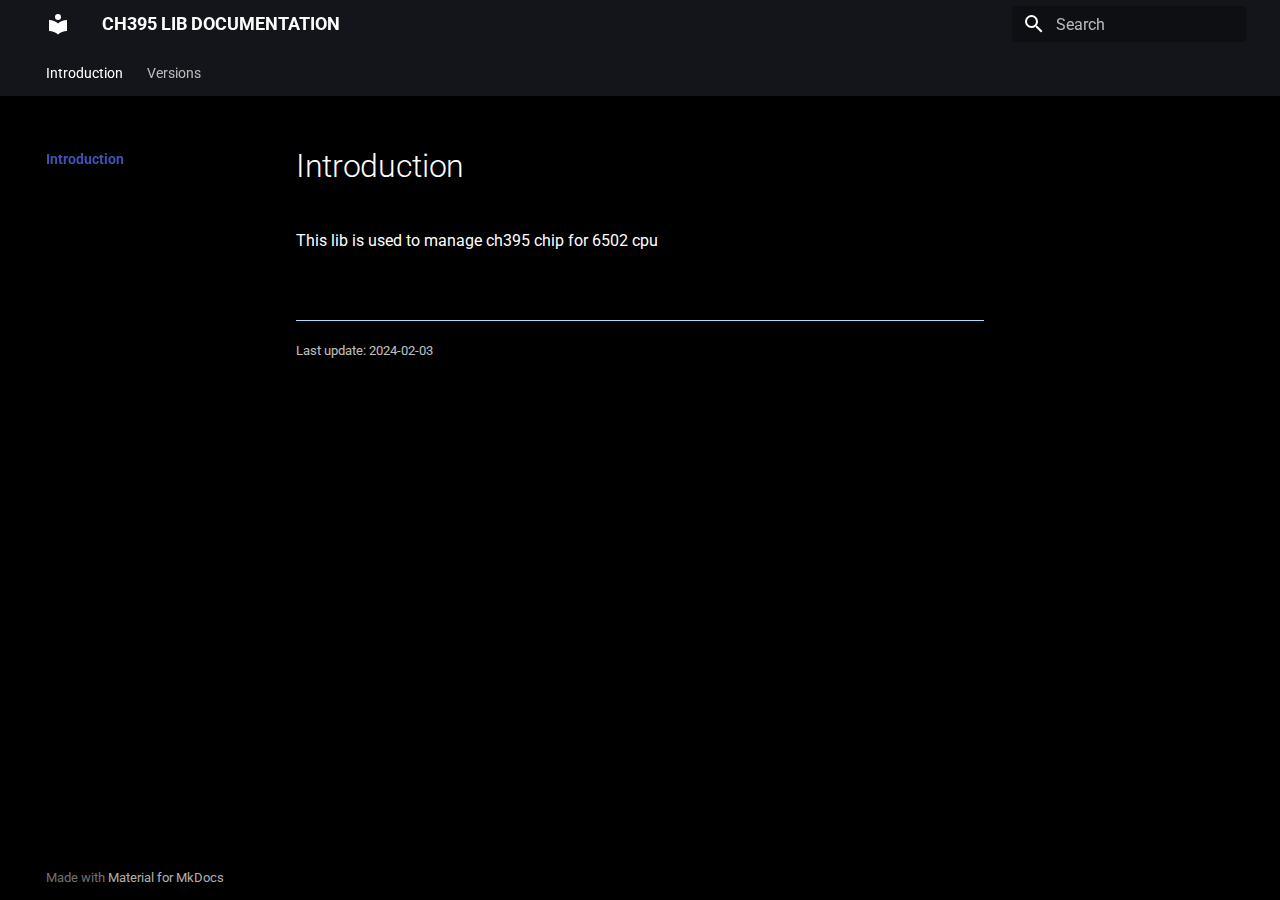
<file: docs/api/index.html>
<!doctype html>
<html lang="en" class="no-js">
  <head>
    
      <meta charset="utf-8">
      <meta name="viewport" content="width=device-width,initial-scale=1">
      
      
      
      
      
        <link rel="next" href="2024.2/assembly/">
      
      
      <link rel="icon" href="assets/images/favicon.png">
      <meta name="generator" content="mkdocs-1.5.3, mkdocs-material-9.4.0">
    
    
      
        <title>CH395 LIB DOCUMENTATION</title>
      
    
    
      <link rel="stylesheet" href="assets/stylesheets/main.9f615399.min.css">
      
        
        <link rel="stylesheet" href="assets/stylesheets/palette.649f08f9.min.css">
      
      


    
    
      
    
    
      
        
        
        <link rel="preconnect" href="https://fonts.gstatic.com" crossorigin>
        <link rel="stylesheet" href="https://fonts.googleapis.com/css?family=Roboto:300,300i,400,400i,700,700i%7CRoboto+Mono:400,400i,700,700i&display=fallback">
        <style>:root{--md-text-font:"Roboto";--md-code-font:"Roboto Mono"}</style>
      
    
    
      <link rel="stylesheet" href="stylesheets/extra.css">
    
    <script>__md_scope=new URL(".",location),__md_hash=e=>[...e].reduce((e,_)=>(e<<5)-e+_.charCodeAt(0),0),__md_get=(e,_=localStorage,t=__md_scope)=>JSON.parse(_.getItem(t.pathname+"."+e)),__md_set=(e,_,t=localStorage,a=__md_scope)=>{try{t.setItem(a.pathname+"."+e,JSON.stringify(_))}catch(e){}}</script>
    
      

    
    
    
  </head>
  
  
    
    
    
    
    
    <body dir="ltr" data-md-color-scheme="default" data-md-color-primary="black" data-md-color-accent="indigo">
  
    
    
    <input class="md-toggle" data-md-toggle="drawer" type="checkbox" id="__drawer" autocomplete="off">
    <input class="md-toggle" data-md-toggle="search" type="checkbox" id="__search" autocomplete="off">
    <label class="md-overlay" for="__drawer"></label>
    <div data-md-component="skip">
      
    </div>
    <div data-md-component="announce">
      
    </div>
    
    
      

<header class="md-header" data-md-component="header">
  <nav class="md-header__inner md-grid" aria-label="Header">
    <a href="." title="CH395 LIB DOCUMENTATION" class="md-header__button md-logo" aria-label="CH395 LIB DOCUMENTATION" data-md-component="logo">
      
  
  <svg xmlns="http://www.w3.org/2000/svg" viewBox="0 0 24 24"><path d="M12 8a3 3 0 0 0 3-3 3 3 0 0 0-3-3 3 3 0 0 0-3 3 3 3 0 0 0 3 3m0 3.54C9.64 9.35 6.5 8 3 8v11c3.5 0 6.64 1.35 9 3.54 2.36-2.19 5.5-3.54 9-3.54V8c-3.5 0-6.64 1.35-9 3.54Z"/></svg>

    </a>
    <label class="md-header__button md-icon" for="__drawer">
      
      <svg xmlns="http://www.w3.org/2000/svg" viewBox="0 0 24 24"><path d="M3 6h18v2H3V6m0 5h18v2H3v-2m0 5h18v2H3v-2Z"/></svg>
    </label>
    <div class="md-header__title" data-md-component="header-title">
      <div class="md-header__ellipsis">
        <div class="md-header__topic">
          <span class="md-ellipsis">
            CH395 LIB DOCUMENTATION
          </span>
        </div>
        <div class="md-header__topic" data-md-component="header-topic">
          <span class="md-ellipsis">
            
              Introduction
            
          </span>
        </div>
      </div>
    </div>
    
      
    
    
    
      <label class="md-header__button md-icon" for="__search">
        
        <svg xmlns="http://www.w3.org/2000/svg" viewBox="0 0 24 24"><path d="M9.5 3A6.5 6.5 0 0 1 16 9.5c0 1.61-.59 3.09-1.56 4.23l.27.27h.79l5 5-1.5 1.5-5-5v-.79l-.27-.27A6.516 6.516 0 0 1 9.5 16 6.5 6.5 0 0 1 3 9.5 6.5 6.5 0 0 1 9.5 3m0 2C7 5 5 7 5 9.5S7 14 9.5 14 14 12 14 9.5 12 5 9.5 5Z"/></svg>
      </label>
      <div class="md-search" data-md-component="search" role="dialog">
  <label class="md-search__overlay" for="__search"></label>
  <div class="md-search__inner" role="search">
    <form class="md-search__form" name="search">
      <input type="text" class="md-search__input" name="query" aria-label="Search" placeholder="Search" autocapitalize="off" autocorrect="off" autocomplete="off" spellcheck="false" data-md-component="search-query" required>
      <label class="md-search__icon md-icon" for="__search">
        
        <svg xmlns="http://www.w3.org/2000/svg" viewBox="0 0 24 24"><path d="M9.5 3A6.5 6.5 0 0 1 16 9.5c0 1.61-.59 3.09-1.56 4.23l.27.27h.79l5 5-1.5 1.5-5-5v-.79l-.27-.27A6.516 6.516 0 0 1 9.5 16 6.5 6.5 0 0 1 3 9.5 6.5 6.5 0 0 1 9.5 3m0 2C7 5 5 7 5 9.5S7 14 9.5 14 14 12 14 9.5 12 5 9.5 5Z"/></svg>
        
        <svg xmlns="http://www.w3.org/2000/svg" viewBox="0 0 24 24"><path d="M20 11v2H8l5.5 5.5-1.42 1.42L4.16 12l7.92-7.92L13.5 5.5 8 11h12Z"/></svg>
      </label>
      <nav class="md-search__options" aria-label="Search">
        
        <button type="reset" class="md-search__icon md-icon" title="Clear" aria-label="Clear" tabindex="-1">
          
          <svg xmlns="http://www.w3.org/2000/svg" viewBox="0 0 24 24"><path d="M19 6.41 17.59 5 12 10.59 6.41 5 5 6.41 10.59 12 5 17.59 6.41 19 12 13.41 17.59 19 19 17.59 13.41 12 19 6.41Z"/></svg>
        </button>
      </nav>
      
    </form>
    <div class="md-search__output">
      <div class="md-search__scrollwrap" data-md-scrollfix>
        <div class="md-search-result" data-md-component="search-result">
          <div class="md-search-result__meta">
            Initializing search
          </div>
          <ol class="md-search-result__list" role="presentation"></ol>
        </div>
      </div>
    </div>
  </div>
</div>
    
    
  </nav>
  
</header>
    
    <div class="md-container" data-md-component="container">
      
      
        
          
            
<nav class="md-tabs" aria-label="Tabs" data-md-component="tabs">
  <div class="md-grid">
    <ul class="md-tabs__list">
      
        
  
  
    
  
  
    <li class="md-tabs__item md-tabs__item--active">
      <a href="." class="md-tabs__link">
        
  
    
  
  Introduction

      </a>
    </li>
  

      
        
  
  
  
    
    
      
  
  
  
    
    
      <li class="md-tabs__item">
        <a href="2024.2/assembly/" class="md-tabs__link">
          
  
  Versions

        </a>
      </li>
    
  

    
  

      
    </ul>
  </div>
</nav>
          
        
      
      <main class="md-main" data-md-component="main">
        <div class="md-main__inner md-grid">
          
            
              
              <div class="md-sidebar md-sidebar--primary" data-md-component="sidebar" data-md-type="navigation" >
                <div class="md-sidebar__scrollwrap">
                  <div class="md-sidebar__inner">
                    


  


<nav class="md-nav md-nav--primary md-nav--lifted" aria-label="Navigation" data-md-level="0">
  <label class="md-nav__title" for="__drawer">
    <a href="." title="CH395 LIB DOCUMENTATION" class="md-nav__button md-logo" aria-label="CH395 LIB DOCUMENTATION" data-md-component="logo">
      
  
  <svg xmlns="http://www.w3.org/2000/svg" viewBox="0 0 24 24"><path d="M12 8a3 3 0 0 0 3-3 3 3 0 0 0-3-3 3 3 0 0 0-3 3 3 3 0 0 0 3 3m0 3.54C9.64 9.35 6.5 8 3 8v11c3.5 0 6.64 1.35 9 3.54 2.36-2.19 5.5-3.54 9-3.54V8c-3.5 0-6.64 1.35-9 3.54Z"/></svg>

    </a>
    CH395 LIB DOCUMENTATION
  </label>
  
  <ul class="md-nav__list" data-md-scrollfix>
    
      
      
  
  
    
  
  
    <li class="md-nav__item md-nav__item--active">
      
      <input class="md-nav__toggle md-toggle" type="checkbox" id="__toc">
      
      
      
      <a href="." class="md-nav__link md-nav__link--active">
        
  
  <span class="md-ellipsis">
    Introduction
  </span>
  

      </a>
      
    </li>
  

    
      
      
  
  
  
    
    
    
    <li class="md-nav__item md-nav__item--nested">
      
        
        
        
        
        <input class="md-nav__toggle md-toggle " type="checkbox" id="__nav_2" >
        
          <label class="md-nav__link" for="__nav_2" id="__nav_2_label" tabindex="0">
            
  
  <span class="md-ellipsis">
    Versions
  </span>
  

            <span class="md-nav__icon md-icon"></span>
          </label>
        
        <nav class="md-nav" data-md-level="1" aria-labelledby="__nav_2_label" aria-expanded="false">
          <label class="md-nav__title" for="__nav_2">
            <span class="md-nav__icon md-icon"></span>
            Versions
          </label>
          <ul class="md-nav__list" data-md-scrollfix>
            
              
                
  
  
  
    
    
    
    <li class="md-nav__item md-nav__item--nested">
      
        
        
        
        
        <input class="md-nav__toggle md-toggle " type="checkbox" id="__nav_2_1" >
        
          <label class="md-nav__link" for="__nav_2_1" id="__nav_2_1_label" tabindex="0">
            
  
  <span class="md-ellipsis">
    2024.2
  </span>
  

            <span class="md-nav__icon md-icon"></span>
          </label>
        
        <nav class="md-nav" data-md-level="2" aria-labelledby="__nav_2_1_label" aria-expanded="false">
          <label class="md-nav__title" for="__nav_2_1">
            <span class="md-nav__icon md-icon"></span>
            2024.2
          </label>
          <ul class="md-nav__list" data-md-scrollfix>
            
              
                
  
  
  
    <li class="md-nav__item">
      <a href="2024.2/assembly/" class="md-nav__link">
        
  
  <span class="md-ellipsis">
    Assembly
  </span>
  

      </a>
    </li>
  

              
            
              
                
  
  
  
    <li class="md-nav__item">
      <a href="2024.2/c/" class="md-nav__link">
        
  
  <span class="md-ellipsis">
    C
  </span>
  

      </a>
    </li>
  

              
            
          </ul>
        </nav>
      
    </li>
  

              
            
              
                
  
  
  
    
    
    
    <li class="md-nav__item md-nav__item--nested">
      
        
        
        
        
        <input class="md-nav__toggle md-toggle " type="checkbox" id="__nav_2_2" >
        
          <label class="md-nav__link" for="__nav_2_2" id="__nav_2_2_label" tabindex="0">
            
  
  <span class="md-ellipsis">
    2024.1
  </span>
  

            <span class="md-nav__icon md-icon"></span>
          </label>
        
        <nav class="md-nav" data-md-level="2" aria-labelledby="__nav_2_2_label" aria-expanded="false">
          <label class="md-nav__title" for="__nav_2_2">
            <span class="md-nav__icon md-icon"></span>
            2024.1
          </label>
          <ul class="md-nav__list" data-md-scrollfix>
            
              
                
  
  
  
    <li class="md-nav__item">
      <a href="2024.1/assembly/" class="md-nav__link">
        
  
  <span class="md-ellipsis">
    Assembly
  </span>
  

      </a>
    </li>
  

              
            
              
                
  
  
  
    <li class="md-nav__item">
      <a href="2024.1/c/" class="md-nav__link">
        
  
  <span class="md-ellipsis">
    C
  </span>
  

      </a>
    </li>
  

              
            
          </ul>
        </nav>
      
    </li>
  

              
            
          </ul>
        </nav>
      
    </li>
  

    
  </ul>
</nav>
                  </div>
                </div>
              </div>
            
            
              
              <div class="md-sidebar md-sidebar--secondary" data-md-component="sidebar" data-md-type="toc" >
                <div class="md-sidebar__scrollwrap">
                  <div class="md-sidebar__inner">
                    

<nav class="md-nav md-nav--secondary" aria-label="Table of contents">
  
  
  
  
</nav>
                  </div>
                </div>
              </div>
            
          
          
            <div class="md-content" data-md-component="content">
              <article class="md-content__inner md-typeset">
                
                  


  <h1>Introduction</h1>

<p>This lib is used to manage ch395 chip for 6502 cpu</p>

  <hr>
<div class="md-source-file">
  <small>
    
      Last update:
      2024-02-03
    
  </small>
</div>





                
              </article>
            </div>
          
          
  <script>var tabs=__md_get("__tabs");if(Array.isArray(tabs))e:for(var set of document.querySelectorAll(".tabbed-set")){var tab,labels=set.querySelector(".tabbed-labels");for(tab of tabs)for(var label of labels.getElementsByTagName("label"))if(label.innerText.trim()===tab){var input=document.getElementById(label.htmlFor);input.checked=!0;continue e}}</script>

        </div>
        
          <button type="button" class="md-top md-icon" data-md-component="top" hidden>
            
            <svg xmlns="http://www.w3.org/2000/svg" viewBox="0 0 24 24"><path d="M13 20h-2V8l-5.5 5.5-1.42-1.42L12 4.16l7.92 7.92-1.42 1.42L13 8v12Z"/></svg>
            Back to top
          </button>
        
      </main>
      
        <footer class="md-footer">
  
  <div class="md-footer-meta md-typeset">
    <div class="md-footer-meta__inner md-grid">
      <div class="md-copyright">
  
  
    Made with
    <a href="https://squidfunk.github.io/mkdocs-material/" target="_blank" rel="noopener">
      Material for MkDocs
    </a>
  
</div>
      
    </div>
  </div>
</footer>
      
    </div>
    <div class="md-dialog" data-md-component="dialog">
      <div class="md-dialog__inner md-typeset"></div>
    </div>
    
    <script id="__config" type="application/json">{"base": ".", "features": ["navigation.tabs", "navigation.top", "content.tabs.link"], "search": "assets/javascripts/workers/search.a264c092.min.js", "translations": {"clipboard.copied": "Copied to clipboard", "clipboard.copy": "Copy to clipboard", "search.result.more.one": "1 more on this page", "search.result.more.other": "# more on this page", "search.result.none": "No matching documents", "search.result.one": "1 matching document", "search.result.other": "# matching documents", "search.result.placeholder": "Type to start searching", "search.result.term.missing": "Missing", "select.version": "Select version"}}</script>
    
    
      <script src="assets/javascripts/bundle.4e0fa4ba.min.js"></script>
      
    
  </body>
</html>
</file>
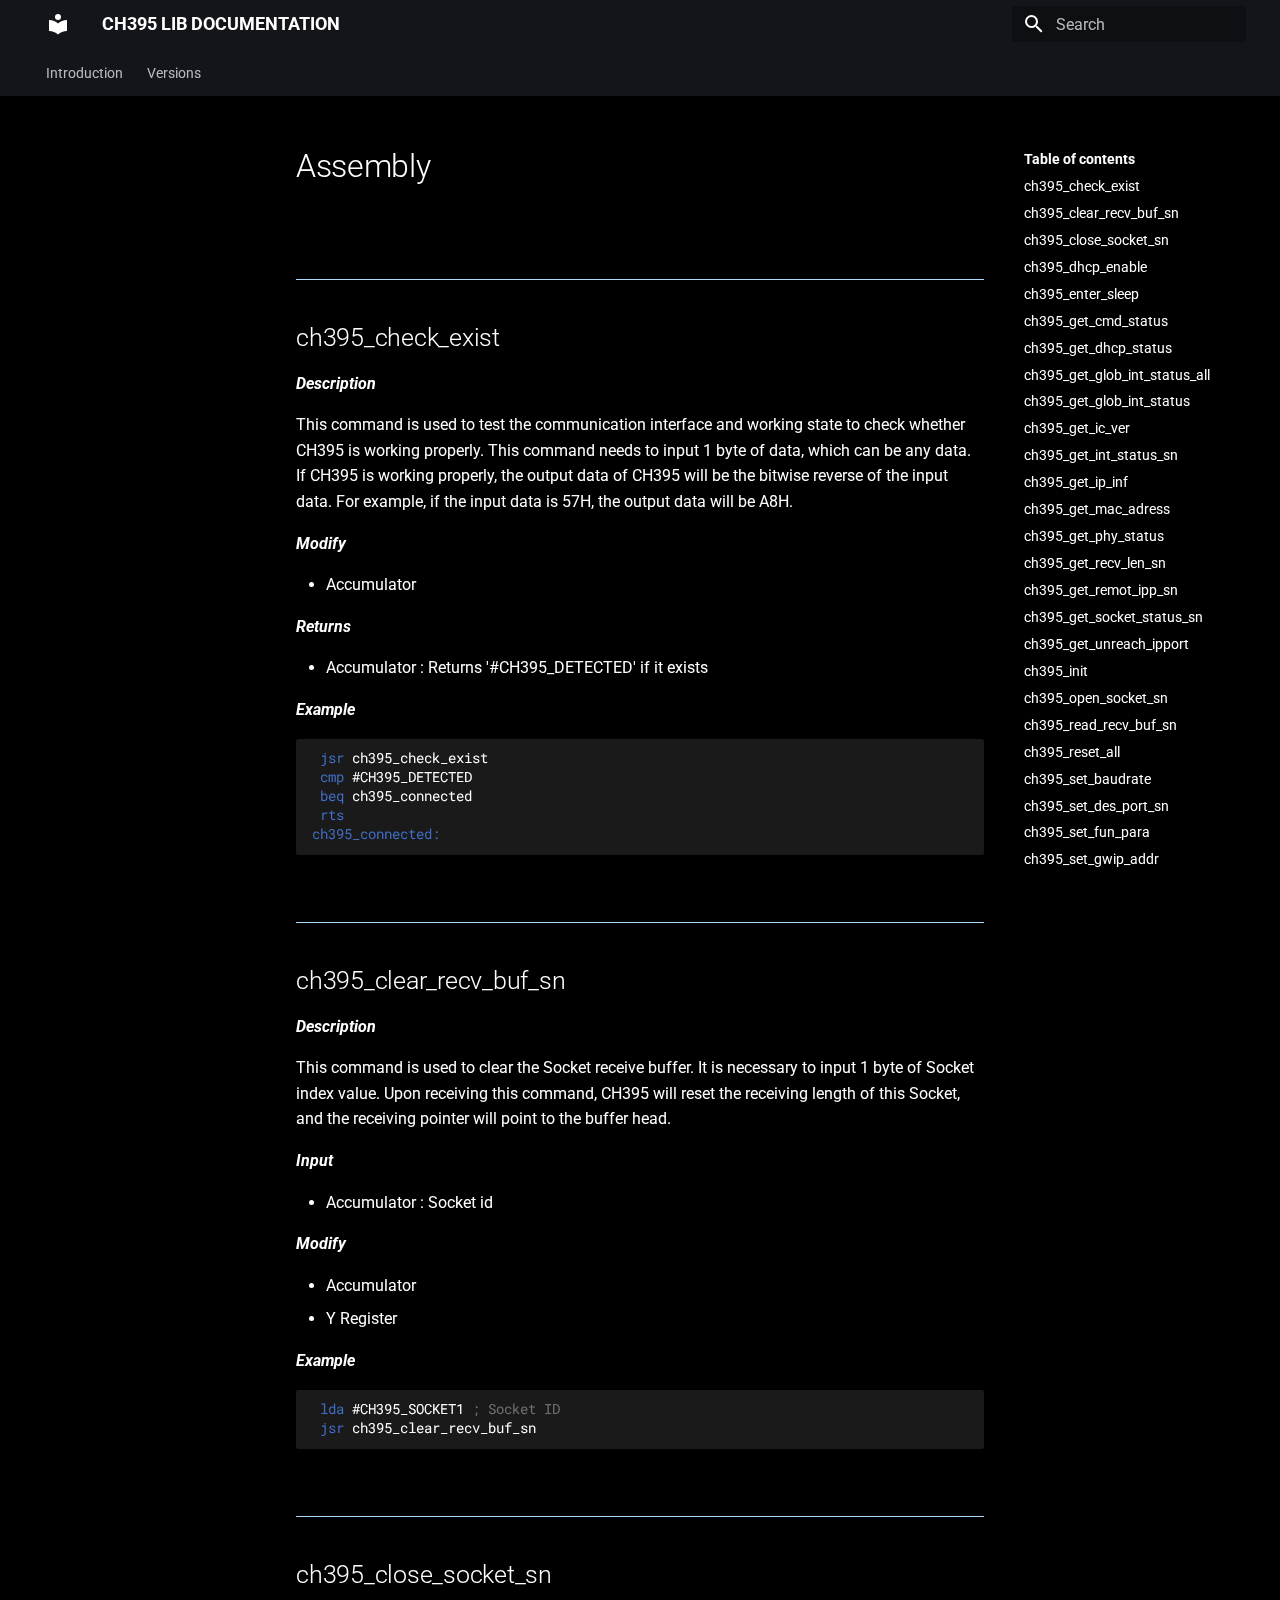
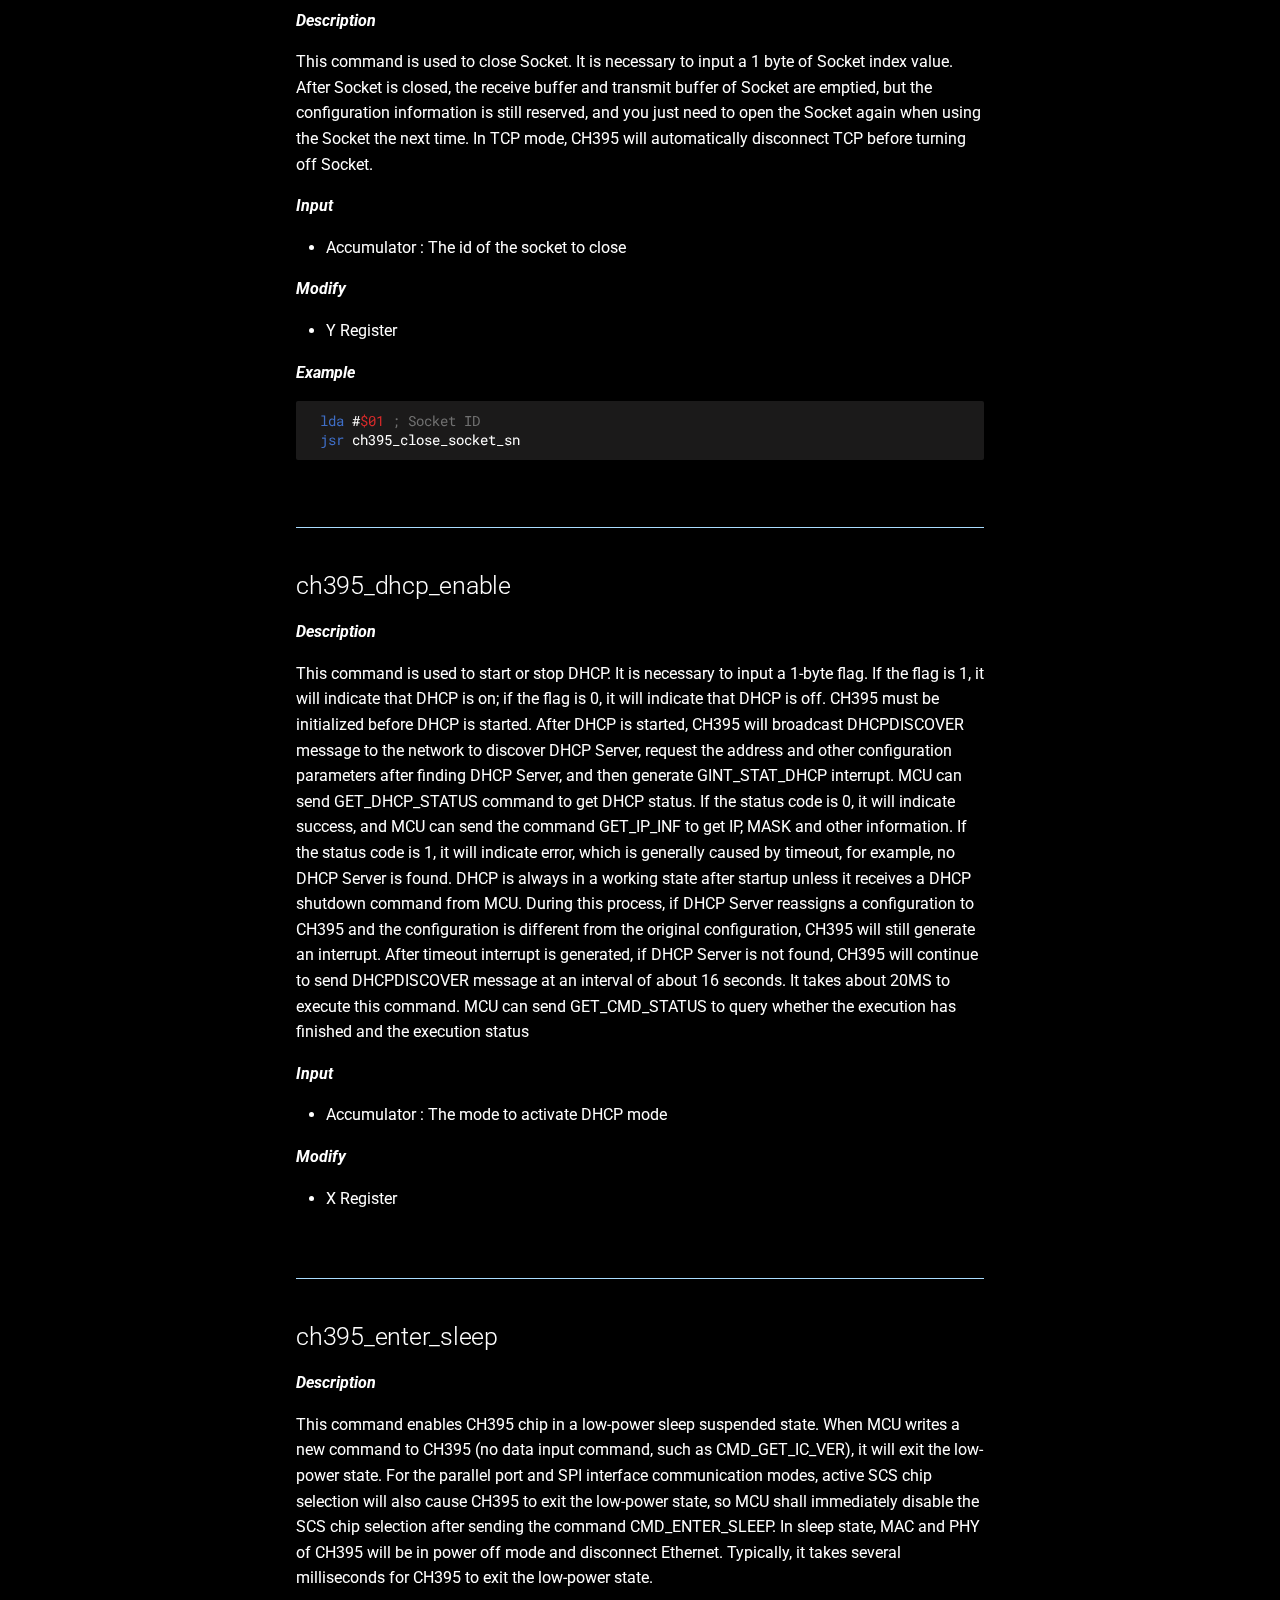
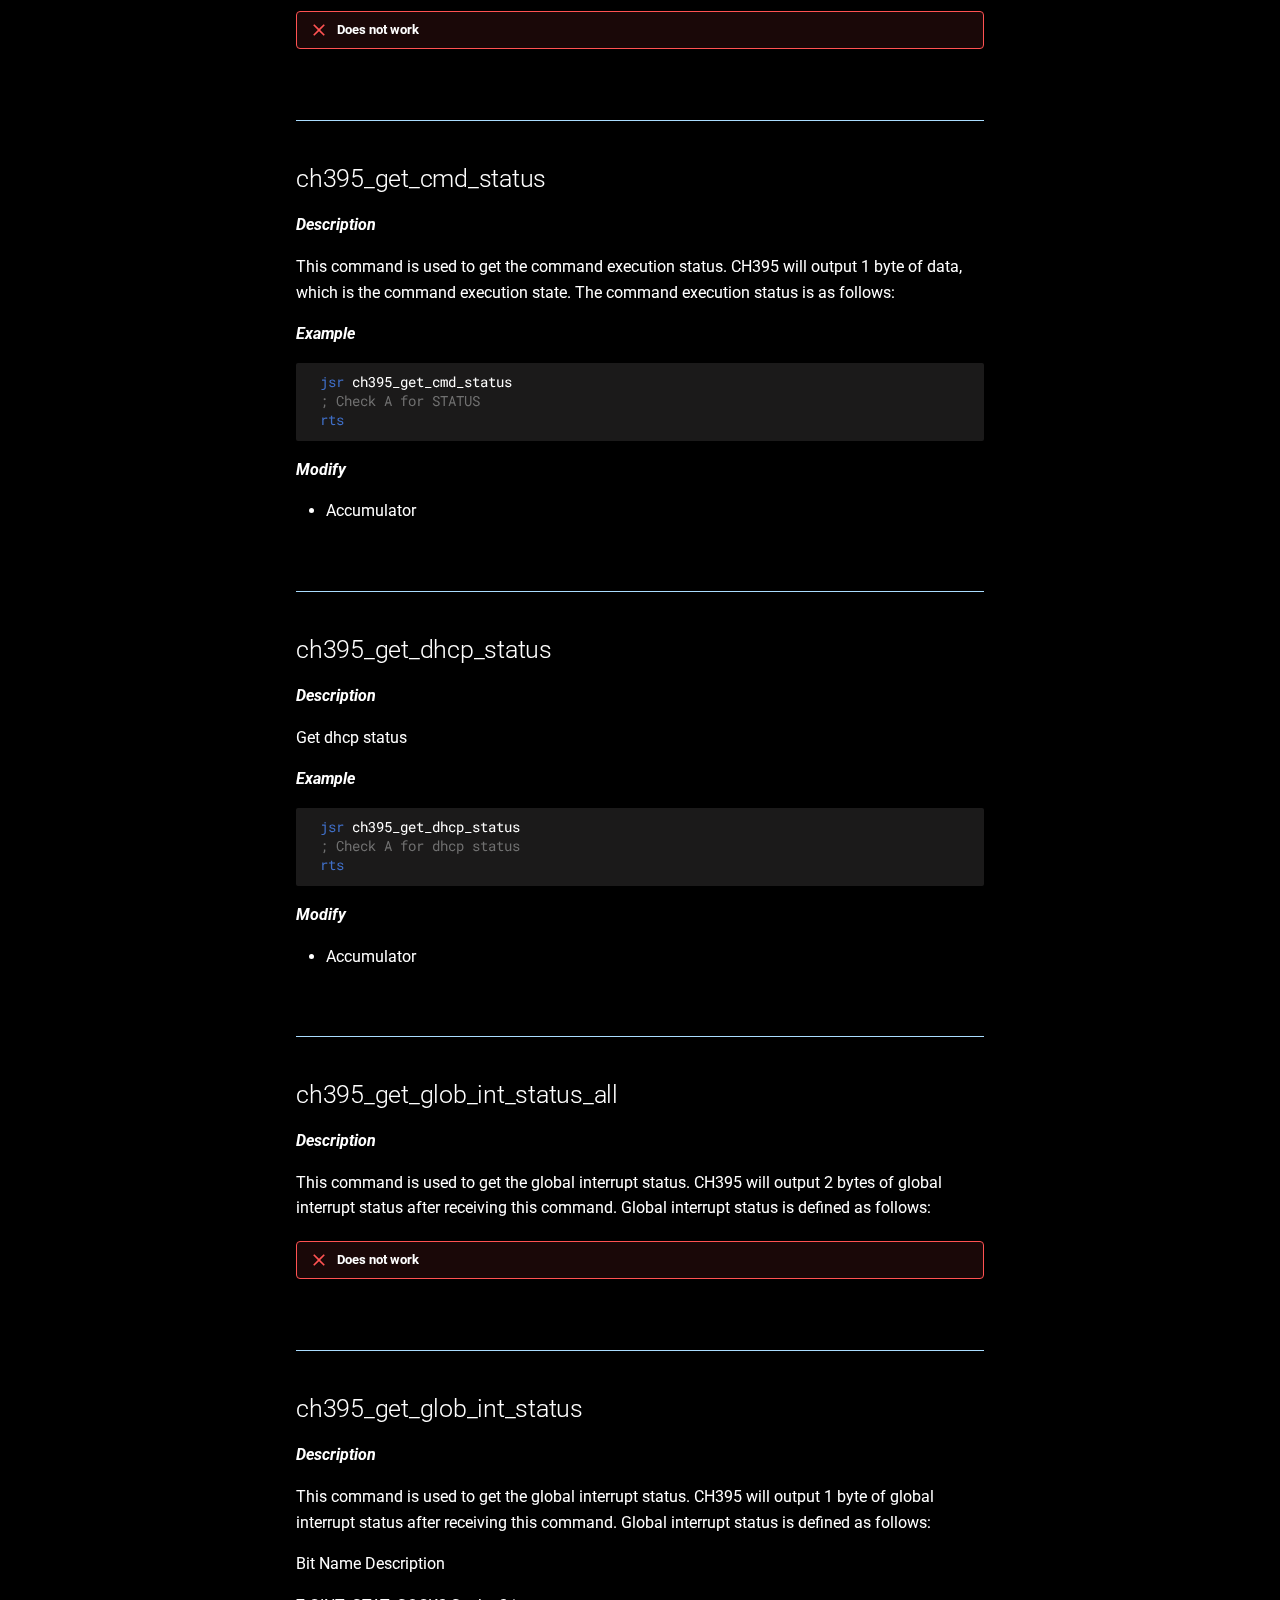
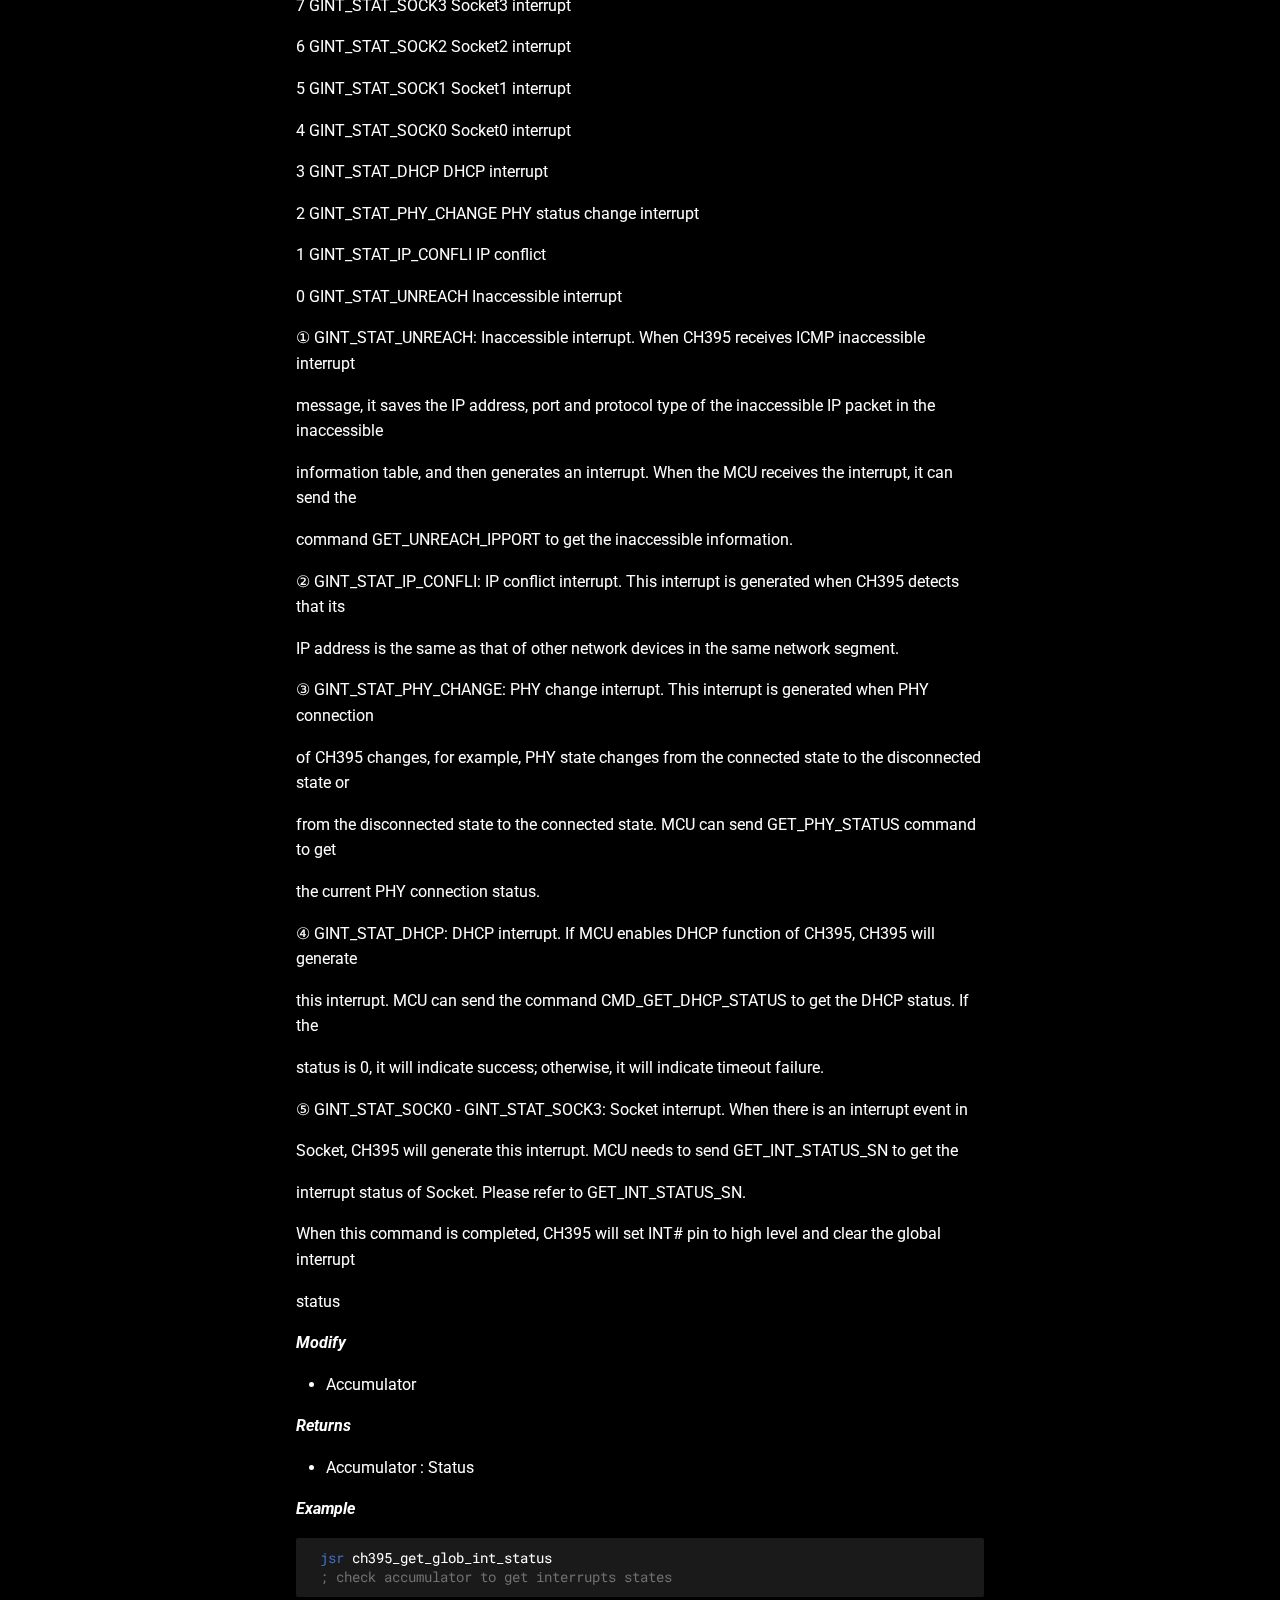
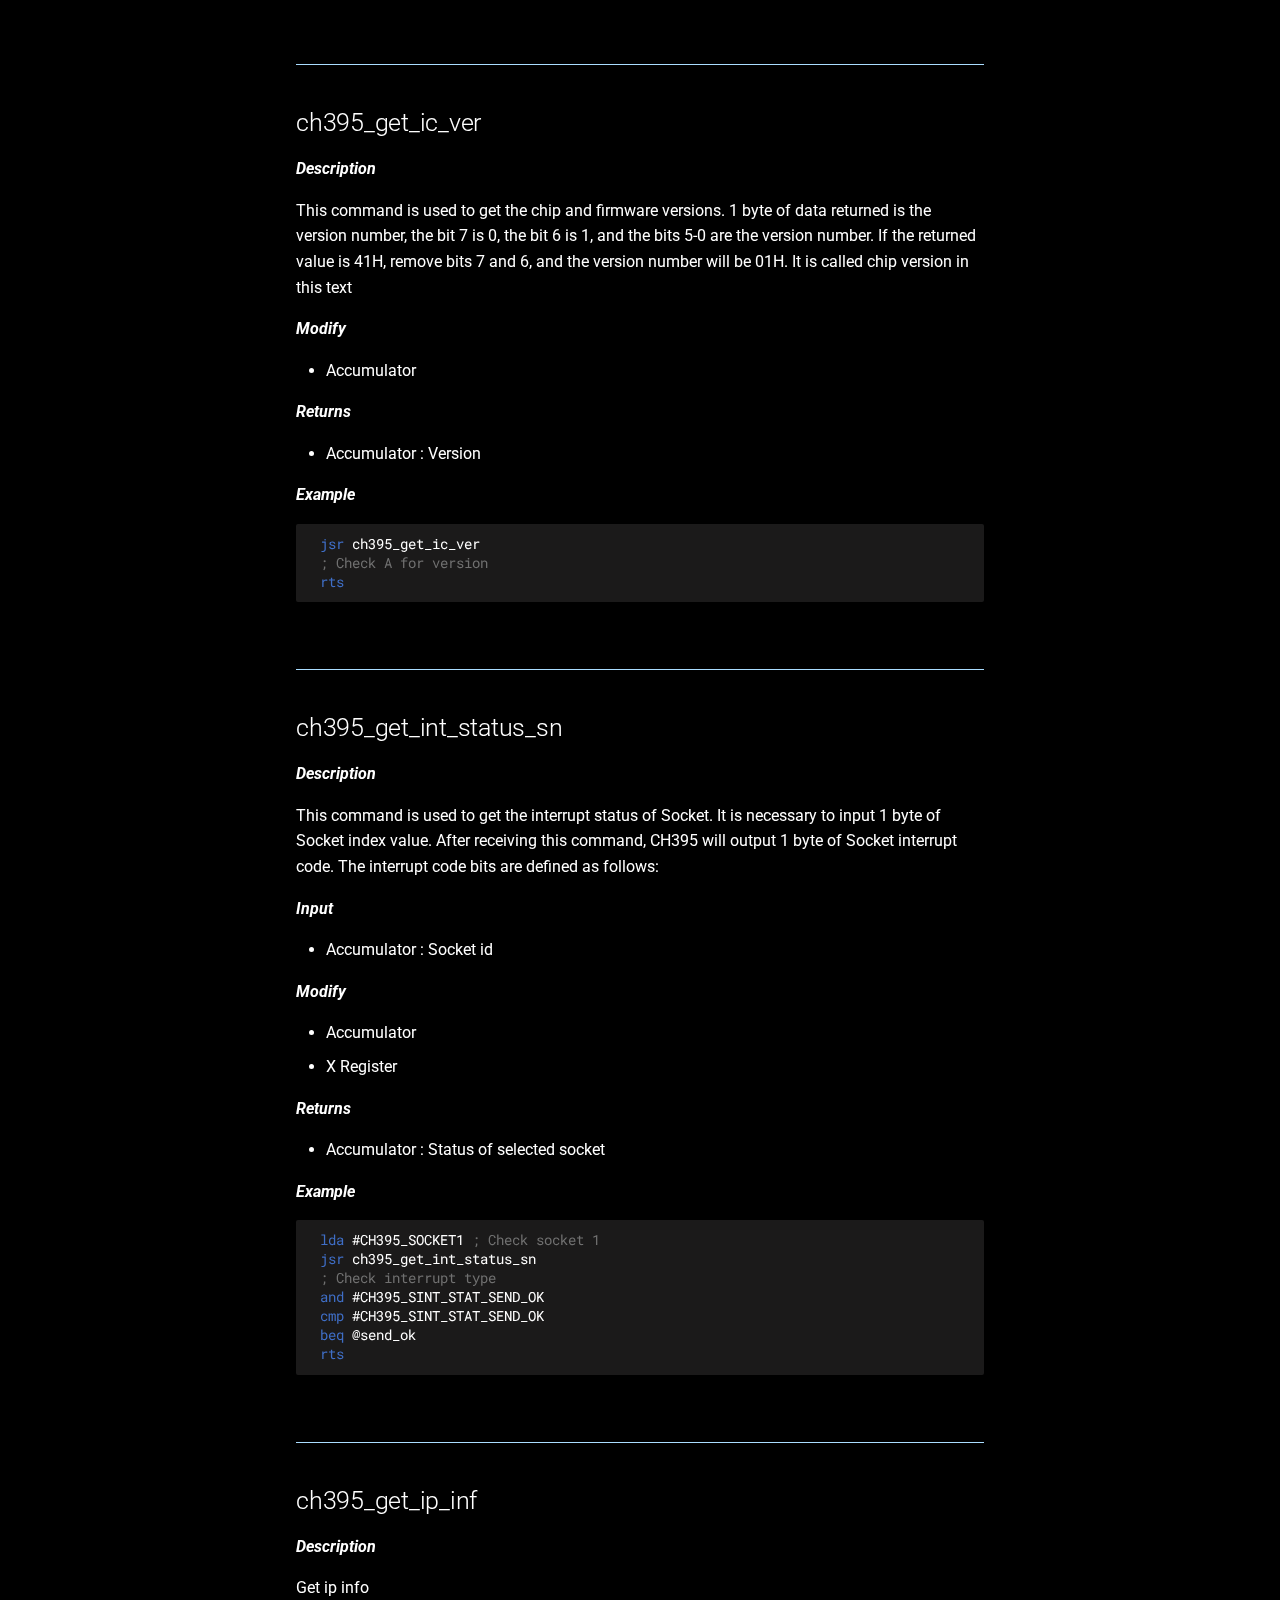
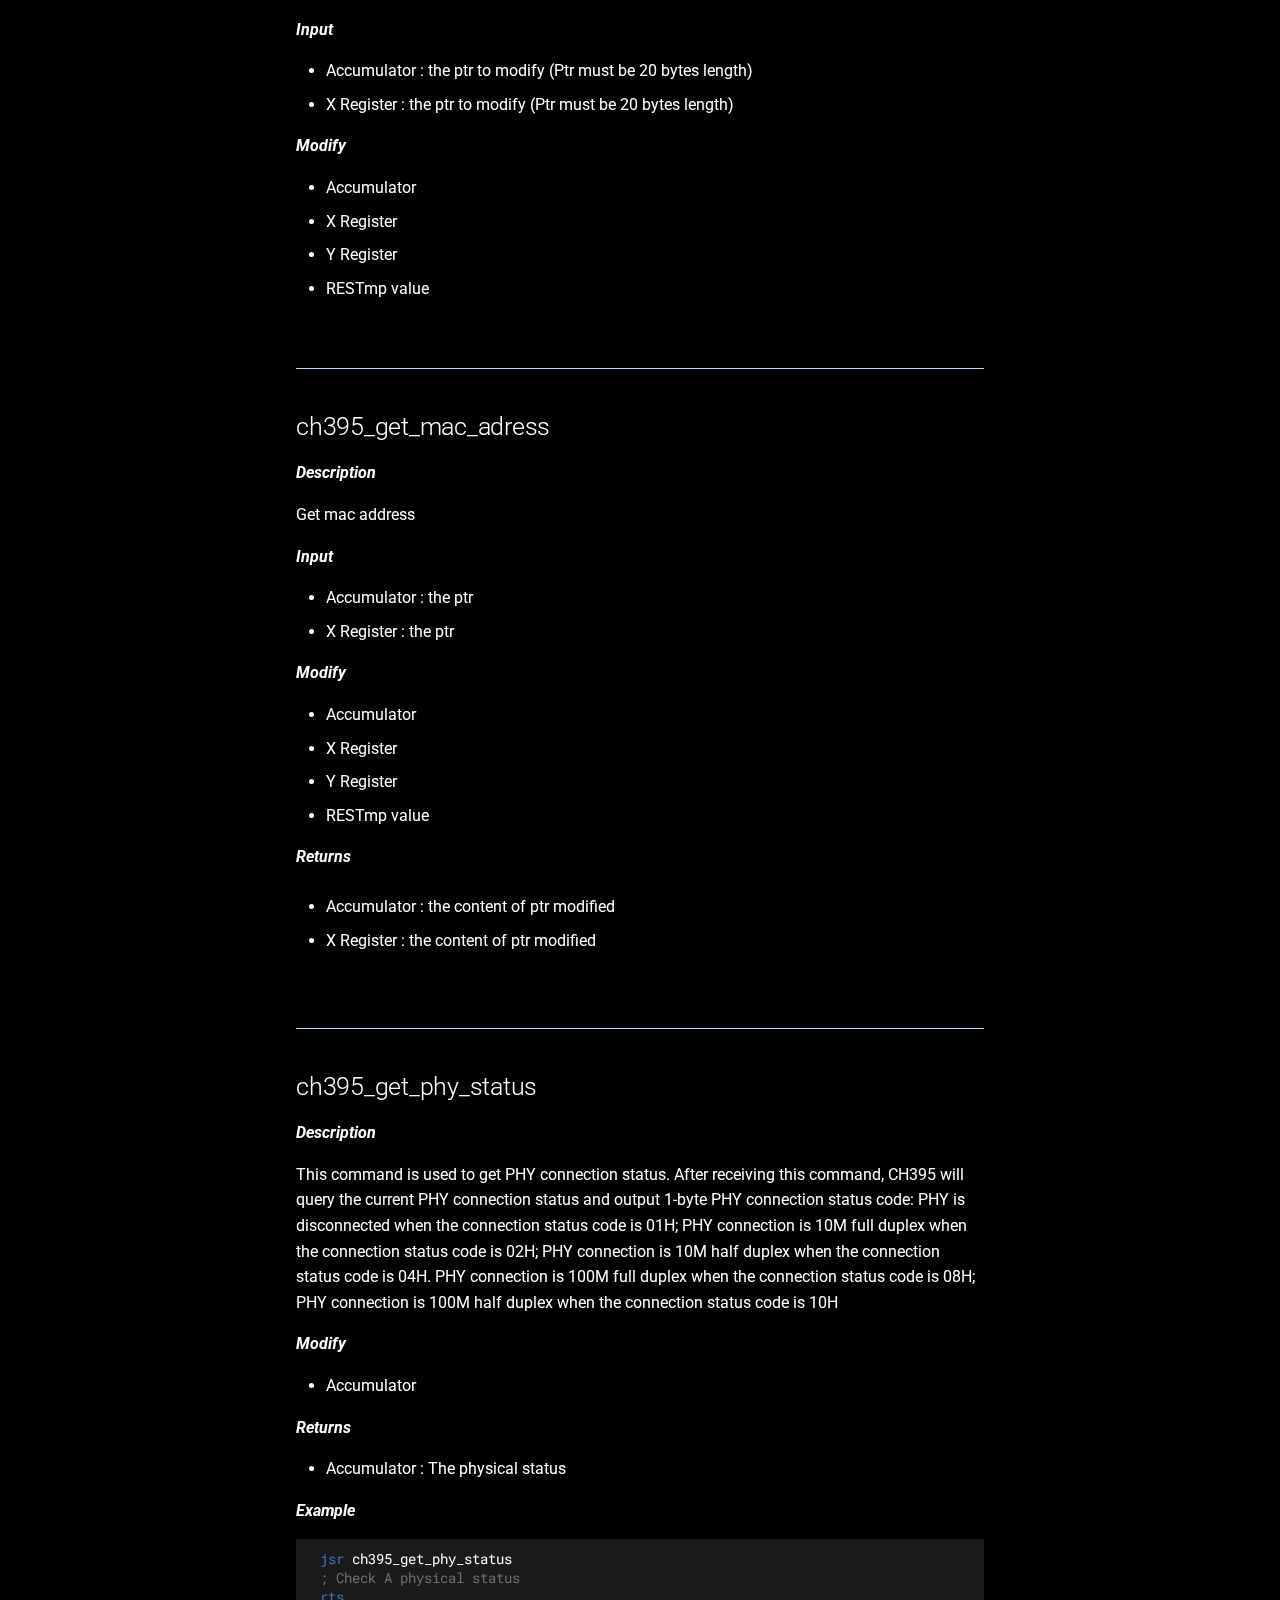
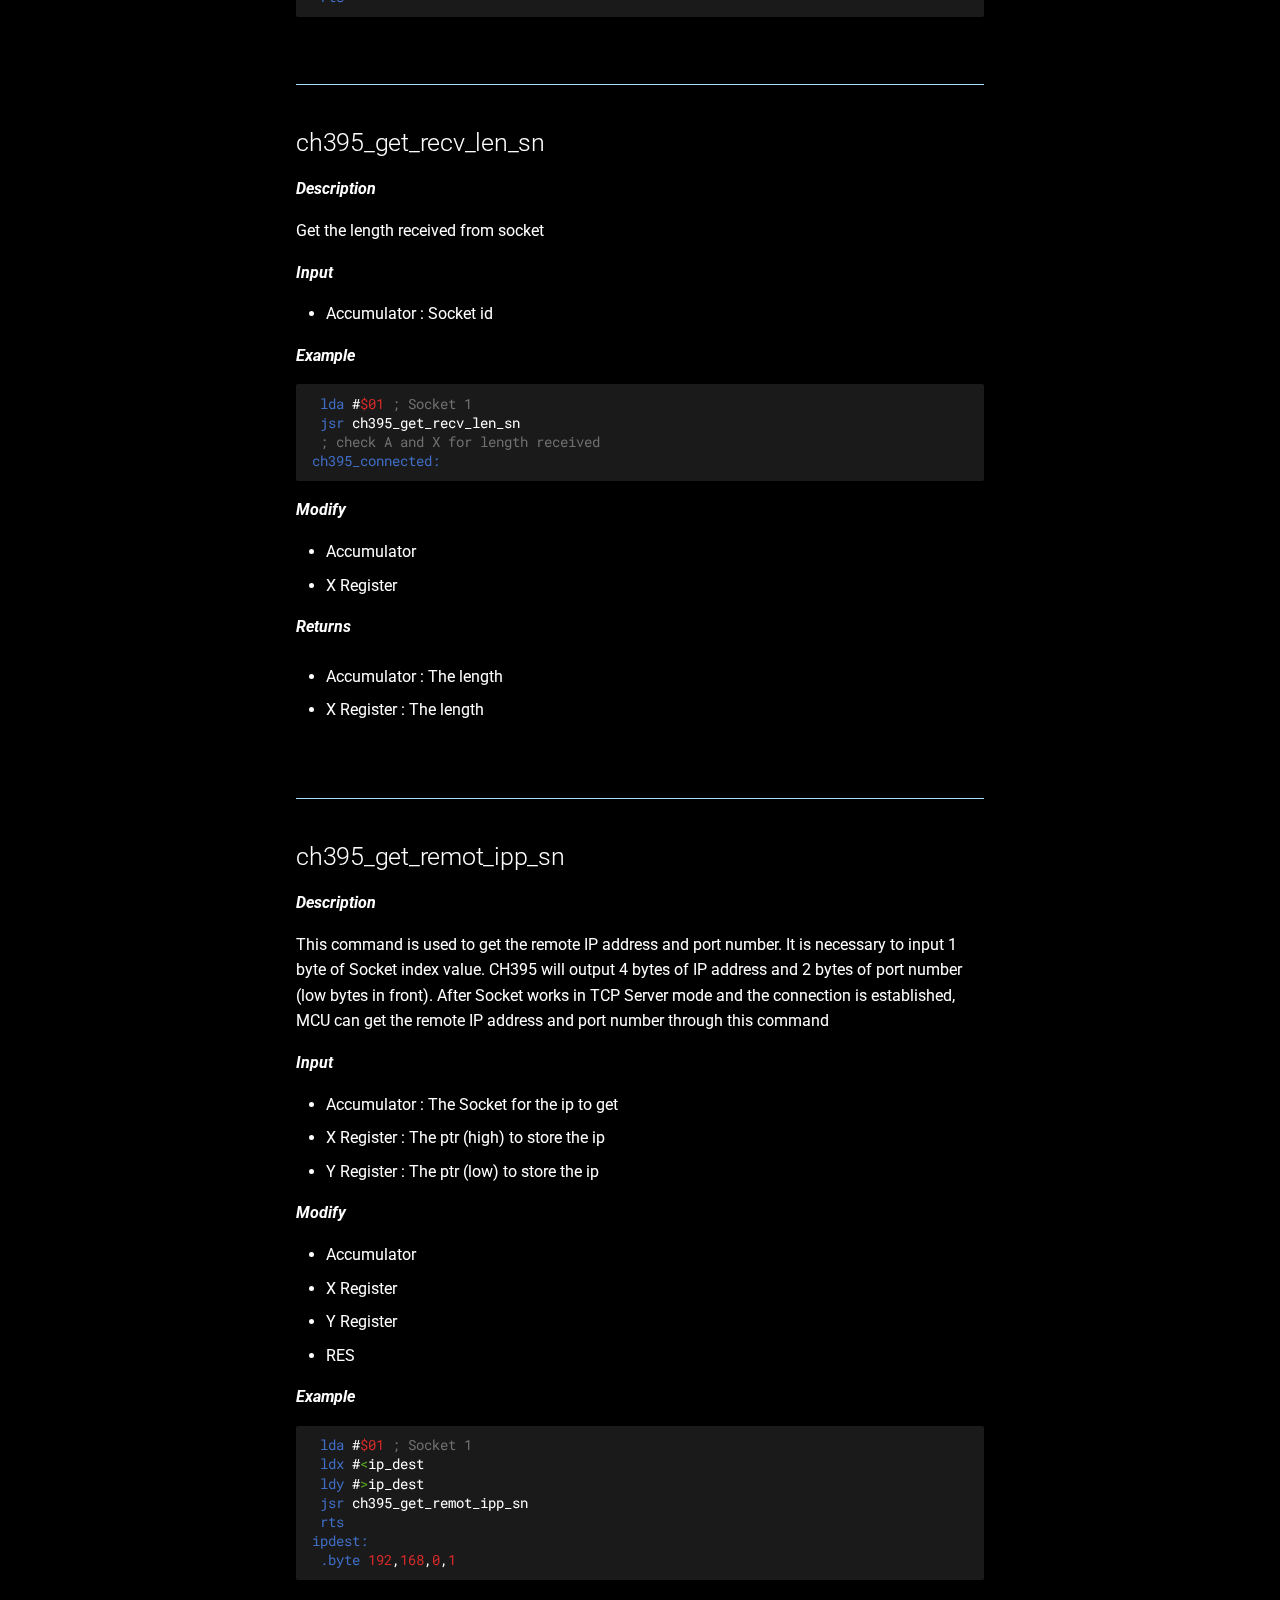
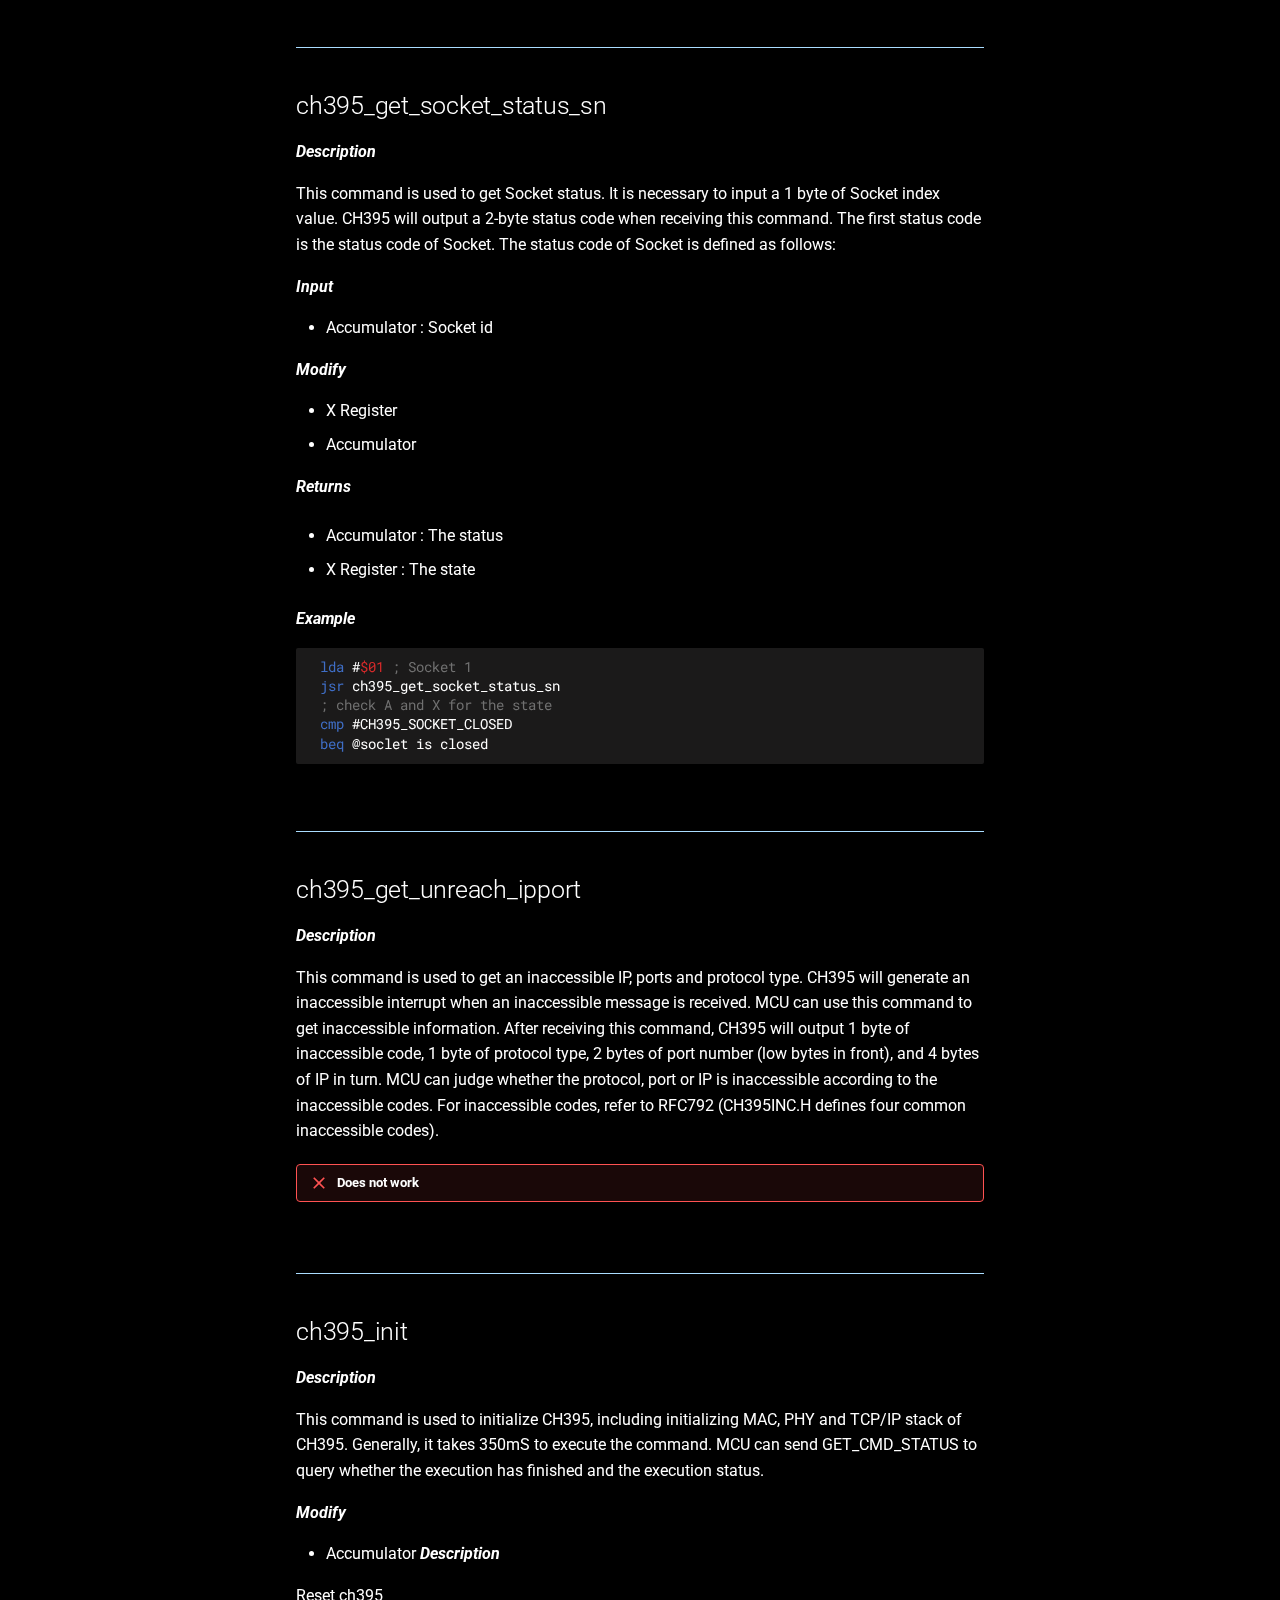
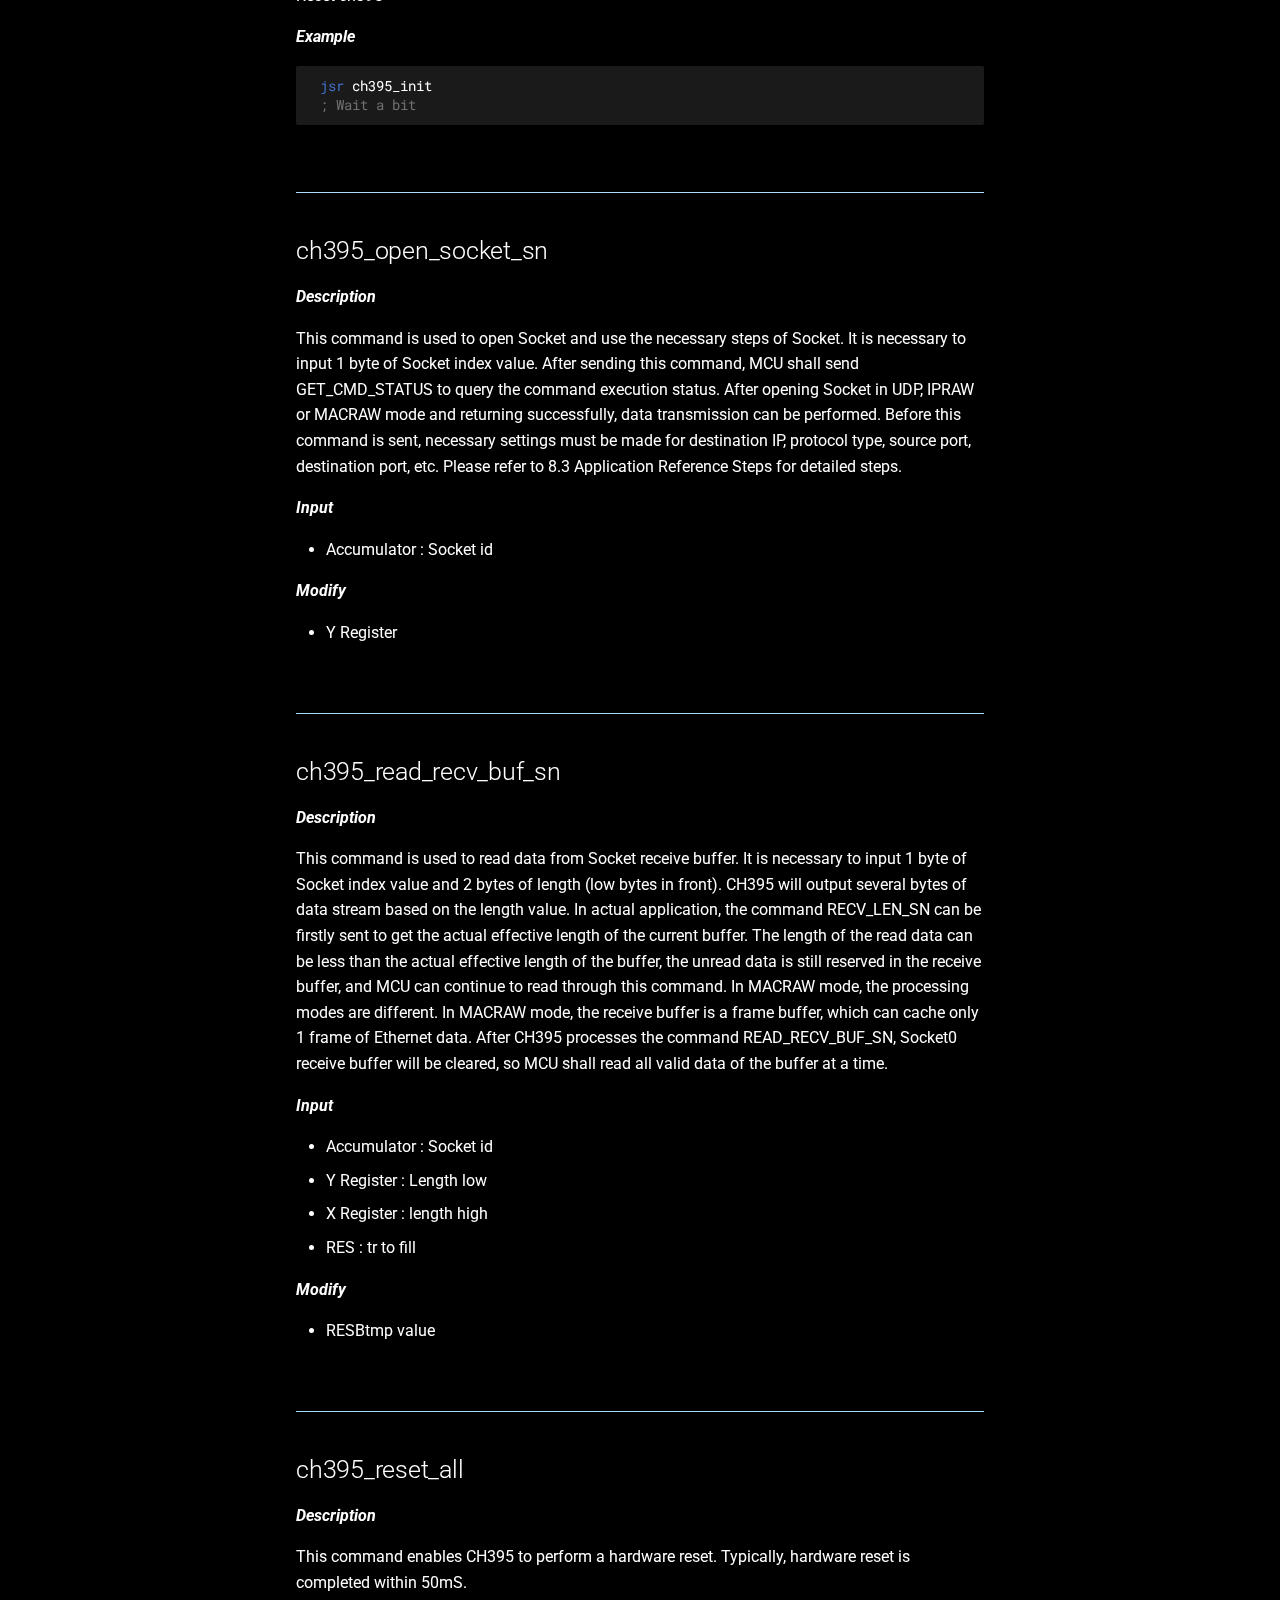
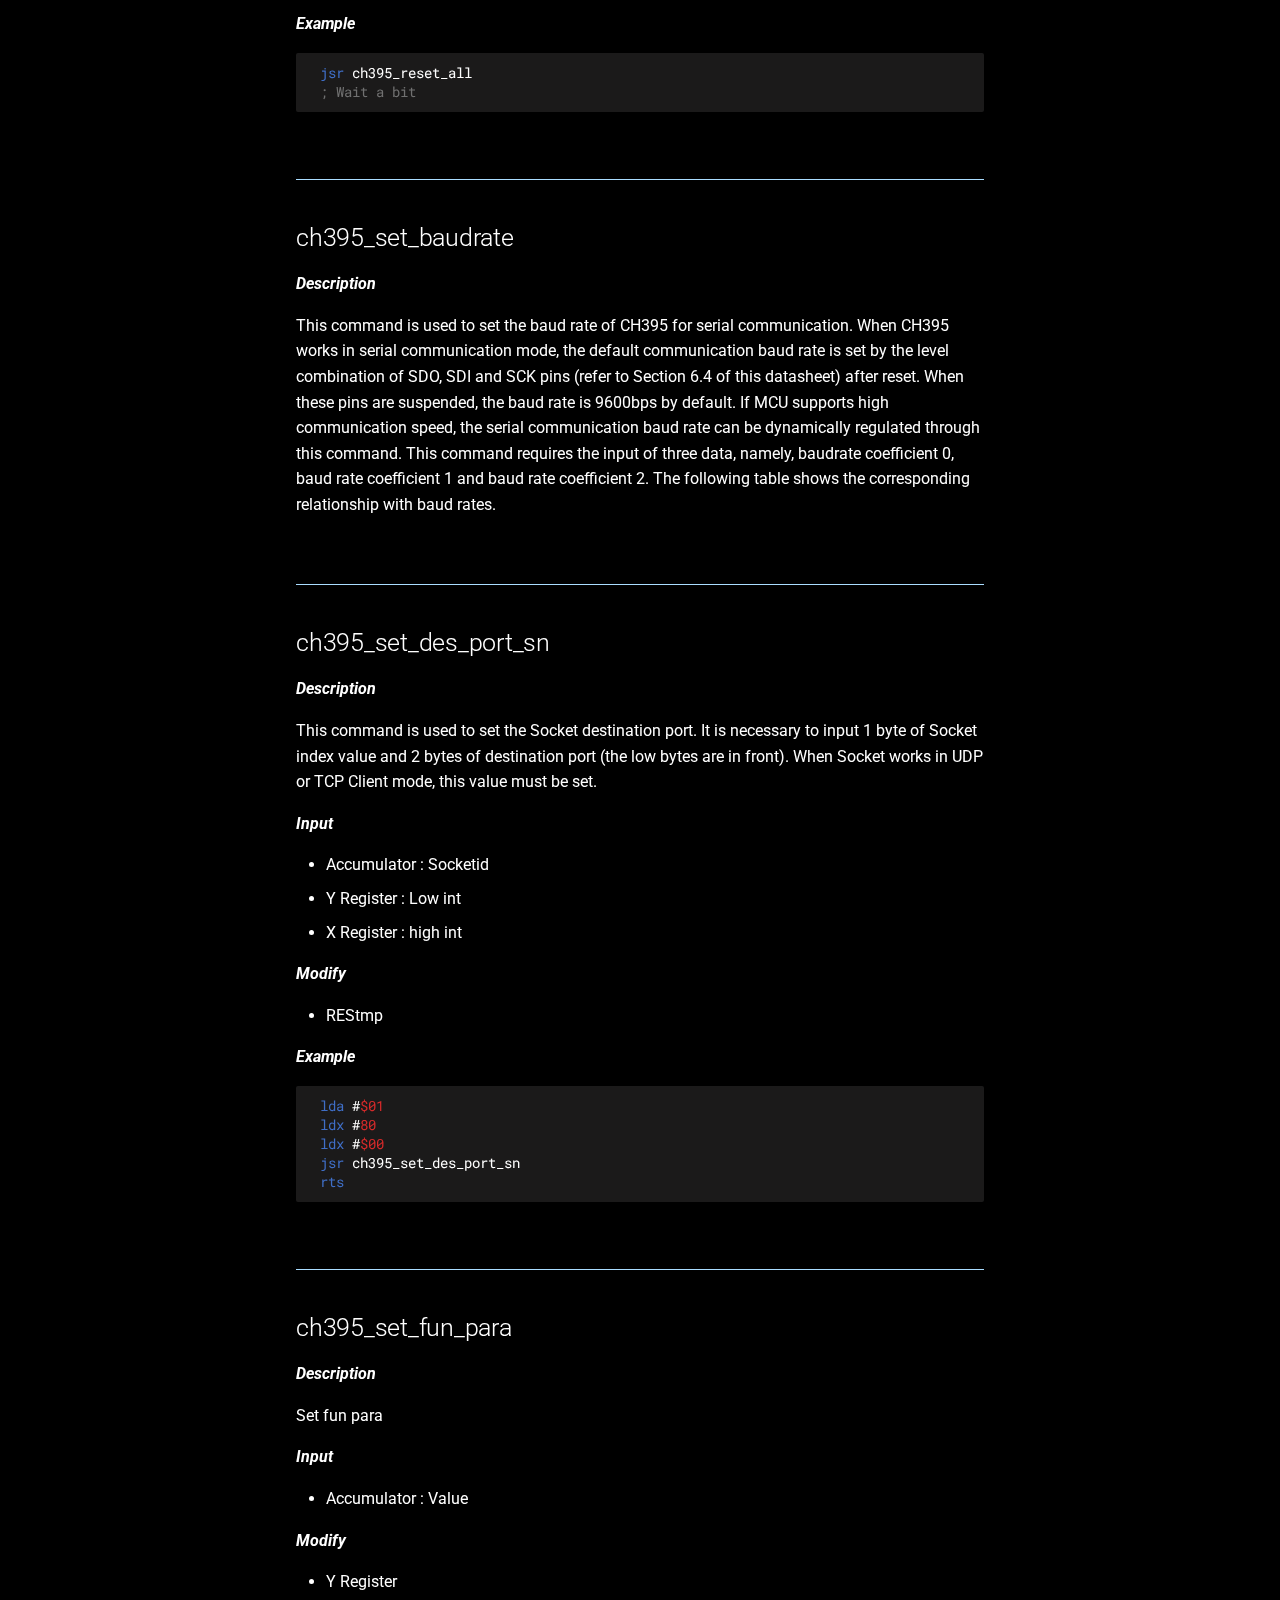
<file: docs/api/assembly/index.html>
<!doctype html>
<html lang="en" class="no-js">
  <head>
    
      <meta charset="utf-8">
      <meta name="viewport" content="width=device-width,initial-scale=1">
      
      
      
      
      
      
      <link rel="icon" href="../assets/images/favicon.png">
      <meta name="generator" content="mkdocs-1.5.3, mkdocs-material-9.4.0">
    
    
      
        <title>Assembly - CH395 LIB DOCUMENTATION</title>
      
    
    
      <link rel="stylesheet" href="../assets/stylesheets/main.9f615399.min.css">
      
        
        <link rel="stylesheet" href="../assets/stylesheets/palette.649f08f9.min.css">
      
      


    
    
      
    
    
      
        
        
        <link rel="preconnect" href="https://fonts.gstatic.com" crossorigin>
        <link rel="stylesheet" href="https://fonts.googleapis.com/css?family=Roboto:300,300i,400,400i,700,700i%7CRoboto+Mono:400,400i,700,700i&display=fallback">
        <style>:root{--md-text-font:"Roboto";--md-code-font:"Roboto Mono"}</style>
      
    
    
      <link rel="stylesheet" href="../stylesheets/extra.css">
    
    <script>__md_scope=new URL("..",location),__md_hash=e=>[...e].reduce((e,_)=>(e<<5)-e+_.charCodeAt(0),0),__md_get=(e,_=localStorage,t=__md_scope)=>JSON.parse(_.getItem(t.pathname+"."+e)),__md_set=(e,_,t=localStorage,a=__md_scope)=>{try{t.setItem(a.pathname+"."+e,JSON.stringify(_))}catch(e){}}</script>
    
      

    
    
    
  </head>
  
  
    
    
    
    
    
    <body dir="ltr" data-md-color-scheme="default" data-md-color-primary="black" data-md-color-accent="indigo">
  
    
    
    <input class="md-toggle" data-md-toggle="drawer" type="checkbox" id="__drawer" autocomplete="off">
    <input class="md-toggle" data-md-toggle="search" type="checkbox" id="__search" autocomplete="off">
    <label class="md-overlay" for="__drawer"></label>
    <div data-md-component="skip">
      
        
        <a href="#assembly" class="md-skip">
          Skip to content
        </a>
      
    </div>
    <div data-md-component="announce">
      
    </div>
    
    
      

<header class="md-header" data-md-component="header">
  <nav class="md-header__inner md-grid" aria-label="Header">
    <a href=".." title="CH395 LIB DOCUMENTATION" class="md-header__button md-logo" aria-label="CH395 LIB DOCUMENTATION" data-md-component="logo">
      
  
  <svg xmlns="http://www.w3.org/2000/svg" viewBox="0 0 24 24"><path d="M12 8a3 3 0 0 0 3-3 3 3 0 0 0-3-3 3 3 0 0 0-3 3 3 3 0 0 0 3 3m0 3.54C9.64 9.35 6.5 8 3 8v11c3.5 0 6.64 1.35 9 3.54 2.36-2.19 5.5-3.54 9-3.54V8c-3.5 0-6.64 1.35-9 3.54Z"/></svg>

    </a>
    <label class="md-header__button md-icon" for="__drawer">
      
      <svg xmlns="http://www.w3.org/2000/svg" viewBox="0 0 24 24"><path d="M3 6h18v2H3V6m0 5h18v2H3v-2m0 5h18v2H3v-2Z"/></svg>
    </label>
    <div class="md-header__title" data-md-component="header-title">
      <div class="md-header__ellipsis">
        <div class="md-header__topic">
          <span class="md-ellipsis">
            CH395 LIB DOCUMENTATION
          </span>
        </div>
        <div class="md-header__topic" data-md-component="header-topic">
          <span class="md-ellipsis">
            
              Assembly
            
          </span>
        </div>
      </div>
    </div>
    
      
    
    
    
      <label class="md-header__button md-icon" for="__search">
        
        <svg xmlns="http://www.w3.org/2000/svg" viewBox="0 0 24 24"><path d="M9.5 3A6.5 6.5 0 0 1 16 9.5c0 1.61-.59 3.09-1.56 4.23l.27.27h.79l5 5-1.5 1.5-5-5v-.79l-.27-.27A6.516 6.516 0 0 1 9.5 16 6.5 6.5 0 0 1 3 9.5 6.5 6.5 0 0 1 9.5 3m0 2C7 5 5 7 5 9.5S7 14 9.5 14 14 12 14 9.5 12 5 9.5 5Z"/></svg>
      </label>
      <div class="md-search" data-md-component="search" role="dialog">
  <label class="md-search__overlay" for="__search"></label>
  <div class="md-search__inner" role="search">
    <form class="md-search__form" name="search">
      <input type="text" class="md-search__input" name="query" aria-label="Search" placeholder="Search" autocapitalize="off" autocorrect="off" autocomplete="off" spellcheck="false" data-md-component="search-query" required>
      <label class="md-search__icon md-icon" for="__search">
        
        <svg xmlns="http://www.w3.org/2000/svg" viewBox="0 0 24 24"><path d="M9.5 3A6.5 6.5 0 0 1 16 9.5c0 1.61-.59 3.09-1.56 4.23l.27.27h.79l5 5-1.5 1.5-5-5v-.79l-.27-.27A6.516 6.516 0 0 1 9.5 16 6.5 6.5 0 0 1 3 9.5 6.5 6.5 0 0 1 9.5 3m0 2C7 5 5 7 5 9.5S7 14 9.5 14 14 12 14 9.5 12 5 9.5 5Z"/></svg>
        
        <svg xmlns="http://www.w3.org/2000/svg" viewBox="0 0 24 24"><path d="M20 11v2H8l5.5 5.5-1.42 1.42L4.16 12l7.92-7.92L13.5 5.5 8 11h12Z"/></svg>
      </label>
      <nav class="md-search__options" aria-label="Search">
        
        <button type="reset" class="md-search__icon md-icon" title="Clear" aria-label="Clear" tabindex="-1">
          
          <svg xmlns="http://www.w3.org/2000/svg" viewBox="0 0 24 24"><path d="M19 6.41 17.59 5 12 10.59 6.41 5 5 6.41 10.59 12 5 17.59 6.41 19 12 13.41 17.59 19 19 17.59 13.41 12 19 6.41Z"/></svg>
        </button>
      </nav>
      
    </form>
    <div class="md-search__output">
      <div class="md-search__scrollwrap" data-md-scrollfix>
        <div class="md-search-result" data-md-component="search-result">
          <div class="md-search-result__meta">
            Initializing search
          </div>
          <ol class="md-search-result__list" role="presentation"></ol>
        </div>
      </div>
    </div>
  </div>
</div>
    
    
  </nav>
  
</header>
    
    <div class="md-container" data-md-component="container">
      
      
        
          
            
<nav class="md-tabs" aria-label="Tabs" data-md-component="tabs">
  <div class="md-grid">
    <ul class="md-tabs__list">
      
        
  
  
  
    <li class="md-tabs__item">
      <a href=".." class="md-tabs__link">
        
  
    
  
  Introduction

      </a>
    </li>
  

      
        
  
  
  
    
    
      
  
  
  
    
    
      <li class="md-tabs__item">
        <a href="../2024.2/assembly/" class="md-tabs__link">
          
  
  Versions

        </a>
      </li>
    
  

    
  

      
    </ul>
  </div>
</nav>
          
        
      
      <main class="md-main" data-md-component="main">
        <div class="md-main__inner md-grid">
          
            
              
              <div class="md-sidebar md-sidebar--primary" data-md-component="sidebar" data-md-type="navigation" >
                <div class="md-sidebar__scrollwrap">
                  <div class="md-sidebar__inner">
                    


  


<nav class="md-nav md-nav--primary md-nav--lifted" aria-label="Navigation" data-md-level="0">
  <label class="md-nav__title" for="__drawer">
    <a href=".." title="CH395 LIB DOCUMENTATION" class="md-nav__button md-logo" aria-label="CH395 LIB DOCUMENTATION" data-md-component="logo">
      
  
  <svg xmlns="http://www.w3.org/2000/svg" viewBox="0 0 24 24"><path d="M12 8a3 3 0 0 0 3-3 3 3 0 0 0-3-3 3 3 0 0 0-3 3 3 3 0 0 0 3 3m0 3.54C9.64 9.35 6.5 8 3 8v11c3.5 0 6.64 1.35 9 3.54 2.36-2.19 5.5-3.54 9-3.54V8c-3.5 0-6.64 1.35-9 3.54Z"/></svg>

    </a>
    CH395 LIB DOCUMENTATION
  </label>
  
  <ul class="md-nav__list" data-md-scrollfix>
    
      
      
  
  
  
    <li class="md-nav__item">
      <a href=".." class="md-nav__link">
        
  
  <span class="md-ellipsis">
    Introduction
  </span>
  

      </a>
    </li>
  

    
      
      
  
  
  
    
    
    
    <li class="md-nav__item md-nav__item--nested">
      
        
        
        
        
        <input class="md-nav__toggle md-toggle " type="checkbox" id="__nav_2" >
        
          <label class="md-nav__link" for="__nav_2" id="__nav_2_label" tabindex="0">
            
  
  <span class="md-ellipsis">
    Versions
  </span>
  

            <span class="md-nav__icon md-icon"></span>
          </label>
        
        <nav class="md-nav" data-md-level="1" aria-labelledby="__nav_2_label" aria-expanded="false">
          <label class="md-nav__title" for="__nav_2">
            <span class="md-nav__icon md-icon"></span>
            Versions
          </label>
          <ul class="md-nav__list" data-md-scrollfix>
            
              
                
  
  
  
    
    
    
    <li class="md-nav__item md-nav__item--nested">
      
        
        
        
        
        <input class="md-nav__toggle md-toggle " type="checkbox" id="__nav_2_1" >
        
          <label class="md-nav__link" for="__nav_2_1" id="__nav_2_1_label" tabindex="0">
            
  
  <span class="md-ellipsis">
    2024.2
  </span>
  

            <span class="md-nav__icon md-icon"></span>
          </label>
        
        <nav class="md-nav" data-md-level="2" aria-labelledby="__nav_2_1_label" aria-expanded="false">
          <label class="md-nav__title" for="__nav_2_1">
            <span class="md-nav__icon md-icon"></span>
            2024.2
          </label>
          <ul class="md-nav__list" data-md-scrollfix>
            
              
                
  
  
  
    <li class="md-nav__item">
      <a href="../2024.2/assembly/" class="md-nav__link">
        
  
  <span class="md-ellipsis">
    Assembly
  </span>
  

      </a>
    </li>
  

              
            
              
                
  
  
  
    <li class="md-nav__item">
      <a href="../2024.2/c/" class="md-nav__link">
        
  
  <span class="md-ellipsis">
    C
  </span>
  

      </a>
    </li>
  

              
            
          </ul>
        </nav>
      
    </li>
  

              
            
              
                
  
  
  
    
    
    
    <li class="md-nav__item md-nav__item--nested">
      
        
        
        
        
        <input class="md-nav__toggle md-toggle " type="checkbox" id="__nav_2_2" >
        
          <label class="md-nav__link" for="__nav_2_2" id="__nav_2_2_label" tabindex="0">
            
  
  <span class="md-ellipsis">
    2024.1
  </span>
  

            <span class="md-nav__icon md-icon"></span>
          </label>
        
        <nav class="md-nav" data-md-level="2" aria-labelledby="__nav_2_2_label" aria-expanded="false">
          <label class="md-nav__title" for="__nav_2_2">
            <span class="md-nav__icon md-icon"></span>
            2024.1
          </label>
          <ul class="md-nav__list" data-md-scrollfix>
            
              
                
  
  
  
    <li class="md-nav__item">
      <a href="../2024.1/assembly/" class="md-nav__link">
        
  
  <span class="md-ellipsis">
    Assembly
  </span>
  

      </a>
    </li>
  

              
            
              
                
  
  
  
    <li class="md-nav__item">
      <a href="../2024.1/c/" class="md-nav__link">
        
  
  <span class="md-ellipsis">
    C
  </span>
  

      </a>
    </li>
  

              
            
          </ul>
        </nav>
      
    </li>
  

              
            
          </ul>
        </nav>
      
    </li>
  

    
  </ul>
</nav>
                  </div>
                </div>
              </div>
            
            
              
              <div class="md-sidebar md-sidebar--secondary" data-md-component="sidebar" data-md-type="toc" >
                <div class="md-sidebar__scrollwrap">
                  <div class="md-sidebar__inner">
                    

<nav class="md-nav md-nav--secondary" aria-label="Table of contents">
  
  
  
    
  
  
    <label class="md-nav__title" for="__toc">
      <span class="md-nav__icon md-icon"></span>
      Table of contents
    </label>
    <ul class="md-nav__list" data-md-component="toc" data-md-scrollfix>
      
        <li class="md-nav__item">
  <a href="#ch395_check_exist" class="md-nav__link">
    ch395_check_exist
  </a>
  
</li>
      
        <li class="md-nav__item">
  <a href="#ch395_clear_recv_buf_sn" class="md-nav__link">
    ch395_clear_recv_buf_sn
  </a>
  
</li>
      
        <li class="md-nav__item">
  <a href="#ch395_close_socket_sn" class="md-nav__link">
    ch395_close_socket_sn
  </a>
  
</li>
      
        <li class="md-nav__item">
  <a href="#ch395_dhcp_enable" class="md-nav__link">
    ch395_dhcp_enable
  </a>
  
</li>
      
        <li class="md-nav__item">
  <a href="#ch395_enter_sleep" class="md-nav__link">
    ch395_enter_sleep
  </a>
  
</li>
      
        <li class="md-nav__item">
  <a href="#ch395_get_cmd_status" class="md-nav__link">
    ch395_get_cmd_status
  </a>
  
</li>
      
        <li class="md-nav__item">
  <a href="#ch395_get_dhcp_status" class="md-nav__link">
    ch395_get_dhcp_status
  </a>
  
</li>
      
        <li class="md-nav__item">
  <a href="#ch395_get_glob_int_status_all" class="md-nav__link">
    ch395_get_glob_int_status_all
  </a>
  
</li>
      
        <li class="md-nav__item">
  <a href="#ch395_get_glob_int_status" class="md-nav__link">
    ch395_get_glob_int_status
  </a>
  
</li>
      
        <li class="md-nav__item">
  <a href="#ch395_get_ic_ver" class="md-nav__link">
    ch395_get_ic_ver
  </a>
  
</li>
      
        <li class="md-nav__item">
  <a href="#ch395_get_int_status_sn" class="md-nav__link">
    ch395_get_int_status_sn
  </a>
  
</li>
      
        <li class="md-nav__item">
  <a href="#ch395_get_ip_inf" class="md-nav__link">
    ch395_get_ip_inf
  </a>
  
</li>
      
        <li class="md-nav__item">
  <a href="#ch395_get_mac_adress" class="md-nav__link">
    ch395_get_mac_adress
  </a>
  
</li>
      
        <li class="md-nav__item">
  <a href="#ch395_get_phy_status" class="md-nav__link">
    ch395_get_phy_status
  </a>
  
</li>
      
        <li class="md-nav__item">
  <a href="#ch395_get_recv_len_sn" class="md-nav__link">
    ch395_get_recv_len_sn
  </a>
  
</li>
      
        <li class="md-nav__item">
  <a href="#ch395_get_remot_ipp_sn" class="md-nav__link">
    ch395_get_remot_ipp_sn
  </a>
  
</li>
      
        <li class="md-nav__item">
  <a href="#ch395_get_socket_status_sn" class="md-nav__link">
    ch395_get_socket_status_sn
  </a>
  
</li>
      
        <li class="md-nav__item">
  <a href="#ch395_get_unreach_ipport" class="md-nav__link">
    ch395_get_unreach_ipport
  </a>
  
</li>
      
        <li class="md-nav__item">
  <a href="#ch395_init" class="md-nav__link">
    ch395_init
  </a>
  
</li>
      
        <li class="md-nav__item">
  <a href="#ch395_open_socket_sn" class="md-nav__link">
    ch395_open_socket_sn
  </a>
  
</li>
      
        <li class="md-nav__item">
  <a href="#ch395_read_recv_buf_sn" class="md-nav__link">
    ch395_read_recv_buf_sn
  </a>
  
</li>
      
        <li class="md-nav__item">
  <a href="#ch395_reset_all" class="md-nav__link">
    ch395_reset_all
  </a>
  
</li>
      
        <li class="md-nav__item">
  <a href="#ch395_set_baudrate" class="md-nav__link">
    ch395_set_baudrate
  </a>
  
</li>
      
        <li class="md-nav__item">
  <a href="#ch395_set_des_port_sn" class="md-nav__link">
    ch395_set_des_port_sn
  </a>
  
</li>
      
        <li class="md-nav__item">
  <a href="#ch395_set_fun_para" class="md-nav__link">
    ch395_set_fun_para
  </a>
  
</li>
      
        <li class="md-nav__item">
  <a href="#ch395_set_gwip_addr" class="md-nav__link">
    ch395_set_gwip_addr
  </a>
  
</li>
      
        <li class="md-nav__item">
  <a href="#ch395_set_ip_addr" class="md-nav__link">
    ch395_set_ip_addr
  </a>
  
</li>
      
        <li class="md-nav__item">
  <a href="#ch395_set_ip_addr_sn" class="md-nav__link">
    ch395_set_ip_addr_sn
  </a>
  
</li>
      
        <li class="md-nav__item">
  <a href="#ch395_set_ipraw_pro_sn" class="md-nav__link">
    ch395_set_ipraw_pro_sn
  </a>
  
</li>
      
        <li class="md-nav__item">
  <a href="#ch395_set_mac_adress" class="md-nav__link">
    ch395_set_mac_adress
  </a>
  
</li>
      
        <li class="md-nav__item">
  <a href="#ch395_set_mac_filt" class="md-nav__link">
    ch395_set_mac_filt
  </a>
  
</li>
      
        <li class="md-nav__item">
  <a href="#ch395_set_mask_addr" class="md-nav__link">
    ch395_set_mask_addr
  </a>
  
</li>
      
        <li class="md-nav__item">
  <a href="#ch395_set_phy" class="md-nav__link">
    ch395_set_phy
  </a>
  
</li>
      
        <li class="md-nav__item">
  <a href="#ch395_set_proto_type_sn" class="md-nav__link">
    ch395_set_proto_type_sn
  </a>
  
</li>
      
        <li class="md-nav__item">
  <a href="#ch395_set_retran_count" class="md-nav__link">
    ch395_set_retran_count
  </a>
  
</li>
      
        <li class="md-nav__item">
  <a href="#ch395_set_retran_period" class="md-nav__link">
    ch395_set_retran_period
  </a>
  
</li>
      
        <li class="md-nav__item">
  <a href="#ch395_set_sour_port_sn" class="md-nav__link">
    ch395_set_sour_port_sn
  </a>
  
</li>
      
        <li class="md-nav__item">
  <a href="#ch395_set_ttl" class="md-nav__link">
    ch395_set_ttl
  </a>
  
</li>
      
        <li class="md-nav__item">
  <a href="#ch395_tcp_connect_sn" class="md-nav__link">
    ch395_tcp_connect_sn
  </a>
  
</li>
      
        <li class="md-nav__item">
  <a href="#ch395_tcp_disconnect_sn" class="md-nav__link">
    ch395_tcp_disconnect_sn
  </a>
  
</li>
      
        <li class="md-nav__item">
  <a href="#ch395_tcp_listen_sn" class="md-nav__link">
    ch395_tcp_listen_sn
  </a>
  
</li>
      
        <li class="md-nav__item">
  <a href="#ch395_write_send_buf_sn" class="md-nav__link">
    ch395_write_send_buf_sn
  </a>
  
</li>
      
    </ul>
  
</nav>
                  </div>
                </div>
              </div>
            
          
          
            <div class="md-content" data-md-component="content">
              <article class="md-content__inner md-typeset">
                
                  


<div><h1 id="assembly">Assembly</h1>
<hr>
<h2 id="ch395_check_exist">ch395_check_exist</h2>
<p><strong><em>Description</em></strong></p>
<p>This command is used to test the communication interface and working state to check whether CH395 is working properly. This command needs to input 1 byte of data, which can be any data. If CH395 is working properly, the output data of CH395 will be the bitwise reverse of the input data. For example, if the input data is 57H, the output data will be A8H.</p>
<p><strong><em>Modify</em></strong></p>
<ul>
<li>Accumulator </li>
</ul>
<p><strong><em>Returns</em></strong></p>
<ul>
<li>Accumulator : Returns '#CH395_DETECTED' if it exists</li>
</ul>
<p><strong><em>Example</em></strong></p>
<div class="highlight"><pre><span></span><code><span class="w"> </span><span class="k">jsr</span><span class="w"> </span><span class="n">ch395_check_exist</span>
<span class="w"> </span><span class="k">cmp</span><span class="w"> </span><span class="p">#</span><span class="n">CH395_DETECTED</span>
<span class="w"> </span><span class="k">beq</span><span class="w"> </span><span class="n">ch395_connected</span>
<span class="w"> </span><span class="k">rts</span>
<span class="nl">ch395_connected:</span>
</code></pre></div>
<hr>
<h2 id="ch395_clear_recv_buf_sn">ch395_clear_recv_buf_sn</h2>
<p><strong><em>Description</em></strong></p>
<p>This command is used to clear the Socket receive buffer. It is necessary to input 1 byte of Socket index value. Upon receiving this command, CH395 will reset the receiving length of this Socket, and the receiving pointer will point to the buffer head.</p>
<p><strong><em>Input</em></strong></p>
<ul>
<li>Accumulator : Socket id</li>
</ul>
<p><strong><em>Modify</em></strong></p>
<ul>
<li>Accumulator </li>
<li>Y Register </li>
</ul>
<p><strong><em>Example</em></strong></p>
<div class="highlight"><pre><span></span><code><span class="w"> </span><span class="k">lda</span><span class="w"> </span><span class="p">#</span><span class="n">CH395_SOCKET1</span><span class="w"> </span><span class="c1">; Socket ID</span>
<span class="w"> </span><span class="k">jsr</span><span class="w"> </span><span class="n">ch395_clear_recv_buf_sn</span>
</code></pre></div>
<hr>
<h2 id="ch395_close_socket_sn">ch395_close_socket_sn</h2>
<p><strong><em>Description</em></strong></p>
<p>This command is used to close Socket. It is necessary to input a 1 byte of Socket index value. After Socket is closed, the receive buffer and transmit buffer of Socket are emptied, but the configuration information is still reserved, and you just need to open the Socket again when using the Socket the next time. In TCP mode, CH395 will automatically disconnect TCP before turning off Socket.</p>
<p><strong><em>Input</em></strong></p>
<ul>
<li>Accumulator : The id of the socket to close</li>
</ul>
<p><strong><em>Modify</em></strong></p>
<ul>
<li>Y Register </li>
</ul>
<p><strong><em>Example</em></strong></p>
<div class="highlight"><pre><span></span><code><span class="w"> </span><span class="k">lda</span><span class="w"> </span><span class="p">#</span><span class="mh">$01</span><span class="w"> </span><span class="c1">; Socket ID</span>
<span class="w"> </span><span class="k">jsr</span><span class="w"> </span><span class="n">ch395_close_socket_sn</span>
</code></pre></div>
<hr>
<h2 id="ch395_dhcp_enable">ch395_dhcp_enable</h2>
<p><strong><em>Description</em></strong></p>
<p>This command is used to start or stop DHCP. It is necessary to input a 1-byte flag. If the flag is 1, it will indicate that DHCP is on; if the flag is 0, it will indicate that DHCP is off. CH395 must be initialized before DHCP is started. After DHCP is started, CH395 will broadcast DHCPDISCOVER message to the network to discover DHCP Server, request the address and other configuration parameters after finding DHCP Server, and then generate GINT_STAT_DHCP interrupt. MCU can send GET_DHCP_STATUS command to get DHCP status. If the status code is 0, it will indicate success, and MCU can send the command GET_IP_INF to get IP, MASK and other information. If the status code is 1, it will indicate error, which is generally caused by timeout, for example, no DHCP Server is found. DHCP is always in a working state after startup unless it receives a DHCP shutdown command from MCU. During this process, if DHCP Server reassigns a configuration to CH395 and the configuration is different from the original configuration, CH395 will still generate an interrupt. After timeout interrupt is generated, if DHCP Server is not found, CH395 will continue to send DHCPDISCOVER message at an interval of about 16 seconds. It takes about 20MS to execute this command. MCU can send GET_CMD_STATUS to query whether the execution has finished and the execution status</p>
<p><strong><em>Input</em></strong></p>
<ul>
<li>Accumulator : The mode to activate DHCP mode</li>
</ul>
<p><strong><em>Modify</em></strong></p>
<ul>
<li>X Register </li>
</ul>
<hr>
<h2 id="ch395_enter_sleep">ch395_enter_sleep</h2>
<p><strong><em>Description</em></strong></p>
<p>This command enables CH395 chip in a low-power sleep suspended state. When MCU writes a new command to CH395 (no data input command, such as CMD_GET_IC_VER), it will exit the low-power state. For the parallel port and SPI interface communication modes, active SCS chip selection will also cause CH395 to exit the low-power state, so MCU shall immediately disable the SCS chip selection after sending the command CMD_ENTER_SLEEP. In sleep state, MAC and PHY of CH395 will be in power off mode and disconnect Ethernet. Typically, it takes several milliseconds for CH395 to exit the low-power state.</p>
<div class="admonition failure">
<p class="admonition-title">Does not work</p>
</div>
<hr>
<h2 id="ch395_get_cmd_status">ch395_get_cmd_status</h2>
<p><strong><em>Description</em></strong></p>
<p>This command is used to get the command execution status. CH395 will output 1 byte of data, which is the command execution state. The command execution status is as follows:</p>
<p><strong><em>Example</em></strong></p>
<div class="highlight"><pre><span></span><code><span class="w"> </span><span class="k">jsr</span><span class="w"> </span><span class="n">ch395_get_cmd_status</span>
<span class="w"> </span><span class="c1">; Check A for STATUS</span>
<span class="w"> </span><span class="k">rts</span>
</code></pre></div>
<p><strong><em>Modify</em></strong></p>
<ul>
<li>Accumulator </li>
</ul>
<hr>
<h2 id="ch395_get_dhcp_status">ch395_get_dhcp_status</h2>
<p><strong><em>Description</em></strong></p>
<p>Get dhcp status</p>
<p><strong><em>Example</em></strong></p>
<div class="highlight"><pre><span></span><code><span class="w"> </span><span class="k">jsr</span><span class="w"> </span><span class="n">ch395_get_dhcp_status</span>
<span class="w"> </span><span class="c1">; Check A for dhcp status</span>
<span class="w"> </span><span class="k">rts</span>
</code></pre></div>
<p><strong><em>Modify</em></strong></p>
<ul>
<li>Accumulator </li>
</ul>
<hr>
<h2 id="ch395_get_glob_int_status_all">ch395_get_glob_int_status_all</h2>
<p><strong><em>Description</em></strong></p>
<p>This command is used to get the global interrupt status. CH395 will output 2 bytes of global interrupt status after receiving this command. Global interrupt status is defined as follows:</p>
<div class="admonition failure">
<p class="admonition-title">Does not work</p>
</div>
<hr>
<h2 id="ch395_get_glob_int_status">ch395_get_glob_int_status</h2>
<p><strong><em>Description</em></strong></p>
<p>This command is used to get the global interrupt status. CH395 will output 1 byte of global interrupt status after receiving this command. Global interrupt status is defined as follows:</p>
<p>Bit Name Description</p>
<p>7 GINT_STAT_SOCK3 Socket3 interrupt</p>
<p>6 GINT_STAT_SOCK2 Socket2 interrupt</p>
<p>5 GINT_STAT_SOCK1 Socket1 interrupt</p>
<p>4 GINT_STAT_SOCK0 Socket0 interrupt</p>
<p>3 GINT_STAT_DHCP DHCP interrupt</p>
<p>2 GINT_STAT_PHY_CHANGE PHY status change interrupt</p>
<p>1 GINT_STAT_IP_CONFLI IP conflict</p>
<p>0 GINT_STAT_UNREACH Inaccessible interrupt</p>
<p>① GINT_STAT_UNREACH: Inaccessible interrupt. When CH395 receives ICMP inaccessible interrupt</p>
<p>message, it saves the IP address, port and protocol type of the inaccessible IP packet in the inaccessible</p>
<p>information table, and then generates an interrupt. When the MCU receives the interrupt, it can send the</p>
<p>command GET_UNREACH_IPPORT to get the inaccessible information.</p>
<p>② GINT_STAT_IP_CONFLI: IP conflict interrupt. This interrupt is generated when CH395 detects that its</p>
<p>IP address is the same as that of other network devices in the same network segment.</p>
<p>③ GINT_STAT_PHY_CHANGE: PHY change interrupt. This interrupt is generated when PHY connection</p>
<p>of CH395 changes, for example, PHY state changes from the connected state to the disconnected state or</p>
<p>from the disconnected state to the connected state. MCU can send GET_PHY_STATUS command to get</p>
<p>the current PHY connection status.</p>
<p>④ GINT_STAT_DHCP: DHCP interrupt. If MCU enables DHCP function of CH395, CH395 will generate</p>
<p>this interrupt. MCU can send the command CMD_GET_DHCP_STATUS to get the DHCP status. If the</p>
<p>status is 0, it will indicate success; otherwise, it will indicate timeout failure.</p>
<p>⑤ GINT_STAT_SOCK0 - GINT_STAT_SOCK3: Socket interrupt. When there is an interrupt event in</p>
<p>Socket, CH395 will generate this interrupt. MCU needs to send GET_INT_STATUS_SN to get the</p>
<p>interrupt status of Socket. Please refer to GET_INT_STATUS_SN.</p>
<p>When this command is completed, CH395 will set INT# pin to high level and clear the global interrupt</p>
<p>status</p>
<p><strong><em>Modify</em></strong></p>
<ul>
<li>Accumulator </li>
</ul>
<p><strong><em>Returns</em></strong></p>
<ul>
<li>Accumulator : Status </li>
</ul>
<p><strong><em>Example</em></strong></p>
<div class="highlight"><pre><span></span><code><span class="w"> </span><span class="k">jsr</span><span class="w"> </span><span class="n">ch395_get_glob_int_status</span>
<span class="w"> </span><span class="c1">; check accumulator to get interrupts states</span>
</code></pre></div>
<hr>
<h2 id="ch395_get_ic_ver">ch395_get_ic_ver</h2>
<p><strong><em>Description</em></strong></p>
<p>This command is used to get the chip and firmware versions. 1 byte of data returned is the version number, the bit 7 is 0, the bit 6 is 1, and the bits 5-0 are the version number. If the returned value is 41H, remove bits 7 and 6, and the version number will be 01H. It is called chip version in this text</p>
<p><strong><em>Modify</em></strong></p>
<ul>
<li>Accumulator </li>
</ul>
<p><strong><em>Returns</em></strong></p>
<ul>
<li>Accumulator : Version </li>
</ul>
<p><strong><em>Example</em></strong></p>
<div class="highlight"><pre><span></span><code><span class="w"> </span><span class="k">jsr</span><span class="w"> </span><span class="n">ch395_get_ic_ver</span>
<span class="w"> </span><span class="c1">; Check A for version</span>
<span class="w"> </span><span class="k">rts</span>
</code></pre></div>
<hr>
<h2 id="ch395_get_int_status_sn">ch395_get_int_status_sn</h2>
<p><strong><em>Description</em></strong></p>
<p>This command is used to get the interrupt status of Socket. It is necessary to input 1 byte of Socket index value. After receiving this command, CH395 will output 1 byte of Socket interrupt code. The interrupt code bits are defined as follows:</p>
<p><strong><em>Input</em></strong></p>
<ul>
<li>Accumulator : Socket id</li>
</ul>
<p><strong><em>Modify</em></strong></p>
<ul>
<li>Accumulator </li>
<li>X Register </li>
</ul>
<p><strong><em>Returns</em></strong></p>
<ul>
<li>Accumulator : Status of selected socket</li>
</ul>
<p><strong><em>Example</em></strong></p>
<div class="highlight"><pre><span></span><code><span class="w"> </span><span class="k">lda</span><span class="w"> </span><span class="p">#</span><span class="n">CH395_SOCKET1</span><span class="w"> </span><span class="c1">; Check socket 1</span>
<span class="w"> </span><span class="k">jsr</span><span class="w"> </span><span class="n">ch395_get_int_status_sn</span>
<span class="w"> </span><span class="c1">; Check interrupt type</span>
<span class="w"> </span><span class="k">and</span><span class="w"> </span><span class="p">#</span><span class="n">CH395_SINT_STAT_SEND_OK</span>
<span class="w"> </span><span class="k">cmp</span><span class="w"> </span><span class="p">#</span><span class="n">CH395_SINT_STAT_SEND_OK</span>
<span class="w"> </span><span class="k">beq</span><span class="w"> </span><span class="n">@send_ok</span>
<span class="w"> </span><span class="k">rts</span>
</code></pre></div>
<hr>
<h2 id="ch395_get_ip_inf">ch395_get_ip_inf</h2>
<p><strong><em>Description</em></strong></p>
<p>Get ip info</p>
<p><strong><em>Input</em></strong></p>
<ul>
<li>Accumulator : the ptr to modify (Ptr must be 20 bytes length)</li>
<li>X Register : the ptr to modify (Ptr must be 20 bytes length)</li>
</ul>
<p><strong><em>Modify</em></strong></p>
<ul>
<li>Accumulator </li>
<li>X Register </li>
<li>Y Register </li>
<li>RESTmp value</li>
</ul>
<hr>
<h2 id="ch395_get_mac_adress">ch395_get_mac_adress</h2>
<p><strong><em>Description</em></strong></p>
<p>Get mac address</p>
<p><strong><em>Input</em></strong></p>
<ul>
<li>Accumulator : the ptr</li>
<li>X Register : the ptr</li>
</ul>
<p><strong><em>Modify</em></strong></p>
<ul>
<li>Accumulator </li>
<li>X Register </li>
<li>Y Register </li>
<li>RESTmp value</li>
</ul>
<p><strong><em>Returns</em></strong></p>
<ul>
<li>
<p>Accumulator : the content of ptr modified</p>
</li>
<li>
<p>X Register : the content of ptr modified</p>
</li>
</ul>
<hr>
<h2 id="ch395_get_phy_status">ch395_get_phy_status</h2>
<p><strong><em>Description</em></strong></p>
<p>This command is used to get PHY connection status. After receiving this command, CH395 will query the current PHY connection status and output 1-byte PHY connection status code: PHY is disconnected when the connection status code is 01H; PHY connection is 10M full duplex when the connection status code is 02H; PHY connection is 10M half duplex when the connection status code is 04H. PHY connection is 100M full duplex when the connection status code is 08H; PHY connection is 100M half duplex when the connection status code is 10H</p>
<p><strong><em>Modify</em></strong></p>
<ul>
<li>Accumulator </li>
</ul>
<p><strong><em>Returns</em></strong></p>
<ul>
<li>Accumulator : The physical status</li>
</ul>
<p><strong><em>Example</em></strong></p>
<div class="highlight"><pre><span></span><code><span class="w"> </span><span class="k">jsr</span><span class="w"> </span><span class="n">ch395_get_phy_status</span>
<span class="w"> </span><span class="c1">; Check A physical status</span>
<span class="w"> </span><span class="k">rts</span>
</code></pre></div>
<hr>
<h2 id="ch395_get_recv_len_sn">ch395_get_recv_len_sn</h2>
<p><strong><em>Description</em></strong></p>
<p>Get the length received from socket</p>
<p><strong><em>Input</em></strong></p>
<ul>
<li>Accumulator : Socket id</li>
</ul>
<p><strong><em>Example</em></strong></p>
<div class="highlight"><pre><span></span><code><span class="w"> </span><span class="k">lda</span><span class="w"> </span><span class="p">#</span><span class="mh">$01</span><span class="w"> </span><span class="c1">; Socket 1</span>
<span class="w"> </span><span class="k">jsr</span><span class="w"> </span><span class="n">ch395_get_recv_len_sn</span>
<span class="w"> </span><span class="c1">; check A and X for length received</span>
<span class="nl">ch395_connected:</span>
</code></pre></div>
<p><strong><em>Modify</em></strong></p>
<ul>
<li>Accumulator </li>
<li>X Register </li>
</ul>
<p><strong><em>Returns</em></strong></p>
<ul>
<li>
<p>Accumulator : The length</p>
</li>
<li>
<p>X Register : The length</p>
</li>
</ul>
<hr>
<h2 id="ch395_get_remot_ipp_sn">ch395_get_remot_ipp_sn</h2>
<p><strong><em>Description</em></strong></p>
<p>This command is used to get the remote IP address and port number. It is necessary to input 1 byte of Socket index value. CH395 will output 4 bytes of IP address and 2 bytes of port number (low bytes in front). After Socket works in TCP Server mode and the connection is established, MCU can get the remote IP address and port number through this command</p>
<p><strong><em>Input</em></strong></p>
<ul>
<li>Accumulator : The Socket for the ip to get</li>
<li>X Register : The ptr (high) to store the ip</li>
<li>Y Register : The ptr (low) to store the ip</li>
</ul>
<p><strong><em>Modify</em></strong></p>
<ul>
<li>Accumulator </li>
<li>X Register </li>
<li>Y Register </li>
<li>RES</li>
</ul>
<p><strong><em>Example</em></strong></p>
<div class="highlight"><pre><span></span><code><span class="w"> </span><span class="k">lda</span><span class="w"> </span><span class="p">#</span><span class="mh">$01</span><span class="w"> </span><span class="c1">; Socket 1</span>
<span class="w"> </span><span class="k">ldx</span><span class="w"> </span><span class="p">#</span><span class="o">&lt;</span><span class="n">ip_dest</span>
<span class="w"> </span><span class="k">ldy</span><span class="w"> </span><span class="p">#</span><span class="o">&gt;</span><span class="n">ip_dest</span>
<span class="w"> </span><span class="k">jsr</span><span class="w"> </span><span class="n">ch395_get_remot_ipp_sn</span>
<span class="w"> </span><span class="k">rts</span>
<span class="nl">ipdest:</span>
<span class="w"> </span><span class="kp">.byte</span><span class="w"> </span><span class="mi">192</span><span class="p">,</span><span class="mi">168</span><span class="p">,</span><span class="mi">0</span><span class="p">,</span><span class="mi">1</span>
</code></pre></div>
<hr>
<h2 id="ch395_get_socket_status_sn">ch395_get_socket_status_sn</h2>
<p><strong><em>Description</em></strong></p>
<p>This command is used to get Socket status. It is necessary to input a 1 byte of Socket index value. CH395 will output a 2-byte status code when receiving this command. The first status code is the status code of Socket. The status code of Socket is defined as follows:</p>
<p><strong><em>Input</em></strong></p>
<ul>
<li>Accumulator : Socket id</li>
</ul>
<p><strong><em>Modify</em></strong></p>
<ul>
<li>X Register </li>
<li>Accumulator </li>
</ul>
<p><strong><em>Returns</em></strong></p>
<ul>
<li>
<p>Accumulator : The status</p>
</li>
<li>
<p>X Register : The state</p>
</li>
</ul>
<p><strong><em>Example</em></strong></p>
<div class="highlight"><pre><span></span><code><span class="w"> </span><span class="k">lda</span><span class="w"> </span><span class="p">#</span><span class="mh">$01</span><span class="w"> </span><span class="c1">; Socket 1</span>
<span class="w"> </span><span class="k">jsr</span><span class="w"> </span><span class="n">ch395_get_socket_status_sn</span>
<span class="w"> </span><span class="c1">; check A and X for the state</span>
<span class="w"> </span><span class="k">cmp</span><span class="w"> </span><span class="p">#</span><span class="n">CH395_SOCKET_CLOSED</span>
<span class="w"> </span><span class="k">beq</span><span class="w"> </span><span class="n">@soclet</span><span class="w"> </span><span class="n">is</span><span class="w"> </span><span class="n">closed</span>
</code></pre></div>
<hr>
<h2 id="ch395_get_unreach_ipport">ch395_get_unreach_ipport</h2>
<p><strong><em>Description</em></strong></p>
<p>This command is used to get an inaccessible IP, ports and protocol type. CH395 will generate an inaccessible interrupt when an inaccessible message is received. MCU can use this command to get inaccessible information. After receiving this command, CH395 will output 1 byte of inaccessible code, 1 byte of protocol type, 2 bytes of port number (low bytes in front), and 4 bytes of IP in turn. MCU can judge whether the protocol, port or IP is inaccessible according to the inaccessible codes. For inaccessible codes, refer to RFC792 (CH395INC.H defines four common inaccessible codes).</p>
<div class="admonition failure">
<p class="admonition-title">Does not work</p>
</div>
<hr>
<h2 id="ch395_init">ch395_init</h2>
<p><strong><em>Description</em></strong></p>
<p>This command is used to initialize CH395, including initializing MAC, PHY and TCP/IP stack of CH395. Generally, it takes 350mS to execute the command. MCU can send GET_CMD_STATUS to query whether the execution has finished and the execution status.</p>
<p><strong><em>Modify</em></strong></p>
<ul>
<li>Accumulator 
<strong><em>Description</em></strong></li>
</ul>
<p>Reset ch395</p>
<p><strong><em>Example</em></strong></p>
<div class="highlight"><pre><span></span><code><span class="w"> </span><span class="k">jsr</span><span class="w"> </span><span class="n">ch395_init</span>
<span class="w"> </span><span class="c1">; Wait a bit</span>
</code></pre></div>
<hr>
<h2 id="ch395_open_socket_sn">ch395_open_socket_sn</h2>
<p><strong><em>Description</em></strong></p>
<p>This command is used to open Socket and use the necessary steps of Socket. It is necessary to input 1 byte of Socket index value. After sending this command, MCU shall send GET_CMD_STATUS to query the command execution status. After opening Socket in UDP, IPRAW or MACRAW mode and returning successfully, data transmission can be performed. Before this command is sent, necessary settings must be made for destination IP, protocol type, source port, destination port, etc. Please refer to 8.3 Application Reference Steps for detailed steps.</p>
<p><strong><em>Input</em></strong></p>
<ul>
<li>Accumulator : Socket id</li>
</ul>
<p><strong><em>Modify</em></strong></p>
<ul>
<li>Y Register </li>
</ul>
<hr>
<h2 id="ch395_read_recv_buf_sn">ch395_read_recv_buf_sn</h2>
<p><strong><em>Description</em></strong></p>
<p>This command is used to read data from Socket receive buffer. It is necessary to input 1 byte of Socket index value and 2 bytes of length (low bytes in front). CH395 will output several bytes of data stream based on the length value. In actual application, the command RECV_LEN_SN can be firstly sent to get the actual effective length of the current buffer. The length of the read data can be less than the actual effective length of the buffer, the unread data is still reserved in the receive buffer, and MCU can continue to read through this command. In MACRAW mode, the processing modes are different. In MACRAW mode, the receive buffer is a frame buffer, which can cache only 1 frame of Ethernet data. After CH395 processes the command READ_RECV_BUF_SN, Socket0 receive buffer will be cleared, so MCU shall read all valid data of the buffer at a time.</p>
<p><strong><em>Input</em></strong></p>
<ul>
<li>Accumulator : Socket id</li>
<li>Y Register : Length low</li>
<li>X Register : length high</li>
<li>RES : tr to fill</li>
</ul>
<p><strong><em>Modify</em></strong></p>
<ul>
<li>RESBtmp value</li>
</ul>
<hr>
<h2 id="ch395_reset_all">ch395_reset_all</h2>
<p><strong><em>Description</em></strong></p>
<p>This command enables CH395 to perform a hardware reset. Typically, hardware reset is completed within 50mS.</p>
<p><strong><em>Example</em></strong></p>
<div class="highlight"><pre><span></span><code><span class="w"> </span><span class="k">jsr</span><span class="w"> </span><span class="n">ch395_reset_all</span>
<span class="w"> </span><span class="c1">; Wait a bit</span>
</code></pre></div>
<hr>
<h2 id="ch395_set_baudrate">ch395_set_baudrate</h2>
<p><strong><em>Description</em></strong></p>
<p>This command is used to set the baud rate of CH395 for serial communication. When CH395 works in serial communication mode, the default communication baud rate is set by the level combination of SDO, SDI and SCK pins (refer to Section 6.4 of this datasheet) after reset. When these pins are suspended, the baud rate is 9600bps by default. If MCU supports high communication speed, the serial communication baud rate can be dynamically regulated through this command. This command requires the input of three data, namely, baudrate coefficient 0, baud rate coefficient 1 and baud rate coefficient 2. The following table shows the corresponding relationship with baud rates.</p>
<hr>
<h2 id="ch395_set_des_port_sn">ch395_set_des_port_sn</h2>
<p><strong><em>Description</em></strong></p>
<p>This command is used to set the Socket destination port. It is necessary to input 1 byte of Socket index value and 2 bytes of destination port (the low bytes are in front). When Socket works in UDP or TCP Client mode, this value must be set.</p>
<p><strong><em>Input</em></strong></p>
<ul>
<li>Accumulator : Socketid </li>
<li>Y Register : Low int</li>
<li>X Register : high int</li>
</ul>
<p><strong><em>Modify</em></strong></p>
<ul>
<li>REStmp</li>
</ul>
<p><strong><em>Example</em></strong></p>
<div class="highlight"><pre><span></span><code><span class="w"> </span><span class="k">lda</span><span class="w"> </span><span class="p">#</span><span class="mh">$01</span>
<span class="w"> </span><span class="k">ldx</span><span class="w"> </span><span class="p">#</span><span class="mi">80</span>
<span class="w"> </span><span class="k">ldx</span><span class="w"> </span><span class="p">#</span><span class="mh">$00</span>
<span class="w"> </span><span class="k">jsr</span><span class="w"> </span><span class="n">ch395_set_des_port_sn</span>
<span class="w"> </span><span class="k">rts</span>
</code></pre></div>
<hr>
<h2 id="ch395_set_fun_para">ch395_set_fun_para</h2>
<p><strong><em>Description</em></strong></p>
<p>Set fun para</p>
<p><strong><em>Input</em></strong></p>
<ul>
<li>Accumulator : Value </li>
</ul>
<p><strong><em>Modify</em></strong></p>
<ul>
<li>Y Register </li>
<li>Accumulator </li>
</ul>
<hr>
<h2 id="ch395_set_gwip_addr">ch395_set_gwip_addr</h2>
<p><strong><em>Description</em></strong></p>
<p>This command is used to set the gateway address for CH395. It is necessary to input 4 bytes of IP address</p>
<div class="admonition failure">
<p class="admonition-title">Does not work</p>
</div>
<hr>
<h2 id="ch395_set_ip_addr">ch395_set_ip_addr</h2>
<p><strong><em>Description</em></strong></p>
<p>This command is used to set IP address for CH395. It is necessary to input 4 bytes of IP address, with low bytes of IP in front. For all commands including IP input or output in this datasheet, IP low bytes are in front. This will not be explained below</p>
<div class="admonition failure">
<p class="admonition-title">Does not work</p>
</div>
<hr>
<h2 id="ch395_set_ip_addr_sn">ch395_set_ip_addr_sn</h2>
<p><strong><em>Description</em></strong></p>
<p>This command is used to set the destination IP address of Socket. It is necessary to input 1 byte of Socket index value and 4 bytes of destination IP address. When Socket works in IPRAW, UDP, or TCP Client mode, 0the destination IP must be set before the command CMD_OPEN_SOCKET_SN is sent</p>
<p><strong><em>Input</em></strong></p>
<ul>
<li>Accumulator : Socket id</li>
<li>Y Register : low ptr ip</li>
<li>X Register : high ptr ip</li>
</ul>
<p><strong><em>Modify</em></strong></p>
<ul>
<li>REStmp</li>
</ul>
<hr>
<h2 id="ch395_set_ipraw_pro_sn">ch395_set_ipraw_pro_sn</h2>
<p><strong><em>Description</em></strong></p>
<p>Set ipraw protocol on socket</p>
<p><strong><em>Input</em></strong></p>
<ul>
<li>Accumulator : Socket id</li>
<li>X Register : the mode proto</li>
</ul>
<p><strong><em>Modify</em></strong></p>
<ul>
<li>Y Register </li>
</ul>
<hr>
<h2 id="ch395_set_mac_adress">ch395_set_mac_adress</h2>
<p><strong><em>Description</em></strong></p>
<p>This command is used to set MAC address for CH395. It is necessary to input 6 bytes of MAC, with low bytes of MAC address in front. CH395 chip will store MAC address in the internal EEPROM. It will take 100mS to execute this command.MAC address assigned by IEEE has been burned when CH395 chip is delivered. If it is not necessary, please do not set MAC address</p>
<p><strong><em>Input</em></strong></p>
<ul>
<li>Accumulator : Low ptr mac adress</li>
<li>X Register : High ptr mac adress</li>
</ul>
<p><strong><em>Modify</em></strong></p>
<ul>
<li>Accumulator </li>
<li>Y Register </li>
<li>RESTmp</li>
</ul>
<hr>
<h2 id="ch395_set_mac_filt">ch395_set_mac_filt</h2>
<div class="admonition failure">
<p class="admonition-title">Does not work</p>
</div>
<hr>
<h2 id="ch395_set_mask_addr">ch395_set_mask_addr</h2>
<p><strong><em>Description</em></strong></p>
<p>This command is used to set the subnet mask for CH395. It is necessary to input 4 bytes of mask for this command. It is 255.255.255.0 by default and may not be set</p>
<div class="admonition failure">
<p class="admonition-title">Does not work</p>
</div>
<hr>
<h2 id="ch395_set_phy">ch395_set_phy</h2>
<p><strong><em>Description</em></strong></p>
<p>This command is used to set Ethernet PHY connection mode of CH395. The connection mode is automated negotiation mode by default. This command needs to input 1 byte of data, which is the connection mode code: Disconnect PHY when the connection mode code is 01H; PHY is 10M full duplex when the connection mode code is 02H; PHY is 10M half duplex when the connection mode code is 04H; PHY is 100M full duplex when the connection mode code is 08H; PHY is 100M half duplex when the connection mode code is 10H; PHY is automated negotiation when the connection mode code is 20H. When CH395 receives this command, it will reset MAC and PHY and reconnect according to the newly set connection mode. If Ethernet is already connected, it will be disconnected and reconnected.</p>
<div class="admonition failure">
<p class="admonition-title">Does not work</p>
</div>
<hr>
<h2 id="ch395_set_proto_type_sn">ch395_set_proto_type_sn</h2>
<p><strong><em>Description</em></strong></p>
<p>This command is used to set the working mode of Socket. It is necessary to input 1 byte of Socket index value and 1 byte of working mode. The working mode is defined as follows:</p>
<p>Code Name Description</p>
<p>03H PROTO_TYPE_TCP TCP mode</p>
<p>02H PROTO_TYPE_UDP UDP mode</p>
<p>01H PROTO_TYPE_MAC_RAW MAC original message mode</p>
<p>00H PROTO_TYPE_IP_RAW IP original message mode</p>
<p>This command must be executed before CMD_OPEN_SOCKET_SN. Refer to 8.3 Application Reference</p>
<p>Steps for detailed steps.</p>
<p><strong><em>Input</em></strong></p>
<ul>
<li>Accumulator : Socket id</li>
</ul>
<hr>
<h2 id="ch395_set_retran_count">ch395_set_retran_count</h2>
<p><strong><em>Description</em></strong></p>
<p>This command is used to set the number of retries. It is necessary to input 1 byte of number of retries. The allowable maximum value is 20. If the input data is more than 20, it will be processed as 20. The default number of retries is 12, and retries are only valid in TCP mode.</p>
<p><strong><em>Input</em></strong></p>
<ul>
<li>Accumulator : Retran period</li>
</ul>
<p><strong><em>Modify</em></strong></p>
<ul>
<li>X Register </li>
</ul>
<hr>
<h2 id="ch395_set_retran_period">ch395_set_retran_period</h2>
<p><strong><em>Description</em></strong></p>
<p>This command is used to set the retry cycle. It is necessary to input 2 bytes of number of cycles of (with low bytes in front) in milliseconds. The allowable maximum value is 1000. The total retry time is N * M, N is the number of retries, and M is the retry cycle. The default retry cycle is 500MS and retries are only valid in TCP mode.</p>
<p><strong><em>Input</em></strong></p>
<ul>
<li>Accumulator : Period </li>
<li>X Register : Period </li>
</ul>
<p><strong><em>Modify</em></strong></p>
<ul>
<li>Y Register </li>
</ul>
<p><strong><em>Example</em></strong></p>
<div class="highlight"><pre><span></span><code><span class="w"> </span><span class="k">lda</span><span class="w"> </span><span class="p">#</span><span class="mh">$FF</span>
<span class="w"> </span><span class="k">ldx</span><span class="w"> </span><span class="p">#</span><span class="mh">$FF</span>
<span class="w"> </span><span class="k">jsr</span><span class="w"> </span><span class="n">ch395_retran_period</span>
<span class="w"> </span><span class="k">rts</span>
</code></pre></div>
<hr>
<h2 id="ch395_set_sour_port_sn">ch395_set_sour_port_sn</h2>
<p><strong><em>Description</em></strong></p>
<p>This command is used to set the source port of Socket. It is necessary to input 1 byte of Socket index value and 2 bytes of source port (low bytes in front). If two or more Sockets are in the same mode, the source port numbers must not be the same. For example, Socket 0 is in UDP mode, the source port number is 600, and Socket 1 is also in UDP mode. The source port number 600 cannot be used again, otherwise it may cause the0 opening failure.</p>
<p><strong><em>Input</em></strong></p>
<ul>
<li>Accumulator : Socket id</li>
<li>Y Register : Low ptr address</li>
<li>X Register : High ptr address</li>
</ul>
<p><strong><em>Modify</em></strong></p>
<ul>
<li>RES</li>
</ul>
<hr>
<h2 id="ch395_set_ttl">ch395_set_ttl</h2>
<p><strong><em>Description</em></strong></p>
<p>This command is used to set Socket TTL. It is necessary to input 1 byte of Socket index value and 1 byte of TTL value. It shall be set after the Socket is opened, and the maximum value is 128</p>
<p><strong><em>Input</em></strong></p>
<ul>
<li>Accumulator : Socket ID</li>
<li>X Register : TTL value</li>
</ul>
<p><strong><em>Modify</em></strong></p>
<ul>
<li>Y Register </li>
</ul>
<hr>
<h2 id="ch395_tcp_connect_sn">ch395_tcp_connect_sn</h2>
<p><strong><em>Input</em></strong></p>
<ul>
<li>Accumulator : Socket id</li>
</ul>
<hr>
<h2 id="ch395_tcp_disconnect_sn">ch395_tcp_disconnect_sn</h2>
<p><strong><em>Input</em></strong></p>
<ul>
<li>Accumulator : Socket id</li>
</ul>
<hr>
<h2 id="ch395_tcp_listen_sn">ch395_tcp_listen_sn</h2>
<p><strong><em>Description</em></strong></p>
<p>This command is only valid in TCP mode, enabling the Socket to be in the monitoring mode, namely, TCP Server mode. It is necessary to input a 1 byte of Socket index value. This command must be executed after OPEN_SOCKET_SN. After sending this command, MCU shall send GET_CMD_STATUS to query the 0command execution status. In TCP Server mode, the Socket will always detect connection events, and the interrupt SINT_STAT_CONNECT will be generated until the connection is successful. Only one connection can be 0established for each Socket. If an eligible connection event is received again, Socket will send TCP RESET to the remote end tried to be connected.</p>
<hr>
<h2 id="ch395_write_send_buf_sn">ch395_write_send_buf_sn</h2>
<p><strong><em>Description</em></strong></p>
<p>This command is used to write data to Socket transmit buffer. It is necessary to input 1 byte of Socket index value, 2 bytes of length (low bytes in front) and several bytes of data stream. The length of input data must not be larger than the size of transmit buffer. However, in MACRAW mode, the maximum length of input data can only be 1514, and any redundant data will be discarded. After the external MCU writes the data, CH395 will encapsulate the data packet according to the working mode of Socket, and then send it. Before MCU receives SINT_STAT_SENBUF_FREE, it is not allowed to write data into Socket transmit buffer again</p>
<p><strong><em>Input</em></strong></p>
<ul>
<li>Accumulator : Socket ID</li>
<li>Y Register : Low length</li>
<li>X Register : High length</li>
<li>RESB : Adress ptr to read</li>
</ul>
<p><strong><em>Modify</em></strong></p>
<ul>
<li>RESTmp</li>
</ul>
<p><strong><em>Example</em></strong></p>
<div class="highlight"><pre><span></span><code>
</code></pre></div></div>

  <hr>
<div class="md-source-file">
  <small>
    
      Last update:
      2024-03-25
    
  </small>
</div>





                
              </article>
            </div>
          
          
  <script>var tabs=__md_get("__tabs");if(Array.isArray(tabs))e:for(var set of document.querySelectorAll(".tabbed-set")){var tab,labels=set.querySelector(".tabbed-labels");for(tab of tabs)for(var label of labels.getElementsByTagName("label"))if(label.innerText.trim()===tab){var input=document.getElementById(label.htmlFor);input.checked=!0;continue e}}</script>

        </div>
        
          <button type="button" class="md-top md-icon" data-md-component="top" hidden>
            
            <svg xmlns="http://www.w3.org/2000/svg" viewBox="0 0 24 24"><path d="M13 20h-2V8l-5.5 5.5-1.42-1.42L12 4.16l7.92 7.92-1.42 1.42L13 8v12Z"/></svg>
            Back to top
          </button>
        
      </main>
      
        <footer class="md-footer">
  
  <div class="md-footer-meta md-typeset">
    <div class="md-footer-meta__inner md-grid">
      <div class="md-copyright">
  
  
    Made with
    <a href="https://squidfunk.github.io/mkdocs-material/" target="_blank" rel="noopener">
      Material for MkDocs
    </a>
  
</div>
      
    </div>
  </div>
</footer>
      
    </div>
    <div class="md-dialog" data-md-component="dialog">
      <div class="md-dialog__inner md-typeset"></div>
    </div>
    
    <script id="__config" type="application/json">{"base": "..", "features": ["navigation.tabs", "navigation.top", "content.tabs.link"], "search": "../assets/javascripts/workers/search.a264c092.min.js", "translations": {"clipboard.copied": "Copied to clipboard", "clipboard.copy": "Copy to clipboard", "search.result.more.one": "1 more on this page", "search.result.more.other": "# more on this page", "search.result.none": "No matching documents", "search.result.one": "1 matching document", "search.result.other": "# matching documents", "search.result.placeholder": "Type to start searching", "search.result.term.missing": "Missing", "select.version": "Select version"}}</script>
    
    
      <script src="../assets/javascripts/bundle.4e0fa4ba.min.js"></script>
      
    
  </body>
</html>
</file>
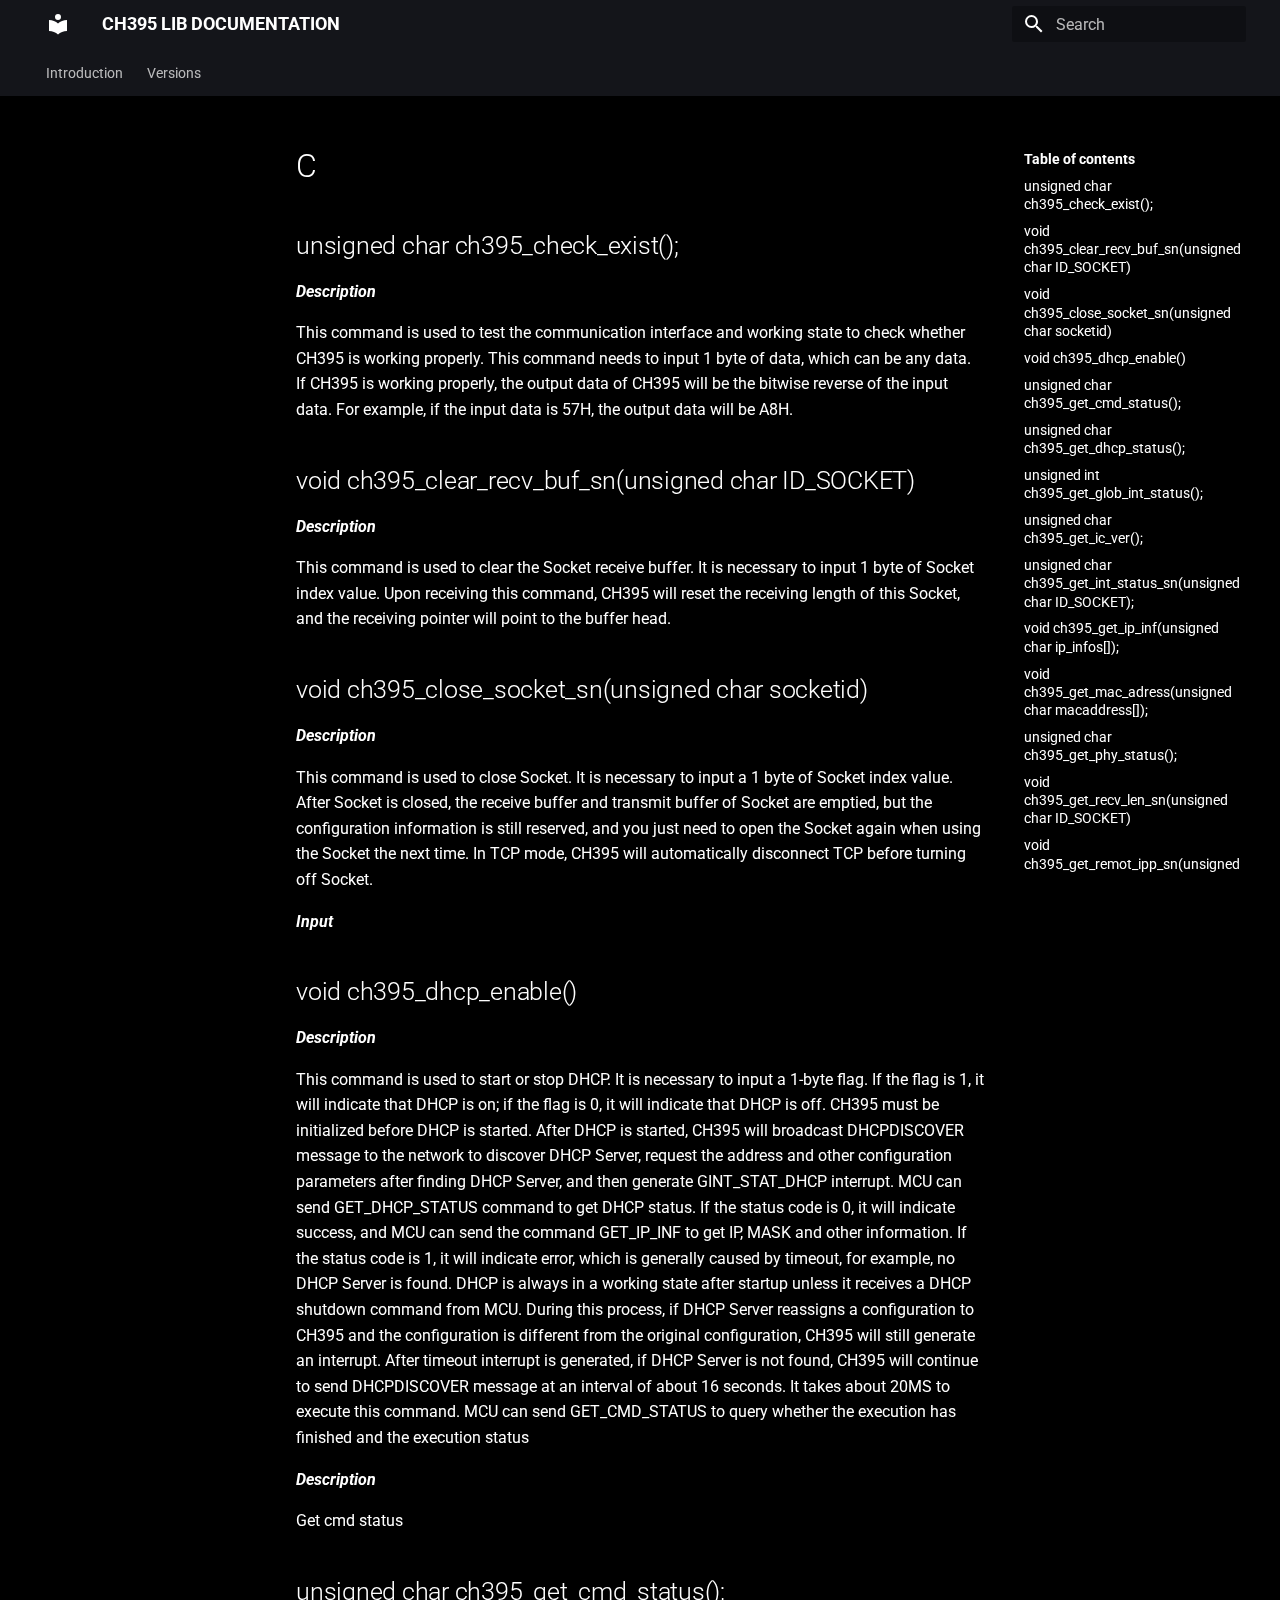
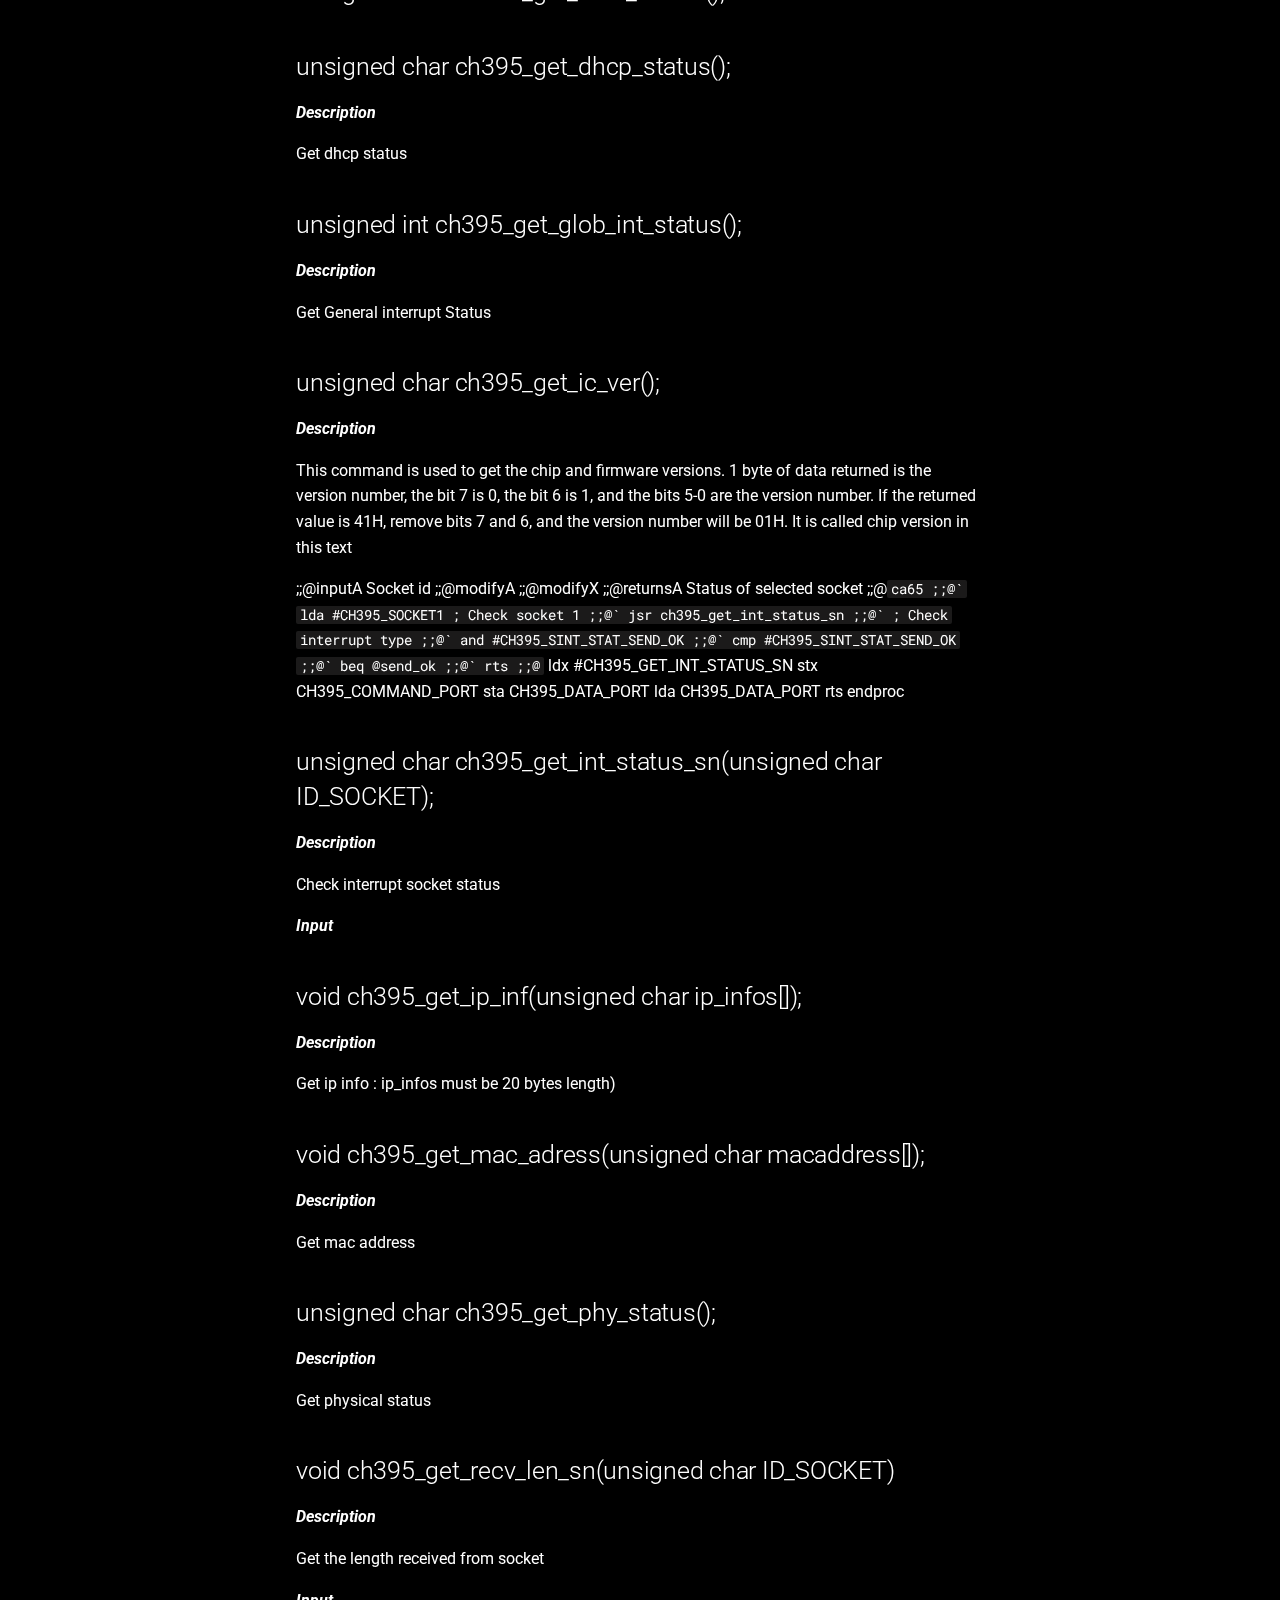
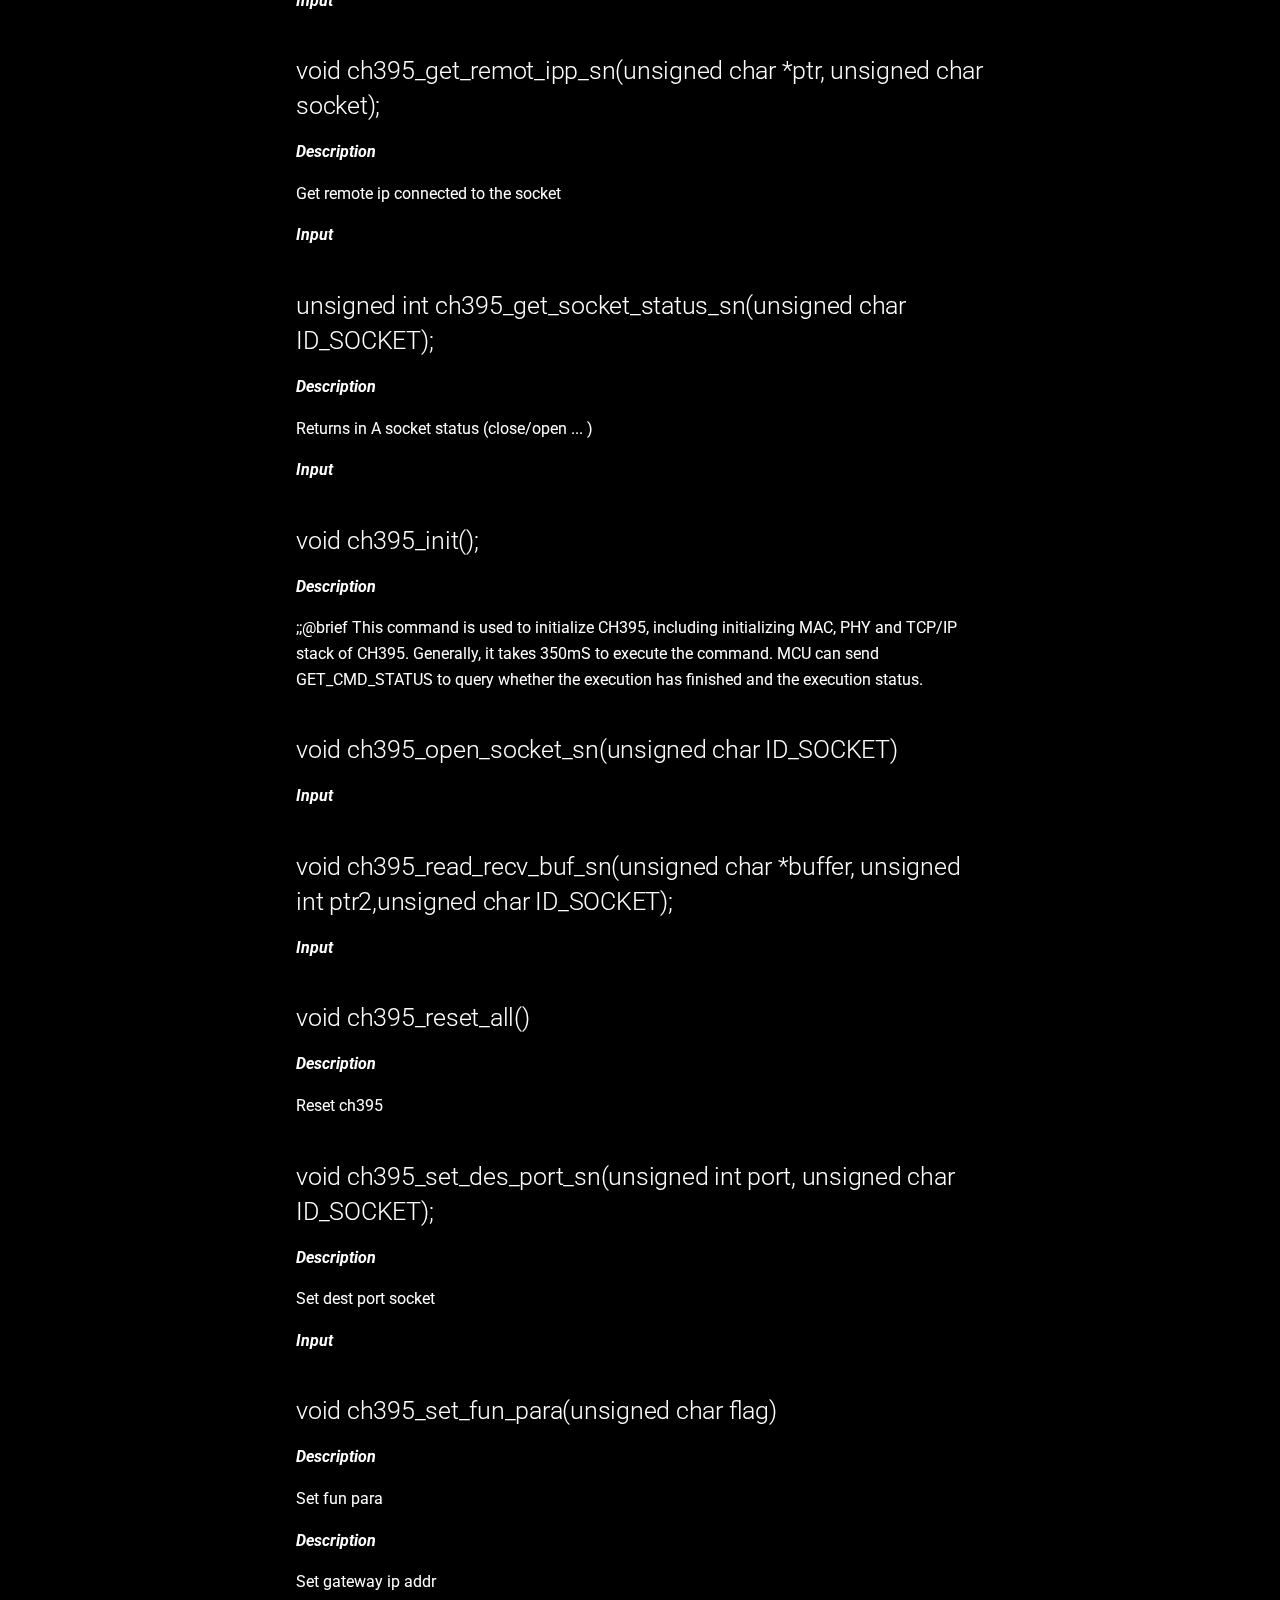
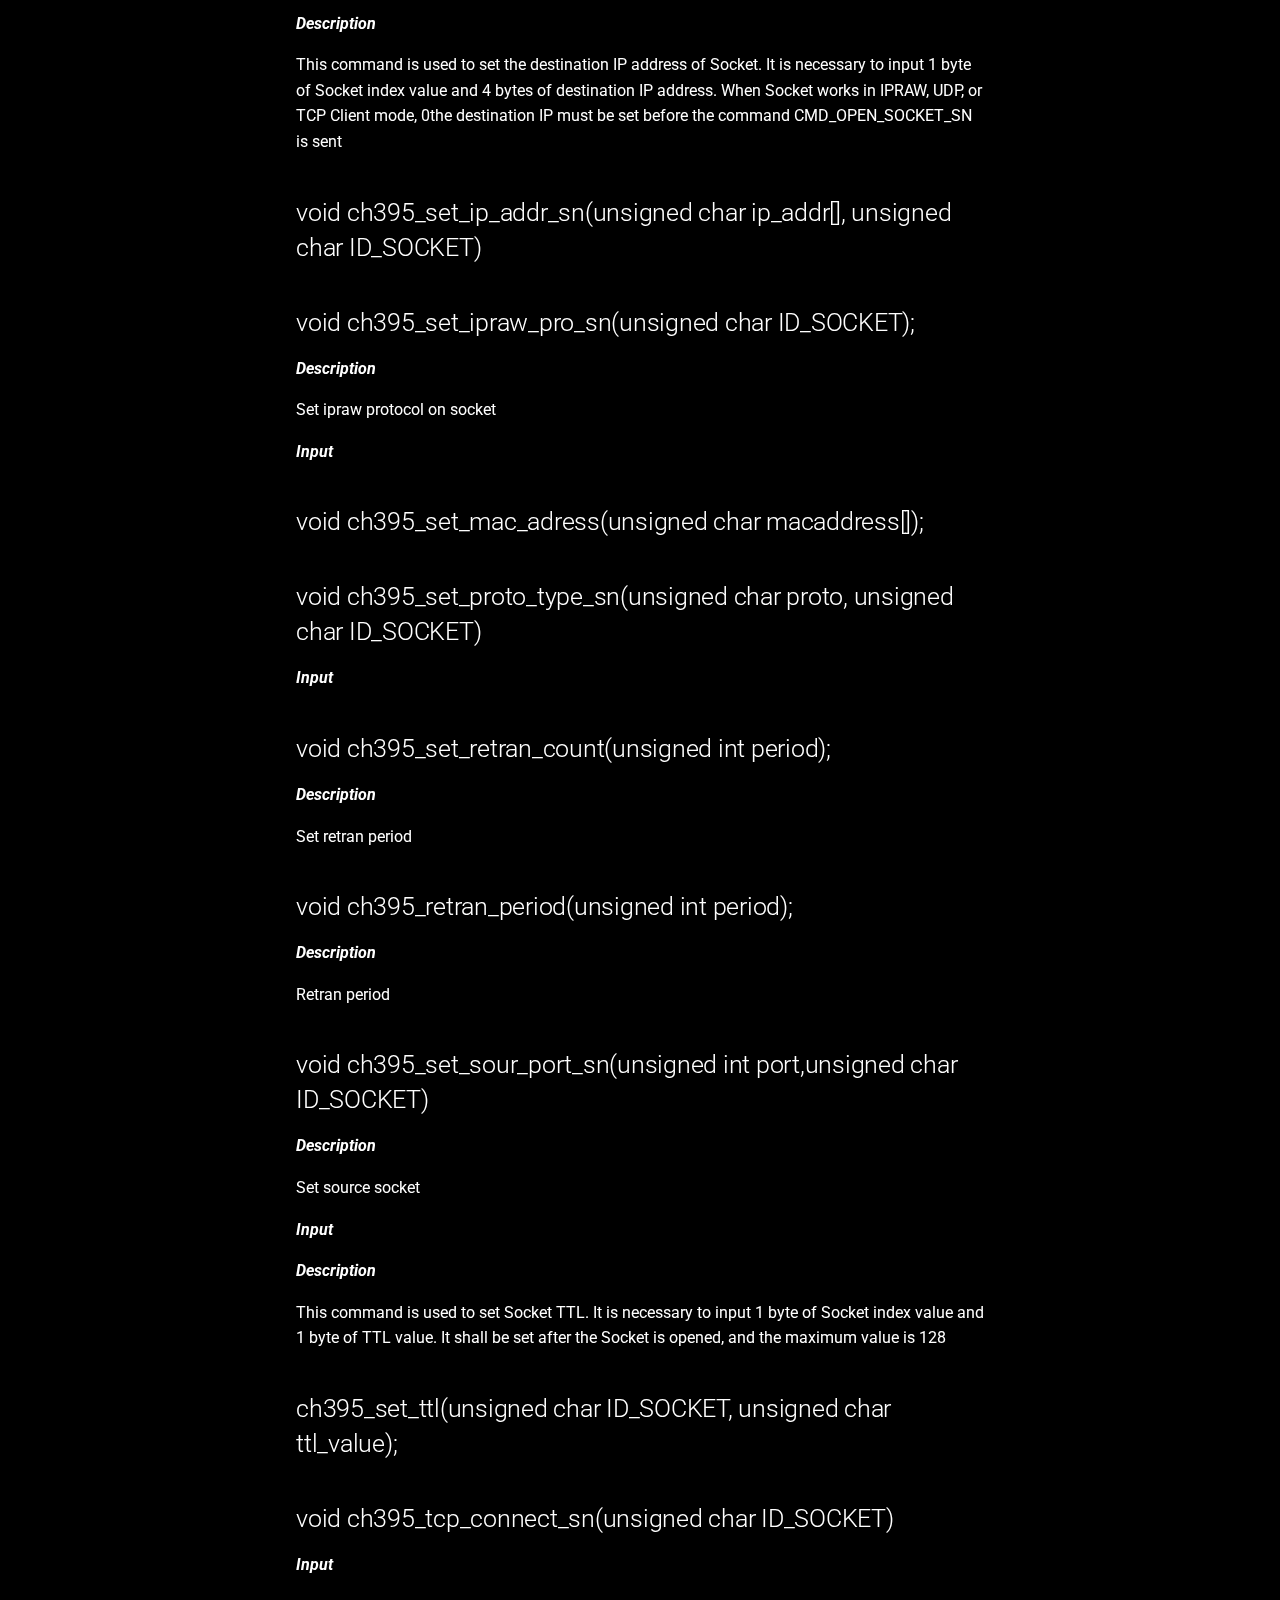
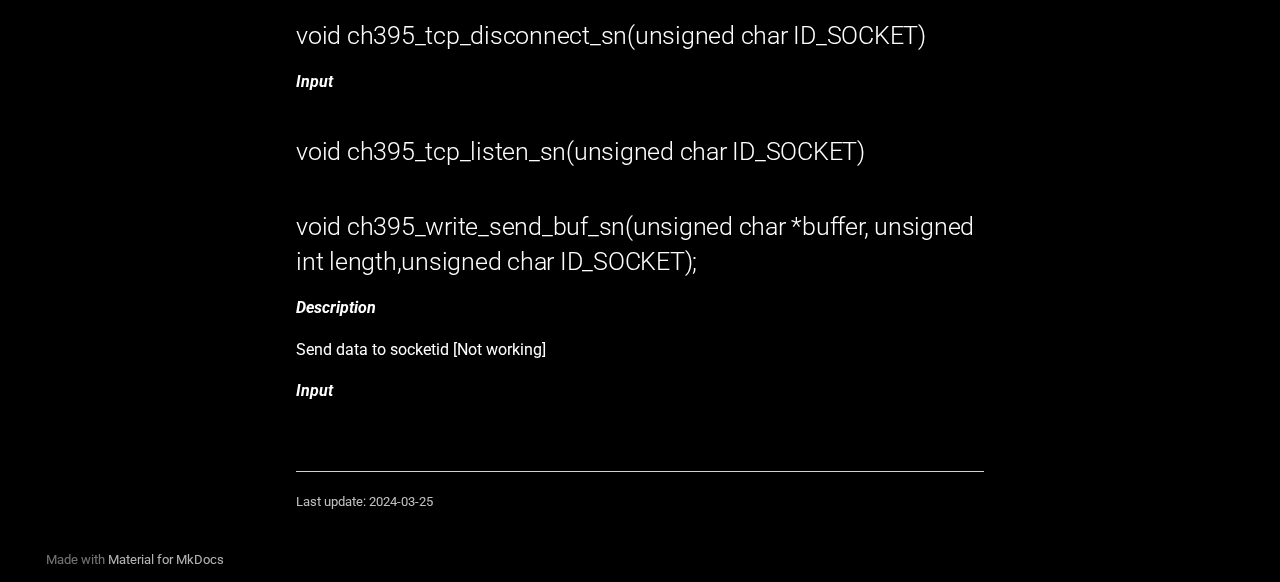
<file: docs/api/c/index.html>
<!doctype html>
<html lang="en" class="no-js">
  <head>
    
      <meta charset="utf-8">
      <meta name="viewport" content="width=device-width,initial-scale=1">
      
      
      
      
      
      
      <link rel="icon" href="../assets/images/favicon.png">
      <meta name="generator" content="mkdocs-1.5.3, mkdocs-material-9.4.0">
    
    
      
        <title>C - CH395 LIB DOCUMENTATION</title>
      
    
    
      <link rel="stylesheet" href="../assets/stylesheets/main.9f615399.min.css">
      
        
        <link rel="stylesheet" href="../assets/stylesheets/palette.649f08f9.min.css">
      
      


    
    
      
    
    
      
        
        
        <link rel="preconnect" href="https://fonts.gstatic.com" crossorigin>
        <link rel="stylesheet" href="https://fonts.googleapis.com/css?family=Roboto:300,300i,400,400i,700,700i%7CRoboto+Mono:400,400i,700,700i&display=fallback">
        <style>:root{--md-text-font:"Roboto";--md-code-font:"Roboto Mono"}</style>
      
    
    
      <link rel="stylesheet" href="../stylesheets/extra.css">
    
    <script>__md_scope=new URL("..",location),__md_hash=e=>[...e].reduce((e,_)=>(e<<5)-e+_.charCodeAt(0),0),__md_get=(e,_=localStorage,t=__md_scope)=>JSON.parse(_.getItem(t.pathname+"."+e)),__md_set=(e,_,t=localStorage,a=__md_scope)=>{try{t.setItem(a.pathname+"."+e,JSON.stringify(_))}catch(e){}}</script>
    
      

    
    
    
  </head>
  
  
    
    
    
    
    
    <body dir="ltr" data-md-color-scheme="default" data-md-color-primary="black" data-md-color-accent="indigo">
  
    
    
    <input class="md-toggle" data-md-toggle="drawer" type="checkbox" id="__drawer" autocomplete="off">
    <input class="md-toggle" data-md-toggle="search" type="checkbox" id="__search" autocomplete="off">
    <label class="md-overlay" for="__drawer"></label>
    <div data-md-component="skip">
      
        
        <a href="#c" class="md-skip">
          Skip to content
        </a>
      
    </div>
    <div data-md-component="announce">
      
    </div>
    
    
      

<header class="md-header" data-md-component="header">
  <nav class="md-header__inner md-grid" aria-label="Header">
    <a href=".." title="CH395 LIB DOCUMENTATION" class="md-header__button md-logo" aria-label="CH395 LIB DOCUMENTATION" data-md-component="logo">
      
  
  <svg xmlns="http://www.w3.org/2000/svg" viewBox="0 0 24 24"><path d="M12 8a3 3 0 0 0 3-3 3 3 0 0 0-3-3 3 3 0 0 0-3 3 3 3 0 0 0 3 3m0 3.54C9.64 9.35 6.5 8 3 8v11c3.5 0 6.64 1.35 9 3.54 2.36-2.19 5.5-3.54 9-3.54V8c-3.5 0-6.64 1.35-9 3.54Z"/></svg>

    </a>
    <label class="md-header__button md-icon" for="__drawer">
      
      <svg xmlns="http://www.w3.org/2000/svg" viewBox="0 0 24 24"><path d="M3 6h18v2H3V6m0 5h18v2H3v-2m0 5h18v2H3v-2Z"/></svg>
    </label>
    <div class="md-header__title" data-md-component="header-title">
      <div class="md-header__ellipsis">
        <div class="md-header__topic">
          <span class="md-ellipsis">
            CH395 LIB DOCUMENTATION
          </span>
        </div>
        <div class="md-header__topic" data-md-component="header-topic">
          <span class="md-ellipsis">
            
              C
            
          </span>
        </div>
      </div>
    </div>
    
      
    
    
    
      <label class="md-header__button md-icon" for="__search">
        
        <svg xmlns="http://www.w3.org/2000/svg" viewBox="0 0 24 24"><path d="M9.5 3A6.5 6.5 0 0 1 16 9.5c0 1.61-.59 3.09-1.56 4.23l.27.27h.79l5 5-1.5 1.5-5-5v-.79l-.27-.27A6.516 6.516 0 0 1 9.5 16 6.5 6.5 0 0 1 3 9.5 6.5 6.5 0 0 1 9.5 3m0 2C7 5 5 7 5 9.5S7 14 9.5 14 14 12 14 9.5 12 5 9.5 5Z"/></svg>
      </label>
      <div class="md-search" data-md-component="search" role="dialog">
  <label class="md-search__overlay" for="__search"></label>
  <div class="md-search__inner" role="search">
    <form class="md-search__form" name="search">
      <input type="text" class="md-search__input" name="query" aria-label="Search" placeholder="Search" autocapitalize="off" autocorrect="off" autocomplete="off" spellcheck="false" data-md-component="search-query" required>
      <label class="md-search__icon md-icon" for="__search">
        
        <svg xmlns="http://www.w3.org/2000/svg" viewBox="0 0 24 24"><path d="M9.5 3A6.5 6.5 0 0 1 16 9.5c0 1.61-.59 3.09-1.56 4.23l.27.27h.79l5 5-1.5 1.5-5-5v-.79l-.27-.27A6.516 6.516 0 0 1 9.5 16 6.5 6.5 0 0 1 3 9.5 6.5 6.5 0 0 1 9.5 3m0 2C7 5 5 7 5 9.5S7 14 9.5 14 14 12 14 9.5 12 5 9.5 5Z"/></svg>
        
        <svg xmlns="http://www.w3.org/2000/svg" viewBox="0 0 24 24"><path d="M20 11v2H8l5.5 5.5-1.42 1.42L4.16 12l7.92-7.92L13.5 5.5 8 11h12Z"/></svg>
      </label>
      <nav class="md-search__options" aria-label="Search">
        
        <button type="reset" class="md-search__icon md-icon" title="Clear" aria-label="Clear" tabindex="-1">
          
          <svg xmlns="http://www.w3.org/2000/svg" viewBox="0 0 24 24"><path d="M19 6.41 17.59 5 12 10.59 6.41 5 5 6.41 10.59 12 5 17.59 6.41 19 12 13.41 17.59 19 19 17.59 13.41 12 19 6.41Z"/></svg>
        </button>
      </nav>
      
    </form>
    <div class="md-search__output">
      <div class="md-search__scrollwrap" data-md-scrollfix>
        <div class="md-search-result" data-md-component="search-result">
          <div class="md-search-result__meta">
            Initializing search
          </div>
          <ol class="md-search-result__list" role="presentation"></ol>
        </div>
      </div>
    </div>
  </div>
</div>
    
    
  </nav>
  
</header>
    
    <div class="md-container" data-md-component="container">
      
      
        
          
            
<nav class="md-tabs" aria-label="Tabs" data-md-component="tabs">
  <div class="md-grid">
    <ul class="md-tabs__list">
      
        
  
  
  
    <li class="md-tabs__item">
      <a href=".." class="md-tabs__link">
        
  
    
  
  Introduction

      </a>
    </li>
  

      
        
  
  
  
    
    
      
  
  
  
    
    
      <li class="md-tabs__item">
        <a href="../2024.2/assembly/" class="md-tabs__link">
          
  
  Versions

        </a>
      </li>
    
  

    
  

      
    </ul>
  </div>
</nav>
          
        
      
      <main class="md-main" data-md-component="main">
        <div class="md-main__inner md-grid">
          
            
              
              <div class="md-sidebar md-sidebar--primary" data-md-component="sidebar" data-md-type="navigation" >
                <div class="md-sidebar__scrollwrap">
                  <div class="md-sidebar__inner">
                    


  


<nav class="md-nav md-nav--primary md-nav--lifted" aria-label="Navigation" data-md-level="0">
  <label class="md-nav__title" for="__drawer">
    <a href=".." title="CH395 LIB DOCUMENTATION" class="md-nav__button md-logo" aria-label="CH395 LIB DOCUMENTATION" data-md-component="logo">
      
  
  <svg xmlns="http://www.w3.org/2000/svg" viewBox="0 0 24 24"><path d="M12 8a3 3 0 0 0 3-3 3 3 0 0 0-3-3 3 3 0 0 0-3 3 3 3 0 0 0 3 3m0 3.54C9.64 9.35 6.5 8 3 8v11c3.5 0 6.64 1.35 9 3.54 2.36-2.19 5.5-3.54 9-3.54V8c-3.5 0-6.64 1.35-9 3.54Z"/></svg>

    </a>
    CH395 LIB DOCUMENTATION
  </label>
  
  <ul class="md-nav__list" data-md-scrollfix>
    
      
      
  
  
  
    <li class="md-nav__item">
      <a href=".." class="md-nav__link">
        
  
  <span class="md-ellipsis">
    Introduction
  </span>
  

      </a>
    </li>
  

    
      
      
  
  
  
    
    
    
    <li class="md-nav__item md-nav__item--nested">
      
        
        
        
        
        <input class="md-nav__toggle md-toggle " type="checkbox" id="__nav_2" >
        
          <label class="md-nav__link" for="__nav_2" id="__nav_2_label" tabindex="0">
            
  
  <span class="md-ellipsis">
    Versions
  </span>
  

            <span class="md-nav__icon md-icon"></span>
          </label>
        
        <nav class="md-nav" data-md-level="1" aria-labelledby="__nav_2_label" aria-expanded="false">
          <label class="md-nav__title" for="__nav_2">
            <span class="md-nav__icon md-icon"></span>
            Versions
          </label>
          <ul class="md-nav__list" data-md-scrollfix>
            
              
                
  
  
  
    
    
    
    <li class="md-nav__item md-nav__item--nested">
      
        
        
        
        
        <input class="md-nav__toggle md-toggle " type="checkbox" id="__nav_2_1" >
        
          <label class="md-nav__link" for="__nav_2_1" id="__nav_2_1_label" tabindex="0">
            
  
  <span class="md-ellipsis">
    2024.2
  </span>
  

            <span class="md-nav__icon md-icon"></span>
          </label>
        
        <nav class="md-nav" data-md-level="2" aria-labelledby="__nav_2_1_label" aria-expanded="false">
          <label class="md-nav__title" for="__nav_2_1">
            <span class="md-nav__icon md-icon"></span>
            2024.2
          </label>
          <ul class="md-nav__list" data-md-scrollfix>
            
              
                
  
  
  
    <li class="md-nav__item">
      <a href="../2024.2/assembly/" class="md-nav__link">
        
  
  <span class="md-ellipsis">
    Assembly
  </span>
  

      </a>
    </li>
  

              
            
              
                
  
  
  
    <li class="md-nav__item">
      <a href="../2024.2/c/" class="md-nav__link">
        
  
  <span class="md-ellipsis">
    C
  </span>
  

      </a>
    </li>
  

              
            
          </ul>
        </nav>
      
    </li>
  

              
            
              
                
  
  
  
    
    
    
    <li class="md-nav__item md-nav__item--nested">
      
        
        
        
        
        <input class="md-nav__toggle md-toggle " type="checkbox" id="__nav_2_2" >
        
          <label class="md-nav__link" for="__nav_2_2" id="__nav_2_2_label" tabindex="0">
            
  
  <span class="md-ellipsis">
    2024.1
  </span>
  

            <span class="md-nav__icon md-icon"></span>
          </label>
        
        <nav class="md-nav" data-md-level="2" aria-labelledby="__nav_2_2_label" aria-expanded="false">
          <label class="md-nav__title" for="__nav_2_2">
            <span class="md-nav__icon md-icon"></span>
            2024.1
          </label>
          <ul class="md-nav__list" data-md-scrollfix>
            
              
                
  
  
  
    <li class="md-nav__item">
      <a href="../2024.1/assembly/" class="md-nav__link">
        
  
  <span class="md-ellipsis">
    Assembly
  </span>
  

      </a>
    </li>
  

              
            
              
                
  
  
  
    <li class="md-nav__item">
      <a href="../2024.1/c/" class="md-nav__link">
        
  
  <span class="md-ellipsis">
    C
  </span>
  

      </a>
    </li>
  

              
            
          </ul>
        </nav>
      
    </li>
  

              
            
          </ul>
        </nav>
      
    </li>
  

    
  </ul>
</nav>
                  </div>
                </div>
              </div>
            
            
              
              <div class="md-sidebar md-sidebar--secondary" data-md-component="sidebar" data-md-type="toc" >
                <div class="md-sidebar__scrollwrap">
                  <div class="md-sidebar__inner">
                    

<nav class="md-nav md-nav--secondary" aria-label="Table of contents">
  
  
  
    
  
  
    <label class="md-nav__title" for="__toc">
      <span class="md-nav__icon md-icon"></span>
      Table of contents
    </label>
    <ul class="md-nav__list" data-md-component="toc" data-md-scrollfix>
      
        <li class="md-nav__item">
  <a href="#unsigned-char-ch395_check_exist" class="md-nav__link">
    unsigned char ch395_check_exist();
  </a>
  
</li>
      
        <li class="md-nav__item">
  <a href="#void-ch395_clear_recv_buf_snunsigned-char-id_socket" class="md-nav__link">
    void ch395_clear_recv_buf_sn(unsigned char ID_SOCKET)
  </a>
  
</li>
      
        <li class="md-nav__item">
  <a href="#void-ch395_close_socket_snunsigned-char-socketid" class="md-nav__link">
    void ch395_close_socket_sn(unsigned char socketid)
  </a>
  
</li>
      
        <li class="md-nav__item">
  <a href="#void-ch395_dhcp_enable" class="md-nav__link">
    void ch395_dhcp_enable()
  </a>
  
</li>
      
        <li class="md-nav__item">
  <a href="#unsigned-char-ch395_get_cmd_status" class="md-nav__link">
    unsigned char ch395_get_cmd_status();
  </a>
  
</li>
      
        <li class="md-nav__item">
  <a href="#unsigned-char-ch395_get_dhcp_status" class="md-nav__link">
    unsigned char ch395_get_dhcp_status();
  </a>
  
</li>
      
        <li class="md-nav__item">
  <a href="#unsigned-int-ch395_get_glob_int_status" class="md-nav__link">
    unsigned int ch395_get_glob_int_status();
  </a>
  
</li>
      
        <li class="md-nav__item">
  <a href="#unsigned-char-ch395_get_ic_ver" class="md-nav__link">
    unsigned char ch395_get_ic_ver();
  </a>
  
</li>
      
        <li class="md-nav__item">
  <a href="#unsigned-char-ch395_get_int_status_snunsigned-char-id_socket" class="md-nav__link">
    unsigned char ch395_get_int_status_sn(unsigned char ID_SOCKET);
  </a>
  
</li>
      
        <li class="md-nav__item">
  <a href="#void-ch395_get_ip_infunsigned-char-ip_infos" class="md-nav__link">
    void ch395_get_ip_inf(unsigned char ip_infos[]);
  </a>
  
</li>
      
        <li class="md-nav__item">
  <a href="#void-ch395_get_mac_adressunsigned-char-macaddress" class="md-nav__link">
    void ch395_get_mac_adress(unsigned char macaddress[]);
  </a>
  
</li>
      
        <li class="md-nav__item">
  <a href="#unsigned-char-ch395_get_phy_status" class="md-nav__link">
    unsigned char ch395_get_phy_status();
  </a>
  
</li>
      
        <li class="md-nav__item">
  <a href="#void-ch395_get_recv_len_snunsigned-char-id_socket" class="md-nav__link">
    void ch395_get_recv_len_sn(unsigned char ID_SOCKET)
  </a>
  
</li>
      
        <li class="md-nav__item">
  <a href="#void-ch395_get_remot_ipp_snunsigned-char-ptr-unsigned-char-socket" class="md-nav__link">
    void ch395_get_remot_ipp_sn(unsigned char *ptr, unsigned char socket);
  </a>
  
</li>
      
        <li class="md-nav__item">
  <a href="#unsigned-int-ch395_get_socket_status_snunsigned-char-id_socket" class="md-nav__link">
    unsigned int ch395_get_socket_status_sn(unsigned char ID_SOCKET);
  </a>
  
</li>
      
        <li class="md-nav__item">
  <a href="#void-ch395_init" class="md-nav__link">
    void ch395_init();
  </a>
  
</li>
      
        <li class="md-nav__item">
  <a href="#void-ch395_open_socket_snunsigned-char-id_socket" class="md-nav__link">
    void ch395_open_socket_sn(unsigned char ID_SOCKET)
  </a>
  
</li>
      
        <li class="md-nav__item">
  <a href="#void-ch395_read_recv_buf_snunsigned-char-buffer-unsigned-int-ptr2unsigned-char-id_socket" class="md-nav__link">
    void ch395_read_recv_buf_sn(unsigned char *buffer, unsigned int ptr2,unsigned char ID_SOCKET);
  </a>
  
</li>
      
        <li class="md-nav__item">
  <a href="#void-ch395_reset_all" class="md-nav__link">
    void ch395_reset_all()
  </a>
  
</li>
      
        <li class="md-nav__item">
  <a href="#void-ch395_set_des_port_snunsigned-int-port-unsigned-char-id_socket" class="md-nav__link">
    void ch395_set_des_port_sn(unsigned int port, unsigned char ID_SOCKET);
  </a>
  
</li>
      
        <li class="md-nav__item">
  <a href="#void-ch395_set_fun_paraunsigned-char-flag" class="md-nav__link">
    void ch395_set_fun_para(unsigned char flag)
  </a>
  
</li>
      
        <li class="md-nav__item">
  <a href="#void-ch395_set_ip_addr_snunsigned-char-ip_addr-unsigned-char-id_socket" class="md-nav__link">
    void ch395_set_ip_addr_sn(unsigned char ip_addr[], unsigned char ID_SOCKET)
  </a>
  
</li>
      
        <li class="md-nav__item">
  <a href="#void-ch395_set_ipraw_pro_snunsigned-char-id_socket" class="md-nav__link">
    void ch395_set_ipraw_pro_sn(unsigned char ID_SOCKET);
  </a>
  
</li>
      
        <li class="md-nav__item">
  <a href="#void-ch395_set_mac_adressunsigned-char-macaddress" class="md-nav__link">
    void ch395_set_mac_adress(unsigned char macaddress[]);
  </a>
  
</li>
      
        <li class="md-nav__item">
  <a href="#void-ch395_set_proto_type_snunsigned-char-proto-unsigned-char-id_socket" class="md-nav__link">
    void ch395_set_proto_type_sn(unsigned char proto, unsigned char ID_SOCKET)
  </a>
  
</li>
      
        <li class="md-nav__item">
  <a href="#void-ch395_set_retran_countunsigned-int-period" class="md-nav__link">
    void ch395_set_retran_count(unsigned int period);
  </a>
  
</li>
      
        <li class="md-nav__item">
  <a href="#void-ch395_retran_periodunsigned-int-period" class="md-nav__link">
    void ch395_retran_period(unsigned int period);
  </a>
  
</li>
      
        <li class="md-nav__item">
  <a href="#void-ch395_set_sour_port_snunsigned-int-portunsigned-char-id_socket" class="md-nav__link">
    void ch395_set_sour_port_sn(unsigned int port,unsigned char ID_SOCKET)
  </a>
  
</li>
      
        <li class="md-nav__item">
  <a href="#ch395_set_ttlunsigned-char-id_socket-unsigned-char-ttl_value" class="md-nav__link">
    ch395_set_ttl(unsigned char ID_SOCKET, unsigned char ttl_value);
  </a>
  
</li>
      
        <li class="md-nav__item">
  <a href="#void-ch395_tcp_connect_snunsigned-char-id_socket" class="md-nav__link">
    void ch395_tcp_connect_sn(unsigned char ID_SOCKET)
  </a>
  
</li>
      
        <li class="md-nav__item">
  <a href="#void-ch395_tcp_disconnect_snunsigned-char-id_socket" class="md-nav__link">
    void ch395_tcp_disconnect_sn(unsigned char ID_SOCKET)
  </a>
  
</li>
      
        <li class="md-nav__item">
  <a href="#void-ch395_tcp_listen_snunsigned-char-id_socket" class="md-nav__link">
    void ch395_tcp_listen_sn(unsigned char ID_SOCKET)
  </a>
  
</li>
      
        <li class="md-nav__item">
  <a href="#void-ch395_write_send_buf_snunsigned-char-buffer-unsigned-int-lengthunsigned-char-id_socket" class="md-nav__link">
    void ch395_write_send_buf_sn(unsigned char *buffer, unsigned int length,unsigned char ID_SOCKET);
  </a>
  
</li>
      
    </ul>
  
</nav>
                  </div>
                </div>
              </div>
            
          
          
            <div class="md-content" data-md-component="content">
              <article class="md-content__inner md-typeset">
                
                  


<div><h1 id="c">C</h1>
<h2 id="unsigned-char-ch395_check_exist">unsigned char ch395_check_exist();</h2>
<p><strong><em>Description</em></strong></p>
<p>This command is used to test the communication interface and working state to check whether CH395 is working properly. This command needs to input 1 byte of data, which can be any data. If CH395 is working properly, the output data of CH395 will be the bitwise reverse of the input data. For example, if the input data is 57H, the output data will be A8H.</p>
<h2 id="void-ch395_clear_recv_buf_snunsigned-char-id_socket">void ch395_clear_recv_buf_sn(unsigned char ID_SOCKET)</h2>
<p><strong><em>Description</em></strong></p>
<p>This command is used to clear the Socket receive buffer. It is necessary to input 1 byte of Socket index value. Upon receiving this command, CH395 will reset the receiving length of this Socket, and the receiving pointer will point to the buffer head.</p>
<h2 id="void-ch395_close_socket_snunsigned-char-socketid">void ch395_close_socket_sn(unsigned char socketid)</h2>
<p><strong><em>Description</em></strong></p>
<p>This command is used to close Socket. It is necessary to input a 1 byte of Socket index value. After Socket is closed, the receive buffer and transmit buffer of Socket are emptied, but the configuration information is still reserved, and you just need to open the Socket again when using the Socket the next time. In TCP mode, CH395 will automatically disconnect TCP before turning off Socket.</p>
<p><strong><em>Input</em></strong></p>
<h2 id="void-ch395_dhcp_enable">void ch395_dhcp_enable()</h2>
<p><strong><em>Description</em></strong></p>
<p>This command is used to start or stop DHCP. It is necessary to input a 1-byte flag. If the flag is 1, it will indicate that DHCP is on; if the flag is 0, it will indicate that DHCP is off. CH395 must be initialized before DHCP is started. After DHCP is started, CH395 will broadcast DHCPDISCOVER message to the network to discover DHCP Server, request the address and other configuration parameters after finding DHCP Server, and then generate GINT_STAT_DHCP interrupt. MCU can send GET_DHCP_STATUS command to get DHCP status. If the status code is 0, it will indicate success, and MCU can send the command GET_IP_INF to get IP, MASK and other information. If the status code is 1, it will indicate error, which is generally caused by timeout, for example, no DHCP Server is found. DHCP is always in a working state after startup unless it receives a DHCP shutdown command from MCU. During this process, if DHCP Server reassigns a configuration to CH395 and the configuration is different from the original configuration, CH395 will still generate an interrupt. After timeout interrupt is generated, if DHCP Server is not found, CH395 will continue to send DHCPDISCOVER message at an interval of about 16 seconds. It takes about 20MS to execute this command. MCU can send GET_CMD_STATUS to query whether the execution has finished and the execution status</p>
<p><strong><em>Description</em></strong></p>
<p>Get cmd status</p>
<h2 id="unsigned-char-ch395_get_cmd_status">unsigned char ch395_get_cmd_status();</h2>
<h2 id="unsigned-char-ch395_get_dhcp_status">unsigned char ch395_get_dhcp_status();</h2>
<p><strong><em>Description</em></strong></p>
<p>Get dhcp status</p>
<h2 id="unsigned-int-ch395_get_glob_int_status">unsigned int ch395_get_glob_int_status();</h2>
<p><strong><em>Description</em></strong></p>
<p>Get General interrupt Status</p>
<h2 id="unsigned-char-ch395_get_ic_ver">unsigned char ch395_get_ic_ver();</h2>
<p><strong><em>Description</em></strong></p>
<p>This command is used to get the chip and firmware versions. 1 byte of data returned is the version number, the bit 7 is 0, the bit 6 is 1, and the bits 5-0 are the version number. If the returned value is 41H, remove bits 7 and 6, and the version number will be 01H. It is called chip version in this text</p>
<p>;;@inputA Socket id
   ;;@modifyA
   ;;@modifyX
   ;;@returnsA Status of selected socket
   ;;@<code>ca65
   ;;@`  lda     #CH395_SOCKET1 ; Check socket 1
   ;;@`  jsr     ch395_get_int_status_sn
   ;;@`  ; Check interrupt type
   ;;@`  and     #CH395_SINT_STAT_SEND_OK
   ;;@`  cmp     #CH395_SINT_STAT_SEND_OK
   ;;@`  beq     @send_ok
   ;;@`  rts
   ;;@</code>
ldx     #CH395_GET_INT_STATUS_SN
   stx     CH395_COMMAND_PORT
   sta     CH395_DATA_PORT
   lda     CH395_DATA_PORT
   rts
endproc</p>
<h2 id="unsigned-char-ch395_get_int_status_snunsigned-char-id_socket">unsigned char ch395_get_int_status_sn(unsigned char ID_SOCKET);</h2>
<p><strong><em>Description</em></strong></p>
<p>Check interrupt socket status</p>
<p><strong><em>Input</em></strong></p>
<h2 id="void-ch395_get_ip_infunsigned-char-ip_infos">void ch395_get_ip_inf(unsigned char ip_infos[]);</h2>
<p><strong><em>Description</em></strong></p>
<p>Get ip info : ip_infos must be 20 bytes length)</p>
<h2 id="void-ch395_get_mac_adressunsigned-char-macaddress">void ch395_get_mac_adress(unsigned char macaddress[]);</h2>
<p><strong><em>Description</em></strong></p>
<p>Get mac address</p>
<h2 id="unsigned-char-ch395_get_phy_status">unsigned char ch395_get_phy_status();</h2>
<p><strong><em>Description</em></strong></p>
<p>Get physical status</p>
<h2 id="void-ch395_get_recv_len_snunsigned-char-id_socket">void ch395_get_recv_len_sn(unsigned char ID_SOCKET)</h2>
<p><strong><em>Description</em></strong></p>
<p>Get the length received from socket</p>
<p><strong><em>Input</em></strong></p>
<h2 id="void-ch395_get_remot_ipp_snunsigned-char-ptr-unsigned-char-socket">void ch395_get_remot_ipp_sn(unsigned char *ptr, unsigned char socket);</h2>
<p><strong><em>Description</em></strong></p>
<p>Get remote ip connected to the socket</p>
<p><strong><em>Input</em></strong></p>
<h2 id="unsigned-int-ch395_get_socket_status_snunsigned-char-id_socket">unsigned int ch395_get_socket_status_sn(unsigned char ID_SOCKET);</h2>
<p><strong><em>Description</em></strong></p>
<p>Returns in A socket status (close/open ... )</p>
<p><strong><em>Input</em></strong></p>
<h2 id="void-ch395_init">void ch395_init();</h2>
<p><strong><em>Description</em></strong></p>
<p>;;@brief This command is used to initialize CH395, including initializing MAC, PHY and TCP/IP stack of CH395. Generally, it takes 350mS to execute the command. MCU can send GET_CMD_STATUS to query whether the execution has finished and the execution status.</p>
<h2 id="void-ch395_open_socket_snunsigned-char-id_socket">void ch395_open_socket_sn(unsigned char ID_SOCKET)</h2>
<p><strong><em>Input</em></strong></p>
<h2 id="void-ch395_read_recv_buf_snunsigned-char-buffer-unsigned-int-ptr2unsigned-char-id_socket">void ch395_read_recv_buf_sn(unsigned char *buffer, unsigned int ptr2,unsigned char ID_SOCKET);</h2>
<p><strong><em>Input</em></strong></p>
<h2 id="void-ch395_reset_all">void ch395_reset_all()</h2>
<p><strong><em>Description</em></strong></p>
<p>Reset ch395</p>
<h2 id="void-ch395_set_des_port_snunsigned-int-port-unsigned-char-id_socket">void ch395_set_des_port_sn(unsigned int port, unsigned char ID_SOCKET);</h2>
<p><strong><em>Description</em></strong></p>
<p>Set dest port socket</p>
<p><strong><em>Input</em></strong></p>
<h2 id="void-ch395_set_fun_paraunsigned-char-flag">void ch395_set_fun_para(unsigned char flag)</h2>
<p><strong><em>Description</em></strong></p>
<p>Set fun para</p>
<p><strong><em>Description</em></strong></p>
<p>Set gateway ip addr</p>
<p><strong><em>Description</em></strong></p>
<p>This command is used to set the destination IP address of Socket. It is necessary to input 1 byte of Socket index value and 4 bytes of destination IP address. When Socket works in IPRAW, UDP, or TCP Client mode, 0the destination IP must be set before the command CMD_OPEN_SOCKET_SN is sent</p>
<h2 id="void-ch395_set_ip_addr_snunsigned-char-ip_addr-unsigned-char-id_socket">void ch395_set_ip_addr_sn(unsigned char ip_addr[], unsigned char ID_SOCKET)</h2>
<h2 id="void-ch395_set_ipraw_pro_snunsigned-char-id_socket">void ch395_set_ipraw_pro_sn(unsigned char ID_SOCKET);</h2>
<p><strong><em>Description</em></strong></p>
<p>Set ipraw protocol on socket</p>
<p><strong><em>Input</em></strong></p>
<h2 id="void-ch395_set_mac_adressunsigned-char-macaddress">void ch395_set_mac_adress(unsigned char macaddress[]);</h2>
<h2 id="void-ch395_set_proto_type_snunsigned-char-proto-unsigned-char-id_socket">void ch395_set_proto_type_sn(unsigned char proto, unsigned char ID_SOCKET)</h2>
<p><strong><em>Input</em></strong></p>
<h2 id="void-ch395_set_retran_countunsigned-int-period">void ch395_set_retran_count(unsigned int period);</h2>
<p><strong><em>Description</em></strong></p>
<p>Set retran period</p>
<h2 id="void-ch395_retran_periodunsigned-int-period">void ch395_retran_period(unsigned int period);</h2>
<p><strong><em>Description</em></strong></p>
<p>Retran period</p>
<h2 id="void-ch395_set_sour_port_snunsigned-int-portunsigned-char-id_socket">void ch395_set_sour_port_sn(unsigned int port,unsigned char ID_SOCKET)</h2>
<p><strong><em>Description</em></strong></p>
<p>Set source socket</p>
<p><strong><em>Input</em></strong></p>
<p><strong><em>Description</em></strong></p>
<p>This command is used to set Socket TTL. It is necessary to input 1 byte of Socket index value and 1 byte of TTL value. It shall be set after the Socket is opened, and the maximum value is 128</p>
<h2 id="ch395_set_ttlunsigned-char-id_socket-unsigned-char-ttl_value">ch395_set_ttl(unsigned char ID_SOCKET, unsigned char ttl_value);</h2>
<h2 id="void-ch395_tcp_connect_snunsigned-char-id_socket">void ch395_tcp_connect_sn(unsigned char ID_SOCKET)</h2>
<p><strong><em>Input</em></strong></p>
<h2 id="void-ch395_tcp_disconnect_snunsigned-char-id_socket">void ch395_tcp_disconnect_sn(unsigned char ID_SOCKET)</h2>
<p><strong><em>Input</em></strong></p>
<h2 id="void-ch395_tcp_listen_snunsigned-char-id_socket">void ch395_tcp_listen_sn(unsigned char ID_SOCKET)</h2>
<h2 id="void-ch395_write_send_buf_snunsigned-char-buffer-unsigned-int-lengthunsigned-char-id_socket">void ch395_write_send_buf_sn(unsigned char *buffer, unsigned int length,unsigned char ID_SOCKET);</h2>
<p><strong><em>Description</em></strong></p>
<p>Send data to socketid [Not working]</p>
<p><strong><em>Input</em></strong></p></div>

  <hr>
<div class="md-source-file">
  <small>
    
      Last update:
      2024-03-25
    
  </small>
</div>





                
              </article>
            </div>
          
          
  <script>var tabs=__md_get("__tabs");if(Array.isArray(tabs))e:for(var set of document.querySelectorAll(".tabbed-set")){var tab,labels=set.querySelector(".tabbed-labels");for(tab of tabs)for(var label of labels.getElementsByTagName("label"))if(label.innerText.trim()===tab){var input=document.getElementById(label.htmlFor);input.checked=!0;continue e}}</script>

        </div>
        
          <button type="button" class="md-top md-icon" data-md-component="top" hidden>
            
            <svg xmlns="http://www.w3.org/2000/svg" viewBox="0 0 24 24"><path d="M13 20h-2V8l-5.5 5.5-1.42-1.42L12 4.16l7.92 7.92-1.42 1.42L13 8v12Z"/></svg>
            Back to top
          </button>
        
      </main>
      
        <footer class="md-footer">
  
  <div class="md-footer-meta md-typeset">
    <div class="md-footer-meta__inner md-grid">
      <div class="md-copyright">
  
  
    Made with
    <a href="https://squidfunk.github.io/mkdocs-material/" target="_blank" rel="noopener">
      Material for MkDocs
    </a>
  
</div>
      
    </div>
  </div>
</footer>
      
    </div>
    <div class="md-dialog" data-md-component="dialog">
      <div class="md-dialog__inner md-typeset"></div>
    </div>
    
    <script id="__config" type="application/json">{"base": "..", "features": ["navigation.tabs", "navigation.top", "content.tabs.link"], "search": "../assets/javascripts/workers/search.a264c092.min.js", "translations": {"clipboard.copied": "Copied to clipboard", "clipboard.copy": "Copy to clipboard", "search.result.more.one": "1 more on this page", "search.result.more.other": "# more on this page", "search.result.none": "No matching documents", "search.result.one": "1 matching document", "search.result.other": "# matching documents", "search.result.placeholder": "Type to start searching", "search.result.term.missing": "Missing", "select.version": "Select version"}}</script>
    
    
      <script src="../assets/javascripts/bundle.4e0fa4ba.min.js"></script>
      
    
  </body>
</html>
</file>
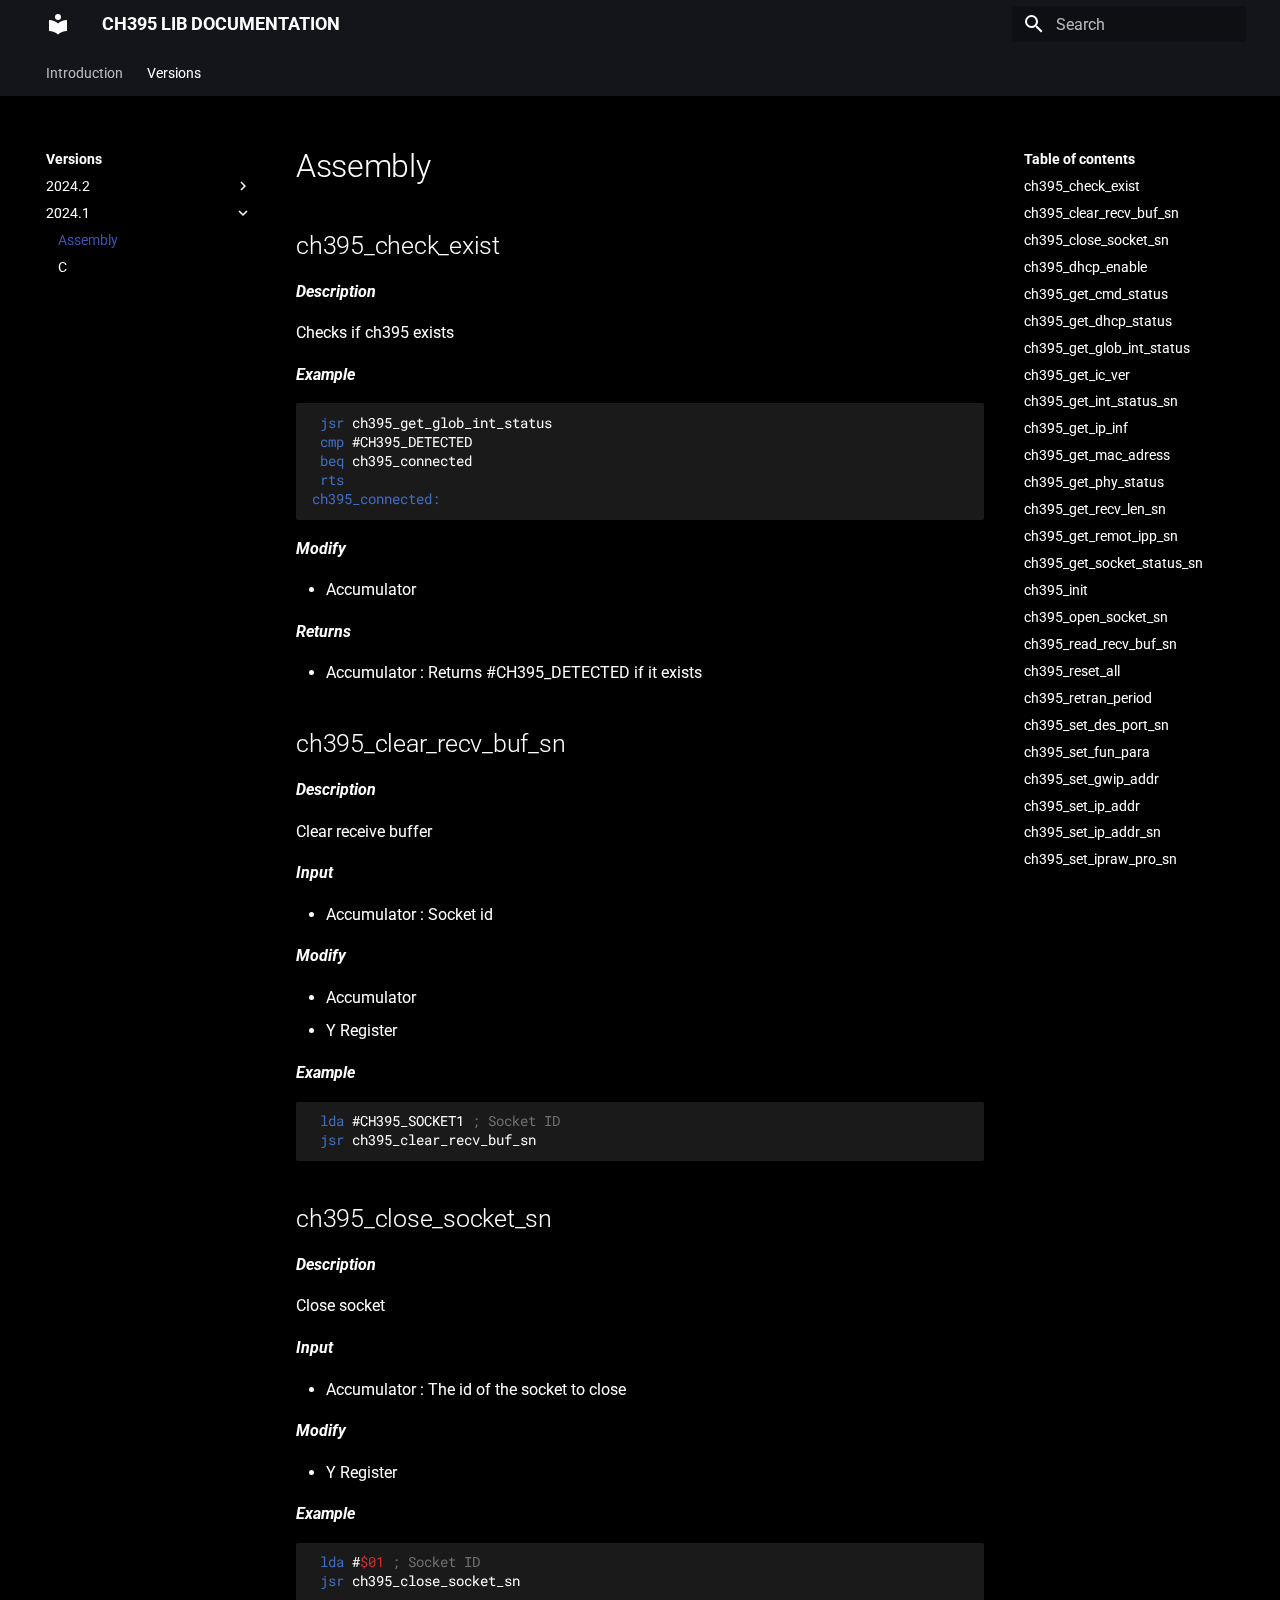
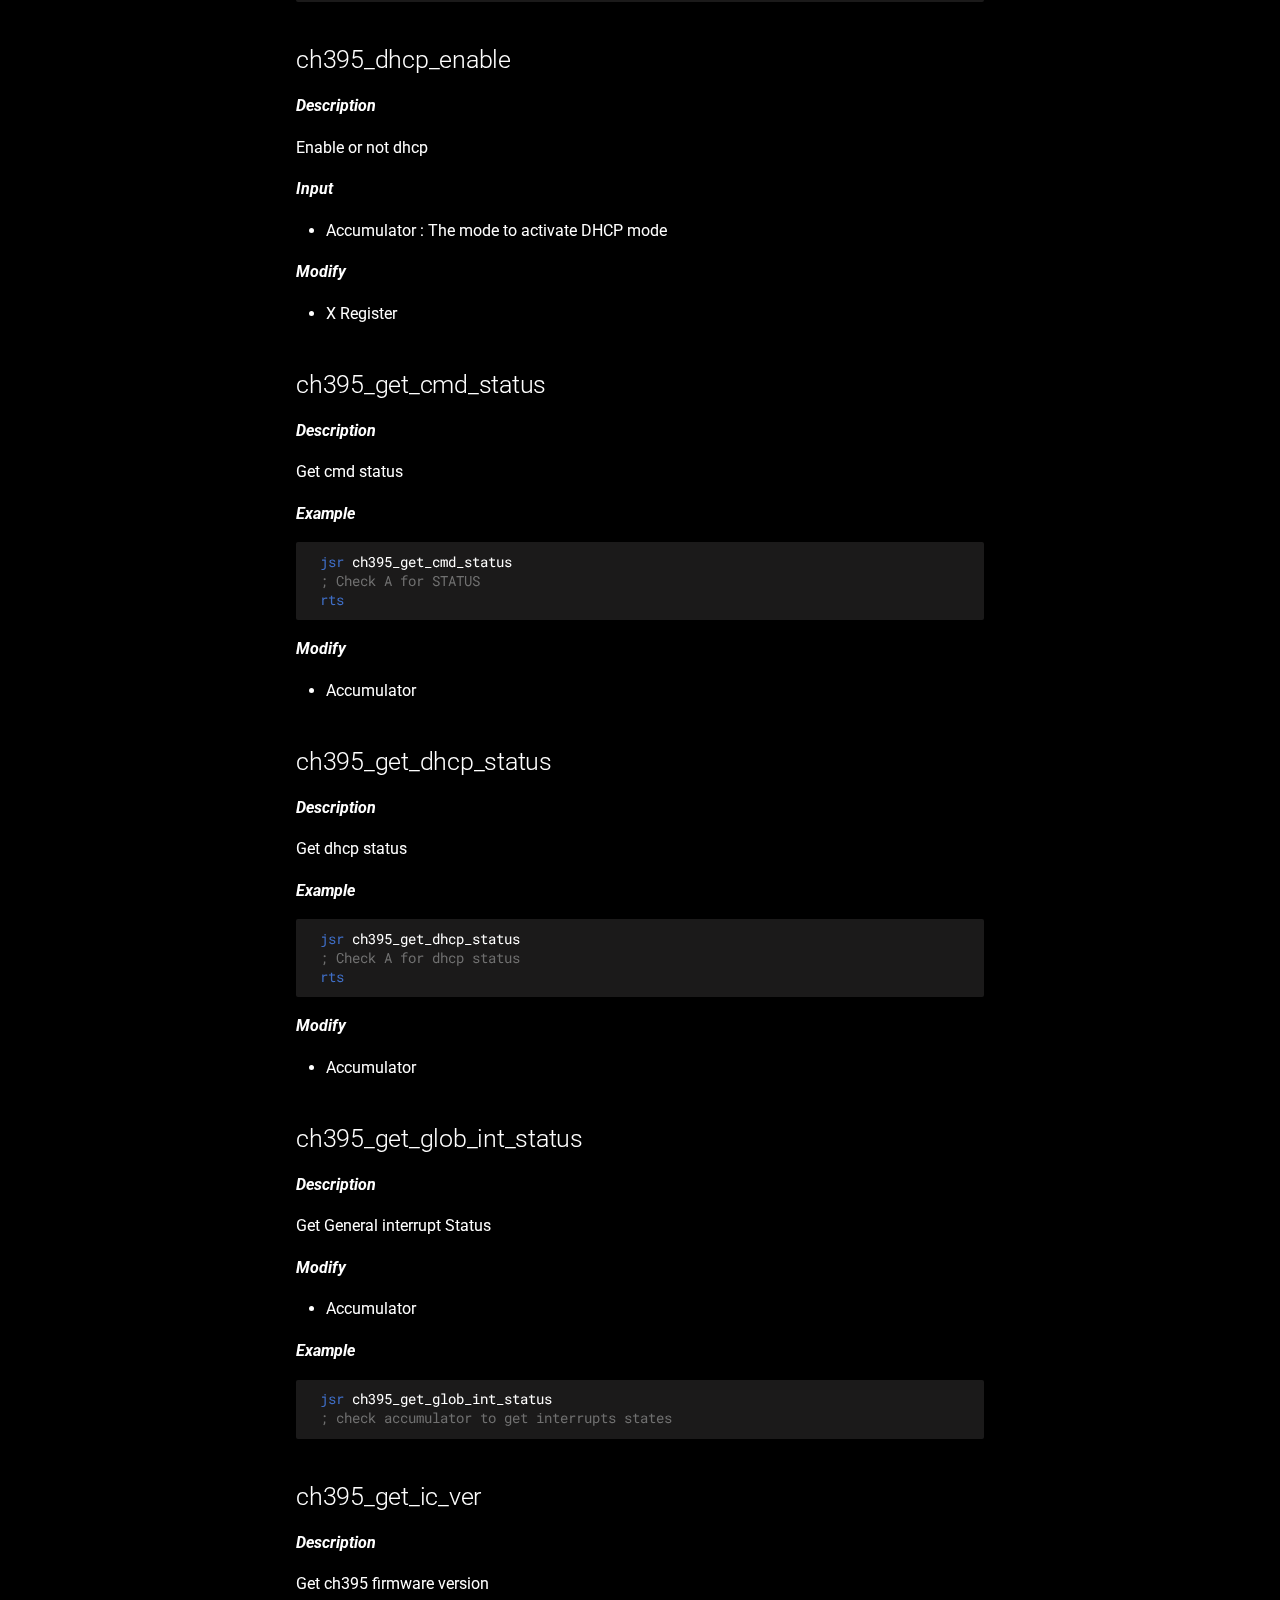
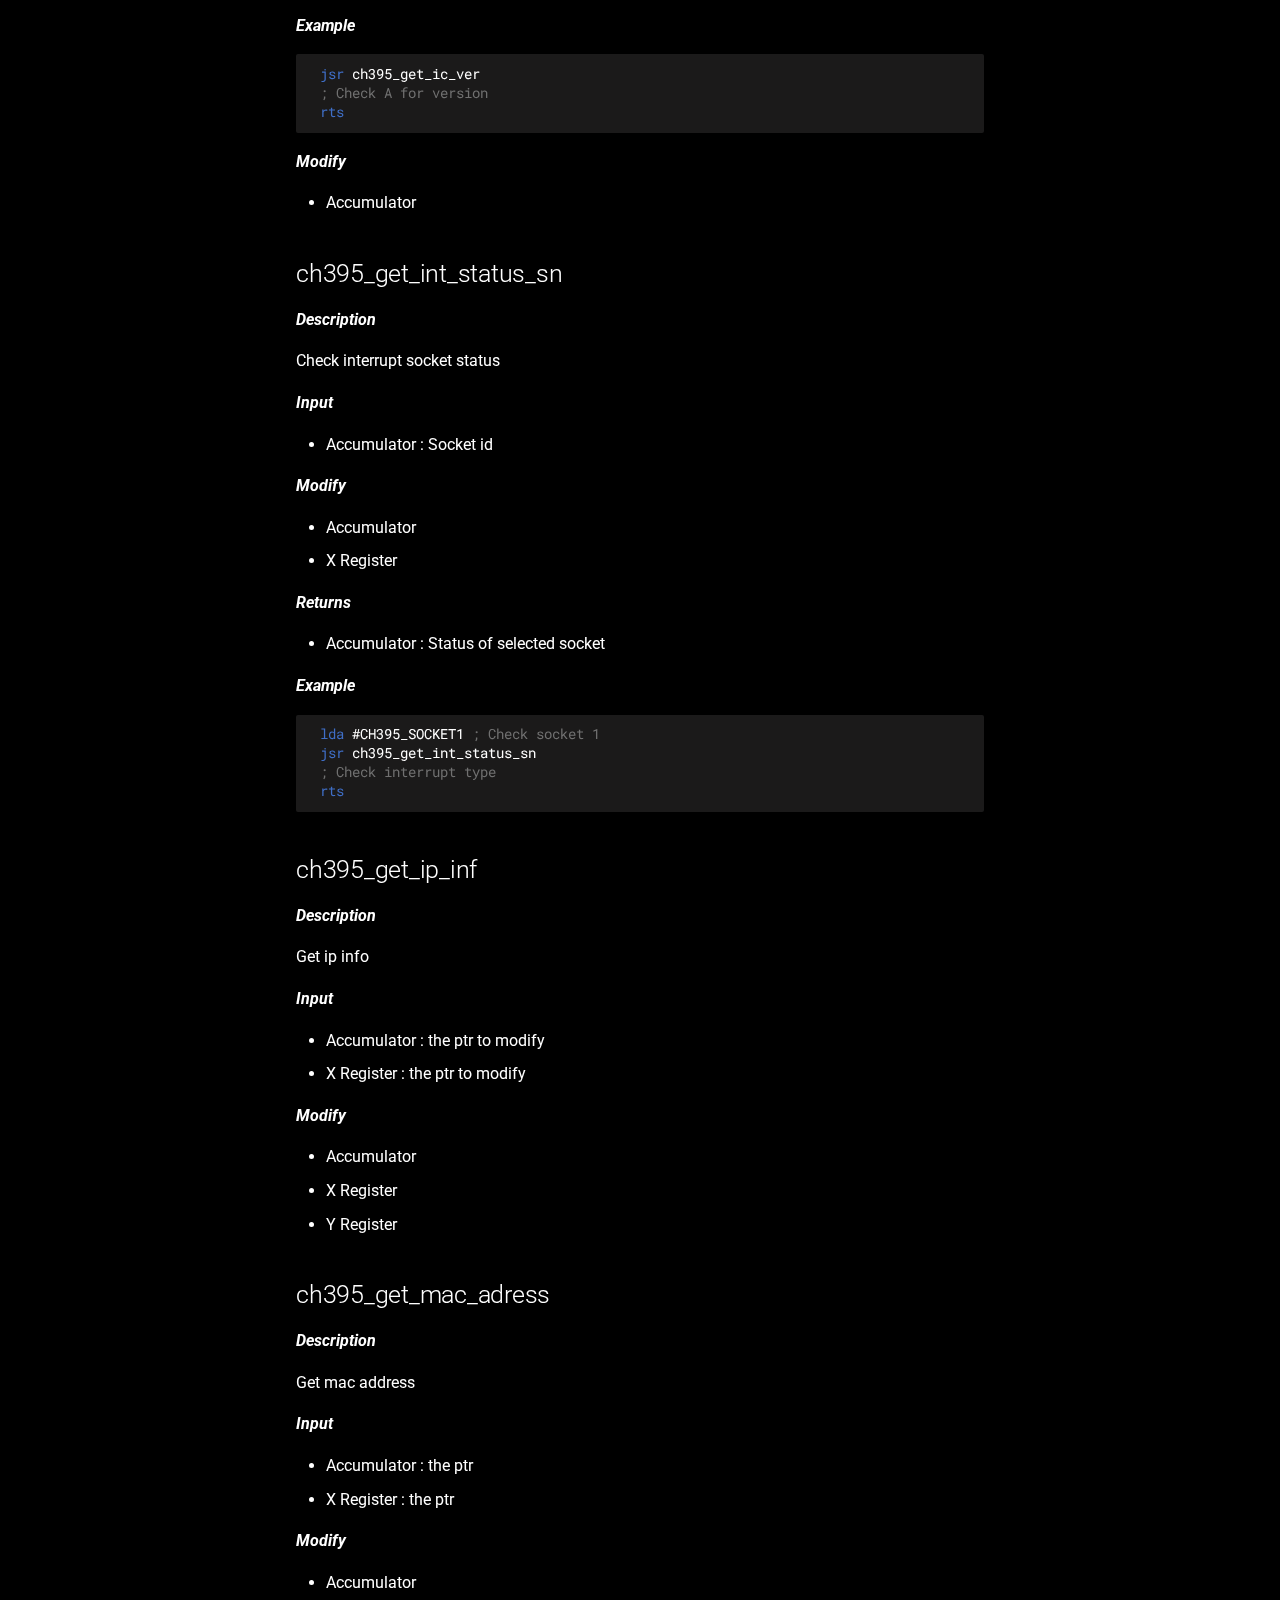
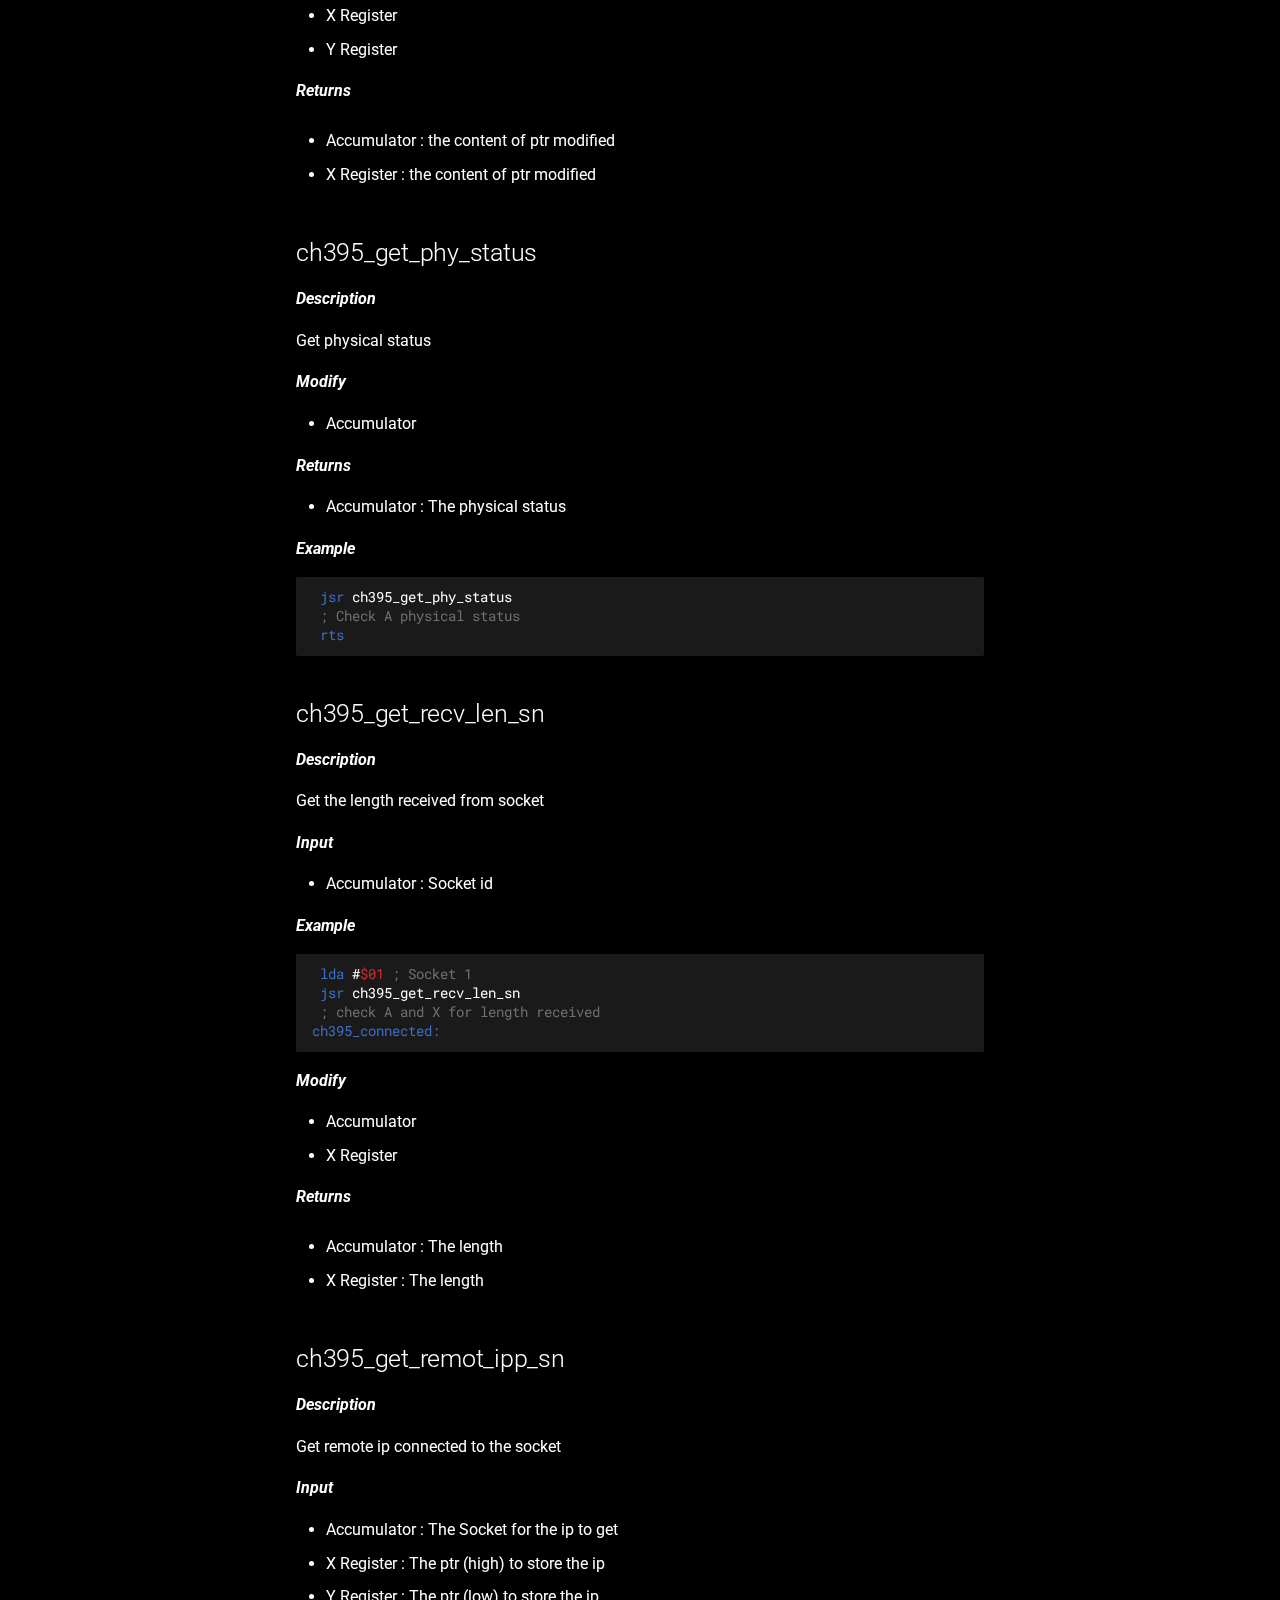
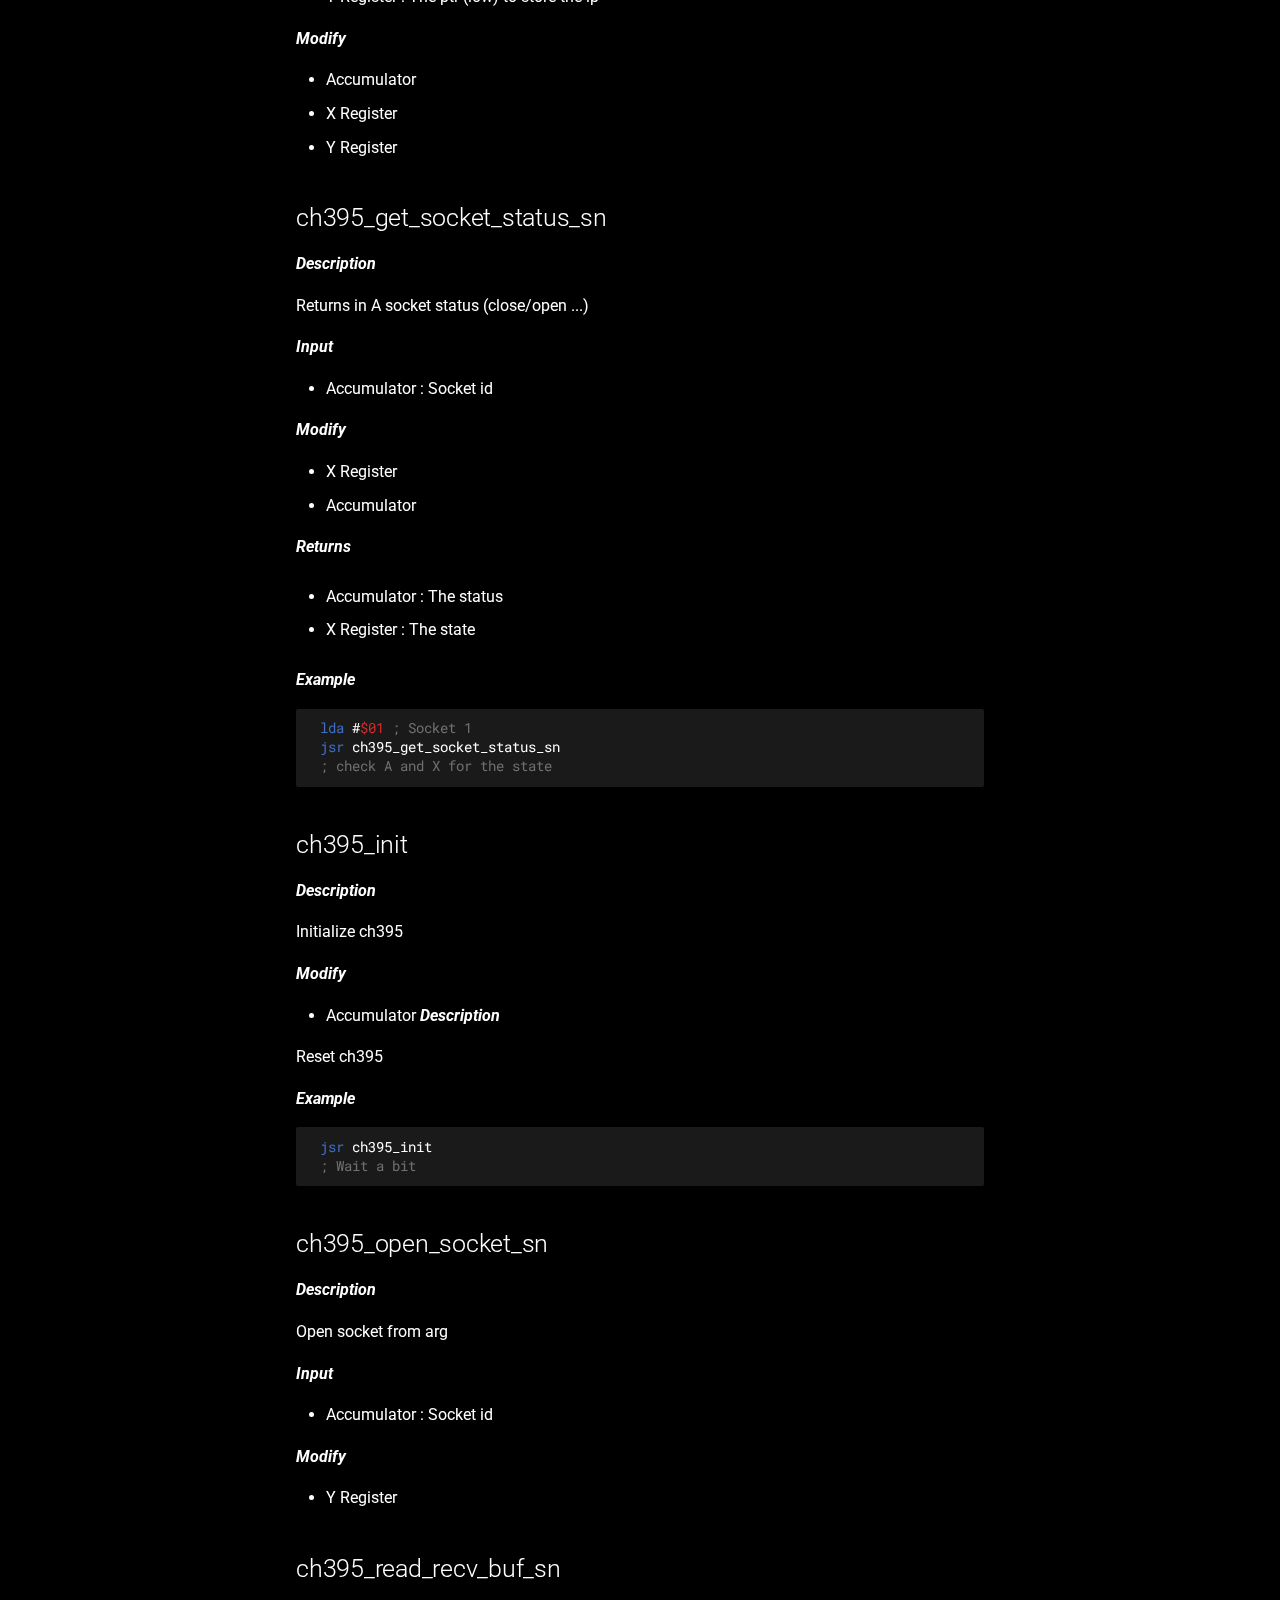
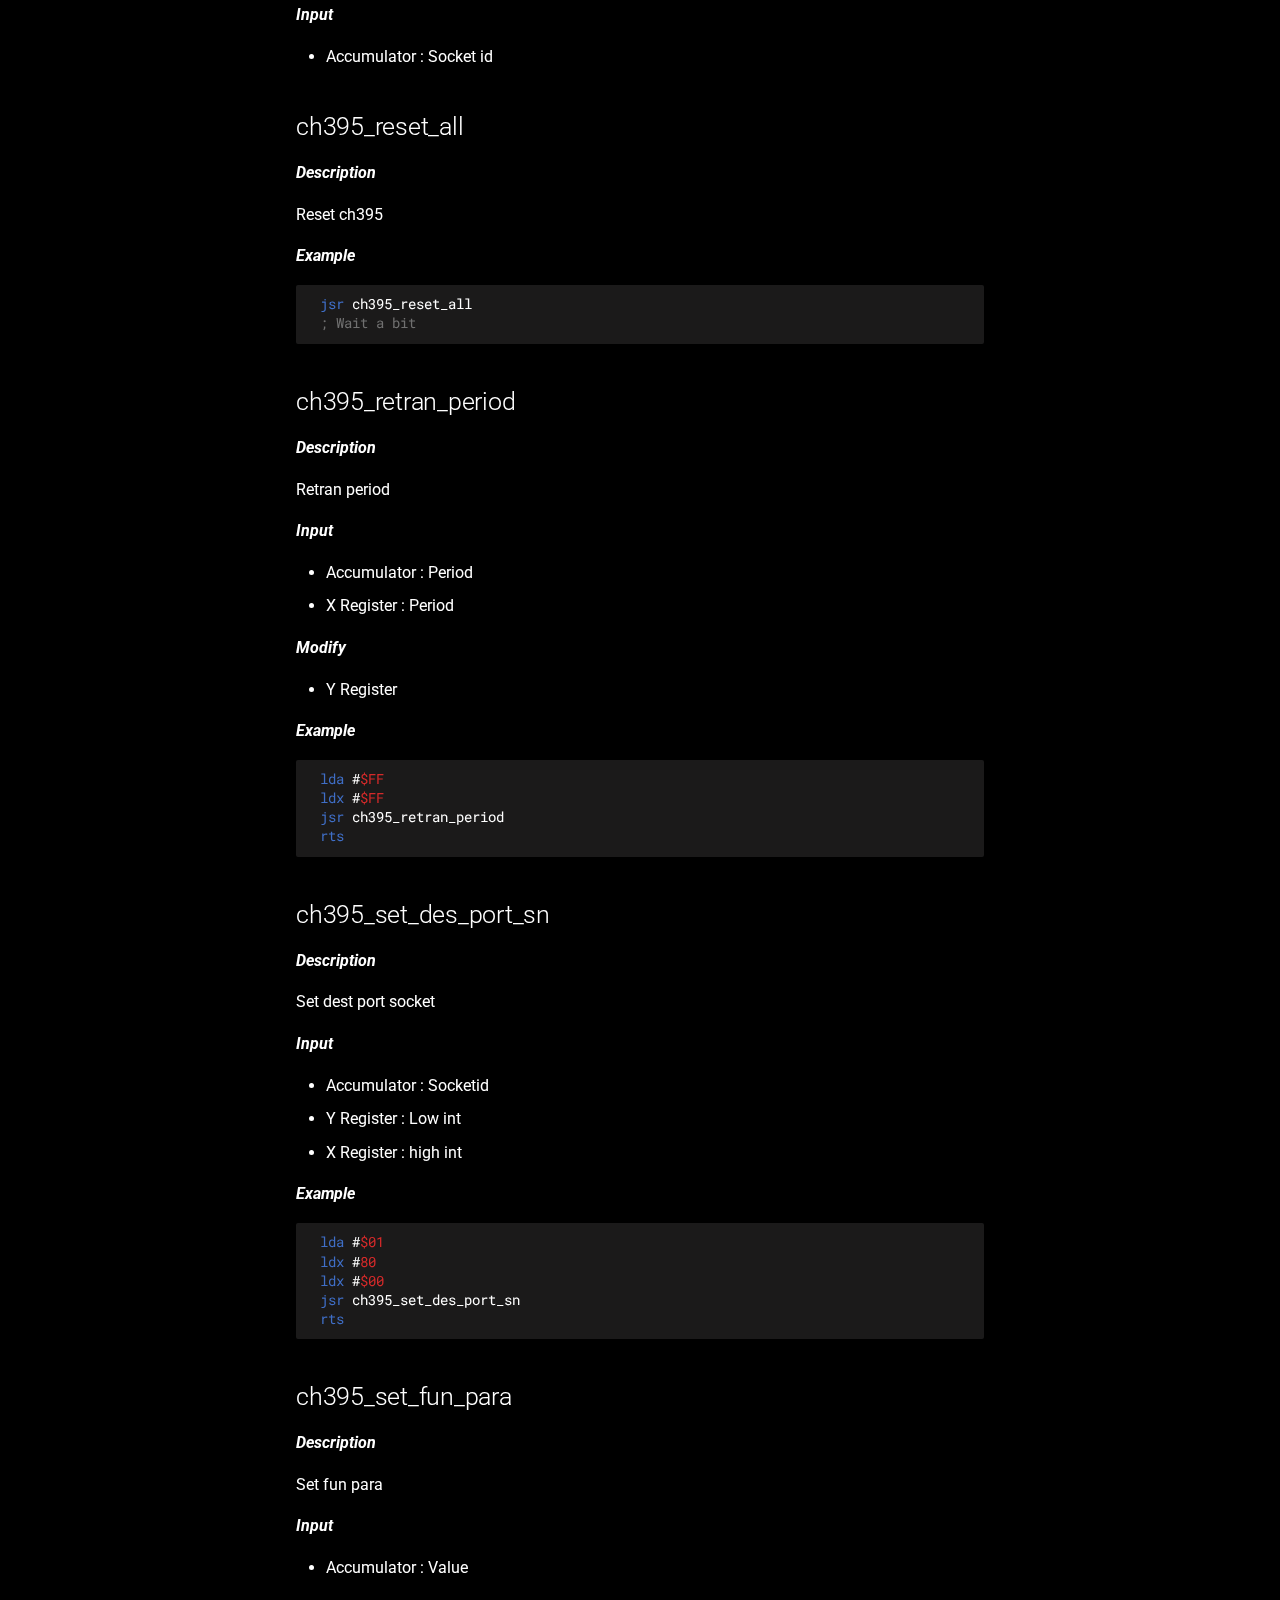
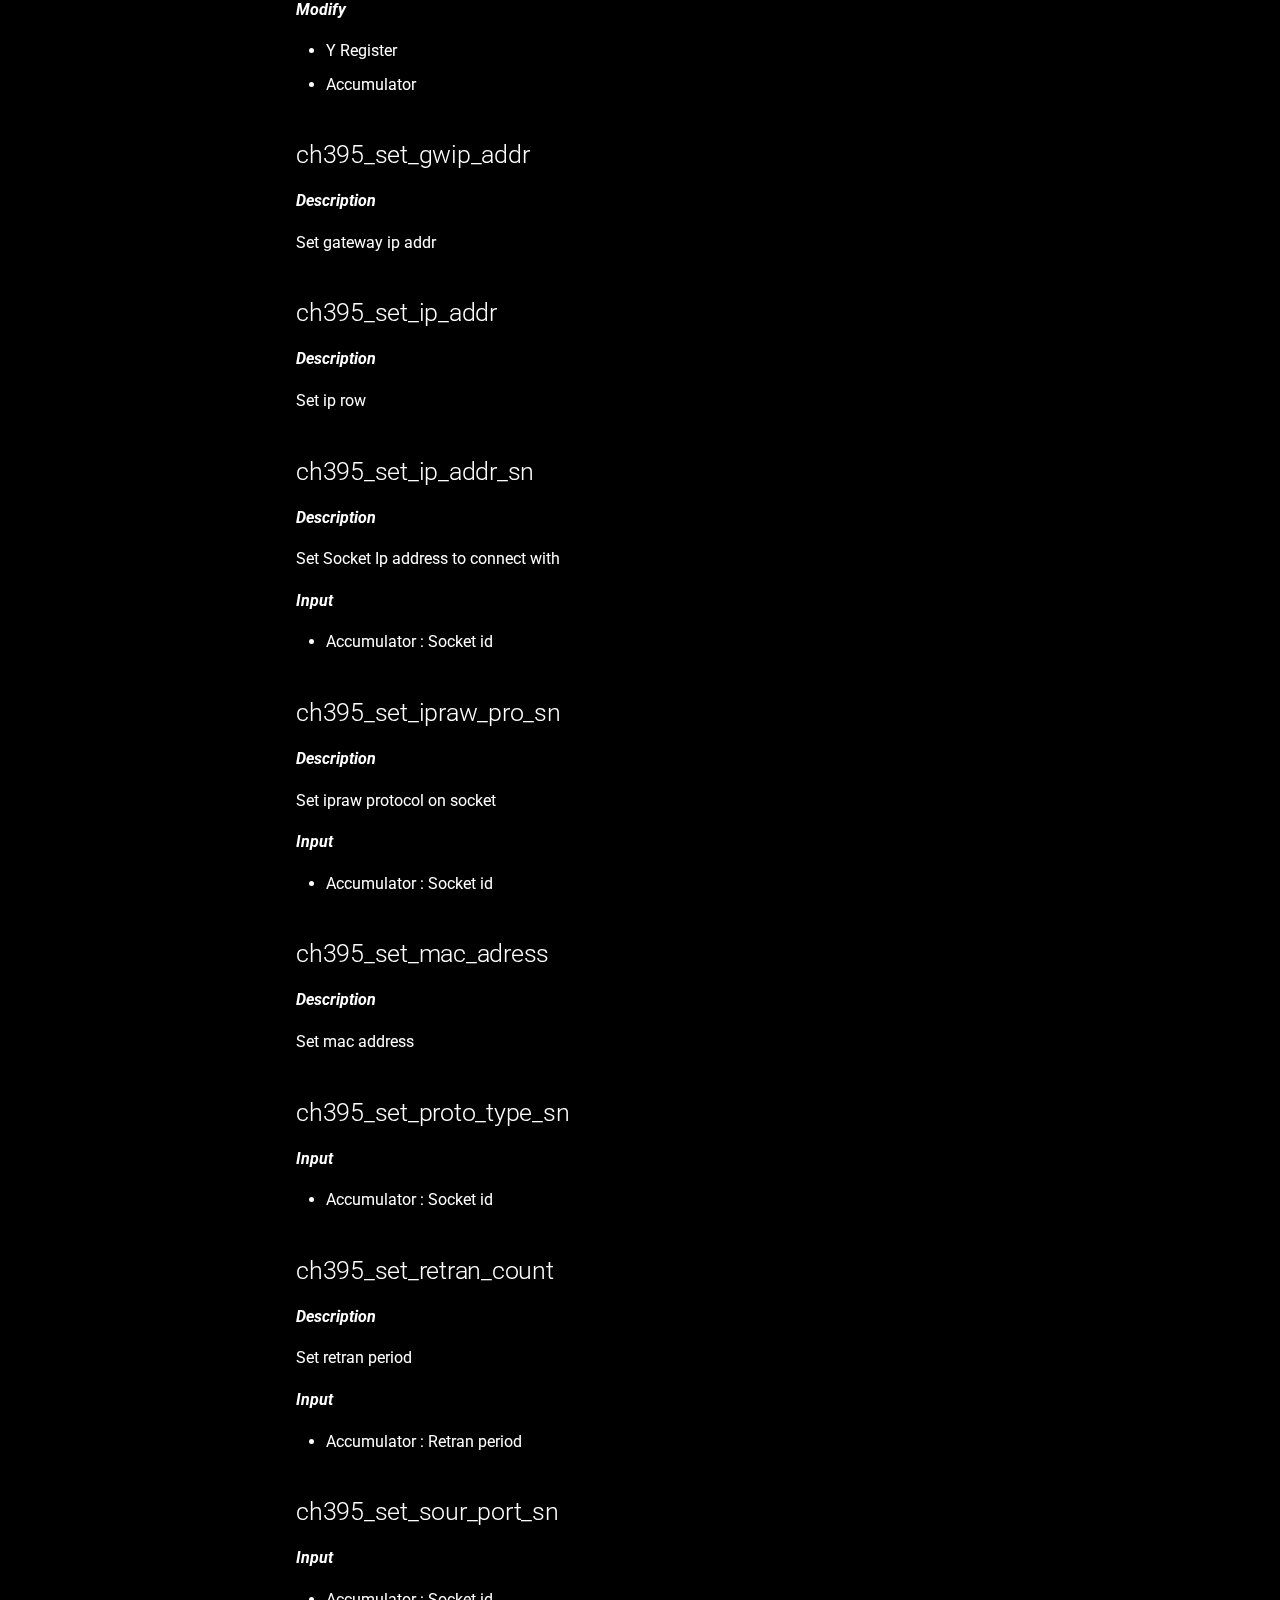
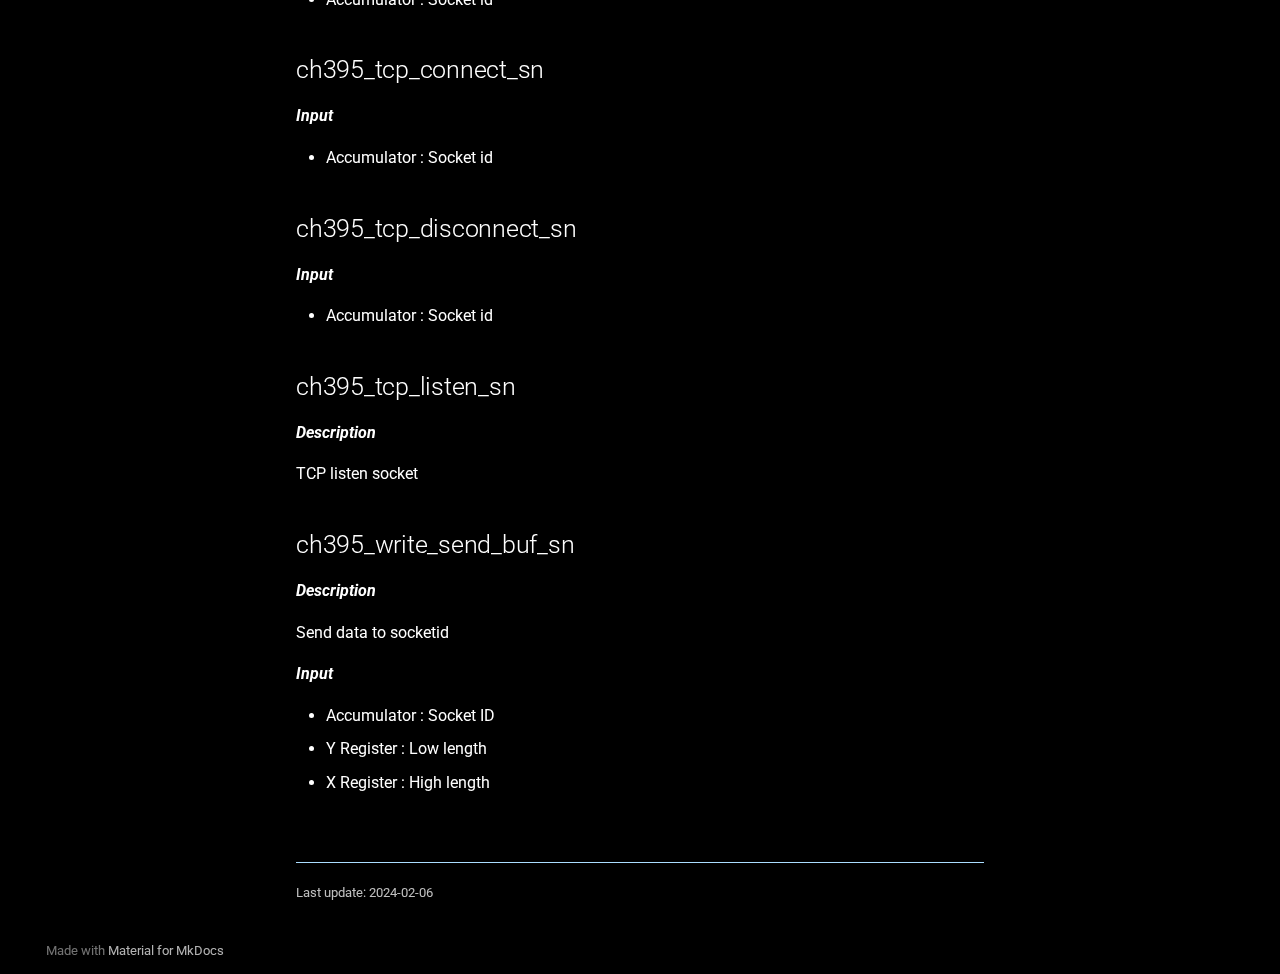
<file: docs/api/2024.1/assembly/index.html>
<!doctype html>
<html lang="en" class="no-js">
  <head>
    
      <meta charset="utf-8">
      <meta name="viewport" content="width=device-width,initial-scale=1">
      
      
      
      
        <link rel="prev" href="../../2024.2/c/">
      
      
        <link rel="next" href="../c/">
      
      
      <link rel="icon" href="../../assets/images/favicon.png">
      <meta name="generator" content="mkdocs-1.5.3, mkdocs-material-9.4.0">
    
    
      
        <title>Assembly - CH395 LIB DOCUMENTATION</title>
      
    
    
      <link rel="stylesheet" href="../../assets/stylesheets/main.9f615399.min.css">
      
        
        <link rel="stylesheet" href="../../assets/stylesheets/palette.649f08f9.min.css">
      
      


    
    
      
    
    
      
        
        
        <link rel="preconnect" href="https://fonts.gstatic.com" crossorigin>
        <link rel="stylesheet" href="https://fonts.googleapis.com/css?family=Roboto:300,300i,400,400i,700,700i%7CRoboto+Mono:400,400i,700,700i&display=fallback">
        <style>:root{--md-text-font:"Roboto";--md-code-font:"Roboto Mono"}</style>
      
    
    
      <link rel="stylesheet" href="../../stylesheets/extra.css">
    
    <script>__md_scope=new URL("../..",location),__md_hash=e=>[...e].reduce((e,_)=>(e<<5)-e+_.charCodeAt(0),0),__md_get=(e,_=localStorage,t=__md_scope)=>JSON.parse(_.getItem(t.pathname+"."+e)),__md_set=(e,_,t=localStorage,a=__md_scope)=>{try{t.setItem(a.pathname+"."+e,JSON.stringify(_))}catch(e){}}</script>
    
      

    
    
    
  </head>
  
  
    
    
    
    
    
    <body dir="ltr" data-md-color-scheme="default" data-md-color-primary="black" data-md-color-accent="indigo">
  
    
    
    <input class="md-toggle" data-md-toggle="drawer" type="checkbox" id="__drawer" autocomplete="off">
    <input class="md-toggle" data-md-toggle="search" type="checkbox" id="__search" autocomplete="off">
    <label class="md-overlay" for="__drawer"></label>
    <div data-md-component="skip">
      
        
        <a href="#assembly" class="md-skip">
          Skip to content
        </a>
      
    </div>
    <div data-md-component="announce">
      
    </div>
    
    
      

<header class="md-header" data-md-component="header">
  <nav class="md-header__inner md-grid" aria-label="Header">
    <a href="../.." title="CH395 LIB DOCUMENTATION" class="md-header__button md-logo" aria-label="CH395 LIB DOCUMENTATION" data-md-component="logo">
      
  
  <svg xmlns="http://www.w3.org/2000/svg" viewBox="0 0 24 24"><path d="M12 8a3 3 0 0 0 3-3 3 3 0 0 0-3-3 3 3 0 0 0-3 3 3 3 0 0 0 3 3m0 3.54C9.64 9.35 6.5 8 3 8v11c3.5 0 6.64 1.35 9 3.54 2.36-2.19 5.5-3.54 9-3.54V8c-3.5 0-6.64 1.35-9 3.54Z"/></svg>

    </a>
    <label class="md-header__button md-icon" for="__drawer">
      
      <svg xmlns="http://www.w3.org/2000/svg" viewBox="0 0 24 24"><path d="M3 6h18v2H3V6m0 5h18v2H3v-2m0 5h18v2H3v-2Z"/></svg>
    </label>
    <div class="md-header__title" data-md-component="header-title">
      <div class="md-header__ellipsis">
        <div class="md-header__topic">
          <span class="md-ellipsis">
            CH395 LIB DOCUMENTATION
          </span>
        </div>
        <div class="md-header__topic" data-md-component="header-topic">
          <span class="md-ellipsis">
            
              Assembly
            
          </span>
        </div>
      </div>
    </div>
    
      
    
    
    
      <label class="md-header__button md-icon" for="__search">
        
        <svg xmlns="http://www.w3.org/2000/svg" viewBox="0 0 24 24"><path d="M9.5 3A6.5 6.5 0 0 1 16 9.5c0 1.61-.59 3.09-1.56 4.23l.27.27h.79l5 5-1.5 1.5-5-5v-.79l-.27-.27A6.516 6.516 0 0 1 9.5 16 6.5 6.5 0 0 1 3 9.5 6.5 6.5 0 0 1 9.5 3m0 2C7 5 5 7 5 9.5S7 14 9.5 14 14 12 14 9.5 12 5 9.5 5Z"/></svg>
      </label>
      <div class="md-search" data-md-component="search" role="dialog">
  <label class="md-search__overlay" for="__search"></label>
  <div class="md-search__inner" role="search">
    <form class="md-search__form" name="search">
      <input type="text" class="md-search__input" name="query" aria-label="Search" placeholder="Search" autocapitalize="off" autocorrect="off" autocomplete="off" spellcheck="false" data-md-component="search-query" required>
      <label class="md-search__icon md-icon" for="__search">
        
        <svg xmlns="http://www.w3.org/2000/svg" viewBox="0 0 24 24"><path d="M9.5 3A6.5 6.5 0 0 1 16 9.5c0 1.61-.59 3.09-1.56 4.23l.27.27h.79l5 5-1.5 1.5-5-5v-.79l-.27-.27A6.516 6.516 0 0 1 9.5 16 6.5 6.5 0 0 1 3 9.5 6.5 6.5 0 0 1 9.5 3m0 2C7 5 5 7 5 9.5S7 14 9.5 14 14 12 14 9.5 12 5 9.5 5Z"/></svg>
        
        <svg xmlns="http://www.w3.org/2000/svg" viewBox="0 0 24 24"><path d="M20 11v2H8l5.5 5.5-1.42 1.42L4.16 12l7.92-7.92L13.5 5.5 8 11h12Z"/></svg>
      </label>
      <nav class="md-search__options" aria-label="Search">
        
        <button type="reset" class="md-search__icon md-icon" title="Clear" aria-label="Clear" tabindex="-1">
          
          <svg xmlns="http://www.w3.org/2000/svg" viewBox="0 0 24 24"><path d="M19 6.41 17.59 5 12 10.59 6.41 5 5 6.41 10.59 12 5 17.59 6.41 19 12 13.41 17.59 19 19 17.59 13.41 12 19 6.41Z"/></svg>
        </button>
      </nav>
      
    </form>
    <div class="md-search__output">
      <div class="md-search__scrollwrap" data-md-scrollfix>
        <div class="md-search-result" data-md-component="search-result">
          <div class="md-search-result__meta">
            Initializing search
          </div>
          <ol class="md-search-result__list" role="presentation"></ol>
        </div>
      </div>
    </div>
  </div>
</div>
    
    
  </nav>
  
</header>
    
    <div class="md-container" data-md-component="container">
      
      
        
          
            
<nav class="md-tabs" aria-label="Tabs" data-md-component="tabs">
  <div class="md-grid">
    <ul class="md-tabs__list">
      
        
  
  
  
    <li class="md-tabs__item">
      <a href="../.." class="md-tabs__link">
        
  
    
  
  Introduction

      </a>
    </li>
  

      
        
  
  
    
  
  
    
    
      
  
  
    
  
  
    
    
      <li class="md-tabs__item md-tabs__item--active">
        <a href="../../2024.2/assembly/" class="md-tabs__link">
          
  
  Versions

        </a>
      </li>
    
  

    
  

      
    </ul>
  </div>
</nav>
          
        
      
      <main class="md-main" data-md-component="main">
        <div class="md-main__inner md-grid">
          
            
              
              <div class="md-sidebar md-sidebar--primary" data-md-component="sidebar" data-md-type="navigation" >
                <div class="md-sidebar__scrollwrap">
                  <div class="md-sidebar__inner">
                    


  


<nav class="md-nav md-nav--primary md-nav--lifted" aria-label="Navigation" data-md-level="0">
  <label class="md-nav__title" for="__drawer">
    <a href="../.." title="CH395 LIB DOCUMENTATION" class="md-nav__button md-logo" aria-label="CH395 LIB DOCUMENTATION" data-md-component="logo">
      
  
  <svg xmlns="http://www.w3.org/2000/svg" viewBox="0 0 24 24"><path d="M12 8a3 3 0 0 0 3-3 3 3 0 0 0-3-3 3 3 0 0 0-3 3 3 3 0 0 0 3 3m0 3.54C9.64 9.35 6.5 8 3 8v11c3.5 0 6.64 1.35 9 3.54 2.36-2.19 5.5-3.54 9-3.54V8c-3.5 0-6.64 1.35-9 3.54Z"/></svg>

    </a>
    CH395 LIB DOCUMENTATION
  </label>
  
  <ul class="md-nav__list" data-md-scrollfix>
    
      
      
  
  
  
    <li class="md-nav__item">
      <a href="../.." class="md-nav__link">
        
  
  <span class="md-ellipsis">
    Introduction
  </span>
  

      </a>
    </li>
  

    
      
      
  
  
    
  
  
    
    
    
    <li class="md-nav__item md-nav__item--active md-nav__item--nested">
      
        
        
        
        
        <input class="md-nav__toggle md-toggle " type="checkbox" id="__nav_2" checked>
        
          <label class="md-nav__link" for="__nav_2" id="__nav_2_label" tabindex="0">
            
  
  <span class="md-ellipsis">
    Versions
  </span>
  

            <span class="md-nav__icon md-icon"></span>
          </label>
        
        <nav class="md-nav" data-md-level="1" aria-labelledby="__nav_2_label" aria-expanded="true">
          <label class="md-nav__title" for="__nav_2">
            <span class="md-nav__icon md-icon"></span>
            Versions
          </label>
          <ul class="md-nav__list" data-md-scrollfix>
            
              
                
  
  
  
    
    
    
    <li class="md-nav__item md-nav__item--nested">
      
        
        
        
        
        <input class="md-nav__toggle md-toggle " type="checkbox" id="__nav_2_1" >
        
          <label class="md-nav__link" for="__nav_2_1" id="__nav_2_1_label" tabindex="0">
            
  
  <span class="md-ellipsis">
    2024.2
  </span>
  

            <span class="md-nav__icon md-icon"></span>
          </label>
        
        <nav class="md-nav" data-md-level="2" aria-labelledby="__nav_2_1_label" aria-expanded="false">
          <label class="md-nav__title" for="__nav_2_1">
            <span class="md-nav__icon md-icon"></span>
            2024.2
          </label>
          <ul class="md-nav__list" data-md-scrollfix>
            
              
                
  
  
  
    <li class="md-nav__item">
      <a href="../../2024.2/assembly/" class="md-nav__link">
        
  
  <span class="md-ellipsis">
    Assembly
  </span>
  

      </a>
    </li>
  

              
            
              
                
  
  
  
    <li class="md-nav__item">
      <a href="../../2024.2/c/" class="md-nav__link">
        
  
  <span class="md-ellipsis">
    C
  </span>
  

      </a>
    </li>
  

              
            
          </ul>
        </nav>
      
    </li>
  

              
            
              
                
  
  
    
  
  
    
    
    
    <li class="md-nav__item md-nav__item--active md-nav__item--nested">
      
        
        
        
        
        <input class="md-nav__toggle md-toggle " type="checkbox" id="__nav_2_2" checked>
        
          <label class="md-nav__link" for="__nav_2_2" id="__nav_2_2_label" tabindex="0">
            
  
  <span class="md-ellipsis">
    2024.1
  </span>
  

            <span class="md-nav__icon md-icon"></span>
          </label>
        
        <nav class="md-nav" data-md-level="2" aria-labelledby="__nav_2_2_label" aria-expanded="true">
          <label class="md-nav__title" for="__nav_2_2">
            <span class="md-nav__icon md-icon"></span>
            2024.1
          </label>
          <ul class="md-nav__list" data-md-scrollfix>
            
              
                
  
  
    
  
  
    <li class="md-nav__item md-nav__item--active">
      
      <input class="md-nav__toggle md-toggle" type="checkbox" id="__toc">
      
      
        
      
      
        <label class="md-nav__link md-nav__link--active" for="__toc">
          
  
  <span class="md-ellipsis">
    Assembly
  </span>
  

          <span class="md-nav__icon md-icon"></span>
        </label>
      
      <a href="./" class="md-nav__link md-nav__link--active">
        
  
  <span class="md-ellipsis">
    Assembly
  </span>
  

      </a>
      
        

<nav class="md-nav md-nav--secondary" aria-label="Table of contents">
  
  
  
    
  
  
    <label class="md-nav__title" for="__toc">
      <span class="md-nav__icon md-icon"></span>
      Table of contents
    </label>
    <ul class="md-nav__list" data-md-component="toc" data-md-scrollfix>
      
        <li class="md-nav__item">
  <a href="#ch395_check_exist" class="md-nav__link">
    ch395_check_exist
  </a>
  
</li>
      
        <li class="md-nav__item">
  <a href="#ch395_clear_recv_buf_sn" class="md-nav__link">
    ch395_clear_recv_buf_sn
  </a>
  
</li>
      
        <li class="md-nav__item">
  <a href="#ch395_close_socket_sn" class="md-nav__link">
    ch395_close_socket_sn
  </a>
  
</li>
      
        <li class="md-nav__item">
  <a href="#ch395_dhcp_enable" class="md-nav__link">
    ch395_dhcp_enable
  </a>
  
</li>
      
        <li class="md-nav__item">
  <a href="#ch395_get_cmd_status" class="md-nav__link">
    ch395_get_cmd_status
  </a>
  
</li>
      
        <li class="md-nav__item">
  <a href="#ch395_get_dhcp_status" class="md-nav__link">
    ch395_get_dhcp_status
  </a>
  
</li>
      
        <li class="md-nav__item">
  <a href="#ch395_get_glob_int_status" class="md-nav__link">
    ch395_get_glob_int_status
  </a>
  
</li>
      
        <li class="md-nav__item">
  <a href="#ch395_get_ic_ver" class="md-nav__link">
    ch395_get_ic_ver
  </a>
  
</li>
      
        <li class="md-nav__item">
  <a href="#ch395_get_int_status_sn" class="md-nav__link">
    ch395_get_int_status_sn
  </a>
  
</li>
      
        <li class="md-nav__item">
  <a href="#ch395_get_ip_inf" class="md-nav__link">
    ch395_get_ip_inf
  </a>
  
</li>
      
        <li class="md-nav__item">
  <a href="#ch395_get_mac_adress" class="md-nav__link">
    ch395_get_mac_adress
  </a>
  
</li>
      
        <li class="md-nav__item">
  <a href="#ch395_get_phy_status" class="md-nav__link">
    ch395_get_phy_status
  </a>
  
</li>
      
        <li class="md-nav__item">
  <a href="#ch395_get_recv_len_sn" class="md-nav__link">
    ch395_get_recv_len_sn
  </a>
  
</li>
      
        <li class="md-nav__item">
  <a href="#ch395_get_remot_ipp_sn" class="md-nav__link">
    ch395_get_remot_ipp_sn
  </a>
  
</li>
      
        <li class="md-nav__item">
  <a href="#ch395_get_socket_status_sn" class="md-nav__link">
    ch395_get_socket_status_sn
  </a>
  
</li>
      
        <li class="md-nav__item">
  <a href="#ch395_init" class="md-nav__link">
    ch395_init
  </a>
  
</li>
      
        <li class="md-nav__item">
  <a href="#ch395_open_socket_sn" class="md-nav__link">
    ch395_open_socket_sn
  </a>
  
</li>
      
        <li class="md-nav__item">
  <a href="#ch395_read_recv_buf_sn" class="md-nav__link">
    ch395_read_recv_buf_sn
  </a>
  
</li>
      
        <li class="md-nav__item">
  <a href="#ch395_reset_all" class="md-nav__link">
    ch395_reset_all
  </a>
  
</li>
      
        <li class="md-nav__item">
  <a href="#ch395_retran_period" class="md-nav__link">
    ch395_retran_period
  </a>
  
</li>
      
        <li class="md-nav__item">
  <a href="#ch395_set_des_port_sn" class="md-nav__link">
    ch395_set_des_port_sn
  </a>
  
</li>
      
        <li class="md-nav__item">
  <a href="#ch395_set_fun_para" class="md-nav__link">
    ch395_set_fun_para
  </a>
  
</li>
      
        <li class="md-nav__item">
  <a href="#ch395_set_gwip_addr" class="md-nav__link">
    ch395_set_gwip_addr
  </a>
  
</li>
      
        <li class="md-nav__item">
  <a href="#ch395_set_ip_addr" class="md-nav__link">
    ch395_set_ip_addr
  </a>
  
</li>
      
        <li class="md-nav__item">
  <a href="#ch395_set_ip_addr_sn" class="md-nav__link">
    ch395_set_ip_addr_sn
  </a>
  
</li>
      
        <li class="md-nav__item">
  <a href="#ch395_set_ipraw_pro_sn" class="md-nav__link">
    ch395_set_ipraw_pro_sn
  </a>
  
</li>
      
        <li class="md-nav__item">
  <a href="#ch395_set_mac_adress" class="md-nav__link">
    ch395_set_mac_adress
  </a>
  
</li>
      
        <li class="md-nav__item">
  <a href="#ch395_set_proto_type_sn" class="md-nav__link">
    ch395_set_proto_type_sn
  </a>
  
</li>
      
        <li class="md-nav__item">
  <a href="#ch395_set_retran_count" class="md-nav__link">
    ch395_set_retran_count
  </a>
  
</li>
      
        <li class="md-nav__item">
  <a href="#ch395_set_sour_port_sn" class="md-nav__link">
    ch395_set_sour_port_sn
  </a>
  
</li>
      
        <li class="md-nav__item">
  <a href="#ch395_tcp_connect_sn" class="md-nav__link">
    ch395_tcp_connect_sn
  </a>
  
</li>
      
        <li class="md-nav__item">
  <a href="#ch395_tcp_disconnect_sn" class="md-nav__link">
    ch395_tcp_disconnect_sn
  </a>
  
</li>
      
        <li class="md-nav__item">
  <a href="#ch395_tcp_listen_sn" class="md-nav__link">
    ch395_tcp_listen_sn
  </a>
  
</li>
      
        <li class="md-nav__item">
  <a href="#ch395_write_send_buf_sn" class="md-nav__link">
    ch395_write_send_buf_sn
  </a>
  
</li>
      
    </ul>
  
</nav>
      
    </li>
  

              
            
              
                
  
  
  
    <li class="md-nav__item">
      <a href="../c/" class="md-nav__link">
        
  
  <span class="md-ellipsis">
    C
  </span>
  

      </a>
    </li>
  

              
            
          </ul>
        </nav>
      
    </li>
  

              
            
          </ul>
        </nav>
      
    </li>
  

    
  </ul>
</nav>
                  </div>
                </div>
              </div>
            
            
              
              <div class="md-sidebar md-sidebar--secondary" data-md-component="sidebar" data-md-type="toc" >
                <div class="md-sidebar__scrollwrap">
                  <div class="md-sidebar__inner">
                    

<nav class="md-nav md-nav--secondary" aria-label="Table of contents">
  
  
  
    
  
  
    <label class="md-nav__title" for="__toc">
      <span class="md-nav__icon md-icon"></span>
      Table of contents
    </label>
    <ul class="md-nav__list" data-md-component="toc" data-md-scrollfix>
      
        <li class="md-nav__item">
  <a href="#ch395_check_exist" class="md-nav__link">
    ch395_check_exist
  </a>
  
</li>
      
        <li class="md-nav__item">
  <a href="#ch395_clear_recv_buf_sn" class="md-nav__link">
    ch395_clear_recv_buf_sn
  </a>
  
</li>
      
        <li class="md-nav__item">
  <a href="#ch395_close_socket_sn" class="md-nav__link">
    ch395_close_socket_sn
  </a>
  
</li>
      
        <li class="md-nav__item">
  <a href="#ch395_dhcp_enable" class="md-nav__link">
    ch395_dhcp_enable
  </a>
  
</li>
      
        <li class="md-nav__item">
  <a href="#ch395_get_cmd_status" class="md-nav__link">
    ch395_get_cmd_status
  </a>
  
</li>
      
        <li class="md-nav__item">
  <a href="#ch395_get_dhcp_status" class="md-nav__link">
    ch395_get_dhcp_status
  </a>
  
</li>
      
        <li class="md-nav__item">
  <a href="#ch395_get_glob_int_status" class="md-nav__link">
    ch395_get_glob_int_status
  </a>
  
</li>
      
        <li class="md-nav__item">
  <a href="#ch395_get_ic_ver" class="md-nav__link">
    ch395_get_ic_ver
  </a>
  
</li>
      
        <li class="md-nav__item">
  <a href="#ch395_get_int_status_sn" class="md-nav__link">
    ch395_get_int_status_sn
  </a>
  
</li>
      
        <li class="md-nav__item">
  <a href="#ch395_get_ip_inf" class="md-nav__link">
    ch395_get_ip_inf
  </a>
  
</li>
      
        <li class="md-nav__item">
  <a href="#ch395_get_mac_adress" class="md-nav__link">
    ch395_get_mac_adress
  </a>
  
</li>
      
        <li class="md-nav__item">
  <a href="#ch395_get_phy_status" class="md-nav__link">
    ch395_get_phy_status
  </a>
  
</li>
      
        <li class="md-nav__item">
  <a href="#ch395_get_recv_len_sn" class="md-nav__link">
    ch395_get_recv_len_sn
  </a>
  
</li>
      
        <li class="md-nav__item">
  <a href="#ch395_get_remot_ipp_sn" class="md-nav__link">
    ch395_get_remot_ipp_sn
  </a>
  
</li>
      
        <li class="md-nav__item">
  <a href="#ch395_get_socket_status_sn" class="md-nav__link">
    ch395_get_socket_status_sn
  </a>
  
</li>
      
        <li class="md-nav__item">
  <a href="#ch395_init" class="md-nav__link">
    ch395_init
  </a>
  
</li>
      
        <li class="md-nav__item">
  <a href="#ch395_open_socket_sn" class="md-nav__link">
    ch395_open_socket_sn
  </a>
  
</li>
      
        <li class="md-nav__item">
  <a href="#ch395_read_recv_buf_sn" class="md-nav__link">
    ch395_read_recv_buf_sn
  </a>
  
</li>
      
        <li class="md-nav__item">
  <a href="#ch395_reset_all" class="md-nav__link">
    ch395_reset_all
  </a>
  
</li>
      
        <li class="md-nav__item">
  <a href="#ch395_retran_period" class="md-nav__link">
    ch395_retran_period
  </a>
  
</li>
      
        <li class="md-nav__item">
  <a href="#ch395_set_des_port_sn" class="md-nav__link">
    ch395_set_des_port_sn
  </a>
  
</li>
      
        <li class="md-nav__item">
  <a href="#ch395_set_fun_para" class="md-nav__link">
    ch395_set_fun_para
  </a>
  
</li>
      
        <li class="md-nav__item">
  <a href="#ch395_set_gwip_addr" class="md-nav__link">
    ch395_set_gwip_addr
  </a>
  
</li>
      
        <li class="md-nav__item">
  <a href="#ch395_set_ip_addr" class="md-nav__link">
    ch395_set_ip_addr
  </a>
  
</li>
      
        <li class="md-nav__item">
  <a href="#ch395_set_ip_addr_sn" class="md-nav__link">
    ch395_set_ip_addr_sn
  </a>
  
</li>
      
        <li class="md-nav__item">
  <a href="#ch395_set_ipraw_pro_sn" class="md-nav__link">
    ch395_set_ipraw_pro_sn
  </a>
  
</li>
      
        <li class="md-nav__item">
  <a href="#ch395_set_mac_adress" class="md-nav__link">
    ch395_set_mac_adress
  </a>
  
</li>
      
        <li class="md-nav__item">
  <a href="#ch395_set_proto_type_sn" class="md-nav__link">
    ch395_set_proto_type_sn
  </a>
  
</li>
      
        <li class="md-nav__item">
  <a href="#ch395_set_retran_count" class="md-nav__link">
    ch395_set_retran_count
  </a>
  
</li>
      
        <li class="md-nav__item">
  <a href="#ch395_set_sour_port_sn" class="md-nav__link">
    ch395_set_sour_port_sn
  </a>
  
</li>
      
        <li class="md-nav__item">
  <a href="#ch395_tcp_connect_sn" class="md-nav__link">
    ch395_tcp_connect_sn
  </a>
  
</li>
      
        <li class="md-nav__item">
  <a href="#ch395_tcp_disconnect_sn" class="md-nav__link">
    ch395_tcp_disconnect_sn
  </a>
  
</li>
      
        <li class="md-nav__item">
  <a href="#ch395_tcp_listen_sn" class="md-nav__link">
    ch395_tcp_listen_sn
  </a>
  
</li>
      
        <li class="md-nav__item">
  <a href="#ch395_write_send_buf_sn" class="md-nav__link">
    ch395_write_send_buf_sn
  </a>
  
</li>
      
    </ul>
  
</nav>
                  </div>
                </div>
              </div>
            
          
          
            <div class="md-content" data-md-component="content">
              <article class="md-content__inner md-typeset">
                
                  


<div><h1 id="assembly">Assembly</h1>
<h2 id="ch395_check_exist">ch395_check_exist</h2>
<p><strong><em>Description</em></strong></p>
<p>Checks if ch395 exists</p>
<p><strong><em>Example</em></strong></p>
<div class="highlight"><pre><span></span><code><span class="w"> </span><span class="k">jsr</span><span class="w"> </span><span class="n">ch395_get_glob_int_status</span>
<span class="w"> </span><span class="k">cmp</span><span class="w"> </span><span class="p">#</span><span class="n">CH395_DETECTED</span>
<span class="w"> </span><span class="k">beq</span><span class="w"> </span><span class="n">ch395_connected</span>
<span class="w"> </span><span class="k">rts</span>
<span class="nl">ch395_connected:</span>
</code></pre></div>
<p><strong><em>Modify</em></strong></p>
<ul>
<li>Accumulator </li>
</ul>
<p><strong><em>Returns</em></strong></p>
<ul>
<li>Accumulator : Returns #CH395_DETECTED if it exists</li>
</ul>
<h2 id="ch395_clear_recv_buf_sn">ch395_clear_recv_buf_sn</h2>
<p><strong><em>Description</em></strong></p>
<p>Clear receive buffer</p>
<p><strong><em>Input</em></strong></p>
<ul>
<li>Accumulator : Socket id</li>
</ul>
<p><strong><em>Modify</em></strong></p>
<ul>
<li>Accumulator </li>
<li>Y Register </li>
</ul>
<p><strong><em>Example</em></strong></p>
<div class="highlight"><pre><span></span><code><span class="w"> </span><span class="k">lda</span><span class="w"> </span><span class="p">#</span><span class="n">CH395_SOCKET1</span><span class="w"> </span><span class="c1">; Socket ID</span>
<span class="w"> </span><span class="k">jsr</span><span class="w"> </span><span class="n">ch395_clear_recv_buf_sn</span>
</code></pre></div>
<h2 id="ch395_close_socket_sn">ch395_close_socket_sn</h2>
<p><strong><em>Description</em></strong></p>
<p>Close socket</p>
<p><strong><em>Input</em></strong></p>
<ul>
<li>Accumulator : The id of the socket to close</li>
</ul>
<p><strong><em>Modify</em></strong></p>
<ul>
<li>Y Register </li>
</ul>
<p><strong><em>Example</em></strong></p>
<div class="highlight"><pre><span></span><code><span class="w"> </span><span class="k">lda</span><span class="w"> </span><span class="p">#</span><span class="mh">$01</span><span class="w"> </span><span class="c1">; Socket ID</span>
<span class="w"> </span><span class="k">jsr</span><span class="w"> </span><span class="n">ch395_close_socket_sn</span>
</code></pre></div>
<h2 id="ch395_dhcp_enable">ch395_dhcp_enable</h2>
<p><strong><em>Description</em></strong></p>
<p>Enable or not dhcp</p>
<p><strong><em>Input</em></strong></p>
<ul>
<li>Accumulator : The mode to activate DHCP mode</li>
</ul>
<p><strong><em>Modify</em></strong></p>
<ul>
<li>X Register </li>
</ul>
<h2 id="ch395_get_cmd_status">ch395_get_cmd_status</h2>
<p><strong><em>Description</em></strong></p>
<p>Get cmd status</p>
<p><strong><em>Example</em></strong></p>
<div class="highlight"><pre><span></span><code><span class="w"> </span><span class="k">jsr</span><span class="w"> </span><span class="n">ch395_get_cmd_status</span>
<span class="w"> </span><span class="c1">; Check A for STATUS</span>
<span class="w"> </span><span class="k">rts</span>
</code></pre></div>
<p><strong><em>Modify</em></strong></p>
<ul>
<li>Accumulator </li>
</ul>
<h2 id="ch395_get_dhcp_status">ch395_get_dhcp_status</h2>
<p><strong><em>Description</em></strong></p>
<p>Get dhcp status</p>
<p><strong><em>Example</em></strong></p>
<div class="highlight"><pre><span></span><code><span class="w"> </span><span class="k">jsr</span><span class="w"> </span><span class="n">ch395_get_dhcp_status</span>
<span class="w"> </span><span class="c1">; Check A for dhcp status</span>
<span class="w"> </span><span class="k">rts</span>
</code></pre></div>
<p><strong><em>Modify</em></strong></p>
<ul>
<li>Accumulator </li>
</ul>
<h2 id="ch395_get_glob_int_status">ch395_get_glob_int_status</h2>
<p><strong><em>Description</em></strong></p>
<p>Get General interrupt Status</p>
<p><strong><em>Modify</em></strong></p>
<ul>
<li>Accumulator </li>
</ul>
<p><strong><em>Example</em></strong></p>
<div class="highlight"><pre><span></span><code><span class="w"> </span><span class="k">jsr</span><span class="w"> </span><span class="n">ch395_get_glob_int_status</span>
<span class="w"> </span><span class="c1">; check accumulator to get interrupts states</span>
</code></pre></div>
<h2 id="ch395_get_ic_ver">ch395_get_ic_ver</h2>
<p><strong><em>Description</em></strong></p>
<p>Get ch395 firmware version</p>
<p><strong><em>Example</em></strong></p>
<div class="highlight"><pre><span></span><code><span class="w"> </span><span class="k">jsr</span><span class="w"> </span><span class="n">ch395_get_ic_ver</span>
<span class="w"> </span><span class="c1">; Check A for version</span>
<span class="w"> </span><span class="k">rts</span>
</code></pre></div>
<p><strong><em>Modify</em></strong></p>
<ul>
<li>Accumulator </li>
</ul>
<h2 id="ch395_get_int_status_sn">ch395_get_int_status_sn</h2>
<p><strong><em>Description</em></strong></p>
<p>Check interrupt socket status</p>
<p><strong><em>Input</em></strong></p>
<ul>
<li>Accumulator : Socket id</li>
</ul>
<p><strong><em>Modify</em></strong></p>
<ul>
<li>Accumulator </li>
<li>X Register </li>
</ul>
<p><strong><em>Returns</em></strong></p>
<ul>
<li>Accumulator : Status of selected socket</li>
</ul>
<p><strong><em>Example</em></strong></p>
<div class="highlight"><pre><span></span><code><span class="w"> </span><span class="k">lda</span><span class="w"> </span><span class="p">#</span><span class="n">CH395_SOCKET1</span><span class="w"> </span><span class="c1">; Check socket 1</span>
<span class="w"> </span><span class="k">jsr</span><span class="w"> </span><span class="n">ch395_get_int_status_sn</span>
<span class="w"> </span><span class="c1">; Check interrupt type</span>
<span class="w"> </span><span class="k">rts</span>
</code></pre></div>
<h2 id="ch395_get_ip_inf">ch395_get_ip_inf</h2>
<p><strong><em>Description</em></strong></p>
<p>Get ip info</p>
<p><strong><em>Input</em></strong></p>
<ul>
<li>Accumulator : the ptr to modify</li>
<li>X Register : the ptr to modify</li>
</ul>
<p><strong><em>Modify</em></strong></p>
<ul>
<li>Accumulator </li>
<li>X Register </li>
<li>Y Register </li>
</ul>
<h2 id="ch395_get_mac_adress">ch395_get_mac_adress</h2>
<p><strong><em>Description</em></strong></p>
<p>Get mac address</p>
<p><strong><em>Input</em></strong></p>
<ul>
<li>Accumulator : the ptr</li>
<li>X Register : the ptr</li>
</ul>
<p><strong><em>Modify</em></strong></p>
<ul>
<li>Accumulator </li>
<li>X Register </li>
<li>Y Register </li>
</ul>
<p><strong><em>Returns</em></strong></p>
<ul>
<li>
<p>Accumulator : the content of ptr modified</p>
</li>
<li>
<p>X Register : the content of ptr modified</p>
</li>
</ul>
<h2 id="ch395_get_phy_status">ch395_get_phy_status</h2>
<p><strong><em>Description</em></strong></p>
<p>Get physical status</p>
<p><strong><em>Modify</em></strong></p>
<ul>
<li>Accumulator </li>
</ul>
<p><strong><em>Returns</em></strong></p>
<ul>
<li>Accumulator : The physical status</li>
</ul>
<p><strong><em>Example</em></strong></p>
<div class="highlight"><pre><span></span><code><span class="w"> </span><span class="k">jsr</span><span class="w"> </span><span class="n">ch395_get_phy_status</span>
<span class="w"> </span><span class="c1">; Check A physical status</span>
<span class="w"> </span><span class="k">rts</span>
</code></pre></div>
<h2 id="ch395_get_recv_len_sn">ch395_get_recv_len_sn</h2>
<p><strong><em>Description</em></strong></p>
<p>Get the length received from socket</p>
<p><strong><em>Input</em></strong></p>
<ul>
<li>Accumulator : Socket id</li>
</ul>
<p><strong><em>Example</em></strong></p>
<div class="highlight"><pre><span></span><code><span class="w"> </span><span class="k">lda</span><span class="w"> </span><span class="p">#</span><span class="mh">$01</span><span class="w"> </span><span class="c1">; Socket 1</span>
<span class="w"> </span><span class="k">jsr</span><span class="w"> </span><span class="n">ch395_get_recv_len_sn</span>
<span class="w"> </span><span class="c1">; check A and X for length received</span>
<span class="nl">ch395_connected:</span>
</code></pre></div>
<p><strong><em>Modify</em></strong></p>
<ul>
<li>Accumulator </li>
<li>X Register </li>
</ul>
<p><strong><em>Returns</em></strong></p>
<ul>
<li>
<p>Accumulator : The length</p>
</li>
<li>
<p>X Register : The length</p>
</li>
</ul>
<h2 id="ch395_get_remot_ipp_sn">ch395_get_remot_ipp_sn</h2>
<p><strong><em>Description</em></strong></p>
<p>Get remote ip connected to the socket</p>
<p><strong><em>Input</em></strong></p>
<ul>
<li>Accumulator : The Socket for the ip to get</li>
<li>X Register : The ptr (high) to store the ip</li>
<li>Y Register : The ptr (low) to store the ip</li>
</ul>
<p><strong><em>Modify</em></strong></p>
<ul>
<li>Accumulator </li>
<li>X Register </li>
<li>Y Register </li>
</ul>
<h2 id="ch395_get_socket_status_sn">ch395_get_socket_status_sn</h2>
<p><strong><em>Description</em></strong></p>
<p>Returns in A socket status (close/open ...)</p>
<p><strong><em>Input</em></strong></p>
<ul>
<li>Accumulator : Socket id</li>
</ul>
<p><strong><em>Modify</em></strong></p>
<ul>
<li>X Register </li>
<li>Accumulator </li>
</ul>
<p><strong><em>Returns</em></strong></p>
<ul>
<li>
<p>Accumulator : The status</p>
</li>
<li>
<p>X Register : The state</p>
</li>
</ul>
<p><strong><em>Example</em></strong></p>
<div class="highlight"><pre><span></span><code><span class="w"> </span><span class="k">lda</span><span class="w"> </span><span class="p">#</span><span class="mh">$01</span><span class="w"> </span><span class="c1">; Socket 1</span>
<span class="w"> </span><span class="k">jsr</span><span class="w"> </span><span class="n">ch395_get_socket_status_sn</span>
<span class="w"> </span><span class="c1">; check A and X for the state</span>
</code></pre></div>
<h2 id="ch395_init">ch395_init</h2>
<p><strong><em>Description</em></strong></p>
<p>Initialize ch395</p>
<p><strong><em>Modify</em></strong></p>
<ul>
<li>Accumulator 
<strong><em>Description</em></strong></li>
</ul>
<p>Reset ch395</p>
<p><strong><em>Example</em></strong></p>
<div class="highlight"><pre><span></span><code><span class="w"> </span><span class="k">jsr</span><span class="w"> </span><span class="n">ch395_init</span>
<span class="w"> </span><span class="c1">; Wait a bit</span>
</code></pre></div>
<h2 id="ch395_open_socket_sn">ch395_open_socket_sn</h2>
<p><strong><em>Description</em></strong></p>
<p>Open socket from arg</p>
<p><strong><em>Input</em></strong></p>
<ul>
<li>Accumulator : Socket id</li>
</ul>
<p><strong><em>Modify</em></strong></p>
<ul>
<li>Y Register </li>
</ul>
<h2 id="ch395_read_recv_buf_sn">ch395_read_recv_buf_sn</h2>
<p><strong><em>Input</em></strong></p>
<ul>
<li>Accumulator : Socket id</li>
</ul>
<h2 id="ch395_reset_all">ch395_reset_all</h2>
<p><strong><em>Description</em></strong></p>
<p>Reset ch395</p>
<p><strong><em>Example</em></strong></p>
<div class="highlight"><pre><span></span><code><span class="w"> </span><span class="k">jsr</span><span class="w"> </span><span class="n">ch395_reset_all</span>
<span class="w"> </span><span class="c1">; Wait a bit</span>
</code></pre></div>
<h2 id="ch395_retran_period">ch395_retran_period</h2>
<p><strong><em>Description</em></strong></p>
<p>Retran period</p>
<p><strong><em>Input</em></strong></p>
<ul>
<li>Accumulator : Period </li>
<li>X Register : Period </li>
</ul>
<p><strong><em>Modify</em></strong></p>
<ul>
<li>Y Register </li>
</ul>
<p><strong><em>Example</em></strong></p>
<div class="highlight"><pre><span></span><code><span class="w"> </span><span class="k">lda</span><span class="w"> </span><span class="p">#</span><span class="mh">$FF</span>
<span class="w"> </span><span class="k">ldx</span><span class="w"> </span><span class="p">#</span><span class="mh">$FF</span>
<span class="w"> </span><span class="k">jsr</span><span class="w"> </span><span class="n">ch395_retran_period</span>
<span class="w"> </span><span class="k">rts</span>
</code></pre></div>
<h2 id="ch395_set_des_port_sn">ch395_set_des_port_sn</h2>
<p><strong><em>Description</em></strong></p>
<p>Set dest port socket</p>
<p><strong><em>Input</em></strong></p>
<ul>
<li>Accumulator : Socketid </li>
<li>Y Register : Low int</li>
<li>X Register : high int</li>
</ul>
<p><strong><em>Example</em></strong></p>
<div class="highlight"><pre><span></span><code><span class="w"> </span><span class="k">lda</span><span class="w"> </span><span class="p">#</span><span class="mh">$01</span>
<span class="w"> </span><span class="k">ldx</span><span class="w"> </span><span class="p">#</span><span class="mi">80</span>
<span class="w"> </span><span class="k">ldx</span><span class="w"> </span><span class="p">#</span><span class="mh">$00</span>
<span class="w"> </span><span class="k">jsr</span><span class="w"> </span><span class="n">ch395_set_des_port_sn</span>
<span class="w"> </span><span class="k">rts</span>
</code></pre></div>
<h2 id="ch395_set_fun_para">ch395_set_fun_para</h2>
<p><strong><em>Description</em></strong></p>
<p>Set fun para</p>
<p><strong><em>Input</em></strong></p>
<ul>
<li>Accumulator : Value </li>
</ul>
<p><strong><em>Modify</em></strong></p>
<ul>
<li>Y Register </li>
<li>Accumulator </li>
</ul>
<h2 id="ch395_set_gwip_addr">ch395_set_gwip_addr</h2>
<p><strong><em>Description</em></strong></p>
<p>Set gateway ip addr</p>
<h2 id="ch395_set_ip_addr">ch395_set_ip_addr</h2>
<p><strong><em>Description</em></strong></p>
<p>Set ip row</p>
<h2 id="ch395_set_ip_addr_sn">ch395_set_ip_addr_sn</h2>
<p><strong><em>Description</em></strong></p>
<p>Set Socket Ip address to connect with</p>
<p><strong><em>Input</em></strong></p>
<ul>
<li>Accumulator : Socket id</li>
</ul>
<h2 id="ch395_set_ipraw_pro_sn">ch395_set_ipraw_pro_sn</h2>
<p><strong><em>Description</em></strong></p>
<p>Set ipraw protocol on socket</p>
<p><strong><em>Input</em></strong></p>
<ul>
<li>Accumulator : Socket id</li>
</ul>
<h2 id="ch395_set_mac_adress">ch395_set_mac_adress</h2>
<p><strong><em>Description</em></strong></p>
<p>Set mac address</p>
<h2 id="ch395_set_proto_type_sn">ch395_set_proto_type_sn</h2>
<p><strong><em>Input</em></strong></p>
<ul>
<li>Accumulator : Socket id</li>
</ul>
<h2 id="ch395_set_retran_count">ch395_set_retran_count</h2>
<p><strong><em>Description</em></strong></p>
<p>Set retran period</p>
<p><strong><em>Input</em></strong></p>
<ul>
<li>Accumulator : Retran period</li>
</ul>
<h2 id="ch395_set_sour_port_sn">ch395_set_sour_port_sn</h2>
<p><strong><em>Input</em></strong></p>
<ul>
<li>Accumulator : Socket id</li>
</ul>
<h2 id="ch395_tcp_connect_sn">ch395_tcp_connect_sn</h2>
<p><strong><em>Input</em></strong></p>
<ul>
<li>Accumulator : Socket id</li>
</ul>
<h2 id="ch395_tcp_disconnect_sn">ch395_tcp_disconnect_sn</h2>
<p><strong><em>Input</em></strong></p>
<ul>
<li>Accumulator : Socket id</li>
</ul>
<h2 id="ch395_tcp_listen_sn">ch395_tcp_listen_sn</h2>
<p><strong><em>Description</em></strong></p>
<p>TCP listen socket</p>
<h2 id="ch395_write_send_buf_sn">ch395_write_send_buf_sn</h2>
<p><strong><em>Description</em></strong></p>
<p>Send data to socketid</p>
<p><strong><em>Input</em></strong></p>
<ul>
<li>Accumulator : Socket ID</li>
<li>Y Register : Low length</li>
<li>X Register : High length</li>
</ul></div>

  <hr>
<div class="md-source-file">
  <small>
    
      Last update:
      2024-02-06
    
  </small>
</div>





                
              </article>
            </div>
          
          
  <script>var tabs=__md_get("__tabs");if(Array.isArray(tabs))e:for(var set of document.querySelectorAll(".tabbed-set")){var tab,labels=set.querySelector(".tabbed-labels");for(tab of tabs)for(var label of labels.getElementsByTagName("label"))if(label.innerText.trim()===tab){var input=document.getElementById(label.htmlFor);input.checked=!0;continue e}}</script>

        </div>
        
          <button type="button" class="md-top md-icon" data-md-component="top" hidden>
            
            <svg xmlns="http://www.w3.org/2000/svg" viewBox="0 0 24 24"><path d="M13 20h-2V8l-5.5 5.5-1.42-1.42L12 4.16l7.92 7.92-1.42 1.42L13 8v12Z"/></svg>
            Back to top
          </button>
        
      </main>
      
        <footer class="md-footer">
  
  <div class="md-footer-meta md-typeset">
    <div class="md-footer-meta__inner md-grid">
      <div class="md-copyright">
  
  
    Made with
    <a href="https://squidfunk.github.io/mkdocs-material/" target="_blank" rel="noopener">
      Material for MkDocs
    </a>
  
</div>
      
    </div>
  </div>
</footer>
      
    </div>
    <div class="md-dialog" data-md-component="dialog">
      <div class="md-dialog__inner md-typeset"></div>
    </div>
    
    <script id="__config" type="application/json">{"base": "../..", "features": ["navigation.tabs", "navigation.top", "content.tabs.link"], "search": "../../assets/javascripts/workers/search.a264c092.min.js", "translations": {"clipboard.copied": "Copied to clipboard", "clipboard.copy": "Copy to clipboard", "search.result.more.one": "1 more on this page", "search.result.more.other": "# more on this page", "search.result.none": "No matching documents", "search.result.one": "1 matching document", "search.result.other": "# matching documents", "search.result.placeholder": "Type to start searching", "search.result.term.missing": "Missing", "select.version": "Select version"}}</script>
    
    
      <script src="../../assets/javascripts/bundle.4e0fa4ba.min.js"></script>
      
    
  </body>
</html>
</file>
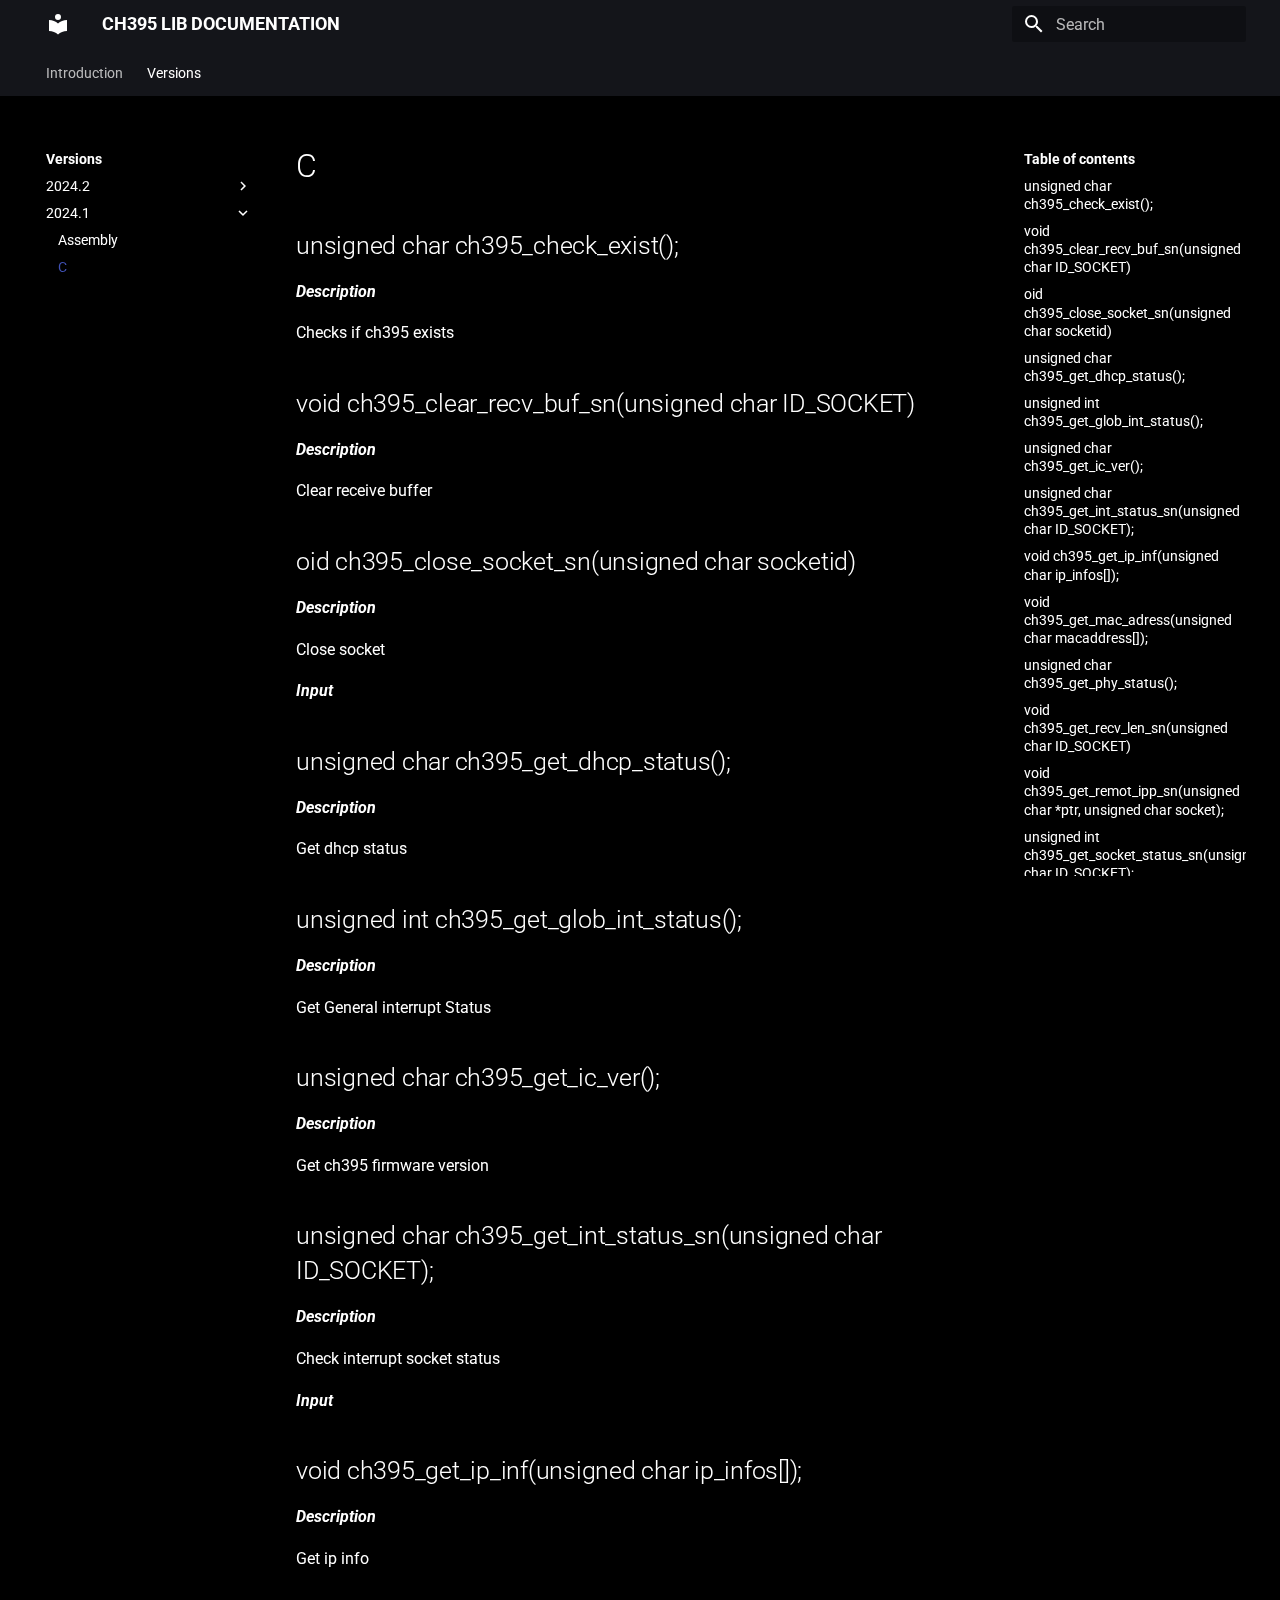
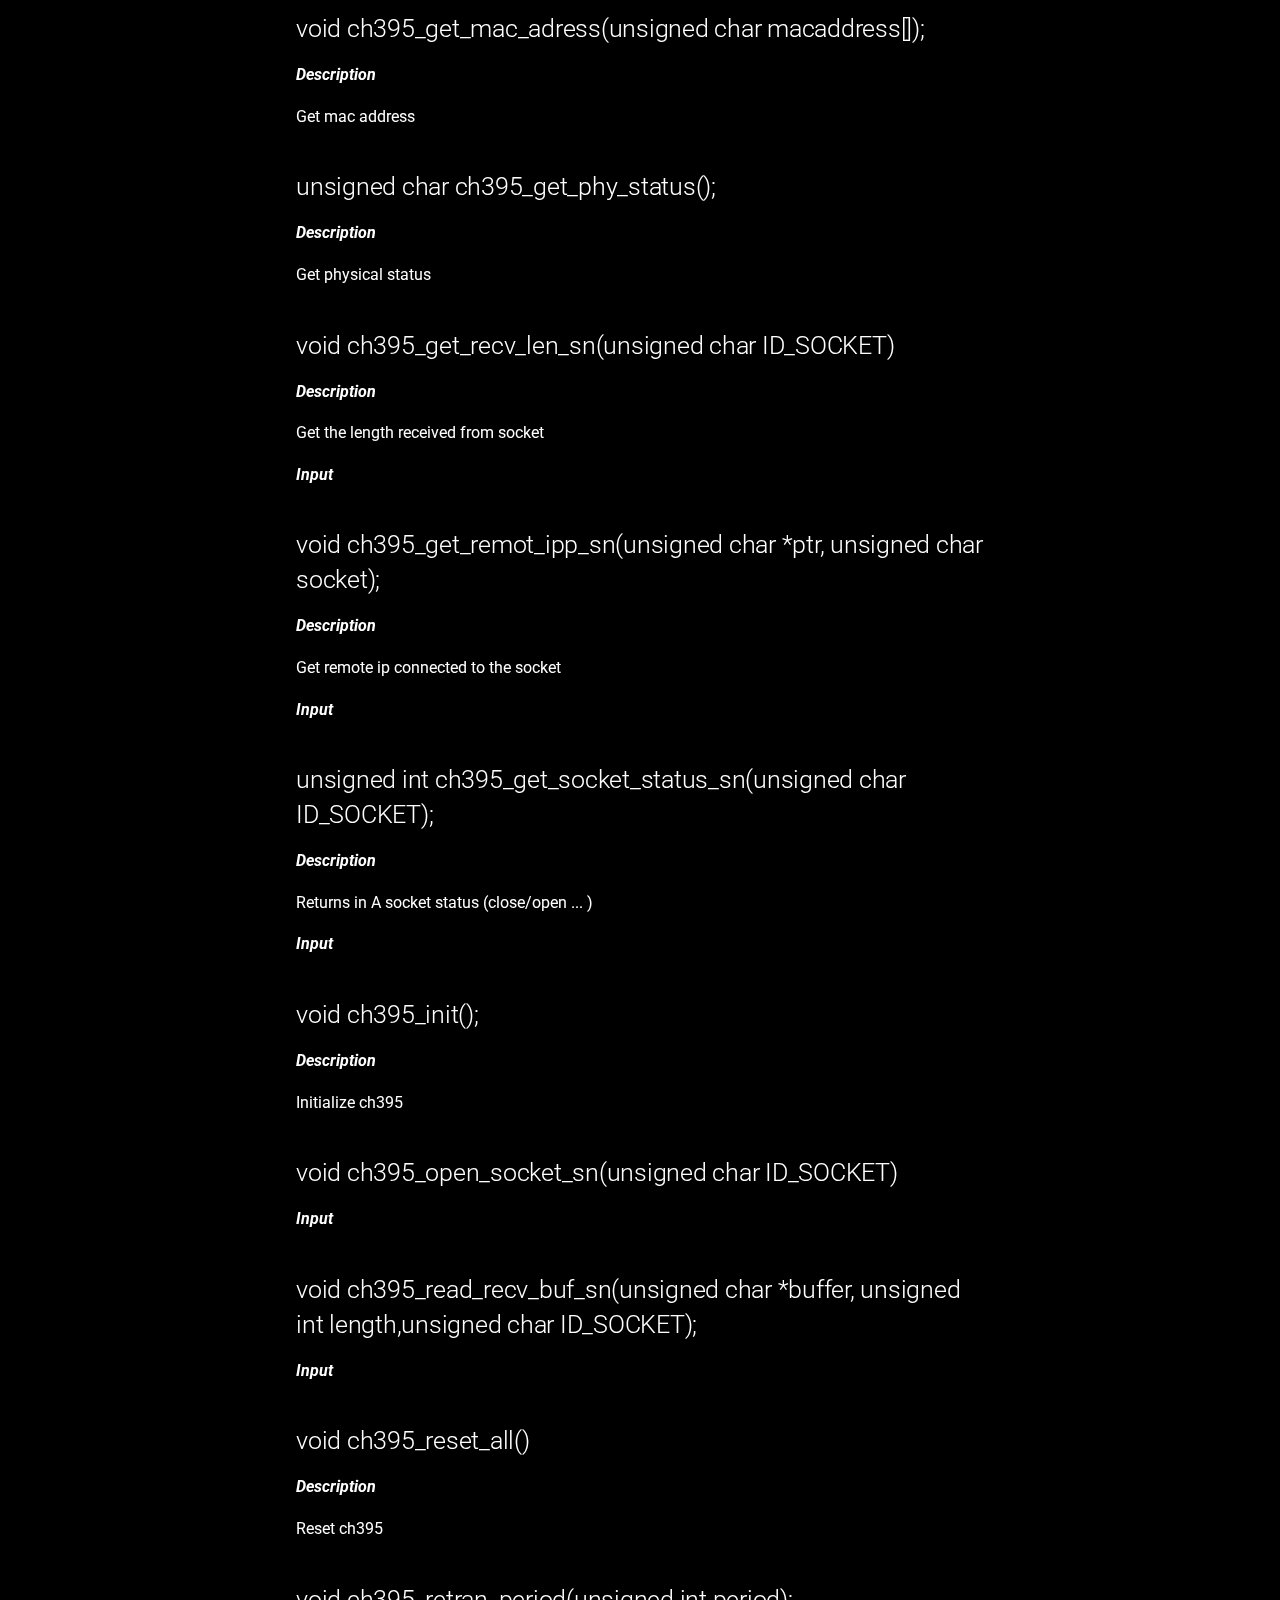
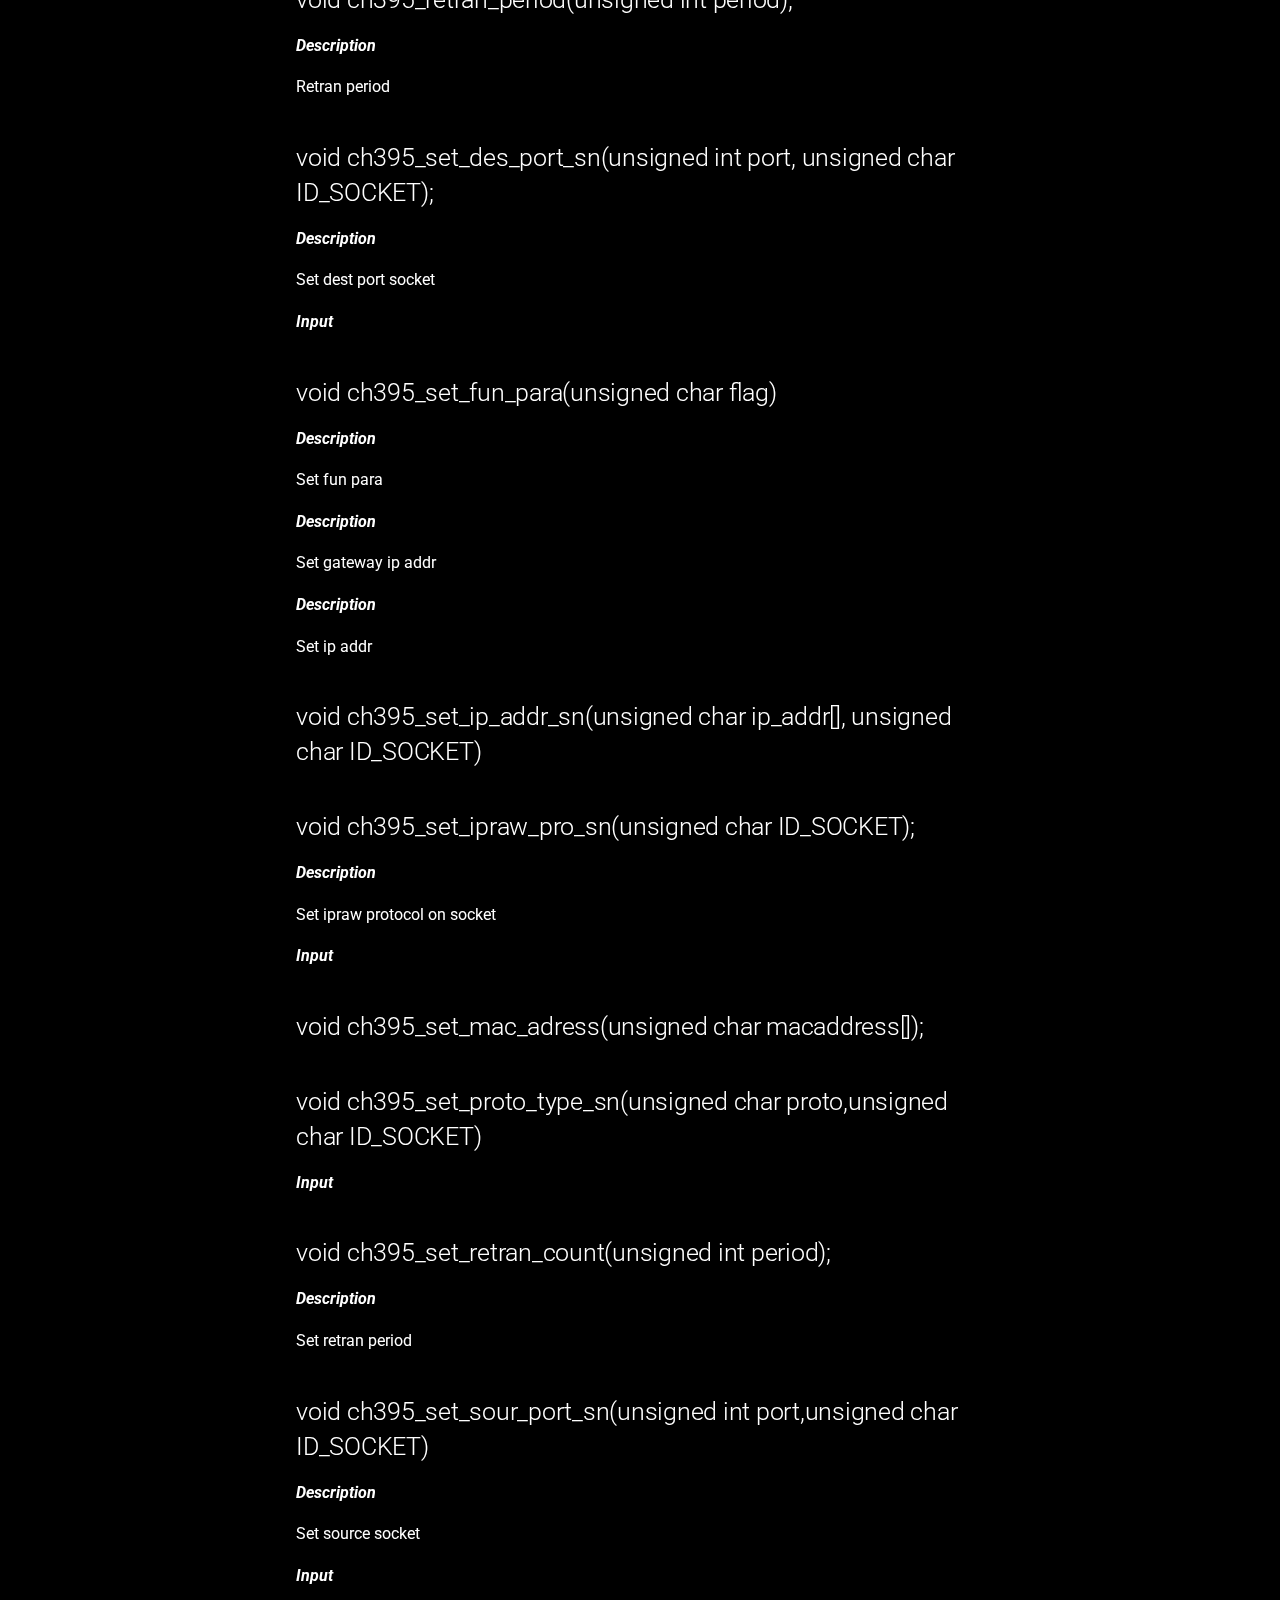
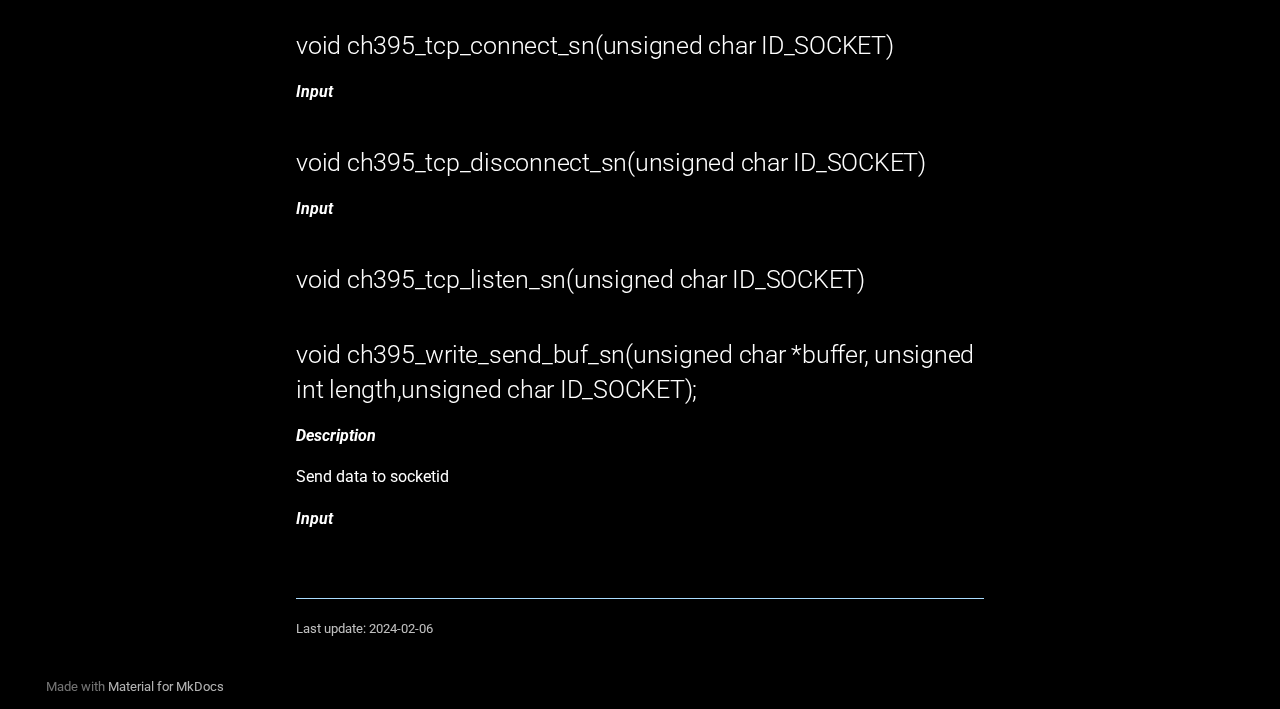
<file: docs/api/2024.1/c/index.html>
<!doctype html>
<html lang="en" class="no-js">
  <head>
    
      <meta charset="utf-8">
      <meta name="viewport" content="width=device-width,initial-scale=1">
      
      
      
      
        <link rel="prev" href="../assembly/">
      
      
      
      <link rel="icon" href="../../assets/images/favicon.png">
      <meta name="generator" content="mkdocs-1.5.3, mkdocs-material-9.4.0">
    
    
      
        <title>C - CH395 LIB DOCUMENTATION</title>
      
    
    
      <link rel="stylesheet" href="../../assets/stylesheets/main.9f615399.min.css">
      
        
        <link rel="stylesheet" href="../../assets/stylesheets/palette.649f08f9.min.css">
      
      


    
    
      
    
    
      
        
        
        <link rel="preconnect" href="https://fonts.gstatic.com" crossorigin>
        <link rel="stylesheet" href="https://fonts.googleapis.com/css?family=Roboto:300,300i,400,400i,700,700i%7CRoboto+Mono:400,400i,700,700i&display=fallback">
        <style>:root{--md-text-font:"Roboto";--md-code-font:"Roboto Mono"}</style>
      
    
    
      <link rel="stylesheet" href="../../stylesheets/extra.css">
    
    <script>__md_scope=new URL("../..",location),__md_hash=e=>[...e].reduce((e,_)=>(e<<5)-e+_.charCodeAt(0),0),__md_get=(e,_=localStorage,t=__md_scope)=>JSON.parse(_.getItem(t.pathname+"."+e)),__md_set=(e,_,t=localStorage,a=__md_scope)=>{try{t.setItem(a.pathname+"."+e,JSON.stringify(_))}catch(e){}}</script>
    
      

    
    
    
  </head>
  
  
    
    
    
    
    
    <body dir="ltr" data-md-color-scheme="default" data-md-color-primary="black" data-md-color-accent="indigo">
  
    
    
    <input class="md-toggle" data-md-toggle="drawer" type="checkbox" id="__drawer" autocomplete="off">
    <input class="md-toggle" data-md-toggle="search" type="checkbox" id="__search" autocomplete="off">
    <label class="md-overlay" for="__drawer"></label>
    <div data-md-component="skip">
      
        
        <a href="#c" class="md-skip">
          Skip to content
        </a>
      
    </div>
    <div data-md-component="announce">
      
    </div>
    
    
      

<header class="md-header" data-md-component="header">
  <nav class="md-header__inner md-grid" aria-label="Header">
    <a href="../.." title="CH395 LIB DOCUMENTATION" class="md-header__button md-logo" aria-label="CH395 LIB DOCUMENTATION" data-md-component="logo">
      
  
  <svg xmlns="http://www.w3.org/2000/svg" viewBox="0 0 24 24"><path d="M12 8a3 3 0 0 0 3-3 3 3 0 0 0-3-3 3 3 0 0 0-3 3 3 3 0 0 0 3 3m0 3.54C9.64 9.35 6.5 8 3 8v11c3.5 0 6.64 1.35 9 3.54 2.36-2.19 5.5-3.54 9-3.54V8c-3.5 0-6.64 1.35-9 3.54Z"/></svg>

    </a>
    <label class="md-header__button md-icon" for="__drawer">
      
      <svg xmlns="http://www.w3.org/2000/svg" viewBox="0 0 24 24"><path d="M3 6h18v2H3V6m0 5h18v2H3v-2m0 5h18v2H3v-2Z"/></svg>
    </label>
    <div class="md-header__title" data-md-component="header-title">
      <div class="md-header__ellipsis">
        <div class="md-header__topic">
          <span class="md-ellipsis">
            CH395 LIB DOCUMENTATION
          </span>
        </div>
        <div class="md-header__topic" data-md-component="header-topic">
          <span class="md-ellipsis">
            
              C
            
          </span>
        </div>
      </div>
    </div>
    
      
    
    
    
      <label class="md-header__button md-icon" for="__search">
        
        <svg xmlns="http://www.w3.org/2000/svg" viewBox="0 0 24 24"><path d="M9.5 3A6.5 6.5 0 0 1 16 9.5c0 1.61-.59 3.09-1.56 4.23l.27.27h.79l5 5-1.5 1.5-5-5v-.79l-.27-.27A6.516 6.516 0 0 1 9.5 16 6.5 6.5 0 0 1 3 9.5 6.5 6.5 0 0 1 9.5 3m0 2C7 5 5 7 5 9.5S7 14 9.5 14 14 12 14 9.5 12 5 9.5 5Z"/></svg>
      </label>
      <div class="md-search" data-md-component="search" role="dialog">
  <label class="md-search__overlay" for="__search"></label>
  <div class="md-search__inner" role="search">
    <form class="md-search__form" name="search">
      <input type="text" class="md-search__input" name="query" aria-label="Search" placeholder="Search" autocapitalize="off" autocorrect="off" autocomplete="off" spellcheck="false" data-md-component="search-query" required>
      <label class="md-search__icon md-icon" for="__search">
        
        <svg xmlns="http://www.w3.org/2000/svg" viewBox="0 0 24 24"><path d="M9.5 3A6.5 6.5 0 0 1 16 9.5c0 1.61-.59 3.09-1.56 4.23l.27.27h.79l5 5-1.5 1.5-5-5v-.79l-.27-.27A6.516 6.516 0 0 1 9.5 16 6.5 6.5 0 0 1 3 9.5 6.5 6.5 0 0 1 9.5 3m0 2C7 5 5 7 5 9.5S7 14 9.5 14 14 12 14 9.5 12 5 9.5 5Z"/></svg>
        
        <svg xmlns="http://www.w3.org/2000/svg" viewBox="0 0 24 24"><path d="M20 11v2H8l5.5 5.5-1.42 1.42L4.16 12l7.92-7.92L13.5 5.5 8 11h12Z"/></svg>
      </label>
      <nav class="md-search__options" aria-label="Search">
        
        <button type="reset" class="md-search__icon md-icon" title="Clear" aria-label="Clear" tabindex="-1">
          
          <svg xmlns="http://www.w3.org/2000/svg" viewBox="0 0 24 24"><path d="M19 6.41 17.59 5 12 10.59 6.41 5 5 6.41 10.59 12 5 17.59 6.41 19 12 13.41 17.59 19 19 17.59 13.41 12 19 6.41Z"/></svg>
        </button>
      </nav>
      
    </form>
    <div class="md-search__output">
      <div class="md-search__scrollwrap" data-md-scrollfix>
        <div class="md-search-result" data-md-component="search-result">
          <div class="md-search-result__meta">
            Initializing search
          </div>
          <ol class="md-search-result__list" role="presentation"></ol>
        </div>
      </div>
    </div>
  </div>
</div>
    
    
  </nav>
  
</header>
    
    <div class="md-container" data-md-component="container">
      
      
        
          
            
<nav class="md-tabs" aria-label="Tabs" data-md-component="tabs">
  <div class="md-grid">
    <ul class="md-tabs__list">
      
        
  
  
  
    <li class="md-tabs__item">
      <a href="../.." class="md-tabs__link">
        
  
    
  
  Introduction

      </a>
    </li>
  

      
        
  
  
    
  
  
    
    
      
  
  
    
  
  
    
    
      <li class="md-tabs__item md-tabs__item--active">
        <a href="../../2024.2/assembly/" class="md-tabs__link">
          
  
  Versions

        </a>
      </li>
    
  

    
  

      
    </ul>
  </div>
</nav>
          
        
      
      <main class="md-main" data-md-component="main">
        <div class="md-main__inner md-grid">
          
            
              
              <div class="md-sidebar md-sidebar--primary" data-md-component="sidebar" data-md-type="navigation" >
                <div class="md-sidebar__scrollwrap">
                  <div class="md-sidebar__inner">
                    


  


<nav class="md-nav md-nav--primary md-nav--lifted" aria-label="Navigation" data-md-level="0">
  <label class="md-nav__title" for="__drawer">
    <a href="../.." title="CH395 LIB DOCUMENTATION" class="md-nav__button md-logo" aria-label="CH395 LIB DOCUMENTATION" data-md-component="logo">
      
  
  <svg xmlns="http://www.w3.org/2000/svg" viewBox="0 0 24 24"><path d="M12 8a3 3 0 0 0 3-3 3 3 0 0 0-3-3 3 3 0 0 0-3 3 3 3 0 0 0 3 3m0 3.54C9.64 9.35 6.5 8 3 8v11c3.5 0 6.64 1.35 9 3.54 2.36-2.19 5.5-3.54 9-3.54V8c-3.5 0-6.64 1.35-9 3.54Z"/></svg>

    </a>
    CH395 LIB DOCUMENTATION
  </label>
  
  <ul class="md-nav__list" data-md-scrollfix>
    
      
      
  
  
  
    <li class="md-nav__item">
      <a href="../.." class="md-nav__link">
        
  
  <span class="md-ellipsis">
    Introduction
  </span>
  

      </a>
    </li>
  

    
      
      
  
  
    
  
  
    
    
    
    <li class="md-nav__item md-nav__item--active md-nav__item--nested">
      
        
        
        
        
        <input class="md-nav__toggle md-toggle " type="checkbox" id="__nav_2" checked>
        
          <label class="md-nav__link" for="__nav_2" id="__nav_2_label" tabindex="0">
            
  
  <span class="md-ellipsis">
    Versions
  </span>
  

            <span class="md-nav__icon md-icon"></span>
          </label>
        
        <nav class="md-nav" data-md-level="1" aria-labelledby="__nav_2_label" aria-expanded="true">
          <label class="md-nav__title" for="__nav_2">
            <span class="md-nav__icon md-icon"></span>
            Versions
          </label>
          <ul class="md-nav__list" data-md-scrollfix>
            
              
                
  
  
  
    
    
    
    <li class="md-nav__item md-nav__item--nested">
      
        
        
        
        
        <input class="md-nav__toggle md-toggle " type="checkbox" id="__nav_2_1" >
        
          <label class="md-nav__link" for="__nav_2_1" id="__nav_2_1_label" tabindex="0">
            
  
  <span class="md-ellipsis">
    2024.2
  </span>
  

            <span class="md-nav__icon md-icon"></span>
          </label>
        
        <nav class="md-nav" data-md-level="2" aria-labelledby="__nav_2_1_label" aria-expanded="false">
          <label class="md-nav__title" for="__nav_2_1">
            <span class="md-nav__icon md-icon"></span>
            2024.2
          </label>
          <ul class="md-nav__list" data-md-scrollfix>
            
              
                
  
  
  
    <li class="md-nav__item">
      <a href="../../2024.2/assembly/" class="md-nav__link">
        
  
  <span class="md-ellipsis">
    Assembly
  </span>
  

      </a>
    </li>
  

              
            
              
                
  
  
  
    <li class="md-nav__item">
      <a href="../../2024.2/c/" class="md-nav__link">
        
  
  <span class="md-ellipsis">
    C
  </span>
  

      </a>
    </li>
  

              
            
          </ul>
        </nav>
      
    </li>
  

              
            
              
                
  
  
    
  
  
    
    
    
    <li class="md-nav__item md-nav__item--active md-nav__item--nested">
      
        
        
        
        
        <input class="md-nav__toggle md-toggle " type="checkbox" id="__nav_2_2" checked>
        
          <label class="md-nav__link" for="__nav_2_2" id="__nav_2_2_label" tabindex="0">
            
  
  <span class="md-ellipsis">
    2024.1
  </span>
  

            <span class="md-nav__icon md-icon"></span>
          </label>
        
        <nav class="md-nav" data-md-level="2" aria-labelledby="__nav_2_2_label" aria-expanded="true">
          <label class="md-nav__title" for="__nav_2_2">
            <span class="md-nav__icon md-icon"></span>
            2024.1
          </label>
          <ul class="md-nav__list" data-md-scrollfix>
            
              
                
  
  
  
    <li class="md-nav__item">
      <a href="../assembly/" class="md-nav__link">
        
  
  <span class="md-ellipsis">
    Assembly
  </span>
  

      </a>
    </li>
  

              
            
              
                
  
  
    
  
  
    <li class="md-nav__item md-nav__item--active">
      
      <input class="md-nav__toggle md-toggle" type="checkbox" id="__toc">
      
      
        
      
      
        <label class="md-nav__link md-nav__link--active" for="__toc">
          
  
  <span class="md-ellipsis">
    C
  </span>
  

          <span class="md-nav__icon md-icon"></span>
        </label>
      
      <a href="./" class="md-nav__link md-nav__link--active">
        
  
  <span class="md-ellipsis">
    C
  </span>
  

      </a>
      
        

<nav class="md-nav md-nav--secondary" aria-label="Table of contents">
  
  
  
    
  
  
    <label class="md-nav__title" for="__toc">
      <span class="md-nav__icon md-icon"></span>
      Table of contents
    </label>
    <ul class="md-nav__list" data-md-component="toc" data-md-scrollfix>
      
        <li class="md-nav__item">
  <a href="#unsigned-char-ch395_check_exist" class="md-nav__link">
    unsigned char ch395_check_exist();
  </a>
  
</li>
      
        <li class="md-nav__item">
  <a href="#void-ch395_clear_recv_buf_snunsigned-char-id_socket" class="md-nav__link">
    void ch395_clear_recv_buf_sn(unsigned char ID_SOCKET)
  </a>
  
</li>
      
        <li class="md-nav__item">
  <a href="#oid-ch395_close_socket_snunsigned-char-socketid" class="md-nav__link">
    oid ch395_close_socket_sn(unsigned char socketid)
  </a>
  
</li>
      
        <li class="md-nav__item">
  <a href="#unsigned-char-ch395_get_dhcp_status" class="md-nav__link">
    unsigned char ch395_get_dhcp_status();
  </a>
  
</li>
      
        <li class="md-nav__item">
  <a href="#unsigned-int-ch395_get_glob_int_status" class="md-nav__link">
    unsigned int ch395_get_glob_int_status();
  </a>
  
</li>
      
        <li class="md-nav__item">
  <a href="#unsigned-char-ch395_get_ic_ver" class="md-nav__link">
    unsigned char ch395_get_ic_ver();
  </a>
  
</li>
      
        <li class="md-nav__item">
  <a href="#unsigned-char-ch395_get_int_status_snunsigned-char-id_socket" class="md-nav__link">
    unsigned char ch395_get_int_status_sn(unsigned char ID_SOCKET);
  </a>
  
</li>
      
        <li class="md-nav__item">
  <a href="#void-ch395_get_ip_infunsigned-char-ip_infos" class="md-nav__link">
    void ch395_get_ip_inf(unsigned char ip_infos[]);
  </a>
  
</li>
      
        <li class="md-nav__item">
  <a href="#void-ch395_get_mac_adressunsigned-char-macaddress" class="md-nav__link">
    void ch395_get_mac_adress(unsigned char macaddress[]);
  </a>
  
</li>
      
        <li class="md-nav__item">
  <a href="#unsigned-char-ch395_get_phy_status" class="md-nav__link">
    unsigned char ch395_get_phy_status();
  </a>
  
</li>
      
        <li class="md-nav__item">
  <a href="#void-ch395_get_recv_len_snunsigned-char-id_socket" class="md-nav__link">
    void ch395_get_recv_len_sn(unsigned char ID_SOCKET)
  </a>
  
</li>
      
        <li class="md-nav__item">
  <a href="#void-ch395_get_remot_ipp_snunsigned-char-ptr-unsigned-char-socket" class="md-nav__link">
    void ch395_get_remot_ipp_sn(unsigned char *ptr, unsigned char socket);
  </a>
  
</li>
      
        <li class="md-nav__item">
  <a href="#unsigned-int-ch395_get_socket_status_snunsigned-char-id_socket" class="md-nav__link">
    unsigned int ch395_get_socket_status_sn(unsigned char ID_SOCKET);
  </a>
  
</li>
      
        <li class="md-nav__item">
  <a href="#void-ch395_init" class="md-nav__link">
    void ch395_init();
  </a>
  
</li>
      
        <li class="md-nav__item">
  <a href="#void-ch395_open_socket_snunsigned-char-id_socket" class="md-nav__link">
    void ch395_open_socket_sn(unsigned char ID_SOCKET)
  </a>
  
</li>
      
        <li class="md-nav__item">
  <a href="#void-ch395_read_recv_buf_snunsigned-char-buffer-unsigned-int-lengthunsigned-char-id_socket" class="md-nav__link">
    void ch395_read_recv_buf_sn(unsigned char *buffer, unsigned int length,unsigned char ID_SOCKET);
  </a>
  
</li>
      
        <li class="md-nav__item">
  <a href="#void-ch395_reset_all" class="md-nav__link">
    void ch395_reset_all()
  </a>
  
</li>
      
        <li class="md-nav__item">
  <a href="#void-ch395_retran_periodunsigned-int-period" class="md-nav__link">
    void ch395_retran_period(unsigned int period);
  </a>
  
</li>
      
        <li class="md-nav__item">
  <a href="#void-ch395_set_des_port_snunsigned-int-port-unsigned-char-id_socket" class="md-nav__link">
    void ch395_set_des_port_sn(unsigned int port, unsigned char ID_SOCKET);
  </a>
  
</li>
      
        <li class="md-nav__item">
  <a href="#void-ch395_set_fun_paraunsigned-char-flag" class="md-nav__link">
    void ch395_set_fun_para(unsigned char flag)
  </a>
  
</li>
      
        <li class="md-nav__item">
  <a href="#void-ch395_set_ip_addr_snunsigned-char-ip_addr-unsigned-char-id_socket" class="md-nav__link">
    void ch395_set_ip_addr_sn(unsigned char ip_addr[], unsigned char ID_SOCKET)
  </a>
  
</li>
      
        <li class="md-nav__item">
  <a href="#void-ch395_set_ipraw_pro_snunsigned-char-id_socket" class="md-nav__link">
    void ch395_set_ipraw_pro_sn(unsigned char ID_SOCKET);
  </a>
  
</li>
      
        <li class="md-nav__item">
  <a href="#void-ch395_set_mac_adressunsigned-char-macaddress" class="md-nav__link">
    void ch395_set_mac_adress(unsigned char macaddress[]);
  </a>
  
</li>
      
        <li class="md-nav__item">
  <a href="#void-ch395_set_proto_type_snunsigned-char-protounsigned-char-id_socket" class="md-nav__link">
    void ch395_set_proto_type_sn(unsigned char proto,unsigned char ID_SOCKET)
  </a>
  
</li>
      
        <li class="md-nav__item">
  <a href="#void-ch395_set_retran_countunsigned-int-period" class="md-nav__link">
    void ch395_set_retran_count(unsigned int period);
  </a>
  
</li>
      
        <li class="md-nav__item">
  <a href="#void-ch395_set_sour_port_snunsigned-int-portunsigned-char-id_socket" class="md-nav__link">
    void ch395_set_sour_port_sn(unsigned int port,unsigned char ID_SOCKET)
  </a>
  
</li>
      
        <li class="md-nav__item">
  <a href="#void-ch395_tcp_connect_snunsigned-char-id_socket" class="md-nav__link">
    void ch395_tcp_connect_sn(unsigned char ID_SOCKET)
  </a>
  
</li>
      
        <li class="md-nav__item">
  <a href="#void-ch395_tcp_disconnect_snunsigned-char-id_socket" class="md-nav__link">
    void ch395_tcp_disconnect_sn(unsigned char ID_SOCKET)
  </a>
  
</li>
      
        <li class="md-nav__item">
  <a href="#void-ch395_tcp_listen_snunsigned-char-id_socket" class="md-nav__link">
    void ch395_tcp_listen_sn(unsigned char ID_SOCKET)
  </a>
  
</li>
      
        <li class="md-nav__item">
  <a href="#void-ch395_write_send_buf_snunsigned-char-buffer-unsigned-int-lengthunsigned-char-id_socket" class="md-nav__link">
    void ch395_write_send_buf_sn(unsigned char *buffer, unsigned int length,unsigned char ID_SOCKET);
  </a>
  
</li>
      
    </ul>
  
</nav>
      
    </li>
  

              
            
          </ul>
        </nav>
      
    </li>
  

              
            
          </ul>
        </nav>
      
    </li>
  

    
  </ul>
</nav>
                  </div>
                </div>
              </div>
            
            
              
              <div class="md-sidebar md-sidebar--secondary" data-md-component="sidebar" data-md-type="toc" >
                <div class="md-sidebar__scrollwrap">
                  <div class="md-sidebar__inner">
                    

<nav class="md-nav md-nav--secondary" aria-label="Table of contents">
  
  
  
    
  
  
    <label class="md-nav__title" for="__toc">
      <span class="md-nav__icon md-icon"></span>
      Table of contents
    </label>
    <ul class="md-nav__list" data-md-component="toc" data-md-scrollfix>
      
        <li class="md-nav__item">
  <a href="#unsigned-char-ch395_check_exist" class="md-nav__link">
    unsigned char ch395_check_exist();
  </a>
  
</li>
      
        <li class="md-nav__item">
  <a href="#void-ch395_clear_recv_buf_snunsigned-char-id_socket" class="md-nav__link">
    void ch395_clear_recv_buf_sn(unsigned char ID_SOCKET)
  </a>
  
</li>
      
        <li class="md-nav__item">
  <a href="#oid-ch395_close_socket_snunsigned-char-socketid" class="md-nav__link">
    oid ch395_close_socket_sn(unsigned char socketid)
  </a>
  
</li>
      
        <li class="md-nav__item">
  <a href="#unsigned-char-ch395_get_dhcp_status" class="md-nav__link">
    unsigned char ch395_get_dhcp_status();
  </a>
  
</li>
      
        <li class="md-nav__item">
  <a href="#unsigned-int-ch395_get_glob_int_status" class="md-nav__link">
    unsigned int ch395_get_glob_int_status();
  </a>
  
</li>
      
        <li class="md-nav__item">
  <a href="#unsigned-char-ch395_get_ic_ver" class="md-nav__link">
    unsigned char ch395_get_ic_ver();
  </a>
  
</li>
      
        <li class="md-nav__item">
  <a href="#unsigned-char-ch395_get_int_status_snunsigned-char-id_socket" class="md-nav__link">
    unsigned char ch395_get_int_status_sn(unsigned char ID_SOCKET);
  </a>
  
</li>
      
        <li class="md-nav__item">
  <a href="#void-ch395_get_ip_infunsigned-char-ip_infos" class="md-nav__link">
    void ch395_get_ip_inf(unsigned char ip_infos[]);
  </a>
  
</li>
      
        <li class="md-nav__item">
  <a href="#void-ch395_get_mac_adressunsigned-char-macaddress" class="md-nav__link">
    void ch395_get_mac_adress(unsigned char macaddress[]);
  </a>
  
</li>
      
        <li class="md-nav__item">
  <a href="#unsigned-char-ch395_get_phy_status" class="md-nav__link">
    unsigned char ch395_get_phy_status();
  </a>
  
</li>
      
        <li class="md-nav__item">
  <a href="#void-ch395_get_recv_len_snunsigned-char-id_socket" class="md-nav__link">
    void ch395_get_recv_len_sn(unsigned char ID_SOCKET)
  </a>
  
</li>
      
        <li class="md-nav__item">
  <a href="#void-ch395_get_remot_ipp_snunsigned-char-ptr-unsigned-char-socket" class="md-nav__link">
    void ch395_get_remot_ipp_sn(unsigned char *ptr, unsigned char socket);
  </a>
  
</li>
      
        <li class="md-nav__item">
  <a href="#unsigned-int-ch395_get_socket_status_snunsigned-char-id_socket" class="md-nav__link">
    unsigned int ch395_get_socket_status_sn(unsigned char ID_SOCKET);
  </a>
  
</li>
      
        <li class="md-nav__item">
  <a href="#void-ch395_init" class="md-nav__link">
    void ch395_init();
  </a>
  
</li>
      
        <li class="md-nav__item">
  <a href="#void-ch395_open_socket_snunsigned-char-id_socket" class="md-nav__link">
    void ch395_open_socket_sn(unsigned char ID_SOCKET)
  </a>
  
</li>
      
        <li class="md-nav__item">
  <a href="#void-ch395_read_recv_buf_snunsigned-char-buffer-unsigned-int-lengthunsigned-char-id_socket" class="md-nav__link">
    void ch395_read_recv_buf_sn(unsigned char *buffer, unsigned int length,unsigned char ID_SOCKET);
  </a>
  
</li>
      
        <li class="md-nav__item">
  <a href="#void-ch395_reset_all" class="md-nav__link">
    void ch395_reset_all()
  </a>
  
</li>
      
        <li class="md-nav__item">
  <a href="#void-ch395_retran_periodunsigned-int-period" class="md-nav__link">
    void ch395_retran_period(unsigned int period);
  </a>
  
</li>
      
        <li class="md-nav__item">
  <a href="#void-ch395_set_des_port_snunsigned-int-port-unsigned-char-id_socket" class="md-nav__link">
    void ch395_set_des_port_sn(unsigned int port, unsigned char ID_SOCKET);
  </a>
  
</li>
      
        <li class="md-nav__item">
  <a href="#void-ch395_set_fun_paraunsigned-char-flag" class="md-nav__link">
    void ch395_set_fun_para(unsigned char flag)
  </a>
  
</li>
      
        <li class="md-nav__item">
  <a href="#void-ch395_set_ip_addr_snunsigned-char-ip_addr-unsigned-char-id_socket" class="md-nav__link">
    void ch395_set_ip_addr_sn(unsigned char ip_addr[], unsigned char ID_SOCKET)
  </a>
  
</li>
      
        <li class="md-nav__item">
  <a href="#void-ch395_set_ipraw_pro_snunsigned-char-id_socket" class="md-nav__link">
    void ch395_set_ipraw_pro_sn(unsigned char ID_SOCKET);
  </a>
  
</li>
      
        <li class="md-nav__item">
  <a href="#void-ch395_set_mac_adressunsigned-char-macaddress" class="md-nav__link">
    void ch395_set_mac_adress(unsigned char macaddress[]);
  </a>
  
</li>
      
        <li class="md-nav__item">
  <a href="#void-ch395_set_proto_type_snunsigned-char-protounsigned-char-id_socket" class="md-nav__link">
    void ch395_set_proto_type_sn(unsigned char proto,unsigned char ID_SOCKET)
  </a>
  
</li>
      
        <li class="md-nav__item">
  <a href="#void-ch395_set_retran_countunsigned-int-period" class="md-nav__link">
    void ch395_set_retran_count(unsigned int period);
  </a>
  
</li>
      
        <li class="md-nav__item">
  <a href="#void-ch395_set_sour_port_snunsigned-int-portunsigned-char-id_socket" class="md-nav__link">
    void ch395_set_sour_port_sn(unsigned int port,unsigned char ID_SOCKET)
  </a>
  
</li>
      
        <li class="md-nav__item">
  <a href="#void-ch395_tcp_connect_snunsigned-char-id_socket" class="md-nav__link">
    void ch395_tcp_connect_sn(unsigned char ID_SOCKET)
  </a>
  
</li>
      
        <li class="md-nav__item">
  <a href="#void-ch395_tcp_disconnect_snunsigned-char-id_socket" class="md-nav__link">
    void ch395_tcp_disconnect_sn(unsigned char ID_SOCKET)
  </a>
  
</li>
      
        <li class="md-nav__item">
  <a href="#void-ch395_tcp_listen_snunsigned-char-id_socket" class="md-nav__link">
    void ch395_tcp_listen_sn(unsigned char ID_SOCKET)
  </a>
  
</li>
      
        <li class="md-nav__item">
  <a href="#void-ch395_write_send_buf_snunsigned-char-buffer-unsigned-int-lengthunsigned-char-id_socket" class="md-nav__link">
    void ch395_write_send_buf_sn(unsigned char *buffer, unsigned int length,unsigned char ID_SOCKET);
  </a>
  
</li>
      
    </ul>
  
</nav>
                  </div>
                </div>
              </div>
            
          
          
            <div class="md-content" data-md-component="content">
              <article class="md-content__inner md-typeset">
                
                  


<div><h1 id="c">C</h1>
<h2 id="unsigned-char-ch395_check_exist">unsigned char ch395_check_exist();</h2>
<p><strong><em>Description</em></strong></p>
<p>Checks if ch395 exists</p>
<h2 id="void-ch395_clear_recv_buf_snunsigned-char-id_socket">void ch395_clear_recv_buf_sn(unsigned char ID_SOCKET)</h2>
<p><strong><em>Description</em></strong></p>
<p>Clear receive buffer</p>
<h2 id="oid-ch395_close_socket_snunsigned-char-socketid">oid ch395_close_socket_sn(unsigned char socketid)</h2>
<p><strong><em>Description</em></strong></p>
<p>Close socket</p>
<p><strong><em>Input</em></strong></p>
<h2 id="unsigned-char-ch395_get_dhcp_status">unsigned char ch395_get_dhcp_status();</h2>
<p><strong><em>Description</em></strong></p>
<p>Get dhcp status</p>
<h2 id="unsigned-int-ch395_get_glob_int_status">unsigned int ch395_get_glob_int_status();</h2>
<p><strong><em>Description</em></strong></p>
<p>Get General interrupt Status</p>
<h2 id="unsigned-char-ch395_get_ic_ver">unsigned char ch395_get_ic_ver();</h2>
<p><strong><em>Description</em></strong></p>
<p>Get ch395 firmware version</p>
<h2 id="unsigned-char-ch395_get_int_status_snunsigned-char-id_socket">unsigned char ch395_get_int_status_sn(unsigned char ID_SOCKET);</h2>
<p><strong><em>Description</em></strong></p>
<p>Check interrupt socket status</p>
<p><strong><em>Input</em></strong></p>
<h2 id="void-ch395_get_ip_infunsigned-char-ip_infos">void ch395_get_ip_inf(unsigned char ip_infos[]);</h2>
<p><strong><em>Description</em></strong></p>
<p>Get ip info</p>
<h2 id="void-ch395_get_mac_adressunsigned-char-macaddress">void ch395_get_mac_adress(unsigned char macaddress[]);</h2>
<p><strong><em>Description</em></strong></p>
<p>Get mac address</p>
<h2 id="unsigned-char-ch395_get_phy_status">unsigned char ch395_get_phy_status();</h2>
<p><strong><em>Description</em></strong></p>
<p>Get physical status</p>
<h2 id="void-ch395_get_recv_len_snunsigned-char-id_socket">void ch395_get_recv_len_sn(unsigned char ID_SOCKET)</h2>
<p><strong><em>Description</em></strong></p>
<p>Get the length received from socket</p>
<p><strong><em>Input</em></strong></p>
<h2 id="void-ch395_get_remot_ipp_snunsigned-char-ptr-unsigned-char-socket">void ch395_get_remot_ipp_sn(unsigned char *ptr, unsigned char socket);</h2>
<p><strong><em>Description</em></strong></p>
<p>Get remote ip connected to the socket</p>
<p><strong><em>Input</em></strong></p>
<h2 id="unsigned-int-ch395_get_socket_status_snunsigned-char-id_socket">unsigned int ch395_get_socket_status_sn(unsigned char ID_SOCKET);</h2>
<p><strong><em>Description</em></strong></p>
<p>Returns in A socket status (close/open ... )</p>
<p><strong><em>Input</em></strong></p>
<h2 id="void-ch395_init">void ch395_init();</h2>
<p><strong><em>Description</em></strong></p>
<p>Initialize ch395</p>
<h2 id="void-ch395_open_socket_snunsigned-char-id_socket">void ch395_open_socket_sn(unsigned char ID_SOCKET)</h2>
<p><strong><em>Input</em></strong></p>
<h2 id="void-ch395_read_recv_buf_snunsigned-char-buffer-unsigned-int-lengthunsigned-char-id_socket">void ch395_read_recv_buf_sn(unsigned char *buffer, unsigned int length,unsigned char ID_SOCKET);</h2>
<p><strong><em>Input</em></strong></p>
<h2 id="void-ch395_reset_all">void ch395_reset_all()</h2>
<p><strong><em>Description</em></strong></p>
<p>Reset ch395</p>
<h2 id="void-ch395_retran_periodunsigned-int-period">void ch395_retran_period(unsigned int period);</h2>
<p><strong><em>Description</em></strong></p>
<p>Retran period</p>
<h2 id="void-ch395_set_des_port_snunsigned-int-port-unsigned-char-id_socket">void ch395_set_des_port_sn(unsigned int port, unsigned char ID_SOCKET);</h2>
<p><strong><em>Description</em></strong></p>
<p>Set dest port socket</p>
<p><strong><em>Input</em></strong></p>
<h2 id="void-ch395_set_fun_paraunsigned-char-flag">void ch395_set_fun_para(unsigned char flag)</h2>
<p><strong><em>Description</em></strong></p>
<p>Set fun para</p>
<p><strong><em>Description</em></strong></p>
<p>Set gateway ip addr</p>
<p><strong><em>Description</em></strong></p>
<p>Set ip addr</p>
<h2 id="void-ch395_set_ip_addr_snunsigned-char-ip_addr-unsigned-char-id_socket">void ch395_set_ip_addr_sn(unsigned char ip_addr[], unsigned char ID_SOCKET)</h2>
<h2 id="void-ch395_set_ipraw_pro_snunsigned-char-id_socket">void ch395_set_ipraw_pro_sn(unsigned char ID_SOCKET);</h2>
<p><strong><em>Description</em></strong></p>
<p>Set ipraw protocol on socket</p>
<p><strong><em>Input</em></strong></p>
<h2 id="void-ch395_set_mac_adressunsigned-char-macaddress">void ch395_set_mac_adress(unsigned char macaddress[]);</h2>
<h2 id="void-ch395_set_proto_type_snunsigned-char-protounsigned-char-id_socket">void ch395_set_proto_type_sn(unsigned char proto,unsigned char ID_SOCKET)</h2>
<p><strong><em>Input</em></strong></p>
<h2 id="void-ch395_set_retran_countunsigned-int-period">void ch395_set_retran_count(unsigned int period);</h2>
<p><strong><em>Description</em></strong></p>
<p>Set retran period</p>
<h2 id="void-ch395_set_sour_port_snunsigned-int-portunsigned-char-id_socket">void ch395_set_sour_port_sn(unsigned int port,unsigned char ID_SOCKET)</h2>
<p><strong><em>Description</em></strong></p>
<p>Set source socket</p>
<p><strong><em>Input</em></strong></p>
<h2 id="void-ch395_tcp_connect_snunsigned-char-id_socket">void ch395_tcp_connect_sn(unsigned char ID_SOCKET)</h2>
<p><strong><em>Input</em></strong></p>
<h2 id="void-ch395_tcp_disconnect_snunsigned-char-id_socket">void ch395_tcp_disconnect_sn(unsigned char ID_SOCKET)</h2>
<p><strong><em>Input</em></strong></p>
<h2 id="void-ch395_tcp_listen_snunsigned-char-id_socket">void ch395_tcp_listen_sn(unsigned char ID_SOCKET)</h2>
<h2 id="void-ch395_write_send_buf_snunsigned-char-buffer-unsigned-int-lengthunsigned-char-id_socket">void ch395_write_send_buf_sn(unsigned char *buffer, unsigned int length,unsigned char ID_SOCKET);</h2>
<p><strong><em>Description</em></strong></p>
<p>Send data to socketid</p>
<p><strong><em>Input</em></strong></p></div>

  <hr>
<div class="md-source-file">
  <small>
    
      Last update:
      2024-02-06
    
  </small>
</div>





                
              </article>
            </div>
          
          
  <script>var tabs=__md_get("__tabs");if(Array.isArray(tabs))e:for(var set of document.querySelectorAll(".tabbed-set")){var tab,labels=set.querySelector(".tabbed-labels");for(tab of tabs)for(var label of labels.getElementsByTagName("label"))if(label.innerText.trim()===tab){var input=document.getElementById(label.htmlFor);input.checked=!0;continue e}}</script>

        </div>
        
          <button type="button" class="md-top md-icon" data-md-component="top" hidden>
            
            <svg xmlns="http://www.w3.org/2000/svg" viewBox="0 0 24 24"><path d="M13 20h-2V8l-5.5 5.5-1.42-1.42L12 4.16l7.92 7.92-1.42 1.42L13 8v12Z"/></svg>
            Back to top
          </button>
        
      </main>
      
        <footer class="md-footer">
  
  <div class="md-footer-meta md-typeset">
    <div class="md-footer-meta__inner md-grid">
      <div class="md-copyright">
  
  
    Made with
    <a href="https://squidfunk.github.io/mkdocs-material/" target="_blank" rel="noopener">
      Material for MkDocs
    </a>
  
</div>
      
    </div>
  </div>
</footer>
      
    </div>
    <div class="md-dialog" data-md-component="dialog">
      <div class="md-dialog__inner md-typeset"></div>
    </div>
    
    <script id="__config" type="application/json">{"base": "../..", "features": ["navigation.tabs", "navigation.top", "content.tabs.link"], "search": "../../assets/javascripts/workers/search.a264c092.min.js", "translations": {"clipboard.copied": "Copied to clipboard", "clipboard.copy": "Copy to clipboard", "search.result.more.one": "1 more on this page", "search.result.more.other": "# more on this page", "search.result.none": "No matching documents", "search.result.one": "1 matching document", "search.result.other": "# matching documents", "search.result.placeholder": "Type to start searching", "search.result.term.missing": "Missing", "select.version": "Select version"}}</script>
    
    
      <script src="../../assets/javascripts/bundle.4e0fa4ba.min.js"></script>
      
    
  </body>
</html>
</file>
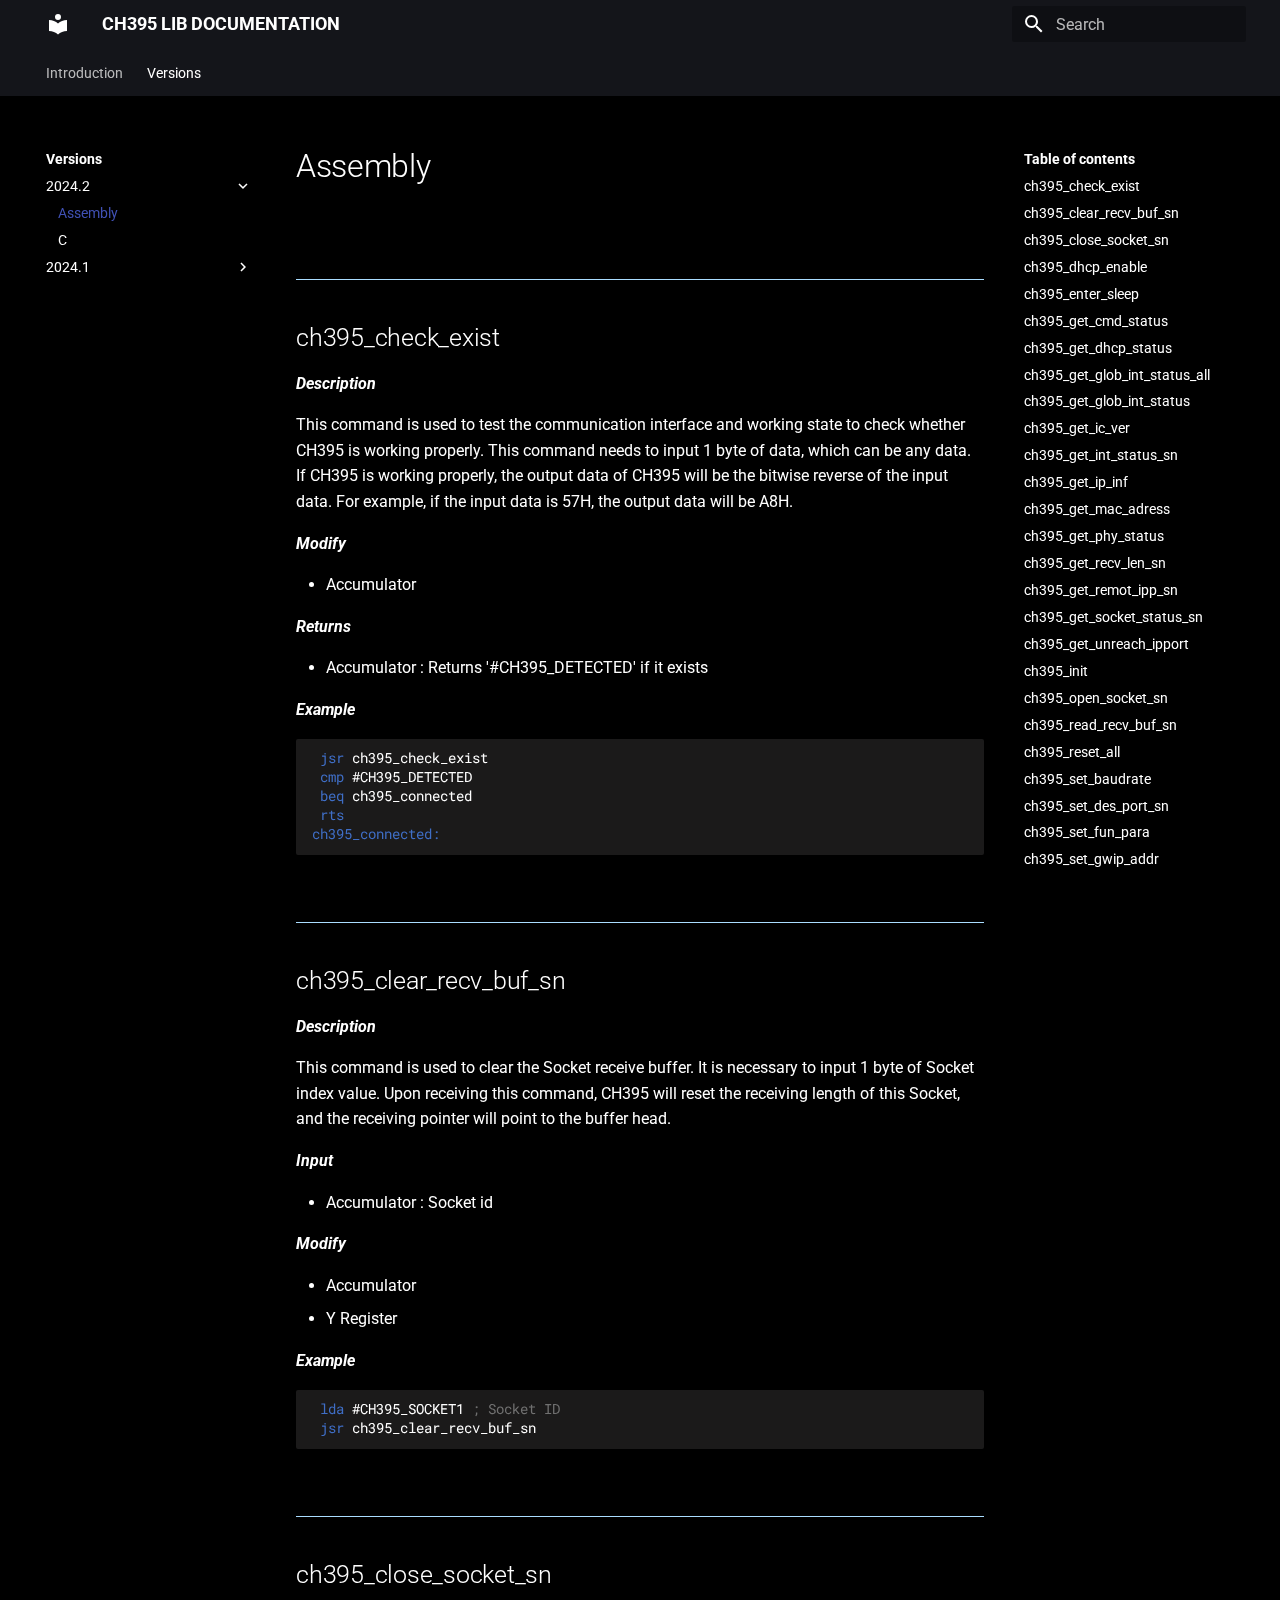
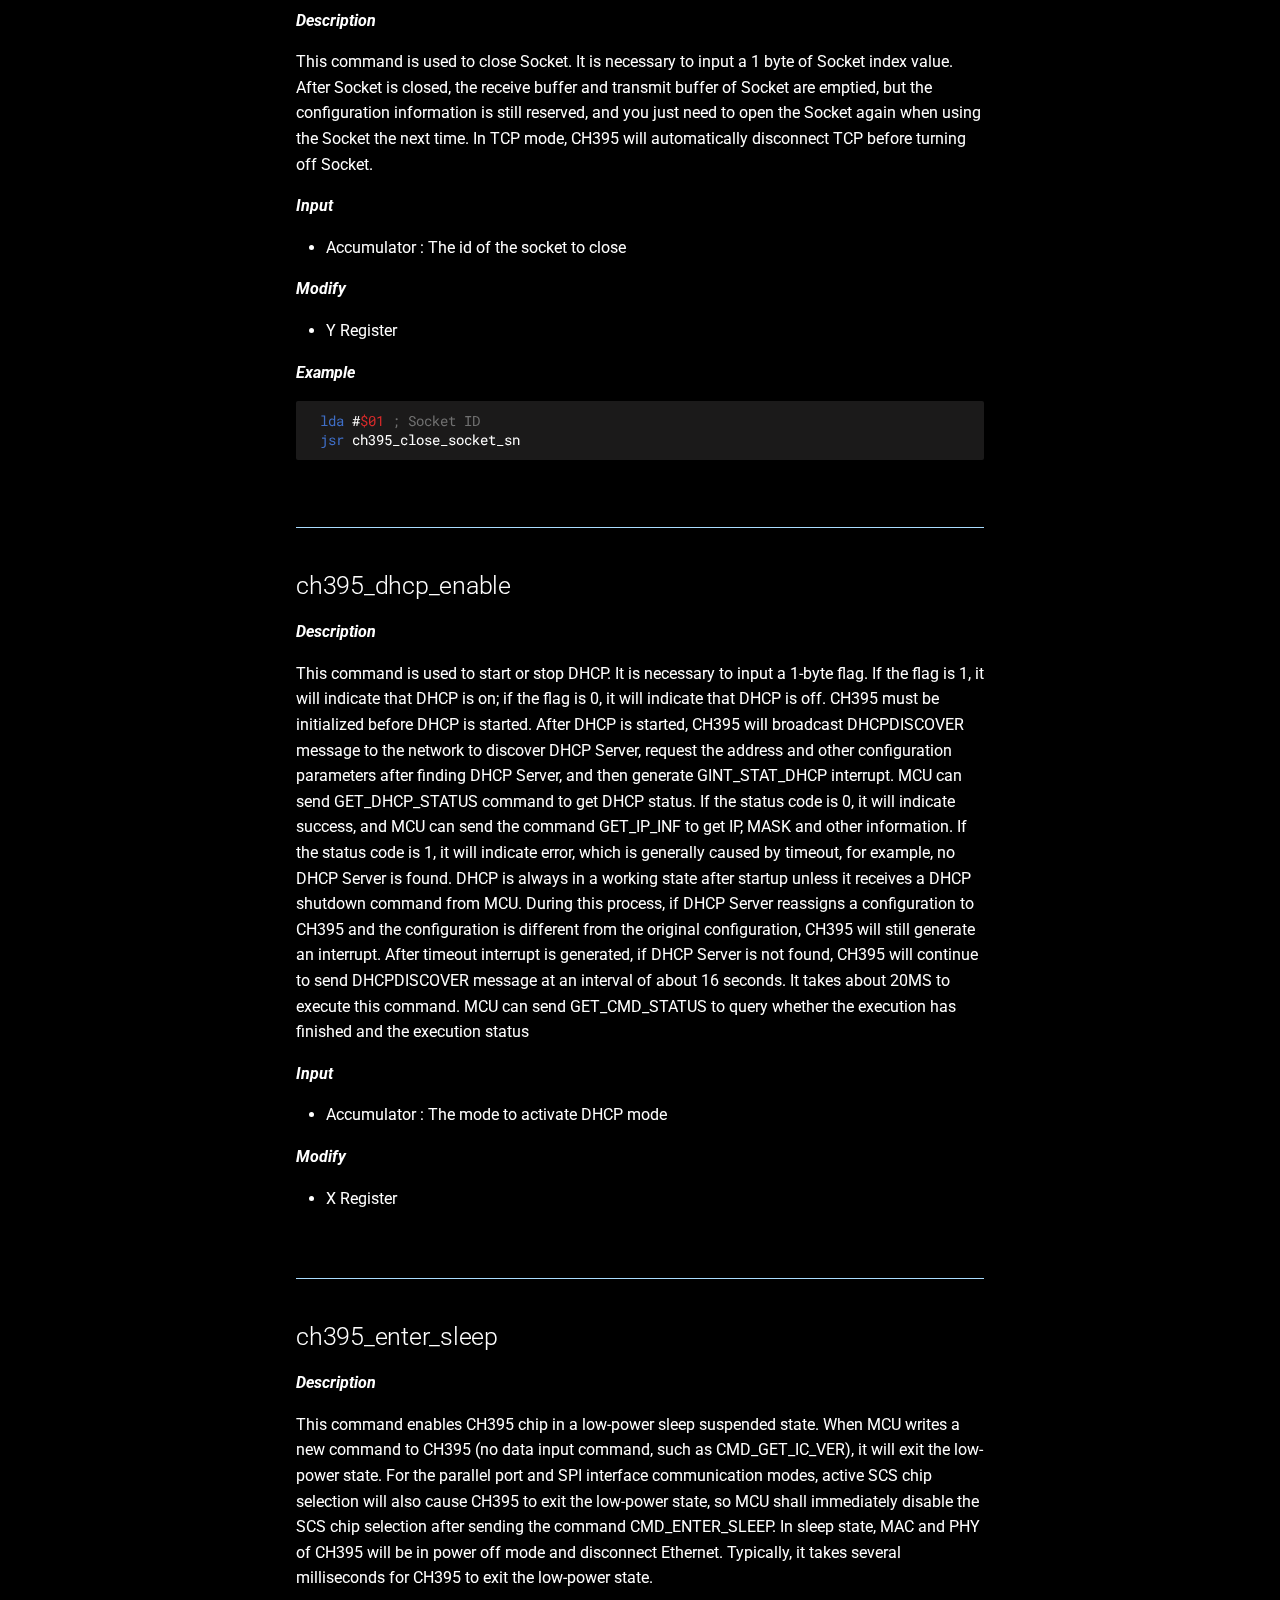
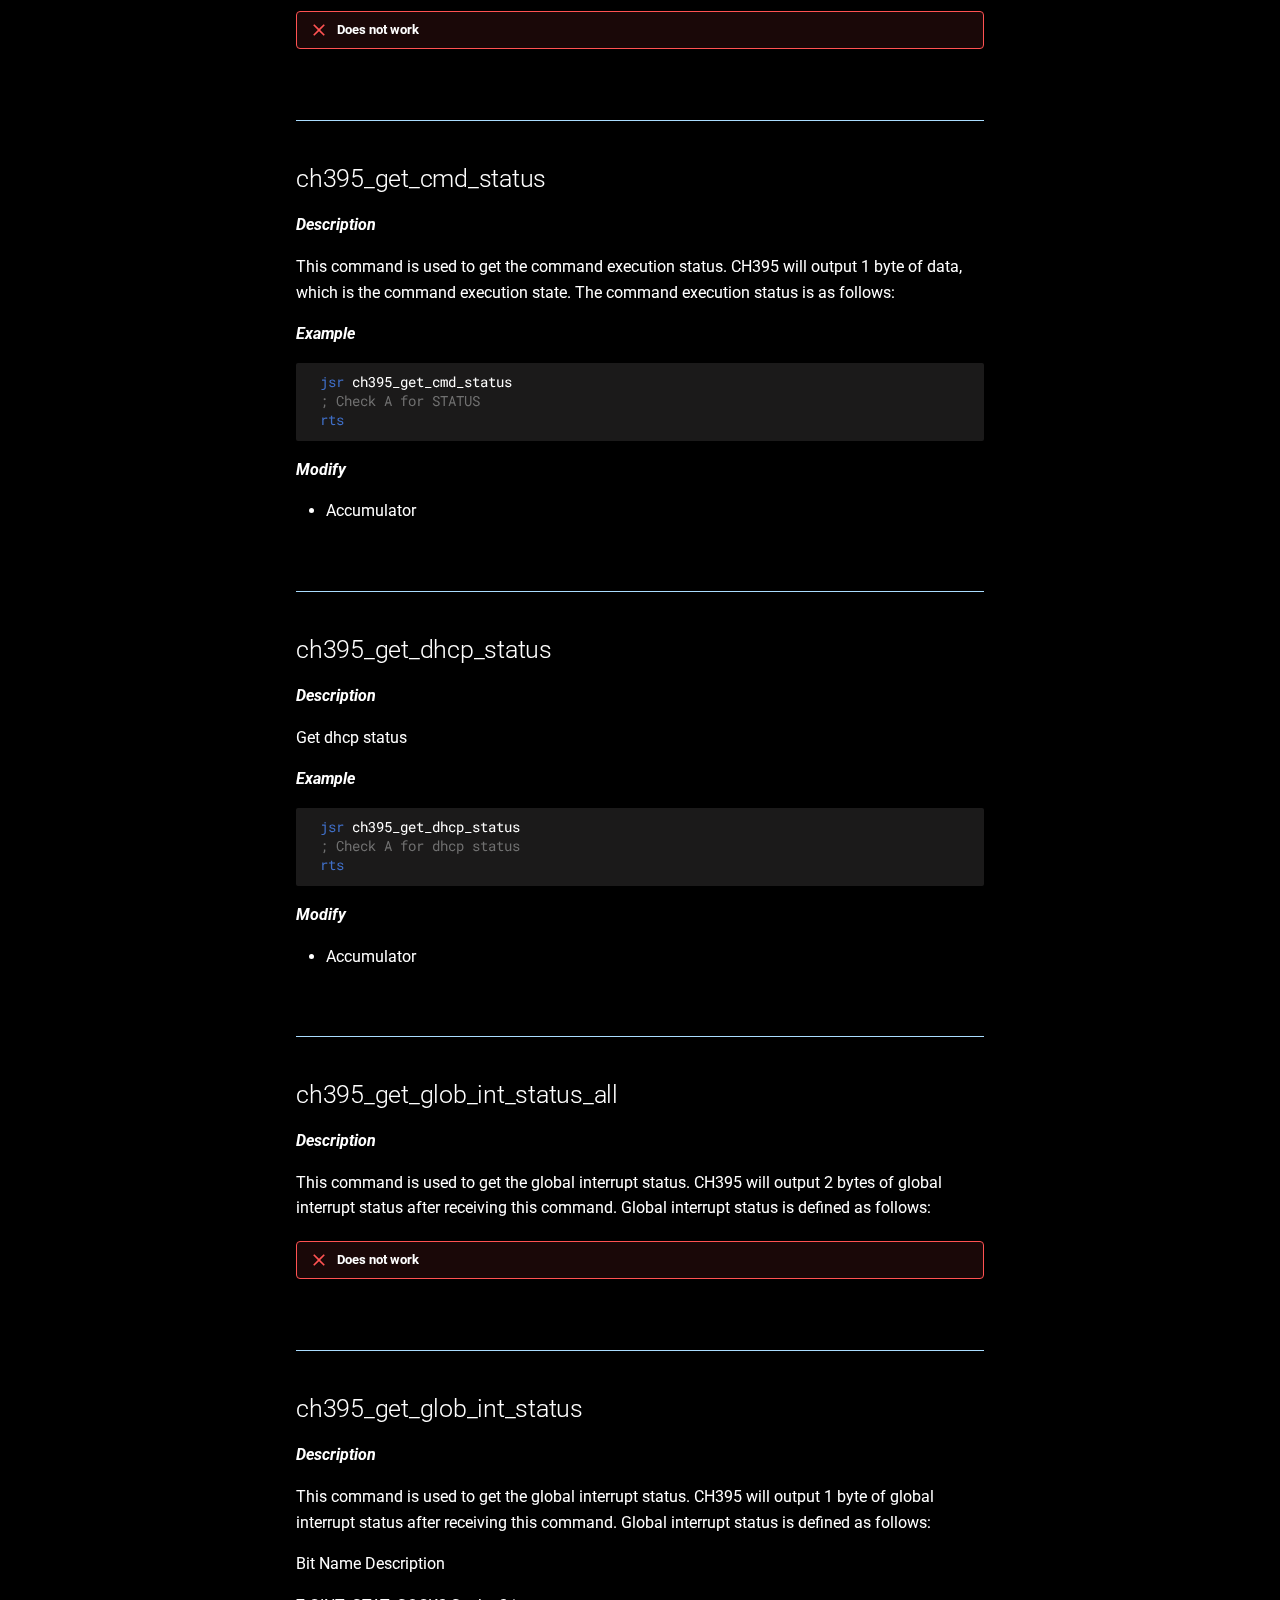
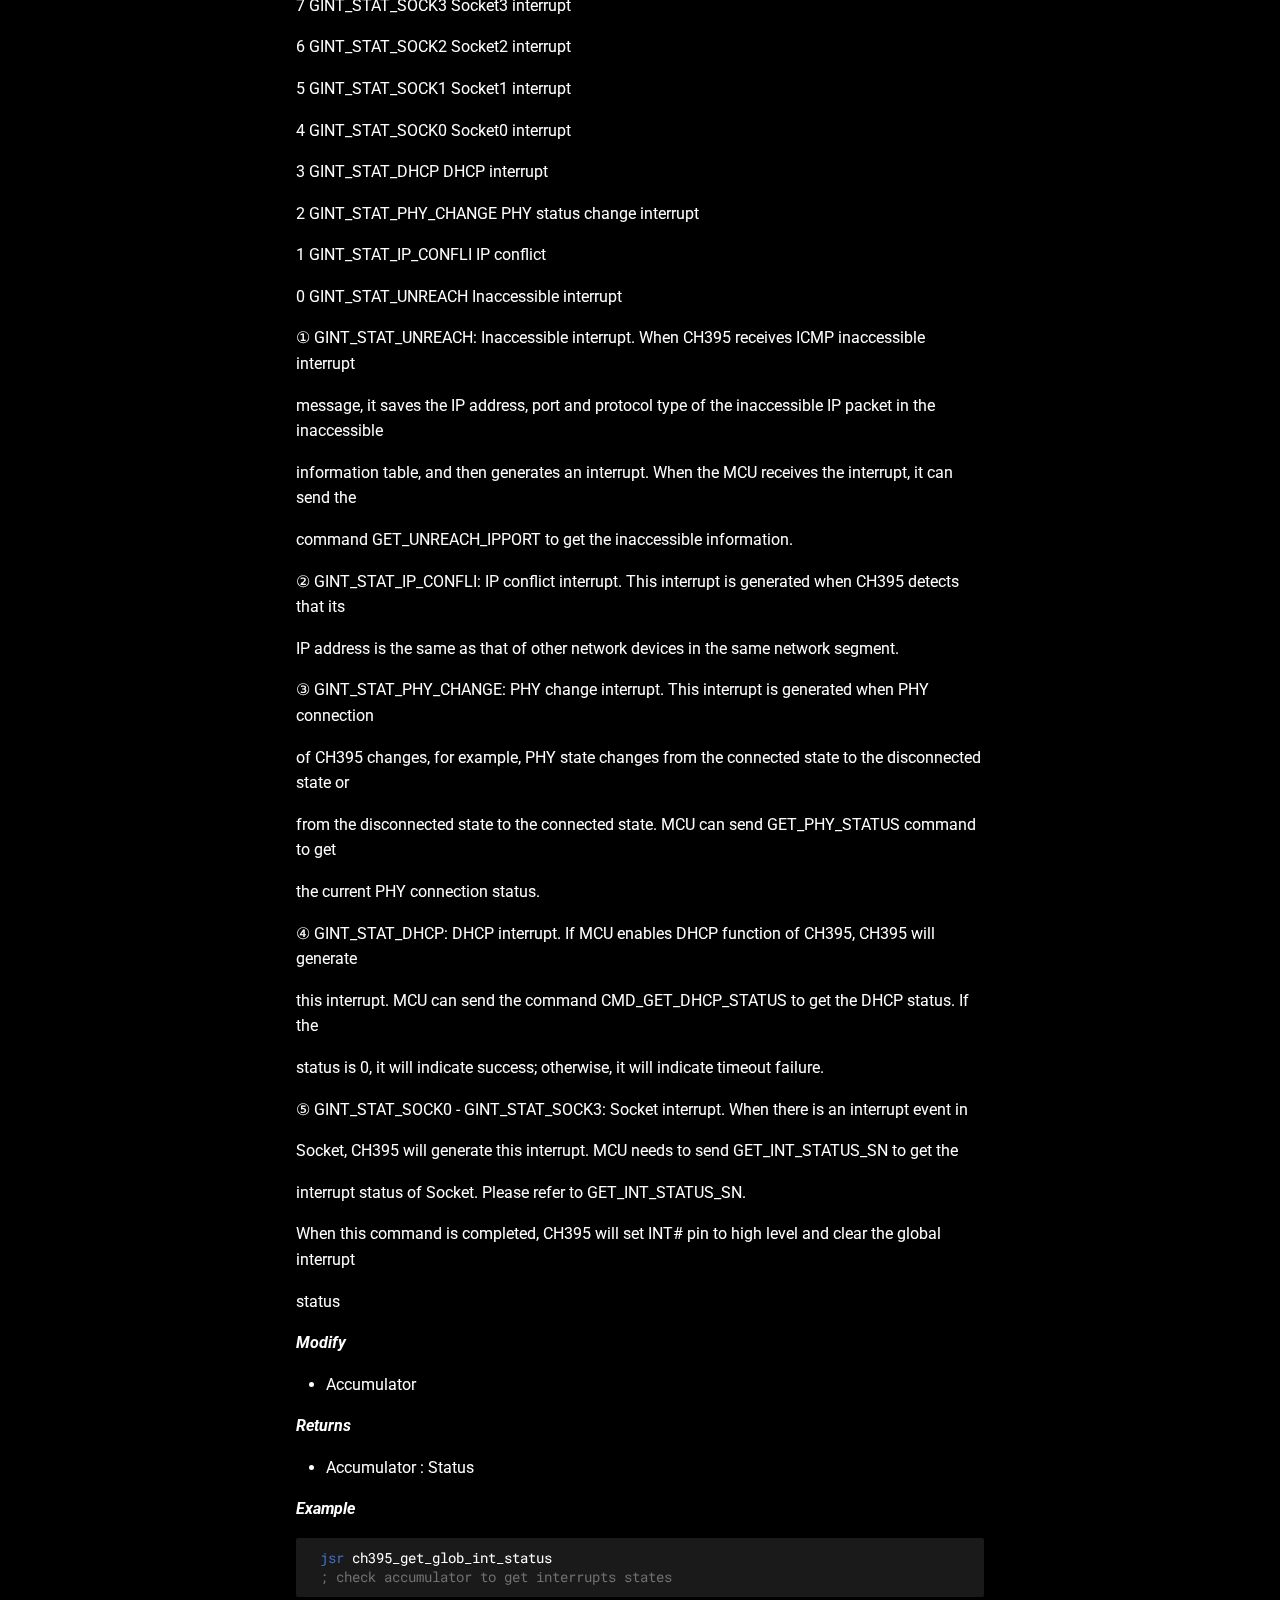
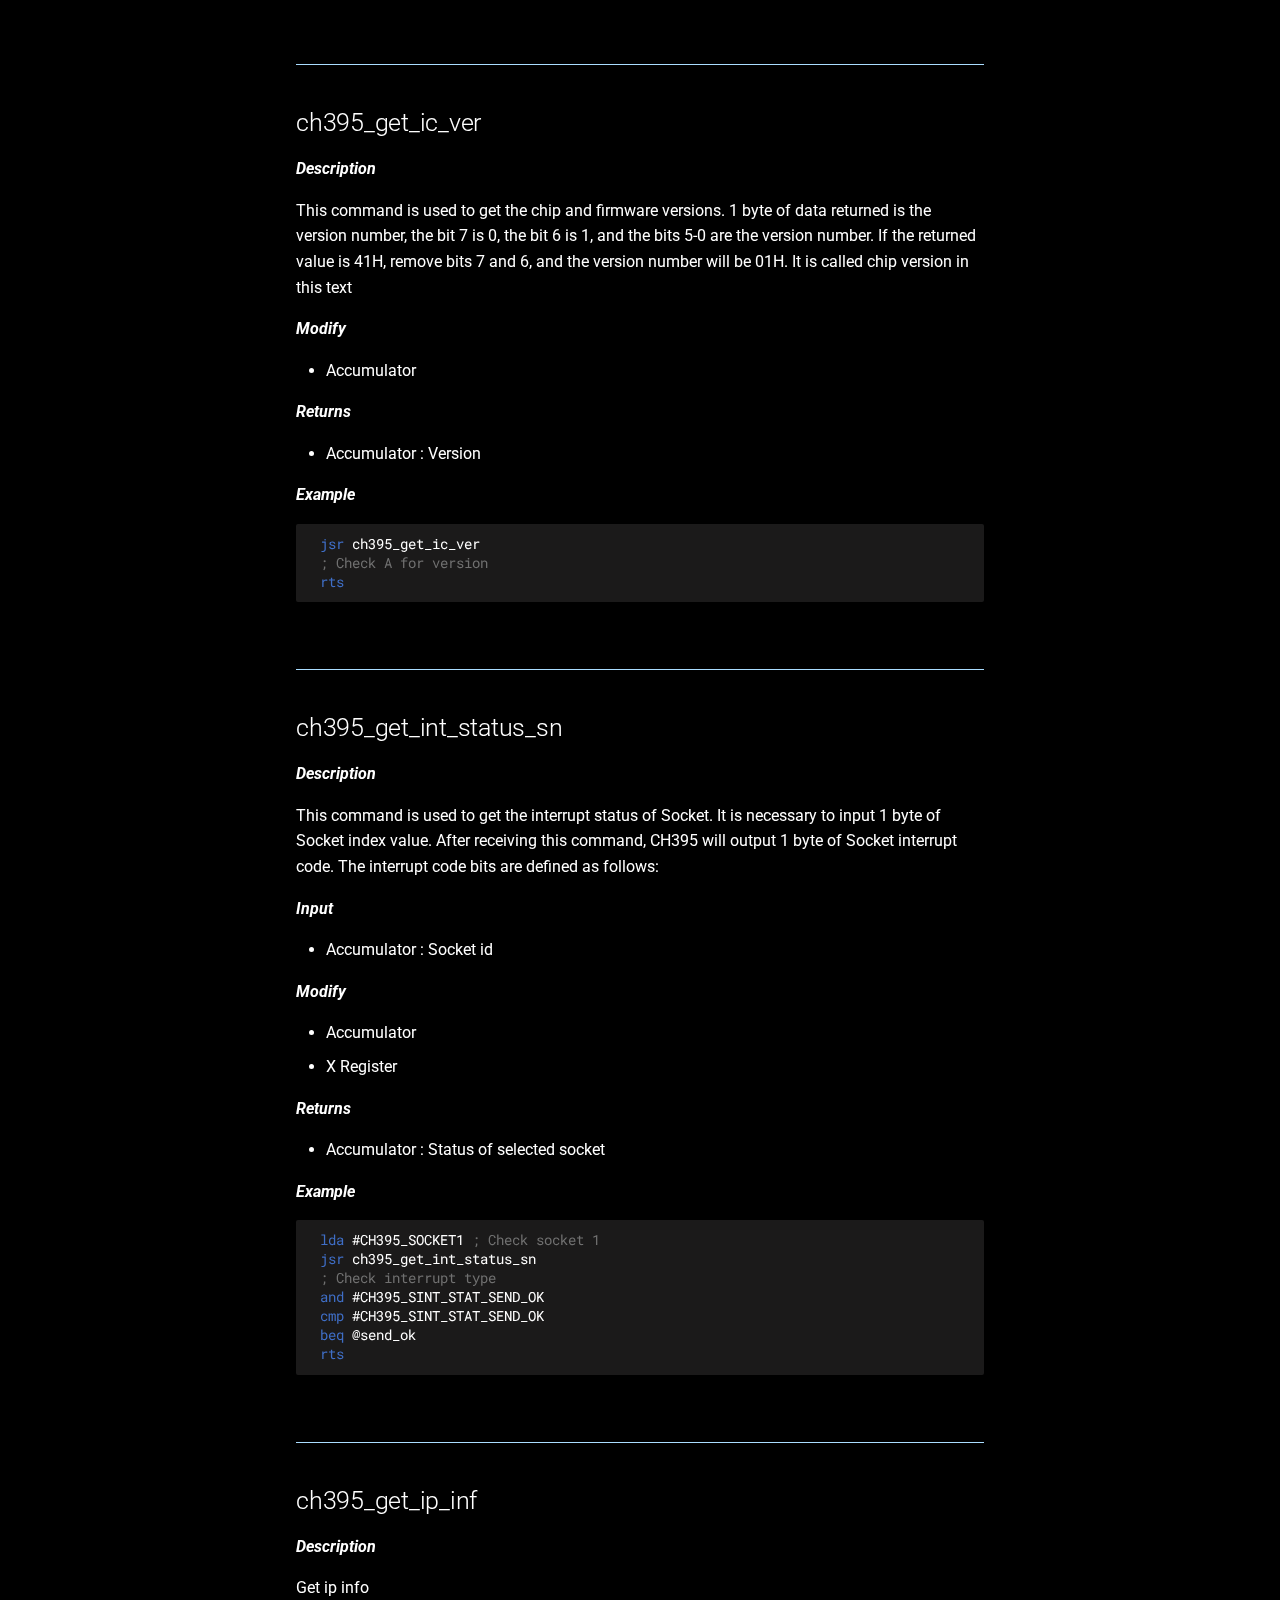
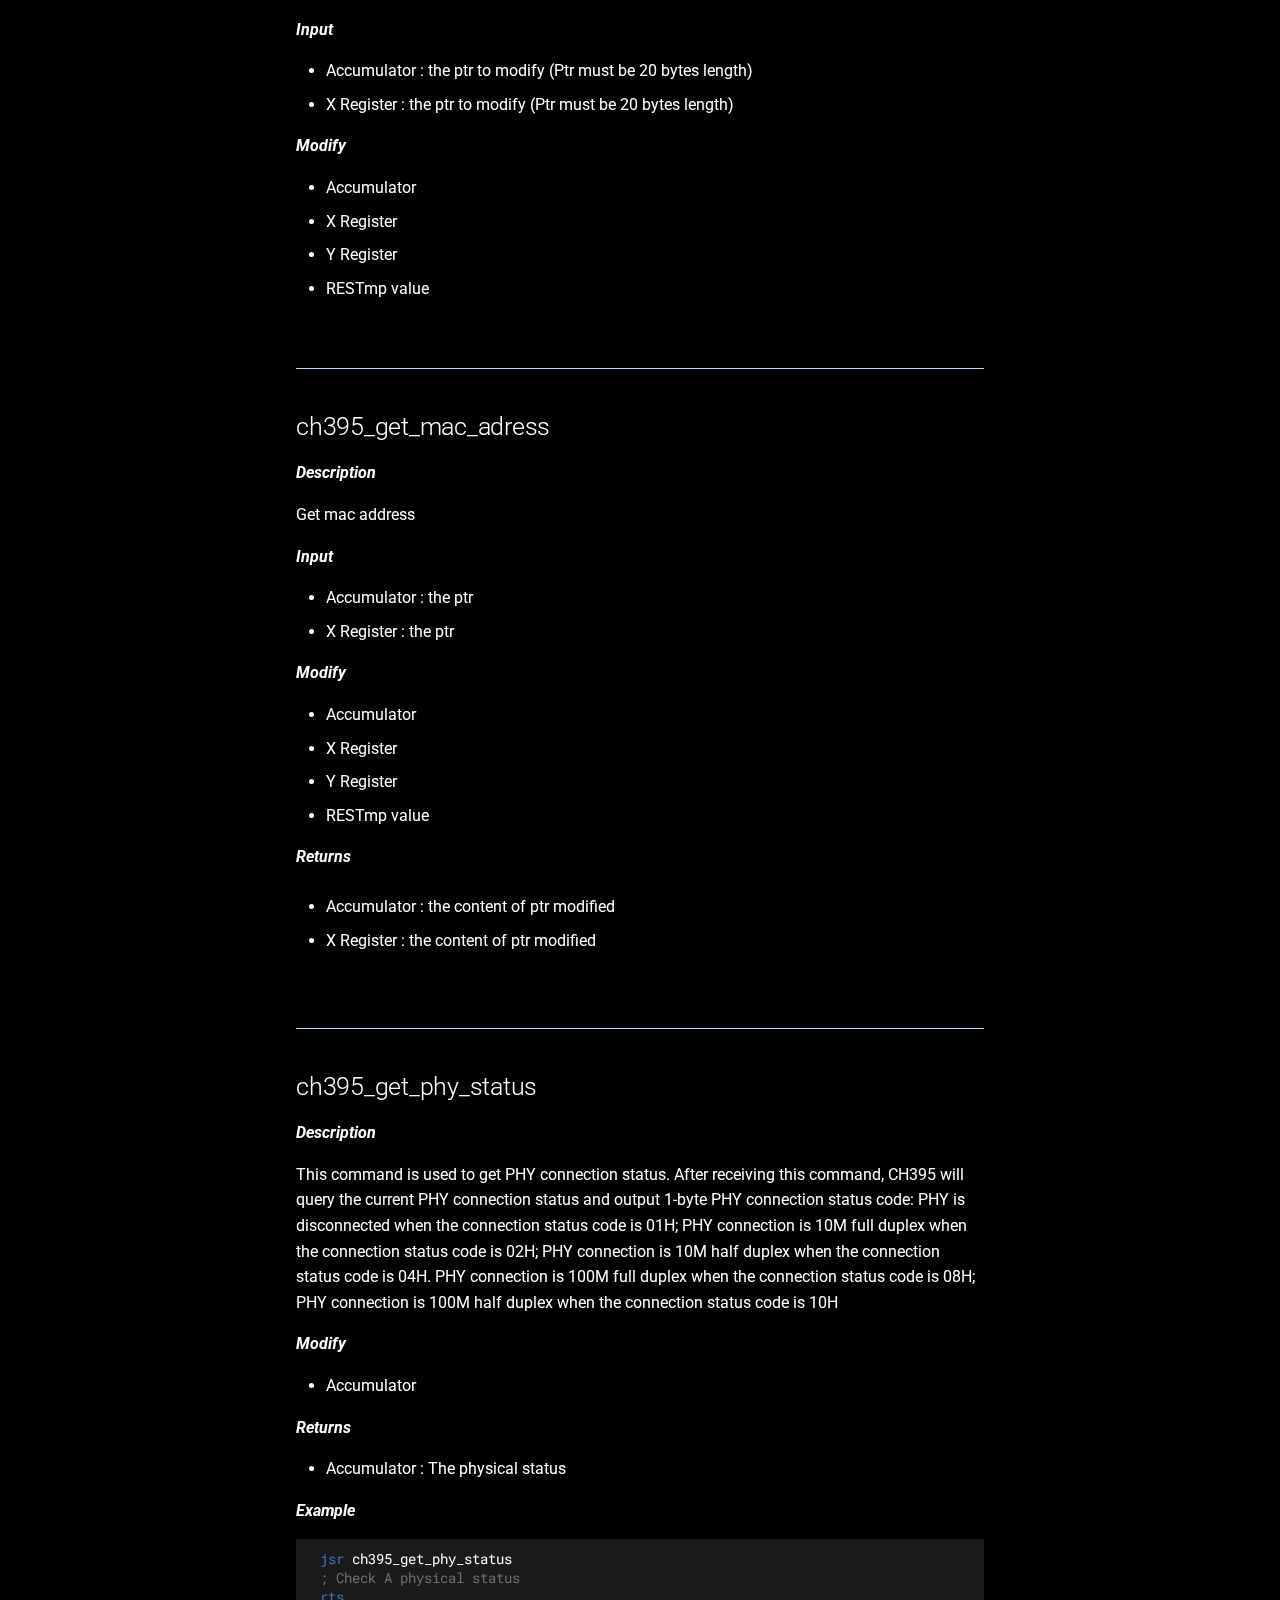
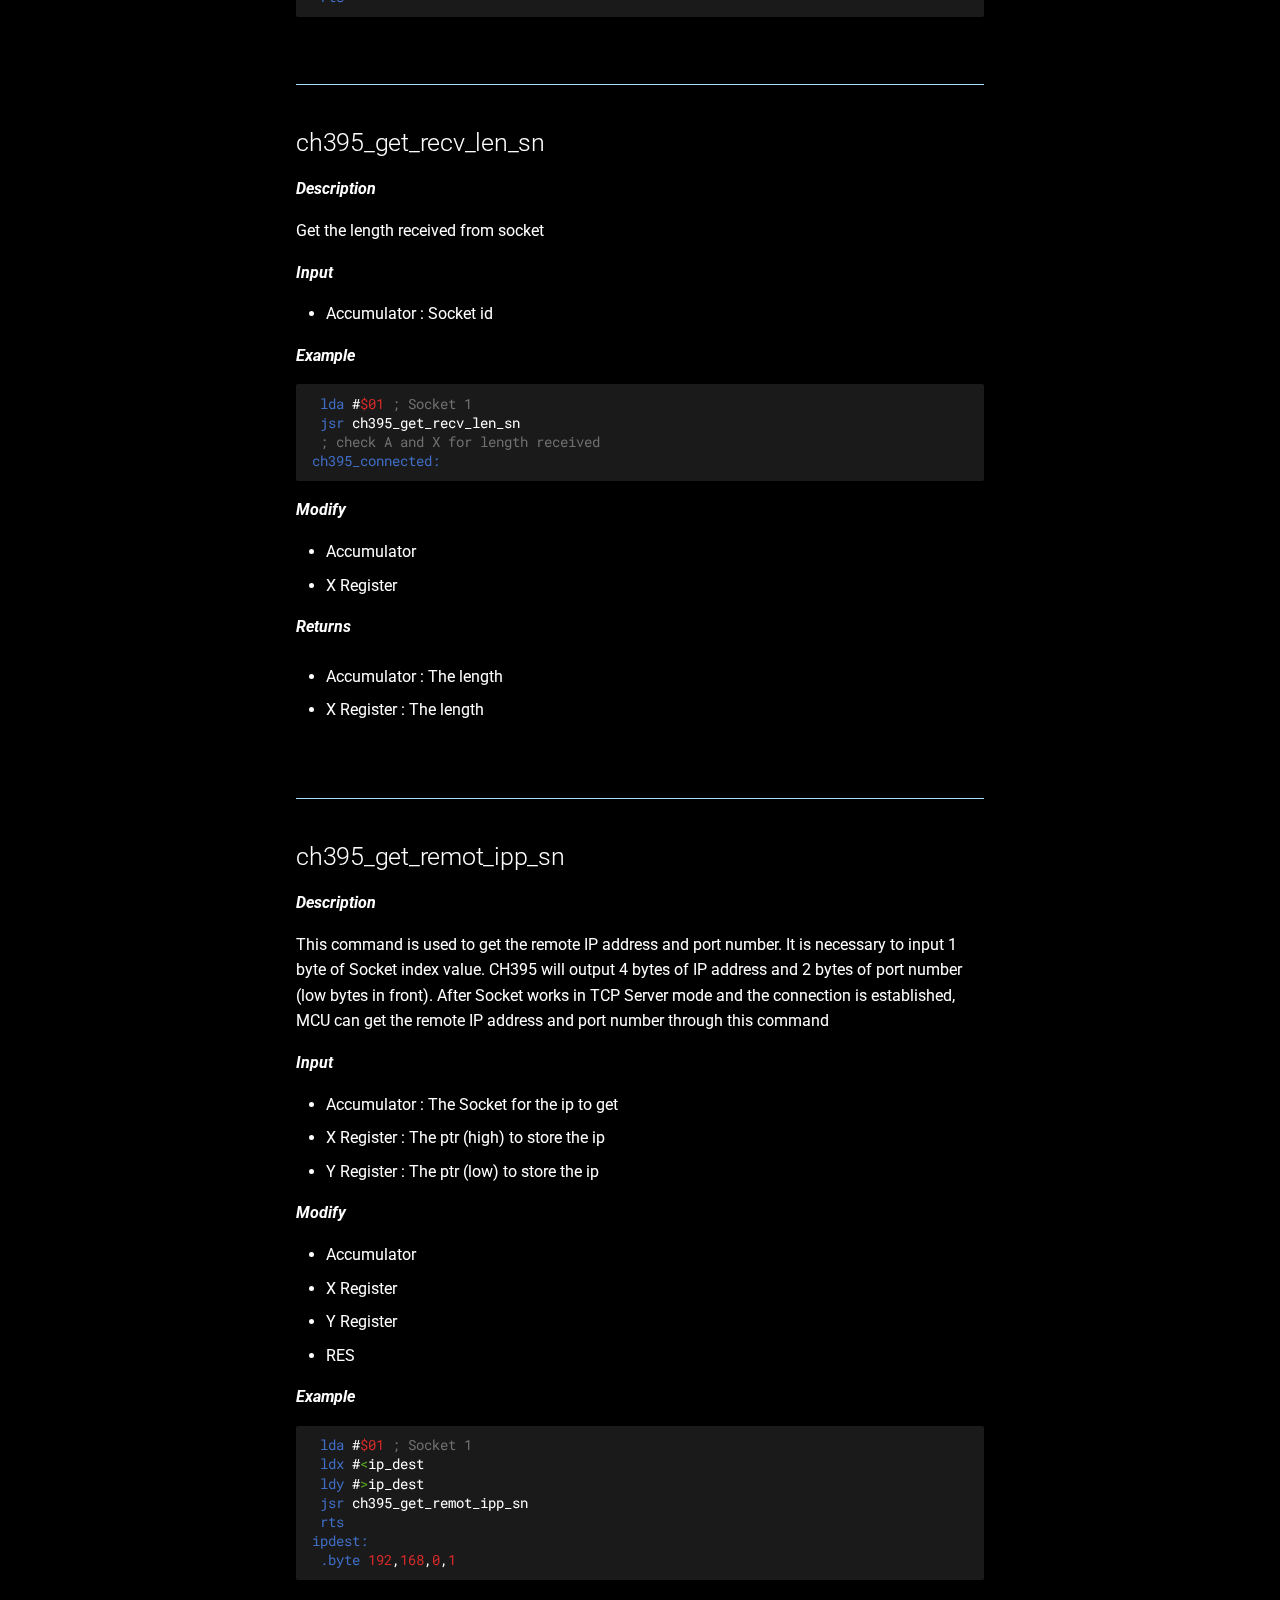
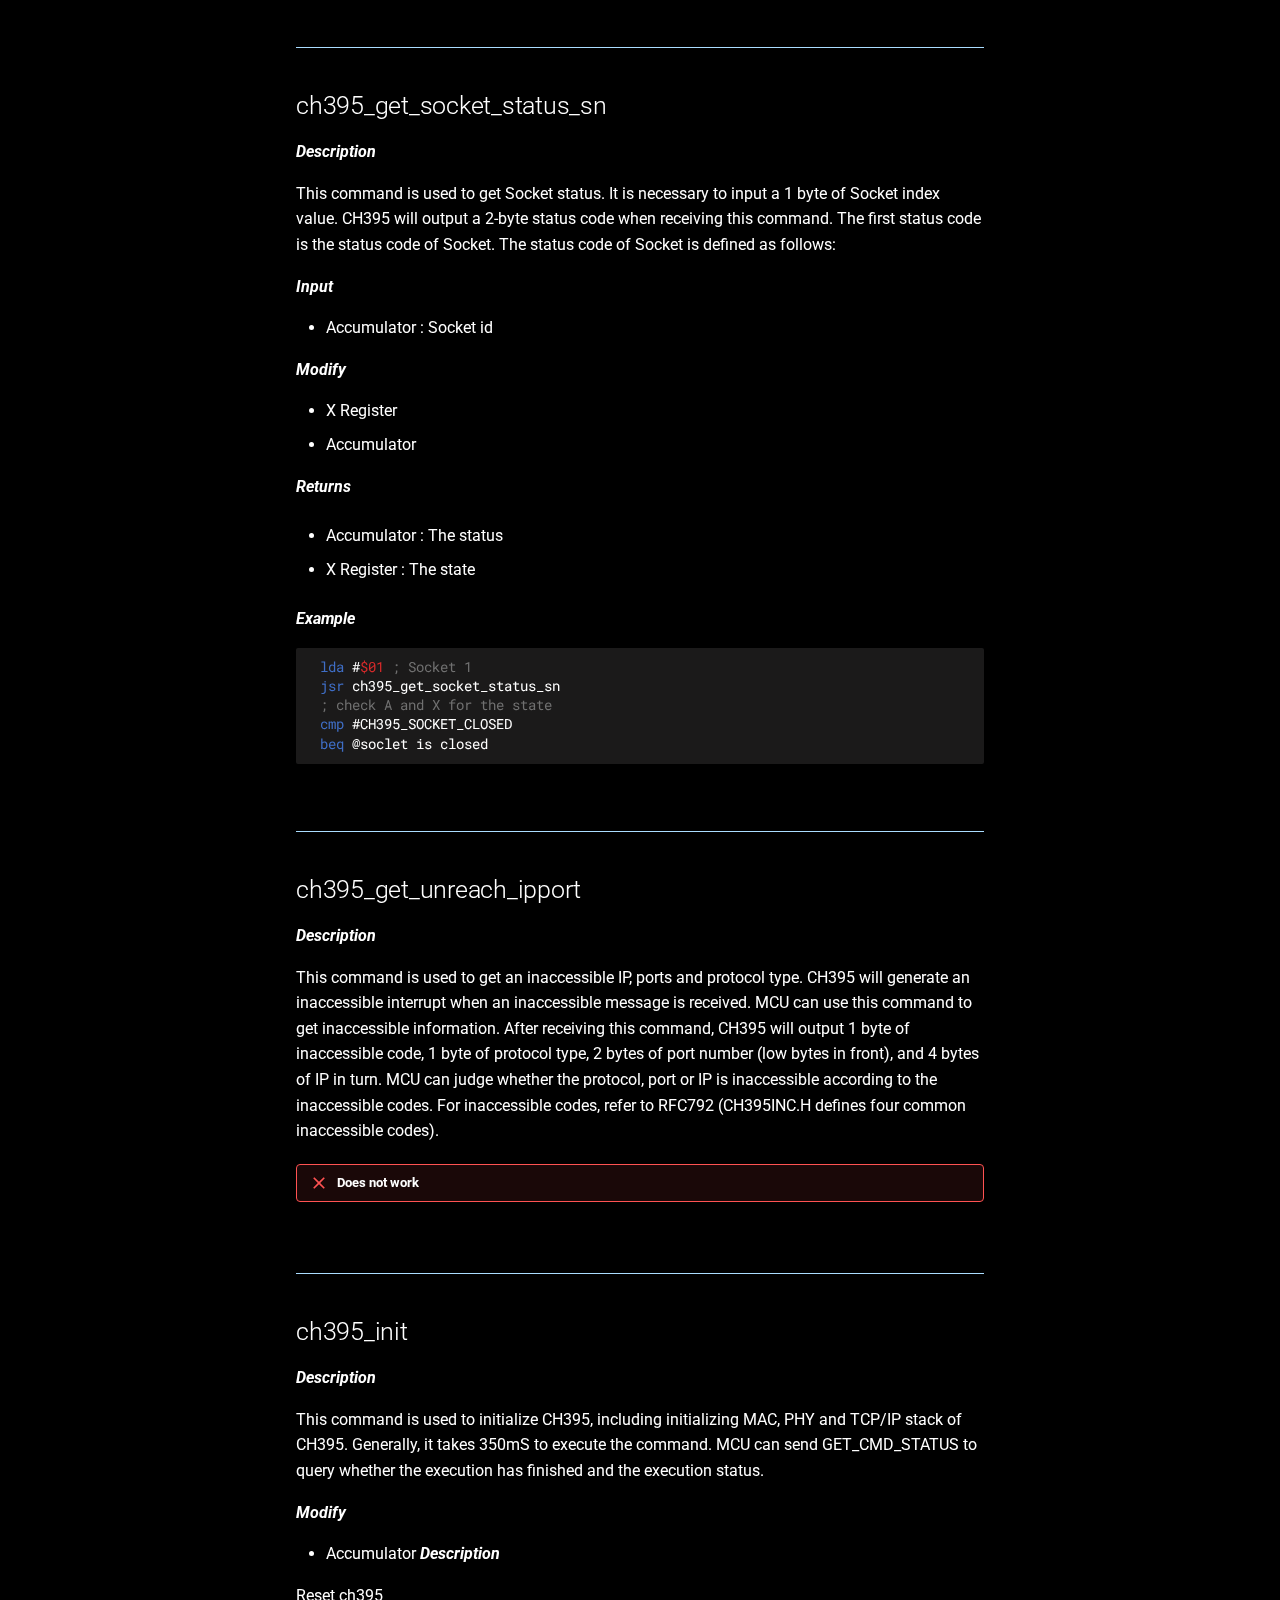
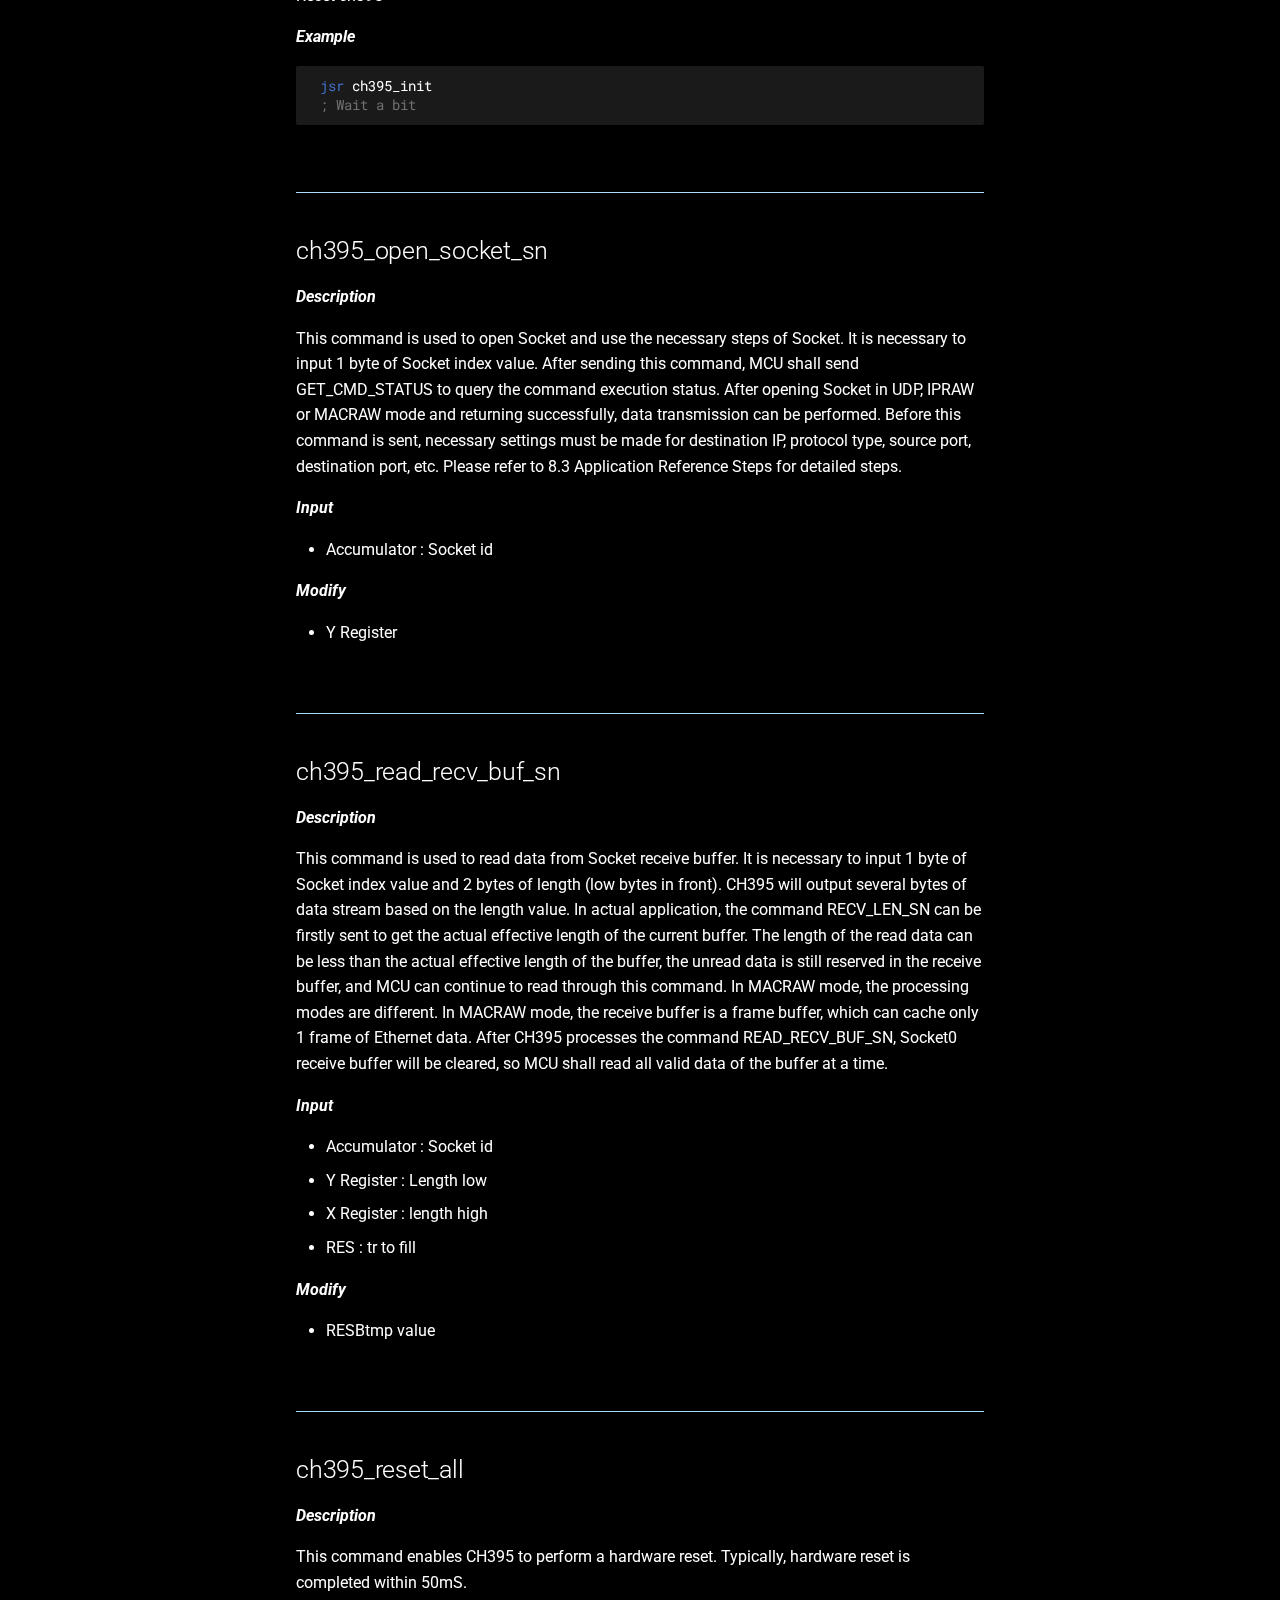
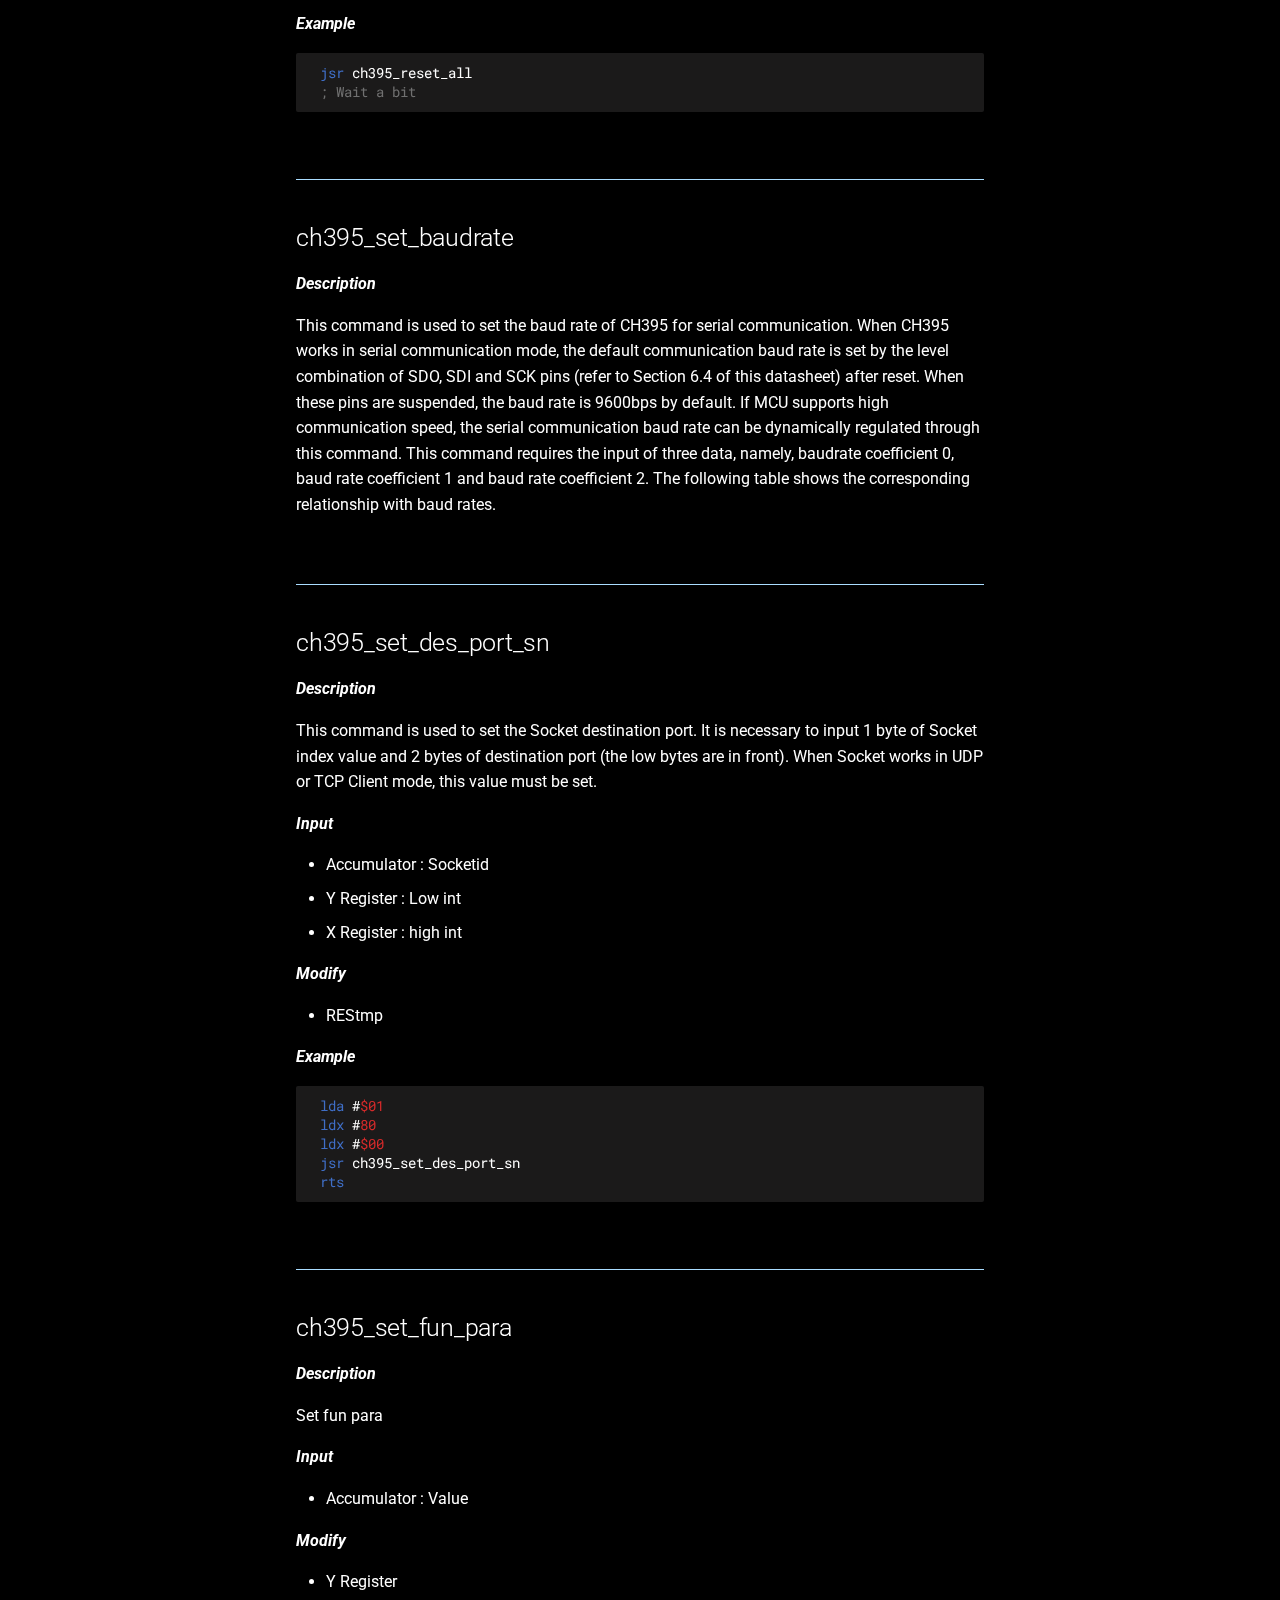
<file: docs/api/2024.2/assembly/index.html>
<!doctype html>
<html lang="en" class="no-js">
  <head>
    
      <meta charset="utf-8">
      <meta name="viewport" content="width=device-width,initial-scale=1">
      
      
      
      
        <link rel="prev" href="../..">
      
      
        <link rel="next" href="../c/">
      
      
      <link rel="icon" href="../../assets/images/favicon.png">
      <meta name="generator" content="mkdocs-1.5.3, mkdocs-material-9.4.0">
    
    
      
        <title>Assembly - CH395 LIB DOCUMENTATION</title>
      
    
    
      <link rel="stylesheet" href="../../assets/stylesheets/main.9f615399.min.css">
      
        
        <link rel="stylesheet" href="../../assets/stylesheets/palette.649f08f9.min.css">
      
      


    
    
      
    
    
      
        
        
        <link rel="preconnect" href="https://fonts.gstatic.com" crossorigin>
        <link rel="stylesheet" href="https://fonts.googleapis.com/css?family=Roboto:300,300i,400,400i,700,700i%7CRoboto+Mono:400,400i,700,700i&display=fallback">
        <style>:root{--md-text-font:"Roboto";--md-code-font:"Roboto Mono"}</style>
      
    
    
      <link rel="stylesheet" href="../../stylesheets/extra.css">
    
    <script>__md_scope=new URL("../..",location),__md_hash=e=>[...e].reduce((e,_)=>(e<<5)-e+_.charCodeAt(0),0),__md_get=(e,_=localStorage,t=__md_scope)=>JSON.parse(_.getItem(t.pathname+"."+e)),__md_set=(e,_,t=localStorage,a=__md_scope)=>{try{t.setItem(a.pathname+"."+e,JSON.stringify(_))}catch(e){}}</script>
    
      

    
    
    
  </head>
  
  
    
    
    
    
    
    <body dir="ltr" data-md-color-scheme="default" data-md-color-primary="black" data-md-color-accent="indigo">
  
    
    
    <input class="md-toggle" data-md-toggle="drawer" type="checkbox" id="__drawer" autocomplete="off">
    <input class="md-toggle" data-md-toggle="search" type="checkbox" id="__search" autocomplete="off">
    <label class="md-overlay" for="__drawer"></label>
    <div data-md-component="skip">
      
        
        <a href="#assembly" class="md-skip">
          Skip to content
        </a>
      
    </div>
    <div data-md-component="announce">
      
    </div>
    
    
      

<header class="md-header" data-md-component="header">
  <nav class="md-header__inner md-grid" aria-label="Header">
    <a href="../.." title="CH395 LIB DOCUMENTATION" class="md-header__button md-logo" aria-label="CH395 LIB DOCUMENTATION" data-md-component="logo">
      
  
  <svg xmlns="http://www.w3.org/2000/svg" viewBox="0 0 24 24"><path d="M12 8a3 3 0 0 0 3-3 3 3 0 0 0-3-3 3 3 0 0 0-3 3 3 3 0 0 0 3 3m0 3.54C9.64 9.35 6.5 8 3 8v11c3.5 0 6.64 1.35 9 3.54 2.36-2.19 5.5-3.54 9-3.54V8c-3.5 0-6.64 1.35-9 3.54Z"/></svg>

    </a>
    <label class="md-header__button md-icon" for="__drawer">
      
      <svg xmlns="http://www.w3.org/2000/svg" viewBox="0 0 24 24"><path d="M3 6h18v2H3V6m0 5h18v2H3v-2m0 5h18v2H3v-2Z"/></svg>
    </label>
    <div class="md-header__title" data-md-component="header-title">
      <div class="md-header__ellipsis">
        <div class="md-header__topic">
          <span class="md-ellipsis">
            CH395 LIB DOCUMENTATION
          </span>
        </div>
        <div class="md-header__topic" data-md-component="header-topic">
          <span class="md-ellipsis">
            
              Assembly
            
          </span>
        </div>
      </div>
    </div>
    
      
    
    
    
      <label class="md-header__button md-icon" for="__search">
        
        <svg xmlns="http://www.w3.org/2000/svg" viewBox="0 0 24 24"><path d="M9.5 3A6.5 6.5 0 0 1 16 9.5c0 1.61-.59 3.09-1.56 4.23l.27.27h.79l5 5-1.5 1.5-5-5v-.79l-.27-.27A6.516 6.516 0 0 1 9.5 16 6.5 6.5 0 0 1 3 9.5 6.5 6.5 0 0 1 9.5 3m0 2C7 5 5 7 5 9.5S7 14 9.5 14 14 12 14 9.5 12 5 9.5 5Z"/></svg>
      </label>
      <div class="md-search" data-md-component="search" role="dialog">
  <label class="md-search__overlay" for="__search"></label>
  <div class="md-search__inner" role="search">
    <form class="md-search__form" name="search">
      <input type="text" class="md-search__input" name="query" aria-label="Search" placeholder="Search" autocapitalize="off" autocorrect="off" autocomplete="off" spellcheck="false" data-md-component="search-query" required>
      <label class="md-search__icon md-icon" for="__search">
        
        <svg xmlns="http://www.w3.org/2000/svg" viewBox="0 0 24 24"><path d="M9.5 3A6.5 6.5 0 0 1 16 9.5c0 1.61-.59 3.09-1.56 4.23l.27.27h.79l5 5-1.5 1.5-5-5v-.79l-.27-.27A6.516 6.516 0 0 1 9.5 16 6.5 6.5 0 0 1 3 9.5 6.5 6.5 0 0 1 9.5 3m0 2C7 5 5 7 5 9.5S7 14 9.5 14 14 12 14 9.5 12 5 9.5 5Z"/></svg>
        
        <svg xmlns="http://www.w3.org/2000/svg" viewBox="0 0 24 24"><path d="M20 11v2H8l5.5 5.5-1.42 1.42L4.16 12l7.92-7.92L13.5 5.5 8 11h12Z"/></svg>
      </label>
      <nav class="md-search__options" aria-label="Search">
        
        <button type="reset" class="md-search__icon md-icon" title="Clear" aria-label="Clear" tabindex="-1">
          
          <svg xmlns="http://www.w3.org/2000/svg" viewBox="0 0 24 24"><path d="M19 6.41 17.59 5 12 10.59 6.41 5 5 6.41 10.59 12 5 17.59 6.41 19 12 13.41 17.59 19 19 17.59 13.41 12 19 6.41Z"/></svg>
        </button>
      </nav>
      
    </form>
    <div class="md-search__output">
      <div class="md-search__scrollwrap" data-md-scrollfix>
        <div class="md-search-result" data-md-component="search-result">
          <div class="md-search-result__meta">
            Initializing search
          </div>
          <ol class="md-search-result__list" role="presentation"></ol>
        </div>
      </div>
    </div>
  </div>
</div>
    
    
  </nav>
  
</header>
    
    <div class="md-container" data-md-component="container">
      
      
        
          
            
<nav class="md-tabs" aria-label="Tabs" data-md-component="tabs">
  <div class="md-grid">
    <ul class="md-tabs__list">
      
        
  
  
  
    <li class="md-tabs__item">
      <a href="../.." class="md-tabs__link">
        
  
    
  
  Introduction

      </a>
    </li>
  

      
        
  
  
    
  
  
    
    
      
  
  
    
  
  
    
    
      <li class="md-tabs__item md-tabs__item--active">
        <a href="./" class="md-tabs__link">
          
  
  Versions

        </a>
      </li>
    
  

    
  

      
    </ul>
  </div>
</nav>
          
        
      
      <main class="md-main" data-md-component="main">
        <div class="md-main__inner md-grid">
          
            
              
              <div class="md-sidebar md-sidebar--primary" data-md-component="sidebar" data-md-type="navigation" >
                <div class="md-sidebar__scrollwrap">
                  <div class="md-sidebar__inner">
                    


  


<nav class="md-nav md-nav--primary md-nav--lifted" aria-label="Navigation" data-md-level="0">
  <label class="md-nav__title" for="__drawer">
    <a href="../.." title="CH395 LIB DOCUMENTATION" class="md-nav__button md-logo" aria-label="CH395 LIB DOCUMENTATION" data-md-component="logo">
      
  
  <svg xmlns="http://www.w3.org/2000/svg" viewBox="0 0 24 24"><path d="M12 8a3 3 0 0 0 3-3 3 3 0 0 0-3-3 3 3 0 0 0-3 3 3 3 0 0 0 3 3m0 3.54C9.64 9.35 6.5 8 3 8v11c3.5 0 6.64 1.35 9 3.54 2.36-2.19 5.5-3.54 9-3.54V8c-3.5 0-6.64 1.35-9 3.54Z"/></svg>

    </a>
    CH395 LIB DOCUMENTATION
  </label>
  
  <ul class="md-nav__list" data-md-scrollfix>
    
      
      
  
  
  
    <li class="md-nav__item">
      <a href="../.." class="md-nav__link">
        
  
  <span class="md-ellipsis">
    Introduction
  </span>
  

      </a>
    </li>
  

    
      
      
  
  
    
  
  
    
    
    
    <li class="md-nav__item md-nav__item--active md-nav__item--nested">
      
        
        
        
        
        <input class="md-nav__toggle md-toggle " type="checkbox" id="__nav_2" checked>
        
          <label class="md-nav__link" for="__nav_2" id="__nav_2_label" tabindex="0">
            
  
  <span class="md-ellipsis">
    Versions
  </span>
  

            <span class="md-nav__icon md-icon"></span>
          </label>
        
        <nav class="md-nav" data-md-level="1" aria-labelledby="__nav_2_label" aria-expanded="true">
          <label class="md-nav__title" for="__nav_2">
            <span class="md-nav__icon md-icon"></span>
            Versions
          </label>
          <ul class="md-nav__list" data-md-scrollfix>
            
              
                
  
  
    
  
  
    
    
    
    <li class="md-nav__item md-nav__item--active md-nav__item--nested">
      
        
        
        
        
        <input class="md-nav__toggle md-toggle " type="checkbox" id="__nav_2_1" checked>
        
          <label class="md-nav__link" for="__nav_2_1" id="__nav_2_1_label" tabindex="0">
            
  
  <span class="md-ellipsis">
    2024.2
  </span>
  

            <span class="md-nav__icon md-icon"></span>
          </label>
        
        <nav class="md-nav" data-md-level="2" aria-labelledby="__nav_2_1_label" aria-expanded="true">
          <label class="md-nav__title" for="__nav_2_1">
            <span class="md-nav__icon md-icon"></span>
            2024.2
          </label>
          <ul class="md-nav__list" data-md-scrollfix>
            
              
                
  
  
    
  
  
    <li class="md-nav__item md-nav__item--active">
      
      <input class="md-nav__toggle md-toggle" type="checkbox" id="__toc">
      
      
        
      
      
        <label class="md-nav__link md-nav__link--active" for="__toc">
          
  
  <span class="md-ellipsis">
    Assembly
  </span>
  

          <span class="md-nav__icon md-icon"></span>
        </label>
      
      <a href="./" class="md-nav__link md-nav__link--active">
        
  
  <span class="md-ellipsis">
    Assembly
  </span>
  

      </a>
      
        

<nav class="md-nav md-nav--secondary" aria-label="Table of contents">
  
  
  
    
  
  
    <label class="md-nav__title" for="__toc">
      <span class="md-nav__icon md-icon"></span>
      Table of contents
    </label>
    <ul class="md-nav__list" data-md-component="toc" data-md-scrollfix>
      
        <li class="md-nav__item">
  <a href="#ch395_check_exist" class="md-nav__link">
    ch395_check_exist
  </a>
  
</li>
      
        <li class="md-nav__item">
  <a href="#ch395_clear_recv_buf_sn" class="md-nav__link">
    ch395_clear_recv_buf_sn
  </a>
  
</li>
      
        <li class="md-nav__item">
  <a href="#ch395_close_socket_sn" class="md-nav__link">
    ch395_close_socket_sn
  </a>
  
</li>
      
        <li class="md-nav__item">
  <a href="#ch395_dhcp_enable" class="md-nav__link">
    ch395_dhcp_enable
  </a>
  
</li>
      
        <li class="md-nav__item">
  <a href="#ch395_enter_sleep" class="md-nav__link">
    ch395_enter_sleep
  </a>
  
</li>
      
        <li class="md-nav__item">
  <a href="#ch395_get_cmd_status" class="md-nav__link">
    ch395_get_cmd_status
  </a>
  
</li>
      
        <li class="md-nav__item">
  <a href="#ch395_get_dhcp_status" class="md-nav__link">
    ch395_get_dhcp_status
  </a>
  
</li>
      
        <li class="md-nav__item">
  <a href="#ch395_get_glob_int_status_all" class="md-nav__link">
    ch395_get_glob_int_status_all
  </a>
  
</li>
      
        <li class="md-nav__item">
  <a href="#ch395_get_glob_int_status" class="md-nav__link">
    ch395_get_glob_int_status
  </a>
  
</li>
      
        <li class="md-nav__item">
  <a href="#ch395_get_ic_ver" class="md-nav__link">
    ch395_get_ic_ver
  </a>
  
</li>
      
        <li class="md-nav__item">
  <a href="#ch395_get_int_status_sn" class="md-nav__link">
    ch395_get_int_status_sn
  </a>
  
</li>
      
        <li class="md-nav__item">
  <a href="#ch395_get_ip_inf" class="md-nav__link">
    ch395_get_ip_inf
  </a>
  
</li>
      
        <li class="md-nav__item">
  <a href="#ch395_get_mac_adress" class="md-nav__link">
    ch395_get_mac_adress
  </a>
  
</li>
      
        <li class="md-nav__item">
  <a href="#ch395_get_phy_status" class="md-nav__link">
    ch395_get_phy_status
  </a>
  
</li>
      
        <li class="md-nav__item">
  <a href="#ch395_get_recv_len_sn" class="md-nav__link">
    ch395_get_recv_len_sn
  </a>
  
</li>
      
        <li class="md-nav__item">
  <a href="#ch395_get_remot_ipp_sn" class="md-nav__link">
    ch395_get_remot_ipp_sn
  </a>
  
</li>
      
        <li class="md-nav__item">
  <a href="#ch395_get_socket_status_sn" class="md-nav__link">
    ch395_get_socket_status_sn
  </a>
  
</li>
      
        <li class="md-nav__item">
  <a href="#ch395_get_unreach_ipport" class="md-nav__link">
    ch395_get_unreach_ipport
  </a>
  
</li>
      
        <li class="md-nav__item">
  <a href="#ch395_init" class="md-nav__link">
    ch395_init
  </a>
  
</li>
      
        <li class="md-nav__item">
  <a href="#ch395_open_socket_sn" class="md-nav__link">
    ch395_open_socket_sn
  </a>
  
</li>
      
        <li class="md-nav__item">
  <a href="#ch395_read_recv_buf_sn" class="md-nav__link">
    ch395_read_recv_buf_sn
  </a>
  
</li>
      
        <li class="md-nav__item">
  <a href="#ch395_reset_all" class="md-nav__link">
    ch395_reset_all
  </a>
  
</li>
      
        <li class="md-nav__item">
  <a href="#ch395_set_baudrate" class="md-nav__link">
    ch395_set_baudrate
  </a>
  
</li>
      
        <li class="md-nav__item">
  <a href="#ch395_set_des_port_sn" class="md-nav__link">
    ch395_set_des_port_sn
  </a>
  
</li>
      
        <li class="md-nav__item">
  <a href="#ch395_set_fun_para" class="md-nav__link">
    ch395_set_fun_para
  </a>
  
</li>
      
        <li class="md-nav__item">
  <a href="#ch395_set_gwip_addr" class="md-nav__link">
    ch395_set_gwip_addr
  </a>
  
</li>
      
        <li class="md-nav__item">
  <a href="#ch395_set_ip_addr" class="md-nav__link">
    ch395_set_ip_addr
  </a>
  
</li>
      
        <li class="md-nav__item">
  <a href="#ch395_set_ip_addr_sn" class="md-nav__link">
    ch395_set_ip_addr_sn
  </a>
  
</li>
      
        <li class="md-nav__item">
  <a href="#ch395_set_ipraw_pro_sn" class="md-nav__link">
    ch395_set_ipraw_pro_sn
  </a>
  
</li>
      
        <li class="md-nav__item">
  <a href="#ch395_set_mac_adress" class="md-nav__link">
    ch395_set_mac_adress
  </a>
  
</li>
      
        <li class="md-nav__item">
  <a href="#ch395_set_mac_filt" class="md-nav__link">
    ch395_set_mac_filt
  </a>
  
</li>
      
        <li class="md-nav__item">
  <a href="#ch395_set_mask_addr" class="md-nav__link">
    ch395_set_mask_addr
  </a>
  
</li>
      
        <li class="md-nav__item">
  <a href="#ch395_set_phy" class="md-nav__link">
    ch395_set_phy
  </a>
  
</li>
      
        <li class="md-nav__item">
  <a href="#ch395_set_proto_type_sn" class="md-nav__link">
    ch395_set_proto_type_sn
  </a>
  
</li>
      
        <li class="md-nav__item">
  <a href="#ch395_set_retran_count" class="md-nav__link">
    ch395_set_retran_count
  </a>
  
</li>
      
        <li class="md-nav__item">
  <a href="#ch395_set_retran_period" class="md-nav__link">
    ch395_set_retran_period
  </a>
  
</li>
      
        <li class="md-nav__item">
  <a href="#ch395_set_sour_port_sn" class="md-nav__link">
    ch395_set_sour_port_sn
  </a>
  
</li>
      
        <li class="md-nav__item">
  <a href="#ch395_set_ttl" class="md-nav__link">
    ch395_set_ttl
  </a>
  
</li>
      
        <li class="md-nav__item">
  <a href="#ch395_tcp_connect_sn" class="md-nav__link">
    ch395_tcp_connect_sn
  </a>
  
</li>
      
        <li class="md-nav__item">
  <a href="#ch395_tcp_disconnect_sn" class="md-nav__link">
    ch395_tcp_disconnect_sn
  </a>
  
</li>
      
        <li class="md-nav__item">
  <a href="#ch395_tcp_listen_sn" class="md-nav__link">
    ch395_tcp_listen_sn
  </a>
  
</li>
      
        <li class="md-nav__item">
  <a href="#ch395_write_send_buf_sn" class="md-nav__link">
    ch395_write_send_buf_sn
  </a>
  
</li>
      
    </ul>
  
</nav>
      
    </li>
  

              
            
              
                
  
  
  
    <li class="md-nav__item">
      <a href="../c/" class="md-nav__link">
        
  
  <span class="md-ellipsis">
    C
  </span>
  

      </a>
    </li>
  

              
            
          </ul>
        </nav>
      
    </li>
  

              
            
              
                
  
  
  
    
    
    
    <li class="md-nav__item md-nav__item--nested">
      
        
        
        
        
        <input class="md-nav__toggle md-toggle " type="checkbox" id="__nav_2_2" >
        
          <label class="md-nav__link" for="__nav_2_2" id="__nav_2_2_label" tabindex="0">
            
  
  <span class="md-ellipsis">
    2024.1
  </span>
  

            <span class="md-nav__icon md-icon"></span>
          </label>
        
        <nav class="md-nav" data-md-level="2" aria-labelledby="__nav_2_2_label" aria-expanded="false">
          <label class="md-nav__title" for="__nav_2_2">
            <span class="md-nav__icon md-icon"></span>
            2024.1
          </label>
          <ul class="md-nav__list" data-md-scrollfix>
            
              
                
  
  
  
    <li class="md-nav__item">
      <a href="../../2024.1/assembly/" class="md-nav__link">
        
  
  <span class="md-ellipsis">
    Assembly
  </span>
  

      </a>
    </li>
  

              
            
              
                
  
  
  
    <li class="md-nav__item">
      <a href="../../2024.1/c/" class="md-nav__link">
        
  
  <span class="md-ellipsis">
    C
  </span>
  

      </a>
    </li>
  

              
            
          </ul>
        </nav>
      
    </li>
  

              
            
          </ul>
        </nav>
      
    </li>
  

    
  </ul>
</nav>
                  </div>
                </div>
              </div>
            
            
              
              <div class="md-sidebar md-sidebar--secondary" data-md-component="sidebar" data-md-type="toc" >
                <div class="md-sidebar__scrollwrap">
                  <div class="md-sidebar__inner">
                    

<nav class="md-nav md-nav--secondary" aria-label="Table of contents">
  
  
  
    
  
  
    <label class="md-nav__title" for="__toc">
      <span class="md-nav__icon md-icon"></span>
      Table of contents
    </label>
    <ul class="md-nav__list" data-md-component="toc" data-md-scrollfix>
      
        <li class="md-nav__item">
  <a href="#ch395_check_exist" class="md-nav__link">
    ch395_check_exist
  </a>
  
</li>
      
        <li class="md-nav__item">
  <a href="#ch395_clear_recv_buf_sn" class="md-nav__link">
    ch395_clear_recv_buf_sn
  </a>
  
</li>
      
        <li class="md-nav__item">
  <a href="#ch395_close_socket_sn" class="md-nav__link">
    ch395_close_socket_sn
  </a>
  
</li>
      
        <li class="md-nav__item">
  <a href="#ch395_dhcp_enable" class="md-nav__link">
    ch395_dhcp_enable
  </a>
  
</li>
      
        <li class="md-nav__item">
  <a href="#ch395_enter_sleep" class="md-nav__link">
    ch395_enter_sleep
  </a>
  
</li>
      
        <li class="md-nav__item">
  <a href="#ch395_get_cmd_status" class="md-nav__link">
    ch395_get_cmd_status
  </a>
  
</li>
      
        <li class="md-nav__item">
  <a href="#ch395_get_dhcp_status" class="md-nav__link">
    ch395_get_dhcp_status
  </a>
  
</li>
      
        <li class="md-nav__item">
  <a href="#ch395_get_glob_int_status_all" class="md-nav__link">
    ch395_get_glob_int_status_all
  </a>
  
</li>
      
        <li class="md-nav__item">
  <a href="#ch395_get_glob_int_status" class="md-nav__link">
    ch395_get_glob_int_status
  </a>
  
</li>
      
        <li class="md-nav__item">
  <a href="#ch395_get_ic_ver" class="md-nav__link">
    ch395_get_ic_ver
  </a>
  
</li>
      
        <li class="md-nav__item">
  <a href="#ch395_get_int_status_sn" class="md-nav__link">
    ch395_get_int_status_sn
  </a>
  
</li>
      
        <li class="md-nav__item">
  <a href="#ch395_get_ip_inf" class="md-nav__link">
    ch395_get_ip_inf
  </a>
  
</li>
      
        <li class="md-nav__item">
  <a href="#ch395_get_mac_adress" class="md-nav__link">
    ch395_get_mac_adress
  </a>
  
</li>
      
        <li class="md-nav__item">
  <a href="#ch395_get_phy_status" class="md-nav__link">
    ch395_get_phy_status
  </a>
  
</li>
      
        <li class="md-nav__item">
  <a href="#ch395_get_recv_len_sn" class="md-nav__link">
    ch395_get_recv_len_sn
  </a>
  
</li>
      
        <li class="md-nav__item">
  <a href="#ch395_get_remot_ipp_sn" class="md-nav__link">
    ch395_get_remot_ipp_sn
  </a>
  
</li>
      
        <li class="md-nav__item">
  <a href="#ch395_get_socket_status_sn" class="md-nav__link">
    ch395_get_socket_status_sn
  </a>
  
</li>
      
        <li class="md-nav__item">
  <a href="#ch395_get_unreach_ipport" class="md-nav__link">
    ch395_get_unreach_ipport
  </a>
  
</li>
      
        <li class="md-nav__item">
  <a href="#ch395_init" class="md-nav__link">
    ch395_init
  </a>
  
</li>
      
        <li class="md-nav__item">
  <a href="#ch395_open_socket_sn" class="md-nav__link">
    ch395_open_socket_sn
  </a>
  
</li>
      
        <li class="md-nav__item">
  <a href="#ch395_read_recv_buf_sn" class="md-nav__link">
    ch395_read_recv_buf_sn
  </a>
  
</li>
      
        <li class="md-nav__item">
  <a href="#ch395_reset_all" class="md-nav__link">
    ch395_reset_all
  </a>
  
</li>
      
        <li class="md-nav__item">
  <a href="#ch395_set_baudrate" class="md-nav__link">
    ch395_set_baudrate
  </a>
  
</li>
      
        <li class="md-nav__item">
  <a href="#ch395_set_des_port_sn" class="md-nav__link">
    ch395_set_des_port_sn
  </a>
  
</li>
      
        <li class="md-nav__item">
  <a href="#ch395_set_fun_para" class="md-nav__link">
    ch395_set_fun_para
  </a>
  
</li>
      
        <li class="md-nav__item">
  <a href="#ch395_set_gwip_addr" class="md-nav__link">
    ch395_set_gwip_addr
  </a>
  
</li>
      
        <li class="md-nav__item">
  <a href="#ch395_set_ip_addr" class="md-nav__link">
    ch395_set_ip_addr
  </a>
  
</li>
      
        <li class="md-nav__item">
  <a href="#ch395_set_ip_addr_sn" class="md-nav__link">
    ch395_set_ip_addr_sn
  </a>
  
</li>
      
        <li class="md-nav__item">
  <a href="#ch395_set_ipraw_pro_sn" class="md-nav__link">
    ch395_set_ipraw_pro_sn
  </a>
  
</li>
      
        <li class="md-nav__item">
  <a href="#ch395_set_mac_adress" class="md-nav__link">
    ch395_set_mac_adress
  </a>
  
</li>
      
        <li class="md-nav__item">
  <a href="#ch395_set_mac_filt" class="md-nav__link">
    ch395_set_mac_filt
  </a>
  
</li>
      
        <li class="md-nav__item">
  <a href="#ch395_set_mask_addr" class="md-nav__link">
    ch395_set_mask_addr
  </a>
  
</li>
      
        <li class="md-nav__item">
  <a href="#ch395_set_phy" class="md-nav__link">
    ch395_set_phy
  </a>
  
</li>
      
        <li class="md-nav__item">
  <a href="#ch395_set_proto_type_sn" class="md-nav__link">
    ch395_set_proto_type_sn
  </a>
  
</li>
      
        <li class="md-nav__item">
  <a href="#ch395_set_retran_count" class="md-nav__link">
    ch395_set_retran_count
  </a>
  
</li>
      
        <li class="md-nav__item">
  <a href="#ch395_set_retran_period" class="md-nav__link">
    ch395_set_retran_period
  </a>
  
</li>
      
        <li class="md-nav__item">
  <a href="#ch395_set_sour_port_sn" class="md-nav__link">
    ch395_set_sour_port_sn
  </a>
  
</li>
      
        <li class="md-nav__item">
  <a href="#ch395_set_ttl" class="md-nav__link">
    ch395_set_ttl
  </a>
  
</li>
      
        <li class="md-nav__item">
  <a href="#ch395_tcp_connect_sn" class="md-nav__link">
    ch395_tcp_connect_sn
  </a>
  
</li>
      
        <li class="md-nav__item">
  <a href="#ch395_tcp_disconnect_sn" class="md-nav__link">
    ch395_tcp_disconnect_sn
  </a>
  
</li>
      
        <li class="md-nav__item">
  <a href="#ch395_tcp_listen_sn" class="md-nav__link">
    ch395_tcp_listen_sn
  </a>
  
</li>
      
        <li class="md-nav__item">
  <a href="#ch395_write_send_buf_sn" class="md-nav__link">
    ch395_write_send_buf_sn
  </a>
  
</li>
      
    </ul>
  
</nav>
                  </div>
                </div>
              </div>
            
          
          
            <div class="md-content" data-md-component="content">
              <article class="md-content__inner md-typeset">
                
                  


<div><h1 id="assembly">Assembly</h1>
<hr>
<h2 id="ch395_check_exist">ch395_check_exist</h2>
<p><strong><em>Description</em></strong></p>
<p>This command is used to test the communication interface and working state to check whether CH395 is working properly. This command needs to input 1 byte of data, which can be any data. If CH395 is working properly, the output data of CH395 will be the bitwise reverse of the input data. For example, if the input data is 57H, the output data will be A8H.</p>
<p><strong><em>Modify</em></strong></p>
<ul>
<li>Accumulator </li>
</ul>
<p><strong><em>Returns</em></strong></p>
<ul>
<li>Accumulator : Returns '#CH395_DETECTED' if it exists</li>
</ul>
<p><strong><em>Example</em></strong></p>
<div class="highlight"><pre><span></span><code><span class="w"> </span><span class="k">jsr</span><span class="w"> </span><span class="n">ch395_check_exist</span>
<span class="w"> </span><span class="k">cmp</span><span class="w"> </span><span class="p">#</span><span class="n">CH395_DETECTED</span>
<span class="w"> </span><span class="k">beq</span><span class="w"> </span><span class="n">ch395_connected</span>
<span class="w"> </span><span class="k">rts</span>
<span class="nl">ch395_connected:</span>
</code></pre></div>
<hr>
<h2 id="ch395_clear_recv_buf_sn">ch395_clear_recv_buf_sn</h2>
<p><strong><em>Description</em></strong></p>
<p>This command is used to clear the Socket receive buffer. It is necessary to input 1 byte of Socket index value. Upon receiving this command, CH395 will reset the receiving length of this Socket, and the receiving pointer will point to the buffer head.</p>
<p><strong><em>Input</em></strong></p>
<ul>
<li>Accumulator : Socket id</li>
</ul>
<p><strong><em>Modify</em></strong></p>
<ul>
<li>Accumulator </li>
<li>Y Register </li>
</ul>
<p><strong><em>Example</em></strong></p>
<div class="highlight"><pre><span></span><code><span class="w"> </span><span class="k">lda</span><span class="w"> </span><span class="p">#</span><span class="n">CH395_SOCKET1</span><span class="w"> </span><span class="c1">; Socket ID</span>
<span class="w"> </span><span class="k">jsr</span><span class="w"> </span><span class="n">ch395_clear_recv_buf_sn</span>
</code></pre></div>
<hr>
<h2 id="ch395_close_socket_sn">ch395_close_socket_sn</h2>
<p><strong><em>Description</em></strong></p>
<p>This command is used to close Socket. It is necessary to input a 1 byte of Socket index value. After Socket is closed, the receive buffer and transmit buffer of Socket are emptied, but the configuration information is still reserved, and you just need to open the Socket again when using the Socket the next time. In TCP mode, CH395 will automatically disconnect TCP before turning off Socket.</p>
<p><strong><em>Input</em></strong></p>
<ul>
<li>Accumulator : The id of the socket to close</li>
</ul>
<p><strong><em>Modify</em></strong></p>
<ul>
<li>Y Register </li>
</ul>
<p><strong><em>Example</em></strong></p>
<div class="highlight"><pre><span></span><code><span class="w"> </span><span class="k">lda</span><span class="w"> </span><span class="p">#</span><span class="mh">$01</span><span class="w"> </span><span class="c1">; Socket ID</span>
<span class="w"> </span><span class="k">jsr</span><span class="w"> </span><span class="n">ch395_close_socket_sn</span>
</code></pre></div>
<hr>
<h2 id="ch395_dhcp_enable">ch395_dhcp_enable</h2>
<p><strong><em>Description</em></strong></p>
<p>This command is used to start or stop DHCP. It is necessary to input a 1-byte flag. If the flag is 1, it will indicate that DHCP is on; if the flag is 0, it will indicate that DHCP is off. CH395 must be initialized before DHCP is started. After DHCP is started, CH395 will broadcast DHCPDISCOVER message to the network to discover DHCP Server, request the address and other configuration parameters after finding DHCP Server, and then generate GINT_STAT_DHCP interrupt. MCU can send GET_DHCP_STATUS command to get DHCP status. If the status code is 0, it will indicate success, and MCU can send the command GET_IP_INF to get IP, MASK and other information. If the status code is 1, it will indicate error, which is generally caused by timeout, for example, no DHCP Server is found. DHCP is always in a working state after startup unless it receives a DHCP shutdown command from MCU. During this process, if DHCP Server reassigns a configuration to CH395 and the configuration is different from the original configuration, CH395 will still generate an interrupt. After timeout interrupt is generated, if DHCP Server is not found, CH395 will continue to send DHCPDISCOVER message at an interval of about 16 seconds. It takes about 20MS to execute this command. MCU can send GET_CMD_STATUS to query whether the execution has finished and the execution status</p>
<p><strong><em>Input</em></strong></p>
<ul>
<li>Accumulator : The mode to activate DHCP mode</li>
</ul>
<p><strong><em>Modify</em></strong></p>
<ul>
<li>X Register </li>
</ul>
<hr>
<h2 id="ch395_enter_sleep">ch395_enter_sleep</h2>
<p><strong><em>Description</em></strong></p>
<p>This command enables CH395 chip in a low-power sleep suspended state. When MCU writes a new command to CH395 (no data input command, such as CMD_GET_IC_VER), it will exit the low-power state. For the parallel port and SPI interface communication modes, active SCS chip selection will also cause CH395 to exit the low-power state, so MCU shall immediately disable the SCS chip selection after sending the command CMD_ENTER_SLEEP. In sleep state, MAC and PHY of CH395 will be in power off mode and disconnect Ethernet. Typically, it takes several milliseconds for CH395 to exit the low-power state.</p>
<div class="admonition failure">
<p class="admonition-title">Does not work</p>
</div>
<hr>
<h2 id="ch395_get_cmd_status">ch395_get_cmd_status</h2>
<p><strong><em>Description</em></strong></p>
<p>This command is used to get the command execution status. CH395 will output 1 byte of data, which is the command execution state. The command execution status is as follows:</p>
<p><strong><em>Example</em></strong></p>
<div class="highlight"><pre><span></span><code><span class="w"> </span><span class="k">jsr</span><span class="w"> </span><span class="n">ch395_get_cmd_status</span>
<span class="w"> </span><span class="c1">; Check A for STATUS</span>
<span class="w"> </span><span class="k">rts</span>
</code></pre></div>
<p><strong><em>Modify</em></strong></p>
<ul>
<li>Accumulator </li>
</ul>
<hr>
<h2 id="ch395_get_dhcp_status">ch395_get_dhcp_status</h2>
<p><strong><em>Description</em></strong></p>
<p>Get dhcp status</p>
<p><strong><em>Example</em></strong></p>
<div class="highlight"><pre><span></span><code><span class="w"> </span><span class="k">jsr</span><span class="w"> </span><span class="n">ch395_get_dhcp_status</span>
<span class="w"> </span><span class="c1">; Check A for dhcp status</span>
<span class="w"> </span><span class="k">rts</span>
</code></pre></div>
<p><strong><em>Modify</em></strong></p>
<ul>
<li>Accumulator </li>
</ul>
<hr>
<h2 id="ch395_get_glob_int_status_all">ch395_get_glob_int_status_all</h2>
<p><strong><em>Description</em></strong></p>
<p>This command is used to get the global interrupt status. CH395 will output 2 bytes of global interrupt status after receiving this command. Global interrupt status is defined as follows:</p>
<div class="admonition failure">
<p class="admonition-title">Does not work</p>
</div>
<hr>
<h2 id="ch395_get_glob_int_status">ch395_get_glob_int_status</h2>
<p><strong><em>Description</em></strong></p>
<p>This command is used to get the global interrupt status. CH395 will output 1 byte of global interrupt status after receiving this command. Global interrupt status is defined as follows:</p>
<p>Bit Name Description</p>
<p>7 GINT_STAT_SOCK3 Socket3 interrupt</p>
<p>6 GINT_STAT_SOCK2 Socket2 interrupt</p>
<p>5 GINT_STAT_SOCK1 Socket1 interrupt</p>
<p>4 GINT_STAT_SOCK0 Socket0 interrupt</p>
<p>3 GINT_STAT_DHCP DHCP interrupt</p>
<p>2 GINT_STAT_PHY_CHANGE PHY status change interrupt</p>
<p>1 GINT_STAT_IP_CONFLI IP conflict</p>
<p>0 GINT_STAT_UNREACH Inaccessible interrupt</p>
<p>① GINT_STAT_UNREACH: Inaccessible interrupt. When CH395 receives ICMP inaccessible interrupt</p>
<p>message, it saves the IP address, port and protocol type of the inaccessible IP packet in the inaccessible</p>
<p>information table, and then generates an interrupt. When the MCU receives the interrupt, it can send the</p>
<p>command GET_UNREACH_IPPORT to get the inaccessible information.</p>
<p>② GINT_STAT_IP_CONFLI: IP conflict interrupt. This interrupt is generated when CH395 detects that its</p>
<p>IP address is the same as that of other network devices in the same network segment.</p>
<p>③ GINT_STAT_PHY_CHANGE: PHY change interrupt. This interrupt is generated when PHY connection</p>
<p>of CH395 changes, for example, PHY state changes from the connected state to the disconnected state or</p>
<p>from the disconnected state to the connected state. MCU can send GET_PHY_STATUS command to get</p>
<p>the current PHY connection status.</p>
<p>④ GINT_STAT_DHCP: DHCP interrupt. If MCU enables DHCP function of CH395, CH395 will generate</p>
<p>this interrupt. MCU can send the command CMD_GET_DHCP_STATUS to get the DHCP status. If the</p>
<p>status is 0, it will indicate success; otherwise, it will indicate timeout failure.</p>
<p>⑤ GINT_STAT_SOCK0 - GINT_STAT_SOCK3: Socket interrupt. When there is an interrupt event in</p>
<p>Socket, CH395 will generate this interrupt. MCU needs to send GET_INT_STATUS_SN to get the</p>
<p>interrupt status of Socket. Please refer to GET_INT_STATUS_SN.</p>
<p>When this command is completed, CH395 will set INT# pin to high level and clear the global interrupt</p>
<p>status</p>
<p><strong><em>Modify</em></strong></p>
<ul>
<li>Accumulator </li>
</ul>
<p><strong><em>Returns</em></strong></p>
<ul>
<li>Accumulator : Status </li>
</ul>
<p><strong><em>Example</em></strong></p>
<div class="highlight"><pre><span></span><code><span class="w"> </span><span class="k">jsr</span><span class="w"> </span><span class="n">ch395_get_glob_int_status</span>
<span class="w"> </span><span class="c1">; check accumulator to get interrupts states</span>
</code></pre></div>
<hr>
<h2 id="ch395_get_ic_ver">ch395_get_ic_ver</h2>
<p><strong><em>Description</em></strong></p>
<p>This command is used to get the chip and firmware versions. 1 byte of data returned is the version number, the bit 7 is 0, the bit 6 is 1, and the bits 5-0 are the version number. If the returned value is 41H, remove bits 7 and 6, and the version number will be 01H. It is called chip version in this text</p>
<p><strong><em>Modify</em></strong></p>
<ul>
<li>Accumulator </li>
</ul>
<p><strong><em>Returns</em></strong></p>
<ul>
<li>Accumulator : Version </li>
</ul>
<p><strong><em>Example</em></strong></p>
<div class="highlight"><pre><span></span><code><span class="w"> </span><span class="k">jsr</span><span class="w"> </span><span class="n">ch395_get_ic_ver</span>
<span class="w"> </span><span class="c1">; Check A for version</span>
<span class="w"> </span><span class="k">rts</span>
</code></pre></div>
<hr>
<h2 id="ch395_get_int_status_sn">ch395_get_int_status_sn</h2>
<p><strong><em>Description</em></strong></p>
<p>This command is used to get the interrupt status of Socket. It is necessary to input 1 byte of Socket index value. After receiving this command, CH395 will output 1 byte of Socket interrupt code. The interrupt code bits are defined as follows:</p>
<p><strong><em>Input</em></strong></p>
<ul>
<li>Accumulator : Socket id</li>
</ul>
<p><strong><em>Modify</em></strong></p>
<ul>
<li>Accumulator </li>
<li>X Register </li>
</ul>
<p><strong><em>Returns</em></strong></p>
<ul>
<li>Accumulator : Status of selected socket</li>
</ul>
<p><strong><em>Example</em></strong></p>
<div class="highlight"><pre><span></span><code><span class="w"> </span><span class="k">lda</span><span class="w"> </span><span class="p">#</span><span class="n">CH395_SOCKET1</span><span class="w"> </span><span class="c1">; Check socket 1</span>
<span class="w"> </span><span class="k">jsr</span><span class="w"> </span><span class="n">ch395_get_int_status_sn</span>
<span class="w"> </span><span class="c1">; Check interrupt type</span>
<span class="w"> </span><span class="k">and</span><span class="w"> </span><span class="p">#</span><span class="n">CH395_SINT_STAT_SEND_OK</span>
<span class="w"> </span><span class="k">cmp</span><span class="w"> </span><span class="p">#</span><span class="n">CH395_SINT_STAT_SEND_OK</span>
<span class="w"> </span><span class="k">beq</span><span class="w"> </span><span class="n">@send_ok</span>
<span class="w"> </span><span class="k">rts</span>
</code></pre></div>
<hr>
<h2 id="ch395_get_ip_inf">ch395_get_ip_inf</h2>
<p><strong><em>Description</em></strong></p>
<p>Get ip info</p>
<p><strong><em>Input</em></strong></p>
<ul>
<li>Accumulator : the ptr to modify (Ptr must be 20 bytes length)</li>
<li>X Register : the ptr to modify (Ptr must be 20 bytes length)</li>
</ul>
<p><strong><em>Modify</em></strong></p>
<ul>
<li>Accumulator </li>
<li>X Register </li>
<li>Y Register </li>
<li>RESTmp value</li>
</ul>
<hr>
<h2 id="ch395_get_mac_adress">ch395_get_mac_adress</h2>
<p><strong><em>Description</em></strong></p>
<p>Get mac address</p>
<p><strong><em>Input</em></strong></p>
<ul>
<li>Accumulator : the ptr</li>
<li>X Register : the ptr</li>
</ul>
<p><strong><em>Modify</em></strong></p>
<ul>
<li>Accumulator </li>
<li>X Register </li>
<li>Y Register </li>
<li>RESTmp value</li>
</ul>
<p><strong><em>Returns</em></strong></p>
<ul>
<li>
<p>Accumulator : the content of ptr modified</p>
</li>
<li>
<p>X Register : the content of ptr modified</p>
</li>
</ul>
<hr>
<h2 id="ch395_get_phy_status">ch395_get_phy_status</h2>
<p><strong><em>Description</em></strong></p>
<p>This command is used to get PHY connection status. After receiving this command, CH395 will query the current PHY connection status and output 1-byte PHY connection status code: PHY is disconnected when the connection status code is 01H; PHY connection is 10M full duplex when the connection status code is 02H; PHY connection is 10M half duplex when the connection status code is 04H. PHY connection is 100M full duplex when the connection status code is 08H; PHY connection is 100M half duplex when the connection status code is 10H</p>
<p><strong><em>Modify</em></strong></p>
<ul>
<li>Accumulator </li>
</ul>
<p><strong><em>Returns</em></strong></p>
<ul>
<li>Accumulator : The physical status</li>
</ul>
<p><strong><em>Example</em></strong></p>
<div class="highlight"><pre><span></span><code><span class="w"> </span><span class="k">jsr</span><span class="w"> </span><span class="n">ch395_get_phy_status</span>
<span class="w"> </span><span class="c1">; Check A physical status</span>
<span class="w"> </span><span class="k">rts</span>
</code></pre></div>
<hr>
<h2 id="ch395_get_recv_len_sn">ch395_get_recv_len_sn</h2>
<p><strong><em>Description</em></strong></p>
<p>Get the length received from socket</p>
<p><strong><em>Input</em></strong></p>
<ul>
<li>Accumulator : Socket id</li>
</ul>
<p><strong><em>Example</em></strong></p>
<div class="highlight"><pre><span></span><code><span class="w"> </span><span class="k">lda</span><span class="w"> </span><span class="p">#</span><span class="mh">$01</span><span class="w"> </span><span class="c1">; Socket 1</span>
<span class="w"> </span><span class="k">jsr</span><span class="w"> </span><span class="n">ch395_get_recv_len_sn</span>
<span class="w"> </span><span class="c1">; check A and X for length received</span>
<span class="nl">ch395_connected:</span>
</code></pre></div>
<p><strong><em>Modify</em></strong></p>
<ul>
<li>Accumulator </li>
<li>X Register </li>
</ul>
<p><strong><em>Returns</em></strong></p>
<ul>
<li>
<p>Accumulator : The length</p>
</li>
<li>
<p>X Register : The length</p>
</li>
</ul>
<hr>
<h2 id="ch395_get_remot_ipp_sn">ch395_get_remot_ipp_sn</h2>
<p><strong><em>Description</em></strong></p>
<p>This command is used to get the remote IP address and port number. It is necessary to input 1 byte of Socket index value. CH395 will output 4 bytes of IP address and 2 bytes of port number (low bytes in front). After Socket works in TCP Server mode and the connection is established, MCU can get the remote IP address and port number through this command</p>
<p><strong><em>Input</em></strong></p>
<ul>
<li>Accumulator : The Socket for the ip to get</li>
<li>X Register : The ptr (high) to store the ip</li>
<li>Y Register : The ptr (low) to store the ip</li>
</ul>
<p><strong><em>Modify</em></strong></p>
<ul>
<li>Accumulator </li>
<li>X Register </li>
<li>Y Register </li>
<li>RES</li>
</ul>
<p><strong><em>Example</em></strong></p>
<div class="highlight"><pre><span></span><code><span class="w"> </span><span class="k">lda</span><span class="w"> </span><span class="p">#</span><span class="mh">$01</span><span class="w"> </span><span class="c1">; Socket 1</span>
<span class="w"> </span><span class="k">ldx</span><span class="w"> </span><span class="p">#</span><span class="o">&lt;</span><span class="n">ip_dest</span>
<span class="w"> </span><span class="k">ldy</span><span class="w"> </span><span class="p">#</span><span class="o">&gt;</span><span class="n">ip_dest</span>
<span class="w"> </span><span class="k">jsr</span><span class="w"> </span><span class="n">ch395_get_remot_ipp_sn</span>
<span class="w"> </span><span class="k">rts</span>
<span class="nl">ipdest:</span>
<span class="w"> </span><span class="kp">.byte</span><span class="w"> </span><span class="mi">192</span><span class="p">,</span><span class="mi">168</span><span class="p">,</span><span class="mi">0</span><span class="p">,</span><span class="mi">1</span>
</code></pre></div>
<hr>
<h2 id="ch395_get_socket_status_sn">ch395_get_socket_status_sn</h2>
<p><strong><em>Description</em></strong></p>
<p>This command is used to get Socket status. It is necessary to input a 1 byte of Socket index value. CH395 will output a 2-byte status code when receiving this command. The first status code is the status code of Socket. The status code of Socket is defined as follows:</p>
<p><strong><em>Input</em></strong></p>
<ul>
<li>Accumulator : Socket id</li>
</ul>
<p><strong><em>Modify</em></strong></p>
<ul>
<li>X Register </li>
<li>Accumulator </li>
</ul>
<p><strong><em>Returns</em></strong></p>
<ul>
<li>
<p>Accumulator : The status</p>
</li>
<li>
<p>X Register : The state</p>
</li>
</ul>
<p><strong><em>Example</em></strong></p>
<div class="highlight"><pre><span></span><code><span class="w"> </span><span class="k">lda</span><span class="w"> </span><span class="p">#</span><span class="mh">$01</span><span class="w"> </span><span class="c1">; Socket 1</span>
<span class="w"> </span><span class="k">jsr</span><span class="w"> </span><span class="n">ch395_get_socket_status_sn</span>
<span class="w"> </span><span class="c1">; check A and X for the state</span>
<span class="w"> </span><span class="k">cmp</span><span class="w"> </span><span class="p">#</span><span class="n">CH395_SOCKET_CLOSED</span>
<span class="w"> </span><span class="k">beq</span><span class="w"> </span><span class="n">@soclet</span><span class="w"> </span><span class="n">is</span><span class="w"> </span><span class="n">closed</span>
</code></pre></div>
<hr>
<h2 id="ch395_get_unreach_ipport">ch395_get_unreach_ipport</h2>
<p><strong><em>Description</em></strong></p>
<p>This command is used to get an inaccessible IP, ports and protocol type. CH395 will generate an inaccessible interrupt when an inaccessible message is received. MCU can use this command to get inaccessible information. After receiving this command, CH395 will output 1 byte of inaccessible code, 1 byte of protocol type, 2 bytes of port number (low bytes in front), and 4 bytes of IP in turn. MCU can judge whether the protocol, port or IP is inaccessible according to the inaccessible codes. For inaccessible codes, refer to RFC792 (CH395INC.H defines four common inaccessible codes).</p>
<div class="admonition failure">
<p class="admonition-title">Does not work</p>
</div>
<hr>
<h2 id="ch395_init">ch395_init</h2>
<p><strong><em>Description</em></strong></p>
<p>This command is used to initialize CH395, including initializing MAC, PHY and TCP/IP stack of CH395. Generally, it takes 350mS to execute the command. MCU can send GET_CMD_STATUS to query whether the execution has finished and the execution status.</p>
<p><strong><em>Modify</em></strong></p>
<ul>
<li>Accumulator 
<strong><em>Description</em></strong></li>
</ul>
<p>Reset ch395</p>
<p><strong><em>Example</em></strong></p>
<div class="highlight"><pre><span></span><code><span class="w"> </span><span class="k">jsr</span><span class="w"> </span><span class="n">ch395_init</span>
<span class="w"> </span><span class="c1">; Wait a bit</span>
</code></pre></div>
<hr>
<h2 id="ch395_open_socket_sn">ch395_open_socket_sn</h2>
<p><strong><em>Description</em></strong></p>
<p>This command is used to open Socket and use the necessary steps of Socket. It is necessary to input 1 byte of Socket index value. After sending this command, MCU shall send GET_CMD_STATUS to query the command execution status. After opening Socket in UDP, IPRAW or MACRAW mode and returning successfully, data transmission can be performed. Before this command is sent, necessary settings must be made for destination IP, protocol type, source port, destination port, etc. Please refer to 8.3 Application Reference Steps for detailed steps.</p>
<p><strong><em>Input</em></strong></p>
<ul>
<li>Accumulator : Socket id</li>
</ul>
<p><strong><em>Modify</em></strong></p>
<ul>
<li>Y Register </li>
</ul>
<hr>
<h2 id="ch395_read_recv_buf_sn">ch395_read_recv_buf_sn</h2>
<p><strong><em>Description</em></strong></p>
<p>This command is used to read data from Socket receive buffer. It is necessary to input 1 byte of Socket index value and 2 bytes of length (low bytes in front). CH395 will output several bytes of data stream based on the length value. In actual application, the command RECV_LEN_SN can be firstly sent to get the actual effective length of the current buffer. The length of the read data can be less than the actual effective length of the buffer, the unread data is still reserved in the receive buffer, and MCU can continue to read through this command. In MACRAW mode, the processing modes are different. In MACRAW mode, the receive buffer is a frame buffer, which can cache only 1 frame of Ethernet data. After CH395 processes the command READ_RECV_BUF_SN, Socket0 receive buffer will be cleared, so MCU shall read all valid data of the buffer at a time.</p>
<p><strong><em>Input</em></strong></p>
<ul>
<li>Accumulator : Socket id</li>
<li>Y Register : Length low</li>
<li>X Register : length high</li>
<li>RES : tr to fill</li>
</ul>
<p><strong><em>Modify</em></strong></p>
<ul>
<li>RESBtmp value</li>
</ul>
<hr>
<h2 id="ch395_reset_all">ch395_reset_all</h2>
<p><strong><em>Description</em></strong></p>
<p>This command enables CH395 to perform a hardware reset. Typically, hardware reset is completed within 50mS.</p>
<p><strong><em>Example</em></strong></p>
<div class="highlight"><pre><span></span><code><span class="w"> </span><span class="k">jsr</span><span class="w"> </span><span class="n">ch395_reset_all</span>
<span class="w"> </span><span class="c1">; Wait a bit</span>
</code></pre></div>
<hr>
<h2 id="ch395_set_baudrate">ch395_set_baudrate</h2>
<p><strong><em>Description</em></strong></p>
<p>This command is used to set the baud rate of CH395 for serial communication. When CH395 works in serial communication mode, the default communication baud rate is set by the level combination of SDO, SDI and SCK pins (refer to Section 6.4 of this datasheet) after reset. When these pins are suspended, the baud rate is 9600bps by default. If MCU supports high communication speed, the serial communication baud rate can be dynamically regulated through this command. This command requires the input of three data, namely, baudrate coefficient 0, baud rate coefficient 1 and baud rate coefficient 2. The following table shows the corresponding relationship with baud rates.</p>
<hr>
<h2 id="ch395_set_des_port_sn">ch395_set_des_port_sn</h2>
<p><strong><em>Description</em></strong></p>
<p>This command is used to set the Socket destination port. It is necessary to input 1 byte of Socket index value and 2 bytes of destination port (the low bytes are in front). When Socket works in UDP or TCP Client mode, this value must be set.</p>
<p><strong><em>Input</em></strong></p>
<ul>
<li>Accumulator : Socketid </li>
<li>Y Register : Low int</li>
<li>X Register : high int</li>
</ul>
<p><strong><em>Modify</em></strong></p>
<ul>
<li>REStmp</li>
</ul>
<p><strong><em>Example</em></strong></p>
<div class="highlight"><pre><span></span><code><span class="w"> </span><span class="k">lda</span><span class="w"> </span><span class="p">#</span><span class="mh">$01</span>
<span class="w"> </span><span class="k">ldx</span><span class="w"> </span><span class="p">#</span><span class="mi">80</span>
<span class="w"> </span><span class="k">ldx</span><span class="w"> </span><span class="p">#</span><span class="mh">$00</span>
<span class="w"> </span><span class="k">jsr</span><span class="w"> </span><span class="n">ch395_set_des_port_sn</span>
<span class="w"> </span><span class="k">rts</span>
</code></pre></div>
<hr>
<h2 id="ch395_set_fun_para">ch395_set_fun_para</h2>
<p><strong><em>Description</em></strong></p>
<p>Set fun para</p>
<p><strong><em>Input</em></strong></p>
<ul>
<li>Accumulator : Value </li>
</ul>
<p><strong><em>Modify</em></strong></p>
<ul>
<li>Y Register </li>
<li>Accumulator </li>
</ul>
<hr>
<h2 id="ch395_set_gwip_addr">ch395_set_gwip_addr</h2>
<p><strong><em>Description</em></strong></p>
<p>This command is used to set the gateway address for CH395. It is necessary to input 4 bytes of IP address</p>
<div class="admonition failure">
<p class="admonition-title">Does not work</p>
</div>
<hr>
<h2 id="ch395_set_ip_addr">ch395_set_ip_addr</h2>
<p><strong><em>Description</em></strong></p>
<p>This command is used to set IP address for CH395. It is necessary to input 4 bytes of IP address, with low bytes of IP in front. For all commands including IP input or output in this datasheet, IP low bytes are in front. This will not be explained below</p>
<div class="admonition failure">
<p class="admonition-title">Does not work</p>
</div>
<hr>
<h2 id="ch395_set_ip_addr_sn">ch395_set_ip_addr_sn</h2>
<p><strong><em>Description</em></strong></p>
<p>This command is used to set the destination IP address of Socket. It is necessary to input 1 byte of Socket index value and 4 bytes of destination IP address. When Socket works in IPRAW, UDP, or TCP Client mode, 0the destination IP must be set before the command CMD_OPEN_SOCKET_SN is sent</p>
<p><strong><em>Input</em></strong></p>
<ul>
<li>Accumulator : Socket id</li>
<li>Y Register : low ptr ip</li>
<li>X Register : high ptr ip</li>
</ul>
<p><strong><em>Modify</em></strong></p>
<ul>
<li>REStmp</li>
</ul>
<hr>
<h2 id="ch395_set_ipraw_pro_sn">ch395_set_ipraw_pro_sn</h2>
<p><strong><em>Description</em></strong></p>
<p>Set ipraw protocol on socket</p>
<p><strong><em>Input</em></strong></p>
<ul>
<li>Accumulator : Socket id</li>
<li>X Register : the mode proto</li>
</ul>
<p><strong><em>Modify</em></strong></p>
<ul>
<li>Y Register </li>
</ul>
<hr>
<h2 id="ch395_set_mac_adress">ch395_set_mac_adress</h2>
<p><strong><em>Description</em></strong></p>
<p>This command is used to set MAC address for CH395. It is necessary to input 6 bytes of MAC, with low bytes of MAC address in front. CH395 chip will store MAC address in the internal EEPROM. It will take 100mS to execute this command.MAC address assigned by IEEE has been burned when CH395 chip is delivered. If it is not necessary, please do not set MAC address</p>
<p><strong><em>Input</em></strong></p>
<ul>
<li>Accumulator : Low ptr mac adress</li>
<li>X Register : High ptr mac adress</li>
</ul>
<p><strong><em>Modify</em></strong></p>
<ul>
<li>Accumulator </li>
<li>Y Register </li>
<li>RESTmp</li>
</ul>
<hr>
<h2 id="ch395_set_mac_filt">ch395_set_mac_filt</h2>
<div class="admonition failure">
<p class="admonition-title">Does not work</p>
</div>
<hr>
<h2 id="ch395_set_mask_addr">ch395_set_mask_addr</h2>
<p><strong><em>Description</em></strong></p>
<p>This command is used to set the subnet mask for CH395. It is necessary to input 4 bytes of mask for this command. It is 255.255.255.0 by default and may not be set</p>
<div class="admonition failure">
<p class="admonition-title">Does not work</p>
</div>
<hr>
<h2 id="ch395_set_phy">ch395_set_phy</h2>
<p><strong><em>Description</em></strong></p>
<p>This command is used to set Ethernet PHY connection mode of CH395. The connection mode is automated negotiation mode by default. This command needs to input 1 byte of data, which is the connection mode code: Disconnect PHY when the connection mode code is 01H; PHY is 10M full duplex when the connection mode code is 02H; PHY is 10M half duplex when the connection mode code is 04H; PHY is 100M full duplex when the connection mode code is 08H; PHY is 100M half duplex when the connection mode code is 10H; PHY is automated negotiation when the connection mode code is 20H. When CH395 receives this command, it will reset MAC and PHY and reconnect according to the newly set connection mode. If Ethernet is already connected, it will be disconnected and reconnected.</p>
<div class="admonition failure">
<p class="admonition-title">Does not work</p>
</div>
<hr>
<h2 id="ch395_set_proto_type_sn">ch395_set_proto_type_sn</h2>
<p><strong><em>Description</em></strong></p>
<p>This command is used to set the working mode of Socket. It is necessary to input 1 byte of Socket index value and 1 byte of working mode. The working mode is defined as follows:</p>
<p>Code Name Description</p>
<p>03H PROTO_TYPE_TCP TCP mode</p>
<p>02H PROTO_TYPE_UDP UDP mode</p>
<p>01H PROTO_TYPE_MAC_RAW MAC original message mode</p>
<p>00H PROTO_TYPE_IP_RAW IP original message mode</p>
<p>This command must be executed before CMD_OPEN_SOCKET_SN. Refer to 8.3 Application Reference</p>
<p>Steps for detailed steps.</p>
<p><strong><em>Input</em></strong></p>
<ul>
<li>Accumulator : Socket id</li>
</ul>
<hr>
<h2 id="ch395_set_retran_count">ch395_set_retran_count</h2>
<p><strong><em>Description</em></strong></p>
<p>This command is used to set the number of retries. It is necessary to input 1 byte of number of retries. The allowable maximum value is 20. If the input data is more than 20, it will be processed as 20. The default number of retries is 12, and retries are only valid in TCP mode.</p>
<p><strong><em>Input</em></strong></p>
<ul>
<li>Accumulator : Retran period</li>
</ul>
<p><strong><em>Modify</em></strong></p>
<ul>
<li>X Register </li>
</ul>
<hr>
<h2 id="ch395_set_retran_period">ch395_set_retran_period</h2>
<p><strong><em>Description</em></strong></p>
<p>This command is used to set the retry cycle. It is necessary to input 2 bytes of number of cycles of (with low bytes in front) in milliseconds. The allowable maximum value is 1000. The total retry time is N * M, N is the number of retries, and M is the retry cycle. The default retry cycle is 500MS and retries are only valid in TCP mode.</p>
<p><strong><em>Input</em></strong></p>
<ul>
<li>Accumulator : Period </li>
<li>X Register : Period </li>
</ul>
<p><strong><em>Modify</em></strong></p>
<ul>
<li>Y Register </li>
</ul>
<p><strong><em>Example</em></strong></p>
<div class="highlight"><pre><span></span><code><span class="w"> </span><span class="k">lda</span><span class="w"> </span><span class="p">#</span><span class="mh">$FF</span>
<span class="w"> </span><span class="k">ldx</span><span class="w"> </span><span class="p">#</span><span class="mh">$FF</span>
<span class="w"> </span><span class="k">jsr</span><span class="w"> </span><span class="n">ch395_retran_period</span>
<span class="w"> </span><span class="k">rts</span>
</code></pre></div>
<hr>
<h2 id="ch395_set_sour_port_sn">ch395_set_sour_port_sn</h2>
<p><strong><em>Description</em></strong></p>
<p>This command is used to set the source port of Socket. It is necessary to input 1 byte of Socket index value and 2 bytes of source port (low bytes in front). If two or more Sockets are in the same mode, the source port numbers must not be the same. For example, Socket 0 is in UDP mode, the source port number is 600, and Socket 1 is also in UDP mode. The source port number 600 cannot be used again, otherwise it may cause the0 opening failure.</p>
<p><strong><em>Input</em></strong></p>
<ul>
<li>Accumulator : Socket id</li>
<li>Y Register : Low ptr address</li>
<li>X Register : High ptr address</li>
</ul>
<p><strong><em>Modify</em></strong></p>
<ul>
<li>RES</li>
</ul>
<hr>
<h2 id="ch395_set_ttl">ch395_set_ttl</h2>
<p><strong><em>Description</em></strong></p>
<p>This command is used to set Socket TTL. It is necessary to input 1 byte of Socket index value and 1 byte of TTL value. It shall be set after the Socket is opened, and the maximum value is 128</p>
<p><strong><em>Input</em></strong></p>
<ul>
<li>Accumulator : Socket ID</li>
<li>X Register : TTL value</li>
</ul>
<p><strong><em>Modify</em></strong></p>
<ul>
<li>Y Register </li>
</ul>
<hr>
<h2 id="ch395_tcp_connect_sn">ch395_tcp_connect_sn</h2>
<p><strong><em>Input</em></strong></p>
<ul>
<li>Accumulator : Socket id</li>
</ul>
<hr>
<h2 id="ch395_tcp_disconnect_sn">ch395_tcp_disconnect_sn</h2>
<p><strong><em>Input</em></strong></p>
<ul>
<li>Accumulator : Socket id</li>
</ul>
<hr>
<h2 id="ch395_tcp_listen_sn">ch395_tcp_listen_sn</h2>
<p><strong><em>Description</em></strong></p>
<p>This command is only valid in TCP mode, enabling the Socket to be in the monitoring mode, namely, TCP Server mode. It is necessary to input a 1 byte of Socket index value. This command must be executed after OPEN_SOCKET_SN. After sending this command, MCU shall send GET_CMD_STATUS to query the 0command execution status. In TCP Server mode, the Socket will always detect connection events, and the interrupt SINT_STAT_CONNECT will be generated until the connection is successful. Only one connection can be 0established for each Socket. If an eligible connection event is received again, Socket will send TCP RESET to the remote end tried to be connected.</p>
<hr>
<h2 id="ch395_write_send_buf_sn">ch395_write_send_buf_sn</h2>
<p><strong><em>Description</em></strong></p>
<p>This command is used to write data to Socket transmit buffer. It is necessary to input 1 byte of Socket index value, 2 bytes of length (low bytes in front) and several bytes of data stream. The length of input data must not be larger than the size of transmit buffer. However, in MACRAW mode, the maximum length of input data can only be 1514, and any redundant data will be discarded. After the external MCU writes the data, CH395 will encapsulate the data packet according to the working mode of Socket, and then send it. Before MCU receives SINT_STAT_SENBUF_FREE, it is not allowed to write data into Socket transmit buffer again</p>
<p><strong><em>Input</em></strong></p>
<ul>
<li>Accumulator : Socket ID</li>
<li>Y Register : Low length</li>
<li>X Register : High length</li>
<li>RESB : Adress ptr to read</li>
</ul>
<p><strong><em>Modify</em></strong></p>
<ul>
<li>RESTmp</li>
</ul>
<p><strong><em>Example</em></strong></p>
<div class="highlight"><pre><span></span><code>
</code></pre></div></div>

  <hr>
<div class="md-source-file">
  <small>
    
      Last update:
      2024-03-25
    
  </small>
</div>





                
              </article>
            </div>
          
          
  <script>var tabs=__md_get("__tabs");if(Array.isArray(tabs))e:for(var set of document.querySelectorAll(".tabbed-set")){var tab,labels=set.querySelector(".tabbed-labels");for(tab of tabs)for(var label of labels.getElementsByTagName("label"))if(label.innerText.trim()===tab){var input=document.getElementById(label.htmlFor);input.checked=!0;continue e}}</script>

        </div>
        
          <button type="button" class="md-top md-icon" data-md-component="top" hidden>
            
            <svg xmlns="http://www.w3.org/2000/svg" viewBox="0 0 24 24"><path d="M13 20h-2V8l-5.5 5.5-1.42-1.42L12 4.16l7.92 7.92-1.42 1.42L13 8v12Z"/></svg>
            Back to top
          </button>
        
      </main>
      
        <footer class="md-footer">
  
  <div class="md-footer-meta md-typeset">
    <div class="md-footer-meta__inner md-grid">
      <div class="md-copyright">
  
  
    Made with
    <a href="https://squidfunk.github.io/mkdocs-material/" target="_blank" rel="noopener">
      Material for MkDocs
    </a>
  
</div>
      
    </div>
  </div>
</footer>
      
    </div>
    <div class="md-dialog" data-md-component="dialog">
      <div class="md-dialog__inner md-typeset"></div>
    </div>
    
    <script id="__config" type="application/json">{"base": "../..", "features": ["navigation.tabs", "navigation.top", "content.tabs.link"], "search": "../../assets/javascripts/workers/search.a264c092.min.js", "translations": {"clipboard.copied": "Copied to clipboard", "clipboard.copy": "Copy to clipboard", "search.result.more.one": "1 more on this page", "search.result.more.other": "# more on this page", "search.result.none": "No matching documents", "search.result.one": "1 matching document", "search.result.other": "# matching documents", "search.result.placeholder": "Type to start searching", "search.result.term.missing": "Missing", "select.version": "Select version"}}</script>
    
    
      <script src="../../assets/javascripts/bundle.4e0fa4ba.min.js"></script>
      
    
  </body>
</html>
</file>
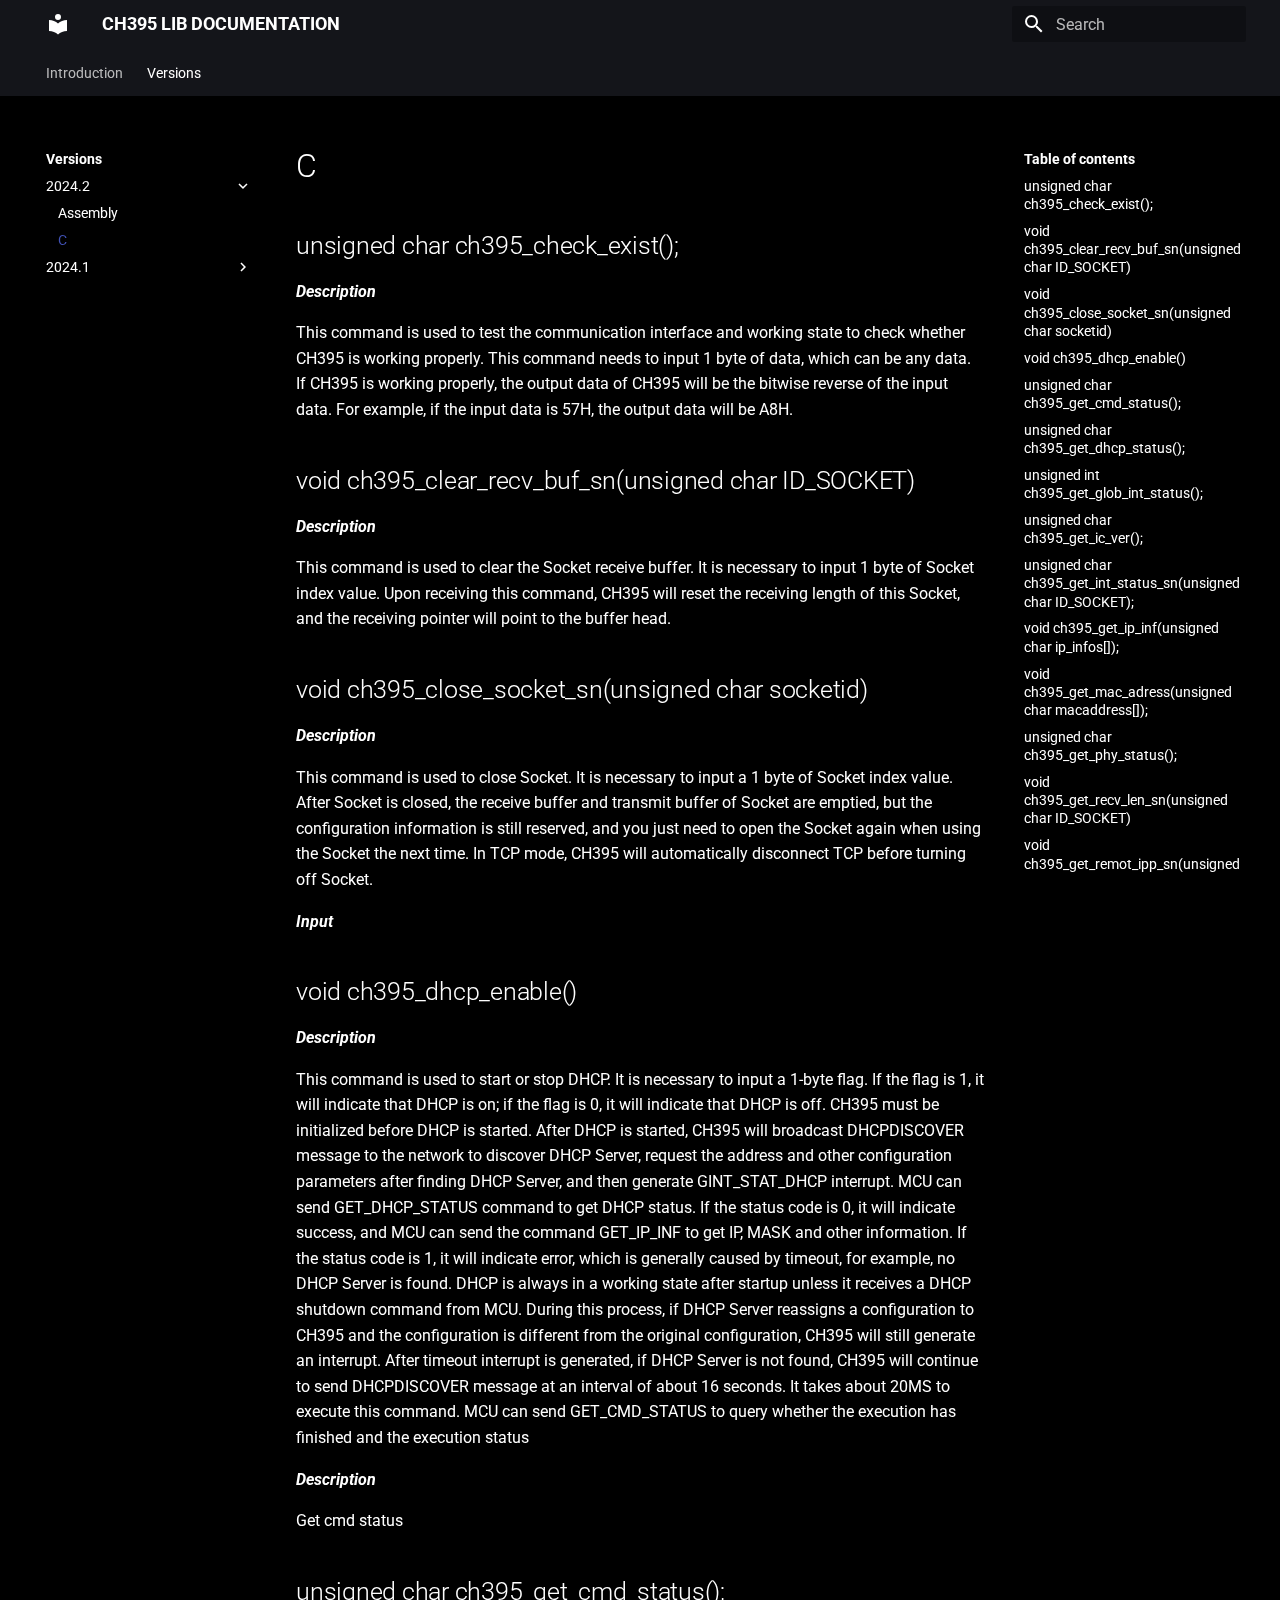
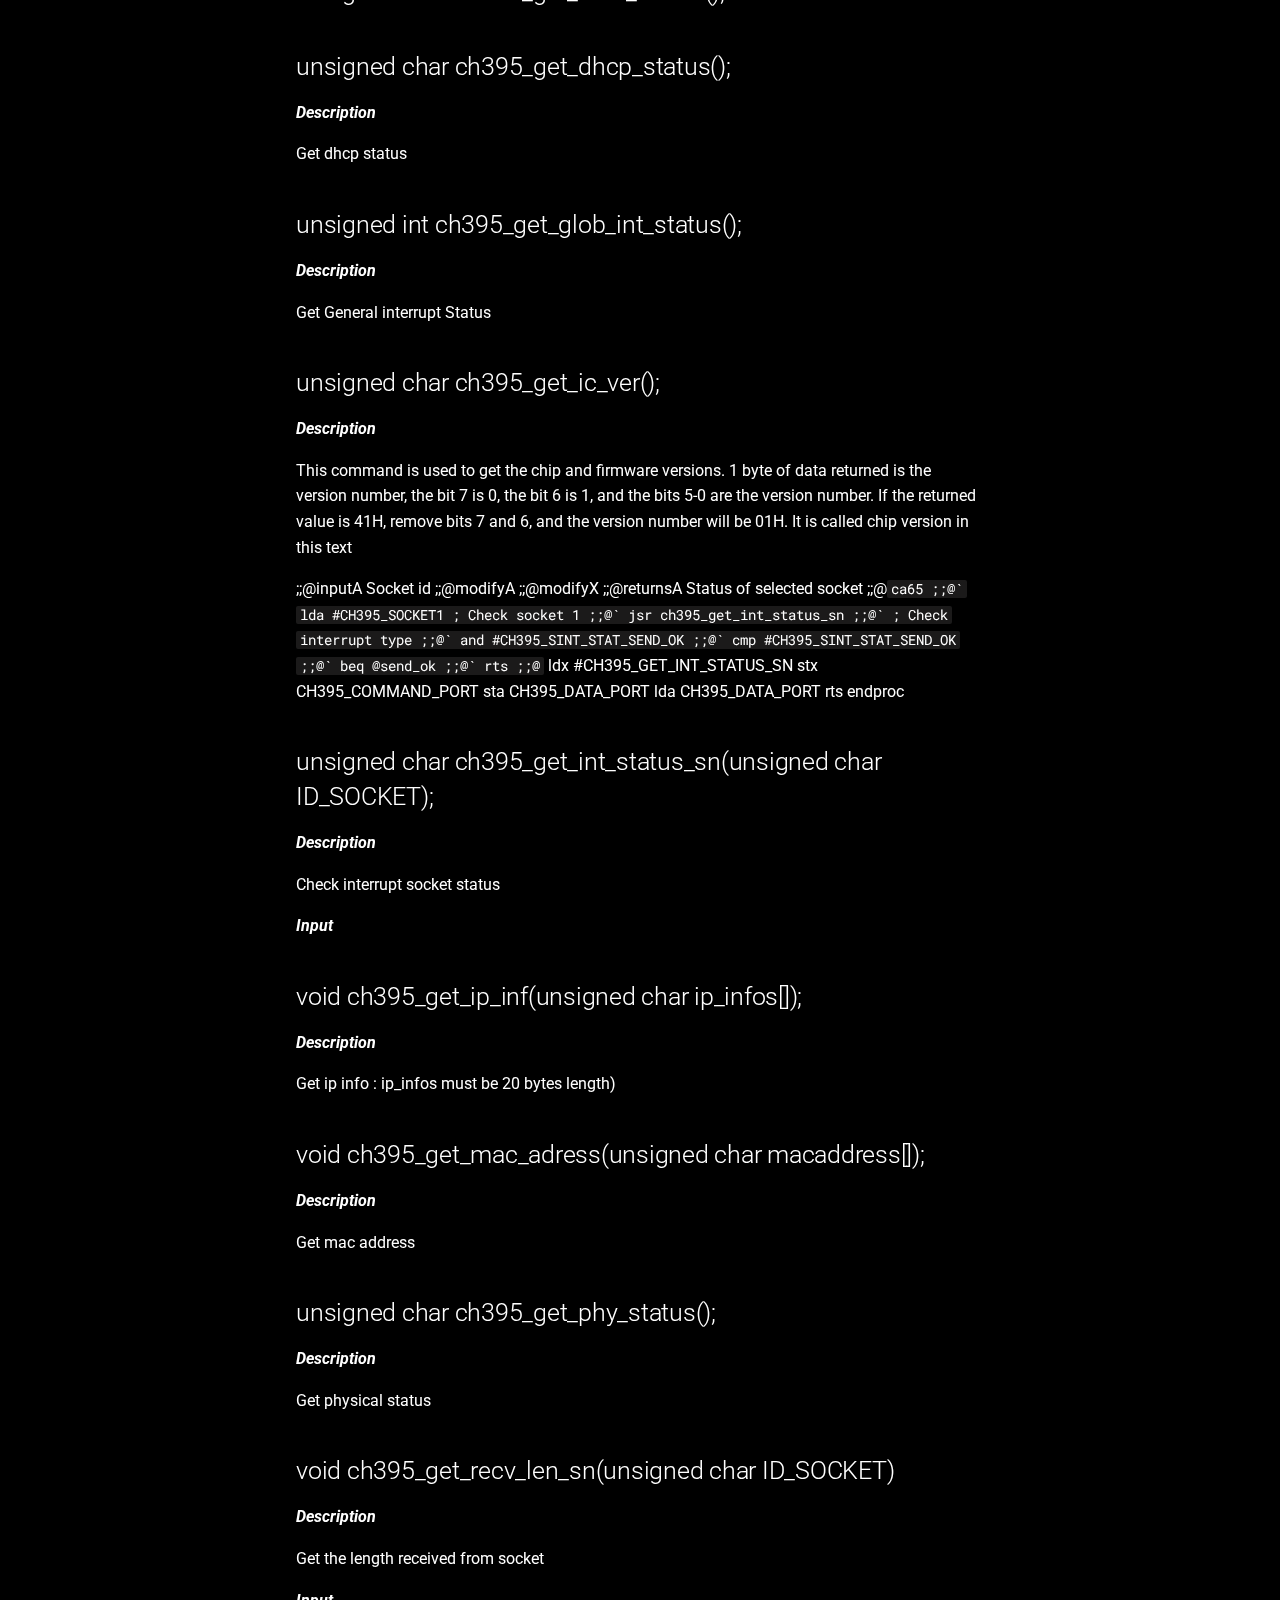
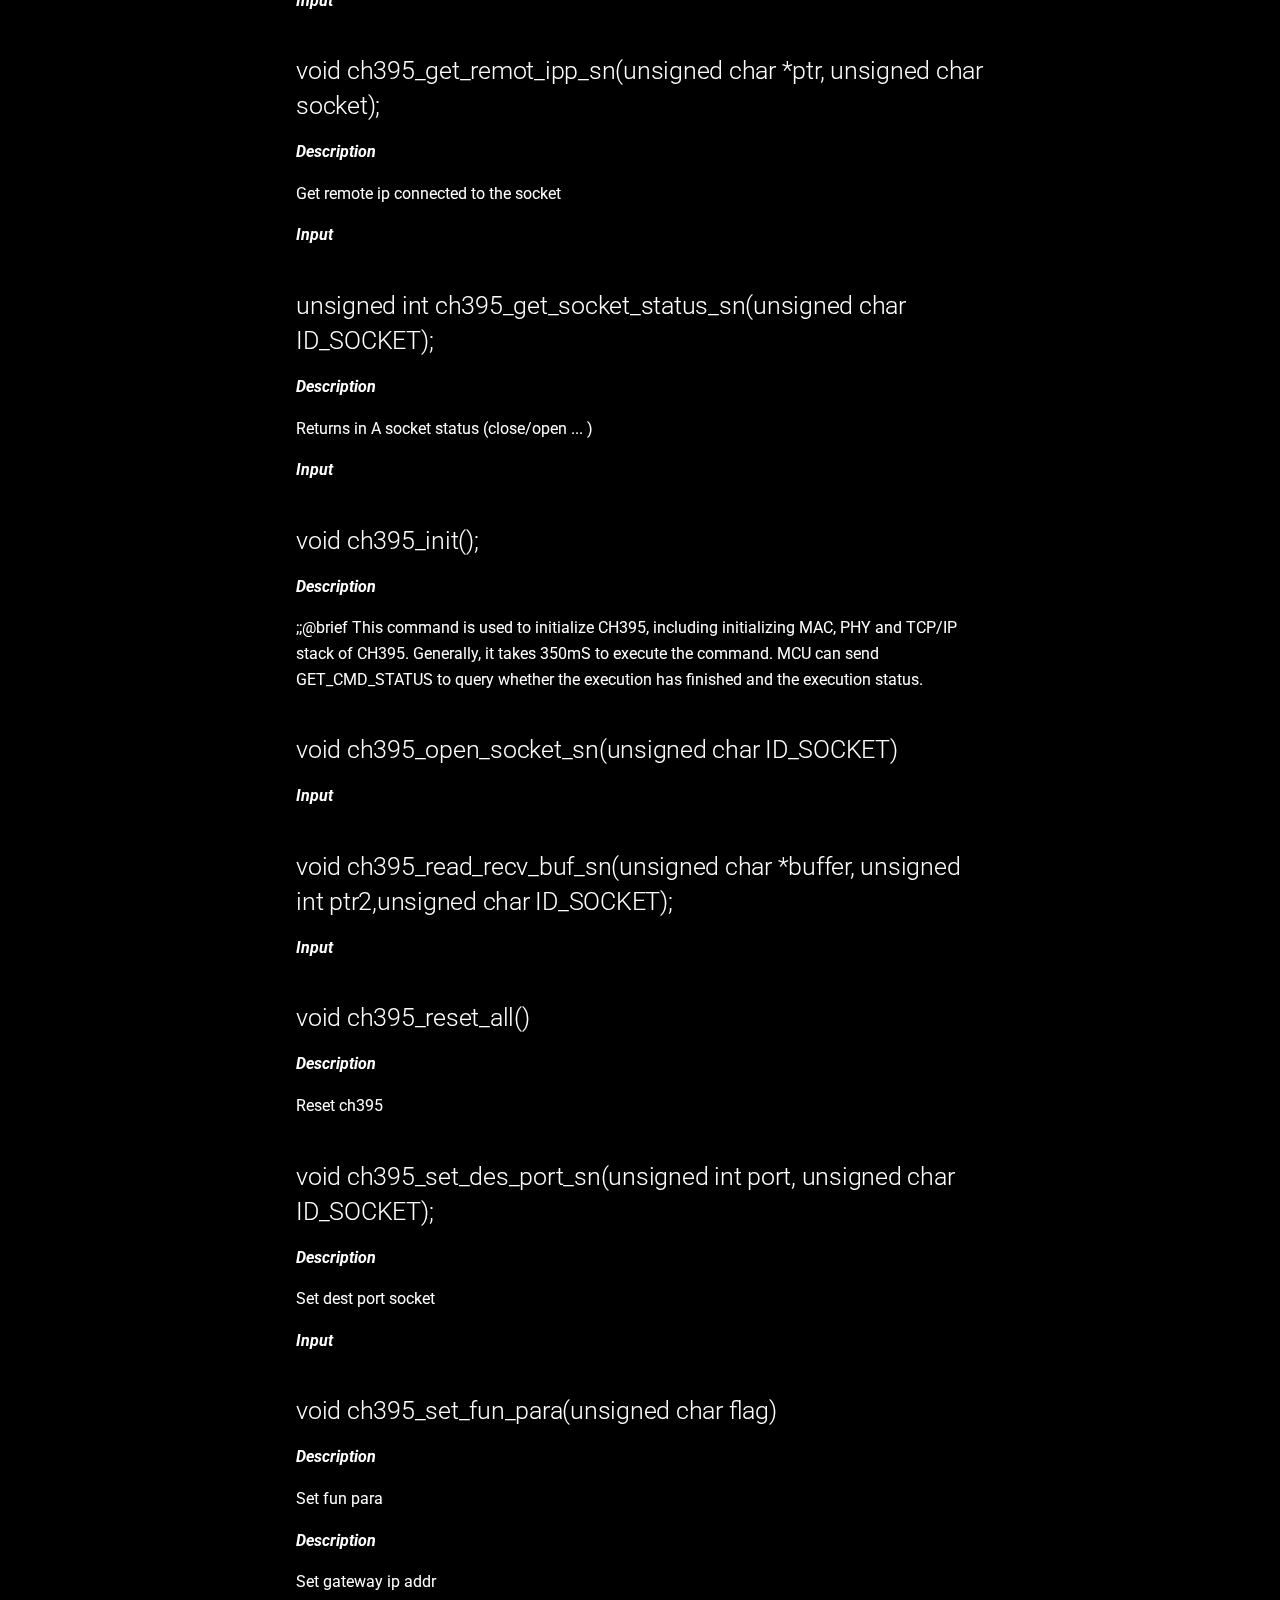
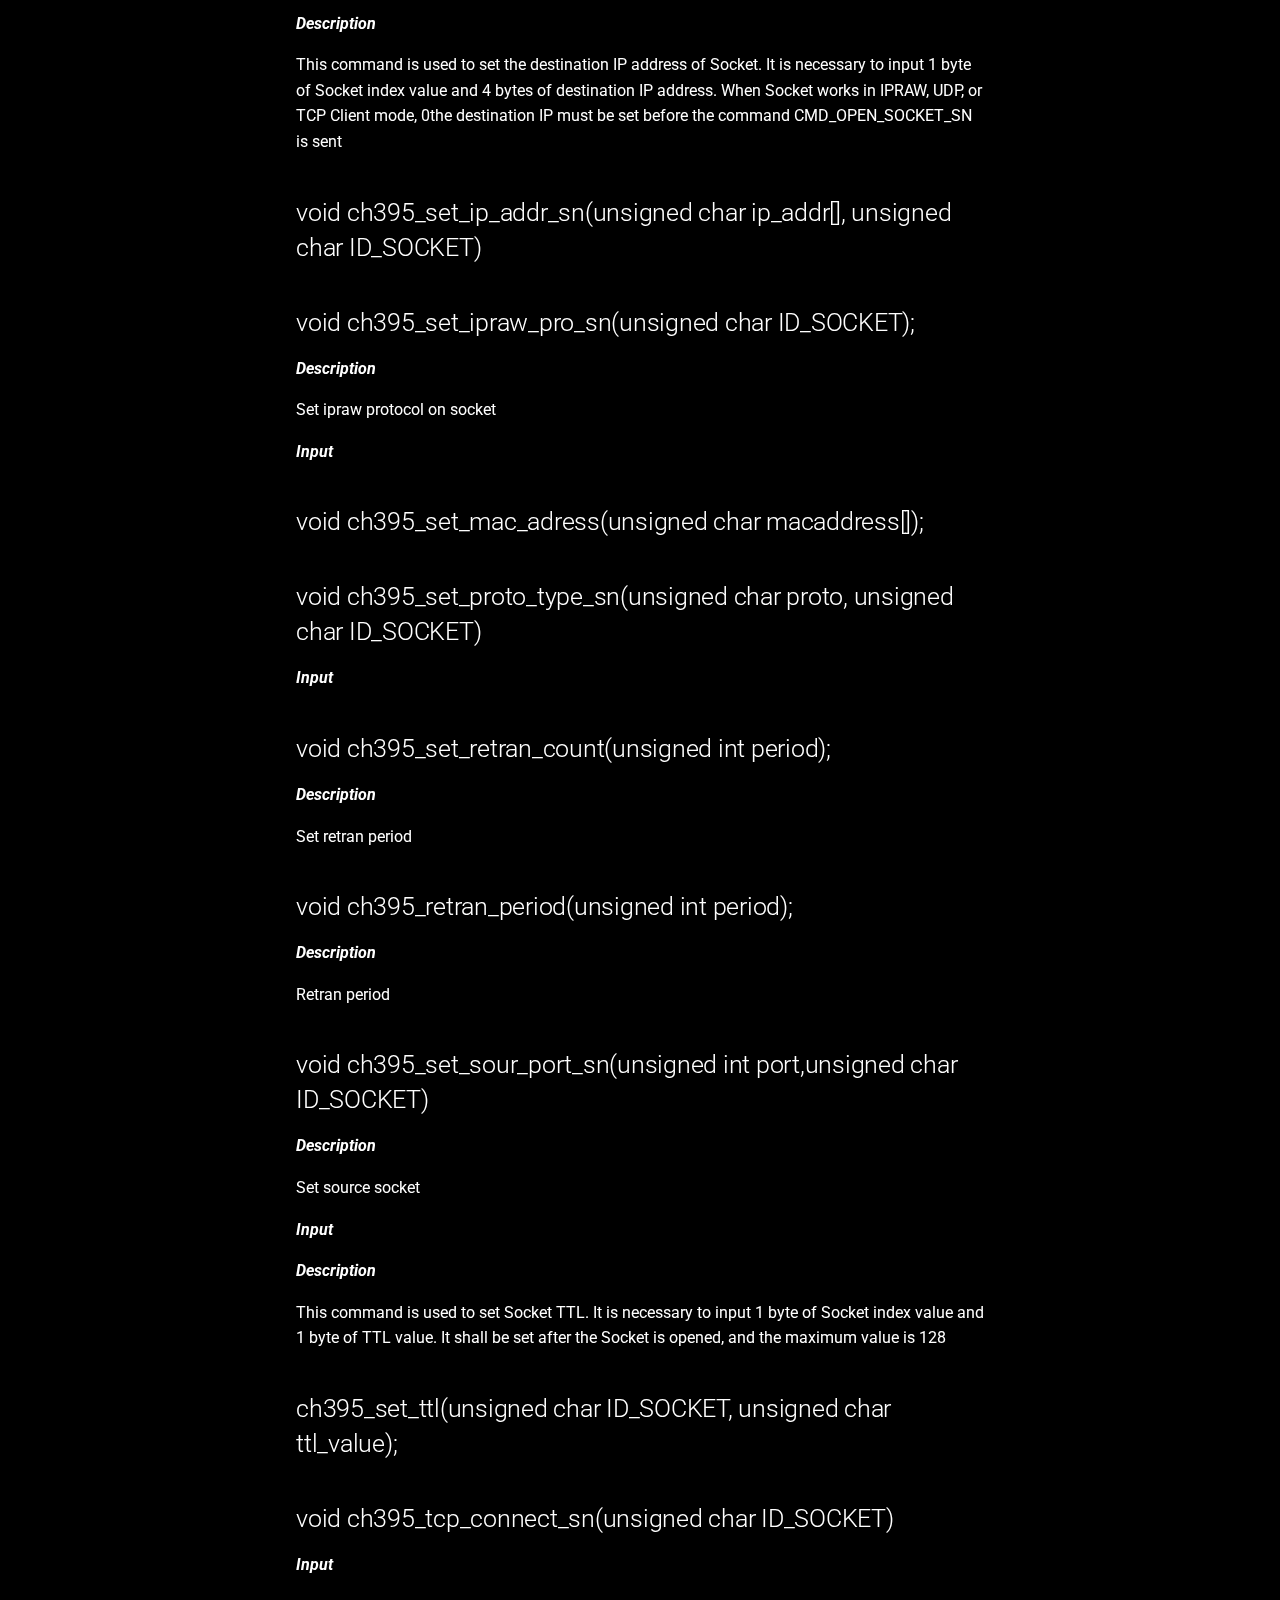
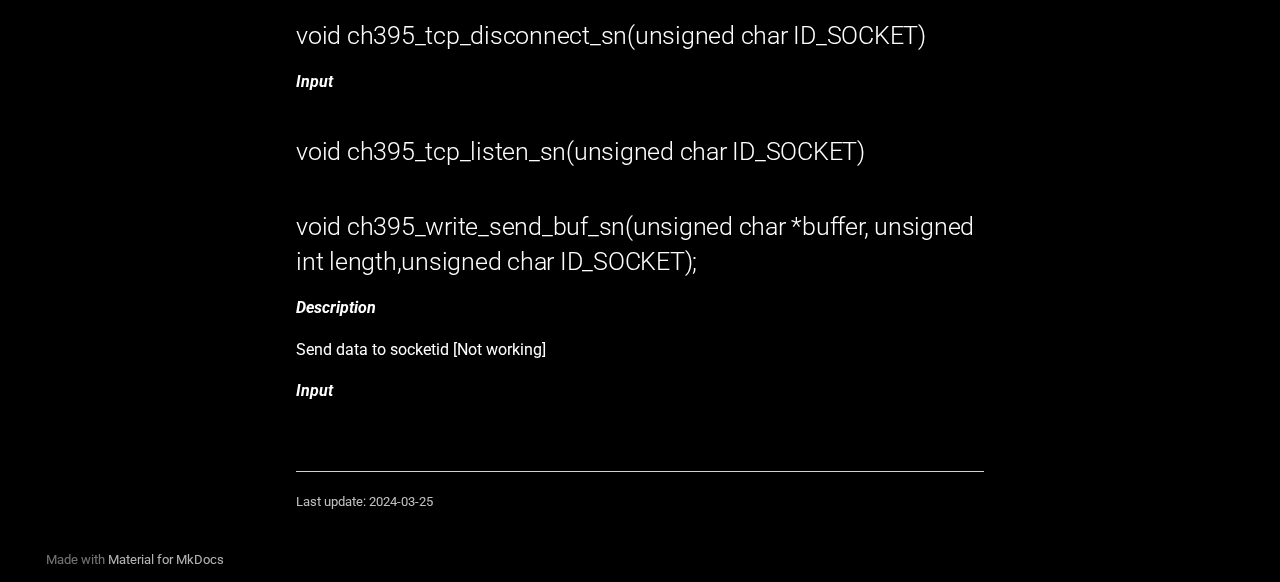
<file: docs/api/2024.2/c/index.html>
<!doctype html>
<html lang="en" class="no-js">
  <head>
    
      <meta charset="utf-8">
      <meta name="viewport" content="width=device-width,initial-scale=1">
      
      
      
      
        <link rel="prev" href="../assembly/">
      
      
        <link rel="next" href="../../2024.1/assembly/">
      
      
      <link rel="icon" href="../../assets/images/favicon.png">
      <meta name="generator" content="mkdocs-1.5.3, mkdocs-material-9.4.0">
    
    
      
        <title>C - CH395 LIB DOCUMENTATION</title>
      
    
    
      <link rel="stylesheet" href="../../assets/stylesheets/main.9f615399.min.css">
      
        
        <link rel="stylesheet" href="../../assets/stylesheets/palette.649f08f9.min.css">
      
      


    
    
      
    
    
      
        
        
        <link rel="preconnect" href="https://fonts.gstatic.com" crossorigin>
        <link rel="stylesheet" href="https://fonts.googleapis.com/css?family=Roboto:300,300i,400,400i,700,700i%7CRoboto+Mono:400,400i,700,700i&display=fallback">
        <style>:root{--md-text-font:"Roboto";--md-code-font:"Roboto Mono"}</style>
      
    
    
      <link rel="stylesheet" href="../../stylesheets/extra.css">
    
    <script>__md_scope=new URL("../..",location),__md_hash=e=>[...e].reduce((e,_)=>(e<<5)-e+_.charCodeAt(0),0),__md_get=(e,_=localStorage,t=__md_scope)=>JSON.parse(_.getItem(t.pathname+"."+e)),__md_set=(e,_,t=localStorage,a=__md_scope)=>{try{t.setItem(a.pathname+"."+e,JSON.stringify(_))}catch(e){}}</script>
    
      

    
    
    
  </head>
  
  
    
    
    
    
    
    <body dir="ltr" data-md-color-scheme="default" data-md-color-primary="black" data-md-color-accent="indigo">
  
    
    
    <input class="md-toggle" data-md-toggle="drawer" type="checkbox" id="__drawer" autocomplete="off">
    <input class="md-toggle" data-md-toggle="search" type="checkbox" id="__search" autocomplete="off">
    <label class="md-overlay" for="__drawer"></label>
    <div data-md-component="skip">
      
        
        <a href="#c" class="md-skip">
          Skip to content
        </a>
      
    </div>
    <div data-md-component="announce">
      
    </div>
    
    
      

<header class="md-header" data-md-component="header">
  <nav class="md-header__inner md-grid" aria-label="Header">
    <a href="../.." title="CH395 LIB DOCUMENTATION" class="md-header__button md-logo" aria-label="CH395 LIB DOCUMENTATION" data-md-component="logo">
      
  
  <svg xmlns="http://www.w3.org/2000/svg" viewBox="0 0 24 24"><path d="M12 8a3 3 0 0 0 3-3 3 3 0 0 0-3-3 3 3 0 0 0-3 3 3 3 0 0 0 3 3m0 3.54C9.64 9.35 6.5 8 3 8v11c3.5 0 6.64 1.35 9 3.54 2.36-2.19 5.5-3.54 9-3.54V8c-3.5 0-6.64 1.35-9 3.54Z"/></svg>

    </a>
    <label class="md-header__button md-icon" for="__drawer">
      
      <svg xmlns="http://www.w3.org/2000/svg" viewBox="0 0 24 24"><path d="M3 6h18v2H3V6m0 5h18v2H3v-2m0 5h18v2H3v-2Z"/></svg>
    </label>
    <div class="md-header__title" data-md-component="header-title">
      <div class="md-header__ellipsis">
        <div class="md-header__topic">
          <span class="md-ellipsis">
            CH395 LIB DOCUMENTATION
          </span>
        </div>
        <div class="md-header__topic" data-md-component="header-topic">
          <span class="md-ellipsis">
            
              C
            
          </span>
        </div>
      </div>
    </div>
    
      
    
    
    
      <label class="md-header__button md-icon" for="__search">
        
        <svg xmlns="http://www.w3.org/2000/svg" viewBox="0 0 24 24"><path d="M9.5 3A6.5 6.5 0 0 1 16 9.5c0 1.61-.59 3.09-1.56 4.23l.27.27h.79l5 5-1.5 1.5-5-5v-.79l-.27-.27A6.516 6.516 0 0 1 9.5 16 6.5 6.5 0 0 1 3 9.5 6.5 6.5 0 0 1 9.5 3m0 2C7 5 5 7 5 9.5S7 14 9.5 14 14 12 14 9.5 12 5 9.5 5Z"/></svg>
      </label>
      <div class="md-search" data-md-component="search" role="dialog">
  <label class="md-search__overlay" for="__search"></label>
  <div class="md-search__inner" role="search">
    <form class="md-search__form" name="search">
      <input type="text" class="md-search__input" name="query" aria-label="Search" placeholder="Search" autocapitalize="off" autocorrect="off" autocomplete="off" spellcheck="false" data-md-component="search-query" required>
      <label class="md-search__icon md-icon" for="__search">
        
        <svg xmlns="http://www.w3.org/2000/svg" viewBox="0 0 24 24"><path d="M9.5 3A6.5 6.5 0 0 1 16 9.5c0 1.61-.59 3.09-1.56 4.23l.27.27h.79l5 5-1.5 1.5-5-5v-.79l-.27-.27A6.516 6.516 0 0 1 9.5 16 6.5 6.5 0 0 1 3 9.5 6.5 6.5 0 0 1 9.5 3m0 2C7 5 5 7 5 9.5S7 14 9.5 14 14 12 14 9.5 12 5 9.5 5Z"/></svg>
        
        <svg xmlns="http://www.w3.org/2000/svg" viewBox="0 0 24 24"><path d="M20 11v2H8l5.5 5.5-1.42 1.42L4.16 12l7.92-7.92L13.5 5.5 8 11h12Z"/></svg>
      </label>
      <nav class="md-search__options" aria-label="Search">
        
        <button type="reset" class="md-search__icon md-icon" title="Clear" aria-label="Clear" tabindex="-1">
          
          <svg xmlns="http://www.w3.org/2000/svg" viewBox="0 0 24 24"><path d="M19 6.41 17.59 5 12 10.59 6.41 5 5 6.41 10.59 12 5 17.59 6.41 19 12 13.41 17.59 19 19 17.59 13.41 12 19 6.41Z"/></svg>
        </button>
      </nav>
      
    </form>
    <div class="md-search__output">
      <div class="md-search__scrollwrap" data-md-scrollfix>
        <div class="md-search-result" data-md-component="search-result">
          <div class="md-search-result__meta">
            Initializing search
          </div>
          <ol class="md-search-result__list" role="presentation"></ol>
        </div>
      </div>
    </div>
  </div>
</div>
    
    
  </nav>
  
</header>
    
    <div class="md-container" data-md-component="container">
      
      
        
          
            
<nav class="md-tabs" aria-label="Tabs" data-md-component="tabs">
  <div class="md-grid">
    <ul class="md-tabs__list">
      
        
  
  
  
    <li class="md-tabs__item">
      <a href="../.." class="md-tabs__link">
        
  
    
  
  Introduction

      </a>
    </li>
  

      
        
  
  
    
  
  
    
    
      
  
  
    
  
  
    
    
      <li class="md-tabs__item md-tabs__item--active">
        <a href="../assembly/" class="md-tabs__link">
          
  
  Versions

        </a>
      </li>
    
  

    
  

      
    </ul>
  </div>
</nav>
          
        
      
      <main class="md-main" data-md-component="main">
        <div class="md-main__inner md-grid">
          
            
              
              <div class="md-sidebar md-sidebar--primary" data-md-component="sidebar" data-md-type="navigation" >
                <div class="md-sidebar__scrollwrap">
                  <div class="md-sidebar__inner">
                    


  


<nav class="md-nav md-nav--primary md-nav--lifted" aria-label="Navigation" data-md-level="0">
  <label class="md-nav__title" for="__drawer">
    <a href="../.." title="CH395 LIB DOCUMENTATION" class="md-nav__button md-logo" aria-label="CH395 LIB DOCUMENTATION" data-md-component="logo">
      
  
  <svg xmlns="http://www.w3.org/2000/svg" viewBox="0 0 24 24"><path d="M12 8a3 3 0 0 0 3-3 3 3 0 0 0-3-3 3 3 0 0 0-3 3 3 3 0 0 0 3 3m0 3.54C9.64 9.35 6.5 8 3 8v11c3.5 0 6.64 1.35 9 3.54 2.36-2.19 5.5-3.54 9-3.54V8c-3.5 0-6.64 1.35-9 3.54Z"/></svg>

    </a>
    CH395 LIB DOCUMENTATION
  </label>
  
  <ul class="md-nav__list" data-md-scrollfix>
    
      
      
  
  
  
    <li class="md-nav__item">
      <a href="../.." class="md-nav__link">
        
  
  <span class="md-ellipsis">
    Introduction
  </span>
  

      </a>
    </li>
  

    
      
      
  
  
    
  
  
    
    
    
    <li class="md-nav__item md-nav__item--active md-nav__item--nested">
      
        
        
        
        
        <input class="md-nav__toggle md-toggle " type="checkbox" id="__nav_2" checked>
        
          <label class="md-nav__link" for="__nav_2" id="__nav_2_label" tabindex="0">
            
  
  <span class="md-ellipsis">
    Versions
  </span>
  

            <span class="md-nav__icon md-icon"></span>
          </label>
        
        <nav class="md-nav" data-md-level="1" aria-labelledby="__nav_2_label" aria-expanded="true">
          <label class="md-nav__title" for="__nav_2">
            <span class="md-nav__icon md-icon"></span>
            Versions
          </label>
          <ul class="md-nav__list" data-md-scrollfix>
            
              
                
  
  
    
  
  
    
    
    
    <li class="md-nav__item md-nav__item--active md-nav__item--nested">
      
        
        
        
        
        <input class="md-nav__toggle md-toggle " type="checkbox" id="__nav_2_1" checked>
        
          <label class="md-nav__link" for="__nav_2_1" id="__nav_2_1_label" tabindex="0">
            
  
  <span class="md-ellipsis">
    2024.2
  </span>
  

            <span class="md-nav__icon md-icon"></span>
          </label>
        
        <nav class="md-nav" data-md-level="2" aria-labelledby="__nav_2_1_label" aria-expanded="true">
          <label class="md-nav__title" for="__nav_2_1">
            <span class="md-nav__icon md-icon"></span>
            2024.2
          </label>
          <ul class="md-nav__list" data-md-scrollfix>
            
              
                
  
  
  
    <li class="md-nav__item">
      <a href="../assembly/" class="md-nav__link">
        
  
  <span class="md-ellipsis">
    Assembly
  </span>
  

      </a>
    </li>
  

              
            
              
                
  
  
    
  
  
    <li class="md-nav__item md-nav__item--active">
      
      <input class="md-nav__toggle md-toggle" type="checkbox" id="__toc">
      
      
        
      
      
        <label class="md-nav__link md-nav__link--active" for="__toc">
          
  
  <span class="md-ellipsis">
    C
  </span>
  

          <span class="md-nav__icon md-icon"></span>
        </label>
      
      <a href="./" class="md-nav__link md-nav__link--active">
        
  
  <span class="md-ellipsis">
    C
  </span>
  

      </a>
      
        

<nav class="md-nav md-nav--secondary" aria-label="Table of contents">
  
  
  
    
  
  
    <label class="md-nav__title" for="__toc">
      <span class="md-nav__icon md-icon"></span>
      Table of contents
    </label>
    <ul class="md-nav__list" data-md-component="toc" data-md-scrollfix>
      
        <li class="md-nav__item">
  <a href="#unsigned-char-ch395_check_exist" class="md-nav__link">
    unsigned char ch395_check_exist();
  </a>
  
</li>
      
        <li class="md-nav__item">
  <a href="#void-ch395_clear_recv_buf_snunsigned-char-id_socket" class="md-nav__link">
    void ch395_clear_recv_buf_sn(unsigned char ID_SOCKET)
  </a>
  
</li>
      
        <li class="md-nav__item">
  <a href="#void-ch395_close_socket_snunsigned-char-socketid" class="md-nav__link">
    void ch395_close_socket_sn(unsigned char socketid)
  </a>
  
</li>
      
        <li class="md-nav__item">
  <a href="#void-ch395_dhcp_enable" class="md-nav__link">
    void ch395_dhcp_enable()
  </a>
  
</li>
      
        <li class="md-nav__item">
  <a href="#unsigned-char-ch395_get_cmd_status" class="md-nav__link">
    unsigned char ch395_get_cmd_status();
  </a>
  
</li>
      
        <li class="md-nav__item">
  <a href="#unsigned-char-ch395_get_dhcp_status" class="md-nav__link">
    unsigned char ch395_get_dhcp_status();
  </a>
  
</li>
      
        <li class="md-nav__item">
  <a href="#unsigned-int-ch395_get_glob_int_status" class="md-nav__link">
    unsigned int ch395_get_glob_int_status();
  </a>
  
</li>
      
        <li class="md-nav__item">
  <a href="#unsigned-char-ch395_get_ic_ver" class="md-nav__link">
    unsigned char ch395_get_ic_ver();
  </a>
  
</li>
      
        <li class="md-nav__item">
  <a href="#unsigned-char-ch395_get_int_status_snunsigned-char-id_socket" class="md-nav__link">
    unsigned char ch395_get_int_status_sn(unsigned char ID_SOCKET);
  </a>
  
</li>
      
        <li class="md-nav__item">
  <a href="#void-ch395_get_ip_infunsigned-char-ip_infos" class="md-nav__link">
    void ch395_get_ip_inf(unsigned char ip_infos[]);
  </a>
  
</li>
      
        <li class="md-nav__item">
  <a href="#void-ch395_get_mac_adressunsigned-char-macaddress" class="md-nav__link">
    void ch395_get_mac_adress(unsigned char macaddress[]);
  </a>
  
</li>
      
        <li class="md-nav__item">
  <a href="#unsigned-char-ch395_get_phy_status" class="md-nav__link">
    unsigned char ch395_get_phy_status();
  </a>
  
</li>
      
        <li class="md-nav__item">
  <a href="#void-ch395_get_recv_len_snunsigned-char-id_socket" class="md-nav__link">
    void ch395_get_recv_len_sn(unsigned char ID_SOCKET)
  </a>
  
</li>
      
        <li class="md-nav__item">
  <a href="#void-ch395_get_remot_ipp_snunsigned-char-ptr-unsigned-char-socket" class="md-nav__link">
    void ch395_get_remot_ipp_sn(unsigned char *ptr, unsigned char socket);
  </a>
  
</li>
      
        <li class="md-nav__item">
  <a href="#unsigned-int-ch395_get_socket_status_snunsigned-char-id_socket" class="md-nav__link">
    unsigned int ch395_get_socket_status_sn(unsigned char ID_SOCKET);
  </a>
  
</li>
      
        <li class="md-nav__item">
  <a href="#void-ch395_init" class="md-nav__link">
    void ch395_init();
  </a>
  
</li>
      
        <li class="md-nav__item">
  <a href="#void-ch395_open_socket_snunsigned-char-id_socket" class="md-nav__link">
    void ch395_open_socket_sn(unsigned char ID_SOCKET)
  </a>
  
</li>
      
        <li class="md-nav__item">
  <a href="#void-ch395_read_recv_buf_snunsigned-char-buffer-unsigned-int-ptr2unsigned-char-id_socket" class="md-nav__link">
    void ch395_read_recv_buf_sn(unsigned char *buffer, unsigned int ptr2,unsigned char ID_SOCKET);
  </a>
  
</li>
      
        <li class="md-nav__item">
  <a href="#void-ch395_reset_all" class="md-nav__link">
    void ch395_reset_all()
  </a>
  
</li>
      
        <li class="md-nav__item">
  <a href="#void-ch395_set_des_port_snunsigned-int-port-unsigned-char-id_socket" class="md-nav__link">
    void ch395_set_des_port_sn(unsigned int port, unsigned char ID_SOCKET);
  </a>
  
</li>
      
        <li class="md-nav__item">
  <a href="#void-ch395_set_fun_paraunsigned-char-flag" class="md-nav__link">
    void ch395_set_fun_para(unsigned char flag)
  </a>
  
</li>
      
        <li class="md-nav__item">
  <a href="#void-ch395_set_ip_addr_snunsigned-char-ip_addr-unsigned-char-id_socket" class="md-nav__link">
    void ch395_set_ip_addr_sn(unsigned char ip_addr[], unsigned char ID_SOCKET)
  </a>
  
</li>
      
        <li class="md-nav__item">
  <a href="#void-ch395_set_ipraw_pro_snunsigned-char-id_socket" class="md-nav__link">
    void ch395_set_ipraw_pro_sn(unsigned char ID_SOCKET);
  </a>
  
</li>
      
        <li class="md-nav__item">
  <a href="#void-ch395_set_mac_adressunsigned-char-macaddress" class="md-nav__link">
    void ch395_set_mac_adress(unsigned char macaddress[]);
  </a>
  
</li>
      
        <li class="md-nav__item">
  <a href="#void-ch395_set_proto_type_snunsigned-char-proto-unsigned-char-id_socket" class="md-nav__link">
    void ch395_set_proto_type_sn(unsigned char proto, unsigned char ID_SOCKET)
  </a>
  
</li>
      
        <li class="md-nav__item">
  <a href="#void-ch395_set_retran_countunsigned-int-period" class="md-nav__link">
    void ch395_set_retran_count(unsigned int period);
  </a>
  
</li>
      
        <li class="md-nav__item">
  <a href="#void-ch395_retran_periodunsigned-int-period" class="md-nav__link">
    void ch395_retran_period(unsigned int period);
  </a>
  
</li>
      
        <li class="md-nav__item">
  <a href="#void-ch395_set_sour_port_snunsigned-int-portunsigned-char-id_socket" class="md-nav__link">
    void ch395_set_sour_port_sn(unsigned int port,unsigned char ID_SOCKET)
  </a>
  
</li>
      
        <li class="md-nav__item">
  <a href="#ch395_set_ttlunsigned-char-id_socket-unsigned-char-ttl_value" class="md-nav__link">
    ch395_set_ttl(unsigned char ID_SOCKET, unsigned char ttl_value);
  </a>
  
</li>
      
        <li class="md-nav__item">
  <a href="#void-ch395_tcp_connect_snunsigned-char-id_socket" class="md-nav__link">
    void ch395_tcp_connect_sn(unsigned char ID_SOCKET)
  </a>
  
</li>
      
        <li class="md-nav__item">
  <a href="#void-ch395_tcp_disconnect_snunsigned-char-id_socket" class="md-nav__link">
    void ch395_tcp_disconnect_sn(unsigned char ID_SOCKET)
  </a>
  
</li>
      
        <li class="md-nav__item">
  <a href="#void-ch395_tcp_listen_snunsigned-char-id_socket" class="md-nav__link">
    void ch395_tcp_listen_sn(unsigned char ID_SOCKET)
  </a>
  
</li>
      
        <li class="md-nav__item">
  <a href="#void-ch395_write_send_buf_snunsigned-char-buffer-unsigned-int-lengthunsigned-char-id_socket" class="md-nav__link">
    void ch395_write_send_buf_sn(unsigned char *buffer, unsigned int length,unsigned char ID_SOCKET);
  </a>
  
</li>
      
    </ul>
  
</nav>
      
    </li>
  

              
            
          </ul>
        </nav>
      
    </li>
  

              
            
              
                
  
  
  
    
    
    
    <li class="md-nav__item md-nav__item--nested">
      
        
        
        
        
        <input class="md-nav__toggle md-toggle " type="checkbox" id="__nav_2_2" >
        
          <label class="md-nav__link" for="__nav_2_2" id="__nav_2_2_label" tabindex="0">
            
  
  <span class="md-ellipsis">
    2024.1
  </span>
  

            <span class="md-nav__icon md-icon"></span>
          </label>
        
        <nav class="md-nav" data-md-level="2" aria-labelledby="__nav_2_2_label" aria-expanded="false">
          <label class="md-nav__title" for="__nav_2_2">
            <span class="md-nav__icon md-icon"></span>
            2024.1
          </label>
          <ul class="md-nav__list" data-md-scrollfix>
            
              
                
  
  
  
    <li class="md-nav__item">
      <a href="../../2024.1/assembly/" class="md-nav__link">
        
  
  <span class="md-ellipsis">
    Assembly
  </span>
  

      </a>
    </li>
  

              
            
              
                
  
  
  
    <li class="md-nav__item">
      <a href="../../2024.1/c/" class="md-nav__link">
        
  
  <span class="md-ellipsis">
    C
  </span>
  

      </a>
    </li>
  

              
            
          </ul>
        </nav>
      
    </li>
  

              
            
          </ul>
        </nav>
      
    </li>
  

    
  </ul>
</nav>
                  </div>
                </div>
              </div>
            
            
              
              <div class="md-sidebar md-sidebar--secondary" data-md-component="sidebar" data-md-type="toc" >
                <div class="md-sidebar__scrollwrap">
                  <div class="md-sidebar__inner">
                    

<nav class="md-nav md-nav--secondary" aria-label="Table of contents">
  
  
  
    
  
  
    <label class="md-nav__title" for="__toc">
      <span class="md-nav__icon md-icon"></span>
      Table of contents
    </label>
    <ul class="md-nav__list" data-md-component="toc" data-md-scrollfix>
      
        <li class="md-nav__item">
  <a href="#unsigned-char-ch395_check_exist" class="md-nav__link">
    unsigned char ch395_check_exist();
  </a>
  
</li>
      
        <li class="md-nav__item">
  <a href="#void-ch395_clear_recv_buf_snunsigned-char-id_socket" class="md-nav__link">
    void ch395_clear_recv_buf_sn(unsigned char ID_SOCKET)
  </a>
  
</li>
      
        <li class="md-nav__item">
  <a href="#void-ch395_close_socket_snunsigned-char-socketid" class="md-nav__link">
    void ch395_close_socket_sn(unsigned char socketid)
  </a>
  
</li>
      
        <li class="md-nav__item">
  <a href="#void-ch395_dhcp_enable" class="md-nav__link">
    void ch395_dhcp_enable()
  </a>
  
</li>
      
        <li class="md-nav__item">
  <a href="#unsigned-char-ch395_get_cmd_status" class="md-nav__link">
    unsigned char ch395_get_cmd_status();
  </a>
  
</li>
      
        <li class="md-nav__item">
  <a href="#unsigned-char-ch395_get_dhcp_status" class="md-nav__link">
    unsigned char ch395_get_dhcp_status();
  </a>
  
</li>
      
        <li class="md-nav__item">
  <a href="#unsigned-int-ch395_get_glob_int_status" class="md-nav__link">
    unsigned int ch395_get_glob_int_status();
  </a>
  
</li>
      
        <li class="md-nav__item">
  <a href="#unsigned-char-ch395_get_ic_ver" class="md-nav__link">
    unsigned char ch395_get_ic_ver();
  </a>
  
</li>
      
        <li class="md-nav__item">
  <a href="#unsigned-char-ch395_get_int_status_snunsigned-char-id_socket" class="md-nav__link">
    unsigned char ch395_get_int_status_sn(unsigned char ID_SOCKET);
  </a>
  
</li>
      
        <li class="md-nav__item">
  <a href="#void-ch395_get_ip_infunsigned-char-ip_infos" class="md-nav__link">
    void ch395_get_ip_inf(unsigned char ip_infos[]);
  </a>
  
</li>
      
        <li class="md-nav__item">
  <a href="#void-ch395_get_mac_adressunsigned-char-macaddress" class="md-nav__link">
    void ch395_get_mac_adress(unsigned char macaddress[]);
  </a>
  
</li>
      
        <li class="md-nav__item">
  <a href="#unsigned-char-ch395_get_phy_status" class="md-nav__link">
    unsigned char ch395_get_phy_status();
  </a>
  
</li>
      
        <li class="md-nav__item">
  <a href="#void-ch395_get_recv_len_snunsigned-char-id_socket" class="md-nav__link">
    void ch395_get_recv_len_sn(unsigned char ID_SOCKET)
  </a>
  
</li>
      
        <li class="md-nav__item">
  <a href="#void-ch395_get_remot_ipp_snunsigned-char-ptr-unsigned-char-socket" class="md-nav__link">
    void ch395_get_remot_ipp_sn(unsigned char *ptr, unsigned char socket);
  </a>
  
</li>
      
        <li class="md-nav__item">
  <a href="#unsigned-int-ch395_get_socket_status_snunsigned-char-id_socket" class="md-nav__link">
    unsigned int ch395_get_socket_status_sn(unsigned char ID_SOCKET);
  </a>
  
</li>
      
        <li class="md-nav__item">
  <a href="#void-ch395_init" class="md-nav__link">
    void ch395_init();
  </a>
  
</li>
      
        <li class="md-nav__item">
  <a href="#void-ch395_open_socket_snunsigned-char-id_socket" class="md-nav__link">
    void ch395_open_socket_sn(unsigned char ID_SOCKET)
  </a>
  
</li>
      
        <li class="md-nav__item">
  <a href="#void-ch395_read_recv_buf_snunsigned-char-buffer-unsigned-int-ptr2unsigned-char-id_socket" class="md-nav__link">
    void ch395_read_recv_buf_sn(unsigned char *buffer, unsigned int ptr2,unsigned char ID_SOCKET);
  </a>
  
</li>
      
        <li class="md-nav__item">
  <a href="#void-ch395_reset_all" class="md-nav__link">
    void ch395_reset_all()
  </a>
  
</li>
      
        <li class="md-nav__item">
  <a href="#void-ch395_set_des_port_snunsigned-int-port-unsigned-char-id_socket" class="md-nav__link">
    void ch395_set_des_port_sn(unsigned int port, unsigned char ID_SOCKET);
  </a>
  
</li>
      
        <li class="md-nav__item">
  <a href="#void-ch395_set_fun_paraunsigned-char-flag" class="md-nav__link">
    void ch395_set_fun_para(unsigned char flag)
  </a>
  
</li>
      
        <li class="md-nav__item">
  <a href="#void-ch395_set_ip_addr_snunsigned-char-ip_addr-unsigned-char-id_socket" class="md-nav__link">
    void ch395_set_ip_addr_sn(unsigned char ip_addr[], unsigned char ID_SOCKET)
  </a>
  
</li>
      
        <li class="md-nav__item">
  <a href="#void-ch395_set_ipraw_pro_snunsigned-char-id_socket" class="md-nav__link">
    void ch395_set_ipraw_pro_sn(unsigned char ID_SOCKET);
  </a>
  
</li>
      
        <li class="md-nav__item">
  <a href="#void-ch395_set_mac_adressunsigned-char-macaddress" class="md-nav__link">
    void ch395_set_mac_adress(unsigned char macaddress[]);
  </a>
  
</li>
      
        <li class="md-nav__item">
  <a href="#void-ch395_set_proto_type_snunsigned-char-proto-unsigned-char-id_socket" class="md-nav__link">
    void ch395_set_proto_type_sn(unsigned char proto, unsigned char ID_SOCKET)
  </a>
  
</li>
      
        <li class="md-nav__item">
  <a href="#void-ch395_set_retran_countunsigned-int-period" class="md-nav__link">
    void ch395_set_retran_count(unsigned int period);
  </a>
  
</li>
      
        <li class="md-nav__item">
  <a href="#void-ch395_retran_periodunsigned-int-period" class="md-nav__link">
    void ch395_retran_period(unsigned int period);
  </a>
  
</li>
      
        <li class="md-nav__item">
  <a href="#void-ch395_set_sour_port_snunsigned-int-portunsigned-char-id_socket" class="md-nav__link">
    void ch395_set_sour_port_sn(unsigned int port,unsigned char ID_SOCKET)
  </a>
  
</li>
      
        <li class="md-nav__item">
  <a href="#ch395_set_ttlunsigned-char-id_socket-unsigned-char-ttl_value" class="md-nav__link">
    ch395_set_ttl(unsigned char ID_SOCKET, unsigned char ttl_value);
  </a>
  
</li>
      
        <li class="md-nav__item">
  <a href="#void-ch395_tcp_connect_snunsigned-char-id_socket" class="md-nav__link">
    void ch395_tcp_connect_sn(unsigned char ID_SOCKET)
  </a>
  
</li>
      
        <li class="md-nav__item">
  <a href="#void-ch395_tcp_disconnect_snunsigned-char-id_socket" class="md-nav__link">
    void ch395_tcp_disconnect_sn(unsigned char ID_SOCKET)
  </a>
  
</li>
      
        <li class="md-nav__item">
  <a href="#void-ch395_tcp_listen_snunsigned-char-id_socket" class="md-nav__link">
    void ch395_tcp_listen_sn(unsigned char ID_SOCKET)
  </a>
  
</li>
      
        <li class="md-nav__item">
  <a href="#void-ch395_write_send_buf_snunsigned-char-buffer-unsigned-int-lengthunsigned-char-id_socket" class="md-nav__link">
    void ch395_write_send_buf_sn(unsigned char *buffer, unsigned int length,unsigned char ID_SOCKET);
  </a>
  
</li>
      
    </ul>
  
</nav>
                  </div>
                </div>
              </div>
            
          
          
            <div class="md-content" data-md-component="content">
              <article class="md-content__inner md-typeset">
                
                  


<div><h1 id="c">C</h1>
<h2 id="unsigned-char-ch395_check_exist">unsigned char ch395_check_exist();</h2>
<p><strong><em>Description</em></strong></p>
<p>This command is used to test the communication interface and working state to check whether CH395 is working properly. This command needs to input 1 byte of data, which can be any data. If CH395 is working properly, the output data of CH395 will be the bitwise reverse of the input data. For example, if the input data is 57H, the output data will be A8H.</p>
<h2 id="void-ch395_clear_recv_buf_snunsigned-char-id_socket">void ch395_clear_recv_buf_sn(unsigned char ID_SOCKET)</h2>
<p><strong><em>Description</em></strong></p>
<p>This command is used to clear the Socket receive buffer. It is necessary to input 1 byte of Socket index value. Upon receiving this command, CH395 will reset the receiving length of this Socket, and the receiving pointer will point to the buffer head.</p>
<h2 id="void-ch395_close_socket_snunsigned-char-socketid">void ch395_close_socket_sn(unsigned char socketid)</h2>
<p><strong><em>Description</em></strong></p>
<p>This command is used to close Socket. It is necessary to input a 1 byte of Socket index value. After Socket is closed, the receive buffer and transmit buffer of Socket are emptied, but the configuration information is still reserved, and you just need to open the Socket again when using the Socket the next time. In TCP mode, CH395 will automatically disconnect TCP before turning off Socket.</p>
<p><strong><em>Input</em></strong></p>
<h2 id="void-ch395_dhcp_enable">void ch395_dhcp_enable()</h2>
<p><strong><em>Description</em></strong></p>
<p>This command is used to start or stop DHCP. It is necessary to input a 1-byte flag. If the flag is 1, it will indicate that DHCP is on; if the flag is 0, it will indicate that DHCP is off. CH395 must be initialized before DHCP is started. After DHCP is started, CH395 will broadcast DHCPDISCOVER message to the network to discover DHCP Server, request the address and other configuration parameters after finding DHCP Server, and then generate GINT_STAT_DHCP interrupt. MCU can send GET_DHCP_STATUS command to get DHCP status. If the status code is 0, it will indicate success, and MCU can send the command GET_IP_INF to get IP, MASK and other information. If the status code is 1, it will indicate error, which is generally caused by timeout, for example, no DHCP Server is found. DHCP is always in a working state after startup unless it receives a DHCP shutdown command from MCU. During this process, if DHCP Server reassigns a configuration to CH395 and the configuration is different from the original configuration, CH395 will still generate an interrupt. After timeout interrupt is generated, if DHCP Server is not found, CH395 will continue to send DHCPDISCOVER message at an interval of about 16 seconds. It takes about 20MS to execute this command. MCU can send GET_CMD_STATUS to query whether the execution has finished and the execution status</p>
<p><strong><em>Description</em></strong></p>
<p>Get cmd status</p>
<h2 id="unsigned-char-ch395_get_cmd_status">unsigned char ch395_get_cmd_status();</h2>
<h2 id="unsigned-char-ch395_get_dhcp_status">unsigned char ch395_get_dhcp_status();</h2>
<p><strong><em>Description</em></strong></p>
<p>Get dhcp status</p>
<h2 id="unsigned-int-ch395_get_glob_int_status">unsigned int ch395_get_glob_int_status();</h2>
<p><strong><em>Description</em></strong></p>
<p>Get General interrupt Status</p>
<h2 id="unsigned-char-ch395_get_ic_ver">unsigned char ch395_get_ic_ver();</h2>
<p><strong><em>Description</em></strong></p>
<p>This command is used to get the chip and firmware versions. 1 byte of data returned is the version number, the bit 7 is 0, the bit 6 is 1, and the bits 5-0 are the version number. If the returned value is 41H, remove bits 7 and 6, and the version number will be 01H. It is called chip version in this text</p>
<p>;;@inputA Socket id
   ;;@modifyA
   ;;@modifyX
   ;;@returnsA Status of selected socket
   ;;@<code>ca65
   ;;@`  lda     #CH395_SOCKET1 ; Check socket 1
   ;;@`  jsr     ch395_get_int_status_sn
   ;;@`  ; Check interrupt type
   ;;@`  and     #CH395_SINT_STAT_SEND_OK
   ;;@`  cmp     #CH395_SINT_STAT_SEND_OK
   ;;@`  beq     @send_ok
   ;;@`  rts
   ;;@</code>
ldx     #CH395_GET_INT_STATUS_SN
   stx     CH395_COMMAND_PORT
   sta     CH395_DATA_PORT
   lda     CH395_DATA_PORT
   rts
endproc</p>
<h2 id="unsigned-char-ch395_get_int_status_snunsigned-char-id_socket">unsigned char ch395_get_int_status_sn(unsigned char ID_SOCKET);</h2>
<p><strong><em>Description</em></strong></p>
<p>Check interrupt socket status</p>
<p><strong><em>Input</em></strong></p>
<h2 id="void-ch395_get_ip_infunsigned-char-ip_infos">void ch395_get_ip_inf(unsigned char ip_infos[]);</h2>
<p><strong><em>Description</em></strong></p>
<p>Get ip info : ip_infos must be 20 bytes length)</p>
<h2 id="void-ch395_get_mac_adressunsigned-char-macaddress">void ch395_get_mac_adress(unsigned char macaddress[]);</h2>
<p><strong><em>Description</em></strong></p>
<p>Get mac address</p>
<h2 id="unsigned-char-ch395_get_phy_status">unsigned char ch395_get_phy_status();</h2>
<p><strong><em>Description</em></strong></p>
<p>Get physical status</p>
<h2 id="void-ch395_get_recv_len_snunsigned-char-id_socket">void ch395_get_recv_len_sn(unsigned char ID_SOCKET)</h2>
<p><strong><em>Description</em></strong></p>
<p>Get the length received from socket</p>
<p><strong><em>Input</em></strong></p>
<h2 id="void-ch395_get_remot_ipp_snunsigned-char-ptr-unsigned-char-socket">void ch395_get_remot_ipp_sn(unsigned char *ptr, unsigned char socket);</h2>
<p><strong><em>Description</em></strong></p>
<p>Get remote ip connected to the socket</p>
<p><strong><em>Input</em></strong></p>
<h2 id="unsigned-int-ch395_get_socket_status_snunsigned-char-id_socket">unsigned int ch395_get_socket_status_sn(unsigned char ID_SOCKET);</h2>
<p><strong><em>Description</em></strong></p>
<p>Returns in A socket status (close/open ... )</p>
<p><strong><em>Input</em></strong></p>
<h2 id="void-ch395_init">void ch395_init();</h2>
<p><strong><em>Description</em></strong></p>
<p>;;@brief This command is used to initialize CH395, including initializing MAC, PHY and TCP/IP stack of CH395. Generally, it takes 350mS to execute the command. MCU can send GET_CMD_STATUS to query whether the execution has finished and the execution status.</p>
<h2 id="void-ch395_open_socket_snunsigned-char-id_socket">void ch395_open_socket_sn(unsigned char ID_SOCKET)</h2>
<p><strong><em>Input</em></strong></p>
<h2 id="void-ch395_read_recv_buf_snunsigned-char-buffer-unsigned-int-ptr2unsigned-char-id_socket">void ch395_read_recv_buf_sn(unsigned char *buffer, unsigned int ptr2,unsigned char ID_SOCKET);</h2>
<p><strong><em>Input</em></strong></p>
<h2 id="void-ch395_reset_all">void ch395_reset_all()</h2>
<p><strong><em>Description</em></strong></p>
<p>Reset ch395</p>
<h2 id="void-ch395_set_des_port_snunsigned-int-port-unsigned-char-id_socket">void ch395_set_des_port_sn(unsigned int port, unsigned char ID_SOCKET);</h2>
<p><strong><em>Description</em></strong></p>
<p>Set dest port socket</p>
<p><strong><em>Input</em></strong></p>
<h2 id="void-ch395_set_fun_paraunsigned-char-flag">void ch395_set_fun_para(unsigned char flag)</h2>
<p><strong><em>Description</em></strong></p>
<p>Set fun para</p>
<p><strong><em>Description</em></strong></p>
<p>Set gateway ip addr</p>
<p><strong><em>Description</em></strong></p>
<p>This command is used to set the destination IP address of Socket. It is necessary to input 1 byte of Socket index value and 4 bytes of destination IP address. When Socket works in IPRAW, UDP, or TCP Client mode, 0the destination IP must be set before the command CMD_OPEN_SOCKET_SN is sent</p>
<h2 id="void-ch395_set_ip_addr_snunsigned-char-ip_addr-unsigned-char-id_socket">void ch395_set_ip_addr_sn(unsigned char ip_addr[], unsigned char ID_SOCKET)</h2>
<h2 id="void-ch395_set_ipraw_pro_snunsigned-char-id_socket">void ch395_set_ipraw_pro_sn(unsigned char ID_SOCKET);</h2>
<p><strong><em>Description</em></strong></p>
<p>Set ipraw protocol on socket</p>
<p><strong><em>Input</em></strong></p>
<h2 id="void-ch395_set_mac_adressunsigned-char-macaddress">void ch395_set_mac_adress(unsigned char macaddress[]);</h2>
<h2 id="void-ch395_set_proto_type_snunsigned-char-proto-unsigned-char-id_socket">void ch395_set_proto_type_sn(unsigned char proto, unsigned char ID_SOCKET)</h2>
<p><strong><em>Input</em></strong></p>
<h2 id="void-ch395_set_retran_countunsigned-int-period">void ch395_set_retran_count(unsigned int period);</h2>
<p><strong><em>Description</em></strong></p>
<p>Set retran period</p>
<h2 id="void-ch395_retran_periodunsigned-int-period">void ch395_retran_period(unsigned int period);</h2>
<p><strong><em>Description</em></strong></p>
<p>Retran period</p>
<h2 id="void-ch395_set_sour_port_snunsigned-int-portunsigned-char-id_socket">void ch395_set_sour_port_sn(unsigned int port,unsigned char ID_SOCKET)</h2>
<p><strong><em>Description</em></strong></p>
<p>Set source socket</p>
<p><strong><em>Input</em></strong></p>
<p><strong><em>Description</em></strong></p>
<p>This command is used to set Socket TTL. It is necessary to input 1 byte of Socket index value and 1 byte of TTL value. It shall be set after the Socket is opened, and the maximum value is 128</p>
<h2 id="ch395_set_ttlunsigned-char-id_socket-unsigned-char-ttl_value">ch395_set_ttl(unsigned char ID_SOCKET, unsigned char ttl_value);</h2>
<h2 id="void-ch395_tcp_connect_snunsigned-char-id_socket">void ch395_tcp_connect_sn(unsigned char ID_SOCKET)</h2>
<p><strong><em>Input</em></strong></p>
<h2 id="void-ch395_tcp_disconnect_snunsigned-char-id_socket">void ch395_tcp_disconnect_sn(unsigned char ID_SOCKET)</h2>
<p><strong><em>Input</em></strong></p>
<h2 id="void-ch395_tcp_listen_snunsigned-char-id_socket">void ch395_tcp_listen_sn(unsigned char ID_SOCKET)</h2>
<h2 id="void-ch395_write_send_buf_snunsigned-char-buffer-unsigned-int-lengthunsigned-char-id_socket">void ch395_write_send_buf_sn(unsigned char *buffer, unsigned int length,unsigned char ID_SOCKET);</h2>
<p><strong><em>Description</em></strong></p>
<p>Send data to socketid [Not working]</p>
<p><strong><em>Input</em></strong></p></div>

  <hr>
<div class="md-source-file">
  <small>
    
      Last update:
      2024-03-25
    
  </small>
</div>





                
              </article>
            </div>
          
          
  <script>var tabs=__md_get("__tabs");if(Array.isArray(tabs))e:for(var set of document.querySelectorAll(".tabbed-set")){var tab,labels=set.querySelector(".tabbed-labels");for(tab of tabs)for(var label of labels.getElementsByTagName("label"))if(label.innerText.trim()===tab){var input=document.getElementById(label.htmlFor);input.checked=!0;continue e}}</script>

        </div>
        
          <button type="button" class="md-top md-icon" data-md-component="top" hidden>
            
            <svg xmlns="http://www.w3.org/2000/svg" viewBox="0 0 24 24"><path d="M13 20h-2V8l-5.5 5.5-1.42-1.42L12 4.16l7.92 7.92-1.42 1.42L13 8v12Z"/></svg>
            Back to top
          </button>
        
      </main>
      
        <footer class="md-footer">
  
  <div class="md-footer-meta md-typeset">
    <div class="md-footer-meta__inner md-grid">
      <div class="md-copyright">
  
  
    Made with
    <a href="https://squidfunk.github.io/mkdocs-material/" target="_blank" rel="noopener">
      Material for MkDocs
    </a>
  
</div>
      
    </div>
  </div>
</footer>
      
    </div>
    <div class="md-dialog" data-md-component="dialog">
      <div class="md-dialog__inner md-typeset"></div>
    </div>
    
    <script id="__config" type="application/json">{"base": "../..", "features": ["navigation.tabs", "navigation.top", "content.tabs.link"], "search": "../../assets/javascripts/workers/search.a264c092.min.js", "translations": {"clipboard.copied": "Copied to clipboard", "clipboard.copy": "Copy to clipboard", "search.result.more.one": "1 more on this page", "search.result.more.other": "# more on this page", "search.result.none": "No matching documents", "search.result.one": "1 matching document", "search.result.other": "# matching documents", "search.result.placeholder": "Type to start searching", "search.result.term.missing": "Missing", "select.version": "Select version"}}</script>
    
    
      <script src="../../assets/javascripts/bundle.4e0fa4ba.min.js"></script>
      
    
  </body>
</html>
</file>
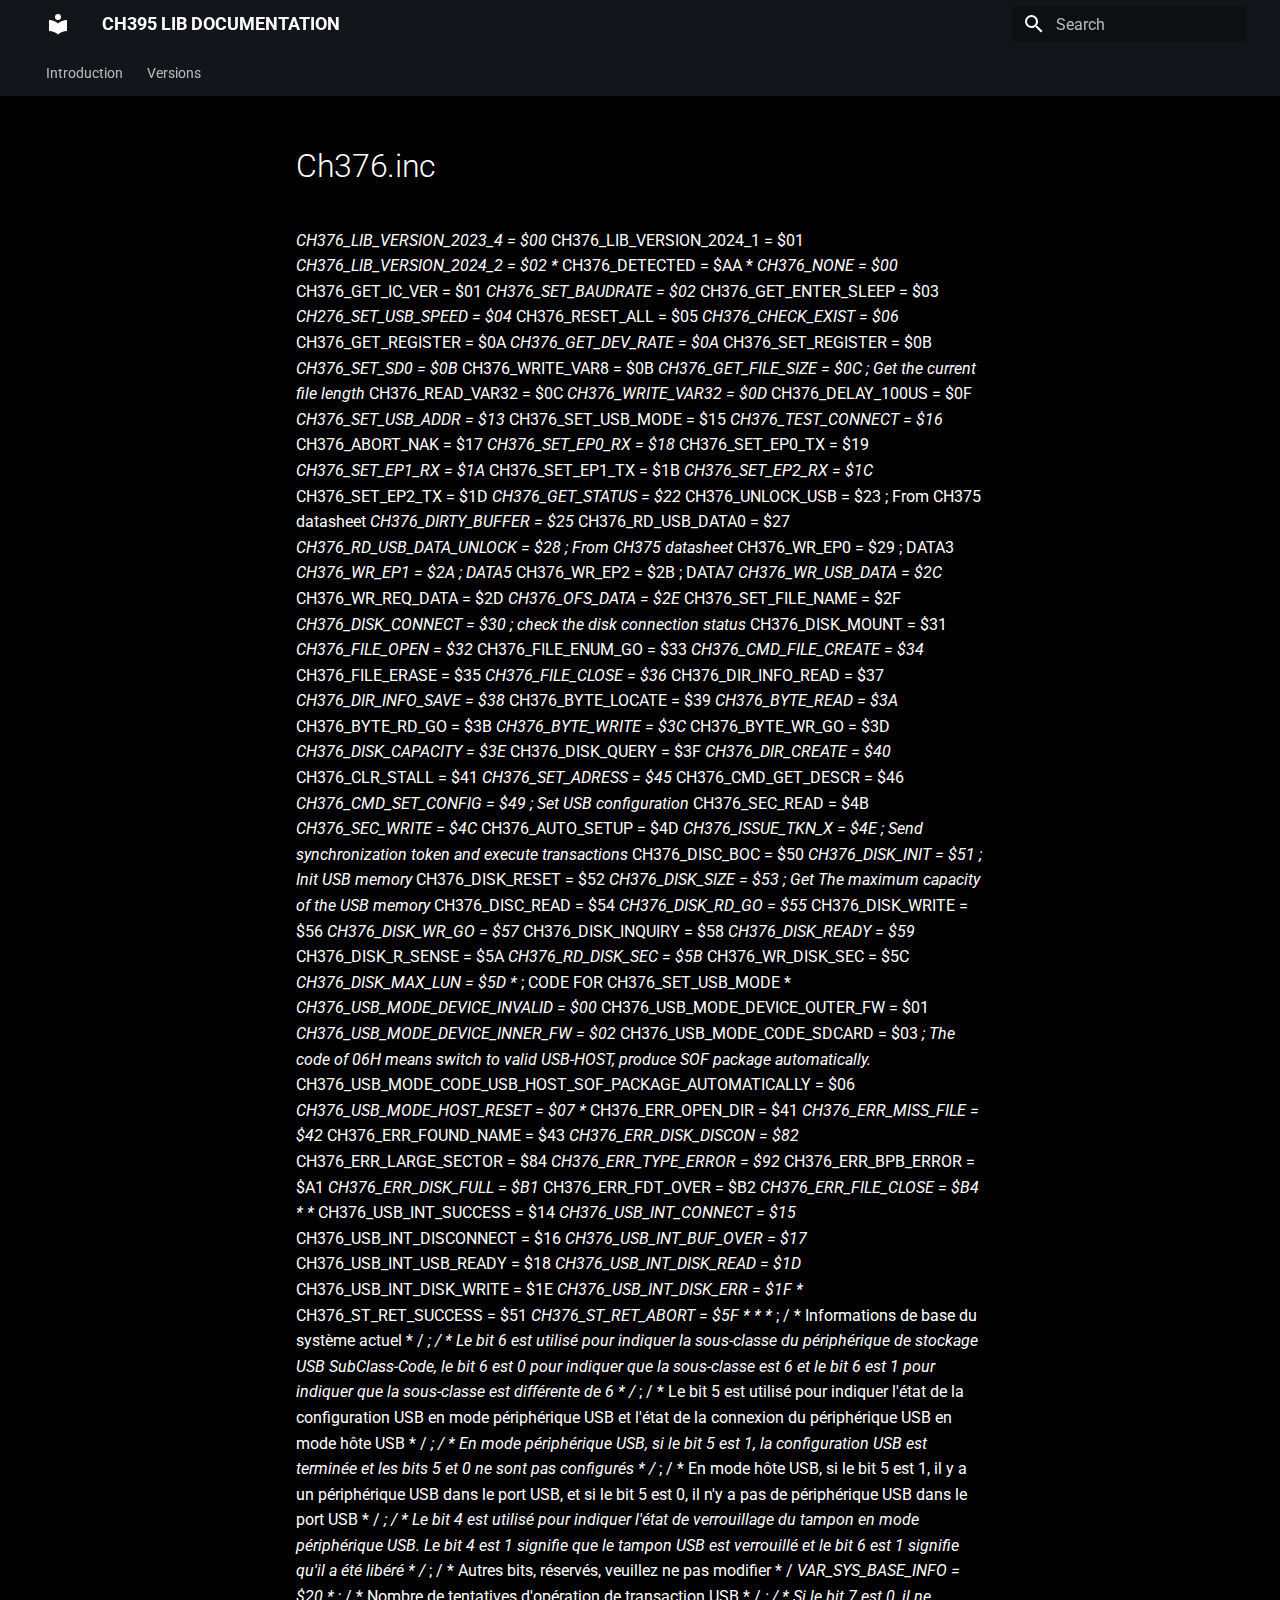
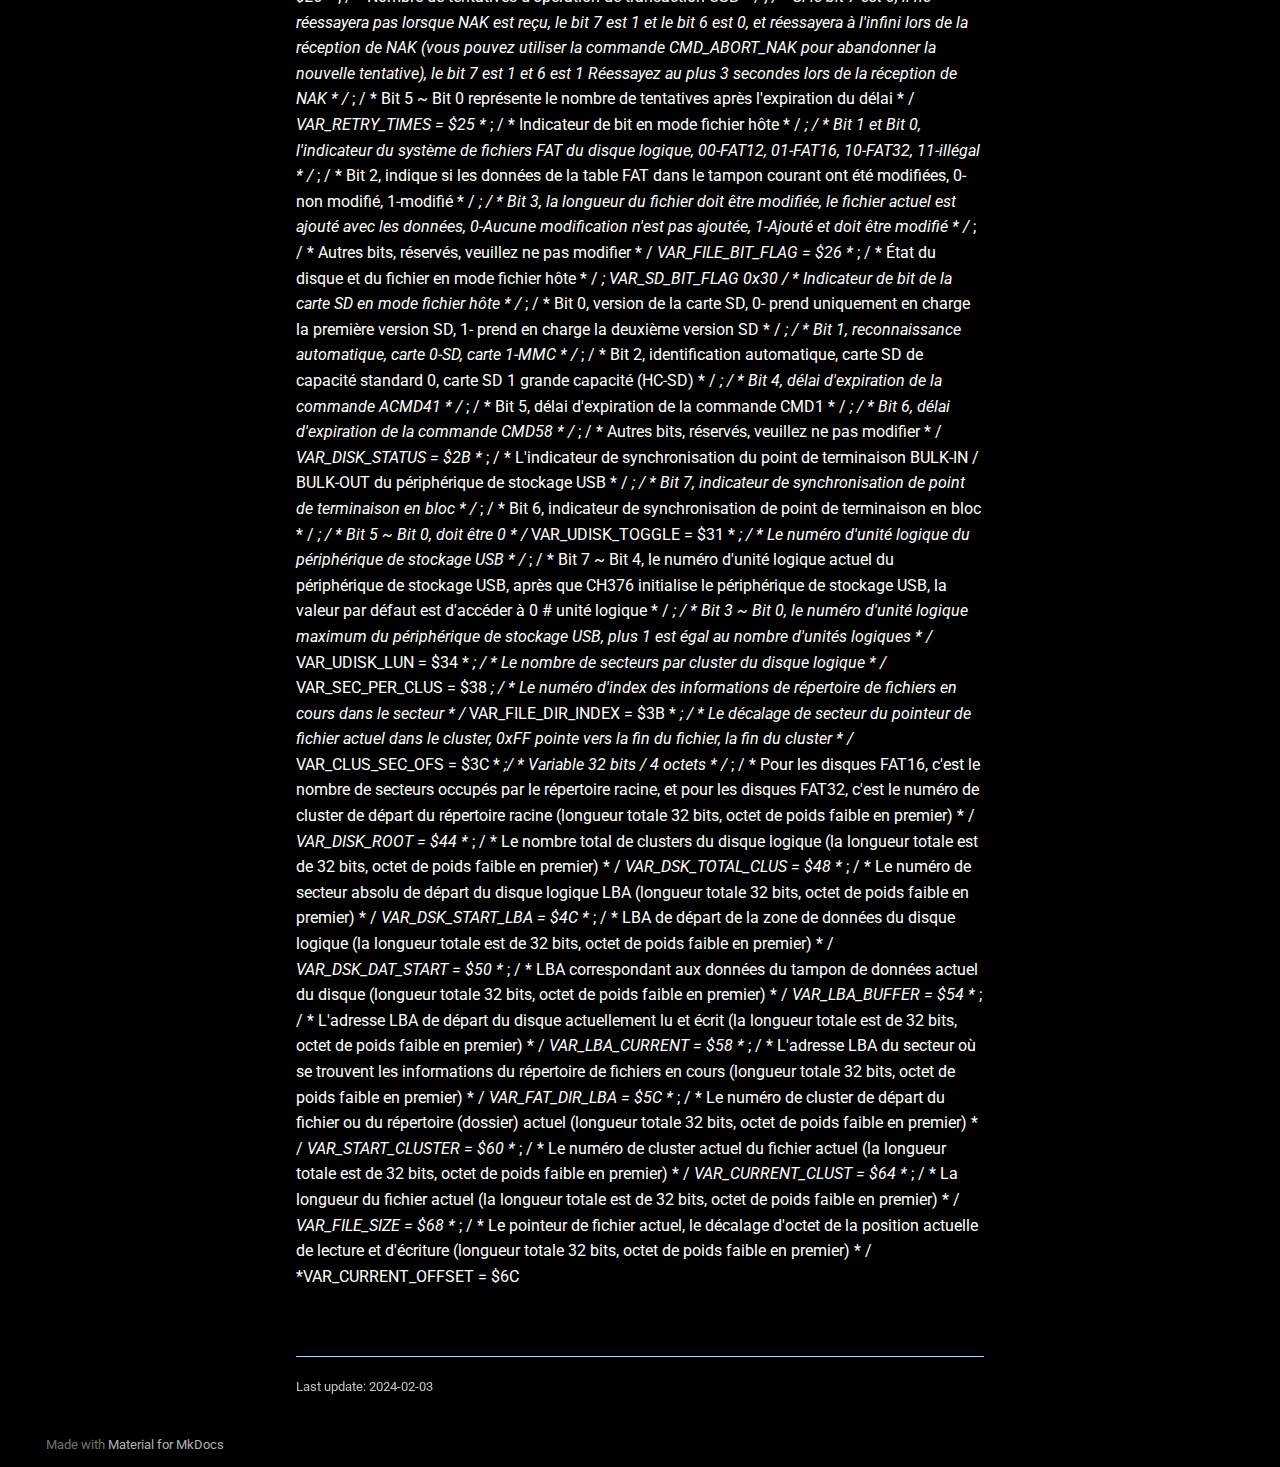
<file: docs/api/2024.2/ch376.inc/index.html>
<!doctype html>
<html lang="en" class="no-js">
  <head>
    
      <meta charset="utf-8">
      <meta name="viewport" content="width=device-width,initial-scale=1">
      
      
      
      
      
      
      <link rel="icon" href="../../assets/images/favicon.png">
      <meta name="generator" content="mkdocs-1.5.3, mkdocs-material-9.4.0">
    
    
      
        <title>Ch376.inc - CH395 LIB DOCUMENTATION</title>
      
    
    
      <link rel="stylesheet" href="../../assets/stylesheets/main.9f615399.min.css">
      
        
        <link rel="stylesheet" href="../../assets/stylesheets/palette.649f08f9.min.css">
      
      


    
    
      
    
    
      
        
        
        <link rel="preconnect" href="https://fonts.gstatic.com" crossorigin>
        <link rel="stylesheet" href="https://fonts.googleapis.com/css?family=Roboto:300,300i,400,400i,700,700i%7CRoboto+Mono:400,400i,700,700i&display=fallback">
        <style>:root{--md-text-font:"Roboto";--md-code-font:"Roboto Mono"}</style>
      
    
    
      <link rel="stylesheet" href="../../stylesheets/extra.css">
    
    <script>__md_scope=new URL("../..",location),__md_hash=e=>[...e].reduce((e,_)=>(e<<5)-e+_.charCodeAt(0),0),__md_get=(e,_=localStorage,t=__md_scope)=>JSON.parse(_.getItem(t.pathname+"."+e)),__md_set=(e,_,t=localStorage,a=__md_scope)=>{try{t.setItem(a.pathname+"."+e,JSON.stringify(_))}catch(e){}}</script>
    
      

    
    
    
  </head>
  
  
    
    
    
    
    
    <body dir="ltr" data-md-color-scheme="default" data-md-color-primary="black" data-md-color-accent="indigo">
  
    
    
    <input class="md-toggle" data-md-toggle="drawer" type="checkbox" id="__drawer" autocomplete="off">
    <input class="md-toggle" data-md-toggle="search" type="checkbox" id="__search" autocomplete="off">
    <label class="md-overlay" for="__drawer"></label>
    <div data-md-component="skip">
      
    </div>
    <div data-md-component="announce">
      
    </div>
    
    
      

<header class="md-header" data-md-component="header">
  <nav class="md-header__inner md-grid" aria-label="Header">
    <a href="../.." title="CH395 LIB DOCUMENTATION" class="md-header__button md-logo" aria-label="CH395 LIB DOCUMENTATION" data-md-component="logo">
      
  
  <svg xmlns="http://www.w3.org/2000/svg" viewBox="0 0 24 24"><path d="M12 8a3 3 0 0 0 3-3 3 3 0 0 0-3-3 3 3 0 0 0-3 3 3 3 0 0 0 3 3m0 3.54C9.64 9.35 6.5 8 3 8v11c3.5 0 6.64 1.35 9 3.54 2.36-2.19 5.5-3.54 9-3.54V8c-3.5 0-6.64 1.35-9 3.54Z"/></svg>

    </a>
    <label class="md-header__button md-icon" for="__drawer">
      
      <svg xmlns="http://www.w3.org/2000/svg" viewBox="0 0 24 24"><path d="M3 6h18v2H3V6m0 5h18v2H3v-2m0 5h18v2H3v-2Z"/></svg>
    </label>
    <div class="md-header__title" data-md-component="header-title">
      <div class="md-header__ellipsis">
        <div class="md-header__topic">
          <span class="md-ellipsis">
            CH395 LIB DOCUMENTATION
          </span>
        </div>
        <div class="md-header__topic" data-md-component="header-topic">
          <span class="md-ellipsis">
            
              Ch376.inc
            
          </span>
        </div>
      </div>
    </div>
    
      
    
    
    
      <label class="md-header__button md-icon" for="__search">
        
        <svg xmlns="http://www.w3.org/2000/svg" viewBox="0 0 24 24"><path d="M9.5 3A6.5 6.5 0 0 1 16 9.5c0 1.61-.59 3.09-1.56 4.23l.27.27h.79l5 5-1.5 1.5-5-5v-.79l-.27-.27A6.516 6.516 0 0 1 9.5 16 6.5 6.5 0 0 1 3 9.5 6.5 6.5 0 0 1 9.5 3m0 2C7 5 5 7 5 9.5S7 14 9.5 14 14 12 14 9.5 12 5 9.5 5Z"/></svg>
      </label>
      <div class="md-search" data-md-component="search" role="dialog">
  <label class="md-search__overlay" for="__search"></label>
  <div class="md-search__inner" role="search">
    <form class="md-search__form" name="search">
      <input type="text" class="md-search__input" name="query" aria-label="Search" placeholder="Search" autocapitalize="off" autocorrect="off" autocomplete="off" spellcheck="false" data-md-component="search-query" required>
      <label class="md-search__icon md-icon" for="__search">
        
        <svg xmlns="http://www.w3.org/2000/svg" viewBox="0 0 24 24"><path d="M9.5 3A6.5 6.5 0 0 1 16 9.5c0 1.61-.59 3.09-1.56 4.23l.27.27h.79l5 5-1.5 1.5-5-5v-.79l-.27-.27A6.516 6.516 0 0 1 9.5 16 6.5 6.5 0 0 1 3 9.5 6.5 6.5 0 0 1 9.5 3m0 2C7 5 5 7 5 9.5S7 14 9.5 14 14 12 14 9.5 12 5 9.5 5Z"/></svg>
        
        <svg xmlns="http://www.w3.org/2000/svg" viewBox="0 0 24 24"><path d="M20 11v2H8l5.5 5.5-1.42 1.42L4.16 12l7.92-7.92L13.5 5.5 8 11h12Z"/></svg>
      </label>
      <nav class="md-search__options" aria-label="Search">
        
        <button type="reset" class="md-search__icon md-icon" title="Clear" aria-label="Clear" tabindex="-1">
          
          <svg xmlns="http://www.w3.org/2000/svg" viewBox="0 0 24 24"><path d="M19 6.41 17.59 5 12 10.59 6.41 5 5 6.41 10.59 12 5 17.59 6.41 19 12 13.41 17.59 19 19 17.59 13.41 12 19 6.41Z"/></svg>
        </button>
      </nav>
      
    </form>
    <div class="md-search__output">
      <div class="md-search__scrollwrap" data-md-scrollfix>
        <div class="md-search-result" data-md-component="search-result">
          <div class="md-search-result__meta">
            Initializing search
          </div>
          <ol class="md-search-result__list" role="presentation"></ol>
        </div>
      </div>
    </div>
  </div>
</div>
    
    
  </nav>
  
</header>
    
    <div class="md-container" data-md-component="container">
      
      
        
          
            
<nav class="md-tabs" aria-label="Tabs" data-md-component="tabs">
  <div class="md-grid">
    <ul class="md-tabs__list">
      
        
  
  
  
    <li class="md-tabs__item">
      <a href="../.." class="md-tabs__link">
        
  
    
  
  Introduction

      </a>
    </li>
  

      
        
  
  
  
    
    
      
  
  
  
    
    
      <li class="md-tabs__item">
        <a href="../../2024.1/assembly/" class="md-tabs__link">
          
  
  Versions

        </a>
      </li>
    
  

    
  

      
    </ul>
  </div>
</nav>
          
        
      
      <main class="md-main" data-md-component="main">
        <div class="md-main__inner md-grid">
          
            
              
              <div class="md-sidebar md-sidebar--primary" data-md-component="sidebar" data-md-type="navigation" >
                <div class="md-sidebar__scrollwrap">
                  <div class="md-sidebar__inner">
                    


  


<nav class="md-nav md-nav--primary md-nav--lifted" aria-label="Navigation" data-md-level="0">
  <label class="md-nav__title" for="__drawer">
    <a href="../.." title="CH395 LIB DOCUMENTATION" class="md-nav__button md-logo" aria-label="CH395 LIB DOCUMENTATION" data-md-component="logo">
      
  
  <svg xmlns="http://www.w3.org/2000/svg" viewBox="0 0 24 24"><path d="M12 8a3 3 0 0 0 3-3 3 3 0 0 0-3-3 3 3 0 0 0-3 3 3 3 0 0 0 3 3m0 3.54C9.64 9.35 6.5 8 3 8v11c3.5 0 6.64 1.35 9 3.54 2.36-2.19 5.5-3.54 9-3.54V8c-3.5 0-6.64 1.35-9 3.54Z"/></svg>

    </a>
    CH395 LIB DOCUMENTATION
  </label>
  
  <ul class="md-nav__list" data-md-scrollfix>
    
      
      
  
  
  
    <li class="md-nav__item">
      <a href="../.." class="md-nav__link">
        
  
  <span class="md-ellipsis">
    Introduction
  </span>
  

      </a>
    </li>
  

    
      
      
  
  
  
    
    
    
    <li class="md-nav__item md-nav__item--nested">
      
        
        
        
        
        <input class="md-nav__toggle md-toggle " type="checkbox" id="__nav_2" >
        
          <label class="md-nav__link" for="__nav_2" id="__nav_2_label" tabindex="0">
            
  
  <span class="md-ellipsis">
    Versions
  </span>
  

            <span class="md-nav__icon md-icon"></span>
          </label>
        
        <nav class="md-nav" data-md-level="1" aria-labelledby="__nav_2_label" aria-expanded="false">
          <label class="md-nav__title" for="__nav_2">
            <span class="md-nav__icon md-icon"></span>
            Versions
          </label>
          <ul class="md-nav__list" data-md-scrollfix>
            
              
                
  
  
  
    
    
    
    <li class="md-nav__item md-nav__item--nested">
      
        
        
        
        
        <input class="md-nav__toggle md-toggle " type="checkbox" id="__nav_2_1" >
        
          <label class="md-nav__link" for="__nav_2_1" id="__nav_2_1_label" tabindex="0">
            
  
  <span class="md-ellipsis">
    2024.1
  </span>
  

            <span class="md-nav__icon md-icon"></span>
          </label>
        
        <nav class="md-nav" data-md-level="2" aria-labelledby="__nav_2_1_label" aria-expanded="false">
          <label class="md-nav__title" for="__nav_2_1">
            <span class="md-nav__icon md-icon"></span>
            2024.1
          </label>
          <ul class="md-nav__list" data-md-scrollfix>
            
              
                
  
  
  
    <li class="md-nav__item">
      <a href="../../2024.1/assembly/" class="md-nav__link">
        
  
  <span class="md-ellipsis">
    Assembly
  </span>
  

      </a>
    </li>
  

              
            
              
                
  
  
  
    <li class="md-nav__item">
      <a href="../../2024.1/c/" class="md-nav__link">
        
  
  <span class="md-ellipsis">
    C
  </span>
  

      </a>
    </li>
  

              
            
          </ul>
        </nav>
      
    </li>
  

              
            
          </ul>
        </nav>
      
    </li>
  

    
  </ul>
</nav>
                  </div>
                </div>
              </div>
            
            
              
              <div class="md-sidebar md-sidebar--secondary" data-md-component="sidebar" data-md-type="toc" >
                <div class="md-sidebar__scrollwrap">
                  <div class="md-sidebar__inner">
                    

<nav class="md-nav md-nav--secondary" aria-label="Table of contents">
  
  
  
  
</nav>
                  </div>
                </div>
              </div>
            
          
          
            <div class="md-content" data-md-component="content">
              <article class="md-content__inner md-typeset">
                
                  


  <h1>Ch376.inc</h1>

<p><em>CH376_LIB_VERSION_2023_4 = $00
</em>CH376_LIB_VERSION_2024_1 = $01
<em>CH376_LIB_VERSION_2024_2 = $02
*
</em>CH376_DETECTED           = $AA
*
<em>CH376_NONE            = $00
</em>CH376_GET_IC_VER      = $01
<em>CH376_SET_BAUDRATE    = $02
</em>CH376_GET_ENTER_SLEEP = $03
<em>CH276_SET_USB_SPEED   = $04
</em>CH376_RESET_ALL       = $05
<em>CH376_CHECK_EXIST     = $06
</em>CH376_GET_REGISTER    = $0A
<em>CH376_GET_DEV_RATE    = $0A
</em>CH376_SET_REGISTER    = $0B
<em>CH376_SET_SD0         = $0B
</em>CH376_WRITE_VAR8      = $0B
<em>CH376_GET_FILE_SIZE   = $0C ; Get the current file length
</em>CH376_READ_VAR32      = $0C
<em>CH376_WRITE_VAR32     = $0D
</em>CH376_DELAY_100US     = $0F
<em>CH376_SET_USB_ADDR    = $13
</em>CH376_SET_USB_MODE    = $15
<em>CH376_TEST_CONNECT    = $16
</em>CH376_ABORT_NAK       = $17
<em>CH376_SET_EP0_RX      = $18
</em>CH376_SET_EP0_TX      = $19
<em>CH376_SET_EP1_RX      = $1A
</em>CH376_SET_EP1_TX      = $1B
<em>CH376_SET_EP2_RX      = $1C
</em>CH376_SET_EP2_TX      = $1D
<em>CH376_GET_STATUS      = $22
</em>CH376_UNLOCK_USB      = $23 ; From CH375 datasheet
<em>CH376_DIRTY_BUFFER    = $25
</em>CH376_RD_USB_DATA0    = $27
<em>CH376_RD_USB_DATA_UNLOCK = $28 ; From CH375 datasheet
</em>CH376_WR_EP0          = $29 ; DATA3
<em>CH376_WR_EP1          = $2A ; DATA5
</em>CH376_WR_EP2          = $2B ; DATA7
<em>CH376_WR_USB_DATA     = $2C
</em>CH376_WR_REQ_DATA     = $2D
<em>CH376_OFS_DATA        = $2E
</em>CH376_SET_FILE_NAME   = $2F
<em>CH376_DISK_CONNECT    = $30 ; check the disk connection status
</em>CH376_DISK_MOUNT      = $31
<em>CH376_FILE_OPEN       = $32
</em>CH376_FILE_ENUM_GO    = $33
<em>CH376_CMD_FILE_CREATE = $34
</em>CH376_FILE_ERASE      = $35
<em>CH376_FILE_CLOSE      = $36
</em>CH376_DIR_INFO_READ   = $37
<em>CH376_DIR_INFO_SAVE   = $38
</em>CH376_BYTE_LOCATE     = $39
<em>CH376_BYTE_READ       = $3A
</em>CH376_BYTE_RD_GO      = $3B
<em>CH376_BYTE_WRITE      = $3C
</em>CH376_BYTE_WR_GO      = $3D
<em>CH376_DISK_CAPACITY   = $3E
</em>CH376_DISK_QUERY      = $3F
<em>CH376_DIR_CREATE      = $40
</em>CH376_CLR_STALL       = $41
<em>CH376_SET_ADRESS      = $45
</em>CH376_CMD_GET_DESCR   = $46
<em>CH376_CMD_SET_CONFIG  = $49 ; Set USB configuration
</em>CH376_SEC_READ        = $4B
<em>CH376_SEC_WRITE       = $4C
</em>CH376_AUTO_SETUP      = $4D
<em>CH376_ISSUE_TKN_X     = $4E ; Send synchronization token and execute transactions
</em>CH376_DISC_BOC        = $50
<em>CH376_DISK_INIT       = $51 ; Init USB memory
</em>CH376_DISK_RESET      = $52
<em>CH376_DISK_SIZE       = $53 ; Get The maximum capacity of the USB memory
</em>CH376_DISC_READ       = $54
<em>CH376_DISK_RD_GO      = $55
</em>CH376_DISK_WRITE      = $56
<em>CH376_DISK_WR_GO      = $57
</em>CH376_DISK_INQUIRY    = $58
<em>CH376_DISK_READY      = $59
</em>CH376_DISK_R_SENSE    = $5A
<em>CH376_RD_DISK_SEC     = $5B
</em>CH376_WR_DISK_SEC     = $5C
<em>CH376_DISK_MAX_LUN    = $5D
*
</em>; CODE FOR CH376_SET_USB_MODE
*
<em>CH376_USB_MODE_DEVICE_INVALID                           = $00
</em>CH376_USB_MODE_DEVICE_OUTER_FW                          = $01
<em>CH376_USB_MODE_DEVICE_INNER_FW                          = $02
</em>CH376_USB_MODE_CODE_SDCARD                              = $03
<em>; The code of 06H means switch to valid USB-HOST, produce SOF package automatically.
</em>CH376_USB_MODE_CODE_USB_HOST_SOF_PACKAGE_AUTOMATICALLY  = $06
<em>CH376_USB_MODE_HOST_RESET                               = $07
*
</em>CH376_ERR_OPEN_DIR          = $41
<em>CH376_ERR_MISS_FILE         = $42
</em>CH376_ERR_FOUND_NAME       = $43
<em>CH376_ERR_DISK_DISCON      = $82
</em>CH376_ERR_LARGE_SECTOR         = $84
<em>CH376_ERR_TYPE_ERROR       = $92
</em>CH376_ERR_BPB_ERROR        = $A1
<em>CH376_ERR_DISK_FULL        = $B1
</em>CH376_ERR_FDT_OVER             = $B2
<em>CH376_ERR_FILE_CLOSE       = $B4
*
*
</em>CH376_USB_INT_SUCCESS      = $14
<em>CH376_USB_INT_CONNECT      = $15
</em>CH376_USB_INT_DISCONNECT   = $16
<em>CH376_USB_INT_BUF_OVER         = $17
</em>CH376_USB_INT_USB_READY    = $18
<em>CH376_USB_INT_DISK_READ    = $1D
</em>CH376_USB_INT_DISK_WRITE   = $1E
<em>CH376_USB_INT_DISK_ERR         = $1F
*
</em>CH376_ST_RET_SUCCESS        = $51
<em>CH376_ST_RET_ABORT          = $5F
*
*
*
</em>; / * Informations de base du système actuel * /
<em>; / * Le bit 6 est utilisé pour indiquer la sous-classe du périphérique de stockage USB SubClass-Code, le bit 6 est 0 pour indiquer que la sous-classe est 6 et le bit 6 est 1 pour indiquer que la sous-classe est différente de 6 * /
</em>; / * Le bit 5 est utilisé pour indiquer l'état de la configuration USB en mode périphérique USB et l'état de la connexion du périphérique USB en mode hôte USB * /
<em>; / * En mode périphérique USB, si le bit 5 est 1, la configuration USB est terminée et les bits 5 et 0 ne sont pas configurés * /
</em>; / * En mode hôte USB, si le bit 5 est 1, il y a un périphérique USB dans le port USB, et si le bit 5 est 0, il n'y a pas de périphérique USB dans le port USB * /
<em>; / * Le bit 4 est utilisé pour indiquer l'état de verrouillage du tampon en mode périphérique USB. Le bit 4 est 1 signifie que le tampon USB est verrouillé et le bit 6 est 1 signifie qu'il a été libéré * /
</em>; / * Autres bits, réservés, veuillez ne pas modifier * /
<em>VAR_SYS_BASE_INFO           = $20
*
</em>; / * Nombre de tentatives d'opération de transaction USB * /
<em>; / * Si le bit 7 est 0, il ne réessayera pas lorsque NAK est reçu, le bit 7 est 1 et le bit 6 est 0, et réessayera à l'infini lors de la réception de NAK (vous pouvez utiliser la commande CMD_ABORT_NAK pour abandonner la nouvelle tentative), le bit 7 est 1 et 6 est 1 Réessayez au plus 3 secondes lors de la réception de NAK * /
</em>; / * Bit 5 ~ Bit 0 représente le nombre de tentatives après l'expiration du délai * /
<em>VAR_RETRY_TIMES             = $25
*
</em>; / * Indicateur de bit en mode fichier hôte * /
<em>; / * Bit 1 et Bit 0, l'indicateur du système de fichiers FAT du disque logique, 00-FAT12, 01-FAT16, 10-FAT32, 11-illégal * /
</em>; / * Bit 2, indique si les données de la table FAT dans le tampon courant ont été modifiées, 0-non modifié, 1-modifié * /
<em>; / * Bit 3, la longueur du fichier doit être modifiée, le fichier actuel est ajouté avec les données, 0-Aucune modification n'est pas ajoutée, 1-Ajouté et doit être modifié * /
</em>; / * Autres bits, réservés, veuillez ne pas modifier * /
<em>VAR_FILE_BIT_FLAG           = $26
*
</em>; / * État du disque et du fichier en mode fichier hôte * /
<em>; VAR_SD_BIT_FLAG 0x30 / * Indicateur de bit de la carte SD en mode fichier hôte * /
</em>; / * Bit 0, version de la carte SD, 0- prend uniquement en charge la première version SD, 1- prend en charge la deuxième version SD * /
<em>; / * Bit 1, reconnaissance automatique, carte 0-SD, carte 1-MMC * /
</em>; / * Bit 2, identification automatique, carte SD de capacité standard 0, carte SD 1 grande capacité (HC-SD) * /
<em>; / * Bit 4, délai d'expiration de la commande ACMD41 * /
</em>; / * Bit 5, délai d'expiration de la commande CMD1 * /
<em>; / * Bit 6, délai d'expiration de la commande CMD58 * /
</em>; / * Autres bits, réservés, veuillez ne pas modifier * /
<em>VAR_DISK_STATUS             = $2B
*
</em>; / * L'indicateur de synchronisation du point de terminaison BULK-IN / BULK-OUT du périphérique de stockage USB * /
<em>; / * Bit 7, indicateur de synchronisation de point de terminaison en bloc * /
</em>; / * Bit 6, indicateur de synchronisation de point de terminaison en bloc * /
<em>; / * Bit 5 ~ Bit 0, doit être 0 * /
</em>VAR_UDISK_TOGGLE            = $31
*
<em>; / * Le numéro d'unité logique du périphérique de stockage USB * /
</em>; / * Bit 7 ~ Bit 4, le numéro d'unité logique actuel du périphérique de stockage USB, après que CH376 initialise le périphérique de stockage USB, la valeur par défaut est d'accéder à 0 # unité logique * /
<em>; / * Bit 3 ~ Bit 0, le numéro d'unité logique maximum du périphérique de stockage USB, plus 1 est égal au nombre d'unités logiques * /
</em>VAR_UDISK_LUN               = $34
*
<em>; / * Le nombre de secteurs par cluster du disque logique * /
</em>VAR_SEC_PER_CLUS            = $38
<em>; / * Le numéro d'index des informations de répertoire de fichiers en cours dans le secteur * /
</em>VAR_FILE_DIR_INDEX          = $3B
*
<em>; / * Le décalage de secteur du pointeur de fichier actuel dans le cluster, 0xFF pointe vers la fin du fichier, la fin du cluster * /
</em>VAR_CLUS_SEC_OFS            = $3C
*
<em>;/ * Variable 32 bits / 4 octets * /
</em>; / * Pour les disques FAT16, c'est le nombre de secteurs occupés par le répertoire racine, et pour les disques FAT32, c'est le numéro de cluster de départ du répertoire racine (longueur totale 32 bits, octet de poids faible en premier) * /
<em>VAR_DISK_ROOT               = $44
*
</em>; / * Le nombre total de clusters du disque logique (la longueur totale est de 32 bits, octet de poids faible en premier) * /
<em>VAR_DSK_TOTAL_CLUS          = $48
*
</em>; / * Le numéro de secteur absolu de départ du disque logique LBA (longueur totale 32 bits, octet de poids faible en premier) * /
<em>VAR_DSK_START_LBA           = $4C
*
</em>; / * LBA de départ de la zone de données du disque logique (la longueur totale est de 32 bits, octet de poids faible en premier) * /
<em>VAR_DSK_DAT_START           = $50
*
</em>; / * LBA correspondant aux données du tampon de données actuel du disque (longueur totale 32 bits, octet de poids faible en premier) * /
<em>VAR_LBA_BUFFER              = $54
*
</em>; / * L'adresse LBA de départ du disque actuellement lu et écrit (la longueur totale est de 32 bits, octet de poids faible en premier) * /
<em>VAR_LBA_CURRENT             = $58
*
</em>; / * L'adresse LBA du secteur où se trouvent les informations du répertoire de fichiers en cours (longueur totale 32 bits, octet de poids faible en premier) * /
<em>VAR_FAT_DIR_LBA             = $5C
*
</em>; / * Le numéro de cluster de départ du fichier ou du répertoire (dossier) actuel (longueur totale 32 bits, octet de poids faible en premier) * /
<em>VAR_START_CLUSTER           = $60
*
</em>; / * Le numéro de cluster actuel du fichier actuel (la longueur totale est de 32 bits, octet de poids faible en premier) * /
<em>VAR_CURRENT_CLUST           = $64
*
</em>; / * La longueur du fichier actuel (la longueur totale est de 32 bits, octet de poids faible en premier) * /
<em>VAR_FILE_SIZE               = $68
*
</em>; / * Le pointeur de fichier actuel, le décalage d'octet de la position actuelle de lecture et d'écriture (longueur totale 32 bits, octet de poids faible en premier) * / 
*VAR_CURRENT_OFFSET          = $6C</p>

  <hr>
<div class="md-source-file">
  <small>
    
      Last update:
      2024-02-03
    
  </small>
</div>





                
              </article>
            </div>
          
          
  <script>var tabs=__md_get("__tabs");if(Array.isArray(tabs))e:for(var set of document.querySelectorAll(".tabbed-set")){var tab,labels=set.querySelector(".tabbed-labels");for(tab of tabs)for(var label of labels.getElementsByTagName("label"))if(label.innerText.trim()===tab){var input=document.getElementById(label.htmlFor);input.checked=!0;continue e}}</script>

        </div>
        
          <button type="button" class="md-top md-icon" data-md-component="top" hidden>
            
            <svg xmlns="http://www.w3.org/2000/svg" viewBox="0 0 24 24"><path d="M13 20h-2V8l-5.5 5.5-1.42-1.42L12 4.16l7.92 7.92-1.42 1.42L13 8v12Z"/></svg>
            Back to top
          </button>
        
      </main>
      
        <footer class="md-footer">
  
  <div class="md-footer-meta md-typeset">
    <div class="md-footer-meta__inner md-grid">
      <div class="md-copyright">
  
  
    Made with
    <a href="https://squidfunk.github.io/mkdocs-material/" target="_blank" rel="noopener">
      Material for MkDocs
    </a>
  
</div>
      
    </div>
  </div>
</footer>
      
    </div>
    <div class="md-dialog" data-md-component="dialog">
      <div class="md-dialog__inner md-typeset"></div>
    </div>
    
    <script id="__config" type="application/json">{"base": "../..", "features": ["navigation.tabs", "navigation.top", "content.tabs.link"], "search": "../../assets/javascripts/workers/search.a264c092.min.js", "translations": {"clipboard.copied": "Copied to clipboard", "clipboard.copy": "Copy to clipboard", "search.result.more.one": "1 more on this page", "search.result.more.other": "# more on this page", "search.result.none": "No matching documents", "search.result.one": "1 matching document", "search.result.other": "# matching documents", "search.result.placeholder": "Type to start searching", "search.result.term.missing": "Missing", "select.version": "Select version"}}</script>
    
    
      <script src="../../assets/javascripts/bundle.4e0fa4ba.min.js"></script>
      
    
  </body>
</html>
</file>
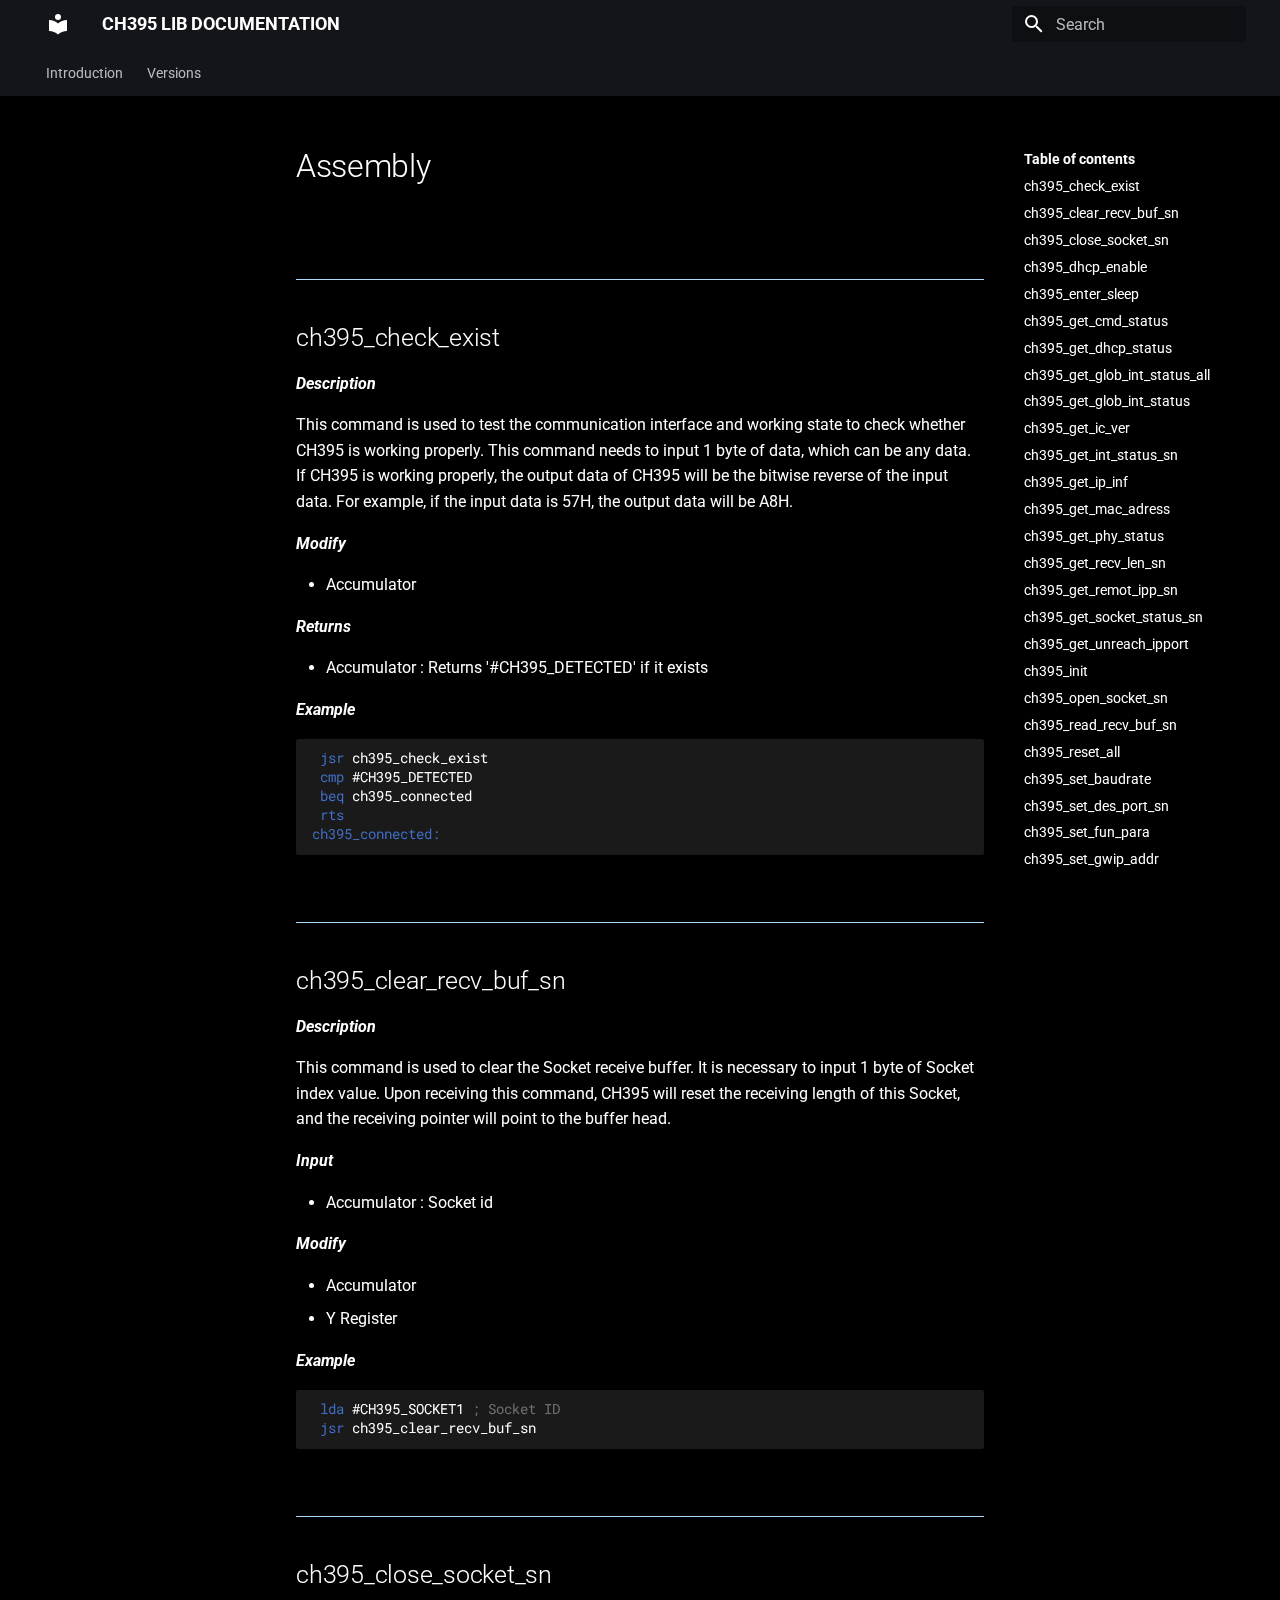
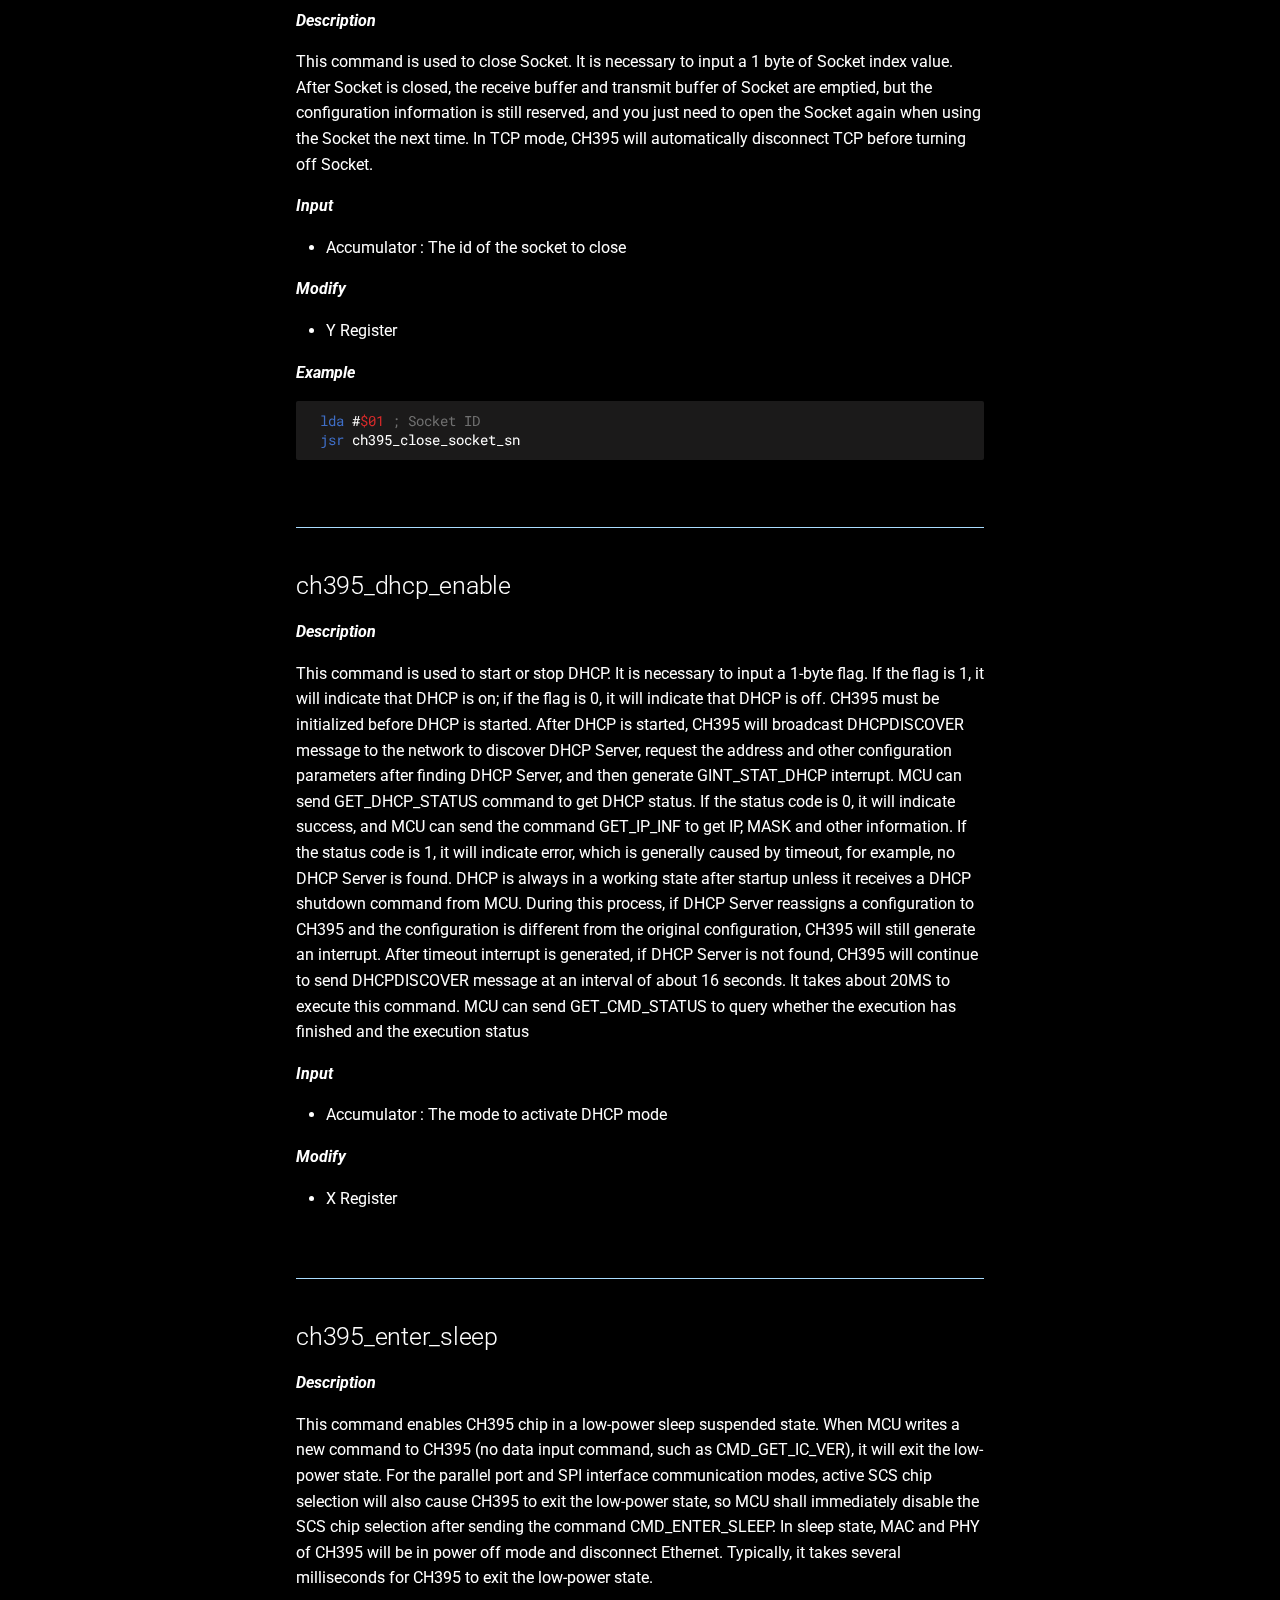
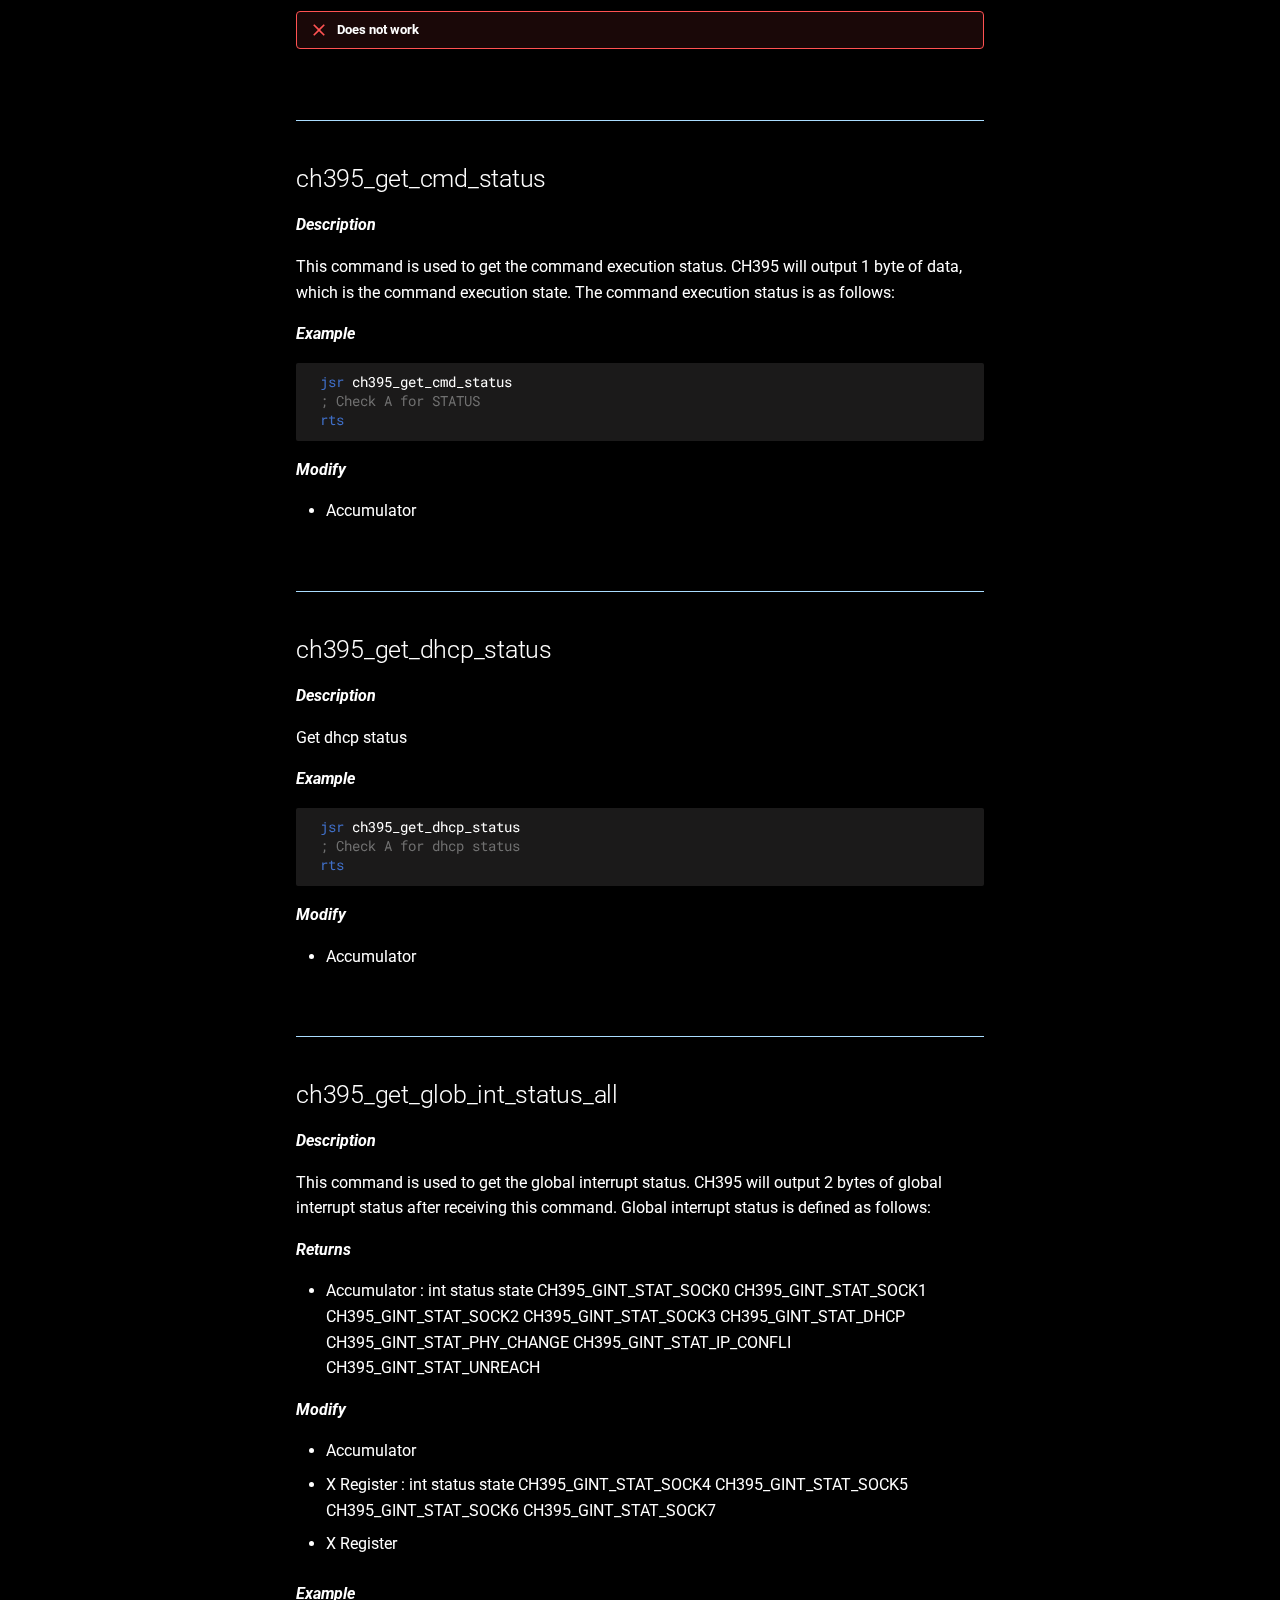
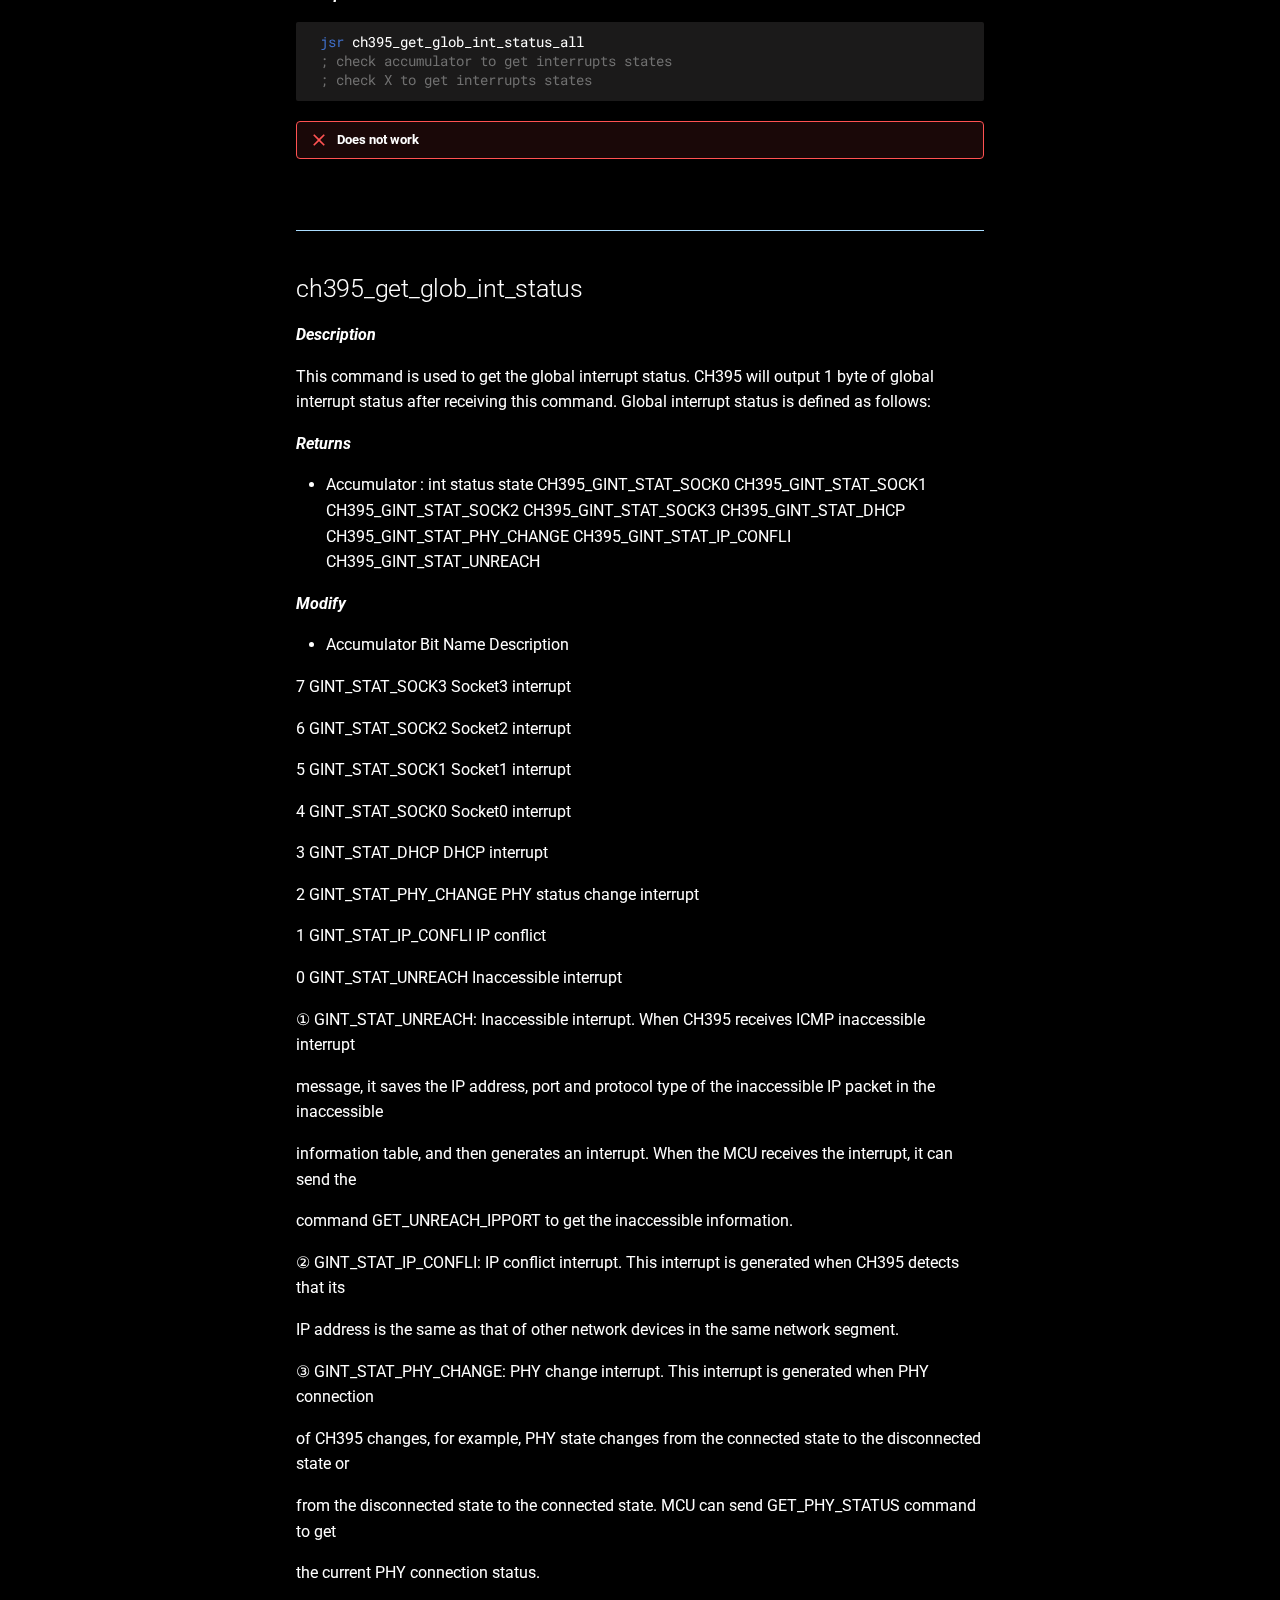
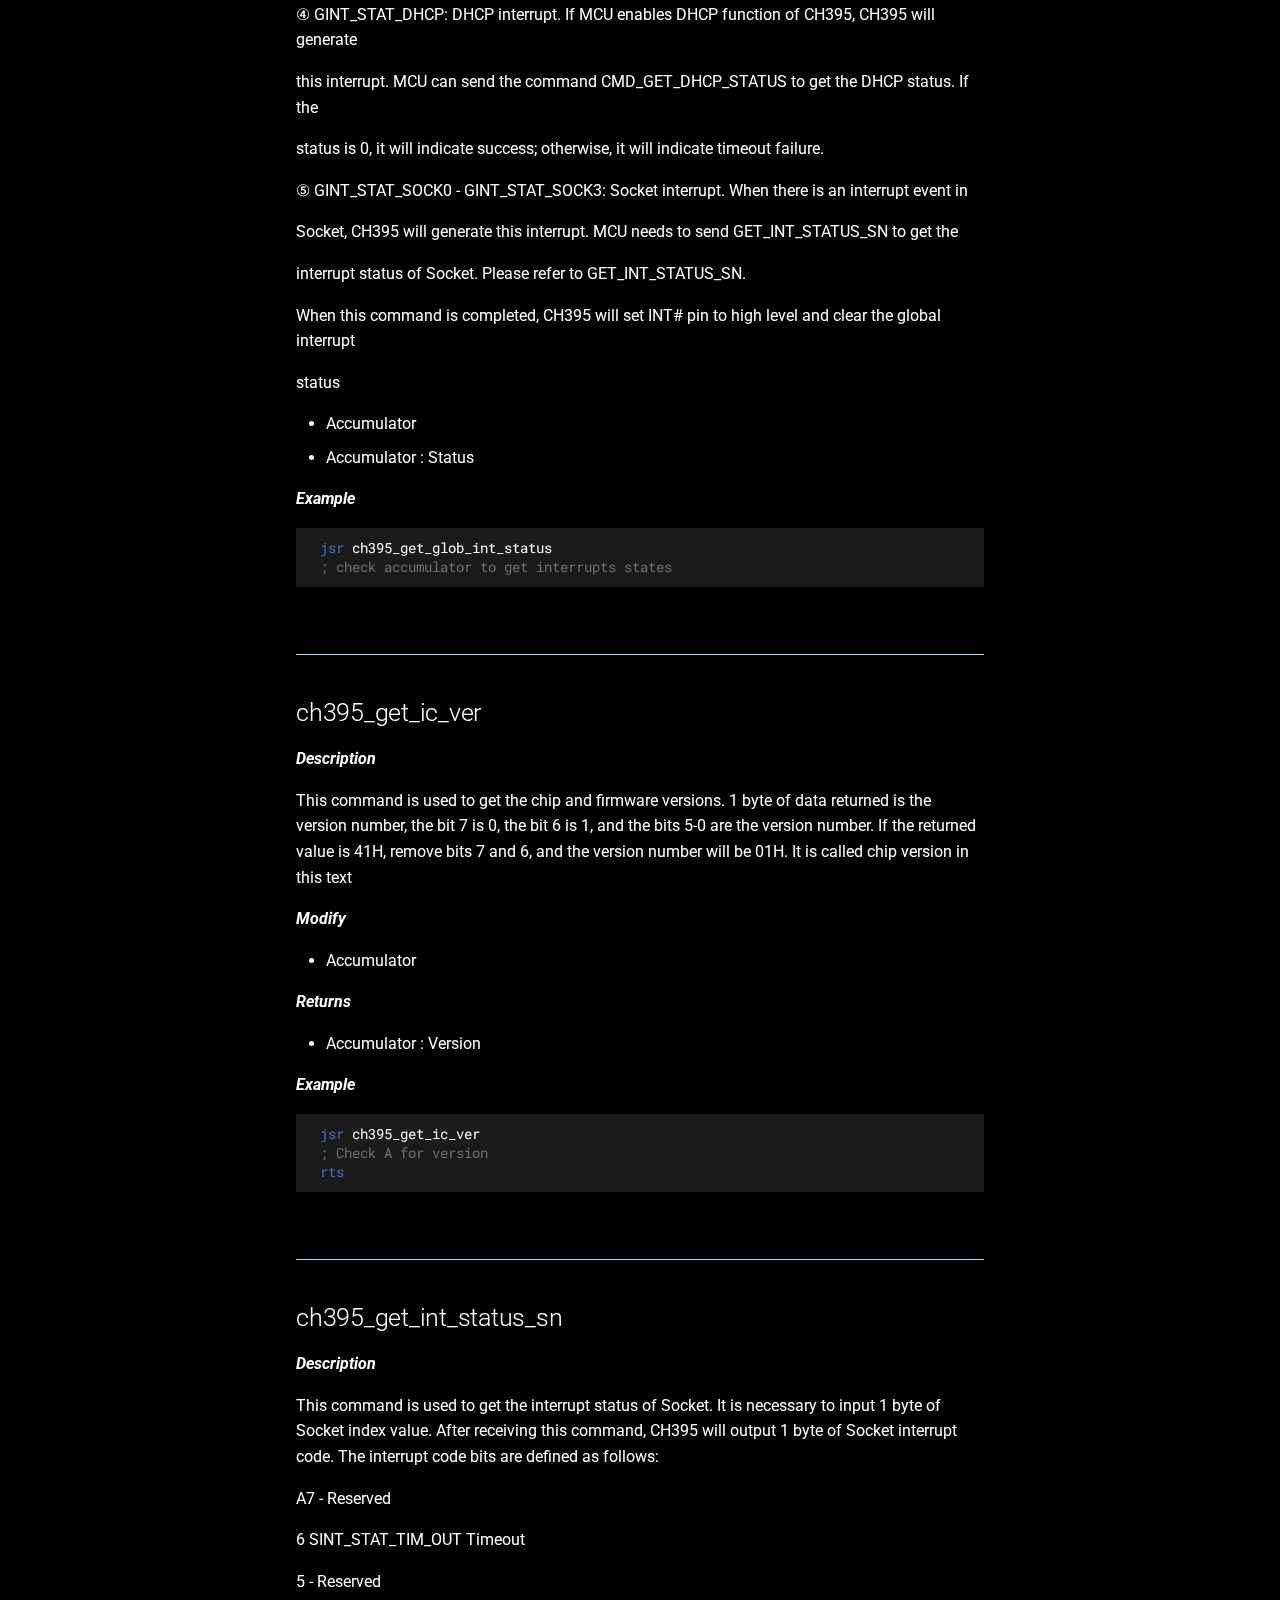
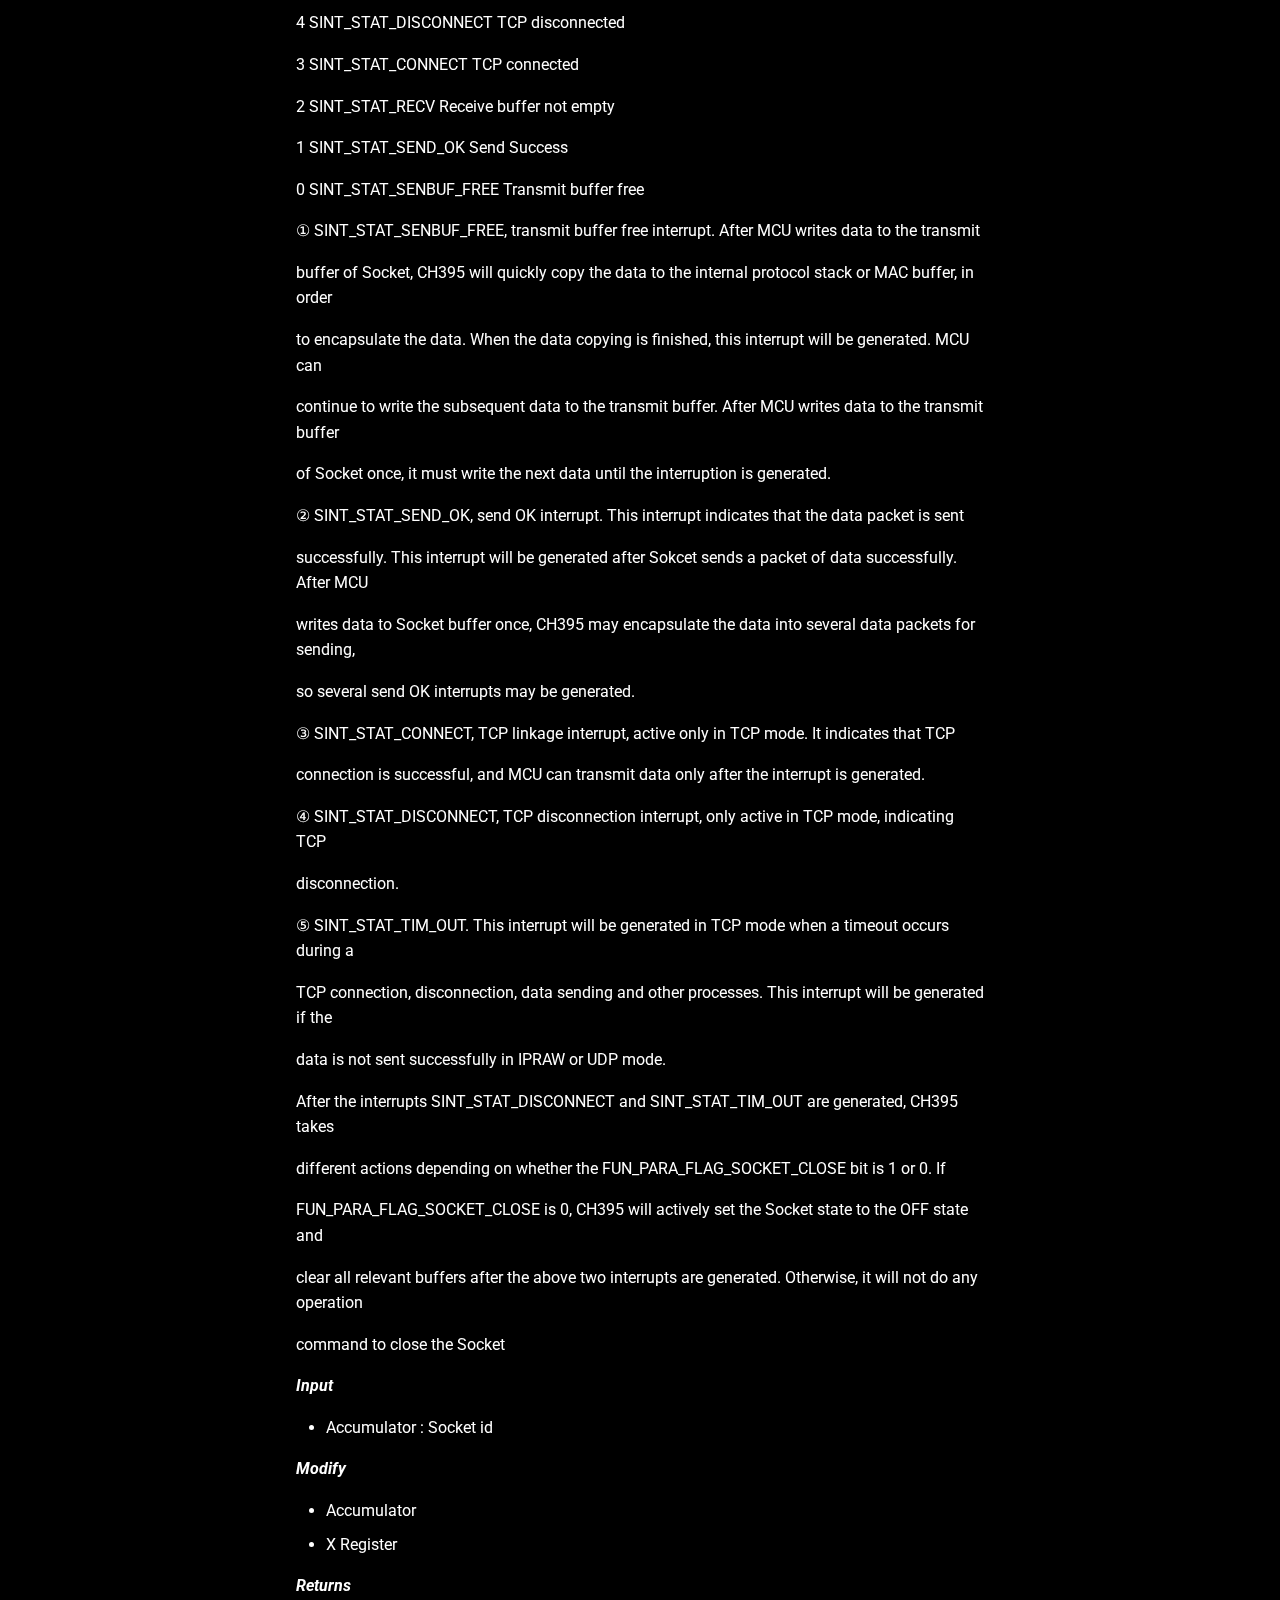
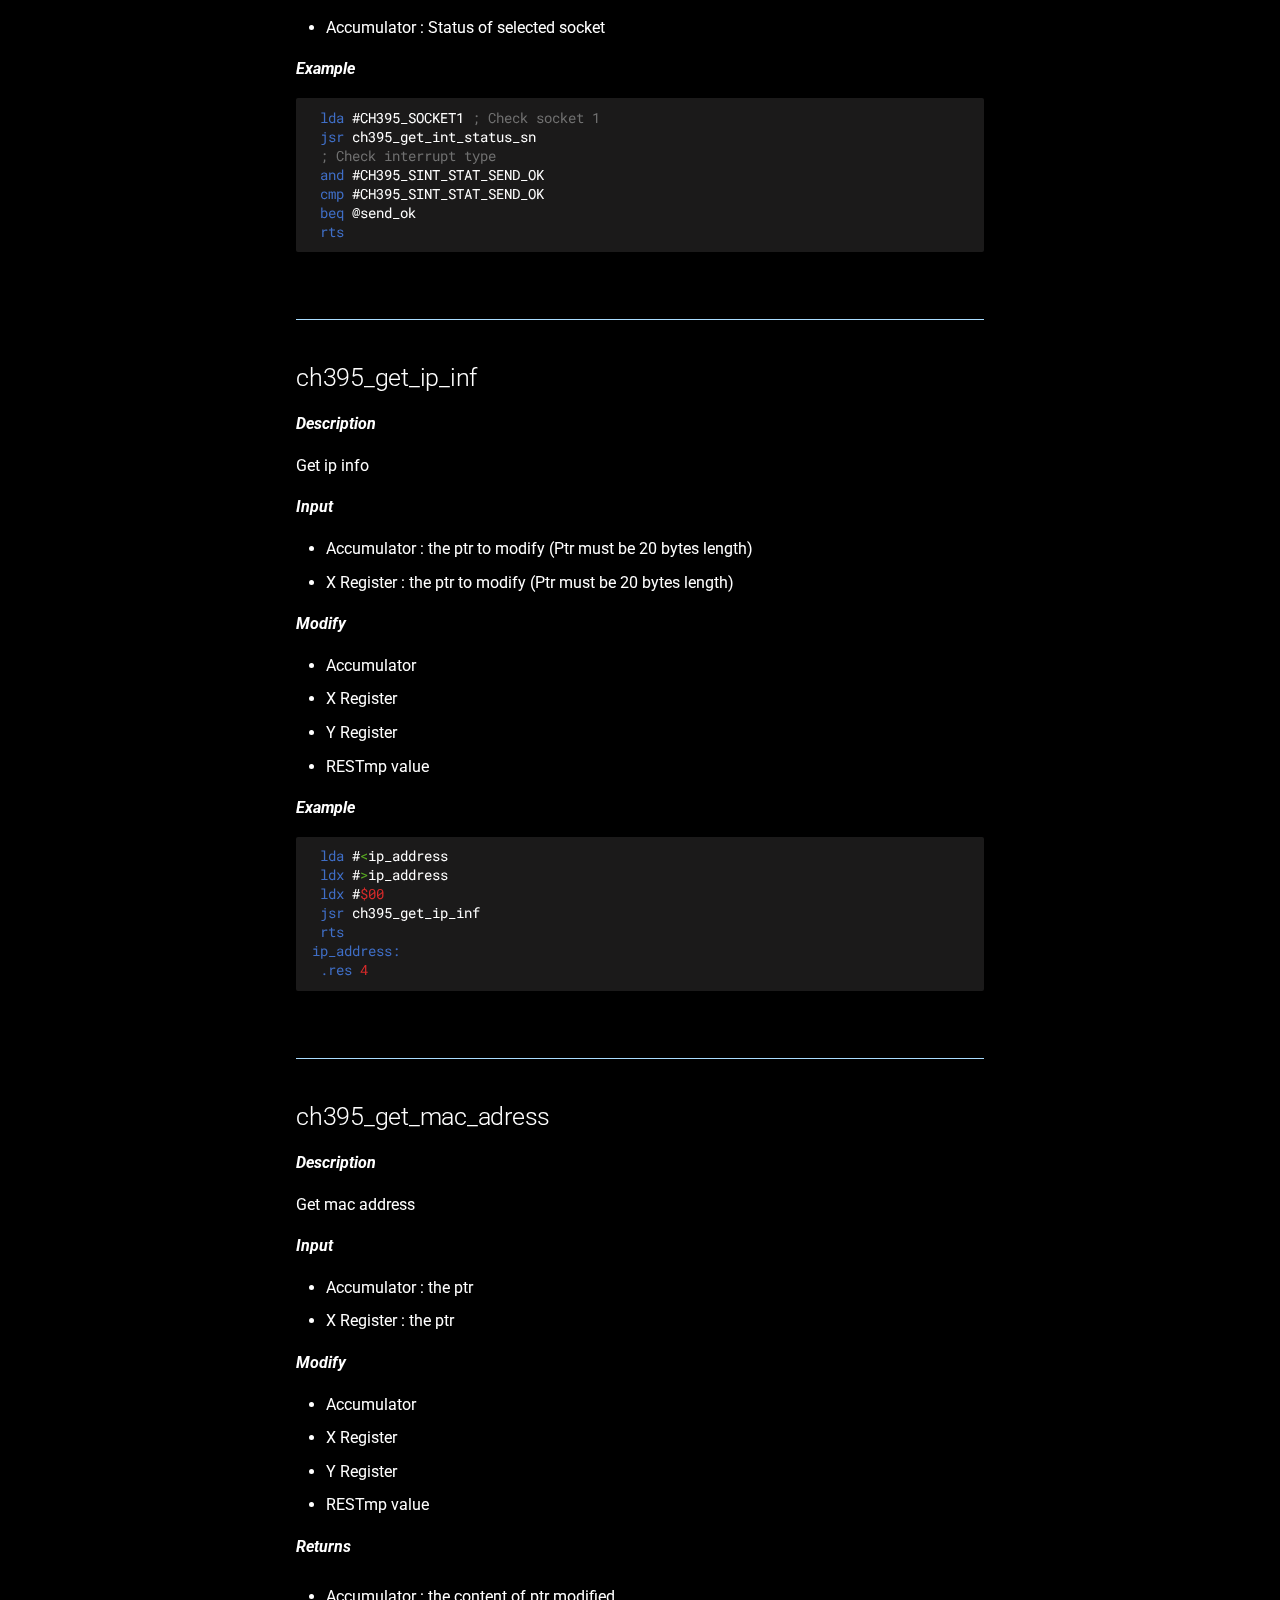
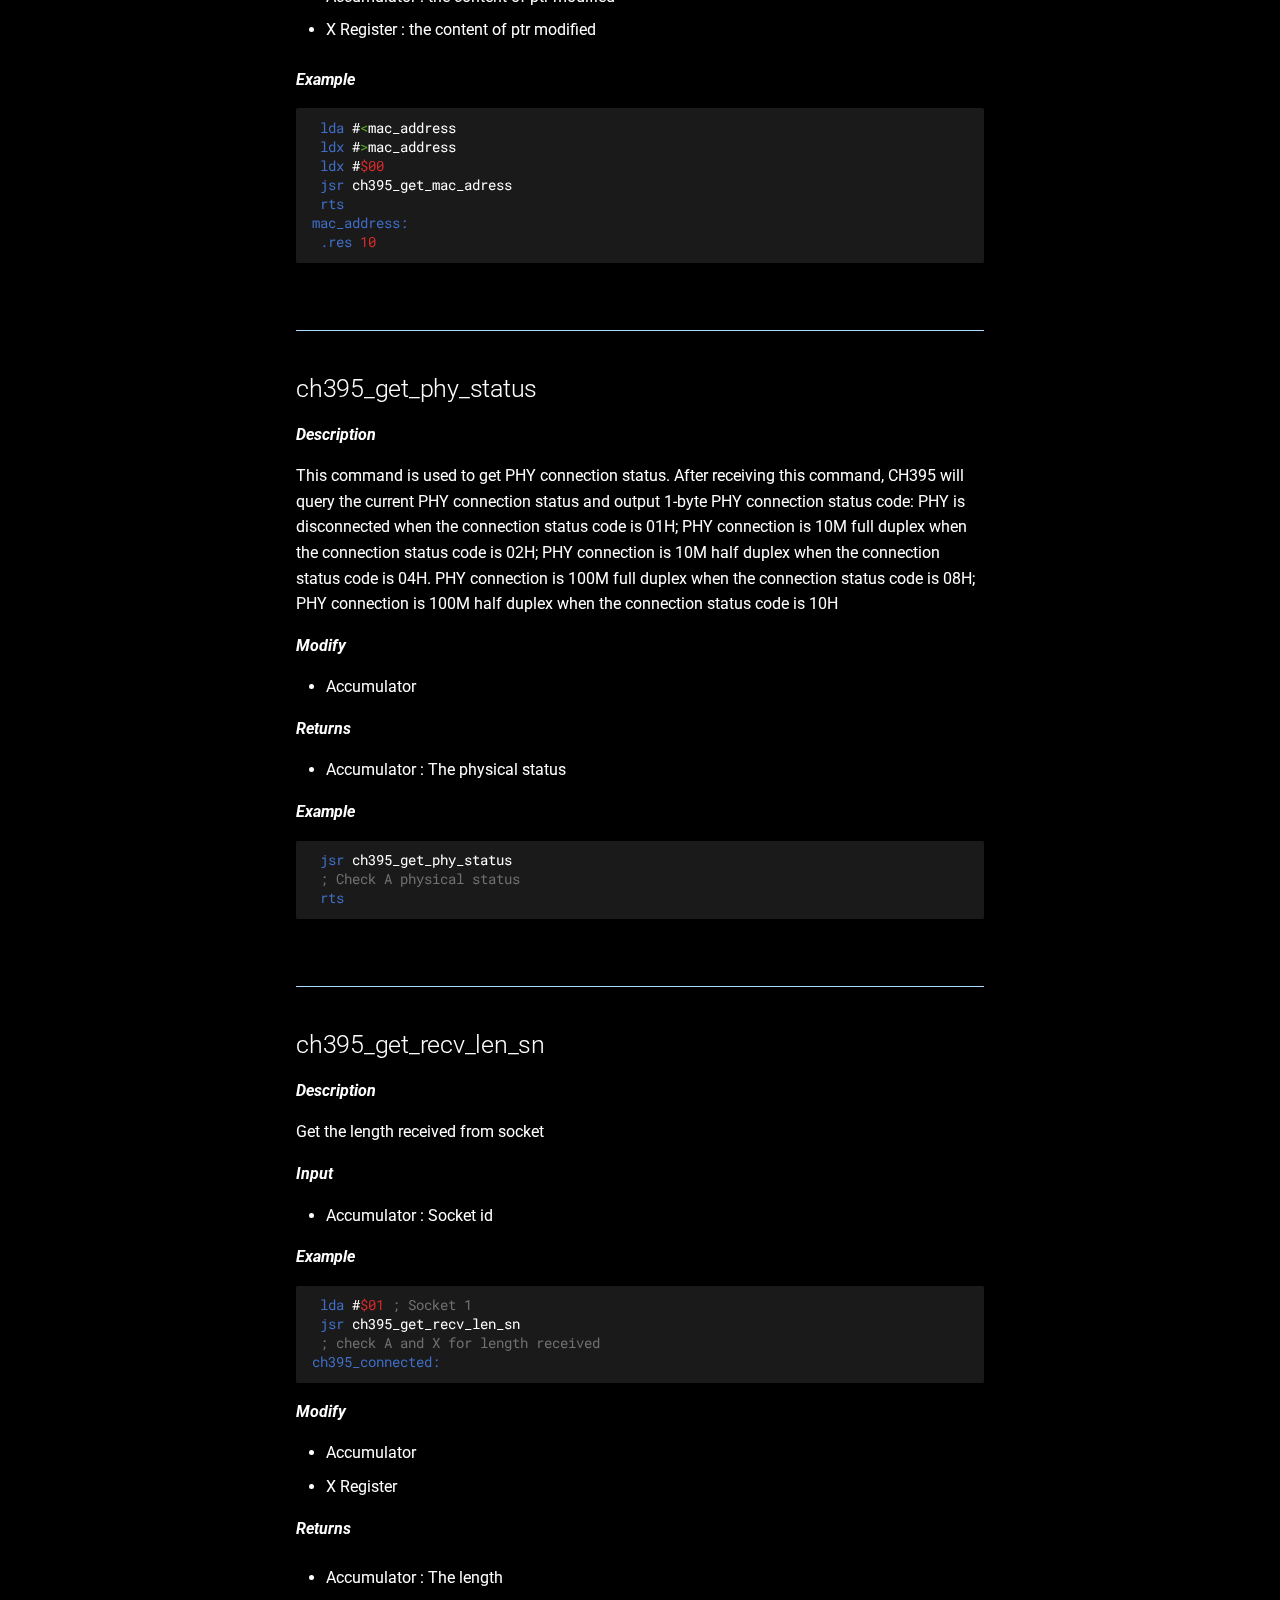
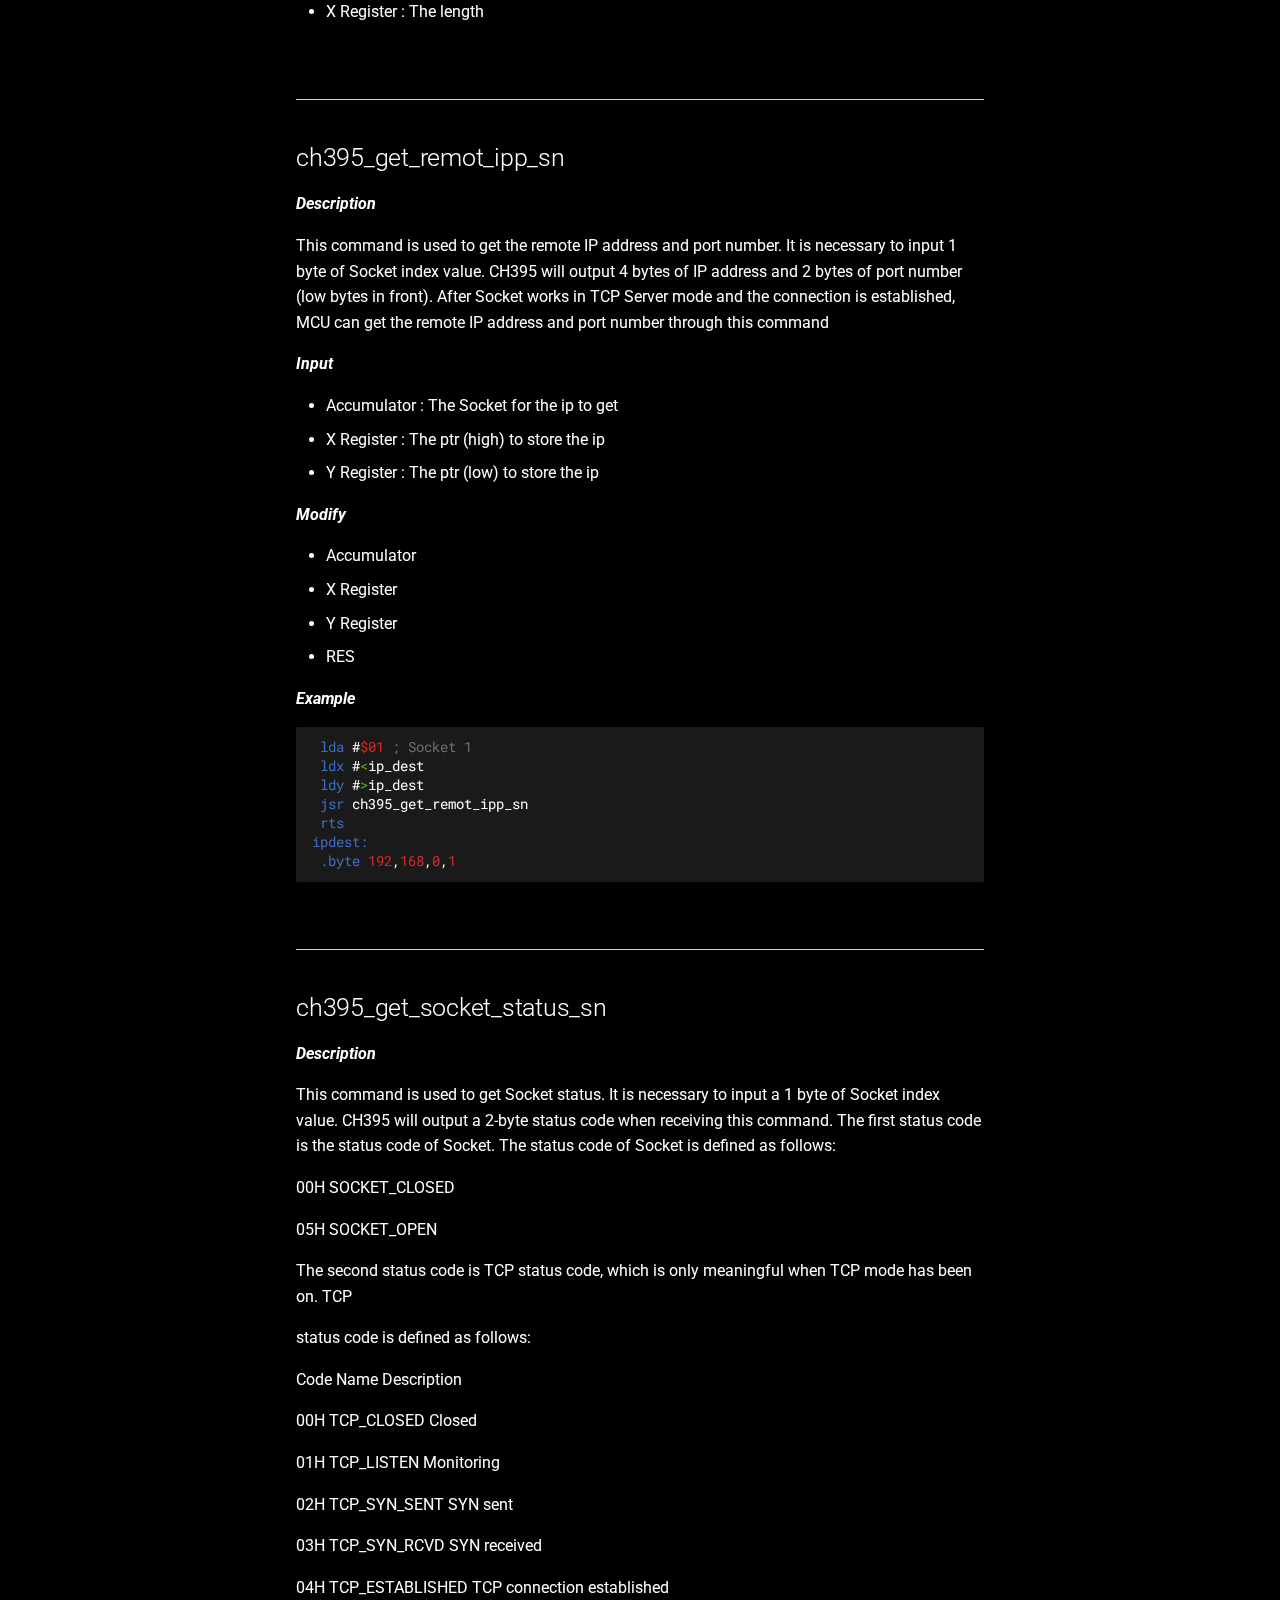
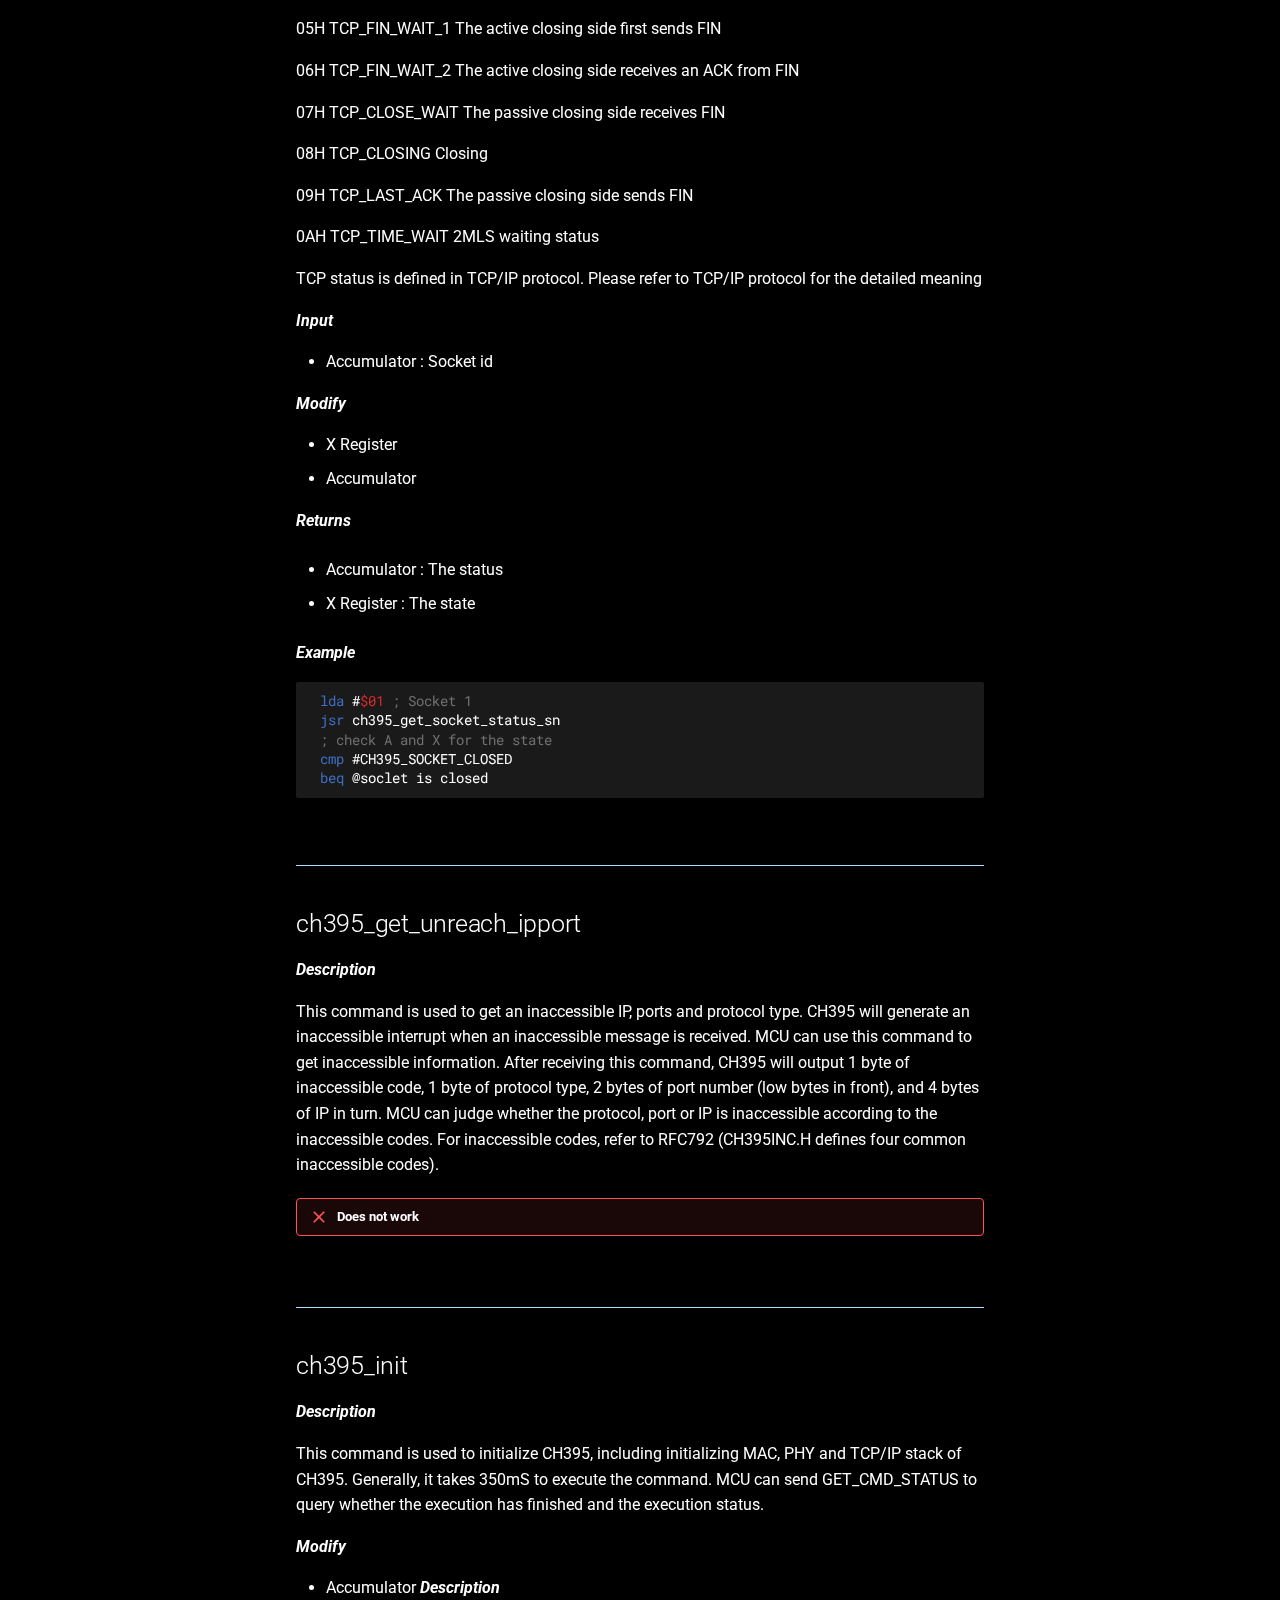
<file: docs/api/2024.4/assembly/index.html>
<!doctype html>
<html lang="en" class="no-js">
  <head>
    
      <meta charset="utf-8">
      <meta name="viewport" content="width=device-width,initial-scale=1">
      
      
      
      
      
      
      <link rel="icon" href="../../assets/images/favicon.png">
      <meta name="generator" content="mkdocs-1.6.1, mkdocs-material-9.5.40">
    
    
      
        <title>Assembly - CH395 LIB DOCUMENTATION</title>
      
    
    
      <link rel="stylesheet" href="../../assets/stylesheets/main.8c3ca2c6.min.css">
      
        
        <link rel="stylesheet" href="../../assets/stylesheets/palette.06af60db.min.css">
      
      


    
    
      
    
    
      
        
        
        <link rel="preconnect" href="https://fonts.gstatic.com" crossorigin>
        <link rel="stylesheet" href="https://fonts.googleapis.com/css?family=Roboto:300,300i,400,400i,700,700i%7CRoboto+Mono:400,400i,700,700i&display=fallback">
        <style>:root{--md-text-font:"Roboto";--md-code-font:"Roboto Mono"}</style>
      
    
    
      <link rel="stylesheet" href="../../stylesheets/extra.css">
    
    <script>__md_scope=new URL("../..",location),__md_hash=e=>[...e].reduce(((e,_)=>(e<<5)-e+_.charCodeAt(0)),0),__md_get=(e,_=localStorage,t=__md_scope)=>JSON.parse(_.getItem(t.pathname+"."+e)),__md_set=(e,_,t=localStorage,a=__md_scope)=>{try{t.setItem(a.pathname+"."+e,JSON.stringify(_))}catch(e){}}</script>
    
      

    
    
    
  </head>
  
  
    
    
    
    
    
    <body dir="ltr" data-md-color-scheme="default" data-md-color-primary="black" data-md-color-accent="indigo">
  
    
    <input class="md-toggle" data-md-toggle="drawer" type="checkbox" id="__drawer" autocomplete="off">
    <input class="md-toggle" data-md-toggle="search" type="checkbox" id="__search" autocomplete="off">
    <label class="md-overlay" for="__drawer"></label>
    <div data-md-component="skip">
      
        
        <a href="#assembly" class="md-skip">
          Skip to content
        </a>
      
    </div>
    <div data-md-component="announce">
      
    </div>
    
    
      

<header class="md-header" data-md-component="header">
  <nav class="md-header__inner md-grid" aria-label="Header">
    <a href="../.." title="CH395 LIB DOCUMENTATION" class="md-header__button md-logo" aria-label="CH395 LIB DOCUMENTATION" data-md-component="logo">
      
  
  <svg xmlns="http://www.w3.org/2000/svg" viewBox="0 0 24 24"><path d="M12 8a3 3 0 0 0 3-3 3 3 0 0 0-3-3 3 3 0 0 0-3 3 3 3 0 0 0 3 3m0 3.54C9.64 9.35 6.5 8 3 8v11c3.5 0 6.64 1.35 9 3.54 2.36-2.19 5.5-3.54 9-3.54V8c-3.5 0-6.64 1.35-9 3.54"/></svg>

    </a>
    <label class="md-header__button md-icon" for="__drawer">
      
      <svg xmlns="http://www.w3.org/2000/svg" viewBox="0 0 24 24"><path d="M3 6h18v2H3zm0 5h18v2H3zm0 5h18v2H3z"/></svg>
    </label>
    <div class="md-header__title" data-md-component="header-title">
      <div class="md-header__ellipsis">
        <div class="md-header__topic">
          <span class="md-ellipsis">
            CH395 LIB DOCUMENTATION
          </span>
        </div>
        <div class="md-header__topic" data-md-component="header-topic">
          <span class="md-ellipsis">
            
              Assembly
            
          </span>
        </div>
      </div>
    </div>
    
      
    
    
    
    
      <label class="md-header__button md-icon" for="__search">
        
        <svg xmlns="http://www.w3.org/2000/svg" viewBox="0 0 24 24"><path d="M9.5 3A6.5 6.5 0 0 1 16 9.5c0 1.61-.59 3.09-1.56 4.23l.27.27h.79l5 5-1.5 1.5-5-5v-.79l-.27-.27A6.52 6.52 0 0 1 9.5 16 6.5 6.5 0 0 1 3 9.5 6.5 6.5 0 0 1 9.5 3m0 2C7 5 5 7 5 9.5S7 14 9.5 14 14 12 14 9.5 12 5 9.5 5"/></svg>
      </label>
      <div class="md-search" data-md-component="search" role="dialog">
  <label class="md-search__overlay" for="__search"></label>
  <div class="md-search__inner" role="search">
    <form class="md-search__form" name="search">
      <input type="text" class="md-search__input" name="query" aria-label="Search" placeholder="Search" autocapitalize="off" autocorrect="off" autocomplete="off" spellcheck="false" data-md-component="search-query" required>
      <label class="md-search__icon md-icon" for="__search">
        
        <svg xmlns="http://www.w3.org/2000/svg" viewBox="0 0 24 24"><path d="M9.5 3A6.5 6.5 0 0 1 16 9.5c0 1.61-.59 3.09-1.56 4.23l.27.27h.79l5 5-1.5 1.5-5-5v-.79l-.27-.27A6.52 6.52 0 0 1 9.5 16 6.5 6.5 0 0 1 3 9.5 6.5 6.5 0 0 1 9.5 3m0 2C7 5 5 7 5 9.5S7 14 9.5 14 14 12 14 9.5 12 5 9.5 5"/></svg>
        
        <svg xmlns="http://www.w3.org/2000/svg" viewBox="0 0 24 24"><path d="M20 11v2H8l5.5 5.5-1.42 1.42L4.16 12l7.92-7.92L13.5 5.5 8 11z"/></svg>
      </label>
      <nav class="md-search__options" aria-label="Search">
        
        <button type="reset" class="md-search__icon md-icon" title="Clear" aria-label="Clear" tabindex="-1">
          
          <svg xmlns="http://www.w3.org/2000/svg" viewBox="0 0 24 24"><path d="M19 6.41 17.59 5 12 10.59 6.41 5 5 6.41 10.59 12 5 17.59 6.41 19 12 13.41 17.59 19 19 17.59 13.41 12z"/></svg>
        </button>
      </nav>
      
    </form>
    <div class="md-search__output">
      <div class="md-search__scrollwrap" tabindex="0" data-md-scrollfix>
        <div class="md-search-result" data-md-component="search-result">
          <div class="md-search-result__meta">
            Initializing search
          </div>
          <ol class="md-search-result__list" role="presentation"></ol>
        </div>
      </div>
    </div>
  </div>
</div>
    
    
  </nav>
  
</header>
    
    <div class="md-container" data-md-component="container">
      
      
        
          
            
<nav class="md-tabs" aria-label="Tabs" data-md-component="tabs">
  <div class="md-grid">
    <ul class="md-tabs__list">
      
        
  
  
  
    <li class="md-tabs__item">
      <a href="../.." class="md-tabs__link">
        
  
    
  
  Introduction

      </a>
    </li>
  

      
        
  
  
  
    
    
      
  
  
  
    
    
      <li class="md-tabs__item">
        <a href="../../2024.2/assembly/" class="md-tabs__link">
          
  
  Versions

        </a>
      </li>
    
  

    
  

      
    </ul>
  </div>
</nav>
          
        
      
      <main class="md-main" data-md-component="main">
        <div class="md-main__inner md-grid">
          
            
              
              <div class="md-sidebar md-sidebar--primary" data-md-component="sidebar" data-md-type="navigation" >
                <div class="md-sidebar__scrollwrap">
                  <div class="md-sidebar__inner">
                    


  


<nav class="md-nav md-nav--primary md-nav--lifted" aria-label="Navigation" data-md-level="0">
  <label class="md-nav__title" for="__drawer">
    <a href="../.." title="CH395 LIB DOCUMENTATION" class="md-nav__button md-logo" aria-label="CH395 LIB DOCUMENTATION" data-md-component="logo">
      
  
  <svg xmlns="http://www.w3.org/2000/svg" viewBox="0 0 24 24"><path d="M12 8a3 3 0 0 0 3-3 3 3 0 0 0-3-3 3 3 0 0 0-3 3 3 3 0 0 0 3 3m0 3.54C9.64 9.35 6.5 8 3 8v11c3.5 0 6.64 1.35 9 3.54 2.36-2.19 5.5-3.54 9-3.54V8c-3.5 0-6.64 1.35-9 3.54"/></svg>

    </a>
    CH395 LIB DOCUMENTATION
  </label>
  
  <ul class="md-nav__list" data-md-scrollfix>
    
      
      
  
  
  
  
    <li class="md-nav__item">
      <a href="../.." class="md-nav__link">
        
  
  <span class="md-ellipsis">
    Introduction
  </span>
  

      </a>
    </li>
  

    
      
      
  
  
  
  
    
    
    
      
      
    
    
    <li class="md-nav__item md-nav__item--nested">
      
        
        
        <input class="md-nav__toggle md-toggle " type="checkbox" id="__nav_2" >
        
          
          <label class="md-nav__link" for="__nav_2" id="__nav_2_label" tabindex="0">
            
  
  <span class="md-ellipsis">
    Versions
  </span>
  

            <span class="md-nav__icon md-icon"></span>
          </label>
        
        <nav class="md-nav" data-md-level="1" aria-labelledby="__nav_2_label" aria-expanded="false">
          <label class="md-nav__title" for="__nav_2">
            <span class="md-nav__icon md-icon"></span>
            Versions
          </label>
          <ul class="md-nav__list" data-md-scrollfix>
            
              
                
  
  
  
  
    
    
    
      
      
    
    
    <li class="md-nav__item md-nav__item--nested">
      
        
        
        <input class="md-nav__toggle md-toggle " type="checkbox" id="__nav_2_1" >
        
          
          <label class="md-nav__link" for="__nav_2_1" id="__nav_2_1_label" tabindex="0">
            
  
  <span class="md-ellipsis">
    2024.2
  </span>
  

            <span class="md-nav__icon md-icon"></span>
          </label>
        
        <nav class="md-nav" data-md-level="2" aria-labelledby="__nav_2_1_label" aria-expanded="false">
          <label class="md-nav__title" for="__nav_2_1">
            <span class="md-nav__icon md-icon"></span>
            2024.2
          </label>
          <ul class="md-nav__list" data-md-scrollfix>
            
              
                
  
  
  
  
    <li class="md-nav__item">
      <a href="../../2024.2/assembly/" class="md-nav__link">
        
  
  <span class="md-ellipsis">
    Assembly
  </span>
  

      </a>
    </li>
  

              
            
              
                
  
  
  
  
    <li class="md-nav__item">
      <a href="../../2024.2/c/" class="md-nav__link">
        
  
  <span class="md-ellipsis">
    C
  </span>
  

      </a>
    </li>
  

              
            
          </ul>
        </nav>
      
    </li>
  

              
            
              
                
  
  
  
  
    
    
    
      
      
    
    
    <li class="md-nav__item md-nav__item--nested">
      
        
        
        <input class="md-nav__toggle md-toggle " type="checkbox" id="__nav_2_2" >
        
          
          <label class="md-nav__link" for="__nav_2_2" id="__nav_2_2_label" tabindex="0">
            
  
  <span class="md-ellipsis">
    2024.1
  </span>
  

            <span class="md-nav__icon md-icon"></span>
          </label>
        
        <nav class="md-nav" data-md-level="2" aria-labelledby="__nav_2_2_label" aria-expanded="false">
          <label class="md-nav__title" for="__nav_2_2">
            <span class="md-nav__icon md-icon"></span>
            2024.1
          </label>
          <ul class="md-nav__list" data-md-scrollfix>
            
              
                
  
  
  
  
    <li class="md-nav__item">
      <a href="../../2024.1/assembly/" class="md-nav__link">
        
  
  <span class="md-ellipsis">
    Assembly
  </span>
  

      </a>
    </li>
  

              
            
              
                
  
  
  
  
    <li class="md-nav__item">
      <a href="../../2024.1/c/" class="md-nav__link">
        
  
  <span class="md-ellipsis">
    C
  </span>
  

      </a>
    </li>
  

              
            
          </ul>
        </nav>
      
    </li>
  

              
            
          </ul>
        </nav>
      
    </li>
  

    
  </ul>
</nav>
                  </div>
                </div>
              </div>
            
            
              
              <div class="md-sidebar md-sidebar--secondary" data-md-component="sidebar" data-md-type="toc" >
                <div class="md-sidebar__scrollwrap">
                  <div class="md-sidebar__inner">
                    

<nav class="md-nav md-nav--secondary" aria-label="Table of contents">
  
  
  
    
  
  
    <label class="md-nav__title" for="__toc">
      <span class="md-nav__icon md-icon"></span>
      Table of contents
    </label>
    <ul class="md-nav__list" data-md-component="toc" data-md-scrollfix>
      
        <li class="md-nav__item">
  <a href="#ch395_check_exist" class="md-nav__link">
    <span class="md-ellipsis">
      ch395_check_exist
    </span>
  </a>
  
</li>
      
        <li class="md-nav__item">
  <a href="#ch395_clear_recv_buf_sn" class="md-nav__link">
    <span class="md-ellipsis">
      ch395_clear_recv_buf_sn
    </span>
  </a>
  
</li>
      
        <li class="md-nav__item">
  <a href="#ch395_close_socket_sn" class="md-nav__link">
    <span class="md-ellipsis">
      ch395_close_socket_sn
    </span>
  </a>
  
</li>
      
        <li class="md-nav__item">
  <a href="#ch395_dhcp_enable" class="md-nav__link">
    <span class="md-ellipsis">
      ch395_dhcp_enable
    </span>
  </a>
  
</li>
      
        <li class="md-nav__item">
  <a href="#ch395_enter_sleep" class="md-nav__link">
    <span class="md-ellipsis">
      ch395_enter_sleep
    </span>
  </a>
  
</li>
      
        <li class="md-nav__item">
  <a href="#ch395_get_cmd_status" class="md-nav__link">
    <span class="md-ellipsis">
      ch395_get_cmd_status
    </span>
  </a>
  
</li>
      
        <li class="md-nav__item">
  <a href="#ch395_get_dhcp_status" class="md-nav__link">
    <span class="md-ellipsis">
      ch395_get_dhcp_status
    </span>
  </a>
  
</li>
      
        <li class="md-nav__item">
  <a href="#ch395_get_glob_int_status_all" class="md-nav__link">
    <span class="md-ellipsis">
      ch395_get_glob_int_status_all
    </span>
  </a>
  
</li>
      
        <li class="md-nav__item">
  <a href="#ch395_get_glob_int_status" class="md-nav__link">
    <span class="md-ellipsis">
      ch395_get_glob_int_status
    </span>
  </a>
  
</li>
      
        <li class="md-nav__item">
  <a href="#ch395_get_ic_ver" class="md-nav__link">
    <span class="md-ellipsis">
      ch395_get_ic_ver
    </span>
  </a>
  
</li>
      
        <li class="md-nav__item">
  <a href="#ch395_get_int_status_sn" class="md-nav__link">
    <span class="md-ellipsis">
      ch395_get_int_status_sn
    </span>
  </a>
  
</li>
      
        <li class="md-nav__item">
  <a href="#ch395_get_ip_inf" class="md-nav__link">
    <span class="md-ellipsis">
      ch395_get_ip_inf
    </span>
  </a>
  
</li>
      
        <li class="md-nav__item">
  <a href="#ch395_get_mac_adress" class="md-nav__link">
    <span class="md-ellipsis">
      ch395_get_mac_adress
    </span>
  </a>
  
</li>
      
        <li class="md-nav__item">
  <a href="#ch395_get_phy_status" class="md-nav__link">
    <span class="md-ellipsis">
      ch395_get_phy_status
    </span>
  </a>
  
</li>
      
        <li class="md-nav__item">
  <a href="#ch395_get_recv_len_sn" class="md-nav__link">
    <span class="md-ellipsis">
      ch395_get_recv_len_sn
    </span>
  </a>
  
</li>
      
        <li class="md-nav__item">
  <a href="#ch395_get_remot_ipp_sn" class="md-nav__link">
    <span class="md-ellipsis">
      ch395_get_remot_ipp_sn
    </span>
  </a>
  
</li>
      
        <li class="md-nav__item">
  <a href="#ch395_get_socket_status_sn" class="md-nav__link">
    <span class="md-ellipsis">
      ch395_get_socket_status_sn
    </span>
  </a>
  
</li>
      
        <li class="md-nav__item">
  <a href="#ch395_get_unreach_ipport" class="md-nav__link">
    <span class="md-ellipsis">
      ch395_get_unreach_ipport
    </span>
  </a>
  
</li>
      
        <li class="md-nav__item">
  <a href="#ch395_init" class="md-nav__link">
    <span class="md-ellipsis">
      ch395_init
    </span>
  </a>
  
</li>
      
        <li class="md-nav__item">
  <a href="#ch395_open_socket_sn" class="md-nav__link">
    <span class="md-ellipsis">
      ch395_open_socket_sn
    </span>
  </a>
  
</li>
      
        <li class="md-nav__item">
  <a href="#ch395_read_recv_buf_sn" class="md-nav__link">
    <span class="md-ellipsis">
      ch395_read_recv_buf_sn
    </span>
  </a>
  
</li>
      
        <li class="md-nav__item">
  <a href="#ch395_reset_all" class="md-nav__link">
    <span class="md-ellipsis">
      ch395_reset_all
    </span>
  </a>
  
</li>
      
        <li class="md-nav__item">
  <a href="#ch395_set_baudrate" class="md-nav__link">
    <span class="md-ellipsis">
      ch395_set_baudrate
    </span>
  </a>
  
</li>
      
        <li class="md-nav__item">
  <a href="#ch395_set_des_port_sn" class="md-nav__link">
    <span class="md-ellipsis">
      ch395_set_des_port_sn
    </span>
  </a>
  
</li>
      
        <li class="md-nav__item">
  <a href="#ch395_set_fun_para" class="md-nav__link">
    <span class="md-ellipsis">
      ch395_set_fun_para
    </span>
  </a>
  
</li>
      
        <li class="md-nav__item">
  <a href="#ch395_set_gwip_addr" class="md-nav__link">
    <span class="md-ellipsis">
      ch395_set_gwip_addr
    </span>
  </a>
  
</li>
      
        <li class="md-nav__item">
  <a href="#ch395_set_ip_addr" class="md-nav__link">
    <span class="md-ellipsis">
      ch395_set_ip_addr
    </span>
  </a>
  
</li>
      
        <li class="md-nav__item">
  <a href="#ch395_set_ip_addr_sn" class="md-nav__link">
    <span class="md-ellipsis">
      ch395_set_ip_addr_sn
    </span>
  </a>
  
</li>
      
        <li class="md-nav__item">
  <a href="#ch395_set_ipraw_pro_sn" class="md-nav__link">
    <span class="md-ellipsis">
      ch395_set_ipraw_pro_sn
    </span>
  </a>
  
</li>
      
        <li class="md-nav__item">
  <a href="#ch395_set_mac_adress" class="md-nav__link">
    <span class="md-ellipsis">
      ch395_set_mac_adress
    </span>
  </a>
  
</li>
      
        <li class="md-nav__item">
  <a href="#ch395_set_mac_filt" class="md-nav__link">
    <span class="md-ellipsis">
      ch395_set_mac_filt
    </span>
  </a>
  
</li>
      
        <li class="md-nav__item">
  <a href="#ch395_set_mask_addr" class="md-nav__link">
    <span class="md-ellipsis">
      ch395_set_mask_addr
    </span>
  </a>
  
</li>
      
        <li class="md-nav__item">
  <a href="#ch395_set_phy" class="md-nav__link">
    <span class="md-ellipsis">
      ch395_set_phy
    </span>
  </a>
  
</li>
      
        <li class="md-nav__item">
  <a href="#ch395_set_proto_type_sn" class="md-nav__link">
    <span class="md-ellipsis">
      ch395_set_proto_type_sn
    </span>
  </a>
  
</li>
      
        <li class="md-nav__item">
  <a href="#ch395_set_retran_count" class="md-nav__link">
    <span class="md-ellipsis">
      ch395_set_retran_count
    </span>
  </a>
  
</li>
      
        <li class="md-nav__item">
  <a href="#ch395_set_retran_period" class="md-nav__link">
    <span class="md-ellipsis">
      ch395_set_retran_period
    </span>
  </a>
  
</li>
      
        <li class="md-nav__item">
  <a href="#ch395_set_sour_port_sn" class="md-nav__link">
    <span class="md-ellipsis">
      ch395_set_sour_port_sn
    </span>
  </a>
  
</li>
      
        <li class="md-nav__item">
  <a href="#ch395_set_ttl" class="md-nav__link">
    <span class="md-ellipsis">
      ch395_set_ttl
    </span>
  </a>
  
</li>
      
        <li class="md-nav__item">
  <a href="#ch395_tcp_connect_sn" class="md-nav__link">
    <span class="md-ellipsis">
      ch395_tcp_connect_sn
    </span>
  </a>
  
</li>
      
        <li class="md-nav__item">
  <a href="#ch395_tcp_disconnect_sn" class="md-nav__link">
    <span class="md-ellipsis">
      ch395_tcp_disconnect_sn
    </span>
  </a>
  
</li>
      
        <li class="md-nav__item">
  <a href="#ch395_tcp_listen_sn" class="md-nav__link">
    <span class="md-ellipsis">
      ch395_tcp_listen_sn
    </span>
  </a>
  
</li>
      
        <li class="md-nav__item">
  <a href="#ch395_write_send_buf_sn" class="md-nav__link">
    <span class="md-ellipsis">
      ch395_write_send_buf_sn
    </span>
  </a>
  
</li>
      
    </ul>
  
</nav>
                  </div>
                </div>
              </div>
            
          
          
            <div class="md-content" data-md-component="content">
              <article class="md-content__inner md-typeset">
                
                  


<div><h1 id="assembly">Assembly</h1>
<hr>
<h2 id="ch395_check_exist">ch395_check_exist</h2>
<p><strong><em>Description</em></strong></p>
<p>This command is used to test the communication interface and working state to check whether CH395 is working properly. This command needs to input 1 byte of data, which can be any data. If CH395 is working properly, the output data of CH395 will be the bitwise reverse of the input data. For example, if the input data is 57H, the output data will be A8H.</p>
<p><strong><em>Modify</em></strong></p>
<ul>
<li>Accumulator </li>
</ul>
<p><strong><em>Returns</em></strong></p>
<ul>
<li>Accumulator : Returns '#CH395_DETECTED' if it exists</li>
</ul>
<p><strong><em>Example</em></strong></p>
<div class="highlight"><pre><span></span><code><span class="w"> </span><span class="k">jsr</span><span class="w"> </span><span class="n">ch395_check_exist</span>
<span class="w"> </span><span class="k">cmp</span><span class="w"> </span><span class="p">#</span><span class="n">CH395_DETECTED</span>
<span class="w"> </span><span class="k">beq</span><span class="w"> </span><span class="n">ch395_connected</span>
<span class="w"> </span><span class="k">rts</span>
<span class="nl">ch395_connected:</span>
</code></pre></div>
<hr>
<h2 id="ch395_clear_recv_buf_sn">ch395_clear_recv_buf_sn</h2>
<p><strong><em>Description</em></strong></p>
<p>This command is used to clear the Socket receive buffer. It is necessary to input 1 byte of Socket index value. Upon receiving this command, CH395 will reset the receiving length of this Socket, and the receiving pointer will point to the buffer head.</p>
<p><strong><em>Input</em></strong></p>
<ul>
<li>Accumulator : Socket id</li>
</ul>
<p><strong><em>Modify</em></strong></p>
<ul>
<li>Accumulator </li>
<li>Y Register </li>
</ul>
<p><strong><em>Example</em></strong></p>
<div class="highlight"><pre><span></span><code><span class="w"> </span><span class="k">lda</span><span class="w"> </span><span class="p">#</span><span class="n">CH395_SOCKET1</span><span class="w"> </span><span class="c1">; Socket ID</span>
<span class="w"> </span><span class="k">jsr</span><span class="w"> </span><span class="n">ch395_clear_recv_buf_sn</span>
</code></pre></div>
<hr>
<h2 id="ch395_close_socket_sn">ch395_close_socket_sn</h2>
<p><strong><em>Description</em></strong></p>
<p>This command is used to close Socket. It is necessary to input a 1 byte of Socket index value. After Socket is closed, the receive buffer and transmit buffer of Socket are emptied, but the configuration information is still reserved, and you just need to open the Socket again when using the Socket the next time. In TCP mode, CH395 will automatically disconnect TCP before turning off Socket.</p>
<p><strong><em>Input</em></strong></p>
<ul>
<li>Accumulator : The id of the socket to close</li>
</ul>
<p><strong><em>Modify</em></strong></p>
<ul>
<li>Y Register </li>
</ul>
<p><strong><em>Example</em></strong></p>
<div class="highlight"><pre><span></span><code><span class="w"> </span><span class="k">lda</span><span class="w"> </span><span class="p">#</span><span class="mh">$01</span><span class="w"> </span><span class="c1">; Socket ID</span>
<span class="w"> </span><span class="k">jsr</span><span class="w"> </span><span class="n">ch395_close_socket_sn</span>
</code></pre></div>
<hr>
<h2 id="ch395_dhcp_enable">ch395_dhcp_enable</h2>
<p><strong><em>Description</em></strong></p>
<p>This command is used to start or stop DHCP. It is necessary to input a 1-byte flag. If the flag is 1, it will indicate that DHCP is on; if the flag is 0, it will indicate that DHCP is off. CH395 must be initialized before DHCP is started. After DHCP is started, CH395 will broadcast DHCPDISCOVER message to the network to discover DHCP Server, request the address and other configuration parameters after finding DHCP Server, and then generate GINT_STAT_DHCP interrupt. MCU can send GET_DHCP_STATUS command to get DHCP status. If the status code is 0, it will indicate success, and MCU can send the command GET_IP_INF to get IP, MASK and other information. If the status code is 1, it will indicate error, which is generally caused by timeout, for example, no DHCP Server is found. DHCP is always in a working state after startup unless it receives a DHCP shutdown command from MCU. During this process, if DHCP Server reassigns a configuration to CH395 and the configuration is different from the original configuration, CH395 will still generate an interrupt. After timeout interrupt is generated, if DHCP Server is not found, CH395 will continue to send DHCPDISCOVER message at an interval of about 16 seconds. It takes about 20MS to execute this command. MCU can send GET_CMD_STATUS to query whether the execution has finished and the execution status</p>
<p><strong><em>Input</em></strong></p>
<ul>
<li>Accumulator : The mode to activate DHCP mode</li>
</ul>
<p><strong><em>Modify</em></strong></p>
<ul>
<li>X Register </li>
</ul>
<hr>
<h2 id="ch395_enter_sleep">ch395_enter_sleep</h2>
<p><strong><em>Description</em></strong></p>
<p>This command enables CH395 chip in a low-power sleep suspended state. When MCU writes a new command to CH395 (no data input command, such as CMD_GET_IC_VER), it will exit the low-power state. For the parallel port and SPI interface communication modes, active SCS chip selection will also cause CH395 to exit the low-power state, so MCU shall immediately disable the SCS chip selection after sending the command CMD_ENTER_SLEEP. In sleep state, MAC and PHY of CH395 will be in power off mode and disconnect Ethernet. Typically, it takes several milliseconds for CH395 to exit the low-power state.</p>
<div class="admonition failure">
<p class="admonition-title">Does not work</p>
</div>
<hr>
<h2 id="ch395_get_cmd_status">ch395_get_cmd_status</h2>
<p><strong><em>Description</em></strong></p>
<p>This command is used to get the command execution status. CH395 will output 1 byte of data, which is the command execution state. The command execution status is as follows:</p>
<p><strong><em>Example</em></strong></p>
<div class="highlight"><pre><span></span><code><span class="w"> </span><span class="k">jsr</span><span class="w"> </span><span class="n">ch395_get_cmd_status</span>
<span class="w"> </span><span class="c1">; Check A for STATUS</span>
<span class="w"> </span><span class="k">rts</span>
</code></pre></div>
<p><strong><em>Modify</em></strong></p>
<ul>
<li>Accumulator </li>
</ul>
<hr>
<h2 id="ch395_get_dhcp_status">ch395_get_dhcp_status</h2>
<p><strong><em>Description</em></strong></p>
<p>Get dhcp status</p>
<p><strong><em>Example</em></strong></p>
<div class="highlight"><pre><span></span><code><span class="w"> </span><span class="k">jsr</span><span class="w"> </span><span class="n">ch395_get_dhcp_status</span>
<span class="w"> </span><span class="c1">; Check A for dhcp status</span>
<span class="w"> </span><span class="k">rts</span>
</code></pre></div>
<p><strong><em>Modify</em></strong></p>
<ul>
<li>Accumulator </li>
</ul>
<hr>
<h2 id="ch395_get_glob_int_status_all">ch395_get_glob_int_status_all</h2>
<p><strong><em>Description</em></strong></p>
<p>This command is used to get the global interrupt status. CH395 will output 2 bytes of global interrupt status after receiving this command. Global interrupt status is defined as follows:</p>
<p><strong><em>Returns</em></strong></p>
<ul>
<li>Accumulator : int status state CH395_GINT_STAT_SOCK0 CH395_GINT_STAT_SOCK1 CH395_GINT_STAT_SOCK2 CH395_GINT_STAT_SOCK3 CH395_GINT_STAT_DHCP CH395_GINT_STAT_PHY_CHANGE CH395_GINT_STAT_IP_CONFLI CH395_GINT_STAT_UNREACH</li>
</ul>
<p><strong><em>Modify</em></strong></p>
<ul>
<li>Accumulator </li>
<li>
<p>X Register : int status state CH395_GINT_STAT_SOCK4 CH395_GINT_STAT_SOCK5 CH395_GINT_STAT_SOCK6 CH395_GINT_STAT_SOCK7</p>
</li>
<li>
<p>X Register </p>
</li>
</ul>
<p><strong><em>Example</em></strong></p>
<div class="highlight"><pre><span></span><code><span class="w"> </span><span class="k">jsr</span><span class="w"> </span><span class="n">ch395_get_glob_int_status_all</span>
<span class="w"> </span><span class="c1">; check accumulator to get interrupts states</span>
<span class="w"> </span><span class="c1">; check X to get interrupts states</span>
</code></pre></div>
<div class="admonition failure">
<p class="admonition-title">Does not work</p>
</div>
<hr>
<h2 id="ch395_get_glob_int_status">ch395_get_glob_int_status</h2>
<p><strong><em>Description</em></strong></p>
<p>This command is used to get the global interrupt status. CH395 will output 1 byte of global interrupt status after receiving this command. Global interrupt status is defined as follows:</p>
<p><strong><em>Returns</em></strong></p>
<ul>
<li>Accumulator : int status state CH395_GINT_STAT_SOCK0 CH395_GINT_STAT_SOCK1 CH395_GINT_STAT_SOCK2 CH395_GINT_STAT_SOCK3 CH395_GINT_STAT_DHCP CH395_GINT_STAT_PHY_CHANGE CH395_GINT_STAT_IP_CONFLI CH395_GINT_STAT_UNREACH</li>
</ul>
<p><strong><em>Modify</em></strong></p>
<ul>
<li>Accumulator 
Bit Name Description</li>
</ul>
<p>7 GINT_STAT_SOCK3 Socket3 interrupt</p>
<p>6 GINT_STAT_SOCK2 Socket2 interrupt</p>
<p>5 GINT_STAT_SOCK1 Socket1 interrupt</p>
<p>4 GINT_STAT_SOCK0 Socket0 interrupt</p>
<p>3 GINT_STAT_DHCP DHCP interrupt</p>
<p>2 GINT_STAT_PHY_CHANGE PHY status change interrupt</p>
<p>1 GINT_STAT_IP_CONFLI IP conflict</p>
<p>0 GINT_STAT_UNREACH Inaccessible interrupt</p>
<p>① GINT_STAT_UNREACH: Inaccessible interrupt. When CH395 receives ICMP inaccessible interrupt</p>
<p>message, it saves the IP address, port and protocol type of the inaccessible IP packet in the inaccessible</p>
<p>information table, and then generates an interrupt. When the MCU receives the interrupt, it can send the</p>
<p>command GET_UNREACH_IPPORT to get the inaccessible information.</p>
<p>② GINT_STAT_IP_CONFLI: IP conflict interrupt. This interrupt is generated when CH395 detects that its</p>
<p>IP address is the same as that of other network devices in the same network segment.</p>
<p>③ GINT_STAT_PHY_CHANGE: PHY change interrupt. This interrupt is generated when PHY connection</p>
<p>of CH395 changes, for example, PHY state changes from the connected state to the disconnected state or</p>
<p>from the disconnected state to the connected state. MCU can send GET_PHY_STATUS command to get</p>
<p>the current PHY connection status.</p>
<p>④ GINT_STAT_DHCP: DHCP interrupt. If MCU enables DHCP function of CH395, CH395 will generate</p>
<p>this interrupt. MCU can send the command CMD_GET_DHCP_STATUS to get the DHCP status. If the</p>
<p>status is 0, it will indicate success; otherwise, it will indicate timeout failure.</p>
<p>⑤ GINT_STAT_SOCK0 - GINT_STAT_SOCK3: Socket interrupt. When there is an interrupt event in</p>
<p>Socket, CH395 will generate this interrupt. MCU needs to send GET_INT_STATUS_SN to get the</p>
<p>interrupt status of Socket. Please refer to GET_INT_STATUS_SN.</p>
<p>When this command is completed, CH395 will set INT# pin to high level and clear the global interrupt</p>
<p>status</p>
<ul>
<li>Accumulator </li>
<li>Accumulator : Status </li>
</ul>
<p><strong><em>Example</em></strong></p>
<div class="highlight"><pre><span></span><code><span class="w"> </span><span class="k">jsr</span><span class="w"> </span><span class="n">ch395_get_glob_int_status</span>
<span class="w"> </span><span class="c1">; check accumulator to get interrupts states</span>
</code></pre></div>
<hr>
<h2 id="ch395_get_ic_ver">ch395_get_ic_ver</h2>
<p><strong><em>Description</em></strong></p>
<p>This command is used to get the chip and firmware versions. 1 byte of data returned is the version number, the bit 7 is 0, the bit 6 is 1, and the bits 5-0 are the version number. If the returned value is 41H, remove bits 7 and 6, and the version number will be 01H. It is called chip version in this text</p>
<p><strong><em>Modify</em></strong></p>
<ul>
<li>Accumulator </li>
</ul>
<p><strong><em>Returns</em></strong></p>
<ul>
<li>Accumulator : Version </li>
</ul>
<p><strong><em>Example</em></strong></p>
<div class="highlight"><pre><span></span><code><span class="w"> </span><span class="k">jsr</span><span class="w"> </span><span class="n">ch395_get_ic_ver</span>
<span class="w"> </span><span class="c1">; Check A for version</span>
<span class="w"> </span><span class="k">rts</span>
</code></pre></div>
<hr>
<h2 id="ch395_get_int_status_sn">ch395_get_int_status_sn</h2>
<p><strong><em>Description</em></strong></p>
<p>This command is used to get the interrupt status of Socket. It is necessary to input 1 byte of Socket index value. After receiving this command, CH395 will output 1 byte of Socket interrupt code. The interrupt code bits are defined as follows:</p>
<p>A7 - Reserved</p>
<p>6 SINT_STAT_TIM_OUT Timeout</p>
<p>5 - Reserved</p>
<p>4 SINT_STAT_DISCONNECT TCP disconnected</p>
<p>3 SINT_STAT_CONNECT TCP connected</p>
<p>2 SINT_STAT_RECV Receive buffer not empty</p>
<p>1 SINT_STAT_SEND_OK Send Success</p>
<p>0 SINT_STAT_SENBUF_FREE Transmit buffer free</p>
<p>① SINT_STAT_SENBUF_FREE, transmit buffer free interrupt. After MCU writes data to the transmit</p>
<p>buffer of Socket, CH395 will quickly copy the data to the internal protocol stack or MAC buffer, in order</p>
<p>to encapsulate the data. When the data copying is finished, this interrupt will be generated. MCU can</p>
<p>continue to write the subsequent data to the transmit buffer. After MCU writes data to the transmit buffer</p>
<p>of Socket once, it must write the next data until the interruption is generated.</p>
<p>② SINT_STAT_SEND_OK, send OK interrupt. This interrupt indicates that the data packet is sent</p>
<p>successfully. This interrupt will be generated after Sokcet sends a packet of data successfully. After MCU</p>
<p>writes data to Socket buffer once, CH395 may encapsulate the data into several data packets for sending,</p>
<p>so several send OK interrupts may be generated.</p>
<p>③ SINT_STAT_CONNECT, TCP linkage interrupt, active only in TCP mode. It indicates that TCP</p>
<p>connection is successful, and MCU can transmit data only after the interrupt is generated.</p>
<p>④ SINT_STAT_DISCONNECT, TCP disconnection interrupt, only active in TCP mode, indicating TCP</p>
<p>disconnection.</p>
<p>⑤ SINT_STAT_TIM_OUT. This interrupt will be generated in TCP mode when a timeout occurs during a</p>
<p>TCP connection, disconnection, data sending and other processes. This interrupt will be generated if the</p>
<p>data is not sent successfully in IPRAW or UDP mode.</p>
<p>After the interrupts SINT_STAT_DISCONNECT and SINT_STAT_TIM_OUT are generated, CH395 takes</p>
<p>different actions depending on whether the FUN_PARA_FLAG_SOCKET_CLOSE bit is 1 or 0. If</p>
<p>FUN_PARA_FLAG_SOCKET_CLOSE is 0, CH395 will actively set the Socket state to the OFF state and</p>
<p>clear all relevant buffers after the above two interrupts are generated. Otherwise, it will not do any operation</p>
<p>command to close the Socket</p>
<p><strong><em>Input</em></strong></p>
<ul>
<li>Accumulator : Socket id</li>
</ul>
<p><strong><em>Modify</em></strong></p>
<ul>
<li>Accumulator </li>
<li>X Register </li>
</ul>
<p><strong><em>Returns</em></strong></p>
<ul>
<li>Accumulator : Status of selected socket</li>
</ul>
<p><strong><em>Example</em></strong></p>
<div class="highlight"><pre><span></span><code><span class="w"> </span><span class="k">lda</span><span class="w"> </span><span class="p">#</span><span class="n">CH395_SOCKET1</span><span class="w"> </span><span class="c1">; Check socket 1</span>
<span class="w"> </span><span class="k">jsr</span><span class="w"> </span><span class="n">ch395_get_int_status_sn</span>
<span class="w"> </span><span class="c1">; Check interrupt type</span>
<span class="w"> </span><span class="k">and</span><span class="w"> </span><span class="p">#</span><span class="n">CH395_SINT_STAT_SEND_OK</span>
<span class="w"> </span><span class="k">cmp</span><span class="w"> </span><span class="p">#</span><span class="n">CH395_SINT_STAT_SEND_OK</span>
<span class="w"> </span><span class="k">beq</span><span class="w"> </span><span class="n">@send_ok</span>
<span class="w"> </span><span class="k">rts</span>
</code></pre></div>
<hr>
<h2 id="ch395_get_ip_inf">ch395_get_ip_inf</h2>
<p><strong><em>Description</em></strong></p>
<p>Get ip info</p>
<p><strong><em>Input</em></strong></p>
<ul>
<li>Accumulator : the ptr to modify (Ptr must be 20 bytes length)</li>
<li>X Register : the ptr to modify (Ptr must be 20 bytes length)</li>
</ul>
<p><strong><em>Modify</em></strong></p>
<ul>
<li>Accumulator </li>
<li>X Register </li>
<li>Y Register </li>
<li>RESTmp value</li>
</ul>
<p><strong><em>Example</em></strong></p>
<div class="highlight"><pre><span></span><code><span class="w"> </span><span class="k">lda</span><span class="w"> </span><span class="p">#</span><span class="o">&lt;</span><span class="n">ip_address</span>
<span class="w"> </span><span class="k">ldx</span><span class="w"> </span><span class="p">#</span><span class="o">&gt;</span><span class="n">ip_address</span>
<span class="w"> </span><span class="k">ldx</span><span class="w"> </span><span class="p">#</span><span class="mh">$00</span>
<span class="w"> </span><span class="k">jsr</span><span class="w"> </span><span class="n">ch395_get_ip_inf</span>
<span class="w"> </span><span class="k">rts</span>
<span class="nl">ip_address:</span>
<span class="w"> </span><span class="kp">.res</span><span class="w"> </span><span class="mi">4</span>
</code></pre></div>
<hr>
<h2 id="ch395_get_mac_adress">ch395_get_mac_adress</h2>
<p><strong><em>Description</em></strong></p>
<p>Get mac address</p>
<p><strong><em>Input</em></strong></p>
<ul>
<li>Accumulator : the ptr</li>
<li>X Register : the ptr</li>
</ul>
<p><strong><em>Modify</em></strong></p>
<ul>
<li>Accumulator </li>
<li>X Register </li>
<li>Y Register </li>
<li>RESTmp value</li>
</ul>
<p><strong><em>Returns</em></strong></p>
<ul>
<li>
<p>Accumulator : the content of ptr modified</p>
</li>
<li>
<p>X Register : the content of ptr modified</p>
</li>
</ul>
<p><strong><em>Example</em></strong></p>
<div class="highlight"><pre><span></span><code><span class="w"> </span><span class="k">lda</span><span class="w"> </span><span class="p">#</span><span class="o">&lt;</span><span class="n">mac_address</span>
<span class="w"> </span><span class="k">ldx</span><span class="w"> </span><span class="p">#</span><span class="o">&gt;</span><span class="n">mac_address</span>
<span class="w"> </span><span class="k">ldx</span><span class="w"> </span><span class="p">#</span><span class="mh">$00</span>
<span class="w"> </span><span class="k">jsr</span><span class="w"> </span><span class="n">ch395_get_mac_adress</span>
<span class="w"> </span><span class="k">rts</span>
<span class="nl">mac_address:</span>
<span class="w"> </span><span class="kp">.res</span><span class="w"> </span><span class="mi">10</span>
</code></pre></div>
<hr>
<h2 id="ch395_get_phy_status">ch395_get_phy_status</h2>
<p><strong><em>Description</em></strong></p>
<p>This command is used to get PHY connection status. After receiving this command, CH395 will query the current PHY connection status and output 1-byte PHY connection status code: PHY is disconnected when the connection status code is 01H; PHY connection is 10M full duplex when the connection status code is 02H; PHY connection is 10M half duplex when the connection status code is 04H. PHY connection is 100M full duplex when the connection status code is 08H; PHY connection is 100M half duplex when the connection status code is 10H</p>
<p><strong><em>Modify</em></strong></p>
<ul>
<li>Accumulator </li>
</ul>
<p><strong><em>Returns</em></strong></p>
<ul>
<li>Accumulator : The physical status</li>
</ul>
<p><strong><em>Example</em></strong></p>
<div class="highlight"><pre><span></span><code><span class="w"> </span><span class="k">jsr</span><span class="w"> </span><span class="n">ch395_get_phy_status</span>
<span class="w"> </span><span class="c1">; Check A physical status</span>
<span class="w"> </span><span class="k">rts</span>
</code></pre></div>
<hr>
<h2 id="ch395_get_recv_len_sn">ch395_get_recv_len_sn</h2>
<p><strong><em>Description</em></strong></p>
<p>Get the length received from socket</p>
<p><strong><em>Input</em></strong></p>
<ul>
<li>Accumulator : Socket id</li>
</ul>
<p><strong><em>Example</em></strong></p>
<div class="highlight"><pre><span></span><code><span class="w"> </span><span class="k">lda</span><span class="w"> </span><span class="p">#</span><span class="mh">$01</span><span class="w"> </span><span class="c1">; Socket 1</span>
<span class="w"> </span><span class="k">jsr</span><span class="w"> </span><span class="n">ch395_get_recv_len_sn</span>
<span class="w"> </span><span class="c1">; check A and X for length received</span>
<span class="nl">ch395_connected:</span>
</code></pre></div>
<p><strong><em>Modify</em></strong></p>
<ul>
<li>Accumulator </li>
<li>X Register </li>
</ul>
<p><strong><em>Returns</em></strong></p>
<ul>
<li>
<p>Accumulator : The length</p>
</li>
<li>
<p>X Register : The length</p>
</li>
</ul>
<hr>
<h2 id="ch395_get_remot_ipp_sn">ch395_get_remot_ipp_sn</h2>
<p><strong><em>Description</em></strong></p>
<p>This command is used to get the remote IP address and port number. It is necessary to input 1 byte of Socket index value. CH395 will output 4 bytes of IP address and 2 bytes of port number (low bytes in front). After Socket works in TCP Server mode and the connection is established, MCU can get the remote IP address and port number through this command</p>
<p><strong><em>Input</em></strong></p>
<ul>
<li>Accumulator : The Socket for the ip to get</li>
<li>X Register : The ptr (high) to store the ip</li>
<li>Y Register : The ptr (low) to store the ip</li>
</ul>
<p><strong><em>Modify</em></strong></p>
<ul>
<li>Accumulator </li>
<li>X Register </li>
<li>Y Register </li>
<li>RES</li>
</ul>
<p><strong><em>Example</em></strong></p>
<div class="highlight"><pre><span></span><code><span class="w"> </span><span class="k">lda</span><span class="w"> </span><span class="p">#</span><span class="mh">$01</span><span class="w"> </span><span class="c1">; Socket 1</span>
<span class="w"> </span><span class="k">ldx</span><span class="w"> </span><span class="p">#</span><span class="o">&lt;</span><span class="n">ip_dest</span>
<span class="w"> </span><span class="k">ldy</span><span class="w"> </span><span class="p">#</span><span class="o">&gt;</span><span class="n">ip_dest</span>
<span class="w"> </span><span class="k">jsr</span><span class="w"> </span><span class="n">ch395_get_remot_ipp_sn</span>
<span class="w"> </span><span class="k">rts</span>
<span class="nl">ipdest:</span>
<span class="w"> </span><span class="kp">.byte</span><span class="w"> </span><span class="mi">192</span><span class="p">,</span><span class="mi">168</span><span class="p">,</span><span class="mi">0</span><span class="p">,</span><span class="mi">1</span>
</code></pre></div>
<hr>
<h2 id="ch395_get_socket_status_sn">ch395_get_socket_status_sn</h2>
<p><strong><em>Description</em></strong></p>
<p>This command is used to get Socket status. It is necessary to input a 1 byte of Socket index value. CH395 will output a 2-byte status code when receiving this command. The first status code is the status code of Socket. The status code of Socket is defined as follows:</p>
<p>00H SOCKET_CLOSED</p>
<p>05H SOCKET_OPEN</p>
<p>The second status code is TCP status code, which is only meaningful when TCP mode has been on. TCP</p>
<p>status code is defined as follows:</p>
<p>Code Name Description</p>
<p>00H TCP_CLOSED Closed</p>
<p>01H TCP_LISTEN Monitoring</p>
<p>02H TCP_SYN_SENT SYN sent</p>
<p>03H TCP_SYN_RCVD SYN received</p>
<p>04H TCP_ESTABLISHED TCP connection established</p>
<p>05H TCP_FIN_WAIT_1 The active closing side first sends FIN</p>
<p>06H TCP_FIN_WAIT_2 The active closing side receives an ACK from FIN</p>
<p>07H TCP_CLOSE_WAIT The passive closing side receives FIN</p>
<p>08H TCP_CLOSING Closing</p>
<p>09H TCP_LAST_ACK The passive closing side sends FIN</p>
<p>0AH TCP_TIME_WAIT 2MLS waiting status</p>
<p>TCP status is defined in TCP/IP protocol. Please refer to TCP/IP protocol for the detailed meaning</p>
<p><strong><em>Input</em></strong></p>
<ul>
<li>Accumulator : Socket id</li>
</ul>
<p><strong><em>Modify</em></strong></p>
<ul>
<li>X Register </li>
<li>Accumulator </li>
</ul>
<p><strong><em>Returns</em></strong></p>
<ul>
<li>
<p>Accumulator : The status</p>
</li>
<li>
<p>X Register : The state</p>
</li>
</ul>
<p><strong><em>Example</em></strong></p>
<div class="highlight"><pre><span></span><code><span class="w"> </span><span class="k">lda</span><span class="w"> </span><span class="p">#</span><span class="mh">$01</span><span class="w"> </span><span class="c1">; Socket 1</span>
<span class="w"> </span><span class="k">jsr</span><span class="w"> </span><span class="n">ch395_get_socket_status_sn</span>
<span class="w"> </span><span class="c1">; check A and X for the state</span>
<span class="w"> </span><span class="k">cmp</span><span class="w"> </span><span class="p">#</span><span class="n">CH395_SOCKET_CLOSED</span>
<span class="w"> </span><span class="k">beq</span><span class="w"> </span><span class="n">@soclet</span><span class="w"> </span><span class="n">is</span><span class="w"> </span><span class="n">closed</span>
</code></pre></div>
<hr>
<h2 id="ch395_get_unreach_ipport">ch395_get_unreach_ipport</h2>
<p><strong><em>Description</em></strong></p>
<p>This command is used to get an inaccessible IP, ports and protocol type. CH395 will generate an inaccessible interrupt when an inaccessible message is received. MCU can use this command to get inaccessible information. After receiving this command, CH395 will output 1 byte of inaccessible code, 1 byte of protocol type, 2 bytes of port number (low bytes in front), and 4 bytes of IP in turn. MCU can judge whether the protocol, port or IP is inaccessible according to the inaccessible codes. For inaccessible codes, refer to RFC792 (CH395INC.H defines four common inaccessible codes).</p>
<div class="admonition failure">
<p class="admonition-title">Does not work</p>
</div>
<hr>
<h2 id="ch395_init">ch395_init</h2>
<p><strong><em>Description</em></strong></p>
<p>This command is used to initialize CH395, including initializing MAC, PHY and TCP/IP stack of CH395. Generally, it takes 350mS to execute the command. MCU can send GET_CMD_STATUS to query whether the execution has finished and the execution status.</p>
<p><strong><em>Modify</em></strong></p>
<ul>
<li>Accumulator 
<strong><em>Description</em></strong></li>
</ul>
<p>Reset ch395</p>
<p><strong><em>Example</em></strong></p>
<div class="highlight"><pre><span></span><code><span class="w"> </span><span class="k">jsr</span><span class="w"> </span><span class="n">ch395_init</span>
<span class="w"> </span><span class="c1">; Wait a bit</span>
</code></pre></div>
<hr>
<h2 id="ch395_open_socket_sn">ch395_open_socket_sn</h2>
<p><strong><em>Description</em></strong></p>
<p>This command is used to open Socket and use the necessary steps of Socket. It is necessary to input 1 byte of Socket index value. After sending this command, MCU shall send GET_CMD_STATUS to query the command execution status. After opening Socket in UDP, IPRAW or MACRAW mode and returning successfully, data transmission can be performed. Before this command is sent, necessary settings must be made for destination IP, protocol type, source port, destination port, etc. Please refer to 8.3 Application Reference Steps for detailed steps.</p>
<p><strong><em>Input</em></strong></p>
<ul>
<li>Accumulator : Socket id</li>
</ul>
<p><strong><em>Modify</em></strong></p>
<ul>
<li>Y Register </li>
</ul>
<hr>
<h2 id="ch395_read_recv_buf_sn">ch395_read_recv_buf_sn</h2>
<p><strong><em>Description</em></strong></p>
<p>This command is used to read data from Socket receive buffer. It is necessary to input 1 byte of Socket index value and 2 bytes of length (low bytes in front). CH395 will output several bytes of data stream based on the length value. In actual application, the command RECV_LEN_SN can be firstly sent to get the actual effective length of the current buffer. The length of the read data can be less than the actual effective length of the buffer, the unread data is still reserved in the receive buffer, and MCU can continue to read through this command. In MACRAW mode, the processing modes are different. In MACRAW mode, the receive buffer is a frame buffer, which can cache only 1 frame of Ethernet data. After CH395 processes the command READ_RECV_BUF_SN, Socket0 receive buffer will be cleared, so MCU shall read all valid data of the buffer at a time.</p>
<p><strong><em>Input</em></strong></p>
<ul>
<li>Accumulator : Socket id</li>
<li>Y Register : Length low</li>
<li>X Register : length high</li>
<li>RES : ptr to fill</li>
</ul>
<p><strong><em>Modify</em></strong></p>
<ul>
<li>RESBtmp value</li>
</ul>
<hr>
<h2 id="ch395_reset_all">ch395_reset_all</h2>
<p><strong><em>Description</em></strong></p>
<p>This command enables CH395 to perform a hardware reset. Typically, hardware reset is completed within 50mS.</p>
<p><strong><em>Example</em></strong></p>
<div class="highlight"><pre><span></span><code><span class="w"> </span><span class="k">jsr</span><span class="w"> </span><span class="n">ch395_reset_all</span>
<span class="w"> </span><span class="c1">; Wait a bit</span>
</code></pre></div>
<hr>
<h2 id="ch395_set_baudrate">ch395_set_baudrate</h2>
<p><strong><em>Description</em></strong></p>
<p>This command is used to set the baud rate of CH395 for serial communication. When CH395 works in serial communication mode, the default communication baud rate is set by the level combination of SDO, SDI and SCK pins (refer to Section 6.4 of this datasheet) after reset. When these pins are suspended, the baud rate is 9600bps by default. If MCU supports high communication speed, the serial communication baud rate can be dynamically regulated through this command. This command requires the input of three data, namely, baudrate coefficient 0, baud rate coefficient 1 and baud rate coefficient 2. The following table shows the corresponding relationship with baud rates.</p>
<hr>
<h2 id="ch395_set_des_port_sn">ch395_set_des_port_sn</h2>
<p><strong><em>Description</em></strong></p>
<p>This command is used to set the Socket destination port. It is necessary to input 1 byte of Socket index value and 2 bytes of destination port (the low bytes are in front). When Socket works in UDP or TCP Client mode, this value must be set.</p>
<p><strong><em>Input</em></strong></p>
<ul>
<li>Accumulator : Socketid </li>
<li>Y Register : Low int</li>
<li>X Register : high int</li>
</ul>
<p><strong><em>Modify</em></strong></p>
<ul>
<li>REStmp</li>
</ul>
<p><strong><em>Example</em></strong></p>
<div class="highlight"><pre><span></span><code><span class="w"> </span><span class="k">lda</span><span class="w"> </span><span class="p">#</span><span class="mh">$01</span>
<span class="w"> </span><span class="k">ldy</span><span class="w"> </span><span class="p">#</span><span class="mi">80</span>
<span class="w"> </span><span class="k">ldx</span><span class="w"> </span><span class="p">#</span><span class="mh">$00</span>
<span class="w"> </span><span class="k">jsr</span><span class="w"> </span><span class="n">ch395_set_des_port_sn</span>
<span class="w"> </span><span class="k">rts</span>
</code></pre></div>
<hr>
<h2 id="ch395_set_fun_para">ch395_set_fun_para</h2>
<p><strong><em>Description</em></strong></p>
<p>Set fun para</p>
<p><strong><em>Input</em></strong></p>
<ul>
<li>Accumulator : Value </li>
</ul>
<p><strong><em>Modify</em></strong></p>
<ul>
<li>Y Register </li>
<li>Accumulator </li>
</ul>
<hr>
<h2 id="ch395_set_gwip_addr">ch395_set_gwip_addr</h2>
<p><strong><em>Description</em></strong></p>
<p>This command is used to set the gateway address for CH395. It is necessary to input 4 bytes of IP address</p>
<div class="admonition failure">
<p class="admonition-title">Does not work</p>
</div>
<hr>
<h2 id="ch395_set_ip_addr">ch395_set_ip_addr</h2>
<p><strong><em>Description</em></strong></p>
<p>This command is used to set IP address for CH395. It is necessary to input 4 bytes of IP address, with low bytes of IP in front. For all commands including IP input or output in this datasheet, IP low bytes are in front. This will not be explained below</p>
<div class="admonition failure">
<p class="admonition-title">Does not work</p>
</div>
<hr>
<h2 id="ch395_set_ip_addr_sn">ch395_set_ip_addr_sn</h2>
<p><strong><em>Description</em></strong></p>
<p>This command is used to set the destination IP address of Socket. It is necessary to input 1 byte of Socket index value and 4 bytes of destination IP address. When Socket works in IPRAW, UDP, or TCP Client mode, 0the destination IP must be set before the command CMD_OPEN_SOCKET_SN is sent</p>
<p><strong><em>Input</em></strong></p>
<ul>
<li>Accumulator : Socket id</li>
<li>Y Register : low ptr ip</li>
<li>X Register : high ptr ip</li>
</ul>
<p><strong><em>Modify</em></strong></p>
<ul>
<li>REStmp</li>
</ul>
<hr>
<h2 id="ch395_set_ipraw_pro_sn">ch395_set_ipraw_pro_sn</h2>
<p><strong><em>Description</em></strong></p>
<p>Set ipraw protocol on socket</p>
<p><strong><em>Input</em></strong></p>
<ul>
<li>Accumulator : Socket id</li>
<li>X Register : the mode proto</li>
</ul>
<p><strong><em>Modify</em></strong></p>
<ul>
<li>Y Register </li>
</ul>
<hr>
<h2 id="ch395_set_mac_adress">ch395_set_mac_adress</h2>
<p><strong><em>Description</em></strong></p>
<p>This command is used to set MAC address for CH395. It is necessary to input 6 bytes of MAC, with low bytes of MAC address in front. CH395 chip will store MAC address in the internal EEPROM. It will take 100mS to execute this command.MAC address assigned by IEEE has been burned when CH395 chip is delivered. If it is not necessary, please do not set MAC address</p>
<p><strong><em>Input</em></strong></p>
<ul>
<li>Accumulator : Low ptr mac adress</li>
<li>X Register : High ptr mac adress</li>
</ul>
<p><strong><em>Modify</em></strong></p>
<ul>
<li>Accumulator </li>
<li>Y Register </li>
<li>RESTmp</li>
</ul>
<hr>
<h2 id="ch395_set_mac_filt">ch395_set_mac_filt</h2>
<div class="admonition failure">
<p class="admonition-title">Does not work</p>
</div>
<hr>
<h2 id="ch395_set_mask_addr">ch395_set_mask_addr</h2>
<p><strong><em>Description</em></strong></p>
<p>This command is used to set the subnet mask for CH395. It is necessary to input 4 bytes of mask for this command. It is 255.255.255.0 by default and may not be set</p>
<div class="admonition failure">
<p class="admonition-title">Does not work</p>
</div>
<hr>
<h2 id="ch395_set_phy">ch395_set_phy</h2>
<p><strong><em>Description</em></strong></p>
<p>This command is used to set Ethernet PHY connection mode of CH395. The connection mode is automated negotiation mode by default. This command needs to input 1 byte of data, which is the connection mode code: Disconnect PHY when the connection mode code is 01H; PHY is 10M full duplex when the connection mode code is 02H; PHY is 10M half duplex when the connection mode code is 04H; PHY is 100M full duplex when the connection mode code is 08H; PHY is 100M half duplex when the connection mode code is 10H; PHY is automated negotiation when the connection mode code is 20H. When CH395 receives this command, it will reset MAC and PHY and reconnect according to the newly set connection mode. If Ethernet is already connected, it will be disconnected and reconnected.</p>
<div class="admonition failure">
<p class="admonition-title">Does not work</p>
</div>
<hr>
<h2 id="ch395_set_proto_type_sn">ch395_set_proto_type_sn</h2>
<p><strong><em>Description</em></strong></p>
<p>This command is used to set the working mode of Socket. It is necessary to input 1 byte of Socket index value and 1 byte of working mode. The working mode is defined as follows:</p>
<p>Code Name Description</p>
<p>03H PROTO_TYPE_TCP TCP mode</p>
<p>02H PROTO_TYPE_UDP UDP mode</p>
<p>01H PROTO_TYPE_MAC_RAW MAC original message mode</p>
<p>00H PROTO_TYPE_IP_RAW IP original message mode</p>
<p>This command must be executed before CMD_OPEN_SOCKET_SN. Refer to 8.3 Application Reference</p>
<p>Steps for detailed steps.</p>
<p><strong><em>Input</em></strong></p>
<ul>
<li>Accumulator : Socket id</li>
<li>X Register : Proto mode</li>
</ul>
<p><strong><em>Modify</em></strong></p>
<ul>
<li>Y Register tmp</li>
</ul>
<p><strong><em>Example</em></strong></p>
<div class="highlight"><pre><span></span><code><span class="w"> </span><span class="k">lda</span><span class="w"> </span><span class="p">#</span><span class="mh">$00</span><span class="w"> </span><span class="c1">; Socket</span>
<span class="w"> </span><span class="k">ldx</span><span class="w"> </span><span class="p">#</span><span class="n">CH395_PROTO_TYPE_TCP</span>
<span class="w"> </span><span class="k">jsr</span><span class="w"> </span><span class="n">ch395_set_proto_type_sn</span>
</code></pre></div>
<hr>
<h2 id="ch395_set_retran_count">ch395_set_retran_count</h2>
<p><strong><em>Description</em></strong></p>
<p>This command is used to set the number of retries. It is necessary to input 1 byte of number of retries. The allowable maximum value is 20. If the input data is more than 20, it will be processed as 20. The default number of retries is 12, and retries are only valid in TCP mode.</p>
<p><strong><em>Input</em></strong></p>
<ul>
<li>Accumulator : Retran period</li>
</ul>
<p><strong><em>Modify</em></strong></p>
<ul>
<li>X Register </li>
</ul>
<hr>
<h2 id="ch395_set_retran_period">ch395_set_retran_period</h2>
<p><strong><em>Description</em></strong></p>
<p>This command is used to set the retry cycle. It is necessary to input 2 bytes of number of cycles of (with low bytes in front) in milliseconds. The allowable maximum value is 1000. The total retry time is N * M, N is the number of retries, and M is the retry cycle. The default retry cycle is 500MS and retries are only valid in TCP mode.</p>
<p><strong><em>Input</em></strong></p>
<ul>
<li>Accumulator : Period </li>
<li>X Register : Period </li>
</ul>
<p><strong><em>Modify</em></strong></p>
<ul>
<li>Y Register </li>
</ul>
<p><strong><em>Example</em></strong></p>
<div class="highlight"><pre><span></span><code><span class="w"> </span><span class="k">lda</span><span class="w"> </span><span class="p">#</span><span class="mh">$FF</span>
<span class="w"> </span><span class="k">ldx</span><span class="w"> </span><span class="p">#</span><span class="mh">$FF</span>
<span class="w"> </span><span class="k">jsr</span><span class="w"> </span><span class="n">ch395_retran_period</span>
<span class="w"> </span><span class="k">rts</span>
</code></pre></div>
<hr>
<h2 id="ch395_set_sour_port_sn">ch395_set_sour_port_sn</h2>
<p><strong><em>Description</em></strong></p>
<p>This command is used to set the source port of Socket. It is necessary to input 1 byte of Socket index value and 2 bytes of source port (low bytes in front). If two or more Sockets are in the same mode, the source port numbers must not be the same. For example, Socket 0 is in UDP mode, the source port number is 600, and Socket 1 is also in UDP mode. The source port number 600 cannot be used again, otherwise it may cause the0 opening failure.</p>
<p><strong><em>Input</em></strong></p>
<ul>
<li>Accumulator : Socket id</li>
<li>Y Register : Low port</li>
<li>X Register : High port</li>
</ul>
<p><strong><em>Modify</em></strong></p>
<ul>
<li>RES</li>
</ul>
<hr>
<h2 id="ch395_set_ttl">ch395_set_ttl</h2>
<p><strong><em>Description</em></strong></p>
<p>This command is used to set Socket TTL. It is necessary to input 1 byte of Socket index value and 1 byte of TTL value. It shall be set after the Socket is opened, and the maximum value is 128</p>
<p><strong><em>Input</em></strong></p>
<ul>
<li>Accumulator : Socket ID</li>
<li>X Register : TTL value</li>
</ul>
<p><strong><em>Modify</em></strong></p>
<ul>
<li>Y Register </li>
</ul>
<hr>
<h2 id="ch395_tcp_connect_sn">ch395_tcp_connect_sn</h2>
<p><strong><em>Description</em></strong></p>
<p>Performs tcp connect</p>
<p><strong><em>Input</em></strong></p>
<ul>
<li>Accumulator : Socket id</li>
</ul>
<hr>
<h2 id="ch395_tcp_disconnect_sn">ch395_tcp_disconnect_sn</h2>
<p><strong><em>Input</em></strong></p>
<ul>
<li>Accumulator : Socket id</li>
</ul>
<hr>
<h2 id="ch395_tcp_listen_sn">ch395_tcp_listen_sn</h2>
<p><strong><em>Description</em></strong></p>
<p>This command is only valid in TCP mode, enabling the Socket to be in the monitoring mode, namely, TCP Server mode. It is necessary to input a 1 byte of Socket index value. This command must be executed after OPEN_SOCKET_SN. After sending this command, MCU shall send GET_CMD_STATUS to query the 0command execution status. In TCP Server mode, the Socket will always detect connection events, and the interrupt SINT_STAT_CONNECT will be generated until the connection is successful. Only one connection can be 0established for each Socket. If an eligible connection event is received again, Socket will send TCP RESET to the remote end tried to be connected.</p>
<hr>
<h2 id="ch395_write_send_buf_sn">ch395_write_send_buf_sn</h2>
<p><strong><em>Description</em></strong></p>
<p>This command is used to write data to Socket transmit buffer. It is necessary to input 1 byte of Socket index value, 2 bytes of length (low bytes in front) and several bytes of data stream. The length of input data must not be larger than the size of transmit buffer. However, in MACRAW mode, the maximum length of input data can only be 1514, and any redundant data will be discarded. After the external MCU writes the data, CH395 will encapsulate the data packet according to the working mode of Socket, and then send it. Before MCU receives SINT_STAT_SENBUF_FREE, it is not allowed to write data into Socket transmit buffer again</p>
<p><strong><em>Input</em></strong></p>
<ul>
<li>Accumulator : Socket ID</li>
<li>Y Register : Low length</li>
<li>X Register : High length</li>
<li>RESB : Adress ptr to read</li>
</ul>
<p><strong><em>Modify</em></strong></p>
<ul>
<li>RESTmp</li>
</ul>
<p><strong><em>Example</em></strong></p>
<div class="highlight"><pre><span></span><code>
</code></pre></div></div>







  
    
  
  


  <aside class="md-source-file">
    
      
  <span class="md-source-file__fact">
    <span class="md-icon" title="Last update">
      <svg xmlns="http://www.w3.org/2000/svg" viewBox="0 0 24 24"><path d="M21 13.1c-.1 0-.3.1-.4.2l-1 1 2.1 2.1 1-1c.2-.2.2-.6 0-.8l-1.3-1.3c-.1-.1-.2-.2-.4-.2m-1.9 1.8-6.1 6V23h2.1l6.1-6.1zM12.5 7v5.2l4 2.4-1 1L11 13V7zM11 21.9c-5.1-.5-9-4.8-9-9.9C2 6.5 6.5 2 12 2c5.3 0 9.6 4.1 10 9.3-.3-.1-.6-.2-1-.2s-.7.1-1 .2C19.6 7.2 16.2 4 12 4c-4.4 0-8 3.6-8 8 0 4.1 3.1 7.5 7.1 7.9l-.1.2z"/></svg>
    </span>
    2024-12-07
  </span>

    
    
    
    
  </aside>





                
              </article>
            </div>
          
          
  <script>var tabs=__md_get("__tabs");if(Array.isArray(tabs))e:for(var set of document.querySelectorAll(".tabbed-set")){var labels=set.querySelector(".tabbed-labels");for(var tab of tabs)for(var label of labels.getElementsByTagName("label"))if(label.innerText.trim()===tab){var input=document.getElementById(label.htmlFor);input.checked=!0;continue e}}</script>

<script>var target=document.getElementById(location.hash.slice(1));target&&target.name&&(target.checked=target.name.startsWith("__tabbed_"))</script>
        </div>
        
          <button type="button" class="md-top md-icon" data-md-component="top" hidden>
  
  <svg xmlns="http://www.w3.org/2000/svg" viewBox="0 0 24 24"><path d="M13 20h-2V8l-5.5 5.5-1.42-1.42L12 4.16l7.92 7.92-1.42 1.42L13 8z"/></svg>
  Back to top
</button>
        
      </main>
      
        <footer class="md-footer">
  
  <div class="md-footer-meta md-typeset">
    <div class="md-footer-meta__inner md-grid">
      <div class="md-copyright">
  
  
    Made with
    <a href="https://squidfunk.github.io/mkdocs-material/" target="_blank" rel="noopener">
      Material for MkDocs
    </a>
  
</div>
      
    </div>
  </div>
</footer>
      
    </div>
    <div class="md-dialog" data-md-component="dialog">
      <div class="md-dialog__inner md-typeset"></div>
    </div>
    
    
    <script id="__config" type="application/json">{"base": "../..", "features": ["navigation.tabs", "navigation.top", "content.tabs.link"], "search": "../../assets/javascripts/workers/search.6ce7567c.min.js", "translations": {"clipboard.copied": "Copied to clipboard", "clipboard.copy": "Copy to clipboard", "search.result.more.one": "1 more on this page", "search.result.more.other": "# more on this page", "search.result.none": "No matching documents", "search.result.one": "1 matching document", "search.result.other": "# matching documents", "search.result.placeholder": "Type to start searching", "search.result.term.missing": "Missing", "select.version": "Select version"}}</script>
    
    
      <script src="../../assets/javascripts/bundle.525ec568.min.js"></script>
      
    
  </body>
</html>
</file>
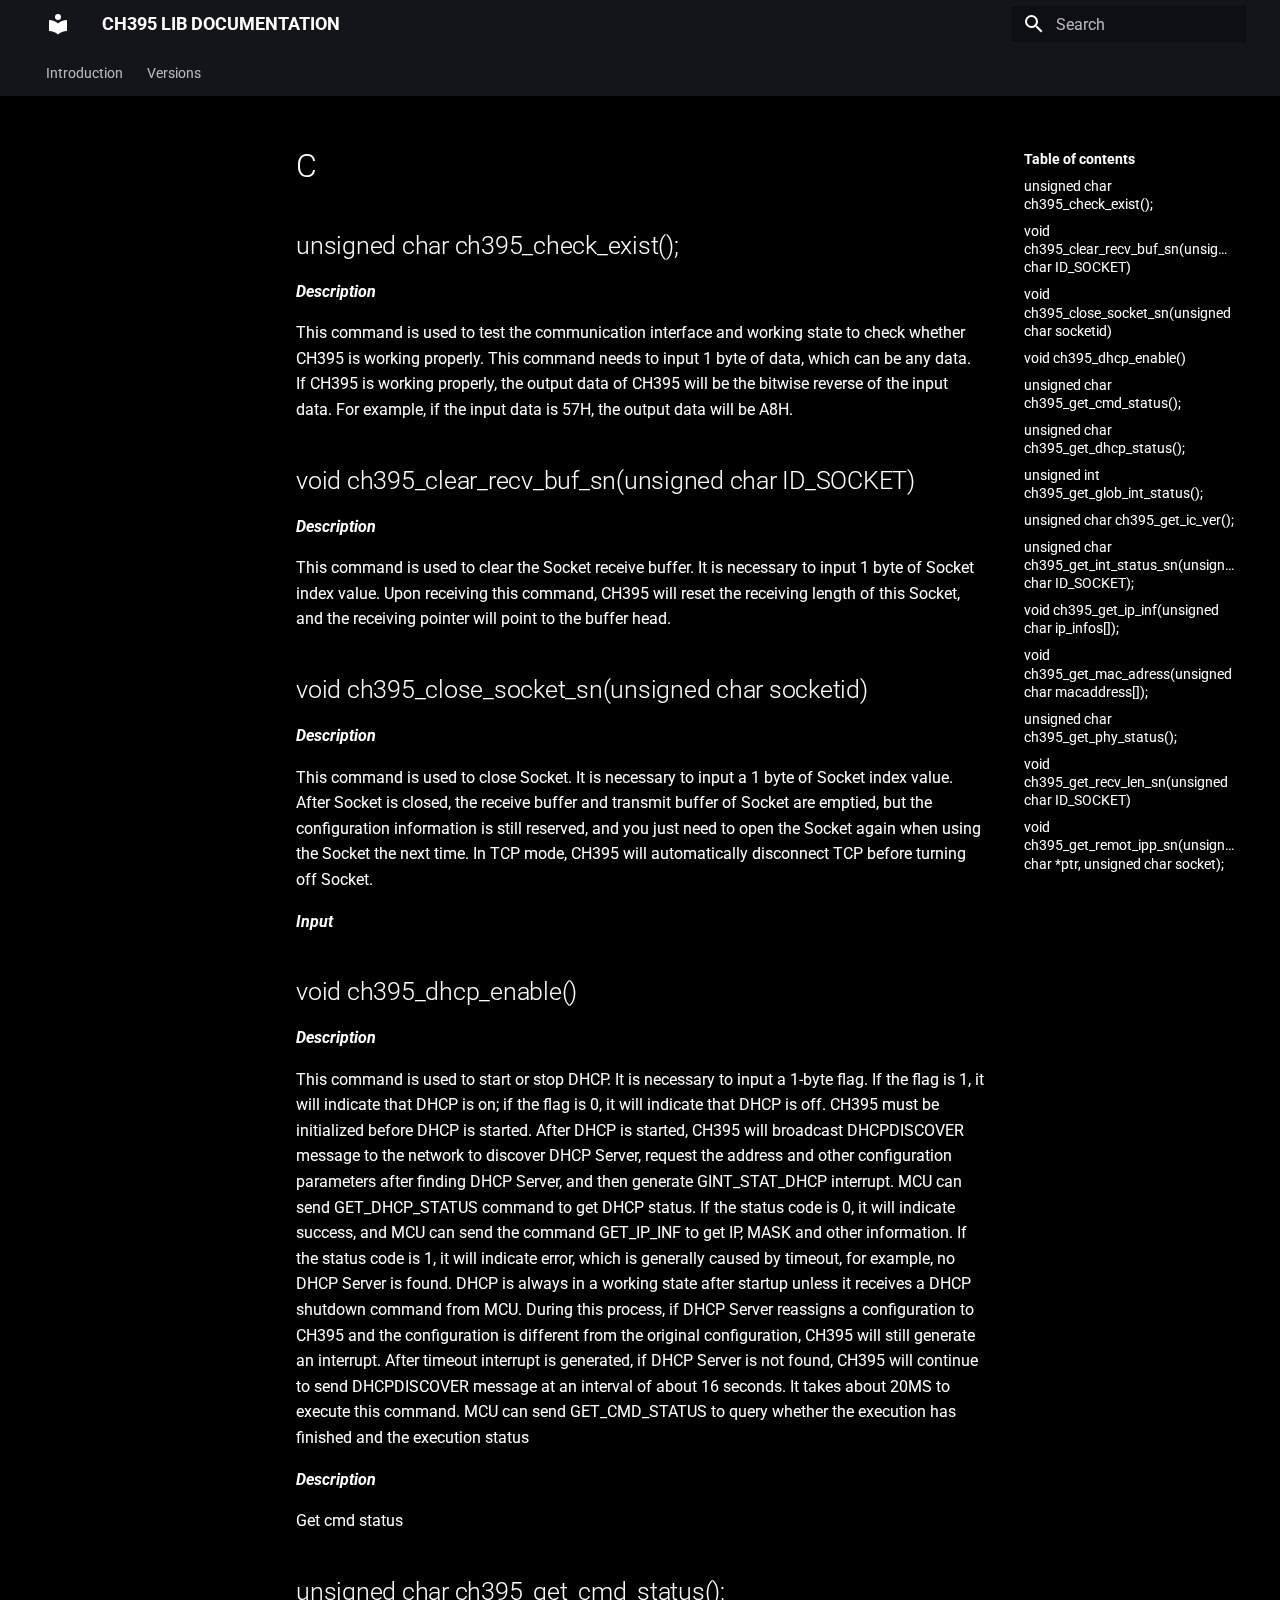
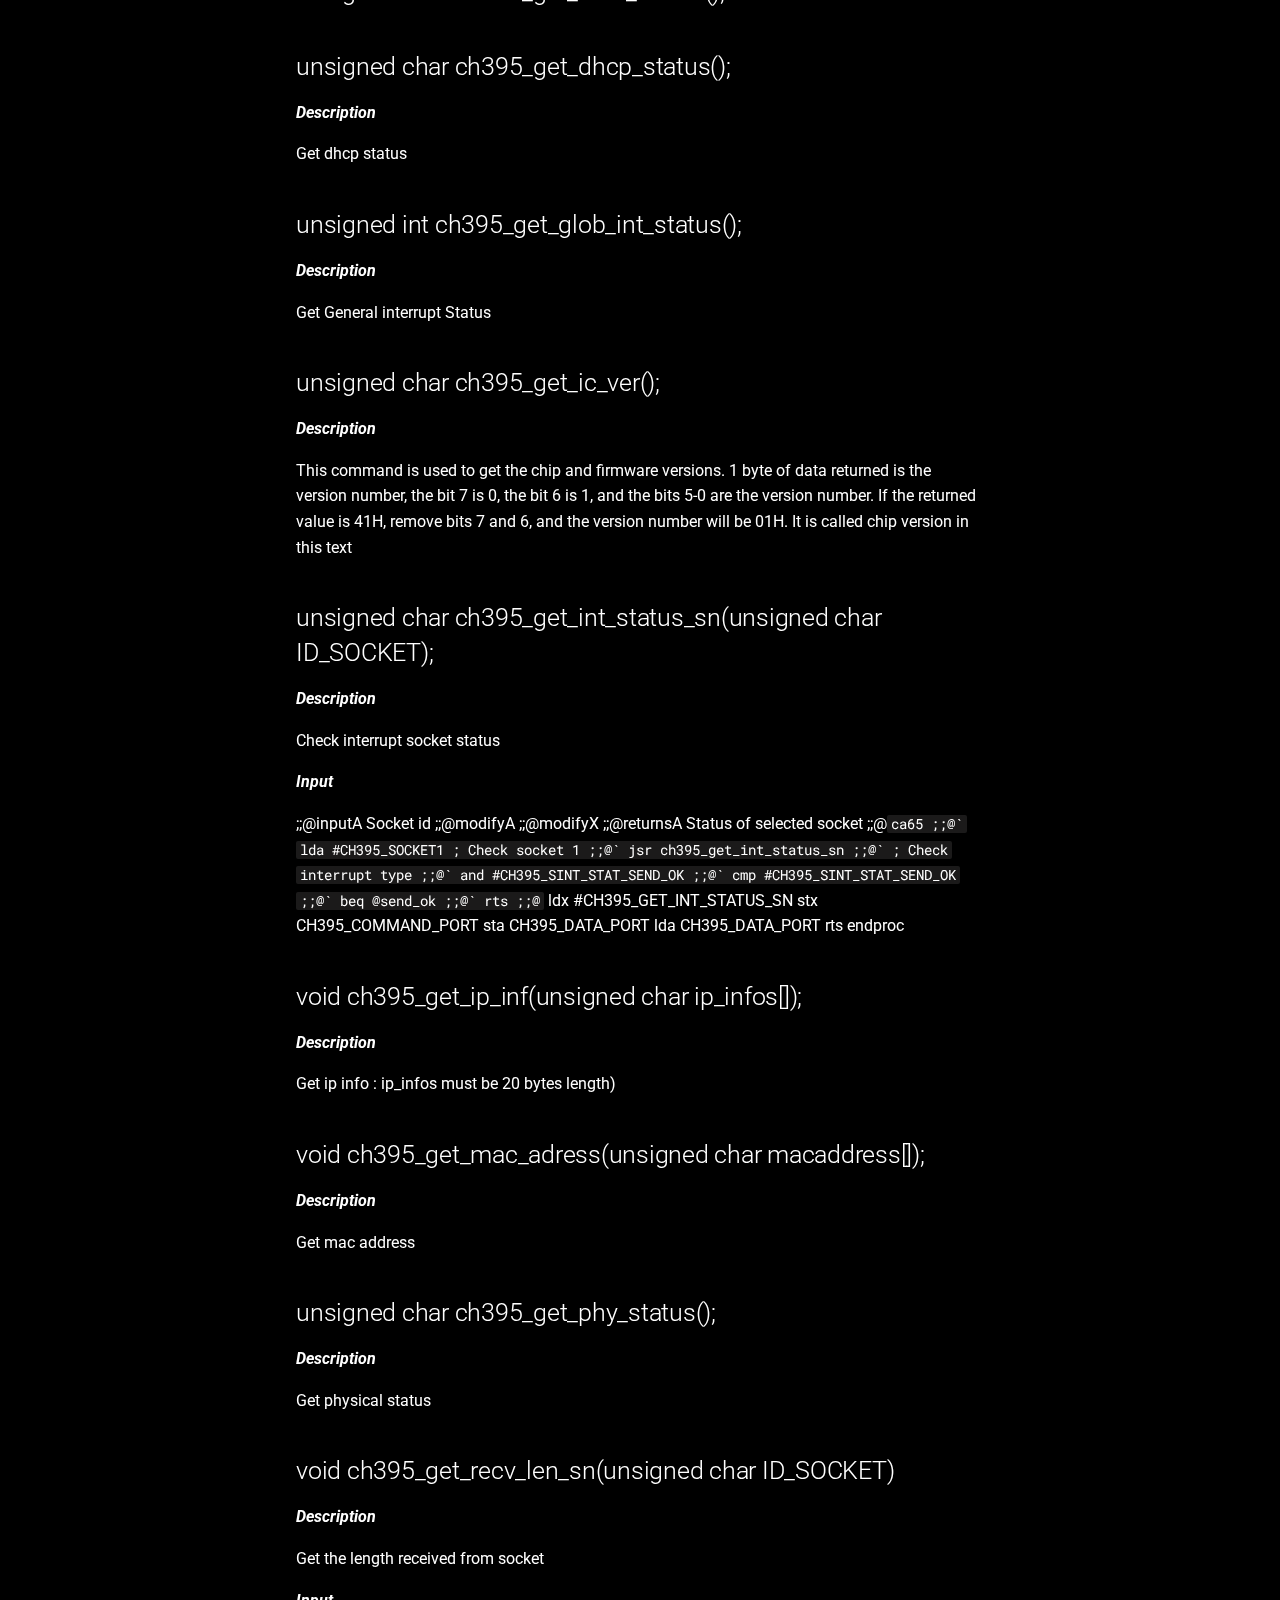
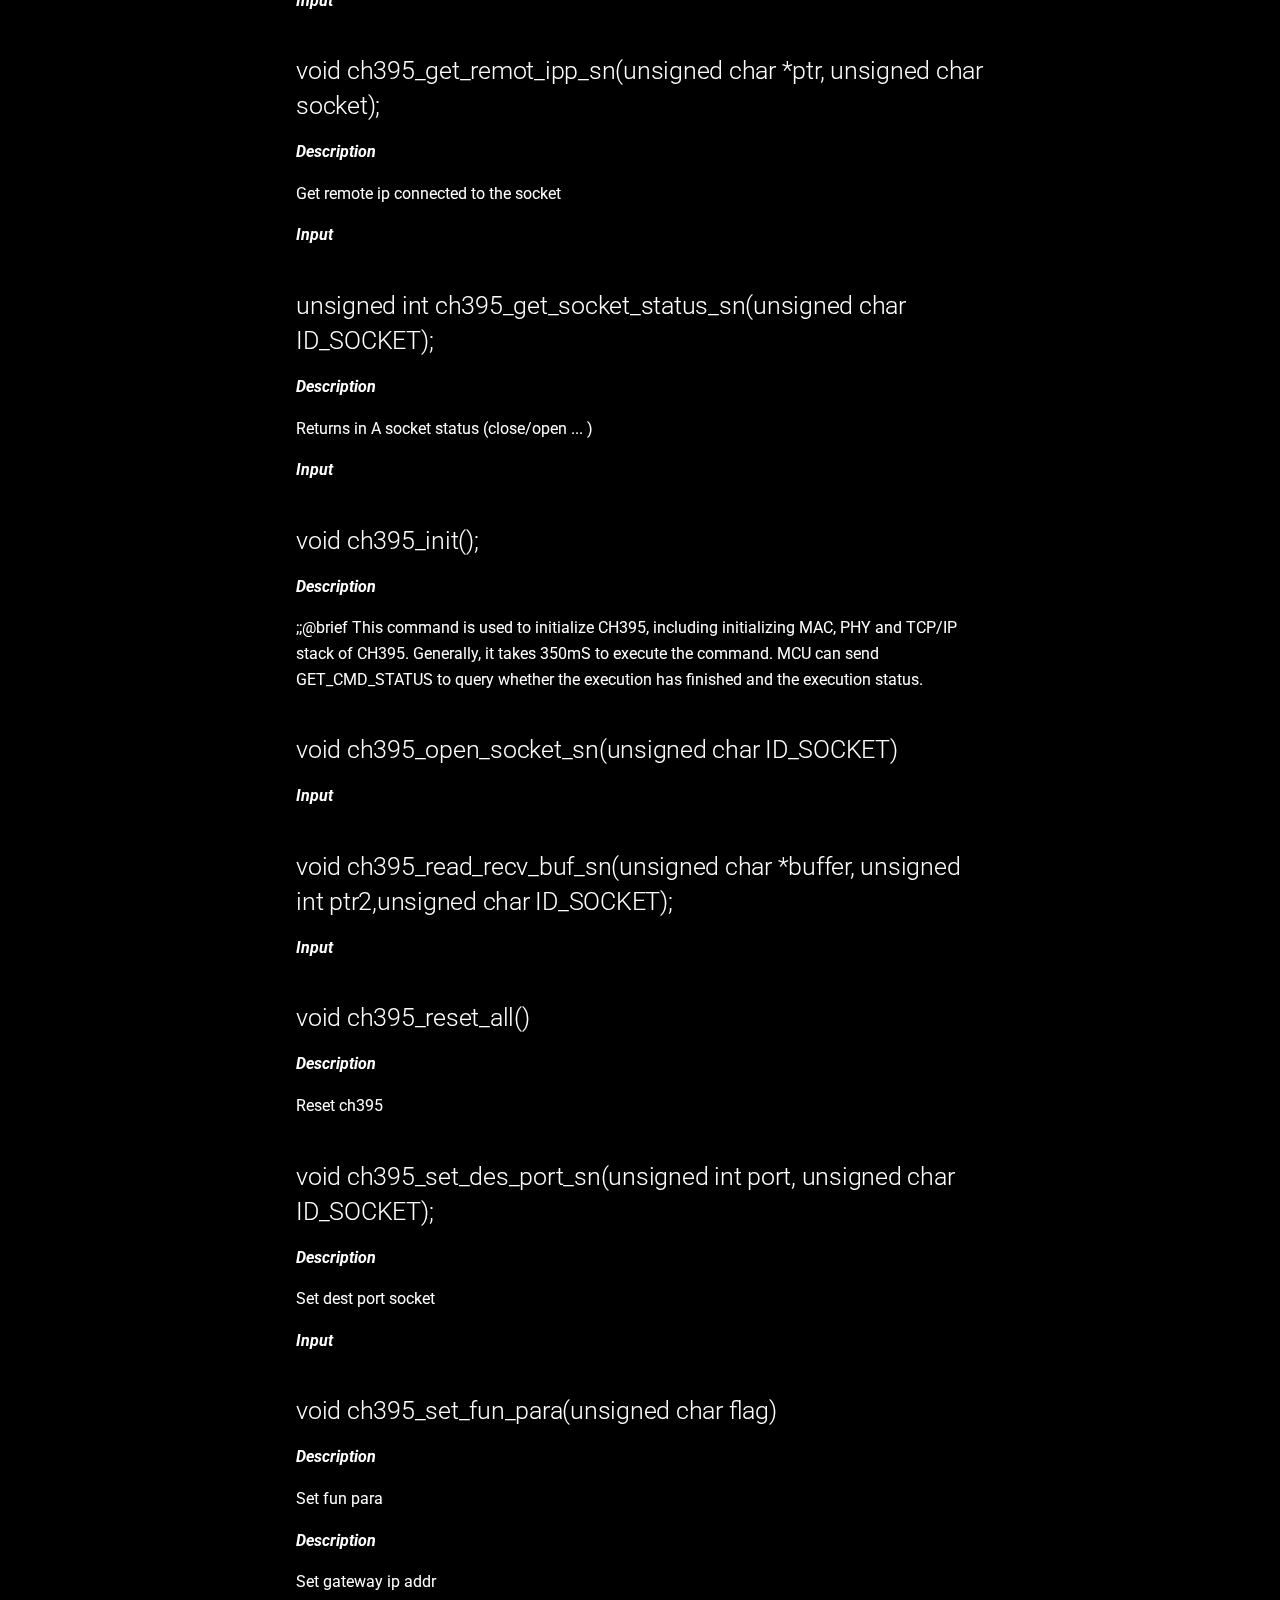
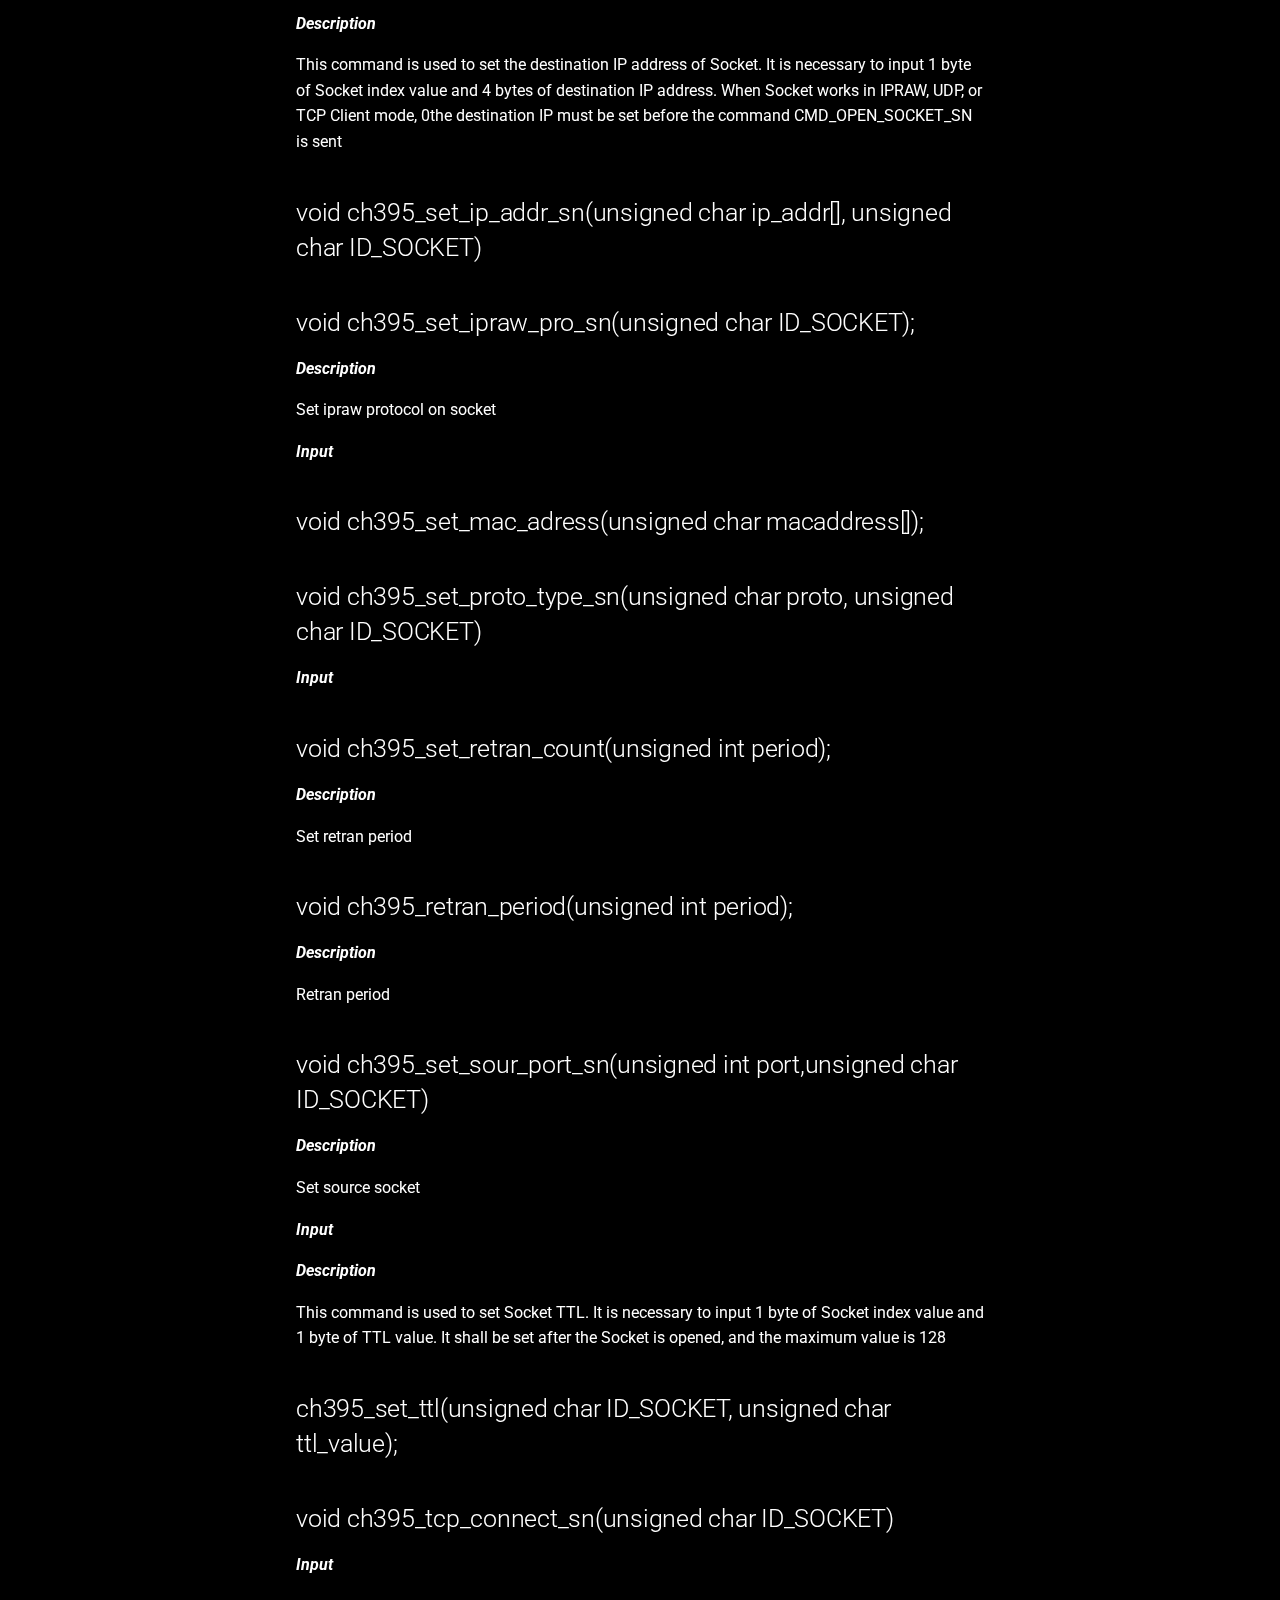
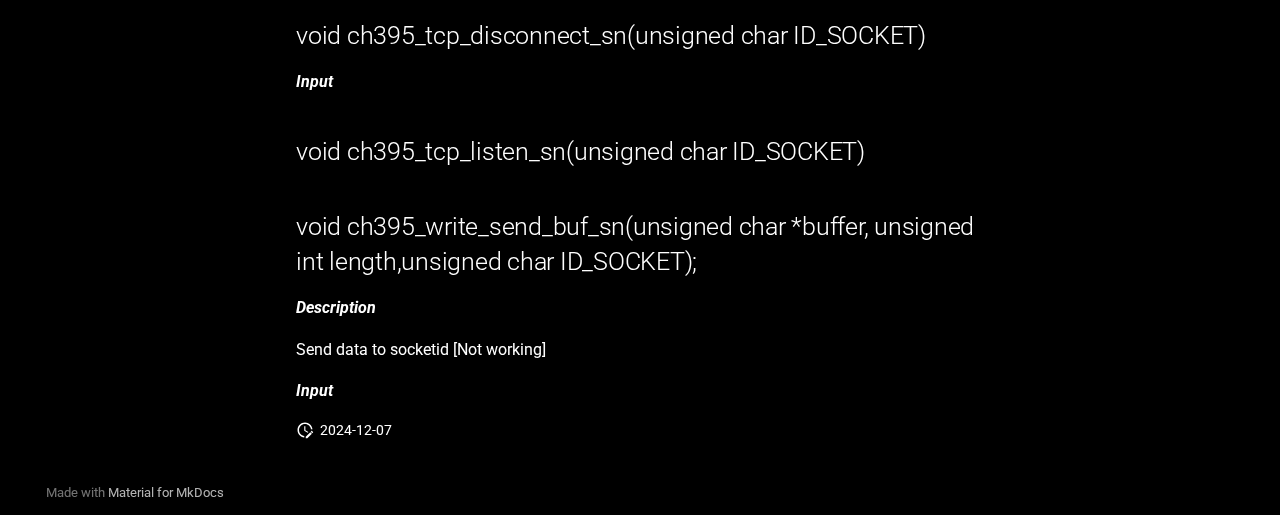
<file: docs/api/2024.4/c/index.html>
<!doctype html>
<html lang="en" class="no-js">
  <head>
    
      <meta charset="utf-8">
      <meta name="viewport" content="width=device-width,initial-scale=1">
      
      
      
      
      
      
      <link rel="icon" href="../../assets/images/favicon.png">
      <meta name="generator" content="mkdocs-1.6.1, mkdocs-material-9.5.40">
    
    
      
        <title>C - CH395 LIB DOCUMENTATION</title>
      
    
    
      <link rel="stylesheet" href="../../assets/stylesheets/main.8c3ca2c6.min.css">
      
        
        <link rel="stylesheet" href="../../assets/stylesheets/palette.06af60db.min.css">
      
      


    
    
      
    
    
      
        
        
        <link rel="preconnect" href="https://fonts.gstatic.com" crossorigin>
        <link rel="stylesheet" href="https://fonts.googleapis.com/css?family=Roboto:300,300i,400,400i,700,700i%7CRoboto+Mono:400,400i,700,700i&display=fallback">
        <style>:root{--md-text-font:"Roboto";--md-code-font:"Roboto Mono"}</style>
      
    
    
      <link rel="stylesheet" href="../../stylesheets/extra.css">
    
    <script>__md_scope=new URL("../..",location),__md_hash=e=>[...e].reduce(((e,_)=>(e<<5)-e+_.charCodeAt(0)),0),__md_get=(e,_=localStorage,t=__md_scope)=>JSON.parse(_.getItem(t.pathname+"."+e)),__md_set=(e,_,t=localStorage,a=__md_scope)=>{try{t.setItem(a.pathname+"."+e,JSON.stringify(_))}catch(e){}}</script>
    
      

    
    
    
  </head>
  
  
    
    
    
    
    
    <body dir="ltr" data-md-color-scheme="default" data-md-color-primary="black" data-md-color-accent="indigo">
  
    
    <input class="md-toggle" data-md-toggle="drawer" type="checkbox" id="__drawer" autocomplete="off">
    <input class="md-toggle" data-md-toggle="search" type="checkbox" id="__search" autocomplete="off">
    <label class="md-overlay" for="__drawer"></label>
    <div data-md-component="skip">
      
        
        <a href="#c" class="md-skip">
          Skip to content
        </a>
      
    </div>
    <div data-md-component="announce">
      
    </div>
    
    
      

<header class="md-header" data-md-component="header">
  <nav class="md-header__inner md-grid" aria-label="Header">
    <a href="../.." title="CH395 LIB DOCUMENTATION" class="md-header__button md-logo" aria-label="CH395 LIB DOCUMENTATION" data-md-component="logo">
      
  
  <svg xmlns="http://www.w3.org/2000/svg" viewBox="0 0 24 24"><path d="M12 8a3 3 0 0 0 3-3 3 3 0 0 0-3-3 3 3 0 0 0-3 3 3 3 0 0 0 3 3m0 3.54C9.64 9.35 6.5 8 3 8v11c3.5 0 6.64 1.35 9 3.54 2.36-2.19 5.5-3.54 9-3.54V8c-3.5 0-6.64 1.35-9 3.54"/></svg>

    </a>
    <label class="md-header__button md-icon" for="__drawer">
      
      <svg xmlns="http://www.w3.org/2000/svg" viewBox="0 0 24 24"><path d="M3 6h18v2H3zm0 5h18v2H3zm0 5h18v2H3z"/></svg>
    </label>
    <div class="md-header__title" data-md-component="header-title">
      <div class="md-header__ellipsis">
        <div class="md-header__topic">
          <span class="md-ellipsis">
            CH395 LIB DOCUMENTATION
          </span>
        </div>
        <div class="md-header__topic" data-md-component="header-topic">
          <span class="md-ellipsis">
            
              C
            
          </span>
        </div>
      </div>
    </div>
    
      
    
    
    
    
      <label class="md-header__button md-icon" for="__search">
        
        <svg xmlns="http://www.w3.org/2000/svg" viewBox="0 0 24 24"><path d="M9.5 3A6.5 6.5 0 0 1 16 9.5c0 1.61-.59 3.09-1.56 4.23l.27.27h.79l5 5-1.5 1.5-5-5v-.79l-.27-.27A6.52 6.52 0 0 1 9.5 16 6.5 6.5 0 0 1 3 9.5 6.5 6.5 0 0 1 9.5 3m0 2C7 5 5 7 5 9.5S7 14 9.5 14 14 12 14 9.5 12 5 9.5 5"/></svg>
      </label>
      <div class="md-search" data-md-component="search" role="dialog">
  <label class="md-search__overlay" for="__search"></label>
  <div class="md-search__inner" role="search">
    <form class="md-search__form" name="search">
      <input type="text" class="md-search__input" name="query" aria-label="Search" placeholder="Search" autocapitalize="off" autocorrect="off" autocomplete="off" spellcheck="false" data-md-component="search-query" required>
      <label class="md-search__icon md-icon" for="__search">
        
        <svg xmlns="http://www.w3.org/2000/svg" viewBox="0 0 24 24"><path d="M9.5 3A6.5 6.5 0 0 1 16 9.5c0 1.61-.59 3.09-1.56 4.23l.27.27h.79l5 5-1.5 1.5-5-5v-.79l-.27-.27A6.52 6.52 0 0 1 9.5 16 6.5 6.5 0 0 1 3 9.5 6.5 6.5 0 0 1 9.5 3m0 2C7 5 5 7 5 9.5S7 14 9.5 14 14 12 14 9.5 12 5 9.5 5"/></svg>
        
        <svg xmlns="http://www.w3.org/2000/svg" viewBox="0 0 24 24"><path d="M20 11v2H8l5.5 5.5-1.42 1.42L4.16 12l7.92-7.92L13.5 5.5 8 11z"/></svg>
      </label>
      <nav class="md-search__options" aria-label="Search">
        
        <button type="reset" class="md-search__icon md-icon" title="Clear" aria-label="Clear" tabindex="-1">
          
          <svg xmlns="http://www.w3.org/2000/svg" viewBox="0 0 24 24"><path d="M19 6.41 17.59 5 12 10.59 6.41 5 5 6.41 10.59 12 5 17.59 6.41 19 12 13.41 17.59 19 19 17.59 13.41 12z"/></svg>
        </button>
      </nav>
      
    </form>
    <div class="md-search__output">
      <div class="md-search__scrollwrap" tabindex="0" data-md-scrollfix>
        <div class="md-search-result" data-md-component="search-result">
          <div class="md-search-result__meta">
            Initializing search
          </div>
          <ol class="md-search-result__list" role="presentation"></ol>
        </div>
      </div>
    </div>
  </div>
</div>
    
    
  </nav>
  
</header>
    
    <div class="md-container" data-md-component="container">
      
      
        
          
            
<nav class="md-tabs" aria-label="Tabs" data-md-component="tabs">
  <div class="md-grid">
    <ul class="md-tabs__list">
      
        
  
  
  
    <li class="md-tabs__item">
      <a href="../.." class="md-tabs__link">
        
  
    
  
  Introduction

      </a>
    </li>
  

      
        
  
  
  
    
    
      
  
  
  
    
    
      <li class="md-tabs__item">
        <a href="../../2024.2/assembly/" class="md-tabs__link">
          
  
  Versions

        </a>
      </li>
    
  

    
  

      
    </ul>
  </div>
</nav>
          
        
      
      <main class="md-main" data-md-component="main">
        <div class="md-main__inner md-grid">
          
            
              
              <div class="md-sidebar md-sidebar--primary" data-md-component="sidebar" data-md-type="navigation" >
                <div class="md-sidebar__scrollwrap">
                  <div class="md-sidebar__inner">
                    


  


<nav class="md-nav md-nav--primary md-nav--lifted" aria-label="Navigation" data-md-level="0">
  <label class="md-nav__title" for="__drawer">
    <a href="../.." title="CH395 LIB DOCUMENTATION" class="md-nav__button md-logo" aria-label="CH395 LIB DOCUMENTATION" data-md-component="logo">
      
  
  <svg xmlns="http://www.w3.org/2000/svg" viewBox="0 0 24 24"><path d="M12 8a3 3 0 0 0 3-3 3 3 0 0 0-3-3 3 3 0 0 0-3 3 3 3 0 0 0 3 3m0 3.54C9.64 9.35 6.5 8 3 8v11c3.5 0 6.64 1.35 9 3.54 2.36-2.19 5.5-3.54 9-3.54V8c-3.5 0-6.64 1.35-9 3.54"/></svg>

    </a>
    CH395 LIB DOCUMENTATION
  </label>
  
  <ul class="md-nav__list" data-md-scrollfix>
    
      
      
  
  
  
  
    <li class="md-nav__item">
      <a href="../.." class="md-nav__link">
        
  
  <span class="md-ellipsis">
    Introduction
  </span>
  

      </a>
    </li>
  

    
      
      
  
  
  
  
    
    
    
      
      
    
    
    <li class="md-nav__item md-nav__item--nested">
      
        
        
        <input class="md-nav__toggle md-toggle " type="checkbox" id="__nav_2" >
        
          
          <label class="md-nav__link" for="__nav_2" id="__nav_2_label" tabindex="0">
            
  
  <span class="md-ellipsis">
    Versions
  </span>
  

            <span class="md-nav__icon md-icon"></span>
          </label>
        
        <nav class="md-nav" data-md-level="1" aria-labelledby="__nav_2_label" aria-expanded="false">
          <label class="md-nav__title" for="__nav_2">
            <span class="md-nav__icon md-icon"></span>
            Versions
          </label>
          <ul class="md-nav__list" data-md-scrollfix>
            
              
                
  
  
  
  
    
    
    
      
      
    
    
    <li class="md-nav__item md-nav__item--nested">
      
        
        
        <input class="md-nav__toggle md-toggle " type="checkbox" id="__nav_2_1" >
        
          
          <label class="md-nav__link" for="__nav_2_1" id="__nav_2_1_label" tabindex="0">
            
  
  <span class="md-ellipsis">
    2024.2
  </span>
  

            <span class="md-nav__icon md-icon"></span>
          </label>
        
        <nav class="md-nav" data-md-level="2" aria-labelledby="__nav_2_1_label" aria-expanded="false">
          <label class="md-nav__title" for="__nav_2_1">
            <span class="md-nav__icon md-icon"></span>
            2024.2
          </label>
          <ul class="md-nav__list" data-md-scrollfix>
            
              
                
  
  
  
  
    <li class="md-nav__item">
      <a href="../../2024.2/assembly/" class="md-nav__link">
        
  
  <span class="md-ellipsis">
    Assembly
  </span>
  

      </a>
    </li>
  

              
            
              
                
  
  
  
  
    <li class="md-nav__item">
      <a href="../../2024.2/c/" class="md-nav__link">
        
  
  <span class="md-ellipsis">
    C
  </span>
  

      </a>
    </li>
  

              
            
          </ul>
        </nav>
      
    </li>
  

              
            
              
                
  
  
  
  
    
    
    
      
      
    
    
    <li class="md-nav__item md-nav__item--nested">
      
        
        
        <input class="md-nav__toggle md-toggle " type="checkbox" id="__nav_2_2" >
        
          
          <label class="md-nav__link" for="__nav_2_2" id="__nav_2_2_label" tabindex="0">
            
  
  <span class="md-ellipsis">
    2024.1
  </span>
  

            <span class="md-nav__icon md-icon"></span>
          </label>
        
        <nav class="md-nav" data-md-level="2" aria-labelledby="__nav_2_2_label" aria-expanded="false">
          <label class="md-nav__title" for="__nav_2_2">
            <span class="md-nav__icon md-icon"></span>
            2024.1
          </label>
          <ul class="md-nav__list" data-md-scrollfix>
            
              
                
  
  
  
  
    <li class="md-nav__item">
      <a href="../../2024.1/assembly/" class="md-nav__link">
        
  
  <span class="md-ellipsis">
    Assembly
  </span>
  

      </a>
    </li>
  

              
            
              
                
  
  
  
  
    <li class="md-nav__item">
      <a href="../../2024.1/c/" class="md-nav__link">
        
  
  <span class="md-ellipsis">
    C
  </span>
  

      </a>
    </li>
  

              
            
          </ul>
        </nav>
      
    </li>
  

              
            
          </ul>
        </nav>
      
    </li>
  

    
  </ul>
</nav>
                  </div>
                </div>
              </div>
            
            
              
              <div class="md-sidebar md-sidebar--secondary" data-md-component="sidebar" data-md-type="toc" >
                <div class="md-sidebar__scrollwrap">
                  <div class="md-sidebar__inner">
                    

<nav class="md-nav md-nav--secondary" aria-label="Table of contents">
  
  
  
    
  
  
    <label class="md-nav__title" for="__toc">
      <span class="md-nav__icon md-icon"></span>
      Table of contents
    </label>
    <ul class="md-nav__list" data-md-component="toc" data-md-scrollfix>
      
        <li class="md-nav__item">
  <a href="#unsigned-char-ch395_check_exist" class="md-nav__link">
    <span class="md-ellipsis">
      unsigned char ch395_check_exist();
    </span>
  </a>
  
</li>
      
        <li class="md-nav__item">
  <a href="#void-ch395_clear_recv_buf_snunsigned-char-id_socket" class="md-nav__link">
    <span class="md-ellipsis">
      void ch395_clear_recv_buf_sn(unsigned char ID_SOCKET)
    </span>
  </a>
  
</li>
      
        <li class="md-nav__item">
  <a href="#void-ch395_close_socket_snunsigned-char-socketid" class="md-nav__link">
    <span class="md-ellipsis">
      void ch395_close_socket_sn(unsigned char socketid)
    </span>
  </a>
  
</li>
      
        <li class="md-nav__item">
  <a href="#void-ch395_dhcp_enable" class="md-nav__link">
    <span class="md-ellipsis">
      void ch395_dhcp_enable()
    </span>
  </a>
  
</li>
      
        <li class="md-nav__item">
  <a href="#unsigned-char-ch395_get_cmd_status" class="md-nav__link">
    <span class="md-ellipsis">
      unsigned char ch395_get_cmd_status();
    </span>
  </a>
  
</li>
      
        <li class="md-nav__item">
  <a href="#unsigned-char-ch395_get_dhcp_status" class="md-nav__link">
    <span class="md-ellipsis">
      unsigned char ch395_get_dhcp_status();
    </span>
  </a>
  
</li>
      
        <li class="md-nav__item">
  <a href="#unsigned-int-ch395_get_glob_int_status" class="md-nav__link">
    <span class="md-ellipsis">
      unsigned int ch395_get_glob_int_status();
    </span>
  </a>
  
</li>
      
        <li class="md-nav__item">
  <a href="#unsigned-char-ch395_get_ic_ver" class="md-nav__link">
    <span class="md-ellipsis">
      unsigned char ch395_get_ic_ver();
    </span>
  </a>
  
</li>
      
        <li class="md-nav__item">
  <a href="#unsigned-char-ch395_get_int_status_snunsigned-char-id_socket" class="md-nav__link">
    <span class="md-ellipsis">
      unsigned char ch395_get_int_status_sn(unsigned char ID_SOCKET);
    </span>
  </a>
  
</li>
      
        <li class="md-nav__item">
  <a href="#void-ch395_get_ip_infunsigned-char-ip_infos" class="md-nav__link">
    <span class="md-ellipsis">
      void ch395_get_ip_inf(unsigned char ip_infos[]);
    </span>
  </a>
  
</li>
      
        <li class="md-nav__item">
  <a href="#void-ch395_get_mac_adressunsigned-char-macaddress" class="md-nav__link">
    <span class="md-ellipsis">
      void ch395_get_mac_adress(unsigned char macaddress[]);
    </span>
  </a>
  
</li>
      
        <li class="md-nav__item">
  <a href="#unsigned-char-ch395_get_phy_status" class="md-nav__link">
    <span class="md-ellipsis">
      unsigned char ch395_get_phy_status();
    </span>
  </a>
  
</li>
      
        <li class="md-nav__item">
  <a href="#void-ch395_get_recv_len_snunsigned-char-id_socket" class="md-nav__link">
    <span class="md-ellipsis">
      void ch395_get_recv_len_sn(unsigned char ID_SOCKET)
    </span>
  </a>
  
</li>
      
        <li class="md-nav__item">
  <a href="#void-ch395_get_remot_ipp_snunsigned-char-ptr-unsigned-char-socket" class="md-nav__link">
    <span class="md-ellipsis">
      void ch395_get_remot_ipp_sn(unsigned char *ptr, unsigned char socket);
    </span>
  </a>
  
</li>
      
        <li class="md-nav__item">
  <a href="#unsigned-int-ch395_get_socket_status_snunsigned-char-id_socket" class="md-nav__link">
    <span class="md-ellipsis">
      unsigned int ch395_get_socket_status_sn(unsigned char ID_SOCKET);
    </span>
  </a>
  
</li>
      
        <li class="md-nav__item">
  <a href="#void-ch395_init" class="md-nav__link">
    <span class="md-ellipsis">
      void ch395_init();
    </span>
  </a>
  
</li>
      
        <li class="md-nav__item">
  <a href="#void-ch395_open_socket_snunsigned-char-id_socket" class="md-nav__link">
    <span class="md-ellipsis">
      void ch395_open_socket_sn(unsigned char ID_SOCKET)
    </span>
  </a>
  
</li>
      
        <li class="md-nav__item">
  <a href="#void-ch395_read_recv_buf_snunsigned-char-buffer-unsigned-int-ptr2unsigned-char-id_socket" class="md-nav__link">
    <span class="md-ellipsis">
      void ch395_read_recv_buf_sn(unsigned char *buffer, unsigned int ptr2,unsigned char ID_SOCKET);
    </span>
  </a>
  
</li>
      
        <li class="md-nav__item">
  <a href="#void-ch395_reset_all" class="md-nav__link">
    <span class="md-ellipsis">
      void ch395_reset_all()
    </span>
  </a>
  
</li>
      
        <li class="md-nav__item">
  <a href="#void-ch395_set_des_port_snunsigned-int-port-unsigned-char-id_socket" class="md-nav__link">
    <span class="md-ellipsis">
      void ch395_set_des_port_sn(unsigned int port, unsigned char ID_SOCKET);
    </span>
  </a>
  
</li>
      
        <li class="md-nav__item">
  <a href="#void-ch395_set_fun_paraunsigned-char-flag" class="md-nav__link">
    <span class="md-ellipsis">
      void ch395_set_fun_para(unsigned char flag)
    </span>
  </a>
  
</li>
      
        <li class="md-nav__item">
  <a href="#void-ch395_set_ip_addr_snunsigned-char-ip_addr-unsigned-char-id_socket" class="md-nav__link">
    <span class="md-ellipsis">
      void ch395_set_ip_addr_sn(unsigned char ip_addr[], unsigned char ID_SOCKET)
    </span>
  </a>
  
</li>
      
        <li class="md-nav__item">
  <a href="#void-ch395_set_ipraw_pro_snunsigned-char-id_socket" class="md-nav__link">
    <span class="md-ellipsis">
      void ch395_set_ipraw_pro_sn(unsigned char ID_SOCKET);
    </span>
  </a>
  
</li>
      
        <li class="md-nav__item">
  <a href="#void-ch395_set_mac_adressunsigned-char-macaddress" class="md-nav__link">
    <span class="md-ellipsis">
      void ch395_set_mac_adress(unsigned char macaddress[]);
    </span>
  </a>
  
</li>
      
        <li class="md-nav__item">
  <a href="#void-ch395_set_proto_type_snunsigned-char-proto-unsigned-char-id_socket" class="md-nav__link">
    <span class="md-ellipsis">
      void ch395_set_proto_type_sn(unsigned char proto, unsigned char ID_SOCKET)
    </span>
  </a>
  
</li>
      
        <li class="md-nav__item">
  <a href="#void-ch395_set_retran_countunsigned-int-period" class="md-nav__link">
    <span class="md-ellipsis">
      void ch395_set_retran_count(unsigned int period);
    </span>
  </a>
  
</li>
      
        <li class="md-nav__item">
  <a href="#void-ch395_retran_periodunsigned-int-period" class="md-nav__link">
    <span class="md-ellipsis">
      void ch395_retran_period(unsigned int period);
    </span>
  </a>
  
</li>
      
        <li class="md-nav__item">
  <a href="#void-ch395_set_sour_port_snunsigned-int-portunsigned-char-id_socket" class="md-nav__link">
    <span class="md-ellipsis">
      void ch395_set_sour_port_sn(unsigned int port,unsigned char ID_SOCKET)
    </span>
  </a>
  
</li>
      
        <li class="md-nav__item">
  <a href="#ch395_set_ttlunsigned-char-id_socket-unsigned-char-ttl_value" class="md-nav__link">
    <span class="md-ellipsis">
      ch395_set_ttl(unsigned char ID_SOCKET, unsigned char ttl_value);
    </span>
  </a>
  
</li>
      
        <li class="md-nav__item">
  <a href="#void-ch395_tcp_connect_snunsigned-char-id_socket" class="md-nav__link">
    <span class="md-ellipsis">
      void ch395_tcp_connect_sn(unsigned char ID_SOCKET)
    </span>
  </a>
  
</li>
      
        <li class="md-nav__item">
  <a href="#void-ch395_tcp_disconnect_snunsigned-char-id_socket" class="md-nav__link">
    <span class="md-ellipsis">
      void ch395_tcp_disconnect_sn(unsigned char ID_SOCKET)
    </span>
  </a>
  
</li>
      
        <li class="md-nav__item">
  <a href="#void-ch395_tcp_listen_snunsigned-char-id_socket" class="md-nav__link">
    <span class="md-ellipsis">
      void ch395_tcp_listen_sn(unsigned char ID_SOCKET)
    </span>
  </a>
  
</li>
      
        <li class="md-nav__item">
  <a href="#void-ch395_write_send_buf_snunsigned-char-buffer-unsigned-int-lengthunsigned-char-id_socket" class="md-nav__link">
    <span class="md-ellipsis">
      void ch395_write_send_buf_sn(unsigned char *buffer, unsigned int length,unsigned char ID_SOCKET);
    </span>
  </a>
  
</li>
      
    </ul>
  
</nav>
                  </div>
                </div>
              </div>
            
          
          
            <div class="md-content" data-md-component="content">
              <article class="md-content__inner md-typeset">
                
                  


<div><h1 id="c">C</h1>
<h2 id="unsigned-char-ch395_check_exist">unsigned char ch395_check_exist();</h2>
<p><strong><em>Description</em></strong></p>
<p>This command is used to test the communication interface and working state to check whether CH395 is working properly. This command needs to input 1 byte of data, which can be any data. If CH395 is working properly, the output data of CH395 will be the bitwise reverse of the input data. For example, if the input data is 57H, the output data will be A8H.</p>
<h2 id="void-ch395_clear_recv_buf_snunsigned-char-id_socket">void ch395_clear_recv_buf_sn(unsigned char ID_SOCKET)</h2>
<p><strong><em>Description</em></strong></p>
<p>This command is used to clear the Socket receive buffer. It is necessary to input 1 byte of Socket index value. Upon receiving this command, CH395 will reset the receiving length of this Socket, and the receiving pointer will point to the buffer head.</p>
<h2 id="void-ch395_close_socket_snunsigned-char-socketid">void ch395_close_socket_sn(unsigned char socketid)</h2>
<p><strong><em>Description</em></strong></p>
<p>This command is used to close Socket. It is necessary to input a 1 byte of Socket index value. After Socket is closed, the receive buffer and transmit buffer of Socket are emptied, but the configuration information is still reserved, and you just need to open the Socket again when using the Socket the next time. In TCP mode, CH395 will automatically disconnect TCP before turning off Socket.</p>
<p><strong><em>Input</em></strong></p>
<h2 id="void-ch395_dhcp_enable">void ch395_dhcp_enable()</h2>
<p><strong><em>Description</em></strong></p>
<p>This command is used to start or stop DHCP. It is necessary to input a 1-byte flag. If the flag is 1, it will indicate that DHCP is on; if the flag is 0, it will indicate that DHCP is off. CH395 must be initialized before DHCP is started. After DHCP is started, CH395 will broadcast DHCPDISCOVER message to the network to discover DHCP Server, request the address and other configuration parameters after finding DHCP Server, and then generate GINT_STAT_DHCP interrupt. MCU can send GET_DHCP_STATUS command to get DHCP status. If the status code is 0, it will indicate success, and MCU can send the command GET_IP_INF to get IP, MASK and other information. If the status code is 1, it will indicate error, which is generally caused by timeout, for example, no DHCP Server is found. DHCP is always in a working state after startup unless it receives a DHCP shutdown command from MCU. During this process, if DHCP Server reassigns a configuration to CH395 and the configuration is different from the original configuration, CH395 will still generate an interrupt. After timeout interrupt is generated, if DHCP Server is not found, CH395 will continue to send DHCPDISCOVER message at an interval of about 16 seconds. It takes about 20MS to execute this command. MCU can send GET_CMD_STATUS to query whether the execution has finished and the execution status</p>
<p><strong><em>Description</em></strong></p>
<p>Get cmd status</p>
<h2 id="unsigned-char-ch395_get_cmd_status">unsigned char ch395_get_cmd_status();</h2>
<h2 id="unsigned-char-ch395_get_dhcp_status">unsigned char ch395_get_dhcp_status();</h2>
<p><strong><em>Description</em></strong></p>
<p>Get dhcp status</p>
<h2 id="unsigned-int-ch395_get_glob_int_status">unsigned int ch395_get_glob_int_status();</h2>
<p><strong><em>Description</em></strong></p>
<p>Get General interrupt Status</p>
<h2 id="unsigned-char-ch395_get_ic_ver">unsigned char ch395_get_ic_ver();</h2>
<p><strong><em>Description</em></strong></p>
<p>This command is used to get the chip and firmware versions. 1 byte of data returned is the version number, the bit 7 is 0, the bit 6 is 1, and the bits 5-0 are the version number. If the returned value is 41H, remove bits 7 and 6, and the version number will be 01H. It is called chip version in this text</p>
<h2 id="unsigned-char-ch395_get_int_status_snunsigned-char-id_socket">unsigned char ch395_get_int_status_sn(unsigned char ID_SOCKET);</h2>
<p><strong><em>Description</em></strong></p>
<p>Check interrupt socket status</p>
<p><strong><em>Input</em></strong></p>
<p>;;@inputA Socket id
   ;;@modifyA
   ;;@modifyX
   ;;@returnsA Status of selected socket
   ;;@<code>ca65
   ;;@`  lda     #CH395_SOCKET1 ; Check socket 1
   ;;@`  jsr     ch395_get_int_status_sn
   ;;@`  ; Check interrupt type
   ;;@`  and     #CH395_SINT_STAT_SEND_OK
   ;;@`  cmp     #CH395_SINT_STAT_SEND_OK
   ;;@`  beq     @send_ok
   ;;@`  rts
   ;;@</code>
ldx     #CH395_GET_INT_STATUS_SN
   stx     CH395_COMMAND_PORT
   sta     CH395_DATA_PORT
   lda     CH395_DATA_PORT
   rts
endproc</p>
<h2 id="void-ch395_get_ip_infunsigned-char-ip_infos">void ch395_get_ip_inf(unsigned char ip_infos[]);</h2>
<p><strong><em>Description</em></strong></p>
<p>Get ip info : ip_infos must be 20 bytes length)</p>
<h2 id="void-ch395_get_mac_adressunsigned-char-macaddress">void ch395_get_mac_adress(unsigned char macaddress[]);</h2>
<p><strong><em>Description</em></strong></p>
<p>Get mac address</p>
<h2 id="unsigned-char-ch395_get_phy_status">unsigned char ch395_get_phy_status();</h2>
<p><strong><em>Description</em></strong></p>
<p>Get physical status</p>
<h2 id="void-ch395_get_recv_len_snunsigned-char-id_socket">void ch395_get_recv_len_sn(unsigned char ID_SOCKET)</h2>
<p><strong><em>Description</em></strong></p>
<p>Get the length received from socket</p>
<p><strong><em>Input</em></strong></p>
<h2 id="void-ch395_get_remot_ipp_snunsigned-char-ptr-unsigned-char-socket">void ch395_get_remot_ipp_sn(unsigned char *ptr, unsigned char socket);</h2>
<p><strong><em>Description</em></strong></p>
<p>Get remote ip connected to the socket</p>
<p><strong><em>Input</em></strong></p>
<h2 id="unsigned-int-ch395_get_socket_status_snunsigned-char-id_socket">unsigned int ch395_get_socket_status_sn(unsigned char ID_SOCKET);</h2>
<p><strong><em>Description</em></strong></p>
<p>Returns in A socket status (close/open ... )</p>
<p><strong><em>Input</em></strong></p>
<h2 id="void-ch395_init">void ch395_init();</h2>
<p><strong><em>Description</em></strong></p>
<p>;;@brief This command is used to initialize CH395, including initializing MAC, PHY and TCP/IP stack of CH395. Generally, it takes 350mS to execute the command. MCU can send GET_CMD_STATUS to query whether the execution has finished and the execution status.</p>
<h2 id="void-ch395_open_socket_snunsigned-char-id_socket">void ch395_open_socket_sn(unsigned char ID_SOCKET)</h2>
<p><strong><em>Input</em></strong></p>
<h2 id="void-ch395_read_recv_buf_snunsigned-char-buffer-unsigned-int-ptr2unsigned-char-id_socket">void ch395_read_recv_buf_sn(unsigned char *buffer, unsigned int ptr2,unsigned char ID_SOCKET);</h2>
<p><strong><em>Input</em></strong></p>
<h2 id="void-ch395_reset_all">void ch395_reset_all()</h2>
<p><strong><em>Description</em></strong></p>
<p>Reset ch395</p>
<h2 id="void-ch395_set_des_port_snunsigned-int-port-unsigned-char-id_socket">void ch395_set_des_port_sn(unsigned int port, unsigned char ID_SOCKET);</h2>
<p><strong><em>Description</em></strong></p>
<p>Set dest port socket</p>
<p><strong><em>Input</em></strong></p>
<h2 id="void-ch395_set_fun_paraunsigned-char-flag">void ch395_set_fun_para(unsigned char flag)</h2>
<p><strong><em>Description</em></strong></p>
<p>Set fun para</p>
<p><strong><em>Description</em></strong></p>
<p>Set gateway ip addr</p>
<p><strong><em>Description</em></strong></p>
<p>This command is used to set the destination IP address of Socket. It is necessary to input 1 byte of Socket index value and 4 bytes of destination IP address. When Socket works in IPRAW, UDP, or TCP Client mode, 0the destination IP must be set before the command CMD_OPEN_SOCKET_SN is sent</p>
<h2 id="void-ch395_set_ip_addr_snunsigned-char-ip_addr-unsigned-char-id_socket">void ch395_set_ip_addr_sn(unsigned char ip_addr[], unsigned char ID_SOCKET)</h2>
<h2 id="void-ch395_set_ipraw_pro_snunsigned-char-id_socket">void ch395_set_ipraw_pro_sn(unsigned char ID_SOCKET);</h2>
<p><strong><em>Description</em></strong></p>
<p>Set ipraw protocol on socket</p>
<p><strong><em>Input</em></strong></p>
<h2 id="void-ch395_set_mac_adressunsigned-char-macaddress">void ch395_set_mac_adress(unsigned char macaddress[]);</h2>
<h2 id="void-ch395_set_proto_type_snunsigned-char-proto-unsigned-char-id_socket">void ch395_set_proto_type_sn(unsigned char proto, unsigned char ID_SOCKET)</h2>
<p><strong><em>Input</em></strong></p>
<h2 id="void-ch395_set_retran_countunsigned-int-period">void ch395_set_retran_count(unsigned int period);</h2>
<p><strong><em>Description</em></strong></p>
<p>Set retran period</p>
<h2 id="void-ch395_retran_periodunsigned-int-period">void ch395_retran_period(unsigned int period);</h2>
<p><strong><em>Description</em></strong></p>
<p>Retran period</p>
<h2 id="void-ch395_set_sour_port_snunsigned-int-portunsigned-char-id_socket">void ch395_set_sour_port_sn(unsigned int port,unsigned char ID_SOCKET)</h2>
<p><strong><em>Description</em></strong></p>
<p>Set source socket</p>
<p><strong><em>Input</em></strong></p>
<p><strong><em>Description</em></strong></p>
<p>This command is used to set Socket TTL. It is necessary to input 1 byte of Socket index value and 1 byte of TTL value. It shall be set after the Socket is opened, and the maximum value is 128</p>
<h2 id="ch395_set_ttlunsigned-char-id_socket-unsigned-char-ttl_value">ch395_set_ttl(unsigned char ID_SOCKET, unsigned char ttl_value);</h2>
<h2 id="void-ch395_tcp_connect_snunsigned-char-id_socket">void ch395_tcp_connect_sn(unsigned char ID_SOCKET)</h2>
<p><strong><em>Input</em></strong></p>
<h2 id="void-ch395_tcp_disconnect_snunsigned-char-id_socket">void ch395_tcp_disconnect_sn(unsigned char ID_SOCKET)</h2>
<p><strong><em>Input</em></strong></p>
<h2 id="void-ch395_tcp_listen_snunsigned-char-id_socket">void ch395_tcp_listen_sn(unsigned char ID_SOCKET)</h2>
<h2 id="void-ch395_write_send_buf_snunsigned-char-buffer-unsigned-int-lengthunsigned-char-id_socket">void ch395_write_send_buf_sn(unsigned char *buffer, unsigned int length,unsigned char ID_SOCKET);</h2>
<p><strong><em>Description</em></strong></p>
<p>Send data to socketid [Not working]</p>
<p><strong><em>Input</em></strong></p></div>







  
    
  
  


  <aside class="md-source-file">
    
      
  <span class="md-source-file__fact">
    <span class="md-icon" title="Last update">
      <svg xmlns="http://www.w3.org/2000/svg" viewBox="0 0 24 24"><path d="M21 13.1c-.1 0-.3.1-.4.2l-1 1 2.1 2.1 1-1c.2-.2.2-.6 0-.8l-1.3-1.3c-.1-.1-.2-.2-.4-.2m-1.9 1.8-6.1 6V23h2.1l6.1-6.1zM12.5 7v5.2l4 2.4-1 1L11 13V7zM11 21.9c-5.1-.5-9-4.8-9-9.9C2 6.5 6.5 2 12 2c5.3 0 9.6 4.1 10 9.3-.3-.1-.6-.2-1-.2s-.7.1-1 .2C19.6 7.2 16.2 4 12 4c-4.4 0-8 3.6-8 8 0 4.1 3.1 7.5 7.1 7.9l-.1.2z"/></svg>
    </span>
    2024-12-07
  </span>

    
    
    
    
  </aside>





                
              </article>
            </div>
          
          
  <script>var tabs=__md_get("__tabs");if(Array.isArray(tabs))e:for(var set of document.querySelectorAll(".tabbed-set")){var labels=set.querySelector(".tabbed-labels");for(var tab of tabs)for(var label of labels.getElementsByTagName("label"))if(label.innerText.trim()===tab){var input=document.getElementById(label.htmlFor);input.checked=!0;continue e}}</script>

<script>var target=document.getElementById(location.hash.slice(1));target&&target.name&&(target.checked=target.name.startsWith("__tabbed_"))</script>
        </div>
        
          <button type="button" class="md-top md-icon" data-md-component="top" hidden>
  
  <svg xmlns="http://www.w3.org/2000/svg" viewBox="0 0 24 24"><path d="M13 20h-2V8l-5.5 5.5-1.42-1.42L12 4.16l7.92 7.92-1.42 1.42L13 8z"/></svg>
  Back to top
</button>
        
      </main>
      
        <footer class="md-footer">
  
  <div class="md-footer-meta md-typeset">
    <div class="md-footer-meta__inner md-grid">
      <div class="md-copyright">
  
  
    Made with
    <a href="https://squidfunk.github.io/mkdocs-material/" target="_blank" rel="noopener">
      Material for MkDocs
    </a>
  
</div>
      
    </div>
  </div>
</footer>
      
    </div>
    <div class="md-dialog" data-md-component="dialog">
      <div class="md-dialog__inner md-typeset"></div>
    </div>
    
    
    <script id="__config" type="application/json">{"base": "../..", "features": ["navigation.tabs", "navigation.top", "content.tabs.link"], "search": "../../assets/javascripts/workers/search.6ce7567c.min.js", "translations": {"clipboard.copied": "Copied to clipboard", "clipboard.copy": "Copy to clipboard", "search.result.more.one": "1 more on this page", "search.result.more.other": "# more on this page", "search.result.none": "No matching documents", "search.result.one": "1 matching document", "search.result.other": "# matching documents", "search.result.placeholder": "Type to start searching", "search.result.term.missing": "Missing", "select.version": "Select version"}}</script>
    
    
      <script src="../../assets/javascripts/bundle.525ec568.min.js"></script>
      
    
  </body>
</html>
</file>
<file: docs/api/stylesheets/extra.css>
:root > * {
  --md-code-bg-color: #1b1a1a;
  --md-code-hl-name-color: #FFFFFF;
  --md-code-fg-color: #FFFFFF;
  --md-code-hl-operator-color: #58aa22;
  --md-code-hl-punctuation-color: #FFFFFF;
  --md-code-hl-comment-color: #707070;
  --md-code-hl-generic-color: #037c0d;
  --md-code-hl-variable-color: #FFFFFF;
  --md-default-bg-color: #000000;
  --md-default-fg-color: #FFFFFF;
  --md-default-fg-color--lighter: #FFFFFF;
  --md-default-fg-color--light: #FFFFFF;
}

.star {
  color: #FFFF00;
}

.md-button  {
  background-color: #707070;
}

.md-header__topic::before {
  background-image: url("/degrade_before.png");
}

.md-ellipsis::before {
  /*content: "";*/
  display: inline-block;
  width: 112px;
  height: 16px;
  margin-right: 5px;
  /*background-image: url("/degrade_before.png");*/
  background-size: cover;
  text-align: left;
}

.md-ellipsis::after {
  /*content: "";*/
  display: inline-block;
  width: 112px;
  height: 16px;
  margin-left: 5px;
  /*background-image: url("/degrade_after.png");*/
  background-size: cover;
  text-align: left;
}

.md-typeset hr {
  display: block;
  height: 51px;
  border: 0;
  border-bottom: 1px solid #ADF;
  margin: 1em 0;
  padding: 0;
}
</file>
<file: docs/api/assets/stylesheets/main.9f615399.min.css>
@charset "UTF-8";html{-webkit-text-size-adjust:none;-moz-text-size-adjust:none;text-size-adjust:none;box-sizing:border-box}*,:after,:before{box-sizing:inherit}@media (prefers-reduced-motion){*,:after,:before{transition:none!important}}body{margin:0}a,button,input,label{-webkit-tap-highlight-color:transparent}a{color:inherit;text-decoration:none}hr{border:0;box-sizing:initial;display:block;height:.05rem;overflow:visible;padding:0}small{font-size:80%}sub,sup{line-height:1em}img{border-style:none}table{border-collapse:initial;border-spacing:0}td,th{font-weight:400;vertical-align:top}button{background:#0000;border:0;font-family:inherit;font-size:inherit;margin:0;padding:0}input{border:0;outline:none}:root{--md-primary-fg-color:#4051b5;--md-primary-fg-color--light:#5d6cc0;--md-primary-fg-color--dark:#303fa1;--md-primary-bg-color:#fff;--md-primary-bg-color--light:#ffffffb3;--md-accent-fg-color:#526cfe;--md-accent-fg-color--transparent:#526cfe1a;--md-accent-bg-color:#fff;--md-accent-bg-color--light:#ffffffb3}[data-md-color-scheme=default]{color-scheme:light}[data-md-color-scheme=default] img[src$="#gh-dark-mode-only"],[data-md-color-scheme=default] img[src$="#only-dark"]{display:none}:root,[data-md-color-scheme=default]{--md-hue:230;--md-default-fg-color:#000000de;--md-default-fg-color--light:#0000008a;--md-default-fg-color--lighter:#00000052;--md-default-fg-color--lightest:#00000012;--md-default-bg-color:#fff;--md-default-bg-color--light:#ffffffb3;--md-default-bg-color--lighter:#ffffff4d;--md-default-bg-color--lightest:#ffffff1f;--md-code-fg-color:#36464e;--md-code-bg-color:#f5f5f5;--md-code-hl-color:#4287ff;--md-code-hl-color--light:#4287ff1a;--md-code-hl-number-color:#d52a2a;--md-code-hl-special-color:#db1457;--md-code-hl-function-color:#a846b9;--md-code-hl-constant-color:#6e59d9;--md-code-hl-keyword-color:#3f6ec6;--md-code-hl-string-color:#1c7d4d;--md-code-hl-name-color:var(--md-code-fg-color);--md-code-hl-operator-color:var(--md-default-fg-color--light);--md-code-hl-punctuation-color:var(--md-default-fg-color--light);--md-code-hl-comment-color:var(--md-default-fg-color--light);--md-code-hl-generic-color:var(--md-default-fg-color--light);--md-code-hl-variable-color:var(--md-default-fg-color--light);--md-typeset-color:var(--md-default-fg-color);--md-typeset-a-color:var(--md-primary-fg-color);--md-typeset-del-color:#f5503d26;--md-typeset-ins-color:#0bd57026;--md-typeset-kbd-color:#fafafa;--md-typeset-kbd-accent-color:#fff;--md-typeset-kbd-border-color:#b8b8b8;--md-typeset-mark-color:#ffff0080;--md-typeset-strong-color:var(--md-default-fg-color);--md-typeset-table-color:#0000001f;--md-typeset-table-color--light:rgba(0,0,0,.035);--md-admonition-fg-color:var(--md-default-fg-color);--md-admonition-bg-color:var(--md-default-bg-color);--md-warning-fg-color:#000000de;--md-warning-bg-color:#ff9;--md-footer-fg-color:#fff;--md-footer-fg-color--light:#ffffffb3;--md-footer-fg-color--lighter:#ffffff73;--md-footer-bg-color:#000000de;--md-footer-bg-color--dark:#00000052;--md-shadow-z1:0 0.2rem 0.5rem #0000000d,0 0 0.05rem #0000001a;--md-shadow-z2:0 0.2rem 0.5rem #0000001a,0 0 0.05rem #00000040;--md-shadow-z3:0 0.2rem 0.5rem #0003,0 0 0.05rem #00000059}.md-icon svg{fill:currentcolor;display:block;height:1.2rem;width:1.2rem}body{-webkit-font-smoothing:antialiased;-moz-osx-font-smoothing:grayscale;--md-text-font-family:var(--md-text-font,_),-apple-system,BlinkMacSystemFont,Helvetica,Arial,sans-serif;--md-code-font-family:var(--md-code-font,_),SFMono-Regular,Consolas,Menlo,monospace}aside,body,input{font-feature-settings:"kern","liga";color:var(--md-typeset-color);font-family:var(--md-text-font-family)}code,kbd,pre{font-feature-settings:"kern";font-family:var(--md-code-font-family)}:root{--md-typeset-table-sort-icon:url('data:image/svg+xml;charset=utf-8,<svg xmlns="http://www.w3.org/2000/svg" viewBox="0 0 24 24"><path d="m18 21-4-4h3V7h-3l4-4 4 4h-3v10h3M2 19v-2h10v2M2 13v-2h7v2M2 7V5h4v2H2Z"/></svg>');--md-typeset-table-sort-icon--asc:url('data:image/svg+xml;charset=utf-8,<svg xmlns="http://www.w3.org/2000/svg" viewBox="0 0 24 24"><path d="M19 17h3l-4 4-4-4h3V3h2M2 17h10v2H2M6 5v2H2V5m0 6h7v2H2v-2Z"/></svg>');--md-typeset-table-sort-icon--desc:url('data:image/svg+xml;charset=utf-8,<svg xmlns="http://www.w3.org/2000/svg" viewBox="0 0 24 24"><path d="M19 7h3l-4-4-4 4h3v14h2M2 17h10v2H2M6 5v2H2V5m0 6h7v2H2v-2Z"/></svg>')}.md-typeset{-webkit-print-color-adjust:exact;color-adjust:exact;font-size:.8rem;line-height:1.6}@media print{.md-typeset{font-size:.68rem}}.md-typeset blockquote,.md-typeset dl,.md-typeset figure,.md-typeset ol,.md-typeset pre,.md-typeset ul{margin-bottom:1em;margin-top:1em}.md-typeset h1{color:var(--md-default-fg-color--light);font-size:2em;line-height:1.3;margin:0 0 1.25em}.md-typeset h1,.md-typeset h2{font-weight:300;letter-spacing:-.01em}.md-typeset h2{font-size:1.5625em;line-height:1.4;margin:1.6em 0 .64em}.md-typeset h3{font-size:1.25em;font-weight:400;letter-spacing:-.01em;line-height:1.5;margin:1.6em 0 .8em}.md-typeset h2+h3{margin-top:.8em}.md-typeset h4{font-weight:700;letter-spacing:-.01em;margin:1em 0}.md-typeset h5,.md-typeset h6{color:var(--md-default-fg-color--light);font-size:.8em;font-weight:700;letter-spacing:-.01em;margin:1.25em 0}.md-typeset h5{text-transform:uppercase}.md-typeset hr{border-bottom:.05rem solid var(--md-default-fg-color--lightest);display:flow-root;margin:1.5em 0}.md-typeset a{color:var(--md-typeset-a-color);word-break:break-word}.md-typeset a,.md-typeset a:before{transition:color 125ms}.md-typeset a:focus,.md-typeset a:hover{color:var(--md-accent-fg-color)}.md-typeset a:focus code,.md-typeset a:hover code{background-color:var(--md-accent-fg-color--transparent)}.md-typeset a code{color:currentcolor;transition:background-color 125ms}.md-typeset a strong{color:currentcolor}.md-typeset a.focus-visible{outline-color:var(--md-accent-fg-color);outline-offset:.2rem}.md-typeset code,.md-typeset kbd,.md-typeset pre{color:var(--md-code-fg-color);direction:ltr;font-variant-ligatures:none}@media print{.md-typeset code,.md-typeset kbd,.md-typeset pre{white-space:pre-wrap}}.md-typeset code{background-color:var(--md-code-bg-color);border-radius:.1rem;-webkit-box-decoration-break:clone;box-decoration-break:clone;font-size:.85em;padding:0 .2941176471em;word-break:break-word}.md-typeset code:not(.focus-visible){-webkit-tap-highlight-color:transparent;outline:none}.md-typeset pre{display:flow-root;line-height:1.4;position:relative}.md-typeset pre>code{-webkit-box-decoration-break:slice;box-decoration-break:slice;box-shadow:none;display:block;margin:0;outline-color:var(--md-accent-fg-color);overflow:auto;padding:.7720588235em 1.1764705882em;scrollbar-color:var(--md-default-fg-color--lighter) #0000;scrollbar-width:thin;touch-action:auto;word-break:normal}.md-typeset pre>code:hover{scrollbar-color:var(--md-accent-fg-color) #0000}.md-typeset pre>code::-webkit-scrollbar{height:.2rem;width:.2rem}.md-typeset pre>code::-webkit-scrollbar-thumb{background-color:var(--md-default-fg-color--lighter)}.md-typeset pre>code::-webkit-scrollbar-thumb:hover{background-color:var(--md-accent-fg-color)}.md-typeset kbd{background-color:var(--md-typeset-kbd-color);border-radius:.1rem;box-shadow:0 .1rem 0 .05rem var(--md-typeset-kbd-border-color),0 .1rem 0 var(--md-typeset-kbd-border-color),0 -.1rem .2rem var(--md-typeset-kbd-accent-color) inset;color:var(--md-default-fg-color);display:inline-block;font-size:.75em;padding:0 .6666666667em;vertical-align:text-top;word-break:break-word}.md-typeset mark{background-color:var(--md-typeset-mark-color);-webkit-box-decoration-break:clone;box-decoration-break:clone;color:inherit;word-break:break-word}.md-typeset abbr{border-bottom:.05rem dotted var(--md-default-fg-color--light);cursor:help;text-decoration:none}@media (hover:none){.md-typeset abbr[title]:focus:after,.md-typeset abbr[title]:hover:after{background-color:var(--md-default-fg-color);border-radius:.1rem;box-shadow:var(--md-shadow-z3);color:var(--md-default-bg-color);content:attr(title);font-size:.7rem;left:.8rem;margin-top:2em;padding:.2rem .3rem;position:absolute;right:.8rem}}.md-typeset small{opacity:.75}[dir=ltr] .md-typeset sub,[dir=ltr] .md-typeset sup{margin-left:.078125em}[dir=rtl] .md-typeset sub,[dir=rtl] .md-typeset sup{margin-right:.078125em}.md-typeset strong{color:var(--md-typeset-strong-color)}[dir=ltr] .md-typeset blockquote{padding-left:.6rem}[dir=rtl] .md-typeset blockquote{padding-right:.6rem}[dir=ltr] .md-typeset blockquote{border-left:.2rem solid var(--md-default-fg-color--lighter)}[dir=rtl] .md-typeset blockquote{border-right:.2rem solid var(--md-default-fg-color--lighter)}.md-typeset blockquote{color:var(--md-default-fg-color--light);margin-left:0;margin-right:0}.md-typeset ul{list-style-type:disc}[dir=ltr] .md-typeset ol,[dir=ltr] .md-typeset ul{margin-left:.625em}[dir=rtl] .md-typeset ol,[dir=rtl] .md-typeset ul{margin-right:.625em}.md-typeset ol,.md-typeset ul{padding:0}.md-typeset ol:not([hidden]),.md-typeset ul:not([hidden]){display:flow-root}.md-typeset ol ol,.md-typeset ul ol{list-style-type:lower-alpha}.md-typeset ol ol ol,.md-typeset ul ol ol{list-style-type:lower-roman}[dir=ltr] .md-typeset ol li,[dir=ltr] .md-typeset ul li{margin-left:1.25em}[dir=rtl] .md-typeset ol li,[dir=rtl] .md-typeset ul li{margin-right:1.25em}.md-typeset ol li,.md-typeset ul li{margin-bottom:.5em}.md-typeset ol li blockquote,.md-typeset ol li p,.md-typeset ul li blockquote,.md-typeset ul li p{margin:.5em 0}.md-typeset ol li:last-child,.md-typeset ul li:last-child{margin-bottom:0}[dir=ltr] .md-typeset ol li ol,[dir=ltr] .md-typeset ol li ul,[dir=ltr] .md-typeset ul li ol,[dir=ltr] .md-typeset ul li ul{margin-left:.625em}[dir=rtl] .md-typeset ol li ol,[dir=rtl] .md-typeset ol li ul,[dir=rtl] .md-typeset ul li ol,[dir=rtl] .md-typeset ul li ul{margin-right:.625em}.md-typeset ol li ol,.md-typeset ol li ul,.md-typeset ul li ol,.md-typeset ul li ul{margin-bottom:.5em;margin-top:.5em}[dir=ltr] .md-typeset dd{margin-left:1.875em}[dir=rtl] .md-typeset dd{margin-right:1.875em}.md-typeset dd{margin-bottom:1.5em;margin-top:1em}.md-typeset img,.md-typeset svg,.md-typeset video{height:auto;max-width:100%}.md-typeset img[align=left]{margin:1em 1em 1em 0}.md-typeset img[align=right]{margin:1em 0 1em 1em}.md-typeset img[align]:only-child{margin-top:0}.md-typeset figure{display:flow-root;margin:1em auto;max-width:100%;text-align:center;width:-webkit-fit-content;width:-moz-fit-content;width:fit-content}.md-typeset figure img{display:block}.md-typeset figcaption{font-style:italic;margin:1em auto;max-width:24rem}.md-typeset iframe{max-width:100%}.md-typeset table:not([class]){background-color:var(--md-default-bg-color);border:.05rem solid var(--md-typeset-table-color);border-radius:.1rem;display:inline-block;font-size:.64rem;max-width:100%;overflow:auto;touch-action:auto}@media print{.md-typeset table:not([class]){display:table}}.md-typeset table:not([class])+*{margin-top:1.5em}.md-typeset table:not([class]) td>:first-child,.md-typeset table:not([class]) th>:first-child{margin-top:0}.md-typeset table:not([class]) td>:last-child,.md-typeset table:not([class]) th>:last-child{margin-bottom:0}.md-typeset table:not([class]) td:not([align]),.md-typeset table:not([class]) th:not([align]){text-align:left}[dir=rtl] .md-typeset table:not([class]) td:not([align]),[dir=rtl] .md-typeset table:not([class]) th:not([align]){text-align:right}.md-typeset table:not([class]) th{font-weight:700;min-width:5rem;padding:.9375em 1.25em;vertical-align:top}.md-typeset table:not([class]) td{border-top:.05rem solid var(--md-typeset-table-color);padding:.9375em 1.25em;vertical-align:top}.md-typeset table:not([class]) tbody tr{transition:background-color 125ms}.md-typeset table:not([class]) tbody tr:hover{background-color:var(--md-typeset-table-color--light);box-shadow:0 .05rem 0 var(--md-default-bg-color) inset}.md-typeset table:not([class]) a{word-break:normal}.md-typeset table th[role=columnheader]{cursor:pointer}[dir=ltr] .md-typeset table th[role=columnheader]:after{margin-left:.5em}[dir=rtl] .md-typeset table th[role=columnheader]:after{margin-right:.5em}.md-typeset table th[role=columnheader]:after{content:"";display:inline-block;height:1.2em;-webkit-mask-image:var(--md-typeset-table-sort-icon);mask-image:var(--md-typeset-table-sort-icon);-webkit-mask-repeat:no-repeat;mask-repeat:no-repeat;-webkit-mask-size:contain;mask-size:contain;transition:background-color 125ms;vertical-align:text-bottom;width:1.2em}.md-typeset table th[role=columnheader]:hover:after{background-color:var(--md-default-fg-color--lighter)}.md-typeset table th[role=columnheader][aria-sort=ascending]:after{background-color:var(--md-default-fg-color--light);-webkit-mask-image:var(--md-typeset-table-sort-icon--asc);mask-image:var(--md-typeset-table-sort-icon--asc)}.md-typeset table th[role=columnheader][aria-sort=descending]:after{background-color:var(--md-default-fg-color--light);-webkit-mask-image:var(--md-typeset-table-sort-icon--desc);mask-image:var(--md-typeset-table-sort-icon--desc)}.md-typeset__scrollwrap{margin:1em -.8rem;overflow-x:auto;touch-action:auto}.md-typeset__table{display:inline-block;margin-bottom:.5em;padding:0 .8rem}@media print{.md-typeset__table{display:block}}html .md-typeset__table table{display:table;margin:0;overflow:hidden;width:100%}@media screen and (max-width:44.9375em){.md-content__inner>pre{margin:1em -.8rem}.md-content__inner>pre code{border-radius:0}}.md-typeset .md-author{display:block;flex-shrink:0;height:1.6rem;overflow:hidden;position:relative;transition:color 125ms,transform 125ms;width:1.6rem}.md-typeset .md-author img{border-radius:100%;display:block}.md-typeset .md-author--more{background:var(--md-default-fg-color--lightest);color:var(--md-default-fg-color--lighter);font-size:.6rem;font-weight:700;line-height:1.6rem;text-align:center}.md-typeset .md-author--long{height:2.4rem;width:2.4rem}.md-typeset a.md-author{transform:scale(1)}.md-typeset a.md-author img{filter:grayscale(100%) opacity(75%);transition:filter 125ms}.md-typeset a.md-author:focus,.md-typeset a.md-author:hover{transform:scale(1.1);z-index:1}.md-typeset a.md-author:focus img,.md-typeset a.md-author:hover img{filter:grayscale(0)}.md-banner{background-color:var(--md-footer-bg-color);color:var(--md-footer-fg-color);overflow:auto}@media print{.md-banner{display:none}}.md-banner--warning{background-color:var(--md-warning-bg-color);color:var(--md-warning-fg-color)}.md-banner__inner{font-size:.7rem;margin:.6rem auto;padding:0 .8rem}[dir=ltr] .md-banner__button{float:right}[dir=rtl] .md-banner__button{float:left}.md-banner__button{color:inherit;cursor:pointer;transition:opacity .25s}.no-js .md-banner__button{display:none}.md-banner__button:hover{opacity:.7}html{font-size:125%;height:100%;overflow-x:hidden}@media screen and (min-width:100em){html{font-size:137.5%}}@media screen and (min-width:125em){html{font-size:150%}}body{background-color:var(--md-default-bg-color);display:flex;flex-direction:column;font-size:.5rem;min-height:100%;position:relative;width:100%}@media print{body{display:block}}@media screen and (max-width:59.9375em){body[data-md-scrolllock]{position:fixed}}.md-grid{margin-left:auto;margin-right:auto;max-width:61rem}.md-container{display:flex;flex-direction:column;flex-grow:1}@media print{.md-container{display:block}}.md-main{flex-grow:1}.md-main__inner{display:flex;height:100%;margin-top:1.5rem}.md-ellipsis{overflow:hidden;text-overflow:ellipsis}.md-toggle{display:none}.md-option{height:0;opacity:0;position:absolute;width:0}.md-option:checked+label:not([hidden]){display:block}.md-option.focus-visible+label{outline-color:var(--md-accent-fg-color);outline-style:auto}.md-skip{background-color:var(--md-default-fg-color);border-radius:.1rem;color:var(--md-default-bg-color);font-size:.64rem;margin:.5rem;opacity:0;outline-color:var(--md-accent-fg-color);padding:.3rem .5rem;position:fixed;transform:translateY(.4rem);z-index:-1}.md-skip:focus{opacity:1;transform:translateY(0);transition:transform .25s cubic-bezier(.4,0,.2,1),opacity 175ms 75ms;z-index:10}@page{margin:25mm}:root{--md-clipboard-icon:url('data:image/svg+xml;charset=utf-8,<svg xmlns="http://www.w3.org/2000/svg" viewBox="0 0 24 24"><path d="M19 21H8V7h11m0-2H8a2 2 0 0 0-2 2v14a2 2 0 0 0 2 2h11a2 2 0 0 0 2-2V7a2 2 0 0 0-2-2m-3-4H4a2 2 0 0 0-2 2v14h2V3h12V1Z"/></svg>')}.md-clipboard{border-radius:.1rem;color:var(--md-default-fg-color--lightest);cursor:pointer;height:1.5em;outline-color:var(--md-accent-fg-color);outline-offset:.1rem;position:absolute;right:.5em;top:.5em;transition:color .25s;width:1.5em;z-index:1}@media print{.md-clipboard{display:none}}.md-clipboard:not(.focus-visible){-webkit-tap-highlight-color:transparent;outline:none}:hover>.md-clipboard{color:var(--md-default-fg-color--light)}.md-clipboard:focus,.md-clipboard:hover{color:var(--md-accent-fg-color)}.md-clipboard:after{background-color:currentcolor;content:"";display:block;height:1.125em;margin:0 auto;-webkit-mask-image:var(--md-clipboard-icon);mask-image:var(--md-clipboard-icon);-webkit-mask-position:center;mask-position:center;-webkit-mask-repeat:no-repeat;mask-repeat:no-repeat;-webkit-mask-size:contain;mask-size:contain;width:1.125em}.md-clipboard--inline{cursor:pointer}.md-clipboard--inline code{transition:color .25s,background-color .25s}.md-clipboard--inline:focus code,.md-clipboard--inline:hover code{background-color:var(--md-accent-fg-color--transparent);color:var(--md-accent-fg-color)}@keyframes consent{0%{opacity:0;transform:translateY(100%)}to{opacity:1;transform:translateY(0)}}@keyframes overlay{0%{opacity:0}to{opacity:1}}.md-consent__overlay{animation:overlay .25s both;-webkit-backdrop-filter:blur(.1rem);backdrop-filter:blur(.1rem);background-color:#0000008a;height:100%;opacity:1;position:fixed;top:0;width:100%;z-index:5}.md-consent__inner{animation:consent .5s cubic-bezier(.1,.7,.1,1) both;background-color:var(--md-default-bg-color);border:0;border-radius:.1rem;bottom:0;box-shadow:0 0 .2rem #0000001a,0 .2rem .4rem #0003;max-height:100%;overflow:auto;padding:0;position:fixed;width:100%;z-index:5}.md-consent__form{padding:.8rem}.md-consent__settings{display:none;margin:1em 0}input:checked+.md-consent__settings{display:block}.md-consent__controls{margin-bottom:.8rem}.md-typeset .md-consent__controls .md-button{display:inline}@media screen and (max-width:44.9375em){.md-typeset .md-consent__controls .md-button{display:block;margin-top:.4rem;text-align:center;width:100%}}.md-consent label{cursor:pointer}.md-content{flex-grow:1;min-width:0}.md-content__inner{margin:0 .8rem 1.2rem;padding-top:.6rem}@media screen and (min-width:76.25em){[dir=ltr] .md-sidebar--primary:not([hidden])~.md-content>.md-content__inner{margin-left:1.2rem}[dir=ltr] .md-sidebar--secondary:not([hidden])~.md-content>.md-content__inner,[dir=rtl] .md-sidebar--primary:not([hidden])~.md-content>.md-content__inner{margin-right:1.2rem}[dir=rtl] .md-sidebar--secondary:not([hidden])~.md-content>.md-content__inner{margin-left:1.2rem}}.md-content__inner:before{content:"";display:block;height:.4rem}.md-content__inner>:last-child{margin-bottom:0}[dir=ltr] .md-content__button{float:right}[dir=rtl] .md-content__button{float:left}[dir=ltr] .md-content__button{margin-left:.4rem}[dir=rtl] .md-content__button{margin-right:.4rem}.md-content__button{margin:.4rem 0;padding:0}@media print{.md-content__button{display:none}}.md-typeset .md-content__button{color:var(--md-default-fg-color--lighter)}.md-content__button svg{display:inline;vertical-align:top}[dir=rtl] .md-content__button svg{transform:scaleX(-1)}[dir=ltr] .md-dialog{right:.8rem}[dir=rtl] .md-dialog{left:.8rem}.md-dialog{background-color:var(--md-default-fg-color);border-radius:.1rem;bottom:.8rem;box-shadow:var(--md-shadow-z3);min-width:11.1rem;opacity:0;padding:.4rem .6rem;pointer-events:none;position:fixed;transform:translateY(100%);transition:transform 0ms .4s,opacity .4s;z-index:4}@media print{.md-dialog{display:none}}.md-dialog--active{opacity:1;pointer-events:auto;transform:translateY(0);transition:transform .4s cubic-bezier(.075,.85,.175,1),opacity .4s}.md-dialog__inner{color:var(--md-default-bg-color);font-size:.7rem}.md-feedback{margin:2em 0 1em;text-align:center}.md-feedback fieldset{border:none;margin:0;padding:0}.md-feedback__title{font-weight:700;margin:1em auto}.md-feedback__inner{position:relative}.md-feedback__list{align-content:baseline;display:flex;flex-wrap:wrap;justify-content:center;position:relative}.md-feedback__list:hover .md-icon:not(:disabled){color:var(--md-default-fg-color--lighter)}:disabled .md-feedback__list{min-height:1.8rem}.md-feedback__icon{color:var(--md-default-fg-color--light);cursor:pointer;flex-shrink:0;margin:0 .1rem;transition:color 125ms}.md-feedback__icon:not(:disabled).md-icon:hover{color:var(--md-accent-fg-color)}.md-feedback__icon:disabled{color:var(--md-default-fg-color--lightest);pointer-events:none}.md-feedback__note{opacity:0;position:relative;transform:translateY(.4rem);transition:transform .4s cubic-bezier(.1,.7,.1,1),opacity .15s}.md-feedback__note>*{margin:0 auto;max-width:16rem}:disabled .md-feedback__note{opacity:1;transform:translateY(0)}.md-footer{background-color:var(--md-footer-bg-color);color:var(--md-footer-fg-color)}@media print{.md-footer{display:none}}.md-footer__inner{justify-content:space-between;overflow:auto;padding:.2rem}.md-footer__inner:not([hidden]){display:flex}.md-footer__link{align-items:end;display:flex;flex-grow:0.01;margin-bottom:.4rem;margin-top:1rem;max-width:100%;outline-color:var(--md-accent-fg-color);overflow:hidden;transition:opacity .25s}.md-footer__link:focus,.md-footer__link:hover{opacity:.7}[dir=rtl] .md-footer__link svg{transform:scaleX(-1)}@media screen and (max-width:44.9375em){.md-footer__link--prev{flex-shrink:0}.md-footer__link--prev .md-footer__title{display:none}}[dir=ltr] .md-footer__link--next{margin-left:auto}[dir=rtl] .md-footer__link--next{margin-right:auto}.md-footer__link--next{text-align:right}[dir=rtl] .md-footer__link--next{text-align:left}.md-footer__title{flex-grow:1;font-size:.9rem;margin-bottom:.7rem;max-width:calc(100% - 2.4rem);padding:0 1rem;white-space:nowrap}.md-footer__button{margin:.2rem;padding:.4rem}.md-footer__direction{font-size:.64rem;opacity:.7}.md-footer-meta{background-color:var(--md-footer-bg-color--dark)}.md-footer-meta__inner{display:flex;flex-wrap:wrap;justify-content:space-between;padding:.2rem}html .md-footer-meta.md-typeset a{color:var(--md-footer-fg-color--light)}html .md-footer-meta.md-typeset a:focus,html .md-footer-meta.md-typeset a:hover{color:var(--md-footer-fg-color)}.md-copyright{color:var(--md-footer-fg-color--lighter);font-size:.64rem;margin:auto .6rem;padding:.4rem 0;width:100%}@media screen and (min-width:45em){.md-copyright{width:auto}}.md-copyright__highlight{color:var(--md-footer-fg-color--light)}.md-social{display:inline-flex;gap:.2rem;margin:0 .4rem;padding:.2rem 0 .6rem}@media screen and (min-width:45em){.md-social{padding:.6rem 0}}.md-social__link{display:inline-block;height:1.6rem;text-align:center;width:1.6rem}.md-social__link:before{line-height:1.9}.md-social__link svg{fill:currentcolor;max-height:.8rem;vertical-align:-25%}.md-typeset .md-button{border:.1rem solid;border-radius:.1rem;color:var(--md-primary-fg-color);cursor:pointer;display:inline-block;font-weight:700;padding:.625em 2em;transition:color 125ms,background-color 125ms,border-color 125ms}.md-typeset .md-button--primary{background-color:var(--md-primary-fg-color);border-color:var(--md-primary-fg-color);color:var(--md-primary-bg-color)}.md-typeset .md-button:focus,.md-typeset .md-button:hover{background-color:var(--md-accent-fg-color);border-color:var(--md-accent-fg-color);color:var(--md-accent-bg-color)}[dir=ltr] .md-typeset .md-input{border-top-left-radius:.1rem}[dir=ltr] .md-typeset .md-input,[dir=rtl] .md-typeset .md-input{border-top-right-radius:.1rem}[dir=rtl] .md-typeset .md-input{border-top-left-radius:.1rem}.md-typeset .md-input{border-bottom:.1rem solid var(--md-default-fg-color--lighter);box-shadow:var(--md-shadow-z1);font-size:.8rem;height:1.8rem;padding:0 .6rem;transition:border .25s,box-shadow .25s}.md-typeset .md-input:focus,.md-typeset .md-input:hover{border-bottom-color:var(--md-accent-fg-color);box-shadow:var(--md-shadow-z2)}.md-typeset .md-input--stretch{width:100%}.md-header{background-color:var(--md-primary-fg-color);box-shadow:0 0 .2rem #0000,0 .2rem .4rem #0000;color:var(--md-primary-bg-color);display:block;left:0;position:sticky;right:0;top:0;z-index:4}@media print{.md-header{display:none}}.md-header[hidden]{transform:translateY(-100%);transition:transform .25s cubic-bezier(.8,0,.6,1),box-shadow .25s}.md-header--shadow{box-shadow:0 0 .2rem #0000001a,0 .2rem .4rem #0003;transition:transform .25s cubic-bezier(.1,.7,.1,1),box-shadow .25s}.md-header__inner{align-items:center;display:flex;padding:0 .2rem}.md-header__button{color:currentcolor;cursor:pointer;margin:.2rem;outline-color:var(--md-accent-fg-color);padding:.4rem;position:relative;transition:opacity .25s;vertical-align:middle;z-index:1}.md-header__button:hover{opacity:.7}.md-header__button:not([hidden]){display:inline-block}.md-header__button:not(.focus-visible){-webkit-tap-highlight-color:transparent;outline:none}.md-header__button.md-logo{margin:.2rem;padding:.4rem}@media screen and (max-width:76.1875em){.md-header__button.md-logo{display:none}}.md-header__button.md-logo img,.md-header__button.md-logo svg{fill:currentcolor;display:block;height:1.2rem;width:auto}@media screen and (min-width:60em){.md-header__button[for=__search]{display:none}}.no-js .md-header__button[for=__search]{display:none}[dir=rtl] .md-header__button[for=__search] svg{transform:scaleX(-1)}@media screen and (min-width:76.25em){.md-header__button[for=__drawer]{display:none}}.md-header__topic{display:flex;max-width:100%;position:absolute;transition:transform .4s cubic-bezier(.1,.7,.1,1),opacity .15s;white-space:nowrap}.md-header__topic+.md-header__topic{opacity:0;pointer-events:none;transform:translateX(1.25rem);transition:transform .4s cubic-bezier(1,.7,.1,.1),opacity .15s;z-index:-1}[dir=rtl] .md-header__topic+.md-header__topic{transform:translateX(-1.25rem)}.md-header__topic:first-child{font-weight:700}[dir=ltr] .md-header__title{margin-left:1rem}[dir=rtl] .md-header__title{margin-right:1rem}[dir=ltr] .md-header__title{margin-right:.4rem}[dir=rtl] .md-header__title{margin-left:.4rem}.md-header__title{flex-grow:1;font-size:.9rem;height:2.4rem;line-height:2.4rem}.md-header__title--active .md-header__topic{opacity:0;pointer-events:none;transform:translateX(-1.25rem);transition:transform .4s cubic-bezier(1,.7,.1,.1),opacity .15s;z-index:-1}[dir=rtl] .md-header__title--active .md-header__topic{transform:translateX(1.25rem)}.md-header__title--active .md-header__topic+.md-header__topic{opacity:1;pointer-events:auto;transform:translateX(0);transition:transform .4s cubic-bezier(.1,.7,.1,1),opacity .15s;z-index:0}.md-header__title>.md-header__ellipsis{height:100%;position:relative;width:100%}.md-header__option{display:flex;flex-shrink:0;max-width:100%;transition:max-width 0ms .25s,opacity .25s .25s;white-space:nowrap}[data-md-toggle=search]:checked~.md-header .md-header__option{max-width:0;opacity:0;transition:max-width 0ms,opacity 0ms}.md-header__option>input{bottom:0}.md-header__source{display:none}@media screen and (min-width:60em){[dir=ltr] .md-header__source{margin-left:1rem}[dir=rtl] .md-header__source{margin-right:1rem}.md-header__source{display:block;max-width:11.7rem;width:11.7rem}}@media screen and (min-width:76.25em){[dir=ltr] .md-header__source{margin-left:1.4rem}[dir=rtl] .md-header__source{margin-right:1.4rem}}.md-meta{color:var(--md-default-fg-color--light);font-size:.7rem;line-height:1.3}.md-meta__list{display:inline-flex;flex-wrap:wrap;list-style:none;margin:0;padding:0}.md-meta__item:not(:last-child):after{content:"·";margin-left:.2rem;margin-right:.2rem}.md-meta__link{color:var(--md-typeset-a-color)}.md-meta__link:focus,.md-meta__link:hover{color:var(--md-accent-fg-color)}.md-draft{background-color:#ff1744;border-radius:.125em;color:#fff;display:inline-block;font-weight:700;padding-left:.5714285714em;padding-right:.5714285714em}:root{--md-nav-icon--prev:url('data:image/svg+xml;charset=utf-8,<svg xmlns="http://www.w3.org/2000/svg" viewBox="0 0 24 24"><path d="M20 11v2H8l5.5 5.5-1.42 1.42L4.16 12l7.92-7.92L13.5 5.5 8 11h12Z"/></svg>');--md-nav-icon--next:url('data:image/svg+xml;charset=utf-8,<svg xmlns="http://www.w3.org/2000/svg" viewBox="0 0 24 24"><path d="M8.59 16.58 13.17 12 8.59 7.41 10 6l6 6-6 6-1.41-1.42Z"/></svg>');--md-toc-icon:url('data:image/svg+xml;charset=utf-8,<svg xmlns="http://www.w3.org/2000/svg" viewBox="0 0 24 24"><path d="M3 9h14V7H3v2m0 4h14v-2H3v2m0 4h14v-2H3v2m16 0h2v-2h-2v2m0-10v2h2V7h-2m0 6h2v-2h-2v2Z"/></svg>')}.md-nav{font-size:.7rem;line-height:1.3}.md-nav__title{color:var(--md-default-fg-color--light);display:block;font-weight:700;overflow:hidden;padding:0 .6rem;text-overflow:ellipsis}.md-nav__title .md-nav__button{display:none}.md-nav__title .md-nav__button img{height:100%;width:auto}.md-nav__title .md-nav__button.md-logo img,.md-nav__title .md-nav__button.md-logo svg{fill:currentcolor;display:block;height:2.4rem;max-width:100%;object-fit:contain;width:auto}.md-nav__list{list-style:none;margin:0;padding:0}.md-nav__item{padding:0 .6rem}[dir=ltr] .md-nav__item .md-nav__item{padding-right:0}[dir=rtl] .md-nav__item .md-nav__item{padding-left:0}.md-nav__link{align-items:flex-start;display:flex;margin-top:.625em;scroll-snap-align:start;transition:color 125ms}.md-nav__link--passed{color:var(--md-default-fg-color--light)}.md-nav__item .md-nav__link--active,.md-nav__item .md-nav__link--active code{color:var(--md-typeset-a-color)}.md-nav__link .md-ellipsis{position:relative}.md-nav__link .md-icon:last-child{margin-left:auto}.md-nav__link svg{fill:currentcolor;flex-shrink:0;height:1.3em}[dir=ltr] .md-nav__link svg+*{margin-left:.4rem}[dir=rtl] .md-nav__link svg+*{margin-right:.4rem}.md-nav__link:not(.md-nav__container):focus,.md-nav__link:not(.md-nav__container):hover{color:var(--md-accent-fg-color);cursor:pointer}.md-nav__link.focus-visible{outline-color:var(--md-accent-fg-color);outline-offset:.2rem}.md-nav--primary .md-nav__link[for=__toc]{display:none}.md-nav--primary .md-nav__link[for=__toc] .md-icon:after{background-color:currentcolor;display:block;height:100%;-webkit-mask-image:var(--md-toc-icon);mask-image:var(--md-toc-icon);width:100%}.md-nav--primary .md-nav__link[for=__toc]~.md-nav{display:none}.md-nav__container>.md-nav__link{color:var(--md-typeset-strong-color);margin-top:0}.md-nav__container>.md-nav__link:first-child{flex-grow:1}.md-nav__icon{flex-shrink:0}.md-nav__source{display:none}@media screen and (max-width:76.1875em){.md-nav--primary,.md-nav--primary .md-nav{background-color:var(--md-default-bg-color);display:flex;flex-direction:column;height:100%;left:0;position:absolute;right:0;top:0;z-index:1}.md-nav--primary .md-nav__item,.md-nav--primary .md-nav__title{font-size:.8rem;line-height:1.5}.md-nav--primary .md-nav__title{background-color:var(--md-default-fg-color--lightest);color:var(--md-default-fg-color--light);cursor:pointer;height:5.6rem;line-height:2.4rem;padding:3rem .8rem .2rem;position:relative;white-space:nowrap}[dir=ltr] .md-nav--primary .md-nav__title .md-nav__icon{left:.4rem}[dir=rtl] .md-nav--primary .md-nav__title .md-nav__icon{right:.4rem}.md-nav--primary .md-nav__title .md-nav__icon{display:block;height:1.2rem;margin:.2rem;position:absolute;top:.4rem;width:1.2rem}.md-nav--primary .md-nav__title .md-nav__icon:after{background-color:currentcolor;content:"";display:block;height:100%;-webkit-mask-image:var(--md-nav-icon--prev);mask-image:var(--md-nav-icon--prev);-webkit-mask-position:center;mask-position:center;-webkit-mask-repeat:no-repeat;mask-repeat:no-repeat;-webkit-mask-size:contain;mask-size:contain;width:100%}.md-nav--primary .md-nav__title~.md-nav__list{background-color:var(--md-default-bg-color);box-shadow:0 .05rem 0 var(--md-default-fg-color--lightest) inset;overflow-y:auto;scroll-snap-type:y mandatory;touch-action:pan-y}.md-nav--primary .md-nav__title~.md-nav__list>:first-child{border-top:0}.md-nav--primary .md-nav__title[for=__drawer]{background-color:var(--md-primary-fg-color);color:var(--md-primary-bg-color);font-weight:700}.md-nav--primary .md-nav__title .md-logo{display:block;left:.2rem;margin:.2rem;padding:.4rem;position:absolute;right:.2rem;top:.2rem}.md-nav--primary .md-nav__list{flex:1}.md-nav--primary .md-nav__item{border-top:.05rem solid var(--md-default-fg-color--lightest);padding:0}.md-nav--primary .md-nav__item--active>.md-nav__link{color:var(--md-typeset-a-color)}.md-nav--primary .md-nav__item--active>.md-nav__link:focus,.md-nav--primary .md-nav__item--active>.md-nav__link:hover{color:var(--md-accent-fg-color)}.md-nav--primary .md-nav__link{margin-top:0;padding:.6rem .8rem}.md-nav--primary .md-nav__link svg{margin-top:.1em}.md-nav--primary .md-nav__link>.md-nav__link{padding:0}[dir=ltr] .md-nav--primary .md-nav__link .md-nav__icon{margin-right:-.2rem}[dir=rtl] .md-nav--primary .md-nav__link .md-nav__icon{margin-left:-.2rem}.md-nav--primary .md-nav__link .md-nav__icon{font-size:1.2rem;height:1.2rem;width:1.2rem}.md-nav--primary .md-nav__link .md-nav__icon:after{background-color:currentcolor;content:"";display:block;height:100%;-webkit-mask-image:var(--md-nav-icon--next);mask-image:var(--md-nav-icon--next);-webkit-mask-position:center;mask-position:center;-webkit-mask-repeat:no-repeat;mask-repeat:no-repeat;-webkit-mask-size:contain;mask-size:contain;width:100%}[dir=rtl] .md-nav--primary .md-nav__icon:after{transform:scale(-1)}.md-nav--primary .md-nav--secondary .md-nav{background-color:initial;position:static}[dir=ltr] .md-nav--primary .md-nav--secondary .md-nav .md-nav__link{padding-left:1.4rem}[dir=rtl] .md-nav--primary .md-nav--secondary .md-nav .md-nav__link{padding-right:1.4rem}[dir=ltr] .md-nav--primary .md-nav--secondary .md-nav .md-nav .md-nav__link{padding-left:2rem}[dir=rtl] .md-nav--primary .md-nav--secondary .md-nav .md-nav .md-nav__link{padding-right:2rem}[dir=ltr] .md-nav--primary .md-nav--secondary .md-nav .md-nav .md-nav .md-nav__link{padding-left:2.6rem}[dir=rtl] .md-nav--primary .md-nav--secondary .md-nav .md-nav .md-nav .md-nav__link{padding-right:2.6rem}[dir=ltr] .md-nav--primary .md-nav--secondary .md-nav .md-nav .md-nav .md-nav .md-nav__link{padding-left:3.2rem}[dir=rtl] .md-nav--primary .md-nav--secondary .md-nav .md-nav .md-nav .md-nav .md-nav__link{padding-right:3.2rem}.md-nav--secondary{background-color:initial}.md-nav__toggle~.md-nav{display:flex;opacity:0;transform:translateX(100%);transition:transform .25s cubic-bezier(.8,0,.6,1),opacity 125ms 50ms}[dir=rtl] .md-nav__toggle~.md-nav{transform:translateX(-100%)}.md-nav__toggle:checked~.md-nav{opacity:1;transform:translateX(0);transition:transform .25s cubic-bezier(.4,0,.2,1),opacity 125ms 125ms}.md-nav__toggle:checked~.md-nav>.md-nav__list{-webkit-backface-visibility:hidden;backface-visibility:hidden}}@media screen and (max-width:59.9375em){.md-nav--primary .md-nav__link[for=__toc]{display:flex}.md-nav--primary .md-nav__link[for=__toc] .md-icon:after{content:""}.md-nav--primary .md-nav__link[for=__toc]+.md-nav__link{display:none}.md-nav--primary .md-nav__link[for=__toc]~.md-nav{display:flex}.md-nav__source{background-color:var(--md-primary-fg-color--dark);color:var(--md-primary-bg-color);display:block;padding:0 .2rem}}@media screen and (min-width:60em) and (max-width:76.1875em){.md-nav--integrated .md-nav__link[for=__toc]{display:flex}.md-nav--integrated .md-nav__link[for=__toc] .md-icon:after{content:""}.md-nav--integrated .md-nav__link[for=__toc]+.md-nav__link{display:none}.md-nav--integrated .md-nav__link[for=__toc]~.md-nav{display:flex}}@media screen and (min-width:60em){.md-nav--secondary .md-nav__title{background:var(--md-default-bg-color);box-shadow:0 0 .4rem .4rem var(--md-default-bg-color);position:sticky;top:0;z-index:1}.md-nav--secondary .md-nav__title[for=__toc]{scroll-snap-align:start}.md-nav--secondary .md-nav__title .md-nav__icon{display:none}}@media screen and (min-width:76.25em){.md-nav{transition:max-height .25s cubic-bezier(.86,0,.07,1)}.md-nav--primary .md-nav__title{background:var(--md-default-bg-color);box-shadow:0 0 .4rem .4rem var(--md-default-bg-color);position:sticky;top:0;z-index:1}.md-nav--primary .md-nav__title[for=__drawer]{scroll-snap-align:start}.md-nav--primary .md-nav__title .md-nav__icon,.md-nav__toggle~.md-nav{display:none}.md-nav__toggle:checked~.md-nav,.md-nav__toggle:indeterminate~.md-nav{display:block}.md-nav__item--nested>.md-nav>.md-nav__title{display:none}.md-nav__item--section{display:block;margin:1.25em 0}.md-nav__item--section:last-child{margin-bottom:0}.md-nav__item--section>.md-nav__link{font-weight:700}.md-nav__item--section>.md-nav__link[for]{color:var(--md-default-fg-color--light)}.md-nav__item--section>.md-nav__link:not(.md-nav__container){pointer-events:none}.md-nav__item--section>.md-nav__link .md-nav__icon{display:none}.md-nav__item--section>.md-nav{display:block}.md-nav__item--section>.md-nav>.md-nav__list>.md-nav__item{padding:0}.md-nav__icon{border-radius:100%;height:.9rem;transition:background-color .25s;width:.9rem}.md-nav__icon:hover{background-color:var(--md-accent-fg-color--transparent)}.md-nav__icon:after{background-color:currentcolor;border-radius:100%;content:"";display:inline-block;height:100%;-webkit-mask-image:var(--md-nav-icon--next);mask-image:var(--md-nav-icon--next);-webkit-mask-position:center;mask-position:center;-webkit-mask-repeat:no-repeat;mask-repeat:no-repeat;-webkit-mask-size:contain;mask-size:contain;transition:transform .25s;vertical-align:-.1rem;width:100%}[dir=rtl] .md-nav__icon:after{transform:rotate(180deg)}.md-nav__item--nested .md-nav__toggle:checked~.md-nav__link .md-nav__icon:after,.md-nav__item--nested .md-nav__toggle:indeterminate~.md-nav__link .md-nav__icon:after{transform:rotate(90deg)}.md-nav--lifted>.md-nav__list>.md-nav__item,.md-nav--lifted>.md-nav__list>.md-nav__item--nested,.md-nav--lifted>.md-nav__title{display:none}.md-nav--lifted>.md-nav__list>.md-nav__item--active{display:block;padding:0}.md-nav--lifted>.md-nav__list>.md-nav__item--active>.md-nav__link{background:var(--md-default-bg-color);box-shadow:0 0 .4rem .4rem var(--md-default-bg-color);font-weight:700;margin-top:0;padding:0 .6rem;position:sticky;top:0;z-index:1}.md-nav--lifted>.md-nav__list>.md-nav__item--active>.md-nav__link:not(.md-nav__container){pointer-events:none}.md-nav--lifted>.md-nav__list>.md-nav__item--active>.md-nav__link .md-nav__icon{display:none}.md-nav--lifted>.md-nav__list>.md-nav__item>[for]{color:var(--md-default-fg-color--light)}.md-nav--lifted .md-nav[data-md-level="1"]{display:block}[dir=ltr] .md-nav--lifted .md-nav[data-md-level="1"]>.md-nav__list>.md-nav__item{padding-right:.6rem}[dir=rtl] .md-nav--lifted .md-nav[data-md-level="1"]>.md-nav__list>.md-nav__item{padding-left:.6rem}.md-nav--integrated>.md-nav__list>.md-nav__item--active:not(.md-nav__item--nested){padding:0 .6rem}.md-nav--integrated>.md-nav__list>.md-nav__item--active:not(.md-nav__item--nested)>.md-nav__link{padding:0}[dir=ltr] .md-nav--integrated>.md-nav__list>.md-nav__item--active .md-nav--secondary{border-left:.05rem solid var(--md-primary-fg-color)}[dir=rtl] .md-nav--integrated>.md-nav__list>.md-nav__item--active .md-nav--secondary{border-right:.05rem solid var(--md-primary-fg-color)}.md-nav--integrated>.md-nav__list>.md-nav__item--active .md-nav--secondary{display:block;margin-bottom:1.25em}.md-nav--integrated>.md-nav__list>.md-nav__item--active .md-nav--secondary>.md-nav__title{display:none}}.md-pagination{font-size:.8rem;font-weight:700;gap:.4rem}.md-pagination,.md-pagination>*{align-items:center;display:flex;justify-content:center}.md-pagination>*{border-radius:.2rem;height:1.8rem;min-width:1.8rem;text-align:center}.md-pagination__current{background-color:var(--md-default-fg-color--lightest);color:var(--md-default-fg-color--light)}.md-pagination__link{transition:color 125ms,background-color 125ms}.md-pagination__link:focus,.md-pagination__link:hover{background-color:var(--md-accent-fg-color--transparent);color:var(--md-accent-fg-color)}.md-pagination__link:focus svg,.md-pagination__link:hover svg{color:var(--md-accent-fg-color)}.md-pagination__link.focus-visible{outline-color:var(--md-accent-fg-color);outline-offset:.2rem}.md-pagination__link svg{fill:currentcolor;color:var(--md-default-fg-color--lighter);display:block;max-height:100%;width:1.2rem}.md-post__back{border-bottom:.05rem solid var(--md-default-fg-color--lightest);margin-bottom:1.2rem;padding-bottom:1.2rem}@media screen and (max-width:76.1875em){.md-post__back{display:none}}[dir=rtl] .md-post__back svg{transform:scaleX(-1)}.md-post__authors{display:flex;flex-direction:column;gap:.6rem;margin:0 .6rem}.md-post .md-post__meta a{transition:color 125ms}.md-post .md-post__meta a:focus,.md-post .md-post__meta a:hover{color:var(--md-accent-fg-color)}.md-post--excerpt{margin-bottom:3.2rem}.md-post--excerpt .md-post__header{align-items:center;display:flex;gap:.6rem;min-height:1.6rem}.md-post--excerpt .md-post__authors{align-items:center;display:inline-flex;flex-direction:row;gap:.2rem;margin:0;min-height:2.4rem}[dir=ltr] .md-post--excerpt .md-post__meta .md-meta__list{margin-right:.4rem}[dir=rtl] .md-post--excerpt .md-post__meta .md-meta__list{margin-left:.4rem}.md-post--excerpt .md-post__content>:first-child{--md-scroll-margin:6rem;margin-top:0}.md-post>.md-nav--secondary,.md-post>.md-nav:first-child>.md-nav__list{margin:1em 0}.md-profile{align-items:center;display:flex;font-size:.7rem;gap:.6rem;line-height:1.4;width:100%}.md-profile__description{flex-grow:1}.md-content--post{display:flex}@media screen and (max-width:76.1875em){.md-content--post{flex-flow:column-reverse}}.md-content--post>.md-content__inner{min-width:0}@media screen and (min-width:76.25em){[dir=ltr] .md-content--post>.md-content__inner{margin-left:1.2rem}[dir=rtl] .md-content--post>.md-content__inner{margin-right:1.2rem}}@media screen and (max-width:76.1875em){.md-sidebar.md-sidebar--post{padding:0}}:root{--md-search-result-icon:url('data:image/svg+xml;charset=utf-8,<svg xmlns="http://www.w3.org/2000/svg" viewBox="0 0 24 24"><path d="M14 2H6a2 2 0 0 0-2 2v16a2 2 0 0 0 2 2h7c-.41-.25-.8-.56-1.14-.9-.33-.33-.61-.7-.86-1.1H6V4h7v5h5v1.18c.71.16 1.39.43 2 .82V8l-6-6m6.31 16.9c1.33-2.11.69-4.9-1.4-6.22-2.11-1.33-4.91-.68-6.22 1.4-1.34 2.11-.69 4.89 1.4 6.22 1.46.93 3.32.93 4.79.02L22 23.39 23.39 22l-3.08-3.1m-3.81.1a2.5 2.5 0 0 1-2.5-2.5 2.5 2.5 0 0 1 2.5-2.5 2.5 2.5 0 0 1 2.5 2.5 2.5 2.5 0 0 1-2.5 2.5Z"/></svg>')}.md-search{position:relative}@media screen and (min-width:60em){.md-search{padding:.2rem 0}}.no-js .md-search{display:none}.md-search__overlay{opacity:0;z-index:1}@media screen and (max-width:59.9375em){[dir=ltr] .md-search__overlay{left:-2.2rem}[dir=rtl] .md-search__overlay{right:-2.2rem}.md-search__overlay{background-color:var(--md-default-bg-color);border-radius:1rem;height:2rem;overflow:hidden;pointer-events:none;position:absolute;top:-1rem;transform-origin:center;transition:transform .3s .1s,opacity .2s .2s;width:2rem}[data-md-toggle=search]:checked~.md-header .md-search__overlay{opacity:1;transition:transform .4s,opacity .1s}}@media screen and (min-width:60em){[dir=ltr] .md-search__overlay{left:0}[dir=rtl] .md-search__overlay{right:0}.md-search__overlay{background-color:#0000008a;cursor:pointer;height:0;position:fixed;top:0;transition:width 0ms .25s,height 0ms .25s,opacity .25s;width:0}[data-md-toggle=search]:checked~.md-header .md-search__overlay{height:200vh;opacity:1;transition:width 0ms,height 0ms,opacity .25s;width:100%}}@media screen and (max-width:29.9375em){[data-md-toggle=search]:checked~.md-header .md-search__overlay{transform:scale(45)}}@media screen and (min-width:30em) and (max-width:44.9375em){[data-md-toggle=search]:checked~.md-header .md-search__overlay{transform:scale(60)}}@media screen and (min-width:45em) and (max-width:59.9375em){[data-md-toggle=search]:checked~.md-header .md-search__overlay{transform:scale(75)}}.md-search__inner{-webkit-backface-visibility:hidden;backface-visibility:hidden}@media screen and (max-width:59.9375em){[dir=ltr] .md-search__inner{left:0}[dir=rtl] .md-search__inner{right:0}.md-search__inner{height:0;opacity:0;overflow:hidden;position:fixed;top:0;transform:translateX(5%);transition:width 0ms .3s,height 0ms .3s,transform .15s cubic-bezier(.4,0,.2,1) .15s,opacity .15s .15s;width:0;z-index:2}[dir=rtl] .md-search__inner{transform:translateX(-5%)}[data-md-toggle=search]:checked~.md-header .md-search__inner{height:100%;opacity:1;transform:translateX(0);transition:width 0ms 0ms,height 0ms 0ms,transform .15s cubic-bezier(.1,.7,.1,1) .15s,opacity .15s .15s;width:100%}}@media screen and (min-width:60em){[dir=ltr] .md-search__inner{float:right}[dir=rtl] .md-search__inner{float:left}.md-search__inner{padding:.1rem 0;position:relative;transition:width .25s cubic-bezier(.1,.7,.1,1);width:11.7rem}}@media screen and (min-width:60em) and (max-width:76.1875em){[data-md-toggle=search]:checked~.md-header .md-search__inner{width:23.4rem}}@media screen and (min-width:76.25em){[data-md-toggle=search]:checked~.md-header .md-search__inner{width:34.4rem}}.md-search__form{background-color:var(--md-default-bg-color);box-shadow:0 0 .6rem #0000;height:2.4rem;position:relative;transition:color .25s,background-color .25s;z-index:2}@media screen and (min-width:60em){.md-search__form{background-color:#00000042;border-radius:.1rem;height:1.8rem}.md-search__form:hover{background-color:#ffffff1f}}[data-md-toggle=search]:checked~.md-header .md-search__form{background-color:var(--md-default-bg-color);border-radius:.1rem .1rem 0 0;box-shadow:0 0 .6rem #00000012;color:var(--md-default-fg-color)}[dir=ltr] .md-search__input{padding-left:3.6rem;padding-right:2.2rem}[dir=rtl] .md-search__input{padding-left:2.2rem;padding-right:3.6rem}.md-search__input{background:#0000;font-size:.9rem;height:100%;position:relative;text-overflow:ellipsis;width:100%;z-index:2}.md-search__input::placeholder{transition:color .25s}.md-search__input::placeholder,.md-search__input~.md-search__icon{color:var(--md-default-fg-color--light)}.md-search__input::-ms-clear{display:none}@media screen and (max-width:59.9375em){.md-search__input{font-size:.9rem;height:2.4rem;width:100%}}@media screen and (min-width:60em){[dir=ltr] .md-search__input{padding-left:2.2rem}[dir=rtl] .md-search__input{padding-right:2.2rem}.md-search__input{color:inherit;font-size:.8rem}.md-search__input::placeholder{color:var(--md-primary-bg-color--light)}.md-search__input+.md-search__icon{color:var(--md-primary-bg-color)}[data-md-toggle=search]:checked~.md-header .md-search__input{text-overflow:clip}[data-md-toggle=search]:checked~.md-header .md-search__input+.md-search__icon{color:var(--md-default-fg-color--light)}[data-md-toggle=search]:checked~.md-header .md-search__input::placeholder{color:#0000}}.md-search__icon{cursor:pointer;display:inline-block;height:1.2rem;transition:color .25s,opacity .25s;width:1.2rem}.md-search__icon:hover{opacity:.7}[dir=ltr] .md-search__icon[for=__search]{left:.5rem}[dir=rtl] .md-search__icon[for=__search]{right:.5rem}.md-search__icon[for=__search]{position:absolute;top:.3rem;z-index:2}[dir=rtl] .md-search__icon[for=__search] svg{transform:scaleX(-1)}@media screen and (max-width:59.9375em){[dir=ltr] .md-search__icon[for=__search]{left:.8rem}[dir=rtl] .md-search__icon[for=__search]{right:.8rem}.md-search__icon[for=__search]{top:.6rem}.md-search__icon[for=__search] svg:first-child{display:none}}@media screen and (min-width:60em){.md-search__icon[for=__search]{pointer-events:none}.md-search__icon[for=__search] svg:last-child{display:none}}[dir=ltr] .md-search__options{right:.5rem}[dir=rtl] .md-search__options{left:.5rem}.md-search__options{pointer-events:none;position:absolute;top:.3rem;z-index:2}@media screen and (max-width:59.9375em){[dir=ltr] .md-search__options{right:.8rem}[dir=rtl] .md-search__options{left:.8rem}.md-search__options{top:.6rem}}[dir=ltr] .md-search__options>.md-icon{margin-left:.2rem}[dir=rtl] .md-search__options>.md-icon{margin-right:.2rem}.md-search__options>.md-icon{color:var(--md-default-fg-color--light);opacity:0;transform:scale(.75);transition:transform .15s cubic-bezier(.1,.7,.1,1),opacity .15s}.md-search__options>.md-icon:not(.focus-visible){-webkit-tap-highlight-color:transparent;outline:none}[data-md-toggle=search]:checked~.md-header .md-search__input:valid~.md-search__options>.md-icon{opacity:1;pointer-events:auto;transform:scale(1)}[data-md-toggle=search]:checked~.md-header .md-search__input:valid~.md-search__options>.md-icon:hover{opacity:.7}[dir=ltr] .md-search__suggest{padding-left:3.6rem;padding-right:2.2rem}[dir=rtl] .md-search__suggest{padding-left:2.2rem;padding-right:3.6rem}.md-search__suggest{align-items:center;color:var(--md-default-fg-color--lighter);display:flex;font-size:.9rem;height:100%;opacity:0;position:absolute;top:0;transition:opacity 50ms;white-space:nowrap;width:100%}@media screen and (min-width:60em){[dir=ltr] .md-search__suggest{padding-left:2.2rem}[dir=rtl] .md-search__suggest{padding-right:2.2rem}.md-search__suggest{font-size:.8rem}}[data-md-toggle=search]:checked~.md-header .md-search__suggest{opacity:1;transition:opacity .3s .1s}[dir=ltr] .md-search__output{border-bottom-left-radius:.1rem}[dir=ltr] .md-search__output,[dir=rtl] .md-search__output{border-bottom-right-radius:.1rem}[dir=rtl] .md-search__output{border-bottom-left-radius:.1rem}.md-search__output{overflow:hidden;position:absolute;width:100%;z-index:1}@media screen and (max-width:59.9375em){.md-search__output{bottom:0;top:2.4rem}}@media screen and (min-width:60em){.md-search__output{opacity:0;top:1.9rem;transition:opacity .4s}[data-md-toggle=search]:checked~.md-header .md-search__output{box-shadow:var(--md-shadow-z3);opacity:1}}.md-search__scrollwrap{-webkit-backface-visibility:hidden;backface-visibility:hidden;background-color:var(--md-default-bg-color);height:100%;overflow-y:auto;touch-action:pan-y}@media (-webkit-max-device-pixel-ratio:1),(max-resolution:1dppx){.md-search__scrollwrap{transform:translateZ(0)}}@media screen and (min-width:60em) and (max-width:76.1875em){.md-search__scrollwrap{width:23.4rem}}@media screen and (min-width:76.25em){.md-search__scrollwrap{width:34.4rem}}@media screen and (min-width:60em){.md-search__scrollwrap{max-height:0;scrollbar-color:var(--md-default-fg-color--lighter) #0000;scrollbar-width:thin}[data-md-toggle=search]:checked~.md-header .md-search__scrollwrap{max-height:75vh}.md-search__scrollwrap:hover{scrollbar-color:var(--md-accent-fg-color) #0000}.md-search__scrollwrap::-webkit-scrollbar{height:.2rem;width:.2rem}.md-search__scrollwrap::-webkit-scrollbar-thumb{background-color:var(--md-default-fg-color--lighter)}.md-search__scrollwrap::-webkit-scrollbar-thumb:hover{background-color:var(--md-accent-fg-color)}}.md-search-result{color:var(--md-default-fg-color);word-break:break-word}.md-search-result__meta{background-color:var(--md-default-fg-color--lightest);color:var(--md-default-fg-color--light);font-size:.64rem;line-height:1.8rem;padding:0 .8rem;scroll-snap-align:start}@media screen and (min-width:60em){[dir=ltr] .md-search-result__meta{padding-left:2.2rem}[dir=rtl] .md-search-result__meta{padding-right:2.2rem}}.md-search-result__list{list-style:none;margin:0;padding:0;-webkit-user-select:none;user-select:none}.md-search-result__item{box-shadow:0 -.05rem var(--md-default-fg-color--lightest)}.md-search-result__item:first-child{box-shadow:none}.md-search-result__link{display:block;outline:none;scroll-snap-align:start;transition:background-color .25s}.md-search-result__link:focus,.md-search-result__link:hover{background-color:var(--md-accent-fg-color--transparent)}.md-search-result__link:last-child p:last-child{margin-bottom:.6rem}.md-search-result__more>summary{cursor:pointer;display:block;outline:none;position:sticky;scroll-snap-align:start;top:0;z-index:1}.md-search-result__more>summary::marker{display:none}.md-search-result__more>summary::-webkit-details-marker{display:none}.md-search-result__more>summary>div{color:var(--md-typeset-a-color);font-size:.64rem;padding:.75em .8rem;transition:color .25s,background-color .25s}@media screen and (min-width:60em){[dir=ltr] .md-search-result__more>summary>div{padding-left:2.2rem}[dir=rtl] .md-search-result__more>summary>div{padding-right:2.2rem}}.md-search-result__more>summary:focus>div,.md-search-result__more>summary:hover>div{background-color:var(--md-accent-fg-color--transparent);color:var(--md-accent-fg-color)}.md-search-result__more[open]>summary{background-color:var(--md-default-bg-color)}.md-search-result__article{overflow:hidden;padding:0 .8rem;position:relative}@media screen and (min-width:60em){[dir=ltr] .md-search-result__article{padding-left:2.2rem}[dir=rtl] .md-search-result__article{padding-right:2.2rem}}[dir=ltr] .md-search-result__icon{left:0}[dir=rtl] .md-search-result__icon{right:0}.md-search-result__icon{color:var(--md-default-fg-color--light);height:1.2rem;margin:.5rem;position:absolute;width:1.2rem}@media screen and (max-width:59.9375em){.md-search-result__icon{display:none}}.md-search-result__icon:after{background-color:currentcolor;content:"";display:inline-block;height:100%;-webkit-mask-image:var(--md-search-result-icon);mask-image:var(--md-search-result-icon);-webkit-mask-position:center;mask-position:center;-webkit-mask-repeat:no-repeat;mask-repeat:no-repeat;-webkit-mask-size:contain;mask-size:contain;width:100%}[dir=rtl] .md-search-result__icon:after{transform:scaleX(-1)}.md-search-result .md-typeset{color:var(--md-default-fg-color--light);font-size:.64rem;line-height:1.6}.md-search-result .md-typeset h1{color:var(--md-default-fg-color);font-size:.8rem;font-weight:400;line-height:1.4;margin:.55rem 0}.md-search-result .md-typeset h1 mark{text-decoration:none}.md-search-result .md-typeset h2{color:var(--md-default-fg-color);font-size:.64rem;font-weight:700;line-height:1.6;margin:.5em 0}.md-search-result .md-typeset h2 mark{text-decoration:none}.md-search-result__terms{color:var(--md-default-fg-color);display:block;font-size:.64rem;font-style:italic;margin:.5em 0}.md-search-result mark{background-color:initial;color:var(--md-accent-fg-color);text-decoration:underline}.md-select{position:relative;z-index:1}.md-select__inner{background-color:var(--md-default-bg-color);border-radius:.1rem;box-shadow:var(--md-shadow-z2);color:var(--md-default-fg-color);left:50%;margin-top:.2rem;max-height:0;opacity:0;position:absolute;top:calc(100% - .2rem);transform:translate3d(-50%,.3rem,0);transition:transform .25s 375ms,opacity .25s .25s,max-height 0ms .5s}.md-select:focus-within .md-select__inner,.md-select:hover .md-select__inner{max-height:10rem;opacity:1;transform:translate3d(-50%,0,0);transition:transform .25s cubic-bezier(.1,.7,.1,1),opacity .25s,max-height 0ms}.md-select__inner:after{border-bottom:.2rem solid #0000;border-bottom-color:var(--md-default-bg-color);border-left:.2rem solid #0000;border-right:.2rem solid #0000;border-top:0;content:"";height:0;left:50%;margin-left:-.2rem;margin-top:-.2rem;position:absolute;top:0;width:0}.md-select__list{border-radius:.1rem;font-size:.8rem;list-style-type:none;margin:0;max-height:inherit;overflow:auto;padding:0}.md-select__item{line-height:1.8rem}[dir=ltr] .md-select__link{padding-left:.6rem;padding-right:1.2rem}[dir=rtl] .md-select__link{padding-left:1.2rem;padding-right:.6rem}.md-select__link{cursor:pointer;display:block;outline:none;scroll-snap-align:start;transition:background-color .25s,color .25s;width:100%}.md-select__link:focus,.md-select__link:hover{color:var(--md-accent-fg-color)}.md-select__link:focus{background-color:var(--md-default-fg-color--lightest)}.md-sidebar{align-self:flex-start;flex-shrink:0;padding:1.2rem 0;position:sticky;top:2.4rem;width:12.1rem}@media print{.md-sidebar{display:none}}@media screen and (max-width:76.1875em){[dir=ltr] .md-sidebar--primary{left:-12.1rem}[dir=rtl] .md-sidebar--primary{right:-12.1rem}.md-sidebar--primary{background-color:var(--md-default-bg-color);display:block;height:100%;position:fixed;top:0;transform:translateX(0);transition:transform .25s cubic-bezier(.4,0,.2,1),box-shadow .25s;width:12.1rem;z-index:5}[data-md-toggle=drawer]:checked~.md-container .md-sidebar--primary{box-shadow:var(--md-shadow-z3);transform:translateX(12.1rem)}[dir=rtl] [data-md-toggle=drawer]:checked~.md-container .md-sidebar--primary{transform:translateX(-12.1rem)}.md-sidebar--primary .md-sidebar__scrollwrap{bottom:0;left:0;margin:0;overflow:hidden;position:absolute;right:0;scroll-snap-type:none;top:0}}@media screen and (min-width:76.25em){.md-sidebar{height:0}.no-js .md-sidebar{height:auto}.md-header--lifted~.md-container .md-sidebar{top:4.8rem}}.md-sidebar--secondary{display:none;order:2}@media screen and (min-width:60em){.md-sidebar--secondary{height:0}.no-js .md-sidebar--secondary{height:auto}.md-sidebar--secondary:not([hidden]){display:block}.md-sidebar--secondary .md-sidebar__scrollwrap{touch-action:pan-y}}.md-sidebar__scrollwrap{scrollbar-gutter:stable;-webkit-backface-visibility:hidden;backface-visibility:hidden;margin:0 .2rem;overflow-y:auto;scrollbar-color:var(--md-default-fg-color--lighter) #0000;scrollbar-width:thin}.md-sidebar__scrollwrap::-webkit-scrollbar{height:.2rem;width:.2rem}.md-sidebar__scrollwrap:focus-within,.md-sidebar__scrollwrap:hover{scrollbar-color:var(--md-accent-fg-color) #0000}.md-sidebar__scrollwrap:focus-within::-webkit-scrollbar-thumb,.md-sidebar__scrollwrap:hover::-webkit-scrollbar-thumb{background-color:var(--md-default-fg-color--lighter)}.md-sidebar__scrollwrap:focus-within::-webkit-scrollbar-thumb:hover,.md-sidebar__scrollwrap:hover::-webkit-scrollbar-thumb:hover{background-color:var(--md-accent-fg-color)}@supports selector(::-webkit-scrollbar){.md-sidebar__scrollwrap{scrollbar-gutter:auto}[dir=ltr] .md-sidebar__inner{padding-right:calc(100% - 11.5rem)}[dir=rtl] .md-sidebar__inner{padding-left:calc(100% - 11.5rem)}}@media screen and (max-width:76.1875em){.md-overlay{background-color:#0000008a;height:0;opacity:0;position:fixed;top:0;transition:width 0ms .25s,height 0ms .25s,opacity .25s;width:0;z-index:5}[data-md-toggle=drawer]:checked~.md-overlay{height:100%;opacity:1;transition:width 0ms,height 0ms,opacity .25s;width:100%}}@keyframes facts{0%{height:0}to{height:.65rem}}@keyframes fact{0%{opacity:0;transform:translateY(100%)}50%{opacity:0}to{opacity:1;transform:translateY(0)}}:root{--md-source-forks-icon:url('data:image/svg+xml;charset=utf-8,<svg xmlns="http://www.w3.org/2000/svg" viewBox="0 0 16 16"><path d="M5 5.372v.878c0 .414.336.75.75.75h4.5a.75.75 0 0 0 .75-.75v-.878a2.25 2.25 0 1 1 1.5 0v.878a2.25 2.25 0 0 1-2.25 2.25h-1.5v2.128a2.251 2.251 0 1 1-1.5 0V8.5h-1.5A2.25 2.25 0 0 1 3.5 6.25v-.878a2.25 2.25 0 1 1 1.5 0ZM5 3.25a.75.75 0 1 0-1.5 0 .75.75 0 0 0 1.5 0Zm6.75.75a.75.75 0 1 0 0-1.5.75.75 0 0 0 0 1.5Zm-3 8.75a.75.75 0 1 0-1.5 0 .75.75 0 0 0 1.5 0Z"/></svg>');--md-source-repositories-icon:url('data:image/svg+xml;charset=utf-8,<svg xmlns="http://www.w3.org/2000/svg" viewBox="0 0 16 16"><path d="M2 2.5A2.5 2.5 0 0 1 4.5 0h8.75a.75.75 0 0 1 .75.75v12.5a.75.75 0 0 1-.75.75h-2.5a.75.75 0 0 1 0-1.5h1.75v-2h-8a1 1 0 0 0-.714 1.7.75.75 0 1 1-1.072 1.05A2.495 2.495 0 0 1 2 11.5Zm10.5-1h-8a1 1 0 0 0-1 1v6.708A2.486 2.486 0 0 1 4.5 9h8ZM5 12.25a.25.25 0 0 1 .25-.25h3.5a.25.25 0 0 1 .25.25v3.25a.25.25 0 0 1-.4.2l-1.45-1.087a.249.249 0 0 0-.3 0L5.4 15.7a.25.25 0 0 1-.4-.2Z"/></svg>');--md-source-stars-icon:url('data:image/svg+xml;charset=utf-8,<svg xmlns="http://www.w3.org/2000/svg" viewBox="0 0 16 16"><path d="M8 .25a.75.75 0 0 1 .673.418l1.882 3.815 4.21.612a.75.75 0 0 1 .416 1.279l-3.046 2.97.719 4.192a.751.751 0 0 1-1.088.791L8 12.347l-3.766 1.98a.75.75 0 0 1-1.088-.79l.72-4.194L.818 6.374a.75.75 0 0 1 .416-1.28l4.21-.611L7.327.668A.75.75 0 0 1 8 .25Zm0 2.445L6.615 5.5a.75.75 0 0 1-.564.41l-3.097.45 2.24 2.184a.75.75 0 0 1 .216.664l-.528 3.084 2.769-1.456a.75.75 0 0 1 .698 0l2.77 1.456-.53-3.084a.75.75 0 0 1 .216-.664l2.24-2.183-3.096-.45a.75.75 0 0 1-.564-.41L8 2.694Z"/></svg>');--md-source-version-icon:url('data:image/svg+xml;charset=utf-8,<svg xmlns="http://www.w3.org/2000/svg" viewBox="0 0 16 16"><path d="M1 7.775V2.75C1 1.784 1.784 1 2.75 1h5.025c.464 0 .91.184 1.238.513l6.25 6.25a1.75 1.75 0 0 1 0 2.474l-5.026 5.026a1.75 1.75 0 0 1-2.474 0l-6.25-6.25A1.752 1.752 0 0 1 1 7.775Zm1.5 0c0 .066.026.13.073.177l6.25 6.25a.25.25 0 0 0 .354 0l5.025-5.025a.25.25 0 0 0 0-.354l-6.25-6.25a.25.25 0 0 0-.177-.073H2.75a.25.25 0 0 0-.25.25ZM6 5a1 1 0 1 1 0 2 1 1 0 0 1 0-2Z"/></svg>')}.md-source{-webkit-backface-visibility:hidden;backface-visibility:hidden;display:block;font-size:.65rem;line-height:1.2;outline-color:var(--md-accent-fg-color);transition:opacity .25s;white-space:nowrap}.md-source:hover{opacity:.7}.md-source__icon{display:inline-block;height:2.4rem;vertical-align:middle;width:2rem}[dir=ltr] .md-source__icon svg{margin-left:.6rem}[dir=rtl] .md-source__icon svg{margin-right:.6rem}.md-source__icon svg{margin-top:.6rem}[dir=ltr] .md-source__icon+.md-source__repository{padding-left:2rem}[dir=rtl] .md-source__icon+.md-source__repository{padding-right:2rem}[dir=ltr] .md-source__icon+.md-source__repository{margin-left:-2rem}[dir=rtl] .md-source__icon+.md-source__repository{margin-right:-2rem}[dir=ltr] .md-source__repository{margin-left:.6rem}[dir=rtl] .md-source__repository{margin-right:.6rem}.md-source__repository{display:inline-block;max-width:calc(100% - 1.2rem);overflow:hidden;text-overflow:ellipsis;vertical-align:middle}.md-source__facts{display:flex;font-size:.55rem;gap:.4rem;list-style-type:none;margin:.1rem 0 0;opacity:.75;overflow:hidden;padding:0;width:100%}.md-source__repository--active .md-source__facts{animation:facts .25s ease-in}.md-source__fact{overflow:hidden;text-overflow:ellipsis}.md-source__repository--active .md-source__fact{animation:fact .4s ease-out}[dir=ltr] .md-source__fact:before{margin-right:.1rem}[dir=rtl] .md-source__fact:before{margin-left:.1rem}.md-source__fact:before{background-color:currentcolor;content:"";display:inline-block;height:.6rem;-webkit-mask-position:center;mask-position:center;-webkit-mask-repeat:no-repeat;mask-repeat:no-repeat;-webkit-mask-size:contain;mask-size:contain;vertical-align:text-top;width:.6rem}.md-source__fact:nth-child(1n+2){flex-shrink:0}.md-source__fact--version:before{-webkit-mask-image:var(--md-source-version-icon);mask-image:var(--md-source-version-icon)}.md-source__fact--stars:before{-webkit-mask-image:var(--md-source-stars-icon);mask-image:var(--md-source-stars-icon)}.md-source__fact--forks:before{-webkit-mask-image:var(--md-source-forks-icon);mask-image:var(--md-source-forks-icon)}.md-source__fact--repositories:before{-webkit-mask-image:var(--md-source-repositories-icon);mask-image:var(--md-source-repositories-icon)}:root{--md-status:url('data:image/svg+xml;charset=utf-8,<svg xmlns="http://www.w3.org/2000/svg" viewBox="0 0 24 24"><path d="M11 9h2V7h-2m1 13c-4.41 0-8-3.59-8-8s3.59-8 8-8 8 3.59 8 8-3.59 8-8 8m0-18A10 10 0 0 0 2 12a10 10 0 0 0 10 10 10 10 0 0 0 10-10A10 10 0 0 0 12 2m-1 15h2v-6h-2v6Z"/></svg>');--md-status--new:url('data:image/svg+xml;charset=utf-8,<svg xmlns="http://www.w3.org/2000/svg" viewBox="0 0 24 24"><path d="m23 12-2.44-2.78.34-3.68-3.61-.82-1.89-3.18L12 3 8.6 1.54 6.71 4.72l-3.61.81.34 3.68L1 12l2.44 2.78-.34 3.69 3.61.82 1.89 3.18L12 21l3.4 1.46 1.89-3.18 3.61-.82-.34-3.68L23 12m-10 5h-2v-2h2v2m0-4h-2V7h2v6Z"/></svg>');--md-status--deprecated:url('data:image/svg+xml;charset=utf-8,<svg xmlns="http://www.w3.org/2000/svg" viewBox="0 0 24 24"><path d="M9 3v1H4v2h1v13a2 2 0 0 0 2 2h10a2 2 0 0 0 2-2V6h1V4h-5V3H9m0 5h2v9H9V8m4 0h2v9h-2V8Z"/></svg>');--md-status--encrypted:url('data:image/svg+xml;charset=utf-8,<svg xmlns="http://www.w3.org/2000/svg" viewBox="0 0 24 24"><path d="M12 1 3 5v6c0 5.55 3.84 10.74 9 12 5.16-1.26 9-6.45 9-12V5l-9-4m0 6c1.4 0 2.8 1.1 2.8 2.5V11c.6 0 1.2.6 1.2 1.3v3.5c0 .6-.6 1.2-1.3 1.2H9.2c-.6 0-1.2-.6-1.2-1.3v-3.5c0-.6.6-1.2 1.2-1.2V9.5C9.2 8.1 10.6 7 12 7m0 1.2c-.8 0-1.5.5-1.5 1.3V11h3V9.5c0-.8-.7-1.3-1.5-1.3Z"/></svg>')}.md-status{margin-left:.2rem}.md-status:after{background-color:var(--md-default-fg-color--light);content:"";display:inline-block;height:1.125em;-webkit-mask-image:var(--md-status);mask-image:var(--md-status);-webkit-mask-position:center;mask-position:center;-webkit-mask-repeat:no-repeat;mask-repeat:no-repeat;-webkit-mask-size:contain;mask-size:contain;vertical-align:text-bottom;width:1.125em}.md-status:hover:after{background-color:currentcolor}.md-status--new:after{-webkit-mask-image:var(--md-status--new);mask-image:var(--md-status--new)}.md-status--deprecated:after{-webkit-mask-image:var(--md-status--deprecated);mask-image:var(--md-status--deprecated)}.md-status--encrypted:after{-webkit-mask-image:var(--md-status--encrypted);mask-image:var(--md-status--encrypted)}.md-tabs{background-color:var(--md-primary-fg-color);color:var(--md-primary-bg-color);display:block;line-height:1.3;overflow:auto;width:100%;z-index:3}@media print{.md-tabs{display:none}}@media screen and (max-width:76.1875em){.md-tabs{display:none}}.md-tabs[hidden]{pointer-events:none}[dir=ltr] .md-tabs__list{margin-left:.2rem}[dir=rtl] .md-tabs__list{margin-right:.2rem}.md-tabs__list{contain:content;display:flex;list-style:none;margin:0;overflow:auto;padding:0;scrollbar-width:none;white-space:nowrap}.md-tabs__list::-webkit-scrollbar{display:none}.md-tabs__item{height:2.4rem;padding-left:.6rem;padding-right:.6rem}.md-tabs__item--active .md-tabs__link{color:inherit;opacity:1}.md-tabs__link{-webkit-backface-visibility:hidden;backface-visibility:hidden;display:flex;font-size:.7rem;margin-top:.8rem;opacity:.7;outline-color:var(--md-accent-fg-color);outline-offset:.2rem;transition:transform .4s cubic-bezier(.1,.7,.1,1),opacity .25s}.md-tabs__link:focus,.md-tabs__link:hover{color:inherit;opacity:1}[dir=ltr] .md-tabs__link svg{margin-right:.4rem}[dir=rtl] .md-tabs__link svg{margin-left:.4rem}.md-tabs__link svg{fill:currentcolor;height:1.3em}.md-tabs__item:nth-child(2) .md-tabs__link{transition-delay:20ms}.md-tabs__item:nth-child(3) .md-tabs__link{transition-delay:40ms}.md-tabs__item:nth-child(4) .md-tabs__link{transition-delay:60ms}.md-tabs__item:nth-child(5) .md-tabs__link{transition-delay:80ms}.md-tabs__item:nth-child(6) .md-tabs__link{transition-delay:.1s}.md-tabs__item:nth-child(7) .md-tabs__link{transition-delay:.12s}.md-tabs__item:nth-child(8) .md-tabs__link{transition-delay:.14s}.md-tabs__item:nth-child(9) .md-tabs__link{transition-delay:.16s}.md-tabs__item:nth-child(10) .md-tabs__link{transition-delay:.18s}.md-tabs__item:nth-child(11) .md-tabs__link{transition-delay:.2s}.md-tabs__item:nth-child(12) .md-tabs__link{transition-delay:.22s}.md-tabs__item:nth-child(13) .md-tabs__link{transition-delay:.24s}.md-tabs__item:nth-child(14) .md-tabs__link{transition-delay:.26s}.md-tabs__item:nth-child(15) .md-tabs__link{transition-delay:.28s}.md-tabs__item:nth-child(16) .md-tabs__link{transition-delay:.3s}.md-tabs[hidden] .md-tabs__link{opacity:0;transform:translateY(50%);transition:transform 0ms .1s,opacity .1s}:root{--md-tag-icon:url('data:image/svg+xml;charset=utf-8,<svg xmlns="http://www.w3.org/2000/svg" viewBox="0 0 24 24"><path d="m5.41 21 .71-4h-4l.35-2h4l1.06-6h-4l.35-2h4l.71-4h2l-.71 4h6l.71-4h2l-.71 4h4l-.35 2h-4l-1.06 6h4l-.35 2h-4l-.71 4h-2l.71-4h-6l-.71 4h-2M9.53 9l-1.06 6h6l1.06-6h-6Z"/></svg>')}.md-typeset .md-tags{margin-bottom:.75em;margin-top:-.125em}[dir=ltr] .md-typeset .md-tag{margin-right:.5em}[dir=rtl] .md-typeset .md-tag{margin-left:.5em}.md-typeset .md-tag{background:var(--md-default-fg-color--lightest);border-radius:2.4rem;display:inline-block;font-size:.64rem;font-weight:700;letter-spacing:normal;line-height:1.6;margin-bottom:.5em;padding:.3125em .9375em}.md-typeset .md-tag[href]{-webkit-tap-highlight-color:transparent;color:inherit;outline:none;transition:color 125ms,background-color 125ms}.md-typeset .md-tag[href]:focus,.md-typeset .md-tag[href]:hover{background-color:var(--md-accent-fg-color);color:var(--md-accent-bg-color)}[id]>.md-typeset .md-tag{vertical-align:text-top}.md-typeset .md-tag-icon:before{background-color:var(--md-default-fg-color--lighter);content:"";display:inline-block;height:1.2em;margin-right:.4em;-webkit-mask-image:var(--md-tag-icon);mask-image:var(--md-tag-icon);-webkit-mask-position:center;mask-position:center;-webkit-mask-repeat:no-repeat;mask-repeat:no-repeat;-webkit-mask-size:contain;mask-size:contain;transition:background-color 125ms;vertical-align:text-bottom;width:1.2em}.md-typeset .md-tag-icon[href]:focus:before,.md-typeset .md-tag-icon[href]:hover:before{background-color:var(--md-accent-bg-color)}@keyframes pulse{0%{transform:scale(.95)}75%{transform:scale(1)}to{transform:scale(.95)}}:root{--md-annotation-bg-icon:url('data:image/svg+xml;charset=utf-8,<svg xmlns="http://www.w3.org/2000/svg" viewBox="0 0 24 24"><path d="M12 2A10 10 0 0 0 2 12a10 10 0 0 0 10 10 10 10 0 0 0 10-10A10 10 0 0 0 12 2Z"/></svg>');--md-annotation-icon:url('data:image/svg+xml;charset=utf-8,<svg xmlns="http://www.w3.org/2000/svg" viewBox="0 0 24 24"><path d="M17 13h-4v4h-2v-4H7v-2h4V7h2v4h4m-5-9A10 10 0 0 0 2 12a10 10 0 0 0 10 10 10 10 0 0 0 10-10A10 10 0 0 0 12 2Z"/></svg>');--md-tooltip-width:20rem}.md-tooltip{-webkit-backface-visibility:hidden;backface-visibility:hidden;background-color:var(--md-default-bg-color);border-radius:.1rem;box-shadow:var(--md-shadow-z2);color:var(--md-default-fg-color);font-family:var(--md-text-font-family);left:clamp(var(--md-tooltip-0,0rem) + .8rem,var(--md-tooltip-x),100vw + var(--md-tooltip-0,0rem) + .8rem - var(--md-tooltip-width) - 2 * .8rem);max-width:calc(100vw - 1.6rem);opacity:0;position:absolute;top:var(--md-tooltip-y);transform:translateY(-.4rem);transition:transform 0ms .25s,opacity .25s,z-index .25s;width:var(--md-tooltip-width);z-index:0}.md-tooltip--active{opacity:1;transform:translateY(0);transition:transform .25s cubic-bezier(.1,.7,.1,1),opacity .25s,z-index 0ms;z-index:2}.focus-visible>.md-tooltip,.md-tooltip:target{outline:var(--md-accent-fg-color) auto}.md-tooltip__inner{font-size:.64rem;padding:.8rem}.md-tooltip__inner.md-typeset>:first-child{margin-top:0}.md-tooltip__inner.md-typeset>:last-child{margin-bottom:0}.md-annotation{font-weight:400;outline:none;vertical-align:text-bottom;white-space:normal}[dir=rtl] .md-annotation{direction:rtl}code .md-annotation{font-family:var(--md-code-font-family);font-size:inherit}.md-annotation:not([hidden]){display:inline-block;line-height:1.25}.md-annotation__index{border-radius:.01px;cursor:pointer;display:inline-block;margin-left:.4ch;margin-right:.4ch;outline:none;overflow:hidden;position:relative;-webkit-user-select:none;user-select:none;vertical-align:text-top;z-index:0}.md-annotation .md-annotation__index{transition:z-index .25s}@media screen{.md-annotation__index{width:2.2ch}[data-md-visible]>.md-annotation__index{animation:pulse 2s infinite}.md-annotation__index:before{background:var(--md-default-bg-color);-webkit-mask-image:var(--md-annotation-bg-icon);mask-image:var(--md-annotation-bg-icon)}.md-annotation__index:after,.md-annotation__index:before{content:"";height:2.2ch;-webkit-mask-position:center;mask-position:center;-webkit-mask-repeat:no-repeat;mask-repeat:no-repeat;-webkit-mask-size:contain;mask-size:contain;position:absolute;top:-.1ch;width:2.2ch;z-index:-1}.md-annotation__index:after{background-color:var(--md-default-fg-color--lighter);-webkit-mask-image:var(--md-annotation-icon);mask-image:var(--md-annotation-icon);transform:scale(1.0001);transition:background-color .25s,transform .25s}.md-tooltip--active+.md-annotation__index:after{transform:rotate(45deg)}.md-tooltip--active+.md-annotation__index:after,:hover>.md-annotation__index:after{background-color:var(--md-accent-fg-color)}}.md-tooltip--active+.md-annotation__index{animation-play-state:paused;transition-duration:0ms;z-index:2}.md-annotation__index [data-md-annotation-id]{display:inline-block}@media print{.md-annotation__index [data-md-annotation-id]{background:var(--md-default-fg-color--lighter);border-radius:2ch;color:var(--md-default-bg-color);font-weight:700;padding:0 .6ch;white-space:nowrap}.md-annotation__index [data-md-annotation-id]:after{content:attr(data-md-annotation-id)}}.md-typeset .md-annotation-list{counter-reset:xxx;list-style:none}.md-typeset .md-annotation-list li{position:relative}[dir=ltr] .md-typeset .md-annotation-list li:before{left:-2.125em}[dir=rtl] .md-typeset .md-annotation-list li:before{right:-2.125em}.md-typeset .md-annotation-list li:before{background:var(--md-default-fg-color--lighter);border-radius:2ch;color:var(--md-default-bg-color);content:counter(xxx);counter-increment:xxx;font-size:.8875em;font-weight:700;height:2ch;line-height:1.25;min-width:2ch;padding:0 .6ch;position:absolute;text-align:center;top:.25em}[dir=ltr] .md-top{margin-left:50%}[dir=rtl] .md-top{margin-right:50%}.md-top{background-color:var(--md-default-bg-color);border-radius:1.6rem;box-shadow:var(--md-shadow-z2);color:var(--md-default-fg-color--light);cursor:pointer;display:block;font-size:.7rem;outline:none;padding:.4rem .8rem;position:fixed;top:3.2rem;transform:translate(-50%);transition:color 125ms,background-color 125ms,transform 125ms cubic-bezier(.4,0,.2,1),opacity 125ms;z-index:2}@media print{.md-top{display:none}}[dir=rtl] .md-top{transform:translate(50%)}.md-top[hidden]{opacity:0;pointer-events:none;transform:translate(-50%,.2rem);transition-duration:0ms}[dir=rtl] .md-top[hidden]{transform:translate(50%,.2rem)}.md-top:focus,.md-top:hover{background-color:var(--md-accent-fg-color);color:var(--md-accent-bg-color)}.md-top svg{display:inline-block;vertical-align:-.5em}@keyframes hoverfix{0%{pointer-events:none}}:root{--md-version-icon:url('data:image/svg+xml;charset=utf-8,<svg xmlns="http://www.w3.org/2000/svg" viewBox="0 0 320 512"><!--! Font Awesome Free 6.4.2 by @fontawesome - https://fontawesome.com License - https://fontawesome.com/license/free (Icons: CC BY 4.0, Fonts: SIL OFL 1.1, Code: MIT License) Copyright 2023 Fonticons, Inc.--><path d="M137.4 374.6c12.5 12.5 32.8 12.5 45.3 0l128-128c9.2-9.2 11.9-22.9 6.9-34.9S301 191.9 288 191.9L32 192c-12.9 0-24.6 7.8-29.6 19.8s-2.2 25.7 6.9 34.9l128 128z"/></svg>')}.md-version{flex-shrink:0;font-size:.8rem;height:2.4rem}[dir=ltr] .md-version__current{margin-left:1.4rem;margin-right:.4rem}[dir=rtl] .md-version__current{margin-left:.4rem;margin-right:1.4rem}.md-version__current{color:inherit;cursor:pointer;outline:none;position:relative;top:.05rem}[dir=ltr] .md-version__current:after{margin-left:.4rem}[dir=rtl] .md-version__current:after{margin-right:.4rem}.md-version__current:after{background-color:currentcolor;content:"";display:inline-block;height:.6rem;-webkit-mask-image:var(--md-version-icon);mask-image:var(--md-version-icon);-webkit-mask-position:center;mask-position:center;-webkit-mask-repeat:no-repeat;mask-repeat:no-repeat;-webkit-mask-size:contain;mask-size:contain;width:.4rem}.md-version__list{background-color:var(--md-default-bg-color);border-radius:.1rem;box-shadow:var(--md-shadow-z2);color:var(--md-default-fg-color);list-style-type:none;margin:.2rem .8rem;max-height:0;opacity:0;overflow:auto;padding:0;position:absolute;scroll-snap-type:y mandatory;top:.15rem;transition:max-height 0ms .5s,opacity .25s .25s;z-index:3}.md-version:focus-within .md-version__list,.md-version:hover .md-version__list{max-height:10rem;opacity:1;transition:max-height 0ms,opacity .25s}@media (hover:none),(pointer:coarse){.md-version:hover .md-version__list{animation:hoverfix .25s forwards}.md-version:focus-within .md-version__list{animation:none}}.md-version__item{line-height:1.8rem}[dir=ltr] .md-version__link{padding-left:.6rem;padding-right:1.2rem}[dir=rtl] .md-version__link{padding-left:1.2rem;padding-right:.6rem}.md-version__link{cursor:pointer;display:block;outline:none;scroll-snap-align:start;transition:color .25s,background-color .25s;white-space:nowrap;width:100%}.md-version__link:focus,.md-version__link:hover{color:var(--md-accent-fg-color)}.md-version__link:focus{background-color:var(--md-default-fg-color--lightest)}:root{--md-admonition-icon--note:url('data:image/svg+xml;charset=utf-8,<svg xmlns="http://www.w3.org/2000/svg" viewBox="0 0 24 24"><path d="M12 2C6.47 2 2 6.47 2 12s4.47 10 10 10 10-4.47 10-10S17.53 2 12 2m3.1 5.07c.14 0 .28.05.4.16l1.27 1.27c.23.22.23.57 0 .78l-1 1-2.05-2.05 1-1c.1-.11.24-.16.38-.16m-1.97 1.74 2.06 2.06-6.06 6.06H7.07v-2.06l6.06-6.06Z"/></svg>');--md-admonition-icon--abstract:url('data:image/svg+xml;charset=utf-8,<svg xmlns="http://www.w3.org/2000/svg" viewBox="0 0 24 24"><path d="M17 9H7V7h10m0 6H7v-2h10m-3 6H7v-2h7M12 3a1 1 0 0 1 1 1 1 1 0 0 1-1 1 1 1 0 0 1-1-1 1 1 0 0 1 1-1m7 0h-4.18C14.4 1.84 13.3 1 12 1c-1.3 0-2.4.84-2.82 2H5a2 2 0 0 0-2 2v14a2 2 0 0 0 2 2h14a2 2 0 0 0 2-2V5a2 2 0 0 0-2-2Z"/></svg>');--md-admonition-icon--info:url('data:image/svg+xml;charset=utf-8,<svg xmlns="http://www.w3.org/2000/svg" viewBox="0 0 24 24"><path d="M13 9h-2V7h2m0 10h-2v-6h2m-1-9A10 10 0 0 0 2 12a10 10 0 0 0 10 10 10 10 0 0 0 10-10A10 10 0 0 0 12 2Z"/></svg>');--md-admonition-icon--tip:url('data:image/svg+xml;charset=utf-8,<svg xmlns="http://www.w3.org/2000/svg" viewBox="0 0 24 24"><path d="M17.66 11.2c-.23-.3-.51-.56-.77-.82-.67-.6-1.43-1.03-2.07-1.66C13.33 7.26 13 4.85 13.95 3c-.95.23-1.78.75-2.49 1.32-2.59 2.08-3.61 5.75-2.39 8.9.04.1.08.2.08.33 0 .22-.15.42-.35.5-.23.1-.47.04-.66-.12a.58.58 0 0 1-.14-.17c-1.13-1.43-1.31-3.48-.55-5.12C5.78 10 4.87 12.3 5 14.47c.06.5.12 1 .29 1.5.14.6.41 1.2.71 1.73 1.08 1.73 2.95 2.97 4.96 3.22 2.14.27 4.43-.12 6.07-1.6 1.83-1.66 2.47-4.32 1.53-6.6l-.13-.26c-.21-.46-.77-1.26-.77-1.26m-3.16 6.3c-.28.24-.74.5-1.1.6-1.12.4-2.24-.16-2.9-.82 1.19-.28 1.9-1.16 2.11-2.05.17-.8-.15-1.46-.28-2.23-.12-.74-.1-1.37.17-2.06.19.38.39.76.63 1.06.77 1 1.98 1.44 2.24 2.8.04.14.06.28.06.43.03.82-.33 1.72-.93 2.27Z"/></svg>');--md-admonition-icon--success:url('data:image/svg+xml;charset=utf-8,<svg xmlns="http://www.w3.org/2000/svg" viewBox="0 0 24 24"><path d="M21 7 9 19l-5.5-5.5 1.41-1.41L9 16.17 19.59 5.59 21 7Z"/></svg>');--md-admonition-icon--question:url('data:image/svg+xml;charset=utf-8,<svg xmlns="http://www.w3.org/2000/svg" viewBox="0 0 24 24"><path d="m15.07 11.25-.9.92C13.45 12.89 13 13.5 13 15h-2v-.5c0-1.11.45-2.11 1.17-2.83l1.24-1.26c.37-.36.59-.86.59-1.41a2 2 0 0 0-2-2 2 2 0 0 0-2 2H8a4 4 0 0 1 4-4 4 4 0 0 1 4 4 3.2 3.2 0 0 1-.93 2.25M13 19h-2v-2h2M12 2A10 10 0 0 0 2 12a10 10 0 0 0 10 10 10 10 0 0 0 10-10c0-5.53-4.5-10-10-10Z"/></svg>');--md-admonition-icon--warning:url('data:image/svg+xml;charset=utf-8,<svg xmlns="http://www.w3.org/2000/svg" viewBox="0 0 24 24"><path d="M13 14h-2V9h2m0 9h-2v-2h2M1 21h22L12 2 1 21Z"/></svg>');--md-admonition-icon--failure:url('data:image/svg+xml;charset=utf-8,<svg xmlns="http://www.w3.org/2000/svg" viewBox="0 0 24 24"><path d="M19 6.41 17.59 5 12 10.59 6.41 5 5 6.41 10.59 12 5 17.59 6.41 19 12 13.41 17.59 19 19 17.59 13.41 12 19 6.41Z"/></svg>');--md-admonition-icon--danger:url('data:image/svg+xml;charset=utf-8,<svg xmlns="http://www.w3.org/2000/svg" viewBox="0 0 24 24"><path d="m11.5 20 4.86-9.73H13V4l-5 9.73h3.5V20M12 2c2.75 0 5.1 1 7.05 2.95C21 6.9 22 9.25 22 12s-1 5.1-2.95 7.05C17.1 21 14.75 22 12 22s-5.1-1-7.05-2.95C3 17.1 2 14.75 2 12s1-5.1 2.95-7.05C6.9 3 9.25 2 12 2Z"/></svg>');--md-admonition-icon--bug:url('data:image/svg+xml;charset=utf-8,<svg xmlns="http://www.w3.org/2000/svg" viewBox="0 0 24 24"><path d="M11 13h2v1h-2v-1m10-8v6c0 5.5-3.8 10.7-9 12-5.2-1.3-9-6.5-9-12V5l9-4 9 4m-4 5h-2.2c-.2-.6-.6-1.1-1.1-1.5l1.2-1.2-.7-.7L12.8 8H12c-.2 0-.5 0-.7.1L9.9 6.6l-.8.8 1.2 1.2c-.5.3-.9.8-1.1 1.4H7v1h2v1H7v1h2v1H7v1h2.2c.4 1.2 1.5 2 2.8 2s2.4-.8 2.8-2H17v-1h-2v-1h2v-1h-2v-1h2v-1m-6 2h2v-1h-2v1Z"/></svg>');--md-admonition-icon--example:url('data:image/svg+xml;charset=utf-8,<svg xmlns="http://www.w3.org/2000/svg" viewBox="0 0 24 24"><path d="M7 2v2h1v14a4 4 0 0 0 4 4 4 4 0 0 0 4-4V4h1V2H7m4 14c-.6 0-1-.4-1-1s.4-1 1-1 1 .4 1 1-.4 1-1 1m2-4c-.6 0-1-.4-1-1s.4-1 1-1 1 .4 1 1-.4 1-1 1m1-5h-4V4h4v3Z"/></svg>');--md-admonition-icon--quote:url('data:image/svg+xml;charset=utf-8,<svg xmlns="http://www.w3.org/2000/svg" viewBox="0 0 24 24"><path d="M14 17h3l2-4V7h-6v6h3M6 17h3l2-4V7H5v6h3l-2 4Z"/></svg>')}.md-typeset .admonition,.md-typeset details{background-color:var(--md-admonition-bg-color);border:.05rem solid #448aff;border-radius:.2rem;box-shadow:var(--md-shadow-z1);color:var(--md-admonition-fg-color);display:flow-root;font-size:.64rem;margin:1.5625em 0;padding:0 .6rem;page-break-inside:avoid;transition:box-shadow 125ms}@media print{.md-typeset .admonition,.md-typeset details{box-shadow:none}}.md-typeset .admonition:focus-within,.md-typeset details:focus-within{box-shadow:0 0 0 .2rem #448aff1a}.md-typeset .admonition>*,.md-typeset details>*{box-sizing:border-box}.md-typeset .admonition .admonition,.md-typeset .admonition details,.md-typeset details .admonition,.md-typeset details details{margin-bottom:1em;margin-top:1em}.md-typeset .admonition .md-typeset__scrollwrap,.md-typeset details .md-typeset__scrollwrap{margin:1em -.6rem}.md-typeset .admonition .md-typeset__table,.md-typeset details .md-typeset__table{padding:0 .6rem}.md-typeset .admonition>.tabbed-set:only-child,.md-typeset details>.tabbed-set:only-child{margin-top:0}html .md-typeset .admonition>:last-child,html .md-typeset details>:last-child{margin-bottom:.6rem}[dir=ltr] .md-typeset .admonition-title,[dir=ltr] .md-typeset summary{padding-left:2rem;padding-right:.6rem}[dir=rtl] .md-typeset .admonition-title,[dir=rtl] .md-typeset summary{padding-left:.6rem;padding-right:2rem}[dir=ltr] .md-typeset .admonition-title,[dir=ltr] .md-typeset summary{border-left-width:.2rem}[dir=rtl] .md-typeset .admonition-title,[dir=rtl] .md-typeset summary{border-right-width:.2rem}[dir=ltr] .md-typeset .admonition-title,[dir=ltr] .md-typeset summary{border-top-left-radius:.1rem}[dir=ltr] .md-typeset .admonition-title,[dir=ltr] .md-typeset summary,[dir=rtl] .md-typeset .admonition-title,[dir=rtl] .md-typeset summary{border-top-right-radius:.1rem}[dir=rtl] .md-typeset .admonition-title,[dir=rtl] .md-typeset summary{border-top-left-radius:.1rem}.md-typeset .admonition-title,.md-typeset summary{background-color:#448aff1a;border:none;font-weight:700;margin:0 -.6rem;padding-bottom:.4rem;padding-top:.4rem;position:relative}html .md-typeset .admonition-title:last-child,html .md-typeset summary:last-child{margin-bottom:0}[dir=ltr] .md-typeset .admonition-title:before,[dir=ltr] .md-typeset summary:before{left:.6rem}[dir=rtl] .md-typeset .admonition-title:before,[dir=rtl] .md-typeset summary:before{right:.6rem}.md-typeset .admonition-title:before,.md-typeset summary:before{background-color:#448aff;content:"";height:1rem;-webkit-mask-image:var(--md-admonition-icon--note);mask-image:var(--md-admonition-icon--note);-webkit-mask-position:center;mask-position:center;-webkit-mask-repeat:no-repeat;mask-repeat:no-repeat;-webkit-mask-size:contain;mask-size:contain;position:absolute;top:.625em;width:1rem}.md-typeset .admonition-title code,.md-typeset summary code{box-shadow:0 0 0 .05rem var(--md-default-fg-color--lightest)}.md-typeset .admonition.note,.md-typeset details.note{border-color:#448aff}.md-typeset .admonition.note:focus-within,.md-typeset details.note:focus-within{box-shadow:0 0 0 .2rem #448aff1a}.md-typeset .note>.admonition-title,.md-typeset .note>summary{background-color:#448aff1a}.md-typeset .note>.admonition-title:before,.md-typeset .note>summary:before{background-color:#448aff;-webkit-mask-image:var(--md-admonition-icon--note);mask-image:var(--md-admonition-icon--note)}.md-typeset .note>.admonition-title:after,.md-typeset .note>summary:after{color:#448aff}.md-typeset .admonition.abstract,.md-typeset details.abstract{border-color:#00b0ff}.md-typeset .admonition.abstract:focus-within,.md-typeset details.abstract:focus-within{box-shadow:0 0 0 .2rem #00b0ff1a}.md-typeset .abstract>.admonition-title,.md-typeset .abstract>summary{background-color:#00b0ff1a}.md-typeset .abstract>.admonition-title:before,.md-typeset .abstract>summary:before{background-color:#00b0ff;-webkit-mask-image:var(--md-admonition-icon--abstract);mask-image:var(--md-admonition-icon--abstract)}.md-typeset .abstract>.admonition-title:after,.md-typeset .abstract>summary:after{color:#00b0ff}.md-typeset .admonition.info,.md-typeset details.info{border-color:#00b8d4}.md-typeset .admonition.info:focus-within,.md-typeset details.info:focus-within{box-shadow:0 0 0 .2rem #00b8d41a}.md-typeset .info>.admonition-title,.md-typeset .info>summary{background-color:#00b8d41a}.md-typeset .info>.admonition-title:before,.md-typeset .info>summary:before{background-color:#00b8d4;-webkit-mask-image:var(--md-admonition-icon--info);mask-image:var(--md-admonition-icon--info)}.md-typeset .info>.admonition-title:after,.md-typeset .info>summary:after{color:#00b8d4}.md-typeset .admonition.tip,.md-typeset details.tip{border-color:#00bfa5}.md-typeset .admonition.tip:focus-within,.md-typeset details.tip:focus-within{box-shadow:0 0 0 .2rem #00bfa51a}.md-typeset .tip>.admonition-title,.md-typeset .tip>summary{background-color:#00bfa51a}.md-typeset .tip>.admonition-title:before,.md-typeset .tip>summary:before{background-color:#00bfa5;-webkit-mask-image:var(--md-admonition-icon--tip);mask-image:var(--md-admonition-icon--tip)}.md-typeset .tip>.admonition-title:after,.md-typeset .tip>summary:after{color:#00bfa5}.md-typeset .admonition.success,.md-typeset details.success{border-color:#00c853}.md-typeset .admonition.success:focus-within,.md-typeset details.success:focus-within{box-shadow:0 0 0 .2rem #00c8531a}.md-typeset .success>.admonition-title,.md-typeset .success>summary{background-color:#00c8531a}.md-typeset .success>.admonition-title:before,.md-typeset .success>summary:before{background-color:#00c853;-webkit-mask-image:var(--md-admonition-icon--success);mask-image:var(--md-admonition-icon--success)}.md-typeset .success>.admonition-title:after,.md-typeset .success>summary:after{color:#00c853}.md-typeset .admonition.question,.md-typeset details.question{border-color:#64dd17}.md-typeset .admonition.question:focus-within,.md-typeset details.question:focus-within{box-shadow:0 0 0 .2rem #64dd171a}.md-typeset .question>.admonition-title,.md-typeset .question>summary{background-color:#64dd171a}.md-typeset .question>.admonition-title:before,.md-typeset .question>summary:before{background-color:#64dd17;-webkit-mask-image:var(--md-admonition-icon--question);mask-image:var(--md-admonition-icon--question)}.md-typeset .question>.admonition-title:after,.md-typeset .question>summary:after{color:#64dd17}.md-typeset .admonition.warning,.md-typeset details.warning{border-color:#ff9100}.md-typeset .admonition.warning:focus-within,.md-typeset details.warning:focus-within{box-shadow:0 0 0 .2rem #ff91001a}.md-typeset .warning>.admonition-title,.md-typeset .warning>summary{background-color:#ff91001a}.md-typeset .warning>.admonition-title:before,.md-typeset .warning>summary:before{background-color:#ff9100;-webkit-mask-image:var(--md-admonition-icon--warning);mask-image:var(--md-admonition-icon--warning)}.md-typeset .warning>.admonition-title:after,.md-typeset .warning>summary:after{color:#ff9100}.md-typeset .admonition.failure,.md-typeset details.failure{border-color:#ff5252}.md-typeset .admonition.failure:focus-within,.md-typeset details.failure:focus-within{box-shadow:0 0 0 .2rem #ff52521a}.md-typeset .failure>.admonition-title,.md-typeset .failure>summary{background-color:#ff52521a}.md-typeset .failure>.admonition-title:before,.md-typeset .failure>summary:before{background-color:#ff5252;-webkit-mask-image:var(--md-admonition-icon--failure);mask-image:var(--md-admonition-icon--failure)}.md-typeset .failure>.admonition-title:after,.md-typeset .failure>summary:after{color:#ff5252}.md-typeset .admonition.danger,.md-typeset details.danger{border-color:#ff1744}.md-typeset .admonition.danger:focus-within,.md-typeset details.danger:focus-within{box-shadow:0 0 0 .2rem #ff17441a}.md-typeset .danger>.admonition-title,.md-typeset .danger>summary{background-color:#ff17441a}.md-typeset .danger>.admonition-title:before,.md-typeset .danger>summary:before{background-color:#ff1744;-webkit-mask-image:var(--md-admonition-icon--danger);mask-image:var(--md-admonition-icon--danger)}.md-typeset .danger>.admonition-title:after,.md-typeset .danger>summary:after{color:#ff1744}.md-typeset .admonition.bug,.md-typeset details.bug{border-color:#f50057}.md-typeset .admonition.bug:focus-within,.md-typeset details.bug:focus-within{box-shadow:0 0 0 .2rem #f500571a}.md-typeset .bug>.admonition-title,.md-typeset .bug>summary{background-color:#f500571a}.md-typeset .bug>.admonition-title:before,.md-typeset .bug>summary:before{background-color:#f50057;-webkit-mask-image:var(--md-admonition-icon--bug);mask-image:var(--md-admonition-icon--bug)}.md-typeset .bug>.admonition-title:after,.md-typeset .bug>summary:after{color:#f50057}.md-typeset .admonition.example,.md-typeset details.example{border-color:#7c4dff}.md-typeset .admonition.example:focus-within,.md-typeset details.example:focus-within{box-shadow:0 0 0 .2rem #7c4dff1a}.md-typeset .example>.admonition-title,.md-typeset .example>summary{background-color:#7c4dff1a}.md-typeset .example>.admonition-title:before,.md-typeset .example>summary:before{background-color:#7c4dff;-webkit-mask-image:var(--md-admonition-icon--example);mask-image:var(--md-admonition-icon--example)}.md-typeset .example>.admonition-title:after,.md-typeset .example>summary:after{color:#7c4dff}.md-typeset .admonition.quote,.md-typeset details.quote{border-color:#9e9e9e}.md-typeset .admonition.quote:focus-within,.md-typeset details.quote:focus-within{box-shadow:0 0 0 .2rem #9e9e9e1a}.md-typeset .quote>.admonition-title,.md-typeset .quote>summary{background-color:#9e9e9e1a}.md-typeset .quote>.admonition-title:before,.md-typeset .quote>summary:before{background-color:#9e9e9e;-webkit-mask-image:var(--md-admonition-icon--quote);mask-image:var(--md-admonition-icon--quote)}.md-typeset .quote>.admonition-title:after,.md-typeset .quote>summary:after{color:#9e9e9e}:root{--md-footnotes-icon:url('data:image/svg+xml;charset=utf-8,<svg xmlns="http://www.w3.org/2000/svg" viewBox="0 0 24 24"><path d="M19 7v4H5.83l3.58-3.59L8 6l-6 6 6 6 1.41-1.42L5.83 13H21V7h-2Z"/></svg>')}.md-typeset .footnote{color:var(--md-default-fg-color--light);font-size:.64rem}[dir=ltr] .md-typeset .footnote>ol{margin-left:0}[dir=rtl] .md-typeset .footnote>ol{margin-right:0}.md-typeset .footnote>ol>li{transition:color 125ms}.md-typeset .footnote>ol>li:target{color:var(--md-default-fg-color)}.md-typeset .footnote>ol>li:focus-within .footnote-backref{opacity:1;transform:translateX(0);transition:none}.md-typeset .footnote>ol>li:hover .footnote-backref,.md-typeset .footnote>ol>li:target .footnote-backref{opacity:1;transform:translateX(0)}.md-typeset .footnote>ol>li>:first-child{margin-top:0}.md-typeset .footnote-ref{font-size:.75em;font-weight:700}html .md-typeset .footnote-ref{outline-offset:.1rem}.md-typeset [id^="fnref:"]:target>.footnote-ref{outline:auto}.md-typeset .footnote-backref{color:var(--md-typeset-a-color);display:inline-block;font-size:0;opacity:0;transform:translateX(.25rem);transition:color .25s,transform .25s .25s,opacity 125ms .25s;vertical-align:text-bottom}@media print{.md-typeset .footnote-backref{color:var(--md-typeset-a-color);opacity:1;transform:translateX(0)}}[dir=rtl] .md-typeset .footnote-backref{transform:translateX(-.25rem)}.md-typeset .footnote-backref:hover{color:var(--md-accent-fg-color)}.md-typeset .footnote-backref:before{background-color:currentcolor;content:"";display:inline-block;height:.8rem;-webkit-mask-image:var(--md-footnotes-icon);mask-image:var(--md-footnotes-icon);-webkit-mask-position:center;mask-position:center;-webkit-mask-repeat:no-repeat;mask-repeat:no-repeat;-webkit-mask-size:contain;mask-size:contain;width:.8rem}[dir=rtl] .md-typeset .footnote-backref:before svg{transform:scaleX(-1)}[dir=ltr] .md-typeset .headerlink{margin-left:.5rem}[dir=rtl] .md-typeset .headerlink{margin-right:.5rem}.md-typeset .headerlink{color:var(--md-default-fg-color--lighter);display:inline-block;opacity:0;transition:color .25s,opacity 125ms}@media print{.md-typeset .headerlink{display:none}}.md-typeset .headerlink:focus,.md-typeset :hover>.headerlink,.md-typeset :target>.headerlink{opacity:1;transition:color .25s,opacity 125ms}.md-typeset .headerlink:focus,.md-typeset .headerlink:hover,.md-typeset :target>.headerlink{color:var(--md-accent-fg-color)}.md-typeset :target{--md-scroll-margin:3.6rem;--md-scroll-offset:0rem;scroll-margin-top:calc(var(--md-scroll-margin) - var(--md-scroll-offset))}@media screen and (min-width:76.25em){.md-header--lifted~.md-container .md-typeset :target{--md-scroll-margin:6rem}}.md-typeset h1:target,.md-typeset h2:target,.md-typeset h3:target{--md-scroll-offset:0.2rem}.md-typeset h4:target{--md-scroll-offset:0.15rem}.md-typeset div.arithmatex{overflow:auto}@media screen and (max-width:44.9375em){.md-typeset div.arithmatex{margin:0 -.8rem}}.md-typeset div.arithmatex>*{margin-left:auto!important;margin-right:auto!important;padding:0 .8rem;touch-action:auto;width:-webkit-min-content;width:min-content}.md-typeset div.arithmatex>* mjx-container{margin:0!important}.md-typeset del.critic{background-color:var(--md-typeset-del-color)}.md-typeset del.critic,.md-typeset ins.critic{-webkit-box-decoration-break:clone;box-decoration-break:clone}.md-typeset ins.critic{background-color:var(--md-typeset-ins-color)}.md-typeset .critic.comment{-webkit-box-decoration-break:clone;box-decoration-break:clone;color:var(--md-code-hl-comment-color)}.md-typeset .critic.comment:before{content:"/* "}.md-typeset .critic.comment:after{content:" */"}.md-typeset .critic.block{box-shadow:none;display:block;margin:1em 0;overflow:auto;padding-left:.8rem;padding-right:.8rem}.md-typeset .critic.block>:first-child{margin-top:.5em}.md-typeset .critic.block>:last-child{margin-bottom:.5em}:root{--md-details-icon:url('data:image/svg+xml;charset=utf-8,<svg xmlns="http://www.w3.org/2000/svg" viewBox="0 0 24 24"><path d="M8.59 16.58 13.17 12 8.59 7.41 10 6l6 6-6 6-1.41-1.42Z"/></svg>')}.md-typeset details{display:flow-root;overflow:visible;padding-top:0}.md-typeset details[open]>summary:after{transform:rotate(90deg)}.md-typeset details:not([open]){box-shadow:none;padding-bottom:0}.md-typeset details:not([open])>summary{border-radius:.1rem}[dir=ltr] .md-typeset summary{padding-right:1.8rem}[dir=rtl] .md-typeset summary{padding-left:1.8rem}[dir=ltr] .md-typeset summary{border-top-left-radius:.1rem}[dir=ltr] .md-typeset summary,[dir=rtl] .md-typeset summary{border-top-right-radius:.1rem}[dir=rtl] .md-typeset summary{border-top-left-radius:.1rem}.md-typeset summary{cursor:pointer;display:block;min-height:1rem}.md-typeset summary.focus-visible{outline-color:var(--md-accent-fg-color);outline-offset:.2rem}.md-typeset summary:not(.focus-visible){-webkit-tap-highlight-color:transparent;outline:none}[dir=ltr] .md-typeset summary:after{right:.4rem}[dir=rtl] .md-typeset summary:after{left:.4rem}.md-typeset summary:after{background-color:currentcolor;content:"";height:1rem;-webkit-mask-image:var(--md-details-icon);mask-image:var(--md-details-icon);-webkit-mask-position:center;mask-position:center;-webkit-mask-repeat:no-repeat;mask-repeat:no-repeat;-webkit-mask-size:contain;mask-size:contain;position:absolute;top:.625em;transform:rotate(0deg);transition:transform .25s;width:1rem}[dir=rtl] .md-typeset summary:after{transform:rotate(180deg)}.md-typeset summary::marker{display:none}.md-typeset summary::-webkit-details-marker{display:none}.md-typeset .emojione,.md-typeset .gemoji,.md-typeset .twemoji{display:inline-flex;height:1.125em;vertical-align:text-top}.md-typeset .emojione svg,.md-typeset .gemoji svg,.md-typeset .twemoji svg{fill:currentcolor;max-height:100%;width:1.125em}.highlight .o,.highlight .ow{color:var(--md-code-hl-operator-color)}.highlight .p{color:var(--md-code-hl-punctuation-color)}.highlight .cpf,.highlight .l,.highlight .s,.highlight .s1,.highlight .s2,.highlight .sb,.highlight .sc,.highlight .si,.highlight .ss{color:var(--md-code-hl-string-color)}.highlight .cp,.highlight .se,.highlight .sh,.highlight .sr,.highlight .sx{color:var(--md-code-hl-special-color)}.highlight .il,.highlight .m,.highlight .mb,.highlight .mf,.highlight .mh,.highlight .mi,.highlight .mo{color:var(--md-code-hl-number-color)}.highlight .k,.highlight .kd,.highlight .kn,.highlight .kp,.highlight .kr,.highlight .kt{color:var(--md-code-hl-keyword-color)}.highlight .kc,.highlight .n{color:var(--md-code-hl-name-color)}.highlight .bp,.highlight .nb,.highlight .no{color:var(--md-code-hl-constant-color)}.highlight .nc,.highlight .ne,.highlight .nf,.highlight .nn{color:var(--md-code-hl-function-color)}.highlight .nd,.highlight .ni,.highlight .nl,.highlight .nt{color:var(--md-code-hl-keyword-color)}.highlight .c,.highlight .c1,.highlight .ch,.highlight .cm,.highlight .cs,.highlight .sd{color:var(--md-code-hl-comment-color)}.highlight .na,.highlight .nv,.highlight .vc,.highlight .vg,.highlight .vi{color:var(--md-code-hl-variable-color)}.highlight .ge,.highlight .gh,.highlight .go,.highlight .gp,.highlight .gr,.highlight .gs,.highlight .gt,.highlight .gu{color:var(--md-code-hl-generic-color)}.highlight .gd,.highlight .gi{border-radius:.1rem;margin:0 -.125em;padding:0 .125em}.highlight .gd{background-color:var(--md-typeset-del-color)}.highlight .gi{background-color:var(--md-typeset-ins-color)}.highlight .hll{background-color:var(--md-code-hl-color--light);box-shadow:2px 0 0 0 var(--md-code-hl-color) inset;display:block;margin:0 -1.1764705882em;padding:0 1.1764705882em}.highlight span.filename{background-color:var(--md-code-bg-color);border-bottom:.05rem solid var(--md-default-fg-color--lightest);border-top-left-radius:.1rem;border-top-right-radius:.1rem;display:flow-root;font-size:.85em;font-weight:700;margin-top:1em;padding:.6617647059em 1.1764705882em;position:relative}.highlight span.filename+pre{margin-top:0}.highlight span.filename+pre>code{border-top-left-radius:0;border-top-right-radius:0}.highlight [data-linenos]:before{background-color:var(--md-code-bg-color);box-shadow:-.05rem 0 var(--md-default-fg-color--lightest) inset;color:var(--md-default-fg-color--light);content:attr(data-linenos);float:left;left:-1.1764705882em;margin-left:-1.1764705882em;margin-right:1.1764705882em;padding-left:1.1764705882em;position:sticky;-webkit-user-select:none;user-select:none;z-index:3}.highlight code a[id]{position:absolute;visibility:hidden}.highlight code[data-md-copying] .hll{display:contents}.highlight code[data-md-copying] .md-annotation{display:none}.highlighttable{display:flow-root}.highlighttable tbody,.highlighttable td{display:block;padding:0}.highlighttable tr{display:flex}.highlighttable pre{margin:0}.highlighttable th.filename{flex-grow:1;padding:0;text-align:left}.highlighttable th.filename span.filename{margin-top:0}.highlighttable .linenos{background-color:var(--md-code-bg-color);border-bottom-left-radius:.1rem;border-top-left-radius:.1rem;font-size:.85em;padding:.7720588235em 0 .7720588235em 1.1764705882em;-webkit-user-select:none;user-select:none}.highlighttable .linenodiv{box-shadow:-.05rem 0 var(--md-default-fg-color--lightest) inset;padding-right:.5882352941em}.highlighttable .linenodiv pre{color:var(--md-default-fg-color--light);text-align:right}.highlighttable .code{flex:1;min-width:0}.linenodiv a{color:inherit}.md-typeset .highlighttable{direction:ltr;margin:1em 0}.md-typeset .highlighttable>tbody>tr>.code>div>pre>code{border-bottom-left-radius:0;border-top-left-radius:0}.md-typeset .highlight+.result{border:.05rem solid var(--md-code-bg-color);border-bottom-left-radius:.1rem;border-bottom-right-radius:.1rem;border-top-width:.1rem;margin-top:-1.125em;overflow:visible;padding:0 1em}.md-typeset .highlight+.result:after{clear:both;content:"";display:block}@media screen and (max-width:44.9375em){.md-content__inner>.highlight{margin:1em -.8rem}.md-content__inner>.highlight>.filename,.md-content__inner>.highlight>.highlighttable>tbody>tr>.code>div>pre>code,.md-content__inner>.highlight>.highlighttable>tbody>tr>.filename span.filename,.md-content__inner>.highlight>.highlighttable>tbody>tr>.linenos,.md-content__inner>.highlight>pre>code{border-radius:0}.md-content__inner>.highlight+.result{border-left-width:0;border-radius:0;border-right-width:0;margin-left:-.8rem;margin-right:-.8rem}}.md-typeset .keys kbd:after,.md-typeset .keys kbd:before{-moz-osx-font-smoothing:initial;-webkit-font-smoothing:initial;color:inherit;margin:0;position:relative}.md-typeset .keys span{color:var(--md-default-fg-color--light);padding:0 .2em}.md-typeset .keys .key-alt:before,.md-typeset .keys .key-left-alt:before,.md-typeset .keys .key-right-alt:before{content:"⎇";padding-right:.4em}.md-typeset .keys .key-command:before,.md-typeset .keys .key-left-command:before,.md-typeset .keys .key-right-command:before{content:"⌘";padding-right:.4em}.md-typeset .keys .key-control:before,.md-typeset .keys .key-left-control:before,.md-typeset .keys .key-right-control:before{content:"⌃";padding-right:.4em}.md-typeset .keys .key-left-meta:before,.md-typeset .keys .key-meta:before,.md-typeset .keys .key-right-meta:before{content:"◆";padding-right:.4em}.md-typeset .keys .key-left-option:before,.md-typeset .keys .key-option:before,.md-typeset .keys .key-right-option:before{content:"⌥";padding-right:.4em}.md-typeset .keys .key-left-shift:before,.md-typeset .keys .key-right-shift:before,.md-typeset .keys .key-shift:before{content:"⇧";padding-right:.4em}.md-typeset .keys .key-left-super:before,.md-typeset .keys .key-right-super:before,.md-typeset .keys .key-super:before{content:"❖";padding-right:.4em}.md-typeset .keys .key-left-windows:before,.md-typeset .keys .key-right-windows:before,.md-typeset .keys .key-windows:before{content:"⊞";padding-right:.4em}.md-typeset .keys .key-arrow-down:before{content:"↓";padding-right:.4em}.md-typeset .keys .key-arrow-left:before{content:"←";padding-right:.4em}.md-typeset .keys .key-arrow-right:before{content:"→";padding-right:.4em}.md-typeset .keys .key-arrow-up:before{content:"↑";padding-right:.4em}.md-typeset .keys .key-backspace:before{content:"⌫";padding-right:.4em}.md-typeset .keys .key-backtab:before{content:"⇤";padding-right:.4em}.md-typeset .keys .key-caps-lock:before{content:"⇪";padding-right:.4em}.md-typeset .keys .key-clear:before{content:"⌧";padding-right:.4em}.md-typeset .keys .key-context-menu:before{content:"☰";padding-right:.4em}.md-typeset .keys .key-delete:before{content:"⌦";padding-right:.4em}.md-typeset .keys .key-eject:before{content:"⏏";padding-right:.4em}.md-typeset .keys .key-end:before{content:"⤓";padding-right:.4em}.md-typeset .keys .key-escape:before{content:"⎋";padding-right:.4em}.md-typeset .keys .key-home:before{content:"⤒";padding-right:.4em}.md-typeset .keys .key-insert:before{content:"⎀";padding-right:.4em}.md-typeset .keys .key-page-down:before{content:"⇟";padding-right:.4em}.md-typeset .keys .key-page-up:before{content:"⇞";padding-right:.4em}.md-typeset .keys .key-print-screen:before{content:"⎙";padding-right:.4em}.md-typeset .keys .key-tab:after{content:"⇥";padding-left:.4em}.md-typeset .keys .key-num-enter:after{content:"⌤";padding-left:.4em}.md-typeset .keys .key-enter:after{content:"⏎";padding-left:.4em}:root{--md-tabbed-icon--prev:url('data:image/svg+xml;charset=utf-8,<svg xmlns="http://www.w3.org/2000/svg" viewBox="0 0 24 24"><path d="M15.41 16.58 10.83 12l4.58-4.59L14 6l-6 6 6 6 1.41-1.42Z"/></svg>');--md-tabbed-icon--next:url('data:image/svg+xml;charset=utf-8,<svg xmlns="http://www.w3.org/2000/svg" viewBox="0 0 24 24"><path d="M8.59 16.58 13.17 12 8.59 7.41 10 6l6 6-6 6-1.41-1.42Z"/></svg>')}.md-typeset .tabbed-set{border-radius:.1rem;display:flex;flex-flow:column wrap;margin:1em 0;position:relative}.md-typeset .tabbed-set>input{height:0;opacity:0;position:absolute;width:0}.md-typeset .tabbed-set>input:target{--md-scroll-offset:0.625em}.md-typeset .tabbed-labels{-ms-overflow-style:none;box-shadow:0 -.05rem var(--md-default-fg-color--lightest) inset;display:flex;max-width:100%;overflow:auto;scrollbar-width:none}@media print{.md-typeset .tabbed-labels{display:contents}}@media screen{.js .md-typeset .tabbed-labels{position:relative}.js .md-typeset .tabbed-labels:before{background:var(--md-accent-fg-color);bottom:0;content:"";display:block;height:2px;left:0;position:absolute;transform:translateX(var(--md-indicator-x));transition:width 225ms,transform .25s;transition-timing-function:cubic-bezier(.4,0,.2,1);width:var(--md-indicator-width)}}.md-typeset .tabbed-labels::-webkit-scrollbar{display:none}.md-typeset .tabbed-labels>label{border-bottom:.1rem solid #0000;border-radius:.1rem .1rem 0 0;color:var(--md-default-fg-color--light);cursor:pointer;flex-shrink:0;font-size:.64rem;font-weight:700;padding:.78125em 1.25em .625em;scroll-margin-inline-start:1rem;transition:background-color .25s,color .25s;white-space:nowrap;width:auto}@media print{.md-typeset .tabbed-labels>label:first-child{order:1}.md-typeset .tabbed-labels>label:nth-child(2){order:2}.md-typeset .tabbed-labels>label:nth-child(3){order:3}.md-typeset .tabbed-labels>label:nth-child(4){order:4}.md-typeset .tabbed-labels>label:nth-child(5){order:5}.md-typeset .tabbed-labels>label:nth-child(6){order:6}.md-typeset .tabbed-labels>label:nth-child(7){order:7}.md-typeset .tabbed-labels>label:nth-child(8){order:8}.md-typeset .tabbed-labels>label:nth-child(9){order:9}.md-typeset .tabbed-labels>label:nth-child(10){order:10}.md-typeset .tabbed-labels>label:nth-child(11){order:11}.md-typeset .tabbed-labels>label:nth-child(12){order:12}.md-typeset .tabbed-labels>label:nth-child(13){order:13}.md-typeset .tabbed-labels>label:nth-child(14){order:14}.md-typeset .tabbed-labels>label:nth-child(15){order:15}.md-typeset .tabbed-labels>label:nth-child(16){order:16}.md-typeset .tabbed-labels>label:nth-child(17){order:17}.md-typeset .tabbed-labels>label:nth-child(18){order:18}.md-typeset .tabbed-labels>label:nth-child(19){order:19}.md-typeset .tabbed-labels>label:nth-child(20){order:20}}.md-typeset .tabbed-labels>label:hover{color:var(--md-accent-fg-color)}.md-typeset .tabbed-content{width:100%}@media print{.md-typeset .tabbed-content{display:contents}}.md-typeset .tabbed-block{display:none}@media print{.md-typeset .tabbed-block{display:block}.md-typeset .tabbed-block:first-child{order:1}.md-typeset .tabbed-block:nth-child(2){order:2}.md-typeset .tabbed-block:nth-child(3){order:3}.md-typeset .tabbed-block:nth-child(4){order:4}.md-typeset .tabbed-block:nth-child(5){order:5}.md-typeset .tabbed-block:nth-child(6){order:6}.md-typeset .tabbed-block:nth-child(7){order:7}.md-typeset .tabbed-block:nth-child(8){order:8}.md-typeset .tabbed-block:nth-child(9){order:9}.md-typeset .tabbed-block:nth-child(10){order:10}.md-typeset .tabbed-block:nth-child(11){order:11}.md-typeset .tabbed-block:nth-child(12){order:12}.md-typeset .tabbed-block:nth-child(13){order:13}.md-typeset .tabbed-block:nth-child(14){order:14}.md-typeset .tabbed-block:nth-child(15){order:15}.md-typeset .tabbed-block:nth-child(16){order:16}.md-typeset .tabbed-block:nth-child(17){order:17}.md-typeset .tabbed-block:nth-child(18){order:18}.md-typeset .tabbed-block:nth-child(19){order:19}.md-typeset .tabbed-block:nth-child(20){order:20}}.md-typeset .tabbed-block>.highlight:first-child>pre,.md-typeset .tabbed-block>pre:first-child{margin:0}.md-typeset .tabbed-block>.highlight:first-child>pre>code,.md-typeset .tabbed-block>pre:first-child>code{border-top-left-radius:0;border-top-right-radius:0}.md-typeset .tabbed-block>.highlight:first-child>.filename{border-top-left-radius:0;border-top-right-radius:0;margin:0}.md-typeset .tabbed-block>.highlight:first-child>.highlighttable{margin:0}.md-typeset .tabbed-block>.highlight:first-child>.highlighttable>tbody>tr>.filename span.filename,.md-typeset .tabbed-block>.highlight:first-child>.highlighttable>tbody>tr>.linenos{border-top-left-radius:0;border-top-right-radius:0;margin:0}.md-typeset .tabbed-block>.highlight:first-child>.highlighttable>tbody>tr>.code>div>pre>code{border-top-left-radius:0;border-top-right-radius:0}.md-typeset .tabbed-block>.highlight:first-child+.result{margin-top:-.125em}.md-typeset .tabbed-block>.tabbed-set{margin:0}.md-typeset .tabbed-button{align-self:center;border-radius:100%;color:var(--md-default-fg-color--light);cursor:pointer;display:block;height:.9rem;margin-top:.1rem;pointer-events:auto;transition:background-color .25s;width:.9rem}.md-typeset .tabbed-button:hover{background-color:var(--md-accent-fg-color--transparent);color:var(--md-accent-fg-color)}.md-typeset .tabbed-button:after{background-color:currentcolor;content:"";display:block;height:100%;-webkit-mask-image:var(--md-tabbed-icon--prev);mask-image:var(--md-tabbed-icon--prev);-webkit-mask-position:center;mask-position:center;-webkit-mask-repeat:no-repeat;mask-repeat:no-repeat;-webkit-mask-size:contain;mask-size:contain;transition:background-color .25s,transform .25s;width:100%}.md-typeset .tabbed-control{background:linear-gradient(to right,var(--md-default-bg-color) 60%,#0000);display:flex;height:1.9rem;justify-content:start;pointer-events:none;position:absolute;transition:opacity 125ms;width:1.2rem}[dir=rtl] .md-typeset .tabbed-control{transform:rotate(180deg)}.md-typeset .tabbed-control[hidden]{opacity:0}.md-typeset .tabbed-control--next{background:linear-gradient(to left,var(--md-default-bg-color) 60%,#0000);justify-content:end;right:0}.md-typeset .tabbed-control--next .tabbed-button:after{-webkit-mask-image:var(--md-tabbed-icon--next);mask-image:var(--md-tabbed-icon--next)}@media screen and (max-width:44.9375em){[dir=ltr] .md-content__inner>.tabbed-set .tabbed-labels{padding-left:.8rem}[dir=rtl] .md-content__inner>.tabbed-set .tabbed-labels{padding-right:.8rem}.md-content__inner>.tabbed-set .tabbed-labels{margin:0 -.8rem;max-width:100vw;scroll-padding-inline-start:.8rem}[dir=ltr] .md-content__inner>.tabbed-set .tabbed-labels:after{padding-right:.8rem}[dir=rtl] .md-content__inner>.tabbed-set .tabbed-labels:after{padding-left:.8rem}.md-content__inner>.tabbed-set .tabbed-labels:after{content:""}[dir=ltr] .md-content__inner>.tabbed-set .tabbed-labels~.tabbed-control--prev{padding-left:.8rem}[dir=rtl] .md-content__inner>.tabbed-set .tabbed-labels~.tabbed-control--prev{padding-right:.8rem}[dir=ltr] .md-content__inner>.tabbed-set .tabbed-labels~.tabbed-control--prev{margin-left:-.8rem}[dir=rtl] .md-content__inner>.tabbed-set .tabbed-labels~.tabbed-control--prev{margin-right:-.8rem}.md-content__inner>.tabbed-set .tabbed-labels~.tabbed-control--prev{width:2rem}[dir=ltr] .md-content__inner>.tabbed-set .tabbed-labels~.tabbed-control--next{padding-right:.8rem}[dir=rtl] .md-content__inner>.tabbed-set .tabbed-labels~.tabbed-control--next{padding-left:.8rem}[dir=ltr] .md-content__inner>.tabbed-set .tabbed-labels~.tabbed-control--next{margin-right:-.8rem}[dir=rtl] .md-content__inner>.tabbed-set .tabbed-labels~.tabbed-control--next{margin-left:-.8rem}.md-content__inner>.tabbed-set .tabbed-labels~.tabbed-control--next{width:2rem}}@media screen{.md-typeset .tabbed-set>input:first-child:checked~.tabbed-labels>:first-child,.md-typeset .tabbed-set>input:nth-child(10):checked~.tabbed-labels>:nth-child(10),.md-typeset .tabbed-set>input:nth-child(11):checked~.tabbed-labels>:nth-child(11),.md-typeset .tabbed-set>input:nth-child(12):checked~.tabbed-labels>:nth-child(12),.md-typeset .tabbed-set>input:nth-child(13):checked~.tabbed-labels>:nth-child(13),.md-typeset .tabbed-set>input:nth-child(14):checked~.tabbed-labels>:nth-child(14),.md-typeset .tabbed-set>input:nth-child(15):checked~.tabbed-labels>:nth-child(15),.md-typeset .tabbed-set>input:nth-child(16):checked~.tabbed-labels>:nth-child(16),.md-typeset .tabbed-set>input:nth-child(17):checked~.tabbed-labels>:nth-child(17),.md-typeset .tabbed-set>input:nth-child(18):checked~.tabbed-labels>:nth-child(18),.md-typeset .tabbed-set>input:nth-child(19):checked~.tabbed-labels>:nth-child(19),.md-typeset .tabbed-set>input:nth-child(2):checked~.tabbed-labels>:nth-child(2),.md-typeset .tabbed-set>input:nth-child(20):checked~.tabbed-labels>:nth-child(20),.md-typeset .tabbed-set>input:nth-child(3):checked~.tabbed-labels>:nth-child(3),.md-typeset .tabbed-set>input:nth-child(4):checked~.tabbed-labels>:nth-child(4),.md-typeset .tabbed-set>input:nth-child(5):checked~.tabbed-labels>:nth-child(5),.md-typeset .tabbed-set>input:nth-child(6):checked~.tabbed-labels>:nth-child(6),.md-typeset .tabbed-set>input:nth-child(7):checked~.tabbed-labels>:nth-child(7),.md-typeset .tabbed-set>input:nth-child(8):checked~.tabbed-labels>:nth-child(8),.md-typeset .tabbed-set>input:nth-child(9):checked~.tabbed-labels>:nth-child(9){color:var(--md-accent-fg-color)}.md-typeset .no-js .tabbed-set>input:first-child:checked~.tabbed-labels>:first-child,.md-typeset .no-js .tabbed-set>input:nth-child(10):checked~.tabbed-labels>:nth-child(10),.md-typeset .no-js .tabbed-set>input:nth-child(11):checked~.tabbed-labels>:nth-child(11),.md-typeset .no-js .tabbed-set>input:nth-child(12):checked~.tabbed-labels>:nth-child(12),.md-typeset .no-js .tabbed-set>input:nth-child(13):checked~.tabbed-labels>:nth-child(13),.md-typeset .no-js .tabbed-set>input:nth-child(14):checked~.tabbed-labels>:nth-child(14),.md-typeset .no-js .tabbed-set>input:nth-child(15):checked~.tabbed-labels>:nth-child(15),.md-typeset .no-js .tabbed-set>input:nth-child(16):checked~.tabbed-labels>:nth-child(16),.md-typeset .no-js .tabbed-set>input:nth-child(17):checked~.tabbed-labels>:nth-child(17),.md-typeset .no-js .tabbed-set>input:nth-child(18):checked~.tabbed-labels>:nth-child(18),.md-typeset .no-js .tabbed-set>input:nth-child(19):checked~.tabbed-labels>:nth-child(19),.md-typeset .no-js .tabbed-set>input:nth-child(2):checked~.tabbed-labels>:nth-child(2),.md-typeset .no-js .tabbed-set>input:nth-child(20):checked~.tabbed-labels>:nth-child(20),.md-typeset .no-js .tabbed-set>input:nth-child(3):checked~.tabbed-labels>:nth-child(3),.md-typeset .no-js .tabbed-set>input:nth-child(4):checked~.tabbed-labels>:nth-child(4),.md-typeset .no-js .tabbed-set>input:nth-child(5):checked~.tabbed-labels>:nth-child(5),.md-typeset .no-js .tabbed-set>input:nth-child(6):checked~.tabbed-labels>:nth-child(6),.md-typeset .no-js .tabbed-set>input:nth-child(7):checked~.tabbed-labels>:nth-child(7),.md-typeset .no-js .tabbed-set>input:nth-child(8):checked~.tabbed-labels>:nth-child(8),.md-typeset .no-js .tabbed-set>input:nth-child(9):checked~.tabbed-labels>:nth-child(9),.no-js .md-typeset .tabbed-set>input:first-child:checked~.tabbed-labels>:first-child,.no-js .md-typeset .tabbed-set>input:nth-child(10):checked~.tabbed-labels>:nth-child(10),.no-js .md-typeset .tabbed-set>input:nth-child(11):checked~.tabbed-labels>:nth-child(11),.no-js .md-typeset .tabbed-set>input:nth-child(12):checked~.tabbed-labels>:nth-child(12),.no-js .md-typeset .tabbed-set>input:nth-child(13):checked~.tabbed-labels>:nth-child(13),.no-js .md-typeset .tabbed-set>input:nth-child(14):checked~.tabbed-labels>:nth-child(14),.no-js .md-typeset .tabbed-set>input:nth-child(15):checked~.tabbed-labels>:nth-child(15),.no-js .md-typeset .tabbed-set>input:nth-child(16):checked~.tabbed-labels>:nth-child(16),.no-js .md-typeset .tabbed-set>input:nth-child(17):checked~.tabbed-labels>:nth-child(17),.no-js .md-typeset .tabbed-set>input:nth-child(18):checked~.tabbed-labels>:nth-child(18),.no-js .md-typeset .tabbed-set>input:nth-child(19):checked~.tabbed-labels>:nth-child(19),.no-js .md-typeset .tabbed-set>input:nth-child(2):checked~.tabbed-labels>:nth-child(2),.no-js .md-typeset .tabbed-set>input:nth-child(20):checked~.tabbed-labels>:nth-child(20),.no-js .md-typeset .tabbed-set>input:nth-child(3):checked~.tabbed-labels>:nth-child(3),.no-js .md-typeset .tabbed-set>input:nth-child(4):checked~.tabbed-labels>:nth-child(4),.no-js .md-typeset .tabbed-set>input:nth-child(5):checked~.tabbed-labels>:nth-child(5),.no-js .md-typeset .tabbed-set>input:nth-child(6):checked~.tabbed-labels>:nth-child(6),.no-js .md-typeset .tabbed-set>input:nth-child(7):checked~.tabbed-labels>:nth-child(7),.no-js .md-typeset .tabbed-set>input:nth-child(8):checked~.tabbed-labels>:nth-child(8),.no-js .md-typeset .tabbed-set>input:nth-child(9):checked~.tabbed-labels>:nth-child(9){border-color:var(--md-accent-fg-color)}}.md-typeset .tabbed-set>input:first-child.focus-visible~.tabbed-labels>:first-child,.md-typeset .tabbed-set>input:nth-child(10).focus-visible~.tabbed-labels>:nth-child(10),.md-typeset .tabbed-set>input:nth-child(11).focus-visible~.tabbed-labels>:nth-child(11),.md-typeset .tabbed-set>input:nth-child(12).focus-visible~.tabbed-labels>:nth-child(12),.md-typeset .tabbed-set>input:nth-child(13).focus-visible~.tabbed-labels>:nth-child(13),.md-typeset .tabbed-set>input:nth-child(14).focus-visible~.tabbed-labels>:nth-child(14),.md-typeset .tabbed-set>input:nth-child(15).focus-visible~.tabbed-labels>:nth-child(15),.md-typeset .tabbed-set>input:nth-child(16).focus-visible~.tabbed-labels>:nth-child(16),.md-typeset .tabbed-set>input:nth-child(17).focus-visible~.tabbed-labels>:nth-child(17),.md-typeset .tabbed-set>input:nth-child(18).focus-visible~.tabbed-labels>:nth-child(18),.md-typeset .tabbed-set>input:nth-child(19).focus-visible~.tabbed-labels>:nth-child(19),.md-typeset .tabbed-set>input:nth-child(2).focus-visible~.tabbed-labels>:nth-child(2),.md-typeset .tabbed-set>input:nth-child(20).focus-visible~.tabbed-labels>:nth-child(20),.md-typeset .tabbed-set>input:nth-child(3).focus-visible~.tabbed-labels>:nth-child(3),.md-typeset .tabbed-set>input:nth-child(4).focus-visible~.tabbed-labels>:nth-child(4),.md-typeset .tabbed-set>input:nth-child(5).focus-visible~.tabbed-labels>:nth-child(5),.md-typeset .tabbed-set>input:nth-child(6).focus-visible~.tabbed-labels>:nth-child(6),.md-typeset .tabbed-set>input:nth-child(7).focus-visible~.tabbed-labels>:nth-child(7),.md-typeset .tabbed-set>input:nth-child(8).focus-visible~.tabbed-labels>:nth-child(8),.md-typeset .tabbed-set>input:nth-child(9).focus-visible~.tabbed-labels>:nth-child(9){background-color:var(--md-accent-fg-color--transparent)}.md-typeset .tabbed-set>input:first-child:checked~.tabbed-content>:first-child,.md-typeset .tabbed-set>input:nth-child(10):checked~.tabbed-content>:nth-child(10),.md-typeset .tabbed-set>input:nth-child(11):checked~.tabbed-content>:nth-child(11),.md-typeset .tabbed-set>input:nth-child(12):checked~.tabbed-content>:nth-child(12),.md-typeset .tabbed-set>input:nth-child(13):checked~.tabbed-content>:nth-child(13),.md-typeset .tabbed-set>input:nth-child(14):checked~.tabbed-content>:nth-child(14),.md-typeset .tabbed-set>input:nth-child(15):checked~.tabbed-content>:nth-child(15),.md-typeset .tabbed-set>input:nth-child(16):checked~.tabbed-content>:nth-child(16),.md-typeset .tabbed-set>input:nth-child(17):checked~.tabbed-content>:nth-child(17),.md-typeset .tabbed-set>input:nth-child(18):checked~.tabbed-content>:nth-child(18),.md-typeset .tabbed-set>input:nth-child(19):checked~.tabbed-content>:nth-child(19),.md-typeset .tabbed-set>input:nth-child(2):checked~.tabbed-content>:nth-child(2),.md-typeset .tabbed-set>input:nth-child(20):checked~.tabbed-content>:nth-child(20),.md-typeset .tabbed-set>input:nth-child(3):checked~.tabbed-content>:nth-child(3),.md-typeset .tabbed-set>input:nth-child(4):checked~.tabbed-content>:nth-child(4),.md-typeset .tabbed-set>input:nth-child(5):checked~.tabbed-content>:nth-child(5),.md-typeset .tabbed-set>input:nth-child(6):checked~.tabbed-content>:nth-child(6),.md-typeset .tabbed-set>input:nth-child(7):checked~.tabbed-content>:nth-child(7),.md-typeset .tabbed-set>input:nth-child(8):checked~.tabbed-content>:nth-child(8),.md-typeset .tabbed-set>input:nth-child(9):checked~.tabbed-content>:nth-child(9){display:block}:root{--md-tasklist-icon:url('data:image/svg+xml;charset=utf-8,<svg xmlns="http://www.w3.org/2000/svg" viewBox="0 0 24 24"><path d="M1 12C1 5.925 5.925 1 12 1s11 4.925 11 11-4.925 11-11 11S1 18.075 1 12Zm16.28-2.72a.751.751 0 0 0-.018-1.042.751.751 0 0 0-1.042-.018l-5.97 5.97-2.47-2.47a.751.751 0 0 0-1.042.018.751.751 0 0 0-.018 1.042l3 3a.75.75 0 0 0 1.06 0Z"/></svg>');--md-tasklist-icon--checked:url('data:image/svg+xml;charset=utf-8,<svg xmlns="http://www.w3.org/2000/svg" viewBox="0 0 24 24"><path d="M1 12C1 5.925 5.925 1 12 1s11 4.925 11 11-4.925 11-11 11S1 18.075 1 12Zm16.28-2.72a.751.751 0 0 0-.018-1.042.751.751 0 0 0-1.042-.018l-5.97 5.97-2.47-2.47a.751.751 0 0 0-1.042.018.751.751 0 0 0-.018 1.042l3 3a.75.75 0 0 0 1.06 0Z"/></svg>')}.md-typeset .task-list-item{list-style-type:none;position:relative}[dir=ltr] .md-typeset .task-list-item [type=checkbox]{left:-2em}[dir=rtl] .md-typeset .task-list-item [type=checkbox]{right:-2em}.md-typeset .task-list-item [type=checkbox]{position:absolute;top:.45em}.md-typeset .task-list-control [type=checkbox]{opacity:0;z-index:-1}[dir=ltr] .md-typeset .task-list-indicator:before{left:-1.5em}[dir=rtl] .md-typeset .task-list-indicator:before{right:-1.5em}.md-typeset .task-list-indicator:before{background-color:var(--md-default-fg-color--lightest);content:"";height:1.25em;-webkit-mask-image:var(--md-tasklist-icon);mask-image:var(--md-tasklist-icon);-webkit-mask-position:center;mask-position:center;-webkit-mask-repeat:no-repeat;mask-repeat:no-repeat;-webkit-mask-size:contain;mask-size:contain;position:absolute;top:.15em;width:1.25em}.md-typeset [type=checkbox]:checked+.task-list-indicator:before{background-color:#00e676;-webkit-mask-image:var(--md-tasklist-icon--checked);mask-image:var(--md-tasklist-icon--checked)}:root>*{--md-mermaid-font-family:var(--md-text-font-family),sans-serif;--md-mermaid-edge-color:var(--md-code-fg-color);--md-mermaid-node-bg-color:var(--md-accent-fg-color--transparent);--md-mermaid-node-fg-color:var(--md-accent-fg-color);--md-mermaid-label-bg-color:var(--md-default-bg-color);--md-mermaid-label-fg-color:var(--md-code-fg-color);--md-mermaid-sequence-actor-bg-color:var(--md-mermaid-label-bg-color);--md-mermaid-sequence-actor-fg-color:var(--md-mermaid-label-fg-color);--md-mermaid-sequence-actor-border-color:var(--md-mermaid-node-fg-color);--md-mermaid-sequence-actor-line-color:var(--md-default-fg-color--lighter);--md-mermaid-sequence-actorman-bg-color:var(--md-mermaid-label-bg-color);--md-mermaid-sequence-actorman-line-color:var(--md-mermaid-node-fg-color);--md-mermaid-sequence-box-bg-color:var(--md-mermaid-node-bg-color);--md-mermaid-sequence-box-fg-color:var(--md-mermaid-edge-color);--md-mermaid-sequence-label-bg-color:var(--md-mermaid-node-bg-color);--md-mermaid-sequence-label-fg-color:var(--md-mermaid-node-fg-color);--md-mermaid-sequence-loop-bg-color:var(--md-mermaid-node-bg-color);--md-mermaid-sequence-loop-fg-color:var(--md-mermaid-edge-color);--md-mermaid-sequence-loop-border-color:var(--md-mermaid-node-fg-color);--md-mermaid-sequence-message-fg-color:var(--md-mermaid-edge-color);--md-mermaid-sequence-message-line-color:var(--md-mermaid-edge-color);--md-mermaid-sequence-note-bg-color:var(--md-mermaid-label-bg-color);--md-mermaid-sequence-note-fg-color:var(--md-mermaid-edge-color);--md-mermaid-sequence-note-border-color:var(--md-mermaid-label-fg-color);--md-mermaid-sequence-number-bg-color:var(--md-mermaid-node-fg-color);--md-mermaid-sequence-number-fg-color:var(--md-accent-bg-color)}.mermaid{line-height:normal;margin:1em 0}@media screen and (min-width:45em){[dir=ltr] .md-typeset .inline{float:left}[dir=rtl] .md-typeset .inline{float:right}[dir=ltr] .md-typeset .inline{margin-right:.8rem}[dir=rtl] .md-typeset .inline{margin-left:.8rem}.md-typeset .inline{margin-bottom:.8rem;margin-top:0;width:11.7rem}[dir=ltr] .md-typeset .inline.end{float:right}[dir=rtl] .md-typeset .inline.end{float:left}[dir=ltr] .md-typeset .inline.end{margin-left:.8rem;margin-right:0}[dir=rtl] .md-typeset .inline.end{margin-left:0;margin-right:.8rem}}
</file>
<file: docs/api/assets/stylesheets/palette.649f08f9.min.css>
@media screen{[data-md-color-scheme=slate]{--md-default-fg-color:hsla(var(--md-hue),15%,90%,0.75);--md-default-fg-color--light:hsla(var(--md-hue),15%,90%,0.56);--md-default-fg-color--lighter:hsla(var(--md-hue),15%,90%,0.32);--md-default-fg-color--lightest:hsla(var(--md-hue),15%,90%,0.12);--md-default-bg-color:hsla(var(--md-hue),15%,14%,1);--md-default-bg-color--light:hsla(var(--md-hue),15%,14%,0.54);--md-default-bg-color--lighter:hsla(var(--md-hue),15%,14%,0.26);--md-default-bg-color--lightest:hsla(var(--md-hue),15%,14%,0.07);--md-code-fg-color:hsla(var(--md-hue),18%,86%,1);--md-code-bg-color:hsla(var(--md-hue),15%,17%,1);--md-code-hl-color--light:#4287ff26;--md-code-hl-number-color:#e6695b;--md-code-hl-special-color:#f06090;--md-code-hl-function-color:#c973d9;--md-code-hl-constant-color:#9383e2;--md-code-hl-keyword-color:#6791e0;--md-code-hl-string-color:#2fb170;--md-code-hl-name-color:var(--md-code-fg-color);--md-code-hl-operator-color:var(--md-default-fg-color--light);--md-code-hl-punctuation-color:var(--md-default-fg-color--light);--md-code-hl-comment-color:var(--md-default-fg-color--light);--md-code-hl-generic-color:var(--md-default-fg-color--light);--md-code-hl-variable-color:var(--md-default-fg-color--light);--md-typeset-color:var(--md-default-fg-color);--md-typeset-a-color:var(--md-primary-fg-color);--md-typeset-kbd-color:hsla(var(--md-hue),15%,95%,0.12);--md-typeset-kbd-accent-color:hsla(var(--md-hue),15%,95%,0.2);--md-typeset-kbd-border-color:hsla(var(--md-hue),15%,14%,1);--md-typeset-mark-color:#4287ff4d;--md-typeset-strong-color:#fff;--md-typeset-table-color:hsla(var(--md-hue),15%,95%,0.12);--md-typeset-table-color--light:hsla(var(--md-hue),15%,95%,0.035);--md-admonition-fg-color:var(--md-default-fg-color);--md-admonition-bg-color:var(--md-default-bg-color);--md-footer-bg-color:hsla(var(--md-hue),15%,10%,0.87);--md-footer-bg-color--dark:hsla(var(--md-hue),15%,8%,1);--md-shadow-z1:0 0.2rem 0.5rem #0000000d,0 0 0.05rem #0000001a;--md-shadow-z2:0 0.2rem 0.5rem #0000001a,0 0 0.05rem #00000040;--md-shadow-z3:0 0.2rem 0.5rem #0006,0 0 0.05rem #00000059;color-scheme:dark}[data-md-color-scheme=slate] img[src$="#gh-light-mode-only"],[data-md-color-scheme=slate] img[src$="#only-light"]{display:none}[data-md-color-scheme=slate][data-md-color-primary=pink]{--md-typeset-a-color:#ed5487}[data-md-color-scheme=slate][data-md-color-primary=purple]{--md-typeset-a-color:#bd78c9}[data-md-color-scheme=slate][data-md-color-primary=deep-purple]{--md-typeset-a-color:#a682e3}[data-md-color-scheme=slate][data-md-color-primary=indigo]{--md-typeset-a-color:#739ae2}[data-md-color-scheme=slate][data-md-color-primary=teal]{--md-typeset-a-color:#00ccb8}[data-md-color-scheme=slate][data-md-color-primary=green]{--md-typeset-a-color:#71c174}[data-md-color-scheme=slate][data-md-color-primary=deep-orange]{--md-typeset-a-color:#ff9575}[data-md-color-scheme=slate][data-md-color-primary=brown]{--md-typeset-a-color:#c7846b}[data-md-color-scheme=slate][data-md-color-primary=black],[data-md-color-scheme=slate][data-md-color-primary=blue-grey],[data-md-color-scheme=slate][data-md-color-primary=grey],[data-md-color-scheme=slate][data-md-color-primary=white]{--md-typeset-a-color:#6c91d5}[data-md-color-switching] *,[data-md-color-switching] :after,[data-md-color-switching] :before{transition-duration:0ms!important}}[data-md-color-accent=red]{--md-accent-fg-color:#ff1947;--md-accent-fg-color--transparent:#ff19471a;--md-accent-bg-color:#fff;--md-accent-bg-color--light:#ffffffb3}[data-md-color-accent=pink]{--md-accent-fg-color:#f50056;--md-accent-fg-color--transparent:#f500561a;--md-accent-bg-color:#fff;--md-accent-bg-color--light:#ffffffb3}[data-md-color-accent=purple]{--md-accent-fg-color:#df41fb;--md-accent-fg-color--transparent:#df41fb1a;--md-accent-bg-color:#fff;--md-accent-bg-color--light:#ffffffb3}[data-md-color-accent=deep-purple]{--md-accent-fg-color:#7c4dff;--md-accent-fg-color--transparent:#7c4dff1a;--md-accent-bg-color:#fff;--md-accent-bg-color--light:#ffffffb3}[data-md-color-accent=indigo]{--md-accent-fg-color:#526cfe;--md-accent-fg-color--transparent:#526cfe1a;--md-accent-bg-color:#fff;--md-accent-bg-color--light:#ffffffb3}[data-md-color-accent=blue]{--md-accent-fg-color:#4287ff;--md-accent-fg-color--transparent:#4287ff1a;--md-accent-bg-color:#fff;--md-accent-bg-color--light:#ffffffb3}[data-md-color-accent=light-blue]{--md-accent-fg-color:#0091eb;--md-accent-fg-color--transparent:#0091eb1a;--md-accent-bg-color:#fff;--md-accent-bg-color--light:#ffffffb3}[data-md-color-accent=cyan]{--md-accent-fg-color:#00bad6;--md-accent-fg-color--transparent:#00bad61a;--md-accent-bg-color:#fff;--md-accent-bg-color--light:#ffffffb3}[data-md-color-accent=teal]{--md-accent-fg-color:#00bda4;--md-accent-fg-color--transparent:#00bda41a;--md-accent-bg-color:#fff;--md-accent-bg-color--light:#ffffffb3}[data-md-color-accent=green]{--md-accent-fg-color:#00c753;--md-accent-fg-color--transparent:#00c7531a;--md-accent-bg-color:#fff;--md-accent-bg-color--light:#ffffffb3}[data-md-color-accent=light-green]{--md-accent-fg-color:#63de17;--md-accent-fg-color--transparent:#63de171a;--md-accent-bg-color:#fff;--md-accent-bg-color--light:#ffffffb3}[data-md-color-accent=lime]{--md-accent-fg-color:#b0eb00;--md-accent-fg-color--transparent:#b0eb001a;--md-accent-bg-color:#000000de;--md-accent-bg-color--light:#0000008a}[data-md-color-accent=yellow]{--md-accent-fg-color:#ffd500;--md-accent-fg-color--transparent:#ffd5001a;--md-accent-bg-color:#000000de;--md-accent-bg-color--light:#0000008a}[data-md-color-accent=amber]{--md-accent-fg-color:#fa0;--md-accent-fg-color--transparent:#ffaa001a;--md-accent-bg-color:#000000de;--md-accent-bg-color--light:#0000008a}[data-md-color-accent=orange]{--md-accent-fg-color:#ff9100;--md-accent-fg-color--transparent:#ff91001a;--md-accent-bg-color:#000000de;--md-accent-bg-color--light:#0000008a}[data-md-color-accent=deep-orange]{--md-accent-fg-color:#ff6e42;--md-accent-fg-color--transparent:#ff6e421a;--md-accent-bg-color:#fff;--md-accent-bg-color--light:#ffffffb3}[data-md-color-primary=red]{--md-primary-fg-color:#ef5552;--md-primary-fg-color--light:#e57171;--md-primary-fg-color--dark:#e53734;--md-primary-bg-color:#fff;--md-primary-bg-color--light:#ffffffb3}[data-md-color-primary=pink]{--md-primary-fg-color:#e92063;--md-primary-fg-color--light:#ec417a;--md-primary-fg-color--dark:#c3185d;--md-primary-bg-color:#fff;--md-primary-bg-color--light:#ffffffb3}[data-md-color-primary=purple]{--md-primary-fg-color:#ab47bd;--md-primary-fg-color--light:#bb69c9;--md-primary-fg-color--dark:#8c24a8;--md-primary-bg-color:#fff;--md-primary-bg-color--light:#ffffffb3}[data-md-color-primary=deep-purple]{--md-primary-fg-color:#7e56c2;--md-primary-fg-color--light:#9574cd;--md-primary-fg-color--dark:#673ab6;--md-primary-bg-color:#fff;--md-primary-bg-color--light:#ffffffb3}[data-md-color-primary=indigo]{--md-primary-fg-color:#4051b5;--md-primary-fg-color--light:#5d6cc0;--md-primary-fg-color--dark:#303fa1;--md-primary-bg-color:#fff;--md-primary-bg-color--light:#ffffffb3}[data-md-color-primary=blue]{--md-primary-fg-color:#2094f3;--md-primary-fg-color--light:#42a5f5;--md-primary-fg-color--dark:#1975d2;--md-primary-bg-color:#fff;--md-primary-bg-color--light:#ffffffb3}[data-md-color-primary=light-blue]{--md-primary-fg-color:#02a6f2;--md-primary-fg-color--light:#28b5f6;--md-primary-fg-color--dark:#0287cf;--md-primary-bg-color:#fff;--md-primary-bg-color--light:#ffffffb3}[data-md-color-primary=cyan]{--md-primary-fg-color:#00bdd6;--md-primary-fg-color--light:#25c5da;--md-primary-fg-color--dark:#0097a8;--md-primary-bg-color:#fff;--md-primary-bg-color--light:#ffffffb3}[data-md-color-primary=teal]{--md-primary-fg-color:#009485;--md-primary-fg-color--light:#26a699;--md-primary-fg-color--dark:#007a6c;--md-primary-bg-color:#fff;--md-primary-bg-color--light:#ffffffb3}[data-md-color-primary=green]{--md-primary-fg-color:#4cae4f;--md-primary-fg-color--light:#68bb6c;--md-primary-fg-color--dark:#398e3d;--md-primary-bg-color:#fff;--md-primary-bg-color--light:#ffffffb3}[data-md-color-primary=light-green]{--md-primary-fg-color:#8bc34b;--md-primary-fg-color--light:#9ccc66;--md-primary-fg-color--dark:#689f38;--md-primary-bg-color:#fff;--md-primary-bg-color--light:#ffffffb3}[data-md-color-primary=lime]{--md-primary-fg-color:#cbdc38;--md-primary-fg-color--light:#d3e156;--md-primary-fg-color--dark:#b0b52c;--md-primary-bg-color:#000000de;--md-primary-bg-color--light:#0000008a}[data-md-color-primary=yellow]{--md-primary-fg-color:#ffec3d;--md-primary-fg-color--light:#ffee57;--md-primary-fg-color--dark:#fbc02d;--md-primary-bg-color:#000000de;--md-primary-bg-color--light:#0000008a}[data-md-color-primary=amber]{--md-primary-fg-color:#ffc105;--md-primary-fg-color--light:#ffc929;--md-primary-fg-color--dark:#ffa200;--md-primary-bg-color:#000000de;--md-primary-bg-color--light:#0000008a}[data-md-color-primary=orange]{--md-primary-fg-color:#ffa724;--md-primary-fg-color--light:#ffa724;--md-primary-fg-color--dark:#fa8900;--md-primary-bg-color:#000000de;--md-primary-bg-color--light:#0000008a}[data-md-color-primary=deep-orange]{--md-primary-fg-color:#ff6e42;--md-primary-fg-color--light:#ff8a66;--md-primary-fg-color--dark:#f4511f;--md-primary-bg-color:#fff;--md-primary-bg-color--light:#ffffffb3}[data-md-color-primary=brown]{--md-primary-fg-color:#795649;--md-primary-fg-color--light:#8d6e62;--md-primary-fg-color--dark:#5d4037;--md-primary-bg-color:#fff;--md-primary-bg-color--light:#ffffffb3}[data-md-color-primary=grey]{--md-primary-fg-color:#757575;--md-primary-fg-color--light:#9e9e9e;--md-primary-fg-color--dark:#616161;--md-primary-bg-color:#fff;--md-primary-bg-color--light:#ffffffb3;--md-typeset-a-color:#4051b5}[data-md-color-primary=blue-grey]{--md-primary-fg-color:#546d78;--md-primary-fg-color--light:#607c8a;--md-primary-fg-color--dark:#455a63;--md-primary-bg-color:#fff;--md-primary-bg-color--light:#ffffffb3;--md-typeset-a-color:#4051b5}[data-md-color-primary=light-green]:not([data-md-color-scheme=slate]){--md-typeset-a-color:#72ad2e}[data-md-color-primary=lime]:not([data-md-color-scheme=slate]){--md-typeset-a-color:#8b990a}[data-md-color-primary=yellow]:not([data-md-color-scheme=slate]){--md-typeset-a-color:#b8a500}[data-md-color-primary=amber]:not([data-md-color-scheme=slate]){--md-typeset-a-color:#d19d00}[data-md-color-primary=orange]:not([data-md-color-scheme=slate]){--md-typeset-a-color:#e68a00}[data-md-color-primary=white]{--md-primary-fg-color:hsla(var(--md-hue),0%,100%,1);--md-primary-fg-color--light:hsla(var(--md-hue),0%,100%,0.7);--md-primary-fg-color--dark:hsla(var(--md-hue),0%,0%,0.07);--md-primary-bg-color:hsla(var(--md-hue),0%,0%,0.87);--md-primary-bg-color--light:hsla(var(--md-hue),0%,0%,0.54);--md-typeset-a-color:#4051b5}[data-md-color-primary=white] .md-button{color:var(--md-typeset-a-color)}[data-md-color-primary=white] .md-button--primary{background-color:var(--md-typeset-a-color);border-color:var(--md-typeset-a-color);color:hsla(var(--md-hue),0%,100%,1)}@media screen and (min-width:60em){[data-md-color-primary=white] .md-search__form{background-color:hsla(var(--md-hue),0%,0%,.07)}[data-md-color-primary=white] .md-search__form:hover{background-color:hsla(var(--md-hue),0%,0%,.32)}[data-md-color-primary=white] .md-search__input+.md-search__icon{color:hsla(var(--md-hue),0%,0%,.87)}}@media screen and (min-width:76.25em){[data-md-color-primary=white] .md-tabs{border-bottom:.05rem solid #00000012}}[data-md-color-primary=black]{--md-primary-fg-color:hsla(var(--md-hue),15%,9%,1);--md-primary-fg-color--light:hsla(var(--md-hue),15%,9%,0.54);--md-primary-fg-color--dark:hsla(var(--md-hue),15%,9%,1);--md-primary-bg-color:hsla(var(--md-hue),15%,100%,1);--md-primary-bg-color--light:hsla(var(--md-hue),15%,100%,0.7);--md-typeset-a-color:#4051b5}[data-md-color-primary=black] .md-button{color:var(--md-typeset-a-color)}[data-md-color-primary=black] .md-button--primary{background-color:var(--md-typeset-a-color);border-color:var(--md-typeset-a-color);color:hsla(var(--md-hue),0%,100%,1)}[data-md-color-primary=black] .md-header{background-color:hsla(var(--md-hue),15%,9%,1)}@media screen and (max-width:59.9375em){[data-md-color-primary=black] .md-nav__source{background-color:hsla(var(--md-hue),15%,11%,.87)}}@media screen and (max-width:76.1875em){html [data-md-color-primary=black] .md-nav--primary .md-nav__title[for=__drawer]{background-color:hsla(var(--md-hue),15%,9%,1)}}@media screen and (min-width:76.25em){[data-md-color-primary=black] .md-tabs{background-color:hsla(var(--md-hue),15%,9%,1)}}
</file>
<file: docs/api/assets/stylesheets/main.8c3ca2c6.min.css>
@charset "UTF-8";html{-webkit-text-size-adjust:none;-moz-text-size-adjust:none;text-size-adjust:none;box-sizing:border-box}*,:after,:before{box-sizing:inherit}@media (prefers-reduced-motion){*,:after,:before{transition:none!important}}body{margin:0}a,button,input,label{-webkit-tap-highlight-color:transparent}a{color:inherit;text-decoration:none}hr{border:0;box-sizing:initial;display:block;height:.05rem;overflow:visible;padding:0}small{font-size:80%}sub,sup{line-height:1em}img{border-style:none}table{border-collapse:initial;border-spacing:0}td,th{font-weight:400;vertical-align:top}button{background:#0000;border:0;font-family:inherit;font-size:inherit;margin:0;padding:0}input{border:0;outline:none}:root{--md-primary-fg-color:#4051b5;--md-primary-fg-color--light:#5d6cc0;--md-primary-fg-color--dark:#303fa1;--md-primary-bg-color:#fff;--md-primary-bg-color--light:#ffffffb3;--md-accent-fg-color:#526cfe;--md-accent-fg-color--transparent:#526cfe1a;--md-accent-bg-color:#fff;--md-accent-bg-color--light:#ffffffb3}[data-md-color-scheme=default]{color-scheme:light}[data-md-color-scheme=default] img[src$="#gh-dark-mode-only"],[data-md-color-scheme=default] img[src$="#only-dark"]{display:none}:root,[data-md-color-scheme=default]{--md-hue:225deg;--md-default-fg-color:#000000de;--md-default-fg-color--light:#0000008a;--md-default-fg-color--lighter:#00000052;--md-default-fg-color--lightest:#00000012;--md-default-bg-color:#fff;--md-default-bg-color--light:#ffffffb3;--md-default-bg-color--lighter:#ffffff4d;--md-default-bg-color--lightest:#ffffff1f;--md-code-fg-color:#36464e;--md-code-bg-color:#f5f5f5;--md-code-hl-color:#4287ff;--md-code-hl-color--light:#4287ff1a;--md-code-hl-number-color:#d52a2a;--md-code-hl-special-color:#db1457;--md-code-hl-function-color:#a846b9;--md-code-hl-constant-color:#6e59d9;--md-code-hl-keyword-color:#3f6ec6;--md-code-hl-string-color:#1c7d4d;--md-code-hl-name-color:var(--md-code-fg-color);--md-code-hl-operator-color:var(--md-default-fg-color--light);--md-code-hl-punctuation-color:var(--md-default-fg-color--light);--md-code-hl-comment-color:var(--md-default-fg-color--light);--md-code-hl-generic-color:var(--md-default-fg-color--light);--md-code-hl-variable-color:var(--md-default-fg-color--light);--md-typeset-color:var(--md-default-fg-color);--md-typeset-a-color:var(--md-primary-fg-color);--md-typeset-del-color:#f5503d26;--md-typeset-ins-color:#0bd57026;--md-typeset-kbd-color:#fafafa;--md-typeset-kbd-accent-color:#fff;--md-typeset-kbd-border-color:#b8b8b8;--md-typeset-mark-color:#ffff0080;--md-typeset-table-color:#0000001f;--md-typeset-table-color--light:rgba(0,0,0,.035);--md-admonition-fg-color:var(--md-default-fg-color);--md-admonition-bg-color:var(--md-default-bg-color);--md-warning-fg-color:#000000de;--md-warning-bg-color:#ff9;--md-footer-fg-color:#fff;--md-footer-fg-color--light:#ffffffb3;--md-footer-fg-color--lighter:#ffffff73;--md-footer-bg-color:#000000de;--md-footer-bg-color--dark:#00000052;--md-shadow-z1:0 0.2rem 0.5rem #0000000d,0 0 0.05rem #0000001a;--md-shadow-z2:0 0.2rem 0.5rem #0000001a,0 0 0.05rem #00000040;--md-shadow-z3:0 0.2rem 0.5rem #0003,0 0 0.05rem #00000059}.md-icon svg{fill:currentcolor;display:block;height:1.2rem;width:1.2rem}body{-webkit-font-smoothing:antialiased;-moz-osx-font-smoothing:grayscale;--md-text-font-family:var(--md-text-font,_),-apple-system,BlinkMacSystemFont,Helvetica,Arial,sans-serif;--md-code-font-family:var(--md-code-font,_),SFMono-Regular,Consolas,Menlo,monospace}aside,body,input{font-feature-settings:"kern","liga";color:var(--md-typeset-color);font-family:var(--md-text-font-family)}code,kbd,pre{font-feature-settings:"kern";font-family:var(--md-code-font-family)}:root{--md-typeset-table-sort-icon:url('data:image/svg+xml;charset=utf-8,<svg xmlns="http://www.w3.org/2000/svg" viewBox="0 0 24 24"><path d="m18 21-4-4h3V7h-3l4-4 4 4h-3v10h3M2 19v-2h10v2M2 13v-2h7v2M2 7V5h4v2z"/></svg>');--md-typeset-table-sort-icon--asc:url('data:image/svg+xml;charset=utf-8,<svg xmlns="http://www.w3.org/2000/svg" viewBox="0 0 24 24"><path d="M19 17h3l-4 4-4-4h3V3h2M2 17h10v2H2M6 5v2H2V5m0 6h7v2H2z"/></svg>');--md-typeset-table-sort-icon--desc:url('data:image/svg+xml;charset=utf-8,<svg xmlns="http://www.w3.org/2000/svg" viewBox="0 0 24 24"><path d="M19 7h3l-4-4-4 4h3v14h2M2 17h10v2H2M6 5v2H2V5m0 6h7v2H2z"/></svg>')}.md-typeset{-webkit-print-color-adjust:exact;color-adjust:exact;font-size:.8rem;line-height:1.6}@media print{.md-typeset{font-size:.68rem}}.md-typeset blockquote,.md-typeset dl,.md-typeset figure,.md-typeset ol,.md-typeset pre,.md-typeset ul{margin-bottom:1em;margin-top:1em}.md-typeset h1{color:var(--md-default-fg-color--light);font-size:2em;line-height:1.3;margin:0 0 1.25em}.md-typeset h1,.md-typeset h2{font-weight:300;letter-spacing:-.01em}.md-typeset h2{font-size:1.5625em;line-height:1.4;margin:1.6em 0 .64em}.md-typeset h3{font-size:1.25em;font-weight:400;letter-spacing:-.01em;line-height:1.5;margin:1.6em 0 .8em}.md-typeset h2+h3{margin-top:.8em}.md-typeset h4{font-weight:700;letter-spacing:-.01em;margin:1em 0}.md-typeset h5,.md-typeset h6{color:var(--md-default-fg-color--light);font-size:.8em;font-weight:700;letter-spacing:-.01em;margin:1.25em 0}.md-typeset h5{text-transform:uppercase}.md-typeset hr{border-bottom:.05rem solid var(--md-default-fg-color--lightest);display:flow-root;margin:1.5em 0}.md-typeset a{color:var(--md-typeset-a-color);word-break:break-word}.md-typeset a,.md-typeset a:before{transition:color 125ms}.md-typeset a:focus,.md-typeset a:hover{color:var(--md-accent-fg-color)}.md-typeset a:focus code,.md-typeset a:hover code{background-color:var(--md-accent-fg-color--transparent)}.md-typeset a code{color:currentcolor;transition:background-color 125ms}.md-typeset a.focus-visible{outline-color:var(--md-accent-fg-color);outline-offset:.2rem}.md-typeset code,.md-typeset kbd,.md-typeset pre{color:var(--md-code-fg-color);direction:ltr;font-variant-ligatures:none}@media print{.md-typeset code,.md-typeset kbd,.md-typeset pre{white-space:pre-wrap}}.md-typeset code{background-color:var(--md-code-bg-color);border-radius:.1rem;-webkit-box-decoration-break:clone;box-decoration-break:clone;font-size:.85em;padding:0 .2941176471em;word-break:break-word}.md-typeset code:not(.focus-visible){-webkit-tap-highlight-color:transparent;outline:none}.md-typeset pre{display:flow-root;line-height:1.4;position:relative}.md-typeset pre>code{-webkit-box-decoration-break:slice;box-decoration-break:slice;box-shadow:none;display:block;margin:0;outline-color:var(--md-accent-fg-color);overflow:auto;padding:.7720588235em 1.1764705882em;scrollbar-color:var(--md-default-fg-color--lighter) #0000;scrollbar-width:thin;touch-action:auto;word-break:normal}.md-typeset pre>code:hover{scrollbar-color:var(--md-accent-fg-color) #0000}.md-typeset pre>code::-webkit-scrollbar{height:.2rem;width:.2rem}.md-typeset pre>code::-webkit-scrollbar-thumb{background-color:var(--md-default-fg-color--lighter)}.md-typeset pre>code::-webkit-scrollbar-thumb:hover{background-color:var(--md-accent-fg-color)}.md-typeset kbd{background-color:var(--md-typeset-kbd-color);border-radius:.1rem;box-shadow:0 .1rem 0 .05rem var(--md-typeset-kbd-border-color),0 .1rem 0 var(--md-typeset-kbd-border-color),0 -.1rem .2rem var(--md-typeset-kbd-accent-color) inset;color:var(--md-default-fg-color);display:inline-block;font-size:.75em;padding:0 .6666666667em;vertical-align:text-top;word-break:break-word}.md-typeset mark{background-color:var(--md-typeset-mark-color);-webkit-box-decoration-break:clone;box-decoration-break:clone;color:inherit;word-break:break-word}.md-typeset abbr{border-bottom:.05rem dotted var(--md-default-fg-color--light);cursor:help;text-decoration:none}.md-typeset small{opacity:.75}[dir=ltr] .md-typeset sub,[dir=ltr] .md-typeset sup{margin-left:.078125em}[dir=rtl] .md-typeset sub,[dir=rtl] .md-typeset sup{margin-right:.078125em}[dir=ltr] .md-typeset blockquote{padding-left:.6rem}[dir=rtl] .md-typeset blockquote{padding-right:.6rem}[dir=ltr] .md-typeset blockquote{border-left:.2rem solid var(--md-default-fg-color--lighter)}[dir=rtl] .md-typeset blockquote{border-right:.2rem solid var(--md-default-fg-color--lighter)}.md-typeset blockquote{color:var(--md-default-fg-color--light);margin-left:0;margin-right:0}.md-typeset ul{list-style-type:disc}.md-typeset ul[type]{list-style-type:revert-layer}[dir=ltr] .md-typeset ol,[dir=ltr] .md-typeset ul{margin-left:.625em}[dir=rtl] .md-typeset ol,[dir=rtl] .md-typeset ul{margin-right:.625em}.md-typeset ol,.md-typeset ul{padding:0}.md-typeset ol:not([hidden]),.md-typeset ul:not([hidden]){display:flow-root}.md-typeset ol ol,.md-typeset ul ol{list-style-type:lower-alpha}.md-typeset ol ol ol,.md-typeset ul ol ol{list-style-type:lower-roman}.md-typeset ol ol ol ol,.md-typeset ul ol ol ol{list-style-type:upper-alpha}.md-typeset ol ol ol ol ol,.md-typeset ul ol ol ol ol{list-style-type:upper-roman}.md-typeset ol[type],.md-typeset ul[type]{list-style-type:revert-layer}[dir=ltr] .md-typeset ol li,[dir=ltr] .md-typeset ul li{margin-left:1.25em}[dir=rtl] .md-typeset ol li,[dir=rtl] .md-typeset ul li{margin-right:1.25em}.md-typeset ol li,.md-typeset ul li{margin-bottom:.5em}.md-typeset ol li blockquote,.md-typeset ol li p,.md-typeset ul li blockquote,.md-typeset ul li p{margin:.5em 0}.md-typeset ol li:last-child,.md-typeset ul li:last-child{margin-bottom:0}[dir=ltr] .md-typeset ol li ol,[dir=ltr] .md-typeset ol li ul,[dir=ltr] .md-typeset ul li ol,[dir=ltr] .md-typeset ul li ul{margin-left:.625em}[dir=rtl] .md-typeset ol li ol,[dir=rtl] .md-typeset ol li ul,[dir=rtl] .md-typeset ul li ol,[dir=rtl] .md-typeset ul li ul{margin-right:.625em}.md-typeset ol li ol,.md-typeset ol li ul,.md-typeset ul li ol,.md-typeset ul li ul{margin-bottom:.5em;margin-top:.5em}[dir=ltr] .md-typeset dd{margin-left:1.875em}[dir=rtl] .md-typeset dd{margin-right:1.875em}.md-typeset dd{margin-bottom:1.5em;margin-top:1em}.md-typeset img,.md-typeset svg,.md-typeset video{height:auto;max-width:100%}.md-typeset img[align=left]{margin:1em 1em 1em 0}.md-typeset img[align=right]{margin:1em 0 1em 1em}.md-typeset img[align]:only-child{margin-top:0}.md-typeset figure{display:flow-root;margin:1em auto;max-width:100%;text-align:center;width:-moz-fit-content;width:fit-content}.md-typeset figure img{display:block;margin:0 auto}.md-typeset figcaption{font-style:italic;margin:1em auto;max-width:24rem}.md-typeset iframe{max-width:100%}.md-typeset table:not([class]){background-color:var(--md-default-bg-color);border:.05rem solid var(--md-typeset-table-color);border-radius:.1rem;display:inline-block;font-size:.64rem;max-width:100%;overflow:auto;touch-action:auto}@media print{.md-typeset table:not([class]){display:table}}.md-typeset table:not([class])+*{margin-top:1.5em}.md-typeset table:not([class]) td>:first-child,.md-typeset table:not([class]) th>:first-child{margin-top:0}.md-typeset table:not([class]) td>:last-child,.md-typeset table:not([class]) th>:last-child{margin-bottom:0}.md-typeset table:not([class]) td:not([align]),.md-typeset table:not([class]) th:not([align]){text-align:left}[dir=rtl] .md-typeset table:not([class]) td:not([align]),[dir=rtl] .md-typeset table:not([class]) th:not([align]){text-align:right}.md-typeset table:not([class]) th{font-weight:700;min-width:5rem;padding:.9375em 1.25em;vertical-align:top}.md-typeset table:not([class]) td{border-top:.05rem solid var(--md-typeset-table-color);padding:.9375em 1.25em;vertical-align:top}.md-typeset table:not([class]) tbody tr{transition:background-color 125ms}.md-typeset table:not([class]) tbody tr:hover{background-color:var(--md-typeset-table-color--light);box-shadow:0 .05rem 0 var(--md-default-bg-color) inset}.md-typeset table:not([class]) a{word-break:normal}.md-typeset table th[role=columnheader]{cursor:pointer}[dir=ltr] .md-typeset table th[role=columnheader]:after{margin-left:.5em}[dir=rtl] .md-typeset table th[role=columnheader]:after{margin-right:.5em}.md-typeset table th[role=columnheader]:after{content:"";display:inline-block;height:1.2em;-webkit-mask-image:var(--md-typeset-table-sort-icon);mask-image:var(--md-typeset-table-sort-icon);-webkit-mask-repeat:no-repeat;mask-repeat:no-repeat;-webkit-mask-size:contain;mask-size:contain;transition:background-color 125ms;vertical-align:text-bottom;width:1.2em}.md-typeset table th[role=columnheader]:hover:after{background-color:var(--md-default-fg-color--lighter)}.md-typeset table th[role=columnheader][aria-sort=ascending]:after{background-color:var(--md-default-fg-color--light);-webkit-mask-image:var(--md-typeset-table-sort-icon--asc);mask-image:var(--md-typeset-table-sort-icon--asc)}.md-typeset table th[role=columnheader][aria-sort=descending]:after{background-color:var(--md-default-fg-color--light);-webkit-mask-image:var(--md-typeset-table-sort-icon--desc);mask-image:var(--md-typeset-table-sort-icon--desc)}.md-typeset__scrollwrap{margin:1em -.8rem;overflow-x:auto;touch-action:auto}.md-typeset__table{display:inline-block;margin-bottom:.5em;padding:0 .8rem}@media print{.md-typeset__table{display:block}}html .md-typeset__table table{display:table;margin:0;overflow:hidden;width:100%}@media screen and (max-width:44.984375em){.md-content__inner>pre{margin:1em -.8rem}.md-content__inner>pre code{border-radius:0}}.md-typeset .md-author{border-radius:100%;display:block;flex-shrink:0;height:1.6rem;overflow:hidden;position:relative;transition:color 125ms,transform 125ms;width:1.6rem}.md-typeset .md-author img{display:block}.md-typeset .md-author--more{background:var(--md-default-fg-color--lightest);color:var(--md-default-fg-color--lighter);font-size:.6rem;font-weight:700;line-height:1.6rem;text-align:center}.md-typeset .md-author--long{height:2.4rem;width:2.4rem}.md-typeset a.md-author{transform:scale(1)}.md-typeset a.md-author img{border-radius:100%;filter:grayscale(100%) opacity(75%);transition:filter 125ms}.md-typeset a.md-author:focus,.md-typeset a.md-author:hover{transform:scale(1.1);z-index:1}.md-typeset a.md-author:focus img,.md-typeset a.md-author:hover img{filter:grayscale(0)}.md-banner{background-color:var(--md-footer-bg-color);color:var(--md-footer-fg-color);overflow:auto}@media print{.md-banner{display:none}}.md-banner--warning{background-color:var(--md-warning-bg-color);color:var(--md-warning-fg-color)}.md-banner__inner{font-size:.7rem;margin:.6rem auto;padding:0 .8rem}[dir=ltr] .md-banner__button{float:right}[dir=rtl] .md-banner__button{float:left}.md-banner__button{color:inherit;cursor:pointer;transition:opacity .25s}.no-js .md-banner__button{display:none}.md-banner__button:hover{opacity:.7}html{font-size:125%;height:100%;overflow-x:hidden}@media screen and (min-width:100em){html{font-size:137.5%}}@media screen and (min-width:125em){html{font-size:150%}}body{background-color:var(--md-default-bg-color);display:flex;flex-direction:column;font-size:.5rem;min-height:100%;position:relative;width:100%}@media print{body{display:block}}@media screen and (max-width:59.984375em){body[data-md-scrolllock]{position:fixed}}.md-grid{margin-left:auto;margin-right:auto;max-width:61rem}.md-container{display:flex;flex-direction:column;flex-grow:1}@media print{.md-container{display:block}}.md-main{flex-grow:1}.md-main__inner{display:flex;height:100%;margin-top:1.5rem}.md-ellipsis{overflow:hidden;text-overflow:ellipsis}.md-toggle{display:none}.md-option{height:0;opacity:0;position:absolute;width:0}.md-option:checked+label:not([hidden]){display:block}.md-option.focus-visible+label{outline-color:var(--md-accent-fg-color);outline-style:auto}.md-skip{background-color:var(--md-default-fg-color);border-radius:.1rem;color:var(--md-default-bg-color);font-size:.64rem;margin:.5rem;opacity:0;outline-color:var(--md-accent-fg-color);padding:.3rem .5rem;position:fixed;transform:translateY(.4rem);z-index:-1}.md-skip:focus{opacity:1;transform:translateY(0);transition:transform .25s cubic-bezier(.4,0,.2,1),opacity 175ms 75ms;z-index:10}@page{margin:25mm}:root{--md-clipboard-icon:url('data:image/svg+xml;charset=utf-8,<svg xmlns="http://www.w3.org/2000/svg" viewBox="0 0 24 24"><path d="M19 21H8V7h11m0-2H8a2 2 0 0 0-2 2v14a2 2 0 0 0 2 2h11a2 2 0 0 0 2-2V7a2 2 0 0 0-2-2m-3-4H4a2 2 0 0 0-2 2v14h2V3h12z"/></svg>')}.md-clipboard{border-radius:.1rem;color:var(--md-default-fg-color--lightest);cursor:pointer;height:1.5em;outline-color:var(--md-accent-fg-color);outline-offset:.1rem;position:absolute;right:.5em;top:.5em;transition:color .25s;width:1.5em;z-index:1}@media print{.md-clipboard{display:none}}.md-clipboard:not(.focus-visible){-webkit-tap-highlight-color:transparent;outline:none}:hover>.md-clipboard{color:var(--md-default-fg-color--light)}.md-clipboard:focus,.md-clipboard:hover{color:var(--md-accent-fg-color)}.md-clipboard:after{background-color:currentcolor;content:"";display:block;height:1.125em;margin:0 auto;-webkit-mask-image:var(--md-clipboard-icon);mask-image:var(--md-clipboard-icon);-webkit-mask-position:center;mask-position:center;-webkit-mask-repeat:no-repeat;mask-repeat:no-repeat;-webkit-mask-size:contain;mask-size:contain;width:1.125em}.md-clipboard--inline{cursor:pointer}.md-clipboard--inline code{transition:color .25s,background-color .25s}.md-clipboard--inline:focus code,.md-clipboard--inline:hover code{background-color:var(--md-accent-fg-color--transparent);color:var(--md-accent-fg-color)}.md-typeset .md-code__content{display:grid}@keyframes consent{0%{opacity:0;transform:translateY(100%)}to{opacity:1;transform:translateY(0)}}@keyframes overlay{0%{opacity:0}to{opacity:1}}.md-consent__overlay{animation:overlay .25s both;-webkit-backdrop-filter:blur(.1rem);backdrop-filter:blur(.1rem);background-color:#0000008a;height:100%;opacity:1;position:fixed;top:0;width:100%;z-index:5}.md-consent__inner{animation:consent .5s cubic-bezier(.1,.7,.1,1) both;background-color:var(--md-default-bg-color);border:0;border-radius:.1rem;bottom:0;box-shadow:0 0 .2rem #0000001a,0 .2rem .4rem #0003;max-height:100%;overflow:auto;padding:0;position:fixed;width:100%;z-index:5}.md-consent__form{padding:.8rem}.md-consent__settings{display:none;margin:1em 0}input:checked+.md-consent__settings{display:block}.md-consent__controls{margin-bottom:.8rem}.md-typeset .md-consent__controls .md-button{display:inline}@media screen and (max-width:44.984375em){.md-typeset .md-consent__controls .md-button{display:block;margin-top:.4rem;text-align:center;width:100%}}.md-consent label{cursor:pointer}.md-content{flex-grow:1;min-width:0}.md-content__inner{margin:0 .8rem 1.2rem;padding-top:.6rem}@media screen and (min-width:76.25em){[dir=ltr] .md-sidebar--primary:not([hidden])~.md-content>.md-content__inner{margin-left:1.2rem}[dir=ltr] .md-sidebar--secondary:not([hidden])~.md-content>.md-content__inner,[dir=rtl] .md-sidebar--primary:not([hidden])~.md-content>.md-content__inner{margin-right:1.2rem}[dir=rtl] .md-sidebar--secondary:not([hidden])~.md-content>.md-content__inner{margin-left:1.2rem}}.md-content__inner:before{content:"";display:block;height:.4rem}.md-content__inner>:last-child{margin-bottom:0}[dir=ltr] .md-content__button{float:right}[dir=rtl] .md-content__button{float:left}[dir=ltr] .md-content__button{margin-left:.4rem}[dir=rtl] .md-content__button{margin-right:.4rem}.md-content__button{margin:.4rem 0;padding:0}@media print{.md-content__button{display:none}}.md-typeset .md-content__button{color:var(--md-default-fg-color--lighter)}.md-content__button svg{display:inline;vertical-align:top}[dir=rtl] .md-content__button svg{transform:scaleX(-1)}[dir=ltr] .md-dialog{right:.8rem}[dir=rtl] .md-dialog{left:.8rem}.md-dialog{background-color:var(--md-default-fg-color);border-radius:.1rem;bottom:.8rem;box-shadow:var(--md-shadow-z3);min-width:11.1rem;opacity:0;padding:.4rem .6rem;pointer-events:none;position:fixed;transform:translateY(100%);transition:transform 0ms .4s,opacity .4s;z-index:4}@media print{.md-dialog{display:none}}.md-dialog--active{opacity:1;pointer-events:auto;transform:translateY(0);transition:transform .4s cubic-bezier(.075,.85,.175,1),opacity .4s}.md-dialog__inner{color:var(--md-default-bg-color);font-size:.7rem}.md-feedback{margin:2em 0 1em;text-align:center}.md-feedback fieldset{border:none;margin:0;padding:0}.md-feedback__title{font-weight:700;margin:1em auto}.md-feedback__inner{position:relative}.md-feedback__list{display:flex;flex-wrap:wrap;place-content:baseline center;position:relative}.md-feedback__list:hover .md-icon:not(:disabled){color:var(--md-default-fg-color--lighter)}:disabled .md-feedback__list{min-height:1.8rem}.md-feedback__icon{color:var(--md-default-fg-color--light);cursor:pointer;flex-shrink:0;margin:0 .1rem;transition:color 125ms}.md-feedback__icon:not(:disabled).md-icon:hover{color:var(--md-accent-fg-color)}.md-feedback__icon:disabled{color:var(--md-default-fg-color--lightest);pointer-events:none}.md-feedback__note{opacity:0;position:relative;transform:translateY(.4rem);transition:transform .4s cubic-bezier(.1,.7,.1,1),opacity .15s}.md-feedback__note>*{margin:0 auto;max-width:16rem}:disabled .md-feedback__note{opacity:1;transform:translateY(0)}.md-footer{background-color:var(--md-footer-bg-color);color:var(--md-footer-fg-color)}@media print{.md-footer{display:none}}.md-footer__inner{justify-content:space-between;overflow:auto;padding:.2rem}.md-footer__inner:not([hidden]){display:flex}.md-footer__link{align-items:end;display:flex;flex-grow:0.01;margin-bottom:.4rem;margin-top:1rem;max-width:100%;outline-color:var(--md-accent-fg-color);overflow:hidden;transition:opacity .25s}.md-footer__link:focus,.md-footer__link:hover{opacity:.7}[dir=rtl] .md-footer__link svg{transform:scaleX(-1)}@media screen and (max-width:44.984375em){.md-footer__link--prev{flex-shrink:0}.md-footer__link--prev .md-footer__title{display:none}}[dir=ltr] .md-footer__link--next{margin-left:auto}[dir=rtl] .md-footer__link--next{margin-right:auto}.md-footer__link--next{text-align:right}[dir=rtl] .md-footer__link--next{text-align:left}.md-footer__title{flex-grow:1;font-size:.9rem;margin-bottom:.7rem;max-width:calc(100% - 2.4rem);padding:0 1rem;white-space:nowrap}.md-footer__button{margin:.2rem;padding:.4rem}.md-footer__direction{font-size:.64rem;opacity:.7}.md-footer-meta{background-color:var(--md-footer-bg-color--dark)}.md-footer-meta__inner{display:flex;flex-wrap:wrap;justify-content:space-between;padding:.2rem}html .md-footer-meta.md-typeset a{color:var(--md-footer-fg-color--light)}html .md-footer-meta.md-typeset a:focus,html .md-footer-meta.md-typeset a:hover{color:var(--md-footer-fg-color)}.md-copyright{color:var(--md-footer-fg-color--lighter);font-size:.64rem;margin:auto .6rem;padding:.4rem 0;width:100%}@media screen and (min-width:45em){.md-copyright{width:auto}}.md-copyright__highlight{color:var(--md-footer-fg-color--light)}.md-social{display:inline-flex;gap:.2rem;margin:0 .4rem;padding:.2rem 0 .6rem}@media screen and (min-width:45em){.md-social{padding:.6rem 0}}.md-social__link{display:inline-block;height:1.6rem;text-align:center;width:1.6rem}.md-social__link:before{line-height:1.9}.md-social__link svg{fill:currentcolor;max-height:.8rem;vertical-align:-25%}.md-typeset .md-button{border:.1rem solid;border-radius:.1rem;color:var(--md-primary-fg-color);cursor:pointer;display:inline-block;font-weight:700;padding:.625em 2em;transition:color 125ms,background-color 125ms,border-color 125ms}.md-typeset .md-button--primary{background-color:var(--md-primary-fg-color);border-color:var(--md-primary-fg-color);color:var(--md-primary-bg-color)}.md-typeset .md-button:focus,.md-typeset .md-button:hover{background-color:var(--md-accent-fg-color);border-color:var(--md-accent-fg-color);color:var(--md-accent-bg-color)}[dir=ltr] .md-typeset .md-input{border-top-left-radius:.1rem}[dir=ltr] .md-typeset .md-input,[dir=rtl] .md-typeset .md-input{border-top-right-radius:.1rem}[dir=rtl] .md-typeset .md-input{border-top-left-radius:.1rem}.md-typeset .md-input{border-bottom:.1rem solid var(--md-default-fg-color--lighter);box-shadow:var(--md-shadow-z1);font-size:.8rem;height:1.8rem;padding:0 .6rem;transition:border .25s,box-shadow .25s}.md-typeset .md-input:focus,.md-typeset .md-input:hover{border-bottom-color:var(--md-accent-fg-color);box-shadow:var(--md-shadow-z2)}.md-typeset .md-input--stretch{width:100%}.md-header{background-color:var(--md-primary-fg-color);box-shadow:0 0 .2rem #0000,0 .2rem .4rem #0000;color:var(--md-primary-bg-color);display:block;left:0;position:sticky;right:0;top:0;z-index:4}@media print{.md-header{display:none}}.md-header[hidden]{transform:translateY(-100%);transition:transform .25s cubic-bezier(.8,0,.6,1),box-shadow .25s}.md-header--shadow{box-shadow:0 0 .2rem #0000001a,0 .2rem .4rem #0003;transition:transform .25s cubic-bezier(.1,.7,.1,1),box-shadow .25s}.md-header__inner{align-items:center;display:flex;padding:0 .2rem}.md-header__button{color:currentcolor;cursor:pointer;margin:.2rem;outline-color:var(--md-accent-fg-color);padding:.4rem;position:relative;transition:opacity .25s;vertical-align:middle;z-index:1}.md-header__button:hover{opacity:.7}.md-header__button:not([hidden]){display:inline-block}.md-header__button:not(.focus-visible){-webkit-tap-highlight-color:transparent;outline:none}.md-header__button.md-logo{margin:.2rem;padding:.4rem}@media screen and (max-width:76.234375em){.md-header__button.md-logo{display:none}}.md-header__button.md-logo img,.md-header__button.md-logo svg{fill:currentcolor;display:block;height:1.2rem;width:auto}@media screen and (min-width:60em){.md-header__button[for=__search]{display:none}}.no-js .md-header__button[for=__search]{display:none}[dir=rtl] .md-header__button[for=__search] svg{transform:scaleX(-1)}@media screen and (min-width:76.25em){.md-header__button[for=__drawer]{display:none}}.md-header__topic{display:flex;max-width:100%;position:absolute;transition:transform .4s cubic-bezier(.1,.7,.1,1),opacity .15s;white-space:nowrap}.md-header__topic+.md-header__topic{opacity:0;pointer-events:none;transform:translateX(1.25rem);transition:transform .4s cubic-bezier(1,.7,.1,.1),opacity .15s;z-index:-1}[dir=rtl] .md-header__topic+.md-header__topic{transform:translateX(-1.25rem)}.md-header__topic:first-child{font-weight:700}[dir=ltr] .md-header__title{margin-left:1rem;margin-right:.4rem}[dir=rtl] .md-header__title{margin-left:.4rem;margin-right:1rem}.md-header__title{flex-grow:1;font-size:.9rem;height:2.4rem;line-height:2.4rem}.md-header__title--active .md-header__topic{opacity:0;pointer-events:none;transform:translateX(-1.25rem);transition:transform .4s cubic-bezier(1,.7,.1,.1),opacity .15s;z-index:-1}[dir=rtl] .md-header__title--active .md-header__topic{transform:translateX(1.25rem)}.md-header__title--active .md-header__topic+.md-header__topic{opacity:1;pointer-events:auto;transform:translateX(0);transition:transform .4s cubic-bezier(.1,.7,.1,1),opacity .15s;z-index:0}.md-header__title>.md-header__ellipsis{height:100%;position:relative;width:100%}.md-header__option{display:flex;flex-shrink:0;max-width:100%;transition:max-width 0ms .25s,opacity .25s .25s;white-space:nowrap}[data-md-toggle=search]:checked~.md-header .md-header__option{max-width:0;opacity:0;transition:max-width 0ms,opacity 0ms}.md-header__option>input{bottom:0}.md-header__source{display:none}@media screen and (min-width:60em){[dir=ltr] .md-header__source{margin-left:1rem}[dir=rtl] .md-header__source{margin-right:1rem}.md-header__source{display:block;max-width:11.7rem;width:11.7rem}}@media screen and (min-width:76.25em){[dir=ltr] .md-header__source{margin-left:1.4rem}[dir=rtl] .md-header__source{margin-right:1.4rem}}.md-meta{color:var(--md-default-fg-color--light);font-size:.7rem;line-height:1.3}.md-meta__list{display:inline-flex;flex-wrap:wrap;list-style:none;margin:0;padding:0}.md-meta__item:not(:last-child):after{content:"·";margin-left:.2rem;margin-right:.2rem}.md-meta__link{color:var(--md-typeset-a-color)}.md-meta__link:focus,.md-meta__link:hover{color:var(--md-accent-fg-color)}.md-draft{background-color:#ff1744;border-radius:.125em;color:#fff;display:inline-block;font-weight:700;padding-left:.5714285714em;padding-right:.5714285714em}:root{--md-nav-icon--prev:url('data:image/svg+xml;charset=utf-8,<svg xmlns="http://www.w3.org/2000/svg" viewBox="0 0 24 24"><path d="M20 11v2H8l5.5 5.5-1.42 1.42L4.16 12l7.92-7.92L13.5 5.5 8 11z"/></svg>');--md-nav-icon--next:url('data:image/svg+xml;charset=utf-8,<svg xmlns="http://www.w3.org/2000/svg" viewBox="0 0 24 24"><path d="M8.59 16.58 13.17 12 8.59 7.41 10 6l6 6-6 6z"/></svg>');--md-toc-icon:url('data:image/svg+xml;charset=utf-8,<svg xmlns="http://www.w3.org/2000/svg" viewBox="0 0 24 24"><path d="M3 9h14V7H3zm0 4h14v-2H3zm0 4h14v-2H3zm16 0h2v-2h-2zm0-10v2h2V7zm0 6h2v-2h-2z"/></svg>')}.md-nav{font-size:.7rem;line-height:1.3}.md-nav__title{color:var(--md-default-fg-color--light);display:block;font-weight:700;overflow:hidden;padding:0 .6rem;text-overflow:ellipsis}.md-nav__title .md-nav__button{display:none}.md-nav__title .md-nav__button img{height:100%;width:auto}.md-nav__title .md-nav__button.md-logo img,.md-nav__title .md-nav__button.md-logo svg{fill:currentcolor;display:block;height:2.4rem;max-width:100%;object-fit:contain;width:auto}.md-nav__list{list-style:none;margin:0;padding:0}.md-nav__link{align-items:flex-start;display:flex;gap:.4rem;margin-top:.625em;scroll-snap-align:start;transition:color 125ms}.md-nav__link--passed{color:var(--md-default-fg-color--light)}.md-nav__item .md-nav__link--active,.md-nav__item .md-nav__link--active code{color:var(--md-typeset-a-color)}.md-nav__link .md-ellipsis{position:relative}[dir=ltr] .md-nav__link .md-icon:last-child{margin-left:auto}[dir=rtl] .md-nav__link .md-icon:last-child{margin-right:auto}.md-nav__link svg{fill:currentcolor;flex-shrink:0;height:1.3em;position:relative}.md-nav__link[for]:focus,.md-nav__link[for]:hover,.md-nav__link[href]:focus,.md-nav__link[href]:hover{color:var(--md-accent-fg-color);cursor:pointer}.md-nav__link.focus-visible{outline-color:var(--md-accent-fg-color);outline-offset:.2rem}.md-nav--primary .md-nav__link[for=__toc]{display:none}.md-nav--primary .md-nav__link[for=__toc] .md-icon:after{background-color:currentcolor;display:block;height:100%;-webkit-mask-image:var(--md-toc-icon);mask-image:var(--md-toc-icon);width:100%}.md-nav--primary .md-nav__link[for=__toc]~.md-nav{display:none}.md-nav__container>.md-nav__link{margin-top:0}.md-nav__container>.md-nav__link:first-child{flex-grow:1;min-width:0}.md-nav__icon{flex-shrink:0}.md-nav__source{display:none}@media screen and (max-width:76.234375em){.md-nav--primary,.md-nav--primary .md-nav{background-color:var(--md-default-bg-color);display:flex;flex-direction:column;height:100%;left:0;position:absolute;right:0;top:0;z-index:1}.md-nav--primary .md-nav__item,.md-nav--primary .md-nav__title{font-size:.8rem;line-height:1.5}.md-nav--primary .md-nav__title{background-color:var(--md-default-fg-color--lightest);color:var(--md-default-fg-color--light);cursor:pointer;height:5.6rem;line-height:2.4rem;padding:3rem .8rem .2rem;position:relative;white-space:nowrap}[dir=ltr] .md-nav--primary .md-nav__title .md-nav__icon{left:.4rem}[dir=rtl] .md-nav--primary .md-nav__title .md-nav__icon{right:.4rem}.md-nav--primary .md-nav__title .md-nav__icon{display:block;height:1.2rem;margin:.2rem;position:absolute;top:.4rem;width:1.2rem}.md-nav--primary .md-nav__title .md-nav__icon:after{background-color:currentcolor;content:"";display:block;height:100%;-webkit-mask-image:var(--md-nav-icon--prev);mask-image:var(--md-nav-icon--prev);-webkit-mask-position:center;mask-position:center;-webkit-mask-repeat:no-repeat;mask-repeat:no-repeat;-webkit-mask-size:contain;mask-size:contain;width:100%}.md-nav--primary .md-nav__title~.md-nav__list{background-color:var(--md-default-bg-color);box-shadow:0 .05rem 0 var(--md-default-fg-color--lightest) inset;overflow-y:auto;scroll-snap-type:y mandatory;touch-action:pan-y}.md-nav--primary .md-nav__title~.md-nav__list>:first-child{border-top:0}.md-nav--primary .md-nav__title[for=__drawer]{background-color:var(--md-primary-fg-color);color:var(--md-primary-bg-color);font-weight:700}.md-nav--primary .md-nav__title .md-logo{display:block;left:.2rem;margin:.2rem;padding:.4rem;position:absolute;right:.2rem;top:.2rem}.md-nav--primary .md-nav__list{flex:1}.md-nav--primary .md-nav__item{border-top:.05rem solid var(--md-default-fg-color--lightest)}.md-nav--primary .md-nav__item--active>.md-nav__link{color:var(--md-typeset-a-color)}.md-nav--primary .md-nav__item--active>.md-nav__link:focus,.md-nav--primary .md-nav__item--active>.md-nav__link:hover{color:var(--md-accent-fg-color)}.md-nav--primary .md-nav__link{margin-top:0;padding:.6rem .8rem}.md-nav--primary .md-nav__link svg{margin-top:.1em}.md-nav--primary .md-nav__link>.md-nav__link{padding:0}[dir=ltr] .md-nav--primary .md-nav__link .md-nav__icon{margin-right:-.2rem}[dir=rtl] .md-nav--primary .md-nav__link .md-nav__icon{margin-left:-.2rem}.md-nav--primary .md-nav__link .md-nav__icon{font-size:1.2rem;height:1.2rem;width:1.2rem}.md-nav--primary .md-nav__link .md-nav__icon:after{background-color:currentcolor;content:"";display:block;height:100%;-webkit-mask-image:var(--md-nav-icon--next);mask-image:var(--md-nav-icon--next);-webkit-mask-position:center;mask-position:center;-webkit-mask-repeat:no-repeat;mask-repeat:no-repeat;-webkit-mask-size:contain;mask-size:contain;width:100%}[dir=rtl] .md-nav--primary .md-nav__icon:after{transform:scale(-1)}.md-nav--primary .md-nav--secondary .md-nav{background-color:initial;position:static}[dir=ltr] .md-nav--primary .md-nav--secondary .md-nav .md-nav__link{padding-left:1.4rem}[dir=rtl] .md-nav--primary .md-nav--secondary .md-nav .md-nav__link{padding-right:1.4rem}[dir=ltr] .md-nav--primary .md-nav--secondary .md-nav .md-nav .md-nav__link{padding-left:2rem}[dir=rtl] .md-nav--primary .md-nav--secondary .md-nav .md-nav .md-nav__link{padding-right:2rem}[dir=ltr] .md-nav--primary .md-nav--secondary .md-nav .md-nav .md-nav .md-nav__link{padding-left:2.6rem}[dir=rtl] .md-nav--primary .md-nav--secondary .md-nav .md-nav .md-nav .md-nav__link{padding-right:2.6rem}[dir=ltr] .md-nav--primary .md-nav--secondary .md-nav .md-nav .md-nav .md-nav .md-nav__link{padding-left:3.2rem}[dir=rtl] .md-nav--primary .md-nav--secondary .md-nav .md-nav .md-nav .md-nav .md-nav__link{padding-right:3.2rem}.md-nav--secondary{background-color:initial}.md-nav__toggle~.md-nav{display:flex;opacity:0;transform:translateX(100%);transition:transform .25s cubic-bezier(.8,0,.6,1),opacity 125ms 50ms}[dir=rtl] .md-nav__toggle~.md-nav{transform:translateX(-100%)}.md-nav__toggle:checked~.md-nav{opacity:1;transform:translateX(0);transition:transform .25s cubic-bezier(.4,0,.2,1),opacity 125ms 125ms}.md-nav__toggle:checked~.md-nav>.md-nav__list{-webkit-backface-visibility:hidden;backface-visibility:hidden}}@media screen and (max-width:59.984375em){.md-nav--primary .md-nav__link[for=__toc]{display:flex}.md-nav--primary .md-nav__link[for=__toc] .md-icon:after{content:""}.md-nav--primary .md-nav__link[for=__toc]+.md-nav__link{display:none}.md-nav--primary .md-nav__link[for=__toc]~.md-nav{display:flex}.md-nav__source{background-color:var(--md-primary-fg-color--dark);color:var(--md-primary-bg-color);display:block;padding:0 .2rem}}@media screen and (min-width:60em) and (max-width:76.234375em){.md-nav--integrated .md-nav__link[for=__toc]{display:flex}.md-nav--integrated .md-nav__link[for=__toc] .md-icon:after{content:""}.md-nav--integrated .md-nav__link[for=__toc]+.md-nav__link{display:none}.md-nav--integrated .md-nav__link[for=__toc]~.md-nav{display:flex}}@media screen and (min-width:60em){.md-nav{margin-bottom:-.4rem}.md-nav--secondary .md-nav__title{background:var(--md-default-bg-color);box-shadow:0 0 .4rem .4rem var(--md-default-bg-color);position:sticky;top:0;z-index:1}.md-nav--secondary .md-nav__title[for=__toc]{scroll-snap-align:start}.md-nav--secondary .md-nav__title .md-nav__icon{display:none}[dir=ltr] .md-nav--secondary .md-nav__list{padding-left:.6rem}[dir=rtl] .md-nav--secondary .md-nav__list{padding-right:.6rem}.md-nav--secondary .md-nav__list{padding-bottom:.4rem}[dir=ltr] .md-nav--secondary .md-nav__item>.md-nav__link{margin-right:.4rem}[dir=rtl] .md-nav--secondary .md-nav__item>.md-nav__link{margin-left:.4rem}}@media screen and (min-width:76.25em){.md-nav{margin-bottom:-.4rem;transition:max-height .25s cubic-bezier(.86,0,.07,1)}.md-nav--primary .md-nav__title{background:var(--md-default-bg-color);box-shadow:0 0 .4rem .4rem var(--md-default-bg-color);position:sticky;top:0;z-index:1}.md-nav--primary .md-nav__title[for=__drawer]{scroll-snap-align:start}.md-nav--primary .md-nav__title .md-nav__icon{display:none}[dir=ltr] .md-nav--primary .md-nav__list{padding-left:.6rem}[dir=rtl] .md-nav--primary .md-nav__list{padding-right:.6rem}.md-nav--primary .md-nav__list{padding-bottom:.4rem}[dir=ltr] .md-nav--primary .md-nav__item>.md-nav__link{margin-right:.4rem}[dir=rtl] .md-nav--primary .md-nav__item>.md-nav__link{margin-left:.4rem}.md-nav__toggle~.md-nav{display:grid;grid-template-rows:0fr;opacity:0;transition:grid-template-rows .25s cubic-bezier(.86,0,.07,1),opacity .25s,visibility 0ms .25s;visibility:collapse}.md-nav__toggle~.md-nav>.md-nav__list{overflow:hidden}.md-nav__toggle.md-toggle--indeterminate~.md-nav,.md-nav__toggle:checked~.md-nav{grid-template-rows:1fr;opacity:1;transition:grid-template-rows .25s cubic-bezier(.86,0,.07,1),opacity .15s .1s,visibility 0ms;visibility:visible}.md-nav__toggle.md-toggle--indeterminate~.md-nav{transition:none}.md-nav__item--nested>.md-nav>.md-nav__title{display:none}.md-nav__item--section{display:block;margin:1.25em 0}.md-nav__item--section:last-child{margin-bottom:0}.md-nav__item--section>.md-nav__link{font-weight:700}.md-nav__item--section>.md-nav__link[for]{color:var(--md-default-fg-color--light)}.md-nav__item--section>.md-nav__link:not(.md-nav__container){pointer-events:none}.md-nav__item--section>.md-nav__link .md-icon,.md-nav__item--section>.md-nav__link>[for]{display:none}[dir=ltr] .md-nav__item--section>.md-nav{margin-left:-.6rem}[dir=rtl] .md-nav__item--section>.md-nav{margin-right:-.6rem}.md-nav__item--section>.md-nav{display:block;opacity:1;visibility:visible}.md-nav__item--section>.md-nav>.md-nav__list>.md-nav__item{padding:0}.md-nav__icon{border-radius:100%;height:.9rem;transition:background-color .25s;width:.9rem}.md-nav__icon:hover{background-color:var(--md-accent-fg-color--transparent)}.md-nav__icon:after{background-color:currentcolor;border-radius:100%;content:"";display:inline-block;height:100%;-webkit-mask-image:var(--md-nav-icon--next);mask-image:var(--md-nav-icon--next);-webkit-mask-position:center;mask-position:center;-webkit-mask-repeat:no-repeat;mask-repeat:no-repeat;-webkit-mask-size:contain;mask-size:contain;transition:transform .25s;vertical-align:-.1rem;width:100%}[dir=rtl] .md-nav__icon:after{transform:rotate(180deg)}.md-nav__item--nested .md-nav__toggle:checked~.md-nav__link .md-nav__icon:after,.md-nav__item--nested .md-toggle--indeterminate~.md-nav__link .md-nav__icon:after{transform:rotate(90deg)}.md-nav--lifted>.md-nav__list>.md-nav__item,.md-nav--lifted>.md-nav__title{display:none}.md-nav--lifted>.md-nav__list>.md-nav__item--active{display:block}.md-nav--lifted>.md-nav__list>.md-nav__item--active>.md-nav__link{background:var(--md-default-bg-color);box-shadow:0 0 .4rem .4rem var(--md-default-bg-color);margin-top:0;position:sticky;top:0;z-index:1}.md-nav--lifted>.md-nav__list>.md-nav__item--active>.md-nav__link:not(.md-nav__container){pointer-events:none}.md-nav--lifted>.md-nav__list>.md-nav__item--active.md-nav__item--section{margin:0}[dir=ltr] .md-nav--lifted>.md-nav__list>.md-nav__item>.md-nav:not(.md-nav--secondary){margin-left:-.6rem}[dir=rtl] .md-nav--lifted>.md-nav__list>.md-nav__item>.md-nav:not(.md-nav--secondary){margin-right:-.6rem}.md-nav--lifted>.md-nav__list>.md-nav__item>[for]{color:var(--md-default-fg-color--light)}.md-nav--lifted .md-nav[data-md-level="1"]{grid-template-rows:1fr;opacity:1;visibility:visible}[dir=ltr] .md-nav--integrated>.md-nav__list>.md-nav__item--active .md-nav--secondary{border-left:.05rem solid var(--md-primary-fg-color)}[dir=rtl] .md-nav--integrated>.md-nav__list>.md-nav__item--active .md-nav--secondary{border-right:.05rem solid var(--md-primary-fg-color)}.md-nav--integrated>.md-nav__list>.md-nav__item--active .md-nav--secondary{display:block;margin-bottom:1.25em;opacity:1;visibility:visible}.md-nav--integrated>.md-nav__list>.md-nav__item--active .md-nav--secondary>.md-nav__list{overflow:visible;padding-bottom:0}.md-nav--integrated>.md-nav__list>.md-nav__item--active .md-nav--secondary>.md-nav__title{display:none}}.md-pagination{font-size:.8rem;font-weight:700;gap:.4rem}.md-pagination,.md-pagination>*{align-items:center;display:flex;justify-content:center}.md-pagination>*{border-radius:.2rem;height:1.8rem;min-width:1.8rem;text-align:center}.md-pagination__current{background-color:var(--md-default-fg-color--lightest);color:var(--md-default-fg-color--light)}.md-pagination__link{transition:color 125ms,background-color 125ms}.md-pagination__link:focus,.md-pagination__link:hover{background-color:var(--md-accent-fg-color--transparent);color:var(--md-accent-fg-color)}.md-pagination__link:focus svg,.md-pagination__link:hover svg{color:var(--md-accent-fg-color)}.md-pagination__link.focus-visible{outline-color:var(--md-accent-fg-color);outline-offset:.2rem}.md-pagination__link svg{fill:currentcolor;color:var(--md-default-fg-color--lighter);display:block;max-height:100%;width:1.2rem}.md-post__back{border-bottom:.05rem solid var(--md-default-fg-color--lightest);margin-bottom:1.2rem;padding-bottom:1.2rem}@media screen and (max-width:76.234375em){.md-post__back{display:none}}[dir=rtl] .md-post__back svg{transform:scaleX(-1)}.md-post__authors{display:flex;flex-direction:column;gap:.6rem;margin:0 .6rem 1.2rem}.md-post .md-post__meta a{transition:color 125ms}.md-post .md-post__meta a:focus,.md-post .md-post__meta a:hover{color:var(--md-accent-fg-color)}.md-post__title{color:var(--md-default-fg-color--light);font-weight:700}.md-post--excerpt{margin-bottom:3.2rem}.md-post--excerpt .md-post__header{align-items:center;display:flex;gap:.6rem;min-height:1.6rem}.md-post--excerpt .md-post__authors{align-items:center;display:inline-flex;flex-direction:row;gap:.2rem;margin:0;min-height:2.4rem}[dir=ltr] .md-post--excerpt .md-post__meta .md-meta__list{margin-right:.4rem}[dir=rtl] .md-post--excerpt .md-post__meta .md-meta__list{margin-left:.4rem}.md-post--excerpt .md-post__content>:first-child{--md-scroll-margin:6rem;margin-top:0}.md-post>.md-nav--secondary{margin:1em 0}.md-profile{align-items:center;display:flex;font-size:.7rem;gap:.6rem;line-height:1.4;width:100%}.md-profile__description{flex-grow:1}.md-content--post{display:flex}@media screen and (max-width:76.234375em){.md-content--post{flex-flow:column-reverse}}.md-content--post>.md-content__inner{min-width:0}@media screen and (min-width:76.25em){[dir=ltr] .md-content--post>.md-content__inner{margin-left:1.2rem}[dir=rtl] .md-content--post>.md-content__inner{margin-right:1.2rem}}@media screen and (max-width:76.234375em){.md-sidebar.md-sidebar--post{padding:0;position:static;width:100%}.md-sidebar.md-sidebar--post .md-sidebar__scrollwrap{overflow:visible}.md-sidebar.md-sidebar--post .md-sidebar__inner{padding:0}.md-sidebar.md-sidebar--post .md-post__meta{margin-left:.6rem;margin-right:.6rem}.md-sidebar.md-sidebar--post .md-nav__item{border:none;display:inline}.md-sidebar.md-sidebar--post .md-nav__list{display:inline-flex;flex-wrap:wrap;gap:.6rem;padding-bottom:.6rem;padding-top:.6rem}.md-sidebar.md-sidebar--post .md-nav__link{padding:0}.md-sidebar.md-sidebar--post .md-nav{height:auto;margin-bottom:0;position:static}}:root{--md-progress-value:0;--md-progress-delay:400ms}.md-progress{background:var(--md-primary-bg-color);height:.075rem;opacity:min(clamp(0,var(--md-progress-value),1),clamp(0,100 - var(--md-progress-value),1));position:fixed;top:0;transform:scaleX(calc(var(--md-progress-value)*1%));transform-origin:left;transition:transform .5s cubic-bezier(.19,1,.22,1),opacity .25s var(--md-progress-delay);width:100%;z-index:4}:root{--md-search-result-icon:url('data:image/svg+xml;charset=utf-8,<svg xmlns="http://www.w3.org/2000/svg" viewBox="0 0 24 24"><path d="M14 2H6a2 2 0 0 0-2 2v16a2 2 0 0 0 2 2h7c-.41-.25-.8-.56-1.14-.9-.33-.33-.61-.7-.86-1.1H6V4h7v5h5v1.18c.71.16 1.39.43 2 .82V8zm6.31 16.9c1.33-2.11.69-4.9-1.4-6.22-2.11-1.33-4.91-.68-6.22 1.4-1.34 2.11-.69 4.89 1.4 6.22 1.46.93 3.32.93 4.79.02L22 23.39 23.39 22zm-3.81.1a2.5 2.5 0 0 1-2.5-2.5 2.5 2.5 0 0 1 2.5-2.5 2.5 2.5 0 0 1 2.5 2.5 2.5 2.5 0 0 1-2.5 2.5"/></svg>')}.md-search{position:relative}@media screen and (min-width:60em){.md-search{padding:.2rem 0}}.no-js .md-search{display:none}.md-search__overlay{opacity:0;z-index:1}@media screen and (max-width:59.984375em){[dir=ltr] .md-search__overlay{left:-2.2rem}[dir=rtl] .md-search__overlay{right:-2.2rem}.md-search__overlay{background-color:var(--md-default-bg-color);border-radius:1rem;height:2rem;overflow:hidden;pointer-events:none;position:absolute;top:-1rem;transform-origin:center;transition:transform .3s .1s,opacity .2s .2s;width:2rem}[data-md-toggle=search]:checked~.md-header .md-search__overlay{opacity:1;transition:transform .4s,opacity .1s}}@media screen and (min-width:60em){[dir=ltr] .md-search__overlay{left:0}[dir=rtl] .md-search__overlay{right:0}.md-search__overlay{background-color:#0000008a;cursor:pointer;height:0;position:fixed;top:0;transition:width 0ms .25s,height 0ms .25s,opacity .25s;width:0}[data-md-toggle=search]:checked~.md-header .md-search__overlay{height:200vh;opacity:1;transition:width 0ms,height 0ms,opacity .25s;width:100%}}@media screen and (max-width:29.984375em){[data-md-toggle=search]:checked~.md-header .md-search__overlay{transform:scale(45)}}@media screen and (min-width:30em) and (max-width:44.984375em){[data-md-toggle=search]:checked~.md-header .md-search__overlay{transform:scale(60)}}@media screen and (min-width:45em) and (max-width:59.984375em){[data-md-toggle=search]:checked~.md-header .md-search__overlay{transform:scale(75)}}.md-search__inner{-webkit-backface-visibility:hidden;backface-visibility:hidden}@media screen and (max-width:59.984375em){[dir=ltr] .md-search__inner{left:0}[dir=rtl] .md-search__inner{right:0}.md-search__inner{height:0;opacity:0;overflow:hidden;position:fixed;top:0;transform:translateX(5%);transition:width 0ms .3s,height 0ms .3s,transform .15s cubic-bezier(.4,0,.2,1) .15s,opacity .15s .15s;width:0;z-index:2}[dir=rtl] .md-search__inner{transform:translateX(-5%)}[data-md-toggle=search]:checked~.md-header .md-search__inner{height:100%;opacity:1;transform:translateX(0);transition:width 0ms 0ms,height 0ms 0ms,transform .15s cubic-bezier(.1,.7,.1,1) .15s,opacity .15s .15s;width:100%}}@media screen and (min-width:60em){[dir=ltr] .md-search__inner{float:right}[dir=rtl] .md-search__inner{float:left}.md-search__inner{padding:.1rem 0;position:relative;transition:width .25s cubic-bezier(.1,.7,.1,1);width:11.7rem}}@media screen and (min-width:60em) and (max-width:76.234375em){[data-md-toggle=search]:checked~.md-header .md-search__inner{width:23.4rem}}@media screen and (min-width:76.25em){[data-md-toggle=search]:checked~.md-header .md-search__inner{width:34.4rem}}.md-search__form{background-color:var(--md-default-bg-color);box-shadow:0 0 .6rem #0000;height:2.4rem;position:relative;transition:color .25s,background-color .25s;z-index:2}@media screen and (min-width:60em){.md-search__form{background-color:#00000042;border-radius:.1rem;height:1.8rem}.md-search__form:hover{background-color:#ffffff1f}}[data-md-toggle=search]:checked~.md-header .md-search__form{background-color:var(--md-default-bg-color);border-radius:.1rem .1rem 0 0;box-shadow:0 0 .6rem #00000012;color:var(--md-default-fg-color)}[dir=ltr] .md-search__input{padding-left:3.6rem;padding-right:2.2rem}[dir=rtl] .md-search__input{padding-left:2.2rem;padding-right:3.6rem}.md-search__input{background:#0000;font-size:.9rem;height:100%;position:relative;text-overflow:ellipsis;width:100%;z-index:2}.md-search__input::placeholder{transition:color .25s}.md-search__input::placeholder,.md-search__input~.md-search__icon{color:var(--md-default-fg-color--light)}.md-search__input::-ms-clear{display:none}@media screen and (max-width:59.984375em){.md-search__input{font-size:.9rem;height:2.4rem;width:100%}}@media screen and (min-width:60em){[dir=ltr] .md-search__input{padding-left:2.2rem}[dir=rtl] .md-search__input{padding-right:2.2rem}.md-search__input{color:inherit;font-size:.8rem}.md-search__input::placeholder{color:var(--md-primary-bg-color--light)}.md-search__input+.md-search__icon{color:var(--md-primary-bg-color)}[data-md-toggle=search]:checked~.md-header .md-search__input{text-overflow:clip}[data-md-toggle=search]:checked~.md-header .md-search__input+.md-search__icon{color:var(--md-default-fg-color--light)}[data-md-toggle=search]:checked~.md-header .md-search__input::placeholder{color:#0000}}.md-search__icon{cursor:pointer;display:inline-block;height:1.2rem;transition:color .25s,opacity .25s;width:1.2rem}.md-search__icon:hover{opacity:.7}[dir=ltr] .md-search__icon[for=__search]{left:.5rem}[dir=rtl] .md-search__icon[for=__search]{right:.5rem}.md-search__icon[for=__search]{position:absolute;top:.3rem;z-index:2}[dir=rtl] .md-search__icon[for=__search] svg{transform:scaleX(-1)}@media screen and (max-width:59.984375em){[dir=ltr] .md-search__icon[for=__search]{left:.8rem}[dir=rtl] .md-search__icon[for=__search]{right:.8rem}.md-search__icon[for=__search]{top:.6rem}.md-search__icon[for=__search] svg:first-child{display:none}}@media screen and (min-width:60em){.md-search__icon[for=__search]{pointer-events:none}.md-search__icon[for=__search] svg:last-child{display:none}}[dir=ltr] .md-search__options{right:.5rem}[dir=rtl] .md-search__options{left:.5rem}.md-search__options{pointer-events:none;position:absolute;top:.3rem;z-index:2}@media screen and (max-width:59.984375em){[dir=ltr] .md-search__options{right:.8rem}[dir=rtl] .md-search__options{left:.8rem}.md-search__options{top:.6rem}}[dir=ltr] .md-search__options>.md-icon{margin-left:.2rem}[dir=rtl] .md-search__options>.md-icon{margin-right:.2rem}.md-search__options>.md-icon{color:var(--md-default-fg-color--light);opacity:0;transform:scale(.75);transition:transform .15s cubic-bezier(.1,.7,.1,1),opacity .15s}.md-search__options>.md-icon:not(.focus-visible){-webkit-tap-highlight-color:transparent;outline:none}[data-md-toggle=search]:checked~.md-header .md-search__input:valid~.md-search__options>.md-icon{opacity:1;pointer-events:auto;transform:scale(1)}[data-md-toggle=search]:checked~.md-header .md-search__input:valid~.md-search__options>.md-icon:hover{opacity:.7}[dir=ltr] .md-search__suggest{padding-left:3.6rem;padding-right:2.2rem}[dir=rtl] .md-search__suggest{padding-left:2.2rem;padding-right:3.6rem}.md-search__suggest{align-items:center;color:var(--md-default-fg-color--lighter);display:flex;font-size:.9rem;height:100%;opacity:0;position:absolute;top:0;transition:opacity 50ms;white-space:nowrap;width:100%}@media screen and (min-width:60em){[dir=ltr] .md-search__suggest{padding-left:2.2rem}[dir=rtl] .md-search__suggest{padding-right:2.2rem}.md-search__suggest{font-size:.8rem}}[data-md-toggle=search]:checked~.md-header .md-search__suggest{opacity:1;transition:opacity .3s .1s}[dir=ltr] .md-search__output{border-bottom-left-radius:.1rem}[dir=ltr] .md-search__output,[dir=rtl] .md-search__output{border-bottom-right-radius:.1rem}[dir=rtl] .md-search__output{border-bottom-left-radius:.1rem}.md-search__output{overflow:hidden;position:absolute;width:100%;z-index:1}@media screen and (max-width:59.984375em){.md-search__output{bottom:0;top:2.4rem}}@media screen and (min-width:60em){.md-search__output{opacity:0;top:1.9rem;transition:opacity .4s}[data-md-toggle=search]:checked~.md-header .md-search__output{box-shadow:var(--md-shadow-z3);opacity:1}}.md-search__scrollwrap{-webkit-backface-visibility:hidden;backface-visibility:hidden;background-color:var(--md-default-bg-color);height:100%;overflow-y:auto;touch-action:pan-y}@media (-webkit-max-device-pixel-ratio:1),(max-resolution:1dppx){.md-search__scrollwrap{transform:translateZ(0)}}@media screen and (min-width:60em) and (max-width:76.234375em){.md-search__scrollwrap{width:23.4rem}}@media screen and (min-width:76.25em){.md-search__scrollwrap{width:34.4rem}}@media screen and (min-width:60em){.md-search__scrollwrap{max-height:0;scrollbar-color:var(--md-default-fg-color--lighter) #0000;scrollbar-width:thin}[data-md-toggle=search]:checked~.md-header .md-search__scrollwrap{max-height:75vh}.md-search__scrollwrap:hover{scrollbar-color:var(--md-accent-fg-color) #0000}.md-search__scrollwrap::-webkit-scrollbar{height:.2rem;width:.2rem}.md-search__scrollwrap::-webkit-scrollbar-thumb{background-color:var(--md-default-fg-color--lighter)}.md-search__scrollwrap::-webkit-scrollbar-thumb:hover{background-color:var(--md-accent-fg-color)}}.md-search-result{color:var(--md-default-fg-color);word-break:break-word}.md-search-result__meta{background-color:var(--md-default-fg-color--lightest);color:var(--md-default-fg-color--light);font-size:.64rem;line-height:1.8rem;padding:0 .8rem;scroll-snap-align:start}@media screen and (min-width:60em){[dir=ltr] .md-search-result__meta{padding-left:2.2rem}[dir=rtl] .md-search-result__meta{padding-right:2.2rem}}.md-search-result__list{list-style:none;margin:0;padding:0;-webkit-user-select:none;user-select:none}.md-search-result__item{box-shadow:0 -.05rem var(--md-default-fg-color--lightest)}.md-search-result__item:first-child{box-shadow:none}.md-search-result__link{display:block;outline:none;scroll-snap-align:start;transition:background-color .25s}.md-search-result__link:focus,.md-search-result__link:hover{background-color:var(--md-accent-fg-color--transparent)}.md-search-result__link:last-child p:last-child{margin-bottom:.6rem}.md-search-result__more>summary{cursor:pointer;display:block;outline:none;position:sticky;scroll-snap-align:start;top:0;z-index:1}.md-search-result__more>summary::marker{display:none}.md-search-result__more>summary::-webkit-details-marker{display:none}.md-search-result__more>summary>div{color:var(--md-typeset-a-color);font-size:.64rem;padding:.75em .8rem;transition:color .25s,background-color .25s}@media screen and (min-width:60em){[dir=ltr] .md-search-result__more>summary>div{padding-left:2.2rem}[dir=rtl] .md-search-result__more>summary>div{padding-right:2.2rem}}.md-search-result__more>summary:focus>div,.md-search-result__more>summary:hover>div{background-color:var(--md-accent-fg-color--transparent);color:var(--md-accent-fg-color)}.md-search-result__more[open]>summary{background-color:var(--md-default-bg-color)}.md-search-result__article{overflow:hidden;padding:0 .8rem;position:relative}@media screen and (min-width:60em){[dir=ltr] .md-search-result__article{padding-left:2.2rem}[dir=rtl] .md-search-result__article{padding-right:2.2rem}}[dir=ltr] .md-search-result__icon{left:0}[dir=rtl] .md-search-result__icon{right:0}.md-search-result__icon{color:var(--md-default-fg-color--light);height:1.2rem;margin:.5rem;position:absolute;width:1.2rem}@media screen and (max-width:59.984375em){.md-search-result__icon{display:none}}.md-search-result__icon:after{background-color:currentcolor;content:"";display:inline-block;height:100%;-webkit-mask-image:var(--md-search-result-icon);mask-image:var(--md-search-result-icon);-webkit-mask-position:center;mask-position:center;-webkit-mask-repeat:no-repeat;mask-repeat:no-repeat;-webkit-mask-size:contain;mask-size:contain;width:100%}[dir=rtl] .md-search-result__icon:after{transform:scaleX(-1)}.md-search-result .md-typeset{color:var(--md-default-fg-color--light);font-size:.64rem;line-height:1.6}.md-search-result .md-typeset h1{color:var(--md-default-fg-color);font-size:.8rem;font-weight:400;line-height:1.4;margin:.55rem 0}.md-search-result .md-typeset h1 mark{text-decoration:none}.md-search-result .md-typeset h2{color:var(--md-default-fg-color);font-size:.64rem;font-weight:700;line-height:1.6;margin:.5em 0}.md-search-result .md-typeset h2 mark{text-decoration:none}.md-search-result__terms{color:var(--md-default-fg-color);display:block;font-size:.64rem;font-style:italic;margin:.5em 0}.md-search-result mark{background-color:initial;color:var(--md-accent-fg-color);text-decoration:underline}.md-select{position:relative;z-index:1}.md-select__inner{background-color:var(--md-default-bg-color);border-radius:.1rem;box-shadow:var(--md-shadow-z2);color:var(--md-default-fg-color);left:50%;margin-top:.2rem;max-height:0;opacity:0;position:absolute;top:calc(100% - .2rem);transform:translate3d(-50%,.3rem,0);transition:transform .25s 375ms,opacity .25s .25s,max-height 0ms .5s}.md-select:focus-within .md-select__inner,.md-select:hover .md-select__inner{max-height:10rem;opacity:1;transform:translate3d(-50%,0,0);transition:transform .25s cubic-bezier(.1,.7,.1,1),opacity .25s,max-height 0ms}.md-select__inner:after{border-bottom:.2rem solid #0000;border-bottom-color:var(--md-default-bg-color);border-left:.2rem solid #0000;border-right:.2rem solid #0000;border-top:0;content:"";height:0;left:50%;margin-left:-.2rem;margin-top:-.2rem;position:absolute;top:0;width:0}.md-select__list{border-radius:.1rem;font-size:.8rem;list-style-type:none;margin:0;max-height:inherit;overflow:auto;padding:0}.md-select__item{line-height:1.8rem}[dir=ltr] .md-select__link{padding-left:.6rem;padding-right:1.2rem}[dir=rtl] .md-select__link{padding-left:1.2rem;padding-right:.6rem}.md-select__link{cursor:pointer;display:block;outline:none;scroll-snap-align:start;transition:background-color .25s,color .25s;width:100%}.md-select__link:focus,.md-select__link:hover{color:var(--md-accent-fg-color)}.md-select__link:focus{background-color:var(--md-default-fg-color--lightest)}.md-sidebar{align-self:flex-start;flex-shrink:0;padding:1.2rem 0;position:sticky;top:2.4rem;width:12.1rem}@media print{.md-sidebar{display:none}}@media screen and (max-width:76.234375em){[dir=ltr] .md-sidebar--primary{left:-12.1rem}[dir=rtl] .md-sidebar--primary{right:-12.1rem}.md-sidebar--primary{background-color:var(--md-default-bg-color);display:block;height:100%;position:fixed;top:0;transform:translateX(0);transition:transform .25s cubic-bezier(.4,0,.2,1),box-shadow .25s;width:12.1rem;z-index:5}[data-md-toggle=drawer]:checked~.md-container .md-sidebar--primary{box-shadow:var(--md-shadow-z3);transform:translateX(12.1rem)}[dir=rtl] [data-md-toggle=drawer]:checked~.md-container .md-sidebar--primary{transform:translateX(-12.1rem)}.md-sidebar--primary .md-sidebar__scrollwrap{bottom:0;left:0;margin:0;overflow:hidden;position:absolute;right:0;scroll-snap-type:none;top:0}}@media screen and (min-width:76.25em){.md-sidebar{height:0}.no-js .md-sidebar{height:auto}.md-header--lifted~.md-container .md-sidebar{top:4.8rem}}.md-sidebar--secondary{display:none;order:2}@media screen and (min-width:60em){.md-sidebar--secondary{height:0}.no-js .md-sidebar--secondary{height:auto}.md-sidebar--secondary:not([hidden]){display:block}.md-sidebar--secondary .md-sidebar__scrollwrap{touch-action:pan-y}}.md-sidebar__scrollwrap{scrollbar-gutter:stable;-webkit-backface-visibility:hidden;backface-visibility:hidden;margin:0 .2rem;overflow-y:auto;scrollbar-color:var(--md-default-fg-color--lighter) #0000;scrollbar-width:thin}.md-sidebar__scrollwrap::-webkit-scrollbar{height:.2rem;width:.2rem}.md-sidebar__scrollwrap:focus-within,.md-sidebar__scrollwrap:hover{scrollbar-color:var(--md-accent-fg-color) #0000}.md-sidebar__scrollwrap:focus-within::-webkit-scrollbar-thumb,.md-sidebar__scrollwrap:hover::-webkit-scrollbar-thumb{background-color:var(--md-default-fg-color--lighter)}.md-sidebar__scrollwrap:focus-within::-webkit-scrollbar-thumb:hover,.md-sidebar__scrollwrap:hover::-webkit-scrollbar-thumb:hover{background-color:var(--md-accent-fg-color)}@supports selector(::-webkit-scrollbar){.md-sidebar__scrollwrap{scrollbar-gutter:auto}[dir=ltr] .md-sidebar__inner{padding-right:calc(100% - 11.5rem)}[dir=rtl] .md-sidebar__inner{padding-left:calc(100% - 11.5rem)}}@media screen and (max-width:76.234375em){.md-overlay{background-color:#0000008a;height:0;opacity:0;position:fixed;top:0;transition:width 0ms .25s,height 0ms .25s,opacity .25s;width:0;z-index:5}[data-md-toggle=drawer]:checked~.md-overlay{height:100%;opacity:1;transition:width 0ms,height 0ms,opacity .25s;width:100%}}@keyframes facts{0%{height:0}to{height:.65rem}}@keyframes fact{0%{opacity:0;transform:translateY(100%)}50%{opacity:0}to{opacity:1;transform:translateY(0)}}:root{--md-source-forks-icon:url('data:image/svg+xml;charset=utf-8,<svg xmlns="http://www.w3.org/2000/svg" viewBox="0 0 16 16"><path d="M5 5.372v.878c0 .414.336.75.75.75h4.5a.75.75 0 0 0 .75-.75v-.878a2.25 2.25 0 1 1 1.5 0v.878a2.25 2.25 0 0 1-2.25 2.25h-1.5v2.128a2.251 2.251 0 1 1-1.5 0V8.5h-1.5A2.25 2.25 0 0 1 3.5 6.25v-.878a2.25 2.25 0 1 1 1.5 0M5 3.25a.75.75 0 1 0-1.5 0 .75.75 0 0 0 1.5 0m6.75.75a.75.75 0 1 0 0-1.5.75.75 0 0 0 0 1.5m-3 8.75a.75.75 0 1 0-1.5 0 .75.75 0 0 0 1.5 0"/></svg>');--md-source-repositories-icon:url('data:image/svg+xml;charset=utf-8,<svg xmlns="http://www.w3.org/2000/svg" viewBox="0 0 16 16"><path d="M2 2.5A2.5 2.5 0 0 1 4.5 0h8.75a.75.75 0 0 1 .75.75v12.5a.75.75 0 0 1-.75.75h-2.5a.75.75 0 0 1 0-1.5h1.75v-2h-8a1 1 0 0 0-.714 1.7.75.75 0 1 1-1.072 1.05A2.5 2.5 0 0 1 2 11.5Zm10.5-1h-8a1 1 0 0 0-1 1v6.708A2.5 2.5 0 0 1 4.5 9h8ZM5 12.25a.25.25 0 0 1 .25-.25h3.5a.25.25 0 0 1 .25.25v3.25a.25.25 0 0 1-.4.2l-1.45-1.087a.25.25 0 0 0-.3 0L5.4 15.7a.25.25 0 0 1-.4-.2Z"/></svg>');--md-source-stars-icon:url('data:image/svg+xml;charset=utf-8,<svg xmlns="http://www.w3.org/2000/svg" viewBox="0 0 16 16"><path d="M8 .25a.75.75 0 0 1 .673.418l1.882 3.815 4.21.612a.75.75 0 0 1 .416 1.279l-3.046 2.97.719 4.192a.751.751 0 0 1-1.088.791L8 12.347l-3.766 1.98a.75.75 0 0 1-1.088-.79l.72-4.194L.818 6.374a.75.75 0 0 1 .416-1.28l4.21-.611L7.327.668A.75.75 0 0 1 8 .25m0 2.445L6.615 5.5a.75.75 0 0 1-.564.41l-3.097.45 2.24 2.184a.75.75 0 0 1 .216.664l-.528 3.084 2.769-1.456a.75.75 0 0 1 .698 0l2.77 1.456-.53-3.084a.75.75 0 0 1 .216-.664l2.24-2.183-3.096-.45a.75.75 0 0 1-.564-.41z"/></svg>');--md-source-version-icon:url('data:image/svg+xml;charset=utf-8,<svg xmlns="http://www.w3.org/2000/svg" viewBox="0 0 16 16"><path d="M1 7.775V2.75C1 1.784 1.784 1 2.75 1h5.025c.464 0 .91.184 1.238.513l6.25 6.25a1.75 1.75 0 0 1 0 2.474l-5.026 5.026a1.75 1.75 0 0 1-2.474 0l-6.25-6.25A1.75 1.75 0 0 1 1 7.775m1.5 0c0 .066.026.13.073.177l6.25 6.25a.25.25 0 0 0 .354 0l5.025-5.025a.25.25 0 0 0 0-.354l-6.25-6.25a.25.25 0 0 0-.177-.073H2.75a.25.25 0 0 0-.25.25ZM6 5a1 1 0 1 1 0 2 1 1 0 0 1 0-2"/></svg>')}.md-source{-webkit-backface-visibility:hidden;backface-visibility:hidden;display:block;font-size:.65rem;line-height:1.2;outline-color:var(--md-accent-fg-color);transition:opacity .25s;white-space:nowrap}.md-source:hover{opacity:.7}.md-source__icon{display:inline-block;height:2.4rem;vertical-align:middle;width:2rem}[dir=ltr] .md-source__icon svg{margin-left:.6rem}[dir=rtl] .md-source__icon svg{margin-right:.6rem}.md-source__icon svg{margin-top:.6rem}[dir=ltr] .md-source__icon+.md-source__repository{padding-left:2rem}[dir=rtl] .md-source__icon+.md-source__repository{padding-right:2rem}[dir=ltr] .md-source__icon+.md-source__repository{margin-left:-2rem}[dir=rtl] .md-source__icon+.md-source__repository{margin-right:-2rem}[dir=ltr] .md-source__repository{margin-left:.6rem}[dir=rtl] .md-source__repository{margin-right:.6rem}.md-source__repository{display:inline-block;max-width:calc(100% - 1.2rem);overflow:hidden;text-overflow:ellipsis;vertical-align:middle}.md-source__facts{display:flex;font-size:.55rem;gap:.4rem;list-style-type:none;margin:.1rem 0 0;opacity:.75;overflow:hidden;padding:0;width:100%}.md-source__repository--active .md-source__facts{animation:facts .25s ease-in}.md-source__fact{overflow:hidden;text-overflow:ellipsis}.md-source__repository--active .md-source__fact{animation:fact .4s ease-out}[dir=ltr] .md-source__fact:before{margin-right:.1rem}[dir=rtl] .md-source__fact:before{margin-left:.1rem}.md-source__fact:before{background-color:currentcolor;content:"";display:inline-block;height:.6rem;-webkit-mask-position:center;mask-position:center;-webkit-mask-repeat:no-repeat;mask-repeat:no-repeat;-webkit-mask-size:contain;mask-size:contain;vertical-align:text-top;width:.6rem}.md-source__fact:nth-child(1n+2){flex-shrink:0}.md-source__fact--version:before{-webkit-mask-image:var(--md-source-version-icon);mask-image:var(--md-source-version-icon)}.md-source__fact--stars:before{-webkit-mask-image:var(--md-source-stars-icon);mask-image:var(--md-source-stars-icon)}.md-source__fact--forks:before{-webkit-mask-image:var(--md-source-forks-icon);mask-image:var(--md-source-forks-icon)}.md-source__fact--repositories:before{-webkit-mask-image:var(--md-source-repositories-icon);mask-image:var(--md-source-repositories-icon)}.md-source-file{margin:1em 0}[dir=ltr] .md-source-file__fact{margin-right:.6rem}[dir=rtl] .md-source-file__fact{margin-left:.6rem}.md-source-file__fact{align-items:center;color:var(--md-default-fg-color--light);display:inline-flex;font-size:.68rem;gap:.3rem}.md-source-file__fact .md-icon{flex-shrink:0;margin-bottom:.05rem}[dir=ltr] .md-source-file__fact .md-author{float:left}[dir=rtl] .md-source-file__fact .md-author{float:right}.md-source-file__fact .md-author{margin-right:.2rem}.md-source-file__fact svg{width:.9rem}:root{--md-status:url('data:image/svg+xml;charset=utf-8,<svg xmlns="http://www.w3.org/2000/svg" viewBox="0 0 24 24"><path d="M11 9h2V7h-2m1 13c-4.41 0-8-3.59-8-8s3.59-8 8-8 8 3.59 8 8-3.59 8-8 8m0-18A10 10 0 0 0 2 12a10 10 0 0 0 10 10 10 10 0 0 0 10-10A10 10 0 0 0 12 2m-1 15h2v-6h-2z"/></svg>');--md-status--new:url('data:image/svg+xml;charset=utf-8,<svg xmlns="http://www.w3.org/2000/svg" viewBox="0 0 24 24"><path d="m23 12-2.44-2.78.34-3.68-3.61-.82-1.89-3.18L12 3 8.6 1.54 6.71 4.72l-3.61.81.34 3.68L1 12l2.44 2.78-.34 3.69 3.61.82 1.89 3.18L12 21l3.4 1.46 1.89-3.18 3.61-.82-.34-3.68zm-10 5h-2v-2h2zm0-4h-2V7h2z"/></svg>');--md-status--deprecated:url('data:image/svg+xml;charset=utf-8,<svg xmlns="http://www.w3.org/2000/svg" viewBox="0 0 24 24"><path d="M9 3v1H4v2h1v13a2 2 0 0 0 2 2h10a2 2 0 0 0 2-2V6h1V4h-5V3zm0 5h2v9H9zm4 0h2v9h-2z"/></svg>');--md-status--encrypted:url('data:image/svg+xml;charset=utf-8,<svg xmlns="http://www.w3.org/2000/svg" viewBox="0 0 24 24"><path d="M12 1 3 5v6c0 5.55 3.84 10.74 9 12 5.16-1.26 9-6.45 9-12V5zm0 6c1.4 0 2.8 1.1 2.8 2.5V11c.6 0 1.2.6 1.2 1.3v3.5c0 .6-.6 1.2-1.3 1.2H9.2c-.6 0-1.2-.6-1.2-1.3v-3.5c0-.6.6-1.2 1.2-1.2V9.5C9.2 8.1 10.6 7 12 7m0 1.2c-.8 0-1.5.5-1.5 1.3V11h3V9.5c0-.8-.7-1.3-1.5-1.3"/></svg>')}.md-status:after{background-color:var(--md-default-fg-color--light);content:"";display:inline-block;height:1.125em;-webkit-mask-image:var(--md-status);mask-image:var(--md-status);-webkit-mask-position:center;mask-position:center;-webkit-mask-repeat:no-repeat;mask-repeat:no-repeat;-webkit-mask-size:contain;mask-size:contain;vertical-align:text-bottom;width:1.125em}.md-status:hover:after{background-color:currentcolor}.md-status--new:after{-webkit-mask-image:var(--md-status--new);mask-image:var(--md-status--new)}.md-status--deprecated:after{-webkit-mask-image:var(--md-status--deprecated);mask-image:var(--md-status--deprecated)}.md-status--encrypted:after{-webkit-mask-image:var(--md-status--encrypted);mask-image:var(--md-status--encrypted)}.md-tabs{background-color:var(--md-primary-fg-color);color:var(--md-primary-bg-color);display:block;line-height:1.3;overflow:auto;width:100%;z-index:3}@media print{.md-tabs{display:none}}@media screen and (max-width:76.234375em){.md-tabs{display:none}}.md-tabs[hidden]{pointer-events:none}[dir=ltr] .md-tabs__list{margin-left:.2rem}[dir=rtl] .md-tabs__list{margin-right:.2rem}.md-tabs__list{contain:content;display:flex;list-style:none;margin:0;overflow:auto;padding:0;scrollbar-width:none;white-space:nowrap}.md-tabs__list::-webkit-scrollbar{display:none}.md-tabs__item{height:2.4rem;padding-left:.6rem;padding-right:.6rem}.md-tabs__item--active .md-tabs__link{color:inherit;opacity:1}.md-tabs__link{-webkit-backface-visibility:hidden;backface-visibility:hidden;display:flex;font-size:.7rem;margin-top:.8rem;opacity:.7;outline-color:var(--md-accent-fg-color);outline-offset:.2rem;transition:transform .4s cubic-bezier(.1,.7,.1,1),opacity .25s}.md-tabs__link:focus,.md-tabs__link:hover{color:inherit;opacity:1}[dir=ltr] .md-tabs__link svg{margin-right:.4rem}[dir=rtl] .md-tabs__link svg{margin-left:.4rem}.md-tabs__link svg{fill:currentcolor;height:1.3em}.md-tabs__item:nth-child(2) .md-tabs__link{transition-delay:20ms}.md-tabs__item:nth-child(3) .md-tabs__link{transition-delay:40ms}.md-tabs__item:nth-child(4) .md-tabs__link{transition-delay:60ms}.md-tabs__item:nth-child(5) .md-tabs__link{transition-delay:80ms}.md-tabs__item:nth-child(6) .md-tabs__link{transition-delay:.1s}.md-tabs__item:nth-child(7) .md-tabs__link{transition-delay:.12s}.md-tabs__item:nth-child(8) .md-tabs__link{transition-delay:.14s}.md-tabs__item:nth-child(9) .md-tabs__link{transition-delay:.16s}.md-tabs__item:nth-child(10) .md-tabs__link{transition-delay:.18s}.md-tabs__item:nth-child(11) .md-tabs__link{transition-delay:.2s}.md-tabs__item:nth-child(12) .md-tabs__link{transition-delay:.22s}.md-tabs__item:nth-child(13) .md-tabs__link{transition-delay:.24s}.md-tabs__item:nth-child(14) .md-tabs__link{transition-delay:.26s}.md-tabs__item:nth-child(15) .md-tabs__link{transition-delay:.28s}.md-tabs__item:nth-child(16) .md-tabs__link{transition-delay:.3s}.md-tabs[hidden] .md-tabs__link{opacity:0;transform:translateY(50%);transition:transform 0ms .1s,opacity .1s}:root{--md-tag-icon:url('data:image/svg+xml;charset=utf-8,<svg xmlns="http://www.w3.org/2000/svg" viewBox="0 0 24 24"><path d="m5.41 21 .71-4h-4l.35-2h4l1.06-6h-4l.35-2h4l.71-4h2l-.71 4h6l.71-4h2l-.71 4h4l-.35 2h-4l-1.06 6h4l-.35 2h-4l-.71 4h-2l.71-4h-6l-.71 4zM9.53 9l-1.06 6h6l1.06-6z"/></svg>')}.md-typeset .md-tags:not([hidden]){display:inline-flex;flex-wrap:wrap;gap:.5em;margin-bottom:.75em;margin-top:-.125em}.md-typeset .md-tag{align-items:center;background:var(--md-default-fg-color--lightest);border-radius:2.4rem;display:inline-flex;font-size:.64rem;font-size:min(.8em,.64rem);font-weight:700;gap:.5em;letter-spacing:normal;line-height:1.6;padding:.3125em .78125em}.md-typeset .md-tag[href]{-webkit-tap-highlight-color:transparent;color:inherit;outline:none;transition:color 125ms,background-color 125ms}.md-typeset .md-tag[href]:focus,.md-typeset .md-tag[href]:hover{background-color:var(--md-accent-fg-color);color:var(--md-accent-bg-color)}[id]>.md-typeset .md-tag{vertical-align:text-top}.md-typeset .md-tag-icon:before{background-color:var(--md-default-fg-color--lighter);content:"";display:inline-block;height:1.2em;-webkit-mask-image:var(--md-tag-icon);mask-image:var(--md-tag-icon);-webkit-mask-position:center;mask-position:center;-webkit-mask-repeat:no-repeat;mask-repeat:no-repeat;-webkit-mask-size:contain;mask-size:contain;transition:background-color 125ms;vertical-align:text-bottom;width:1.2em}.md-typeset .md-tag-icon[href]:focus:before,.md-typeset .md-tag-icon[href]:hover:before{background-color:var(--md-accent-bg-color)}@keyframes pulse{0%{transform:scale(.95)}75%{transform:scale(1)}to{transform:scale(.95)}}:root{--md-annotation-bg-icon:url('data:image/svg+xml;charset=utf-8,<svg xmlns="http://www.w3.org/2000/svg" viewBox="0 0 24 24"><path d="M12 2A10 10 0 0 0 2 12a10 10 0 0 0 10 10 10 10 0 0 0 10-10A10 10 0 0 0 12 2"/></svg>');--md-annotation-icon:url('data:image/svg+xml;charset=utf-8,<svg xmlns="http://www.w3.org/2000/svg" viewBox="0 0 24 24"><path d="M17 13h-4v4h-2v-4H7v-2h4V7h2v4h4m-5-9A10 10 0 0 0 2 12a10 10 0 0 0 10 10 10 10 0 0 0 10-10A10 10 0 0 0 12 2"/></svg>')}.md-tooltip{-webkit-backface-visibility:hidden;backface-visibility:hidden;background-color:var(--md-default-bg-color);border-radius:.1rem;box-shadow:var(--md-shadow-z2);color:var(--md-default-fg-color);font-family:var(--md-text-font-family);left:clamp(var(--md-tooltip-0,0rem) + .8rem,var(--md-tooltip-x),100vw + var(--md-tooltip-0,0rem) + .8rem - var(--md-tooltip-width) - 2 * .8rem);max-width:calc(100vw - 1.6rem);opacity:0;position:absolute;top:var(--md-tooltip-y);transform:translateY(-.4rem);transition:transform 0ms .25s,opacity .25s,z-index .25s;width:var(--md-tooltip-width);z-index:0}.md-tooltip--active{opacity:1;transform:translateY(0);transition:transform .25s cubic-bezier(.1,.7,.1,1),opacity .25s,z-index 0ms;z-index:2}.md-tooltip--inline{font-weight:700;-webkit-user-select:none;user-select:none;width:auto}.md-tooltip--inline:not(.md-tooltip--active){transform:translateY(.2rem) scale(.9)}.md-tooltip--inline .md-tooltip__inner{font-size:.5rem;padding:.2rem .4rem}[hidden]+.md-tooltip--inline{display:none}.focus-visible>.md-tooltip,.md-tooltip:target{outline:var(--md-accent-fg-color) auto}.md-tooltip__inner{font-size:.64rem;padding:.8rem}.md-tooltip__inner.md-typeset>:first-child{margin-top:0}.md-tooltip__inner.md-typeset>:last-child{margin-bottom:0}.md-annotation{font-style:normal;font-weight:400;outline:none;text-align:initial;vertical-align:text-bottom;white-space:normal}[dir=rtl] .md-annotation{direction:rtl}code .md-annotation{font-family:var(--md-code-font-family);font-size:inherit}.md-annotation:not([hidden]){display:inline-block;line-height:1.25}.md-annotation__index{border-radius:.01px;cursor:pointer;display:inline-block;margin-left:.4ch;margin-right:.4ch;outline:none;overflow:hidden;position:relative;-webkit-user-select:none;user-select:none;vertical-align:text-top;z-index:0}.md-annotation .md-annotation__index{transition:z-index .25s}@media screen{.md-annotation__index{width:2.2ch}[data-md-visible]>.md-annotation__index{animation:pulse 2s infinite}.md-annotation__index:before{background:var(--md-default-bg-color);-webkit-mask-image:var(--md-annotation-bg-icon);mask-image:var(--md-annotation-bg-icon)}.md-annotation__index:after,.md-annotation__index:before{content:"";height:2.2ch;-webkit-mask-position:center;mask-position:center;-webkit-mask-repeat:no-repeat;mask-repeat:no-repeat;-webkit-mask-size:contain;mask-size:contain;position:absolute;top:-.1ch;width:2.2ch;z-index:-1}.md-annotation__index:after{background-color:var(--md-default-fg-color--lighter);-webkit-mask-image:var(--md-annotation-icon);mask-image:var(--md-annotation-icon);transform:scale(1.0001);transition:background-color .25s,transform .25s}.md-tooltip--active+.md-annotation__index:after{transform:rotate(45deg)}.md-tooltip--active+.md-annotation__index:after,:hover>.md-annotation__index:after{background-color:var(--md-accent-fg-color)}}.md-tooltip--active+.md-annotation__index{animation-play-state:paused;transition-duration:0ms;z-index:2}.md-annotation__index [data-md-annotation-id]{display:inline-block}@media print{.md-annotation__index [data-md-annotation-id]{background:var(--md-default-fg-color--lighter);border-radius:2ch;color:var(--md-default-bg-color);font-weight:700;padding:0 .6ch;white-space:nowrap}.md-annotation__index [data-md-annotation-id]:after{content:attr(data-md-annotation-id)}}.md-typeset .md-annotation-list{counter-reset:xxx;list-style:none}.md-typeset .md-annotation-list li{position:relative}[dir=ltr] .md-typeset .md-annotation-list li:before{left:-2.125em}[dir=rtl] .md-typeset .md-annotation-list li:before{right:-2.125em}.md-typeset .md-annotation-list li:before{background:var(--md-default-fg-color--lighter);border-radius:2ch;color:var(--md-default-bg-color);content:counter(xxx);counter-increment:xxx;font-size:.8875em;font-weight:700;height:2ch;line-height:1.25;min-width:2ch;padding:0 .6ch;position:absolute;text-align:center;top:.25em}:root{--md-tooltip-width:20rem;--md-tooltip-tail:0.3rem}.md-tooltip2{-webkit-backface-visibility:hidden;backface-visibility:hidden;color:var(--md-default-fg-color);font-family:var(--md-text-font-family);opacity:0;pointer-events:none;position:absolute;top:calc(var(--md-tooltip-host-y) + var(--md-tooltip-y));transform:translateY(-.4rem);transform-origin:calc(var(--md-tooltip-host-x) + var(--md-tooltip-x)) 0;transition:transform 0ms .25s,opacity .25s,z-index .25s;width:100%;z-index:0}.md-tooltip2:before{border-left:var(--md-tooltip-tail) solid #0000;border-right:var(--md-tooltip-tail) solid #0000;content:"";display:block;left:clamp(1.5 * .8rem,var(--md-tooltip-host-x) + var(--md-tooltip-x) - var(--md-tooltip-tail),100vw - 2 * var(--md-tooltip-tail) - 1.5 * .8rem);position:absolute;z-index:1}.md-tooltip2--top:before{border-top:var(--md-tooltip-tail) solid var(--md-default-bg-color);bottom:calc(var(--md-tooltip-tail)*-1 + .025rem);filter:drop-shadow(0 1px 0 hsla(0,0%,0%,.05))}.md-tooltip2--bottom:before{border-bottom:var(--md-tooltip-tail) solid var(--md-default-bg-color);filter:drop-shadow(0 -1px 0 hsla(0,0%,0%,.05));top:calc(var(--md-tooltip-tail)*-1 + .025rem)}.md-tooltip2--active{opacity:1;transform:translateY(0);transition:transform .4s cubic-bezier(0,1,.5,1),opacity .25s,z-index 0ms;z-index:2}.md-tooltip2__inner{scrollbar-gutter:stable;background-color:var(--md-default-bg-color);border-radius:.1rem;box-shadow:var(--md-shadow-z2);left:clamp(.8rem,var(--md-tooltip-host-x) - .8rem,100vw - var(--md-tooltip-width) - .8rem);max-height:40vh;max-width:calc(100vw - 1.6rem);position:relative;scrollbar-width:thin}.md-tooltip2__inner::-webkit-scrollbar{height:.2rem;width:.2rem}.md-tooltip2__inner::-webkit-scrollbar-thumb{background-color:var(--md-default-fg-color--lighter)}.md-tooltip2__inner::-webkit-scrollbar-thumb:hover{background-color:var(--md-accent-fg-color)}[role=tooltip]>.md-tooltip2__inner{font-size:.5rem;font-weight:700;left:clamp(.8rem,var(--md-tooltip-host-x) + var(--md-tooltip-x) - var(--md-tooltip-width)/2,100vw - var(--md-tooltip-width) - .8rem);max-width:min(100vw - 2 * .8rem,400px);padding:.2rem .4rem;-webkit-user-select:none;user-select:none;width:-moz-fit-content;width:fit-content}.md-tooltip2__inner.md-typeset>:first-child{margin-top:0}.md-tooltip2__inner.md-typeset>:last-child{margin-bottom:0}[dir=ltr] .md-top{margin-left:50%}[dir=rtl] .md-top{margin-right:50%}.md-top{background-color:var(--md-default-bg-color);border-radius:1.6rem;box-shadow:var(--md-shadow-z2);color:var(--md-default-fg-color--light);cursor:pointer;display:block;font-size:.7rem;outline:none;padding:.4rem .8rem;position:fixed;top:3.2rem;transform:translate(-50%);transition:color 125ms,background-color 125ms,transform 125ms cubic-bezier(.4,0,.2,1),opacity 125ms;z-index:2}@media print{.md-top{display:none}}[dir=rtl] .md-top{transform:translate(50%)}.md-top[hidden]{opacity:0;pointer-events:none;transform:translate(-50%,.2rem);transition-duration:0ms}[dir=rtl] .md-top[hidden]{transform:translate(50%,.2rem)}.md-top:focus,.md-top:hover{background-color:var(--md-accent-fg-color);color:var(--md-accent-bg-color)}.md-top svg{display:inline-block;vertical-align:-.5em}@keyframes hoverfix{0%{pointer-events:none}}:root{--md-version-icon:url('data:image/svg+xml;charset=utf-8,<svg xmlns="http://www.w3.org/2000/svg" viewBox="0 0 320 512"><!--! Font Awesome Free 6.6.0 by @fontawesome - https://fontawesome.com License - https://fontawesome.com/license/free (Icons: CC BY 4.0, Fonts: SIL OFL 1.1, Code: MIT License) Copyright 2024 Fonticons, Inc.--><path d="M137.4 374.6c12.5 12.5 32.8 12.5 45.3 0l128-128c9.2-9.2 11.9-22.9 6.9-34.9S301 191.9 288 191.9L32 192c-12.9 0-24.6 7.8-29.6 19.8s-2.2 25.7 6.9 34.9l128 128z"/></svg>')}.md-version{flex-shrink:0;font-size:.8rem;height:2.4rem}[dir=ltr] .md-version__current{margin-left:1.4rem;margin-right:.4rem}[dir=rtl] .md-version__current{margin-left:.4rem;margin-right:1.4rem}.md-version__current{color:inherit;cursor:pointer;outline:none;position:relative;top:.05rem}[dir=ltr] .md-version__current:after{margin-left:.4rem}[dir=rtl] .md-version__current:after{margin-right:.4rem}.md-version__current:after{background-color:currentcolor;content:"";display:inline-block;height:.6rem;-webkit-mask-image:var(--md-version-icon);mask-image:var(--md-version-icon);-webkit-mask-position:center;mask-position:center;-webkit-mask-repeat:no-repeat;mask-repeat:no-repeat;-webkit-mask-size:contain;mask-size:contain;width:.4rem}.md-version__alias{margin-left:.3rem;opacity:.7}.md-version__list{background-color:var(--md-default-bg-color);border-radius:.1rem;box-shadow:var(--md-shadow-z2);color:var(--md-default-fg-color);list-style-type:none;margin:.2rem .8rem;max-height:0;opacity:0;overflow:auto;padding:0;position:absolute;scroll-snap-type:y mandatory;top:.15rem;transition:max-height 0ms .5s,opacity .25s .25s;z-index:3}.md-version:focus-within .md-version__list,.md-version:hover .md-version__list{max-height:10rem;opacity:1;transition:max-height 0ms,opacity .25s}@media (hover:none),(pointer:coarse){.md-version:hover .md-version__list{animation:hoverfix .25s forwards}.md-version:focus-within .md-version__list{animation:none}}.md-version__item{line-height:1.8rem}[dir=ltr] .md-version__link{padding-left:.6rem;padding-right:1.2rem}[dir=rtl] .md-version__link{padding-left:1.2rem;padding-right:.6rem}.md-version__link{cursor:pointer;display:block;outline:none;scroll-snap-align:start;transition:color .25s,background-color .25s;white-space:nowrap;width:100%}.md-version__link:focus,.md-version__link:hover{color:var(--md-accent-fg-color)}.md-version__link:focus{background-color:var(--md-default-fg-color--lightest)}:root{--md-admonition-icon--note:url('data:image/svg+xml;charset=utf-8,<svg xmlns="http://www.w3.org/2000/svg" viewBox="0 0 24 24"><path d="M12 2C6.47 2 2 6.47 2 12s4.47 10 10 10 10-4.47 10-10S17.53 2 12 2m3.1 5.07c.14 0 .28.05.4.16l1.27 1.27c.23.22.23.57 0 .78l-1 1-2.05-2.05 1-1c.1-.11.24-.16.38-.16m-1.97 1.74 2.06 2.06-6.06 6.06H7.07v-2.06z"/></svg>');--md-admonition-icon--abstract:url('data:image/svg+xml;charset=utf-8,<svg xmlns="http://www.w3.org/2000/svg" viewBox="0 0 24 24"><path d="M17 9H7V7h10m0 6H7v-2h10m-3 6H7v-2h7M12 3a1 1 0 0 1 1 1 1 1 0 0 1-1 1 1 1 0 0 1-1-1 1 1 0 0 1 1-1m7 0h-4.18C14.4 1.84 13.3 1 12 1s-2.4.84-2.82 2H5a2 2 0 0 0-2 2v14a2 2 0 0 0 2 2h14a2 2 0 0 0 2-2V5a2 2 0 0 0-2-2"/></svg>');--md-admonition-icon--info:url('data:image/svg+xml;charset=utf-8,<svg xmlns="http://www.w3.org/2000/svg" viewBox="0 0 24 24"><path d="M13 9h-2V7h2m0 10h-2v-6h2m-1-9A10 10 0 0 0 2 12a10 10 0 0 0 10 10 10 10 0 0 0 10-10A10 10 0 0 0 12 2"/></svg>');--md-admonition-icon--tip:url('data:image/svg+xml;charset=utf-8,<svg xmlns="http://www.w3.org/2000/svg" viewBox="0 0 24 24"><path d="M17.66 11.2c-.23-.3-.51-.56-.77-.82-.67-.6-1.43-1.03-2.07-1.66C13.33 7.26 13 4.85 13.95 3c-.95.23-1.78.75-2.49 1.32-2.59 2.08-3.61 5.75-2.39 8.9.04.1.08.2.08.33 0 .22-.15.42-.35.5-.23.1-.47.04-.66-.12a.6.6 0 0 1-.14-.17c-1.13-1.43-1.31-3.48-.55-5.12C5.78 10 4.87 12.3 5 14.47c.06.5.12 1 .29 1.5.14.6.41 1.2.71 1.73 1.08 1.73 2.95 2.97 4.96 3.22 2.14.27 4.43-.12 6.07-1.6 1.83-1.66 2.47-4.32 1.53-6.6l-.13-.26c-.21-.46-.77-1.26-.77-1.26m-3.16 6.3c-.28.24-.74.5-1.1.6-1.12.4-2.24-.16-2.9-.82 1.19-.28 1.9-1.16 2.11-2.05.17-.8-.15-1.46-.28-2.23-.12-.74-.1-1.37.17-2.06.19.38.39.76.63 1.06.77 1 1.98 1.44 2.24 2.8.04.14.06.28.06.43.03.82-.33 1.72-.93 2.27"/></svg>');--md-admonition-icon--success:url('data:image/svg+xml;charset=utf-8,<svg xmlns="http://www.w3.org/2000/svg" viewBox="0 0 24 24"><path d="M21 7 9 19l-5.5-5.5 1.41-1.41L9 16.17 19.59 5.59z"/></svg>');--md-admonition-icon--question:url('data:image/svg+xml;charset=utf-8,<svg xmlns="http://www.w3.org/2000/svg" viewBox="0 0 24 24"><path d="m15.07 11.25-.9.92C13.45 12.89 13 13.5 13 15h-2v-.5c0-1.11.45-2.11 1.17-2.83l1.24-1.26c.37-.36.59-.86.59-1.41a2 2 0 0 0-2-2 2 2 0 0 0-2 2H8a4 4 0 0 1 4-4 4 4 0 0 1 4 4 3.2 3.2 0 0 1-.93 2.25M13 19h-2v-2h2M12 2A10 10 0 0 0 2 12a10 10 0 0 0 10 10 10 10 0 0 0 10-10c0-5.53-4.5-10-10-10"/></svg>');--md-admonition-icon--warning:url('data:image/svg+xml;charset=utf-8,<svg xmlns="http://www.w3.org/2000/svg" viewBox="0 0 24 24"><path d="M13 14h-2V9h2m0 9h-2v-2h2M1 21h22L12 2z"/></svg>');--md-admonition-icon--failure:url('data:image/svg+xml;charset=utf-8,<svg xmlns="http://www.w3.org/2000/svg" viewBox="0 0 24 24"><path d="M19 6.41 17.59 5 12 10.59 6.41 5 5 6.41 10.59 12 5 17.59 6.41 19 12 13.41 17.59 19 19 17.59 13.41 12z"/></svg>');--md-admonition-icon--danger:url('data:image/svg+xml;charset=utf-8,<svg xmlns="http://www.w3.org/2000/svg" viewBox="0 0 24 24"><path d="m11.5 20 4.86-9.73H13V4l-5 9.73h3.5zM12 2c2.75 0 5.1 1 7.05 2.95S22 9.25 22 12s-1 5.1-2.95 7.05S14.75 22 12 22s-5.1-1-7.05-2.95S2 14.75 2 12s1-5.1 2.95-7.05S9.25 2 12 2"/></svg>');--md-admonition-icon--bug:url('data:image/svg+xml;charset=utf-8,<svg xmlns="http://www.w3.org/2000/svg" viewBox="0 0 24 24"><path d="M11 13h2v1h-2zm10-8v6c0 5.5-3.8 10.7-9 12-5.2-1.3-9-6.5-9-12V5l9-4zm-4 5h-2.2c-.2-.6-.6-1.1-1.1-1.5l1.2-1.2-.7-.7L12.8 8H12c-.2 0-.5 0-.7.1L9.9 6.6l-.8.8 1.2 1.2c-.5.3-.9.8-1.1 1.4H7v1h2v1H7v1h2v1H7v1h2.2c.4 1.2 1.5 2 2.8 2s2.4-.8 2.8-2H17v-1h-2v-1h2v-1h-2v-1h2zm-6 2h2v-1h-2z"/></svg>');--md-admonition-icon--example:url('data:image/svg+xml;charset=utf-8,<svg xmlns="http://www.w3.org/2000/svg" viewBox="0 0 24 24"><path d="M7 2v2h1v14a4 4 0 0 0 4 4 4 4 0 0 0 4-4V4h1V2zm4 14c-.6 0-1-.4-1-1s.4-1 1-1 1 .4 1 1-.4 1-1 1m2-4c-.6 0-1-.4-1-1s.4-1 1-1 1 .4 1 1-.4 1-1 1m1-5h-4V4h4z"/></svg>');--md-admonition-icon--quote:url('data:image/svg+xml;charset=utf-8,<svg xmlns="http://www.w3.org/2000/svg" viewBox="0 0 24 24"><path d="M14 17h3l2-4V7h-6v6h3M6 17h3l2-4V7H5v6h3z"/></svg>')}.md-typeset .admonition,.md-typeset details{background-color:var(--md-admonition-bg-color);border:.075rem solid #448aff;border-radius:.2rem;box-shadow:var(--md-shadow-z1);color:var(--md-admonition-fg-color);display:flow-root;font-size:.64rem;margin:1.5625em 0;padding:0 .6rem;page-break-inside:avoid;transition:box-shadow 125ms}@media print{.md-typeset .admonition,.md-typeset details{box-shadow:none}}.md-typeset .admonition:focus-within,.md-typeset details:focus-within{box-shadow:0 0 0 .2rem #448aff1a}.md-typeset .admonition>*,.md-typeset details>*{box-sizing:border-box}.md-typeset .admonition .admonition,.md-typeset .admonition details,.md-typeset details .admonition,.md-typeset details details{margin-bottom:1em;margin-top:1em}.md-typeset .admonition .md-typeset__scrollwrap,.md-typeset details .md-typeset__scrollwrap{margin:1em -.6rem}.md-typeset .admonition .md-typeset__table,.md-typeset details .md-typeset__table{padding:0 .6rem}.md-typeset .admonition>.tabbed-set:only-child,.md-typeset details>.tabbed-set:only-child{margin-top:0}html .md-typeset .admonition>:last-child,html .md-typeset details>:last-child{margin-bottom:.6rem}[dir=ltr] .md-typeset .admonition-title,[dir=ltr] .md-typeset summary{padding-left:2rem;padding-right:.6rem}[dir=rtl] .md-typeset .admonition-title,[dir=rtl] .md-typeset summary{padding-left:.6rem;padding-right:2rem}[dir=ltr] .md-typeset .admonition-title,[dir=ltr] .md-typeset summary{border-left-width:.2rem}[dir=rtl] .md-typeset .admonition-title,[dir=rtl] .md-typeset summary{border-right-width:.2rem}[dir=ltr] .md-typeset .admonition-title,[dir=ltr] .md-typeset summary{border-top-left-radius:.1rem}[dir=ltr] .md-typeset .admonition-title,[dir=ltr] .md-typeset summary,[dir=rtl] .md-typeset .admonition-title,[dir=rtl] .md-typeset summary{border-top-right-radius:.1rem}[dir=rtl] .md-typeset .admonition-title,[dir=rtl] .md-typeset summary{border-top-left-radius:.1rem}.md-typeset .admonition-title,.md-typeset summary{background-color:#448aff1a;border:none;font-weight:700;margin:0 -.6rem;padding-bottom:.4rem;padding-top:.4rem;position:relative}html .md-typeset .admonition-title:last-child,html .md-typeset summary:last-child{margin-bottom:0}[dir=ltr] .md-typeset .admonition-title:before,[dir=ltr] .md-typeset summary:before{left:.6rem}[dir=rtl] .md-typeset .admonition-title:before,[dir=rtl] .md-typeset summary:before{right:.6rem}.md-typeset .admonition-title:before,.md-typeset summary:before{background-color:#448aff;content:"";height:1rem;-webkit-mask-image:var(--md-admonition-icon--note);mask-image:var(--md-admonition-icon--note);-webkit-mask-position:center;mask-position:center;-webkit-mask-repeat:no-repeat;mask-repeat:no-repeat;-webkit-mask-size:contain;mask-size:contain;position:absolute;top:.625em;width:1rem}.md-typeset .admonition-title code,.md-typeset summary code{box-shadow:0 0 0 .05rem var(--md-default-fg-color--lightest)}.md-typeset .admonition.note,.md-typeset details.note{border-color:#448aff}.md-typeset .admonition.note:focus-within,.md-typeset details.note:focus-within{box-shadow:0 0 0 .2rem #448aff1a}.md-typeset .note>.admonition-title,.md-typeset .note>summary{background-color:#448aff1a}.md-typeset .note>.admonition-title:before,.md-typeset .note>summary:before{background-color:#448aff;-webkit-mask-image:var(--md-admonition-icon--note);mask-image:var(--md-admonition-icon--note)}.md-typeset .note>.admonition-title:after,.md-typeset .note>summary:after{color:#448aff}.md-typeset .admonition.abstract,.md-typeset details.abstract{border-color:#00b0ff}.md-typeset .admonition.abstract:focus-within,.md-typeset details.abstract:focus-within{box-shadow:0 0 0 .2rem #00b0ff1a}.md-typeset .abstract>.admonition-title,.md-typeset .abstract>summary{background-color:#00b0ff1a}.md-typeset .abstract>.admonition-title:before,.md-typeset .abstract>summary:before{background-color:#00b0ff;-webkit-mask-image:var(--md-admonition-icon--abstract);mask-image:var(--md-admonition-icon--abstract)}.md-typeset .abstract>.admonition-title:after,.md-typeset .abstract>summary:after{color:#00b0ff}.md-typeset .admonition.info,.md-typeset details.info{border-color:#00b8d4}.md-typeset .admonition.info:focus-within,.md-typeset details.info:focus-within{box-shadow:0 0 0 .2rem #00b8d41a}.md-typeset .info>.admonition-title,.md-typeset .info>summary{background-color:#00b8d41a}.md-typeset .info>.admonition-title:before,.md-typeset .info>summary:before{background-color:#00b8d4;-webkit-mask-image:var(--md-admonition-icon--info);mask-image:var(--md-admonition-icon--info)}.md-typeset .info>.admonition-title:after,.md-typeset .info>summary:after{color:#00b8d4}.md-typeset .admonition.tip,.md-typeset details.tip{border-color:#00bfa5}.md-typeset .admonition.tip:focus-within,.md-typeset details.tip:focus-within{box-shadow:0 0 0 .2rem #00bfa51a}.md-typeset .tip>.admonition-title,.md-typeset .tip>summary{background-color:#00bfa51a}.md-typeset .tip>.admonition-title:before,.md-typeset .tip>summary:before{background-color:#00bfa5;-webkit-mask-image:var(--md-admonition-icon--tip);mask-image:var(--md-admonition-icon--tip)}.md-typeset .tip>.admonition-title:after,.md-typeset .tip>summary:after{color:#00bfa5}.md-typeset .admonition.success,.md-typeset details.success{border-color:#00c853}.md-typeset .admonition.success:focus-within,.md-typeset details.success:focus-within{box-shadow:0 0 0 .2rem #00c8531a}.md-typeset .success>.admonition-title,.md-typeset .success>summary{background-color:#00c8531a}.md-typeset .success>.admonition-title:before,.md-typeset .success>summary:before{background-color:#00c853;-webkit-mask-image:var(--md-admonition-icon--success);mask-image:var(--md-admonition-icon--success)}.md-typeset .success>.admonition-title:after,.md-typeset .success>summary:after{color:#00c853}.md-typeset .admonition.question,.md-typeset details.question{border-color:#64dd17}.md-typeset .admonition.question:focus-within,.md-typeset details.question:focus-within{box-shadow:0 0 0 .2rem #64dd171a}.md-typeset .question>.admonition-title,.md-typeset .question>summary{background-color:#64dd171a}.md-typeset .question>.admonition-title:before,.md-typeset .question>summary:before{background-color:#64dd17;-webkit-mask-image:var(--md-admonition-icon--question);mask-image:var(--md-admonition-icon--question)}.md-typeset .question>.admonition-title:after,.md-typeset .question>summary:after{color:#64dd17}.md-typeset .admonition.warning,.md-typeset details.warning{border-color:#ff9100}.md-typeset .admonition.warning:focus-within,.md-typeset details.warning:focus-within{box-shadow:0 0 0 .2rem #ff91001a}.md-typeset .warning>.admonition-title,.md-typeset .warning>summary{background-color:#ff91001a}.md-typeset .warning>.admonition-title:before,.md-typeset .warning>summary:before{background-color:#ff9100;-webkit-mask-image:var(--md-admonition-icon--warning);mask-image:var(--md-admonition-icon--warning)}.md-typeset .warning>.admonition-title:after,.md-typeset .warning>summary:after{color:#ff9100}.md-typeset .admonition.failure,.md-typeset details.failure{border-color:#ff5252}.md-typeset .admonition.failure:focus-within,.md-typeset details.failure:focus-within{box-shadow:0 0 0 .2rem #ff52521a}.md-typeset .failure>.admonition-title,.md-typeset .failure>summary{background-color:#ff52521a}.md-typeset .failure>.admonition-title:before,.md-typeset .failure>summary:before{background-color:#ff5252;-webkit-mask-image:var(--md-admonition-icon--failure);mask-image:var(--md-admonition-icon--failure)}.md-typeset .failure>.admonition-title:after,.md-typeset .failure>summary:after{color:#ff5252}.md-typeset .admonition.danger,.md-typeset details.danger{border-color:#ff1744}.md-typeset .admonition.danger:focus-within,.md-typeset details.danger:focus-within{box-shadow:0 0 0 .2rem #ff17441a}.md-typeset .danger>.admonition-title,.md-typeset .danger>summary{background-color:#ff17441a}.md-typeset .danger>.admonition-title:before,.md-typeset .danger>summary:before{background-color:#ff1744;-webkit-mask-image:var(--md-admonition-icon--danger);mask-image:var(--md-admonition-icon--danger)}.md-typeset .danger>.admonition-title:after,.md-typeset .danger>summary:after{color:#ff1744}.md-typeset .admonition.bug,.md-typeset details.bug{border-color:#f50057}.md-typeset .admonition.bug:focus-within,.md-typeset details.bug:focus-within{box-shadow:0 0 0 .2rem #f500571a}.md-typeset .bug>.admonition-title,.md-typeset .bug>summary{background-color:#f500571a}.md-typeset .bug>.admonition-title:before,.md-typeset .bug>summary:before{background-color:#f50057;-webkit-mask-image:var(--md-admonition-icon--bug);mask-image:var(--md-admonition-icon--bug)}.md-typeset .bug>.admonition-title:after,.md-typeset .bug>summary:after{color:#f50057}.md-typeset .admonition.example,.md-typeset details.example{border-color:#7c4dff}.md-typeset .admonition.example:focus-within,.md-typeset details.example:focus-within{box-shadow:0 0 0 .2rem #7c4dff1a}.md-typeset .example>.admonition-title,.md-typeset .example>summary{background-color:#7c4dff1a}.md-typeset .example>.admonition-title:before,.md-typeset .example>summary:before{background-color:#7c4dff;-webkit-mask-image:var(--md-admonition-icon--example);mask-image:var(--md-admonition-icon--example)}.md-typeset .example>.admonition-title:after,.md-typeset .example>summary:after{color:#7c4dff}.md-typeset .admonition.quote,.md-typeset details.quote{border-color:#9e9e9e}.md-typeset .admonition.quote:focus-within,.md-typeset details.quote:focus-within{box-shadow:0 0 0 .2rem #9e9e9e1a}.md-typeset .quote>.admonition-title,.md-typeset .quote>summary{background-color:#9e9e9e1a}.md-typeset .quote>.admonition-title:before,.md-typeset .quote>summary:before{background-color:#9e9e9e;-webkit-mask-image:var(--md-admonition-icon--quote);mask-image:var(--md-admonition-icon--quote)}.md-typeset .quote>.admonition-title:after,.md-typeset .quote>summary:after{color:#9e9e9e}:root{--md-footnotes-icon:url('data:image/svg+xml;charset=utf-8,<svg xmlns="http://www.w3.org/2000/svg" viewBox="0 0 24 24"><path d="M19 7v4H5.83l3.58-3.59L8 6l-6 6 6 6 1.41-1.42L5.83 13H21V7z"/></svg>')}.md-typeset .footnote{color:var(--md-default-fg-color--light);font-size:.64rem}[dir=ltr] .md-typeset .footnote>ol{margin-left:0}[dir=rtl] .md-typeset .footnote>ol{margin-right:0}.md-typeset .footnote>ol>li{transition:color 125ms}.md-typeset .footnote>ol>li:target{color:var(--md-default-fg-color)}.md-typeset .footnote>ol>li:focus-within .footnote-backref{opacity:1;transform:translateX(0);transition:none}.md-typeset .footnote>ol>li:hover .footnote-backref,.md-typeset .footnote>ol>li:target .footnote-backref{opacity:1;transform:translateX(0)}.md-typeset .footnote>ol>li>:first-child{margin-top:0}.md-typeset .footnote-ref{font-size:.75em;font-weight:700}html .md-typeset .footnote-ref{outline-offset:.1rem}.md-typeset [id^="fnref:"]:target>.footnote-ref{outline:auto}.md-typeset .footnote-backref{color:var(--md-typeset-a-color);display:inline-block;font-size:0;opacity:0;transform:translateX(.25rem);transition:color .25s,transform .25s .25s,opacity 125ms .25s;vertical-align:text-bottom}@media print{.md-typeset .footnote-backref{color:var(--md-typeset-a-color);opacity:1;transform:translateX(0)}}[dir=rtl] .md-typeset .footnote-backref{transform:translateX(-.25rem)}.md-typeset .footnote-backref:hover{color:var(--md-accent-fg-color)}.md-typeset .footnote-backref:before{background-color:currentcolor;content:"";display:inline-block;height:.8rem;-webkit-mask-image:var(--md-footnotes-icon);mask-image:var(--md-footnotes-icon);-webkit-mask-position:center;mask-position:center;-webkit-mask-repeat:no-repeat;mask-repeat:no-repeat;-webkit-mask-size:contain;mask-size:contain;width:.8rem}[dir=rtl] .md-typeset .footnote-backref:before svg{transform:scaleX(-1)}[dir=ltr] .md-typeset .headerlink{margin-left:.5rem}[dir=rtl] .md-typeset .headerlink{margin-right:.5rem}.md-typeset .headerlink{color:var(--md-default-fg-color--lighter);display:inline-block;opacity:0;transition:color .25s,opacity 125ms}@media print{.md-typeset .headerlink{display:none}}.md-typeset .headerlink:focus,.md-typeset :hover>.headerlink,.md-typeset :target>.headerlink{opacity:1;transition:color .25s,opacity 125ms}.md-typeset .headerlink:focus,.md-typeset .headerlink:hover,.md-typeset :target>.headerlink{color:var(--md-accent-fg-color)}.md-typeset :target{--md-scroll-margin:3.6rem;--md-scroll-offset:0rem;scroll-margin-top:calc(var(--md-scroll-margin) - var(--md-scroll-offset))}@media screen and (min-width:76.25em){.md-header--lifted~.md-container .md-typeset :target{--md-scroll-margin:6rem}}.md-typeset h1:target,.md-typeset h2:target,.md-typeset h3:target{--md-scroll-offset:0.2rem}.md-typeset h4:target{--md-scroll-offset:0.15rem}.md-typeset div.arithmatex{overflow:auto}@media screen and (max-width:44.984375em){.md-typeset div.arithmatex{margin:0 -.8rem}.md-typeset div.arithmatex>*{width:min-content}}.md-typeset div.arithmatex>*{margin-left:auto!important;margin-right:auto!important;padding:0 .8rem;touch-action:auto}.md-typeset div.arithmatex>* mjx-container{margin:0!important}.md-typeset div.arithmatex mjx-assistive-mml{height:0}.md-typeset del.critic{background-color:var(--md-typeset-del-color)}.md-typeset del.critic,.md-typeset ins.critic{-webkit-box-decoration-break:clone;box-decoration-break:clone}.md-typeset ins.critic{background-color:var(--md-typeset-ins-color)}.md-typeset .critic.comment{-webkit-box-decoration-break:clone;box-decoration-break:clone;color:var(--md-code-hl-comment-color)}.md-typeset .critic.comment:before{content:"/* "}.md-typeset .critic.comment:after{content:" */"}.md-typeset .critic.block{box-shadow:none;display:block;margin:1em 0;overflow:auto;padding-left:.8rem;padding-right:.8rem}.md-typeset .critic.block>:first-child{margin-top:.5em}.md-typeset .critic.block>:last-child{margin-bottom:.5em}:root{--md-details-icon:url('data:image/svg+xml;charset=utf-8,<svg xmlns="http://www.w3.org/2000/svg" viewBox="0 0 24 24"><path d="M8.59 16.58 13.17 12 8.59 7.41 10 6l6 6-6 6z"/></svg>')}.md-typeset details{display:flow-root;overflow:visible;padding-top:0}.md-typeset details[open]>summary:after{transform:rotate(90deg)}.md-typeset details:not([open]){box-shadow:none;padding-bottom:0}.md-typeset details:not([open])>summary{border-radius:.1rem}[dir=ltr] .md-typeset summary{padding-right:1.8rem}[dir=rtl] .md-typeset summary{padding-left:1.8rem}[dir=ltr] .md-typeset summary{border-top-left-radius:.1rem}[dir=ltr] .md-typeset summary,[dir=rtl] .md-typeset summary{border-top-right-radius:.1rem}[dir=rtl] .md-typeset summary{border-top-left-radius:.1rem}.md-typeset summary{cursor:pointer;display:block;min-height:1rem;overflow:hidden}.md-typeset summary.focus-visible{outline-color:var(--md-accent-fg-color);outline-offset:.2rem}.md-typeset summary:not(.focus-visible){-webkit-tap-highlight-color:transparent;outline:none}[dir=ltr] .md-typeset summary:after{right:.4rem}[dir=rtl] .md-typeset summary:after{left:.4rem}.md-typeset summary:after{background-color:currentcolor;content:"";height:1rem;-webkit-mask-image:var(--md-details-icon);mask-image:var(--md-details-icon);-webkit-mask-position:center;mask-position:center;-webkit-mask-repeat:no-repeat;mask-repeat:no-repeat;-webkit-mask-size:contain;mask-size:contain;position:absolute;top:.625em;transform:rotate(0deg);transition:transform .25s;width:1rem}[dir=rtl] .md-typeset summary:after{transform:rotate(180deg)}.md-typeset summary::marker{display:none}.md-typeset summary::-webkit-details-marker{display:none}.md-typeset .emojione,.md-typeset .gemoji,.md-typeset .twemoji{--md-icon-size:1.125em;display:inline-flex;height:var(--md-icon-size);vertical-align:text-top}.md-typeset .emojione svg,.md-typeset .gemoji svg,.md-typeset .twemoji svg{fill:currentcolor;max-height:100%;width:var(--md-icon-size)}.md-typeset .lg,.md-typeset .xl,.md-typeset .xxl,.md-typeset .xxxl{vertical-align:text-bottom}.md-typeset .middle{vertical-align:middle}.md-typeset .lg{--md-icon-size:1.5em}.md-typeset .xl{--md-icon-size:2.25em}.md-typeset .xxl{--md-icon-size:3em}.md-typeset .xxxl{--md-icon-size:4em}.highlight .o,.highlight .ow{color:var(--md-code-hl-operator-color)}.highlight .p{color:var(--md-code-hl-punctuation-color)}.highlight .cpf,.highlight .l,.highlight .s,.highlight .s1,.highlight .s2,.highlight .sb,.highlight .sc,.highlight .si,.highlight .ss{color:var(--md-code-hl-string-color)}.highlight .cp,.highlight .se,.highlight .sh,.highlight .sr,.highlight .sx{color:var(--md-code-hl-special-color)}.highlight .il,.highlight .m,.highlight .mb,.highlight .mf,.highlight .mh,.highlight .mi,.highlight .mo{color:var(--md-code-hl-number-color)}.highlight .k,.highlight .kd,.highlight .kn,.highlight .kp,.highlight .kr,.highlight .kt{color:var(--md-code-hl-keyword-color)}.highlight .kc,.highlight .n{color:var(--md-code-hl-name-color)}.highlight .bp,.highlight .nb,.highlight .no{color:var(--md-code-hl-constant-color)}.highlight .nc,.highlight .ne,.highlight .nf,.highlight .nn{color:var(--md-code-hl-function-color)}.highlight .nd,.highlight .ni,.highlight .nl,.highlight .nt{color:var(--md-code-hl-keyword-color)}.highlight .c,.highlight .c1,.highlight .ch,.highlight .cm,.highlight .cs,.highlight .sd{color:var(--md-code-hl-comment-color)}.highlight .na,.highlight .nv,.highlight .vc,.highlight .vg,.highlight .vi{color:var(--md-code-hl-variable-color)}.highlight .ge,.highlight .gh,.highlight .go,.highlight .gp,.highlight .gr,.highlight .gs,.highlight .gt,.highlight .gu{color:var(--md-code-hl-generic-color)}.highlight .gd,.highlight .gi{border-radius:.1rem;margin:0 -.125em;padding:0 .125em}.highlight .gd{background-color:var(--md-typeset-del-color)}.highlight .gi{background-color:var(--md-typeset-ins-color)}.highlight .hll{background-color:var(--md-code-hl-color--light);box-shadow:2px 0 0 0 var(--md-code-hl-color) inset;display:block;margin:0 -1.1764705882em;padding:0 1.1764705882em}.highlight span.filename{background-color:var(--md-code-bg-color);border-bottom:.05rem solid var(--md-default-fg-color--lightest);border-top-left-radius:.1rem;border-top-right-radius:.1rem;display:flow-root;font-size:.85em;font-weight:700;margin-top:1em;padding:.6617647059em 1.1764705882em;position:relative}.highlight span.filename+pre{margin-top:0}.highlight span.filename+pre>code{border-top-left-radius:0;border-top-right-radius:0}.highlight [data-linenos]:before{background-color:var(--md-code-bg-color);box-shadow:-.05rem 0 var(--md-default-fg-color--lightest) inset;color:var(--md-default-fg-color--light);content:attr(data-linenos);float:left;left:-1.1764705882em;margin-left:-1.1764705882em;margin-right:1.1764705882em;padding-left:1.1764705882em;position:sticky;-webkit-user-select:none;user-select:none;z-index:3}.highlight code a[id]{position:absolute;visibility:hidden}.highlight code[data-md-copying]{display:initial}.highlight code[data-md-copying] .hll{display:contents}.highlight code[data-md-copying] .md-annotation{display:none}.highlighttable{display:flow-root}.highlighttable tbody,.highlighttable td{display:block;padding:0}.highlighttable tr{display:flex}.highlighttable pre{margin:0}.highlighttable th.filename{flex-grow:1;padding:0;text-align:left}.highlighttable th.filename span.filename{margin-top:0}.highlighttable .linenos{background-color:var(--md-code-bg-color);border-bottom-left-radius:.1rem;border-top-left-radius:.1rem;font-size:.85em;padding:.7720588235em 0 .7720588235em 1.1764705882em;-webkit-user-select:none;user-select:none}.highlighttable .linenodiv{box-shadow:-.05rem 0 var(--md-default-fg-color--lightest) inset;padding-right:.5882352941em}.highlighttable .linenodiv pre{color:var(--md-default-fg-color--light);text-align:right}.highlighttable .code{flex:1;min-width:0}.linenodiv a{color:inherit}.md-typeset .highlighttable{direction:ltr;margin:1em 0}.md-typeset .highlighttable>tbody>tr>.code>div>pre>code{border-bottom-left-radius:0;border-top-left-radius:0}.md-typeset .highlight+.result{border:.05rem solid var(--md-code-bg-color);border-bottom-left-radius:.1rem;border-bottom-right-radius:.1rem;border-top-width:.1rem;margin-top:-1.125em;overflow:visible;padding:0 1em}.md-typeset .highlight+.result:after{clear:both;content:"";display:block}@media screen and (max-width:44.984375em){.md-content__inner>.highlight{margin:1em -.8rem}.md-content__inner>.highlight>.filename,.md-content__inner>.highlight>.highlighttable>tbody>tr>.code>div>pre>code,.md-content__inner>.highlight>.highlighttable>tbody>tr>.filename span.filename,.md-content__inner>.highlight>.highlighttable>tbody>tr>.linenos,.md-content__inner>.highlight>pre>code{border-radius:0}.md-content__inner>.highlight+.result{border-left-width:0;border-radius:0;border-right-width:0;margin-left:-.8rem;margin-right:-.8rem}}.md-typeset .keys kbd:after,.md-typeset .keys kbd:before{-moz-osx-font-smoothing:initial;-webkit-font-smoothing:initial;color:inherit;margin:0;position:relative}.md-typeset .keys span{color:var(--md-default-fg-color--light);padding:0 .2em}.md-typeset .keys .key-alt:before,.md-typeset .keys .key-left-alt:before,.md-typeset .keys .key-right-alt:before{content:"⎇";padding-right:.4em}.md-typeset .keys .key-command:before,.md-typeset .keys .key-left-command:before,.md-typeset .keys .key-right-command:before{content:"⌘";padding-right:.4em}.md-typeset .keys .key-control:before,.md-typeset .keys .key-left-control:before,.md-typeset .keys .key-right-control:before{content:"⌃";padding-right:.4em}.md-typeset .keys .key-left-meta:before,.md-typeset .keys .key-meta:before,.md-typeset .keys .key-right-meta:before{content:"◆";padding-right:.4em}.md-typeset .keys .key-left-option:before,.md-typeset .keys .key-option:before,.md-typeset .keys .key-right-option:before{content:"⌥";padding-right:.4em}.md-typeset .keys .key-left-shift:before,.md-typeset .keys .key-right-shift:before,.md-typeset .keys .key-shift:before{content:"⇧";padding-right:.4em}.md-typeset .keys .key-left-super:before,.md-typeset .keys .key-right-super:before,.md-typeset .keys .key-super:before{content:"❖";padding-right:.4em}.md-typeset .keys .key-left-windows:before,.md-typeset .keys .key-right-windows:before,.md-typeset .keys .key-windows:before{content:"⊞";padding-right:.4em}.md-typeset .keys .key-arrow-down:before{content:"↓";padding-right:.4em}.md-typeset .keys .key-arrow-left:before{content:"←";padding-right:.4em}.md-typeset .keys .key-arrow-right:before{content:"→";padding-right:.4em}.md-typeset .keys .key-arrow-up:before{content:"↑";padding-right:.4em}.md-typeset .keys .key-backspace:before{content:"⌫";padding-right:.4em}.md-typeset .keys .key-backtab:before{content:"⇤";padding-right:.4em}.md-typeset .keys .key-caps-lock:before{content:"⇪";padding-right:.4em}.md-typeset .keys .key-clear:before{content:"⌧";padding-right:.4em}.md-typeset .keys .key-context-menu:before{content:"☰";padding-right:.4em}.md-typeset .keys .key-delete:before{content:"⌦";padding-right:.4em}.md-typeset .keys .key-eject:before{content:"⏏";padding-right:.4em}.md-typeset .keys .key-end:before{content:"⤓";padding-right:.4em}.md-typeset .keys .key-escape:before{content:"⎋";padding-right:.4em}.md-typeset .keys .key-home:before{content:"⤒";padding-right:.4em}.md-typeset .keys .key-insert:before{content:"⎀";padding-right:.4em}.md-typeset .keys .key-page-down:before{content:"⇟";padding-right:.4em}.md-typeset .keys .key-page-up:before{content:"⇞";padding-right:.4em}.md-typeset .keys .key-print-screen:before{content:"⎙";padding-right:.4em}.md-typeset .keys .key-tab:after{content:"⇥";padding-left:.4em}.md-typeset .keys .key-num-enter:after{content:"⌤";padding-left:.4em}.md-typeset .keys .key-enter:after{content:"⏎";padding-left:.4em}:root{--md-tabbed-icon--prev:url('data:image/svg+xml;charset=utf-8,<svg xmlns="http://www.w3.org/2000/svg" viewBox="0 0 24 24"><path d="M15.41 16.58 10.83 12l4.58-4.59L14 6l-6 6 6 6z"/></svg>');--md-tabbed-icon--next:url('data:image/svg+xml;charset=utf-8,<svg xmlns="http://www.w3.org/2000/svg" viewBox="0 0 24 24"><path d="M8.59 16.58 13.17 12 8.59 7.41 10 6l6 6-6 6z"/></svg>')}.md-typeset .tabbed-set{border-radius:.1rem;display:flex;flex-flow:column wrap;margin:1em 0;position:relative}.md-typeset .tabbed-set>input{height:0;opacity:0;position:absolute;width:0}.md-typeset .tabbed-set>input:target{--md-scroll-offset:0.625em}.md-typeset .tabbed-set>input.focus-visible~.tabbed-labels:before{background-color:var(--md-accent-fg-color)}.md-typeset .tabbed-labels{-ms-overflow-style:none;box-shadow:0 -.05rem var(--md-default-fg-color--lightest) inset;display:flex;max-width:100%;overflow:auto;scrollbar-width:none}@media print{.md-typeset .tabbed-labels{display:contents}}@media screen{.js .md-typeset .tabbed-labels{position:relative}.js .md-typeset .tabbed-labels:before{background:var(--md-default-fg-color);bottom:0;content:"";display:block;height:2px;left:0;position:absolute;transform:translateX(var(--md-indicator-x));transition:width 225ms,background-color .25s,transform .25s;transition-timing-function:cubic-bezier(.4,0,.2,1);width:var(--md-indicator-width)}}.md-typeset .tabbed-labels::-webkit-scrollbar{display:none}.md-typeset .tabbed-labels>label{border-bottom:.1rem solid #0000;border-radius:.1rem .1rem 0 0;color:var(--md-default-fg-color--light);cursor:pointer;flex-shrink:0;font-size:.64rem;font-weight:700;padding:.78125em 1.25em .625em;scroll-margin-inline-start:1rem;transition:background-color .25s,color .25s;white-space:nowrap;width:auto}@media print{.md-typeset .tabbed-labels>label:first-child{order:1}.md-typeset .tabbed-labels>label:nth-child(2){order:2}.md-typeset .tabbed-labels>label:nth-child(3){order:3}.md-typeset .tabbed-labels>label:nth-child(4){order:4}.md-typeset .tabbed-labels>label:nth-child(5){order:5}.md-typeset .tabbed-labels>label:nth-child(6){order:6}.md-typeset .tabbed-labels>label:nth-child(7){order:7}.md-typeset .tabbed-labels>label:nth-child(8){order:8}.md-typeset .tabbed-labels>label:nth-child(9){order:9}.md-typeset .tabbed-labels>label:nth-child(10){order:10}.md-typeset .tabbed-labels>label:nth-child(11){order:11}.md-typeset .tabbed-labels>label:nth-child(12){order:12}.md-typeset .tabbed-labels>label:nth-child(13){order:13}.md-typeset .tabbed-labels>label:nth-child(14){order:14}.md-typeset .tabbed-labels>label:nth-child(15){order:15}.md-typeset .tabbed-labels>label:nth-child(16){order:16}.md-typeset .tabbed-labels>label:nth-child(17){order:17}.md-typeset .tabbed-labels>label:nth-child(18){order:18}.md-typeset .tabbed-labels>label:nth-child(19){order:19}.md-typeset .tabbed-labels>label:nth-child(20){order:20}}.md-typeset .tabbed-labels>label:hover{color:var(--md-default-fg-color)}.md-typeset .tabbed-labels>label>[href]:first-child{color:inherit}.md-typeset .tabbed-labels--linked>label{padding:0}.md-typeset .tabbed-labels--linked>label>a{display:block;padding:.78125em 1.25em .625em}.md-typeset .tabbed-content{width:100%}@media print{.md-typeset .tabbed-content{display:contents}}.md-typeset .tabbed-block{display:none}@media print{.md-typeset .tabbed-block{display:block}.md-typeset .tabbed-block:first-child{order:1}.md-typeset .tabbed-block:nth-child(2){order:2}.md-typeset .tabbed-block:nth-child(3){order:3}.md-typeset .tabbed-block:nth-child(4){order:4}.md-typeset .tabbed-block:nth-child(5){order:5}.md-typeset .tabbed-block:nth-child(6){order:6}.md-typeset .tabbed-block:nth-child(7){order:7}.md-typeset .tabbed-block:nth-child(8){order:8}.md-typeset .tabbed-block:nth-child(9){order:9}.md-typeset .tabbed-block:nth-child(10){order:10}.md-typeset .tabbed-block:nth-child(11){order:11}.md-typeset .tabbed-block:nth-child(12){order:12}.md-typeset .tabbed-block:nth-child(13){order:13}.md-typeset .tabbed-block:nth-child(14){order:14}.md-typeset .tabbed-block:nth-child(15){order:15}.md-typeset .tabbed-block:nth-child(16){order:16}.md-typeset .tabbed-block:nth-child(17){order:17}.md-typeset .tabbed-block:nth-child(18){order:18}.md-typeset .tabbed-block:nth-child(19){order:19}.md-typeset .tabbed-block:nth-child(20){order:20}}.md-typeset .tabbed-block>.highlight:first-child>pre,.md-typeset .tabbed-block>pre:first-child{margin:0}.md-typeset .tabbed-block>.highlight:first-child>pre>code,.md-typeset .tabbed-block>pre:first-child>code{border-top-left-radius:0;border-top-right-radius:0}.md-typeset .tabbed-block>.highlight:first-child>.filename{border-top-left-radius:0;border-top-right-radius:0;margin:0}.md-typeset .tabbed-block>.highlight:first-child>.highlighttable{margin:0}.md-typeset .tabbed-block>.highlight:first-child>.highlighttable>tbody>tr>.filename span.filename,.md-typeset .tabbed-block>.highlight:first-child>.highlighttable>tbody>tr>.linenos{border-top-left-radius:0;border-top-right-radius:0;margin:0}.md-typeset .tabbed-block>.highlight:first-child>.highlighttable>tbody>tr>.code>div>pre>code{border-top-left-radius:0;border-top-right-radius:0}.md-typeset .tabbed-block>.highlight:first-child+.result{margin-top:-.125em}.md-typeset .tabbed-block>.tabbed-set{margin:0}.md-typeset .tabbed-button{align-self:center;border-radius:100%;color:var(--md-default-fg-color--light);cursor:pointer;display:block;height:.9rem;margin-top:.1rem;pointer-events:auto;transition:background-color .25s;width:.9rem}.md-typeset .tabbed-button:hover{background-color:var(--md-accent-fg-color--transparent);color:var(--md-accent-fg-color)}.md-typeset .tabbed-button:after{background-color:currentcolor;content:"";display:block;height:100%;-webkit-mask-image:var(--md-tabbed-icon--prev);mask-image:var(--md-tabbed-icon--prev);-webkit-mask-position:center;mask-position:center;-webkit-mask-repeat:no-repeat;mask-repeat:no-repeat;-webkit-mask-size:contain;mask-size:contain;transition:background-color .25s,transform .25s;width:100%}.md-typeset .tabbed-control{background:linear-gradient(to right,var(--md-default-bg-color) 60%,#0000);display:flex;height:1.9rem;justify-content:start;pointer-events:none;position:absolute;transition:opacity 125ms;width:1.2rem}[dir=rtl] .md-typeset .tabbed-control{transform:rotate(180deg)}.md-typeset .tabbed-control[hidden]{opacity:0}.md-typeset .tabbed-control--next{background:linear-gradient(to left,var(--md-default-bg-color) 60%,#0000);justify-content:end;right:0}.md-typeset .tabbed-control--next .tabbed-button:after{-webkit-mask-image:var(--md-tabbed-icon--next);mask-image:var(--md-tabbed-icon--next)}@media screen and (max-width:44.984375em){[dir=ltr] .md-content__inner>.tabbed-set .tabbed-labels{padding-left:.8rem}[dir=rtl] .md-content__inner>.tabbed-set .tabbed-labels{padding-right:.8rem}.md-content__inner>.tabbed-set .tabbed-labels{margin:0 -.8rem;max-width:100vw;scroll-padding-inline-start:.8rem}[dir=ltr] .md-content__inner>.tabbed-set .tabbed-labels:after{padding-right:.8rem}[dir=rtl] .md-content__inner>.tabbed-set .tabbed-labels:after{padding-left:.8rem}.md-content__inner>.tabbed-set .tabbed-labels:after{content:""}[dir=ltr] .md-content__inner>.tabbed-set .tabbed-labels~.tabbed-control--prev{padding-left:.8rem}[dir=rtl] .md-content__inner>.tabbed-set .tabbed-labels~.tabbed-control--prev{padding-right:.8rem}[dir=ltr] .md-content__inner>.tabbed-set .tabbed-labels~.tabbed-control--prev{margin-left:-.8rem}[dir=rtl] .md-content__inner>.tabbed-set .tabbed-labels~.tabbed-control--prev{margin-right:-.8rem}.md-content__inner>.tabbed-set .tabbed-labels~.tabbed-control--prev{width:2rem}[dir=ltr] .md-content__inner>.tabbed-set .tabbed-labels~.tabbed-control--next{padding-right:.8rem}[dir=rtl] .md-content__inner>.tabbed-set .tabbed-labels~.tabbed-control--next{padding-left:.8rem}[dir=ltr] .md-content__inner>.tabbed-set .tabbed-labels~.tabbed-control--next{margin-right:-.8rem}[dir=rtl] .md-content__inner>.tabbed-set .tabbed-labels~.tabbed-control--next{margin-left:-.8rem}.md-content__inner>.tabbed-set .tabbed-labels~.tabbed-control--next{width:2rem}}@media screen{.md-typeset .tabbed-set>input:first-child:checked~.tabbed-labels>:first-child,.md-typeset .tabbed-set>input:nth-child(10):checked~.tabbed-labels>:nth-child(10),.md-typeset .tabbed-set>input:nth-child(11):checked~.tabbed-labels>:nth-child(11),.md-typeset .tabbed-set>input:nth-child(12):checked~.tabbed-labels>:nth-child(12),.md-typeset .tabbed-set>input:nth-child(13):checked~.tabbed-labels>:nth-child(13),.md-typeset .tabbed-set>input:nth-child(14):checked~.tabbed-labels>:nth-child(14),.md-typeset .tabbed-set>input:nth-child(15):checked~.tabbed-labels>:nth-child(15),.md-typeset .tabbed-set>input:nth-child(16):checked~.tabbed-labels>:nth-child(16),.md-typeset .tabbed-set>input:nth-child(17):checked~.tabbed-labels>:nth-child(17),.md-typeset .tabbed-set>input:nth-child(18):checked~.tabbed-labels>:nth-child(18),.md-typeset .tabbed-set>input:nth-child(19):checked~.tabbed-labels>:nth-child(19),.md-typeset .tabbed-set>input:nth-child(2):checked~.tabbed-labels>:nth-child(2),.md-typeset .tabbed-set>input:nth-child(20):checked~.tabbed-labels>:nth-child(20),.md-typeset .tabbed-set>input:nth-child(3):checked~.tabbed-labels>:nth-child(3),.md-typeset .tabbed-set>input:nth-child(4):checked~.tabbed-labels>:nth-child(4),.md-typeset .tabbed-set>input:nth-child(5):checked~.tabbed-labels>:nth-child(5),.md-typeset .tabbed-set>input:nth-child(6):checked~.tabbed-labels>:nth-child(6),.md-typeset .tabbed-set>input:nth-child(7):checked~.tabbed-labels>:nth-child(7),.md-typeset .tabbed-set>input:nth-child(8):checked~.tabbed-labels>:nth-child(8),.md-typeset .tabbed-set>input:nth-child(9):checked~.tabbed-labels>:nth-child(9){color:var(--md-default-fg-color)}.md-typeset .no-js .tabbed-set>input:first-child:checked~.tabbed-labels>:first-child,.md-typeset .no-js .tabbed-set>input:nth-child(10):checked~.tabbed-labels>:nth-child(10),.md-typeset .no-js .tabbed-set>input:nth-child(11):checked~.tabbed-labels>:nth-child(11),.md-typeset .no-js .tabbed-set>input:nth-child(12):checked~.tabbed-labels>:nth-child(12),.md-typeset .no-js .tabbed-set>input:nth-child(13):checked~.tabbed-labels>:nth-child(13),.md-typeset .no-js .tabbed-set>input:nth-child(14):checked~.tabbed-labels>:nth-child(14),.md-typeset .no-js .tabbed-set>input:nth-child(15):checked~.tabbed-labels>:nth-child(15),.md-typeset .no-js .tabbed-set>input:nth-child(16):checked~.tabbed-labels>:nth-child(16),.md-typeset .no-js .tabbed-set>input:nth-child(17):checked~.tabbed-labels>:nth-child(17),.md-typeset .no-js .tabbed-set>input:nth-child(18):checked~.tabbed-labels>:nth-child(18),.md-typeset .no-js .tabbed-set>input:nth-child(19):checked~.tabbed-labels>:nth-child(19),.md-typeset .no-js .tabbed-set>input:nth-child(2):checked~.tabbed-labels>:nth-child(2),.md-typeset .no-js .tabbed-set>input:nth-child(20):checked~.tabbed-labels>:nth-child(20),.md-typeset .no-js .tabbed-set>input:nth-child(3):checked~.tabbed-labels>:nth-child(3),.md-typeset .no-js .tabbed-set>input:nth-child(4):checked~.tabbed-labels>:nth-child(4),.md-typeset .no-js .tabbed-set>input:nth-child(5):checked~.tabbed-labels>:nth-child(5),.md-typeset .no-js .tabbed-set>input:nth-child(6):checked~.tabbed-labels>:nth-child(6),.md-typeset .no-js .tabbed-set>input:nth-child(7):checked~.tabbed-labels>:nth-child(7),.md-typeset .no-js .tabbed-set>input:nth-child(8):checked~.tabbed-labels>:nth-child(8),.md-typeset .no-js .tabbed-set>input:nth-child(9):checked~.tabbed-labels>:nth-child(9),.no-js .md-typeset .tabbed-set>input:first-child:checked~.tabbed-labels>:first-child,.no-js .md-typeset .tabbed-set>input:nth-child(10):checked~.tabbed-labels>:nth-child(10),.no-js .md-typeset .tabbed-set>input:nth-child(11):checked~.tabbed-labels>:nth-child(11),.no-js .md-typeset .tabbed-set>input:nth-child(12):checked~.tabbed-labels>:nth-child(12),.no-js .md-typeset .tabbed-set>input:nth-child(13):checked~.tabbed-labels>:nth-child(13),.no-js .md-typeset .tabbed-set>input:nth-child(14):checked~.tabbed-labels>:nth-child(14),.no-js .md-typeset .tabbed-set>input:nth-child(15):checked~.tabbed-labels>:nth-child(15),.no-js .md-typeset .tabbed-set>input:nth-child(16):checked~.tabbed-labels>:nth-child(16),.no-js .md-typeset .tabbed-set>input:nth-child(17):checked~.tabbed-labels>:nth-child(17),.no-js .md-typeset .tabbed-set>input:nth-child(18):checked~.tabbed-labels>:nth-child(18),.no-js .md-typeset .tabbed-set>input:nth-child(19):checked~.tabbed-labels>:nth-child(19),.no-js .md-typeset .tabbed-set>input:nth-child(2):checked~.tabbed-labels>:nth-child(2),.no-js .md-typeset .tabbed-set>input:nth-child(20):checked~.tabbed-labels>:nth-child(20),.no-js .md-typeset .tabbed-set>input:nth-child(3):checked~.tabbed-labels>:nth-child(3),.no-js .md-typeset .tabbed-set>input:nth-child(4):checked~.tabbed-labels>:nth-child(4),.no-js .md-typeset .tabbed-set>input:nth-child(5):checked~.tabbed-labels>:nth-child(5),.no-js .md-typeset .tabbed-set>input:nth-child(6):checked~.tabbed-labels>:nth-child(6),.no-js .md-typeset .tabbed-set>input:nth-child(7):checked~.tabbed-labels>:nth-child(7),.no-js .md-typeset .tabbed-set>input:nth-child(8):checked~.tabbed-labels>:nth-child(8),.no-js .md-typeset .tabbed-set>input:nth-child(9):checked~.tabbed-labels>:nth-child(9){border-color:var(--md-default-fg-color)}}.md-typeset .tabbed-set>input:first-child.focus-visible~.tabbed-labels>:first-child,.md-typeset .tabbed-set>input:nth-child(10).focus-visible~.tabbed-labels>:nth-child(10),.md-typeset .tabbed-set>input:nth-child(11).focus-visible~.tabbed-labels>:nth-child(11),.md-typeset .tabbed-set>input:nth-child(12).focus-visible~.tabbed-labels>:nth-child(12),.md-typeset .tabbed-set>input:nth-child(13).focus-visible~.tabbed-labels>:nth-child(13),.md-typeset .tabbed-set>input:nth-child(14).focus-visible~.tabbed-labels>:nth-child(14),.md-typeset .tabbed-set>input:nth-child(15).focus-visible~.tabbed-labels>:nth-child(15),.md-typeset .tabbed-set>input:nth-child(16).focus-visible~.tabbed-labels>:nth-child(16),.md-typeset .tabbed-set>input:nth-child(17).focus-visible~.tabbed-labels>:nth-child(17),.md-typeset .tabbed-set>input:nth-child(18).focus-visible~.tabbed-labels>:nth-child(18),.md-typeset .tabbed-set>input:nth-child(19).focus-visible~.tabbed-labels>:nth-child(19),.md-typeset .tabbed-set>input:nth-child(2).focus-visible~.tabbed-labels>:nth-child(2),.md-typeset .tabbed-set>input:nth-child(20).focus-visible~.tabbed-labels>:nth-child(20),.md-typeset .tabbed-set>input:nth-child(3).focus-visible~.tabbed-labels>:nth-child(3),.md-typeset .tabbed-set>input:nth-child(4).focus-visible~.tabbed-labels>:nth-child(4),.md-typeset .tabbed-set>input:nth-child(5).focus-visible~.tabbed-labels>:nth-child(5),.md-typeset .tabbed-set>input:nth-child(6).focus-visible~.tabbed-labels>:nth-child(6),.md-typeset .tabbed-set>input:nth-child(7).focus-visible~.tabbed-labels>:nth-child(7),.md-typeset .tabbed-set>input:nth-child(8).focus-visible~.tabbed-labels>:nth-child(8),.md-typeset .tabbed-set>input:nth-child(9).focus-visible~.tabbed-labels>:nth-child(9){color:var(--md-accent-fg-color)}.md-typeset .tabbed-set>input:first-child:checked~.tabbed-content>:first-child,.md-typeset .tabbed-set>input:nth-child(10):checked~.tabbed-content>:nth-child(10),.md-typeset .tabbed-set>input:nth-child(11):checked~.tabbed-content>:nth-child(11),.md-typeset .tabbed-set>input:nth-child(12):checked~.tabbed-content>:nth-child(12),.md-typeset .tabbed-set>input:nth-child(13):checked~.tabbed-content>:nth-child(13),.md-typeset .tabbed-set>input:nth-child(14):checked~.tabbed-content>:nth-child(14),.md-typeset .tabbed-set>input:nth-child(15):checked~.tabbed-content>:nth-child(15),.md-typeset .tabbed-set>input:nth-child(16):checked~.tabbed-content>:nth-child(16),.md-typeset .tabbed-set>input:nth-child(17):checked~.tabbed-content>:nth-child(17),.md-typeset .tabbed-set>input:nth-child(18):checked~.tabbed-content>:nth-child(18),.md-typeset .tabbed-set>input:nth-child(19):checked~.tabbed-content>:nth-child(19),.md-typeset .tabbed-set>input:nth-child(2):checked~.tabbed-content>:nth-child(2),.md-typeset .tabbed-set>input:nth-child(20):checked~.tabbed-content>:nth-child(20),.md-typeset .tabbed-set>input:nth-child(3):checked~.tabbed-content>:nth-child(3),.md-typeset .tabbed-set>input:nth-child(4):checked~.tabbed-content>:nth-child(4),.md-typeset .tabbed-set>input:nth-child(5):checked~.tabbed-content>:nth-child(5),.md-typeset .tabbed-set>input:nth-child(6):checked~.tabbed-content>:nth-child(6),.md-typeset .tabbed-set>input:nth-child(7):checked~.tabbed-content>:nth-child(7),.md-typeset .tabbed-set>input:nth-child(8):checked~.tabbed-content>:nth-child(8),.md-typeset .tabbed-set>input:nth-child(9):checked~.tabbed-content>:nth-child(9){display:block}:root{--md-tasklist-icon:url('data:image/svg+xml;charset=utf-8,<svg xmlns="http://www.w3.org/2000/svg" viewBox="0 0 24 24"><path d="M1 12C1 5.925 5.925 1 12 1s11 4.925 11 11-4.925 11-11 11S1 18.075 1 12m16.28-2.72a.75.75 0 0 0-.018-1.042.75.75 0 0 0-1.042-.018l-5.97 5.97-2.47-2.47a.75.75 0 0 0-1.042.018.75.75 0 0 0-.018 1.042l3 3a.75.75 0 0 0 1.06 0Z"/></svg>');--md-tasklist-icon--checked:url('data:image/svg+xml;charset=utf-8,<svg xmlns="http://www.w3.org/2000/svg" viewBox="0 0 24 24"><path d="M1 12C1 5.925 5.925 1 12 1s11 4.925 11 11-4.925 11-11 11S1 18.075 1 12m16.28-2.72a.75.75 0 0 0-.018-1.042.75.75 0 0 0-1.042-.018l-5.97 5.97-2.47-2.47a.75.75 0 0 0-1.042.018.75.75 0 0 0-.018 1.042l3 3a.75.75 0 0 0 1.06 0Z"/></svg>')}.md-typeset .task-list-item{list-style-type:none;position:relative}[dir=ltr] .md-typeset .task-list-item [type=checkbox]{left:-2em}[dir=rtl] .md-typeset .task-list-item [type=checkbox]{right:-2em}.md-typeset .task-list-item [type=checkbox]{position:absolute;top:.45em}.md-typeset .task-list-control [type=checkbox]{opacity:0;z-index:-1}[dir=ltr] .md-typeset .task-list-indicator:before{left:-1.5em}[dir=rtl] .md-typeset .task-list-indicator:before{right:-1.5em}.md-typeset .task-list-indicator:before{background-color:var(--md-default-fg-color--lightest);content:"";height:1.25em;-webkit-mask-image:var(--md-tasklist-icon);mask-image:var(--md-tasklist-icon);-webkit-mask-position:center;mask-position:center;-webkit-mask-repeat:no-repeat;mask-repeat:no-repeat;-webkit-mask-size:contain;mask-size:contain;position:absolute;top:.15em;width:1.25em}.md-typeset [type=checkbox]:checked+.task-list-indicator:before{background-color:#00e676;-webkit-mask-image:var(--md-tasklist-icon--checked);mask-image:var(--md-tasklist-icon--checked)}:root>*{--md-mermaid-font-family:var(--md-text-font-family),sans-serif;--md-mermaid-edge-color:var(--md-code-fg-color);--md-mermaid-node-bg-color:var(--md-accent-fg-color--transparent);--md-mermaid-node-fg-color:var(--md-accent-fg-color);--md-mermaid-label-bg-color:var(--md-default-bg-color);--md-mermaid-label-fg-color:var(--md-code-fg-color);--md-mermaid-sequence-actor-bg-color:var(--md-mermaid-label-bg-color);--md-mermaid-sequence-actor-fg-color:var(--md-mermaid-label-fg-color);--md-mermaid-sequence-actor-border-color:var(--md-mermaid-node-fg-color);--md-mermaid-sequence-actor-line-color:var(--md-default-fg-color--lighter);--md-mermaid-sequence-actorman-bg-color:var(--md-mermaid-label-bg-color);--md-mermaid-sequence-actorman-line-color:var(--md-mermaid-node-fg-color);--md-mermaid-sequence-box-bg-color:var(--md-mermaid-node-bg-color);--md-mermaid-sequence-box-fg-color:var(--md-mermaid-edge-color);--md-mermaid-sequence-label-bg-color:var(--md-mermaid-node-bg-color);--md-mermaid-sequence-label-fg-color:var(--md-mermaid-node-fg-color);--md-mermaid-sequence-loop-bg-color:var(--md-mermaid-node-bg-color);--md-mermaid-sequence-loop-fg-color:var(--md-mermaid-edge-color);--md-mermaid-sequence-loop-border-color:var(--md-mermaid-node-fg-color);--md-mermaid-sequence-message-fg-color:var(--md-mermaid-edge-color);--md-mermaid-sequence-message-line-color:var(--md-mermaid-edge-color);--md-mermaid-sequence-note-bg-color:var(--md-mermaid-label-bg-color);--md-mermaid-sequence-note-fg-color:var(--md-mermaid-edge-color);--md-mermaid-sequence-note-border-color:var(--md-mermaid-label-fg-color);--md-mermaid-sequence-number-bg-color:var(--md-mermaid-node-fg-color);--md-mermaid-sequence-number-fg-color:var(--md-accent-bg-color)}.mermaid{line-height:normal;margin:1em 0}.md-typeset .grid{grid-gap:.4rem;display:grid;grid-template-columns:repeat(auto-fit,minmax(min(100%,16rem),1fr));margin:1em 0}.md-typeset .grid.cards>ol,.md-typeset .grid.cards>ul{display:contents}.md-typeset .grid.cards>ol>li,.md-typeset .grid.cards>ul>li,.md-typeset .grid>.card{border:.05rem solid var(--md-default-fg-color--lightest);border-radius:.1rem;display:block;margin:0;padding:.8rem;transition:border .25s,box-shadow .25s}.md-typeset .grid.cards>ol>li:focus-within,.md-typeset .grid.cards>ol>li:hover,.md-typeset .grid.cards>ul>li:focus-within,.md-typeset .grid.cards>ul>li:hover,.md-typeset .grid>.card:focus-within,.md-typeset .grid>.card:hover{border-color:#0000;box-shadow:var(--md-shadow-z2)}.md-typeset .grid.cards>ol>li>hr,.md-typeset .grid.cards>ul>li>hr,.md-typeset .grid>.card>hr{margin-bottom:1em;margin-top:1em}.md-typeset .grid.cards>ol>li>:first-child,.md-typeset .grid.cards>ul>li>:first-child,.md-typeset .grid>.card>:first-child{margin-top:0}.md-typeset .grid.cards>ol>li>:last-child,.md-typeset .grid.cards>ul>li>:last-child,.md-typeset .grid>.card>:last-child{margin-bottom:0}.md-typeset .grid>*,.md-typeset .grid>.admonition,.md-typeset .grid>.highlight>*,.md-typeset .grid>.highlighttable,.md-typeset .grid>.md-typeset details,.md-typeset .grid>details,.md-typeset .grid>pre{margin-bottom:0;margin-top:0}.md-typeset .grid>.highlight>pre:only-child,.md-typeset .grid>.highlight>pre>code,.md-typeset .grid>.highlighttable,.md-typeset .grid>.highlighttable>tbody,.md-typeset .grid>.highlighttable>tbody>tr,.md-typeset .grid>.highlighttable>tbody>tr>.code,.md-typeset .grid>.highlighttable>tbody>tr>.code>.highlight,.md-typeset .grid>.highlighttable>tbody>tr>.code>.highlight>pre,.md-typeset .grid>.highlighttable>tbody>tr>.code>.highlight>pre>code{height:100%}.md-typeset .grid>.tabbed-set{margin-bottom:0;margin-top:0}@media screen and (min-width:45em){[dir=ltr] .md-typeset .inline{float:left}[dir=rtl] .md-typeset .inline{float:right}[dir=ltr] .md-typeset .inline{margin-right:.8rem}[dir=rtl] .md-typeset .inline{margin-left:.8rem}.md-typeset .inline{margin-bottom:.8rem;margin-top:0;width:11.7rem}[dir=ltr] .md-typeset .inline.end{float:right}[dir=rtl] .md-typeset .inline.end{float:left}[dir=ltr] .md-typeset .inline.end{margin-left:.8rem;margin-right:0}[dir=rtl] .md-typeset .inline.end{margin-left:0;margin-right:.8rem}}
</file>
<file: docs/api/assets/stylesheets/palette.06af60db.min.css>
@media screen{[data-md-color-scheme=slate]{--md-default-fg-color:hsla(var(--md-hue),15%,90%,0.82);--md-default-fg-color--light:hsla(var(--md-hue),15%,90%,0.56);--md-default-fg-color--lighter:hsla(var(--md-hue),15%,90%,0.32);--md-default-fg-color--lightest:hsla(var(--md-hue),15%,90%,0.12);--md-default-bg-color:hsla(var(--md-hue),15%,14%,1);--md-default-bg-color--light:hsla(var(--md-hue),15%,14%,0.54);--md-default-bg-color--lighter:hsla(var(--md-hue),15%,14%,0.26);--md-default-bg-color--lightest:hsla(var(--md-hue),15%,14%,0.07);--md-code-fg-color:hsla(var(--md-hue),18%,86%,0.82);--md-code-bg-color:hsla(var(--md-hue),15%,18%,1);--md-code-hl-color:#2977ff;--md-code-hl-color--light:#2977ff1a;--md-code-hl-number-color:#e6695b;--md-code-hl-special-color:#f06090;--md-code-hl-function-color:#c973d9;--md-code-hl-constant-color:#9383e2;--md-code-hl-keyword-color:#6791e0;--md-code-hl-string-color:#2fb170;--md-code-hl-name-color:var(--md-code-fg-color);--md-code-hl-operator-color:var(--md-default-fg-color--light);--md-code-hl-punctuation-color:var(--md-default-fg-color--light);--md-code-hl-comment-color:var(--md-default-fg-color--light);--md-code-hl-generic-color:var(--md-default-fg-color--light);--md-code-hl-variable-color:var(--md-default-fg-color--light);--md-typeset-color:var(--md-default-fg-color);--md-typeset-a-color:var(--md-primary-fg-color);--md-typeset-kbd-color:hsla(var(--md-hue),15%,90%,0.12);--md-typeset-kbd-accent-color:hsla(var(--md-hue),15%,90%,0.2);--md-typeset-kbd-border-color:hsla(var(--md-hue),15%,14%,1);--md-typeset-mark-color:#4287ff4d;--md-typeset-table-color:hsla(var(--md-hue),15%,95%,0.12);--md-typeset-table-color--light:hsla(var(--md-hue),15%,95%,0.035);--md-admonition-fg-color:var(--md-default-fg-color);--md-admonition-bg-color:var(--md-default-bg-color);--md-footer-bg-color:hsla(var(--md-hue),15%,10%,0.87);--md-footer-bg-color--dark:hsla(var(--md-hue),15%,8%,1);--md-shadow-z1:0 0.2rem 0.5rem #0000000d,0 0 0.05rem #0000001a;--md-shadow-z2:0 0.2rem 0.5rem #00000040,0 0 0.05rem #00000040;--md-shadow-z3:0 0.2rem 0.5rem #0006,0 0 0.05rem #00000059;color-scheme:dark}[data-md-color-scheme=slate] img[src$="#gh-light-mode-only"],[data-md-color-scheme=slate] img[src$="#only-light"]{display:none}[data-md-color-scheme=slate][data-md-color-primary=pink]{--md-typeset-a-color:#ed5487}[data-md-color-scheme=slate][data-md-color-primary=purple]{--md-typeset-a-color:#c46fd3}[data-md-color-scheme=slate][data-md-color-primary=deep-purple]{--md-typeset-a-color:#a47bea}[data-md-color-scheme=slate][data-md-color-primary=indigo]{--md-typeset-a-color:#5488e8}[data-md-color-scheme=slate][data-md-color-primary=teal]{--md-typeset-a-color:#00ccb8}[data-md-color-scheme=slate][data-md-color-primary=green]{--md-typeset-a-color:#71c174}[data-md-color-scheme=slate][data-md-color-primary=deep-orange]{--md-typeset-a-color:#ff764d}[data-md-color-scheme=slate][data-md-color-primary=brown]{--md-typeset-a-color:#c1775c}[data-md-color-scheme=slate][data-md-color-primary=black],[data-md-color-scheme=slate][data-md-color-primary=blue-grey],[data-md-color-scheme=slate][data-md-color-primary=grey],[data-md-color-scheme=slate][data-md-color-primary=white]{--md-typeset-a-color:#5e8bde}[data-md-color-switching] *,[data-md-color-switching] :after,[data-md-color-switching] :before{transition-duration:0ms!important}}[data-md-color-accent=red]{--md-accent-fg-color:#ff1947;--md-accent-fg-color--transparent:#ff19471a;--md-accent-bg-color:#fff;--md-accent-bg-color--light:#ffffffb3}[data-md-color-accent=pink]{--md-accent-fg-color:#f50056;--md-accent-fg-color--transparent:#f500561a;--md-accent-bg-color:#fff;--md-accent-bg-color--light:#ffffffb3}[data-md-color-accent=purple]{--md-accent-fg-color:#df41fb;--md-accent-fg-color--transparent:#df41fb1a;--md-accent-bg-color:#fff;--md-accent-bg-color--light:#ffffffb3}[data-md-color-accent=deep-purple]{--md-accent-fg-color:#7c4dff;--md-accent-fg-color--transparent:#7c4dff1a;--md-accent-bg-color:#fff;--md-accent-bg-color--light:#ffffffb3}[data-md-color-accent=indigo]{--md-accent-fg-color:#526cfe;--md-accent-fg-color--transparent:#526cfe1a;--md-accent-bg-color:#fff;--md-accent-bg-color--light:#ffffffb3}[data-md-color-accent=blue]{--md-accent-fg-color:#4287ff;--md-accent-fg-color--transparent:#4287ff1a;--md-accent-bg-color:#fff;--md-accent-bg-color--light:#ffffffb3}[data-md-color-accent=light-blue]{--md-accent-fg-color:#0091eb;--md-accent-fg-color--transparent:#0091eb1a;--md-accent-bg-color:#fff;--md-accent-bg-color--light:#ffffffb3}[data-md-color-accent=cyan]{--md-accent-fg-color:#00bad6;--md-accent-fg-color--transparent:#00bad61a;--md-accent-bg-color:#fff;--md-accent-bg-color--light:#ffffffb3}[data-md-color-accent=teal]{--md-accent-fg-color:#00bda4;--md-accent-fg-color--transparent:#00bda41a;--md-accent-bg-color:#fff;--md-accent-bg-color--light:#ffffffb3}[data-md-color-accent=green]{--md-accent-fg-color:#00c753;--md-accent-fg-color--transparent:#00c7531a;--md-accent-bg-color:#fff;--md-accent-bg-color--light:#ffffffb3}[data-md-color-accent=light-green]{--md-accent-fg-color:#63de17;--md-accent-fg-color--transparent:#63de171a;--md-accent-bg-color:#fff;--md-accent-bg-color--light:#ffffffb3}[data-md-color-accent=lime]{--md-accent-fg-color:#b0eb00;--md-accent-fg-color--transparent:#b0eb001a;--md-accent-bg-color:#000000de;--md-accent-bg-color--light:#0000008a}[data-md-color-accent=yellow]{--md-accent-fg-color:#ffd500;--md-accent-fg-color--transparent:#ffd5001a;--md-accent-bg-color:#000000de;--md-accent-bg-color--light:#0000008a}[data-md-color-accent=amber]{--md-accent-fg-color:#fa0;--md-accent-fg-color--transparent:#ffaa001a;--md-accent-bg-color:#000000de;--md-accent-bg-color--light:#0000008a}[data-md-color-accent=orange]{--md-accent-fg-color:#ff9100;--md-accent-fg-color--transparent:#ff91001a;--md-accent-bg-color:#000000de;--md-accent-bg-color--light:#0000008a}[data-md-color-accent=deep-orange]{--md-accent-fg-color:#ff6e42;--md-accent-fg-color--transparent:#ff6e421a;--md-accent-bg-color:#fff;--md-accent-bg-color--light:#ffffffb3}[data-md-color-primary=red]{--md-primary-fg-color:#ef5552;--md-primary-fg-color--light:#e57171;--md-primary-fg-color--dark:#e53734;--md-primary-bg-color:#fff;--md-primary-bg-color--light:#ffffffb3}[data-md-color-primary=pink]{--md-primary-fg-color:#e92063;--md-primary-fg-color--light:#ec417a;--md-primary-fg-color--dark:#c3185d;--md-primary-bg-color:#fff;--md-primary-bg-color--light:#ffffffb3}[data-md-color-primary=purple]{--md-primary-fg-color:#ab47bd;--md-primary-fg-color--light:#bb69c9;--md-primary-fg-color--dark:#8c24a8;--md-primary-bg-color:#fff;--md-primary-bg-color--light:#ffffffb3}[data-md-color-primary=deep-purple]{--md-primary-fg-color:#7e56c2;--md-primary-fg-color--light:#9574cd;--md-primary-fg-color--dark:#673ab6;--md-primary-bg-color:#fff;--md-primary-bg-color--light:#ffffffb3}[data-md-color-primary=indigo]{--md-primary-fg-color:#4051b5;--md-primary-fg-color--light:#5d6cc0;--md-primary-fg-color--dark:#303fa1;--md-primary-bg-color:#fff;--md-primary-bg-color--light:#ffffffb3}[data-md-color-primary=blue]{--md-primary-fg-color:#2094f3;--md-primary-fg-color--light:#42a5f5;--md-primary-fg-color--dark:#1975d2;--md-primary-bg-color:#fff;--md-primary-bg-color--light:#ffffffb3}[data-md-color-primary=light-blue]{--md-primary-fg-color:#02a6f2;--md-primary-fg-color--light:#28b5f6;--md-primary-fg-color--dark:#0287cf;--md-primary-bg-color:#fff;--md-primary-bg-color--light:#ffffffb3}[data-md-color-primary=cyan]{--md-primary-fg-color:#00bdd6;--md-primary-fg-color--light:#25c5da;--md-primary-fg-color--dark:#0097a8;--md-primary-bg-color:#fff;--md-primary-bg-color--light:#ffffffb3}[data-md-color-primary=teal]{--md-primary-fg-color:#009485;--md-primary-fg-color--light:#26a699;--md-primary-fg-color--dark:#007a6c;--md-primary-bg-color:#fff;--md-primary-bg-color--light:#ffffffb3}[data-md-color-primary=green]{--md-primary-fg-color:#4cae4f;--md-primary-fg-color--light:#68bb6c;--md-primary-fg-color--dark:#398e3d;--md-primary-bg-color:#fff;--md-primary-bg-color--light:#ffffffb3}[data-md-color-primary=light-green]{--md-primary-fg-color:#8bc34b;--md-primary-fg-color--light:#9ccc66;--md-primary-fg-color--dark:#689f38;--md-primary-bg-color:#fff;--md-primary-bg-color--light:#ffffffb3}[data-md-color-primary=lime]{--md-primary-fg-color:#cbdc38;--md-primary-fg-color--light:#d3e156;--md-primary-fg-color--dark:#b0b52c;--md-primary-bg-color:#000000de;--md-primary-bg-color--light:#0000008a}[data-md-color-primary=yellow]{--md-primary-fg-color:#ffec3d;--md-primary-fg-color--light:#ffee57;--md-primary-fg-color--dark:#fbc02d;--md-primary-bg-color:#000000de;--md-primary-bg-color--light:#0000008a}[data-md-color-primary=amber]{--md-primary-fg-color:#ffc105;--md-primary-fg-color--light:#ffc929;--md-primary-fg-color--dark:#ffa200;--md-primary-bg-color:#000000de;--md-primary-bg-color--light:#0000008a}[data-md-color-primary=orange]{--md-primary-fg-color:#ffa724;--md-primary-fg-color--light:#ffa724;--md-primary-fg-color--dark:#fa8900;--md-primary-bg-color:#000000de;--md-primary-bg-color--light:#0000008a}[data-md-color-primary=deep-orange]{--md-primary-fg-color:#ff6e42;--md-primary-fg-color--light:#ff8a66;--md-primary-fg-color--dark:#f4511f;--md-primary-bg-color:#fff;--md-primary-bg-color--light:#ffffffb3}[data-md-color-primary=brown]{--md-primary-fg-color:#795649;--md-primary-fg-color--light:#8d6e62;--md-primary-fg-color--dark:#5d4037;--md-primary-bg-color:#fff;--md-primary-bg-color--light:#ffffffb3}[data-md-color-primary=grey]{--md-primary-fg-color:#757575;--md-primary-fg-color--light:#9e9e9e;--md-primary-fg-color--dark:#616161;--md-primary-bg-color:#fff;--md-primary-bg-color--light:#ffffffb3;--md-typeset-a-color:#4051b5}[data-md-color-primary=blue-grey]{--md-primary-fg-color:#546d78;--md-primary-fg-color--light:#607c8a;--md-primary-fg-color--dark:#455a63;--md-primary-bg-color:#fff;--md-primary-bg-color--light:#ffffffb3;--md-typeset-a-color:#4051b5}[data-md-color-primary=light-green]:not([data-md-color-scheme=slate]){--md-typeset-a-color:#72ad2e}[data-md-color-primary=lime]:not([data-md-color-scheme=slate]){--md-typeset-a-color:#8b990a}[data-md-color-primary=yellow]:not([data-md-color-scheme=slate]){--md-typeset-a-color:#b8a500}[data-md-color-primary=amber]:not([data-md-color-scheme=slate]){--md-typeset-a-color:#d19d00}[data-md-color-primary=orange]:not([data-md-color-scheme=slate]){--md-typeset-a-color:#e68a00}[data-md-color-primary=white]{--md-primary-fg-color:hsla(var(--md-hue),0%,100%,1);--md-primary-fg-color--light:hsla(var(--md-hue),0%,100%,0.7);--md-primary-fg-color--dark:hsla(var(--md-hue),0%,0%,0.07);--md-primary-bg-color:hsla(var(--md-hue),0%,0%,0.87);--md-primary-bg-color--light:hsla(var(--md-hue),0%,0%,0.54);--md-typeset-a-color:#4051b5}[data-md-color-primary=white] .md-button{color:var(--md-typeset-a-color)}[data-md-color-primary=white] .md-button--primary{background-color:var(--md-typeset-a-color);border-color:var(--md-typeset-a-color);color:hsla(var(--md-hue),0%,100%,1)}@media screen and (min-width:60em){[data-md-color-primary=white] .md-search__form{background-color:hsla(var(--md-hue),0%,0%,.07)}[data-md-color-primary=white] .md-search__form:hover{background-color:hsla(var(--md-hue),0%,0%,.32)}[data-md-color-primary=white] .md-search__input+.md-search__icon{color:hsla(var(--md-hue),0%,0%,.87)}}@media screen and (min-width:76.25em){[data-md-color-primary=white] .md-tabs{border-bottom:.05rem solid #00000012}}[data-md-color-primary=black]{--md-primary-fg-color:hsla(var(--md-hue),15%,9%,1);--md-primary-fg-color--light:hsla(var(--md-hue),15%,9%,0.54);--md-primary-fg-color--dark:hsla(var(--md-hue),15%,9%,1);--md-primary-bg-color:hsla(var(--md-hue),15%,100%,1);--md-primary-bg-color--light:hsla(var(--md-hue),15%,100%,0.7);--md-typeset-a-color:#4051b5}[data-md-color-primary=black] .md-button{color:var(--md-typeset-a-color)}[data-md-color-primary=black] .md-button--primary{background-color:var(--md-typeset-a-color);border-color:var(--md-typeset-a-color);color:hsla(var(--md-hue),0%,100%,1)}[data-md-color-primary=black] .md-header{background-color:hsla(var(--md-hue),15%,9%,1)}@media screen and (max-width:59.984375em){[data-md-color-primary=black] .md-nav__source{background-color:hsla(var(--md-hue),15%,11%,.87)}}@media screen and (max-width:76.234375em){html [data-md-color-primary=black] .md-nav--primary .md-nav__title[for=__drawer]{background-color:hsla(var(--md-hue),15%,9%,1)}}@media screen and (min-width:76.25em){[data-md-color-primary=black] .md-tabs{background-color:hsla(var(--md-hue),15%,9%,1)}}
</file>
